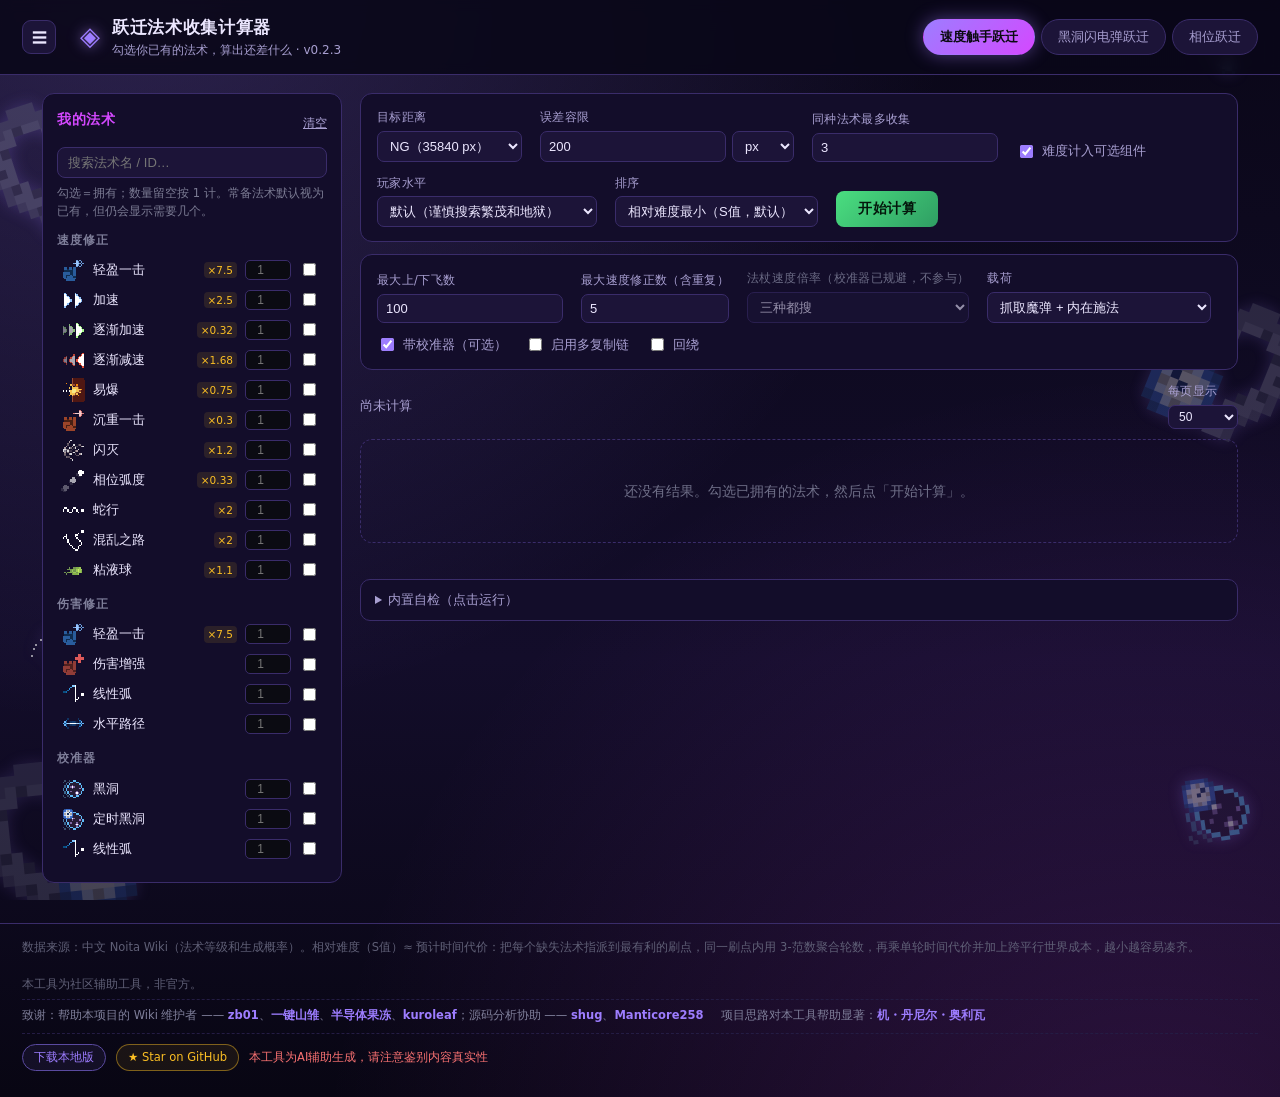
<file: index.html>
<!DOCTYPE html>
<html lang="zh-CN">
<head>
<meta charset="utf-8">
<meta name="viewport" content="width=device-width, initial-scale=1">
<title>跃迁法术收集计算器 v0.2.3 · Noita</title>
<style>
/* 跃迁法术收集计算器 —— 样式（黑底 + 荧光紫/绿点缀，贴近 Noita 观感） */
/* 与旧版跃迁计算器（v0.7）保持一致的主题变量 */
:root {
  --bg: #0a0718;
  --bg2: #130d2a;
  --card: #1c1438;
  --card2: #261a4a;
  --line: #3a2c6a;
  --line2: #5a4aa0;
  --txt: #ece7ff;
  --dim: #a89fd1;
  --accent: #9d7dff;
  --accent2: #d448ff;
  --ok: #4ade80;
  --warn: #f87171;
  --gold: #fbbf24;
}

* { box-sizing: border-box; }

[hidden] { display: none !important; }

body {
  margin: 0;
  background:
    radial-gradient(circle at 10% -10%, rgba(157, 125, 255, .25), transparent 50%),
    radial-gradient(circle at 90% 110%, rgba(212, 72, 255, .18), transparent 50%),
    linear-gradient(180deg, var(--bg), var(--bg2) 60%, #080613);
  color: var(--txt);
  font: 14px/1.6 "Microsoft YaHei", "PingFang SC", system-ui, -apple-system, "Segoe UI", sans-serif;
  min-height: 100vh;
}

/* ---------- 装饰层（沿用 v0.7 的构图，图标改为 Wiki 透明像素图） ---------- */
.deco-layer {
  position: fixed; inset: 0; pointer-events: none; z-index: 0; overflow: hidden;
  display: none;
}
.deco-layer.active { display: block; animation: decoIn .6s ease; }
@keyframes decoIn { from { opacity: 0; } to { opacity: 1; } }

.deco-layer .deco {
  position: absolute;
  image-rendering: pixelated;
  opacity: .22;
  filter: drop-shadow(0 0 8px rgba(157, 125, 255, .55));
}
.deco-layer .deco.t1 { left: -22px; top: 10%; width: 148px; transform: rotate(-18deg); opacity: .38; }
.deco-layer .deco.t2 { right: -26px; top: 32%; width: 158px; transform: rotate(22deg) scaleX(-1); opacity: .32; }
.deco-layer .deco.t3 { left: -34px; bottom: -26px; width: 176px; transform: rotate(-6deg); opacity: .26; }
.deco-layer .deco.fu { right: 3%; top: 4%; width: 40px; opacity: .6; animation: bob 3s ease-in-out infinite; }
.deco-layer .deco.fd { left: 2%; bottom: 26%; width: 36px; opacity: .55; animation: bob 2.4s ease-in-out infinite reverse; }
.deco-layer .deco.wn { right: 2%; bottom: 6%; width: 74px; opacity: .4; transform: rotate(-8deg); }

@keyframes bob {
  0%, 100% { transform: translateY(0); }
  50% { transform: translateY(-8px); }
}

/* 内容压在装饰层之上（layout 不设 z-index，避免困住移动端抽屉） */
.topbar, .layout, .foot { position: relative; }

/* ---------- 顶栏 ---------- */
.topbar {
  display: flex; align-items: center; gap: 24px; flex-wrap: wrap;
  padding: 14px 22px;
  border-bottom: 1px solid var(--line);
  background: rgba(10, 7, 24, .88);
  backdrop-filter: blur(6px);
  position: sticky; top: 0; z-index: 20;
}
.panel-toggle {
  display: grid; place-items: center;
  width: 34px; height: 34px; border-radius: 9px; cursor: pointer;
  background: var(--card); border: 1px solid var(--line); color: var(--txt);
  font-size: 15px; line-height: 1;
}
.panel-toggle:hover { border-color: var(--accent); color: var(--accent); }
.brand { display: flex; align-items: center; gap: 12px; }
.logo {
  font-size: 26px; color: var(--accent);
  text-shadow: 0 0 14px rgba(185, 140, 255, .7);
}
.topbar h1 { margin: 0; font-size: 17px; letter-spacing: .04em; font-weight: 600; }
.sub { margin: 0; color: var(--dim); font-size: 12px; }

.tabs { display: flex; gap: 6px; margin-left: auto; flex-wrap: wrap; }
.tab {
  padding: 8px 16px; border-radius: 999px; cursor: pointer;
  border: 1px solid var(--line); background: var(--card);
  color: var(--dim); font-size: 13px; transition: .18s;
}
.tab:hover { color: var(--txt); border-color: #3d3d55; }
.tab.active {
  color: #0a0a10; font-weight: 700;
  background: linear-gradient(135deg, var(--accent), var(--accent2));
  border-color: transparent;
  box-shadow: 0 0 18px rgba(157, 125, 255, .45);
}

/* ---------- 布局 ---------- */
.layout {
  display: grid; grid-template-columns: 300px minmax(0, 1fr);
  gap: 18px; padding: 18px 22px 40px; max-width: 1240px; margin: 0 auto;
}
body.panel-collapsed .layout { grid-template-columns: minmax(0, 1fr); }
body.panel-collapsed .panel { display: none; }

/* 移动端遮罩（面板展开时出现） */
.scrim {
  position: fixed; inset: 0; z-index: 55;
  background: rgba(4, 3, 12, .62); backdrop-filter: blur(2px);
}
.panel-close { display: none; }

/* ---------- 法术面板 ---------- */
.panel {
  background: var(--bg2); border: 1px solid var(--line); border-radius: 12px;
  padding: 14px; align-self: start; position: sticky; top: 86px;
  max-height: calc(100vh - 110px); display: flex; flex-direction: column;
}
.panel-head { display: flex; align-items: center; justify-content: space-between; }
.panel-head h2 { margin: 0 0 8px; font-size: 14px; letter-spacing: .05em; color: var(--accent2); }
.link {
  background: none; border: 0; color: var(--dim); cursor: pointer;
  font-size: 12px; text-decoration: underline; padding: 0;
}
.link:hover { color: var(--txt); }
.search {
  width: 100%; margin: 8px 0 6px; padding: 7px 10px;
  background: var(--card); border: 1px solid var(--line); border-radius: 8px;
  color: var(--txt); font-size: 13px; outline: none;
}
.search:focus { border-color: var(--accent); }
.hint { margin: 0 0 10px; color: #7a7a92; font-size: 11.5px; }
.spell-groups { overflow-y: auto; padding-right: 4px; }
.spell-groups::-webkit-scrollbar { width: 8px; }
.spell-groups::-webkit-scrollbar-thumb { background: #2b2b3d; border-radius: 4px; }

.sgroup { margin-bottom: 10px; }
.sgroup > h3 {
  margin: 0 0 6px; font-size: 11.5px; letter-spacing: .08em;
  color: #7f7f9a; text-transform: uppercase; font-weight: 600;
}
.sitem {
  display: flex; align-items: center; gap: 8px;
  padding: 3px 4px; border-radius: 7px; cursor: pointer;
}
.sitem:hover { background: var(--card2); }
.sitem.on { background: rgba(157, 125, 255, .14); }
.sitem img { width: 24px; height: 24px; image-rendering: pixelated; flex: 0 0 24px; }
.sitem .nm { flex: 1; font-size: 12.5px; white-space: nowrap; overflow: hidden; text-overflow: ellipsis; }
.sitem .tag { font-size: 10px; color: var(--accent2); border: 1px solid #2f5b46; border-radius: 4px; padding: 0 4px; }
.sitem .mul {
  font-size: 10.5px; color: var(--gold); flex: 0 0 auto;
  background: rgba(251, 191, 36, .1); border-radius: 4px; padding: 0 4px;
}
.sitem input[type=number] {
  width: 46px; padding: 2px 4px; text-align: center;
  background: #0b0b12; border: 1px solid var(--line); border-radius: 5px;
  color: var(--txt); font-size: 12px;
}
.sitem input[type=checkbox] { accent-color: var(--accent); }

/* ---------- 工作区 ---------- */
.workspace { min-width: 0; }
.params, .page-params {
  display: flex; flex-wrap: wrap; gap: 12px 18px; align-items: flex-end;
  background: var(--bg2); border: 1px solid var(--line); border-radius: 12px;
  padding: 14px 16px; margin-bottom: 12px;
}
.field { display: flex; flex-direction: column; gap: 4px; }
.field > span { font-size: 11.5px; color: var(--dim); letter-spacing: .03em; }
.field input, .field select {
  background: var(--card); border: 1px solid var(--line); border-radius: 7px;
  color: var(--txt); padding: 6px 8px; font-size: 13px; min-width: 110px; outline: none;
}
.field input:focus, .field select:focus { border-color: var(--accent); }
.field.small input, .field.small select { min-width: 70px; padding: 3px 6px; font-size: 12px; }
.field.ignored > span { color: #6b6b85; }
.field.ignored select { opacity: .6; }
.field .inline { display: flex; gap: 6px; }
.field .inline input { min-width: 78px; }
.field .inline select { min-width: 62px; }
.chk { display: flex; align-items: center; gap: 6px; font-size: 13px; color: var(--dim); cursor: pointer; }
.chk input { accent-color: var(--accent); }
button.primary {
  padding: 9px 22px; border-radius: 8px; border: 0; cursor: pointer;
  background: linear-gradient(135deg, var(--ok), #2f9e63);
  color: #04170c; font-weight: 700; font-size: 13.5px; letter-spacing: .04em;
}
button.primary:hover { filter: brightness(1.1); }
button.primary:active { transform: translateY(1px); }

/* ---------- 结果 ---------- */
.results-head {
  display: flex; align-items: center; gap: 12px; margin: 6px 0 10px;
  color: var(--dim); font-size: 12.5px;
}
.results-head .spacer { flex: 1; }
.results { display: flex; flex-direction: column; gap: 10px; }

.sol {
  background: var(--card); border: 1px solid var(--line); border-radius: 12px;
  padding: 12px 14px; transition: .15s;
}
.sol:hover { border-color: #3d3d55; }
.sol.over { border-color: #5a3a3a; }
.sol-head { display: flex; flex-wrap: wrap; gap: 10px; align-items: center; margin-bottom: 8px; }
.sol-idx {
  width: 26px; height: 26px; border-radius: 7px; display: grid; place-items: center;
  background: #22222f; color: var(--accent); font-weight: 700; font-size: 12px;
}
.metric { font-size: 12.5px; color: var(--dim); }
.metric b { color: var(--txt); font-weight: 600; }
.metric.good b { color: var(--ok); }
.metric.warn b { color: var(--gold); }
.metric.bad b { color: var(--warn); }
.badge {
  font-size: 11px; padding: 1px 7px; border-radius: 999px;
  border: 1px solid var(--line); color: var(--dim);
}
.badge.red { color: var(--warn); border-color: #5a2b2b; background: rgba(255, 107, 107, .08); }
.badge.gold { color: var(--gold); border-color: #5a4a22; background: rgba(255, 209, 102, .08); }
.badge.warn { color: #ffa94d; border-color: #5a3d22; background: rgba(255, 169, 77, .1); }
.badge.staff { display: inline-flex; align-items: center; gap: 5px; padding-left: 4px; }
.badge.staff img { width: 18px; height: 18px; image-rendering: pixelated; }

.row { display: flex; gap: 10px; align-items: flex-start; padding: 5px 0; border-top: 1px dashed #232332; }
.row:first-of-type { border-top: 0; }
.row-label {
  flex: 0 0 104px; font-size: 11.5px; color: #7f7f9a; padding-top: 5px;
  letter-spacing: .02em; white-space: nowrap;
}
@media (max-width: 620px) {
  .row { flex-direction: column; gap: 2px; }
  .row-label { flex: none; padding-top: 0; }
  .topbar { gap: 10px; padding: 10px 14px; }
  .topbar h1 { font-size: 15px; }
  .sub { display: none; }
  .tabs { margin-left: 0; width: 100%; }
  .tab { padding: 6px 12px; font-size: 12px; }
  .layout { padding: 12px 12px 32px; }
  .params, .page-params { padding: 12px; gap: 10px 14px; }
  .field input, .field select { min-width: 92px; }
}
.row-body { display: flex; flex-wrap: wrap; gap: 6px; align-items: center; }
.row.opt .row-label { color: #6b6b85; }
.row.opt .chip { opacity: .82; }
.chain-note { font-size: 11.5px; color: var(--accent2); margin-left: 4px; }
.warn-note { color: var(--gold); }

.chip {
  display: inline-flex; align-items: center; gap: 5px;
  background: var(--card2); border: 1px solid var(--line); border-radius: 999px;
  padding: 3px 9px 3px 4px; font-size: 12px;
}
.chip img { width: 18px; height: 18px; image-rendering: pixelated; }
.chip .cnt { color: var(--dim); font-size: 11px; }
.chip.miss { border-color: var(--warn); background: rgba(255, 107, 107, .1); }
.chip.miss .nm { color: #ffb3b3; }
.chip.miss .cnt { color: var(--warn); font-weight: 700; }
.chip.have { opacity: .55; }

.pager { display: flex; gap: 6px; flex-wrap: wrap; margin: 14px 0; }
.pager button {
  min-width: 32px; padding: 4px 9px; border-radius: 7px; cursor: pointer;
  background: var(--card); border: 1px solid var(--line); color: var(--dim); font-size: 12px;
}
.pager button.on { background: var(--accent); color: #0a0a10; border-color: transparent; font-weight: 700; }

.empty {
  padding: 40px 20px; text-align: center; color: #6f6f88;
  border: 1px dashed var(--line); border-radius: 12px;
}

/* ---------- 自检 ---------- */
.selftest {
  margin-top: 22px; border: 1px solid var(--line); border-radius: 10px;
  background: var(--bg2); padding: 10px 14px;
}
.selftest summary { cursor: pointer; color: var(--dim); font-size: 12.5px; }
.selftest pre {
  margin: 10px 0 0; padding: 10px; background: #06060a; border-radius: 8px;
  font-size: 11.5px; line-height: 1.55; color: #b9b9cc; max-height: 320px; overflow: auto;
  white-space: pre-wrap;
}

.foot {
  padding: 14px 22px 26px; color: #5f5f76; font-size: 11.5px;
  border-top: 1px solid var(--line);
  display: flex; flex-direction: column; gap: 6px;
}
.foot-main { display: flex; gap: 18px; flex-wrap: wrap; justify-content: space-between; }
.foot-credit {
  display: flex; gap: 18px; flex-wrap: wrap;
  color: #7f7f9a; border-top: 1px dashed #241c44; padding-top: 6px;
}
.foot-credit b { color: var(--accent); font-weight: 600; }

/* ---------- 页脚操作区：下载本地版 / 仓库 / AI 提示 ---------- */
.foot-actions {
  display: flex; flex-wrap: wrap; align-items: center; gap: 10px;
  margin-top: 2px; padding-top: 10px; border-top: 1px dashed #241c44;
}
.foot-btn {
  display: inline-flex; align-items: center; gap: 5px;
  padding: 4px 11px; border: 1px solid var(--line2); border-radius: 999px;
  background: rgba(157, 125, 255, .08); color: var(--accent);
  font-size: 11.5px; line-height: 1.5; text-decoration: none; cursor: pointer;
  transition: border-color .15s, background .15s, color .15s;
}
.foot-btn:hover {
  border-color: var(--accent); background: rgba(157, 125, 255, .18); color: var(--txt);
}
.foot-btn.github {
  color: var(--gold); border-color: rgba(251, 191, 36, .45); background: rgba(251, 191, 36, .07);
}
.foot-btn.github:hover {
  border-color: var(--gold); background: rgba(251, 191, 36, .16); color: var(--txt);
}
.foot-note { color: var(--warn); font-size: 11.5px; }

/* ---------- 移动端 / 窄屏 ---------- */
@media (max-width: 980px) {
  .layout { grid-template-columns: minmax(0, 1fr); }
  .panel {
    position: fixed; left: 0; top: 0; bottom: 0;
    width: min(86vw, 330px); z-index: 60;
    max-height: 100vh; border-radius: 0 14px 14px 0;
    box-shadow: 0 0 40px rgba(0, 0, 0, .6);
  }
  .panel-close { display: inline; }
}

@media (max-width: 620px) {
  .topbar { gap: 10px; padding: 10px 14px; }
  .topbar h1 { font-size: 15px; }
  .sub { display: none; }
  .tabs { margin-left: 0; width: 100%; }
  .tab { padding: 6px 12px; font-size: 12px; }
  .layout { padding: 12px 12px 32px; }
  .params, .page-params {
    display: grid; grid-template-columns: 1fr 1fr; gap: 10px 12px; padding: 12px;
  }
  .field { min-width: 0; }
  .field input, .field select { min-width: 0; width: 100%; }
  .field .inline { display: grid; grid-template-columns: 1fr 58px; gap: 6px; }
  .params .chk, .page-params .chk { grid-column: 1 / -1; }
  button.primary { grid-column: 1 / -1; }
  .results-head { flex-wrap: wrap; }
  .row { flex-direction: column; gap: 2px; }
  .row-label { flex: none; padding-top: 0; white-space: normal; }
}

/* ---------- 最佳策略徽章 + 弹窗 ---------- */
.plan-chip {
  display: inline-flex; align-items: center; gap: 7px;
  font: inherit; font-size: 12.5px; line-height: 1.4;
  padding: 2px 9px 2px 11px; border-radius: 999px;
  border: 1px solid var(--line); background: rgba(157, 125, 255, .08);
  color: var(--dim); cursor: pointer;
}
.plan-chip b { color: var(--accent); font-weight: 600; }
.plan-chip:hover { border-color: var(--accent); color: var(--txt); }
.plan-q {
  width: 15px; height: 15px; border-radius: 50%;
  border: 1px solid var(--line2);
  display: inline-flex; align-items: center; justify-content: center;
  font-size: 10px; line-height: 1; color: var(--dim);
}
.plan-chip:hover .plan-q { border-color: var(--accent); color: var(--accent); }
.modal-mask {
  position: fixed; inset: 0; background: rgba(6, 4, 16, .72);
  display: flex; align-items: center; justify-content: center; z-index: 999; padding: 16px;
}
.modal-box {
  max-width: 560px; width: 100%; max-height: 80vh; overflow: auto;
  background: var(--card); border: 1px solid var(--line2); border-radius: 12px;
  padding: 18px 20px; box-shadow: 0 20px 60px rgba(0, 0, 0, .6);
}
.modal-title { font-size: 15px; font-weight: 700; color: var(--accent2); margin-bottom: 10px; }
.modal-body { font-size: 12.5px; color: var(--dim); line-height: 1.7; }
.modal-body b { color: var(--txt); }
.modal-row { margin: 4px 0; }
.modal-row.best { color: var(--ok); }
.modal-sub { margin-top: 14px; padding-top: 10px; border-top: 1px solid var(--line); color: var(--txt); }
.modal-close {
  margin-top: 16px; padding: 6px 14px; border-radius: 8px; border: 1px solid var(--line2);
  background: var(--card2); color: var(--txt); cursor: pointer; font: inherit;
}
.modal-close:hover { border-color: var(--accent); }
.modal-note { margin: 6px 0 8px; font-size: 11.5px; color: #8a80b5; line-height: 1.6; }

</style>
</head>
<body>

<!-- 装饰层（图标为 Wiki 透明像素图，随页签切换） -->
<div class="deco-layer active" id="deco-tentacle" aria-hidden="true">
  <img class="deco t1" data-icon="TENTACLE_TIMER" alt="">
  <img class="deco t2" data-icon="TENTACLE_TIMER" alt="">
  <img class="deco t3" data-icon="TENTACLE_TIMER" alt="">
  <img class="deco fu" data-icon="FLY_UPWARDS" alt="">
  <img class="deco fd" data-icon="FLY_DOWNWARDS" alt="">
  <img class="deco wn" data-icon="BLACK_HOLE_DEATH_TRIGGER" alt="">
</div>

<div class="deco-layer" id="deco-blackflash" aria-hidden="true">
  <img class="deco t1" data-icon="BLACK_HOLE" alt="">
  <img class="deco t2" data-icon="LIGHTNING" alt="">
  <img class="deco t3" data-icon="BLACK_HOLE" alt="">
  <img class="deco fu" data-icon="LIFETIME" alt="">
  <img class="deco fd" data-icon="LIGHTNING" alt="">
  <img class="deco wn" data-icon="EXPLODING_DEER" alt="">
</div>

<div class="deco-layer" id="deco-phase" aria-hidden="true">
  <img class="deco t1" data-icon="MEGALASER" alt="">
  <img class="deco t2" data-icon="ADD_DEATH_TRIGGER" alt="">
  <img class="deco t3" data-icon="PHASING_ARC" alt="">
  <img class="deco fu" data-icon="ADD_DEATH_TRIGGER" alt="">
  <img class="deco fd" data-icon="PHASING_ARC" alt="">
  <img class="deco wn" data-icon="MEGALASER" alt="">
</div>


<header class="topbar">
  <button class="panel-toggle" id="panelToggle" title="展开 / 收起法术面板" aria-label="切换法术面板">☰</button>
  <div class="brand">
    <span class="logo">◈</span>
    <div>
      <h1>跃迁法术收集计算器</h1>
      <p class="sub">勾选你已有的法术，算出还差什么 · v0.2.3</p>
    </div>
  </div>
  <nav class="tabs" role="tablist">
    <button class="tab active" data-page="tentacle" role="tab">速度触手跃迁</button>
    <button class="tab" data-page="blackflash" role="tab">黑洞闪电弹跃迁</button>
    <button class="tab" data-page="phase" role="tab">相位跃迁</button>
  </nav>
</header>

<main class="layout">

  <!-- ============ 左：法术收集面板（可收回） ============ -->
  <aside class="panel" id="collectPanel">
    <div class="panel-head">
      <h2>我的法术</h2>
      <button class="link" id="clearOwned">清空</button>
      <button class="link panel-close" id="panelClose" title="收起面板">✕</button>
    </div>
    <input class="search" id="spellSearch" placeholder="搜索法术名 / ID…">
    <p class="hint">勾选＝拥有；数量留空按 1 计。常备法术默认视为已有，但仍会显示需要几个。</p>
    <div class="spell-groups" id="spellGroups"></div>
  </aside>

  <!-- ============ 右：工作区 ============ -->
  <section class="workspace">

    <!-- 公共参数 -->
    <div class="params">
      <label class="field">
        <span>目标距离</span>
        <select id="targetDist">
          <option value="35840">NG（35840 px）</option>
          <option value="32768">NG+（32768 px）</option>
          <option value="custom">自定义…</option>
        </select>
      </label>
      <label class="field" id="customDistWrap" hidden>
        <span>自定义距离</span>
        <input type="number" id="customDist" value="35840" min="1" step="1">
      </label>
      <label class="field">
        <span>误差容限</span>
        <span class="inline">
          <input type="number" id="tolerance" value="200" min="0" step="1">
          <select id="tolMode">
            <option value="abs">px</option>
            <option value="rel">%</option>
          </select>
        </span>
      </label>
      <label class="field">
        <span>同种法术最多收集</span>
        <input type="number" id="maxPerSpell" value="3" min="1" step="1">
      </label>
      <label class="chk" title="取消勾选后，校准器 / 零时 / 载荷等可选组件不计入收集难度"><input type="checkbox" id="countOptional" checked> 难度计入可选组件</label>
      <label class="field" title="只影响「被怪打断的代价」和「地狱要不要整轮扫」：地形系数（空隙 1 / 混合 2 / 固体 4）是客观量，不随熟练度变">
        <span>玩家水平</span>
        <select id="playerMode">
          <option value="default" selected>默认（谨慎搜索繁茂和地狱）</option>
          <option value="expert">熟练（已经掌握繁茂地狱地形）</option>
        </select>
      </label>
      <label class="field">
        <span>排序</span>
        <select id="sortMode">
          <option value="weight">相对难度最小（S值，默认）</option>
          <option value="error">误差最小</option>
        </select>
      </label>
      <button class="primary" id="solveBtn">开始计算</button>
    </div>

    <!-- 各页专属参数 -->
    <div class="page-params" id="pp-tentacle">
      <label class="field"><span>最大上/下飞数</span><input type="number" id="ttMaxUpDown" value="100" min="0"></label>
      <label class="field" title="按法术个数计：同种 n 个就占 n 个名额"><span>最大速度修正数（含重复）</span><input type="number" id="ttMaxMods" value="5" min="0" max="10"></label>
      <label class="field" id="ttStaffField" title="校准器会规避法杖的隐藏速度倍率，因此两者至多用一个"><span id="ttStaffLabel">法杖速度倍率</span>
        <select id="ttStaff">
          <option value="1">一般法杖 1.0（26 格）</option>
          <option value="1.25">迅捷之杖 1.25（19 格）</option>
          <option value="1.5">多重之杖 1.5（26 格）</option>
          <option value="any" selected>三种都搜</option>
        </select>
      </label>
      <label class="field"><span>载荷</span>
        <select id="ttPayload">
          <option value="grab" selected>抓取魔弹 + 内在施法</option>
          <option value="orbit">抓取魔弹 + 行星环绕 + 环绕拉帕</option>
        </select>
      </label>
      <label class="chk" title="用失效触发投射物 + 瞄准修正间接校准触手（可选，手动瞄准也能打）；启用后法杖倍率不参与计算"><input type="checkbox" id="ttCalibrator" checked> 带校准器（可选）</label>
      <label class="chk" title="默认只搜一条复制链"><input type="checkbox" id="ttMultiChain"> 启用多复制链</label>
      <label class="chk"><input type="checkbox" id="ttWrap"> 回绕</label>
    </div>

    <div class="page-params" id="pp-blackflash" hidden>
      <label class="field"><span>法杖速度倍率</span>
        <select id="bfStaff">
          <option value="1">一般法杖 1.0（26 格）</option>
          <option value="1.25">迅捷之杖 1.25（19 格）</option>
          <option value="1.5">多重之杖 1.5（26 格）</option>
          <option value="any" selected>三种都搜</option>
        </select>
      </label>
      <label class="field"><span>最大修正数</span><input type="number" id="bfMaxCorr" value="8" min="0" max="14"></label>
      <label class="field" title="按法术个数计：同种 n 个就占 n 个名额"><span>最大速度修正数（含重复）</span><input type="number" id="bfMaxSpeed" value="5" min="0" max="10"></label>
      <label class="field"><span>载荷</span>
        <select id="bfPayload">
          <option value="grab" selected>抓取魔弹 + 内在施法</option>
          <option value="orbit">抓取魔弹 + 行星环绕 + 环绕拉帕</option>
          <option value="swap">交换者 + 鹿诱饵 + 伤害修正</option>
        </select>
      </label>
      <label class="chk" title="黑洞必须飞出加载区（≥ 2048 px）才能让闪电弹不撞墙"><input type="checkbox" id="bfBhFar" checked> 黑洞远离加载区（≥2048 px）</label>
      <label class="chk" title="闪电弹存在时间过长会因重力严重下垂。开启后只保留时间修正 ≤ +75f 的配置（最多一个蓝表）"><input type="checkbox" id="bfLimitSag" checked> 限制闪电弹下垂（时间修正 ≤ +75f）</label>
    </div>

    <div class="page-params" id="pp-phase" hidden>
      <label class="field"><span>最大相位个数</span><input type="number" id="phMaxPhases" value="1600" min="1"></label>
      <label class="field"><span>载荷</span>
        <select id="phPayload">
          <option value="grab" selected>抓取魔弹 + 内在施法</option>
          <option value="orbit">抓取魔弹 + 行星环绕 + 环绕拉帕</option>
          <option value="swap">交换者 + 鹿诱饵 + 伤害修正</option>
        </select>
      </label>
      <label class="chk" title="校准器只是瞄准辅助，可以手动瞄准省掉"><input type="checkbox" id="phCalibrator" checked> 带校准器（可选）</label>
      <label class="chk" title="默认只搜一条复制链"><input type="checkbox" id="phMultiChain"> 启用多复制链</label>
      <label class="chk"><input type="checkbox" id="phWrap"> 回绕</label>
    </div>

    <!-- 结果区 -->
    <div class="results-head">
      <span id="resultStat">尚未计算</span>
      <span class="spacer"></span>
      <label class="field small"><span>每页显示</span>
        <select id="pageSize"><option>20</option><option selected>50</option><option>100</option></select>
      </label>
    </div>
    <div id="results" class="results"></div>
    <div class="pager" id="pager"></div>

    <!-- 自检 -->
    <details class="selftest">
      <summary>内置自检（点击运行）</summary>
      <button class="link" id="runSelftest">运行自检</button>
      <pre id="selftestOut"></pre>
    </details>
  </section>
</main>

<div class="scrim" id="scrim" hidden></div>

<footer class="foot">
  <div class="foot-main">
    <span>数据来源：中文 Noita Wiki（法术等级和生成概率）。相对难度（S值）≈ 预计时间代价：把每个缺失法术指派到最有利的刷点，同一刷点内用 3-范数聚合轮数，再乘单轮时间代价并加上跨平行世界成本，越小越容易凑齐。</span>
    <span>本工具为社区辅助工具，非官方。</span>
  </div>
  <div class="foot-credit">
    <span>致谢：帮助本项目的 Wiki 维护者 —— <b>zb01</b>、<b>一键山雏</b>、<b>半导体果冻</b>、<b>kuroleaf</b>；源码分析协助 —— <b>shug</b>、<b>Manticore258</b></span>
    <span id="pageCredit" hidden></span>
  </div>
  <div class="foot-actions">
    <a class="foot-btn" id="dl-offline-link" href="./" download="跃迁法术收集计算器GUI_v0.2.3.html">下载本地版</a>
    <a class="foot-btn github" href="https://github.com/DGTSAlight/noita-LDTWandCalculator-gui" target="_blank" rel="noopener noreferrer">★ Star on GitHub</a>
    <span class="foot-note">本工具为AI辅助生成，请注意鉴别内容真实性</span>
  </div>
</footer>

<script>window.SPELL_DATA = {
 "note": "tiers_raw = Wiki data-tier-weight（原始权重）；tiers_pct = Wiki 显示的概率百分比",
 "spells": [
  {
   "id": "LIGHT_SHOT",
   "role": "speed",
   "note": "轻盈一击 ×7.5",
   "guaranteed": false,
   "wiki_page": "轻盈一击",
   "sprite_index": 238,
   "status": "ok",
   "name_official": "轻巧魔弹",
   "type": "投射修正",
   "mana": "5",
   "price": "60",
   "tiers_raw": {
    "0": -1.0,
    "1": -1.0,
    "2": 0.3,
    "3": 0.5,
    "4": 0.4,
    "5": -1.0,
    "6": -1.0,
    "7": -1.0,
    "8": -1.0,
    "9": -1.0,
    "10": -1.0
   },
   "tiers_pct": {
    "0": 0.0,
    "1": 0.0,
    "2": 0.22,
    "3": 0.38,
    "4": 0.28,
    "5": 0.0,
    "6": 0.0,
    "7": 0.0,
    "8": 0.0,
    "9": 0.0,
    "10": 0.0
   },
   "fields": {
    "官方中文名": "轻巧魔弹",
    "类型": "投射修正",
    "法力消耗": "5",
    "施放延迟": "-3 ( -0.05 )",
    "抽取数": "1",
    "散射角度修正": "-6",
    "速度修正": "× 7.50",
    "后坐力": "-10",
    "投射物伤害": "-25",
    "爆炸半径": "-10",
    "基础价格": "60"
   },
   "roles": [
    "speed",
    "damage"
   ]
  },
  {
   "id": "SPEED",
   "role": "speed",
   "note": "加速 ×2.5",
   "guaranteed": false,
   "wiki_page": "加速",
   "sprite_index": 242,
   "status": "ok",
   "name_official": "加速",
   "type": "投射修正",
   "mana": "3",
   "price": "100",
   "tiers_raw": {
    "0": -1.0,
    "1": 1.0,
    "2": 0.5,
    "3": 0.5,
    "4": -1.0,
    "5": -1.0,
    "6": -1.0,
    "7": -1.0,
    "8": -1.0,
    "9": -1.0,
    "10": -1.0
   },
   "tiers_pct": {
    "0": 0.0,
    "1": 1.19,
    "2": 0.36,
    "3": 0.38,
    "4": 0.0,
    "5": 0.0,
    "6": 0.0,
    "7": 0.0,
    "8": 0.0,
    "9": 0.0,
    "10": 0.0
   },
   "fields": {
    "官方中文名": "加速",
    "类型": "投射修正",
    "法力消耗": "3",
    "抽取数": "1",
    "速度修正": "× 2.50",
    "基础价格": "100"
   },
   "roles": [
    "speed"
   ]
  },
  {
   "id": "ACCELERATING_SHOT",
   "role": "speed",
   "note": "逐渐加速 ×0.32",
   "guaranteed": false,
   "wiki_page": "逐渐加速",
   "sprite_index": 243,
   "status": "ok",
   "name_official": "加速魔弹",
   "type": "投射修正",
   "mana": "20",
   "price": "190",
   "tiers_raw": {
    "0": -1.0,
    "1": -1.0,
    "2": 0.5,
    "3": 0.4,
    "4": 1.0,
    "5": -1.0,
    "6": -1.0,
    "7": -1.0,
    "8": -1.0,
    "9": -1.0,
    "10": -1.0
   },
   "tiers_pct": {
    "0": 0.0,
    "1": 0.0,
    "2": 0.36,
    "3": 0.31,
    "4": 0.7,
    "5": 0.0,
    "6": 0.0,
    "7": 0.0,
    "8": 0.0,
    "9": 0.0,
    "10": 0.0
   },
   "fields": {
    "官方中文名": "加速魔弹",
    "类型": "投射修正",
    "法力消耗": "20",
    "施放延迟": "+8 ( +0.13 )",
    "抽取数": "1",
    "速度修正": "× 0.32",
    "后坐力": "+10",
    "基础价格": "190"
   },
   "roles": [
    "speed"
   ]
  },
  {
   "id": "DECELERATING_SHOT",
   "role": "speed",
   "note": "逐渐减速 ×1.68",
   "guaranteed": false,
   "wiki_page": "逐渐减速",
   "sprite_index": 244,
   "status": "ok",
   "name_official": "减速魔弹",
   "type": "投射修正",
   "mana": "10",
   "price": "80",
   "tiers_raw": {
    "0": -1.0,
    "1": -1.0,
    "2": 0.4,
    "3": 0.1,
    "4": 0.7,
    "5": -1.0,
    "6": -1.0,
    "7": -1.0,
    "8": -1.0,
    "9": -1.0,
    "10": -1.0
   },
   "tiers_pct": {
    "0": 0.0,
    "1": 0.0,
    "2": 0.29,
    "3": 0.08,
    "4": 0.49,
    "5": 0.0,
    "6": 0.0,
    "7": 0.0,
    "8": 0.0,
    "9": 0.0,
    "10": 0.0
   },
   "fields": {
    "官方中文名": "减速魔弹",
    "类型": "投射修正",
    "法力消耗": "10",
    "施放延迟": "-8 ( -0.13 )",
    "抽取数": "1",
    "速度修正": "× 1.68",
    "后坐力": "-10",
    "基础价格": "80"
   },
   "roles": [
    "speed"
   ]
  },
  {
   "id": "EXPLOSIVE_PROJECTILE",
   "role": "speed",
   "note": "易爆的投射物 ×0.75",
   "guaranteed": false,
   "wiki_page": "易爆的投射物",
   "sprite_index": 245,
   "status": "ok",
   "name_official": "易爆的投射物",
   "type": "投射修正",
   "mana": "30",
   "price": "120",
   "tiers_raw": {
    "0": -1.0,
    "1": -1.0,
    "2": 1.0,
    "3": 1.0,
    "4": 0.8,
    "5": -1.0,
    "6": -1.0,
    "7": -1.0,
    "8": -1.0,
    "9": -1.0,
    "10": -1.0
   },
   "tiers_pct": {
    "0": 0.0,
    "1": 0.0,
    "2": 0.73,
    "3": 0.77,
    "4": 0.56,
    "5": 0.0,
    "6": 0.0,
    "7": 0.0,
    "8": 0.0,
    "9": 0.0,
    "10": 0.0
   },
   "fields": {
    "官方中文名": "易爆的投射物",
    "类型": "投射修正",
    "法力消耗": "30",
    "施放延迟": "+40 ( +0.67 )",
    "抽取数": "1",
    "速度修正": "× 0.75",
    "后坐力": "+30",
    "爆炸伤害": "+5",
    "爆炸半径": "+15",
    "基础价格": "120"
   },
   "roles": [
    "speed"
   ]
  },
  {
   "id": "HEAVY_SHOT",
   "role": "speed",
   "note": "沉重一击 ×0.3",
   "guaranteed": false,
   "wiki_page": "沉重一击",
   "sprite_index": 237,
   "status": "ok",
   "name_official": "沉重一击",
   "type": "投射修正",
   "mana": "7",
   "price": "150",
   "tiers_raw": {
    "0": -1.0,
    "1": -1.0,
    "2": 0.4,
    "3": 0.4,
    "4": 0.5,
    "5": -1.0,
    "6": -1.0,
    "7": -1.0,
    "8": -1.0,
    "9": -1.0,
    "10": -1.0
   },
   "tiers_pct": {
    "0": 0.0,
    "1": 0.0,
    "2": 0.29,
    "3": 0.31,
    "4": 0.35,
    "5": 0.0,
    "6": 0.0,
    "7": 0.0,
    "8": 0.0,
    "9": 0.0,
    "10": 0.0
   },
   "fields": {
    "官方中文名": "沉重一击",
    "类型": "投射修正",
    "法力消耗": "7",
    "施放延迟": "+10 ( +0.17 )",
    "抽取数": "1",
    "速度修正": "× 0.30",
    "后坐力": "+50",
    "投射物伤害": "+43.75",
    "基础价格": "150"
   },
   "roles": [
    "speed"
   ]
  },
  {
   "id": "FIZZLE",
   "role": "speed",
   "note": "闪灭 ×1.2",
   "guaranteed": false,
   "wiki_page": "闪灭",
   "sprite_index": 306,
   "status": "ok",
   "name_official": "闪灭",
   "type": "投射修正",
   "mana": "0",
   "price": "0",
   "tiers_raw": {
    "0": -1.0,
    "1": -1.0,
    "2": -1.0,
    "3": 0.4,
    "4": 0.3,
    "5": 0.1,
    "6": -1.0,
    "7": -1.0,
    "8": -1.0,
    "9": -1.0,
    "10": -1.0
   },
   "tiers_pct": {
    "0": 0.0,
    "1": 0.0,
    "2": 0.0,
    "3": 0.31,
    "4": 0.21,
    "5": 0.08,
    "6": 0.0,
    "7": 0.0,
    "8": 0.0,
    "9": 0.0,
    "10": 0.0
   },
   "fields": {
    "官方中文名": "闪灭",
    "类型": "投射修正",
    "法力消耗": "0",
    "施放延迟": "-10 ( -0.17 )",
    "抽取数": "1",
    "速度修正": "× 1.20",
    "基础价格": "0"
   },
   "roles": [
    "speed"
   ]
  },
  {
   "id": "PHASING_ARC",
   "role": "speed",
   "note": "相位弧度 ×0.33，相位跃迁核心",
   "guaranteed": false,
   "wiki_page": "相位弧度",
   "sprite_index": 212,
   "status": "ok",
   "name_official": "相位弧度",
   "type": "投射修正",
   "mana": "2",
   "price": "170",
   "tiers_raw": {
    "0": -1.0,
    "1": -1.0,
    "2": 0.2,
    "3": 0.3,
    "4": 0.6,
    "5": 0.1,
    "6": -1.0,
    "7": -1.0,
    "8": -1.0,
    "9": -1.0,
    "10": -1.0
   },
   "tiers_pct": {
    "0": 0.0,
    "1": 0.0,
    "2": 0.15,
    "3": 0.23,
    "4": 0.42,
    "5": 0.08,
    "6": 0.0,
    "7": 0.0,
    "8": 0.0,
    "9": 0.0,
    "10": 0.0
   },
   "fields": {
    "官方中文名": "相位弧度",
    "类型": "投射修正",
    "法力消耗": "2",
    "施放延迟": "-12 ( -0.20 )",
    "抽取数": "1",
    "存在时间修正 ⓘ": "+80",
    "速度修正": "× 0.33",
    "基础价格": "170"
   },
   "roles": [
    "speed",
    "copy"
   ]
  },
  {
   "id": "SINEWAVE",
   "role": "speed",
   "note": "蛇行 ×2",
   "guaranteed": false,
   "wiki_page": "蛇行",
   "sprite_index": 201,
   "status": "ok",
   "name_official": "蛇行",
   "type": "投射修正",
   "mana": "0",
   "price": "10",
   "tiers_raw": {
    "0": -1.0,
    "1": -1.0,
    "2": 0.4,
    "3": -1.0,
    "4": 0.55,
    "5": -1.0,
    "6": 0.4,
    "7": -1.0,
    "8": -1.0,
    "9": -1.0,
    "10": -1.0
   },
   "tiers_pct": {
    "0": 0.0,
    "1": 0.0,
    "2": 0.29,
    "3": 0.0,
    "4": 0.38,
    "5": 0.0,
    "6": 0.49,
    "7": 0.0,
    "8": 0.0,
    "9": 0.0,
    "10": 0.0
   },
   "fields": {
    "官方中文名": "蛇行",
    "类型": "投射修正",
    "法力消耗": "0",
    "抽取数": "1",
    "速度修正": "× 2.00",
    "基础价格": "10"
   },
   "roles": [
    "speed"
   ]
  },
  {
   "id": "CHAOTIC_ARC",
   "role": "speed",
   "note": "混沌轨迹（v0.7 叫法）／Wiki 页面「混沌路径」、官方中文名「混乱之路」，×2.0",
   "guaranteed": false,
   "wiki_page": "混乱之路",
   "sprite_index": 202,
   "status": "ok",
   "name_official": "混乱之路",
   "type": "投射修正",
   "mana": "0",
   "price": "10",
   "tiers_raw": {
    "0": -1.0,
    "1": 0.4,
    "2": -1.0,
    "3": 0.55,
    "4": -1.0,
    "5": 0.4,
    "6": -1.0,
    "7": -1.0,
    "8": -1.0,
    "9": -1.0,
    "10": -1.0
   },
   "tiers_pct": {
    "0": 0.0,
    "1": 0.48,
    "2": 0.0,
    "3": 0.42,
    "4": 0.0,
    "5": 0.32,
    "6": 0.0,
    "7": 0.0,
    "8": 0.0,
    "9": 0.0,
    "10": 0.0
   },
   "fields": {
    "官方中文名": "混乱之路",
    "类型": "投射修正",
    "法力消耗": "0",
    "抽取数": "1",
    "速度修正": "× 2.00",
    "基础价格": "10"
   },
   "roles": [
    "speed"
   ]
  },
  {
   "id": "LIFETIME",
   "role": "time",
   "note": "延长存在时间（蓝表）",
   "guaranteed": false,
   "wiki_page": "延长存在时间",
   "sprite_index": 186,
   "status": "ok",
   "name_official": "延长存在时间",
   "type": "投射修正",
   "mana": "40",
   "price": "250",
   "tiers_raw": {
    "0": -1.0,
    "1": -1.0,
    "2": -1.0,
    "3": 0.5,
    "4": 0.5,
    "5": 0.5,
    "6": 0.75,
    "7": -1.0,
    "8": -1.0,
    "9": -1.0,
    "10": 0.1
   },
   "tiers_pct": {
    "0": 0.0,
    "1": 0.0,
    "2": 0.0,
    "3": 0.38,
    "4": 0.35,
    "5": 0.4,
    "6": 0.91,
    "7": 0.0,
    "8": 0.0,
    "9": 0.0,
    "10": 0.17
   },
   "fields": {
    "官方中文名": "延长存在时间",
    "类型": "投射修正",
    "法力消耗": "40",
    "施放延迟": "+13 ( +0.22 )",
    "抽取数": "1",
    "存在时间修正 ⓘ": "+75",
    "基础价格": "250"
   },
   "roles": [
    "time"
   ]
  },
  {
   "id": "LIFETIME_DOWN",
   "role": "time",
   "note": "缩减存在时间（红表）",
   "guaranteed": false,
   "wiki_page": "缩减存在时间",
   "sprite_index": 187,
   "status": "ok",
   "name_official": "缩减存在时间",
   "type": "投射修正",
   "mana": "10",
   "price": "90",
   "tiers_raw": {
    "0": -1.0,
    "1": -1.0,
    "2": -1.0,
    "3": 0.5,
    "4": 0.5,
    "5": 0.75,
    "6": 0.5,
    "7": -1.0,
    "8": -1.0,
    "9": -1.0,
    "10": 0.1
   },
   "tiers_pct": {
    "0": 0.0,
    "1": 0.0,
    "2": 0.0,
    "3": 0.38,
    "4": 0.35,
    "5": 0.6,
    "6": 0.61,
    "7": 0.0,
    "8": 0.0,
    "9": 0.0,
    "10": 0.17
   },
   "fields": {
    "官方中文名": "缩减存在时间",
    "类型": "投射修正",
    "法力消耗": "10",
    "施放延迟": "-15 ( -0.25 )",
    "抽取数": "1",
    "存在时间修正 ⓘ": "-42",
    "基础价格": "90"
   },
   "roles": [
    "time"
   ]
  },
  {
   "id": "ZERO_DAMAGE",
   "role": "time",
   "note": "无害化 +280f",
   "guaranteed": false,
   "wiki_page": "无害化",
   "sprite_index": 236,
   "status": "ok",
   "name_official": "",
   "type": "",
   "mana": "",
   "price": "50",
   "tiers_raw": {
    "0": -1.0,
    "1": -1.0,
    "2": -1.0,
    "3": 0.3,
    "4": 0.3,
    "5": 0.6,
    "6": -1.0,
    "7": -1.0,
    "8": -1.0,
    "9": -1.0,
    "10": 0.3
   },
   "tiers_pct": {
    "0": 0.0,
    "1": 0.0,
    "2": 0.0,
    "3": 0.23,
    "4": 0.21,
    "5": 0.48,
    "6": 0.0,
    "7": 0.0,
    "8": 0.0,
    "9": 0.0,
    "10": 0.5
   },
   "fields": {
    "抽取数": "1",
    "存在时间修正 ⓘ": "+280",
    "后坐力": "-10",
    "暴击率": "= 0",
    "投射物伤害": "=0",
    "雷电伤害": "=0",
    "冰冻伤害": "=0",
    "爆炸伤害": "=0",
    "基础价格": "50"
   },
   "roles": [
    "time"
   ]
  },
  {
   "id": "FLY_UPWARDS",
   "role": "copy",
   "note": "向上飞行 ×1.2 不受限",
   "guaranteed": false,
   "wiki_page": "向上飞行",
   "sprite_index": 207,
   "status": "ok",
   "name_official": "向上飞行",
   "type": "投射修正",
   "mana": "0",
   "price": "20",
   "tiers_raw": {
    "0": -1.0,
    "1": -1.0,
    "2": 0.3,
    "3": -1.0,
    "4": 0.45,
    "5": -1.0,
    "6": 0.3,
    "7": -1.0,
    "8": -1.0,
    "9": -1.0,
    "10": -1.0
   },
   "tiers_pct": {
    "0": 0.0,
    "1": 0.0,
    "2": 0.22,
    "3": 0.0,
    "4": 0.31,
    "5": 0.0,
    "6": 0.37,
    "7": 0.0,
    "8": 0.0,
    "9": 0.0,
    "10": 0.0
   },
   "fields": {
    "官方中文名": "向上飞行",
    "类型": "投射修正",
    "法力消耗": "0",
    "施放延迟": "-8 ( -0.13 )",
    "抽取数": "1",
    "速度修正": "× 1.20",
    "基础价格": "20"
   },
   "roles": [
    "copy"
   ]
  },
  {
   "id": "FLY_DOWNWARDS",
   "role": "copy",
   "note": "向下飞行 ×1.2 不受限",
   "guaranteed": false,
   "wiki_page": "向下飞行",
   "sprite_index": 206,
   "status": "ok",
   "name_official": "向下飞行",
   "type": "投射修正",
   "mana": "0",
   "price": "30",
   "tiers_raw": {
    "0": -1.0,
    "1": 0.3,
    "2": -1.0,
    "3": 0.45,
    "4": -1.0,
    "5": 0.3,
    "6": -1.0,
    "7": -1.0,
    "8": -1.0,
    "9": -1.0,
    "10": -1.0
   },
   "tiers_pct": {
    "0": 0.0,
    "1": 0.36,
    "2": 0.0,
    "3": 0.35,
    "4": 0.0,
    "5": 0.24,
    "6": 0.0,
    "7": 0.0,
    "8": 0.0,
    "9": 0.0,
    "10": 0.0
   },
   "fields": {
    "官方中文名": "向下飞行",
    "类型": "投射修正",
    "法力消耗": "0",
    "施放延迟": "-8 ( -0.13 )",
    "抽取数": "1",
    "速度修正": "× 1.20",
    "基础价格": "30"
   },
   "roles": [
    "copy"
   ]
  },
  {
   "id": "TENTACLE_TIMER",
   "role": "carrier",
   "note": "定时触手（页面名：召唤触手）",
   "guaranteed": false,
   "wiki_page": "召唤触手",
   "sprite_index": 73,
   "status": "ok",
   "name_official": "带有定时的触手",
   "type": "投射物",
   "mana": "20",
   "price": "250",
   "tiers_raw": {
    "0": -1.0,
    "1": -1.0,
    "2": -1.0,
    "3": 0.6,
    "4": 0.8,
    "5": 0.6,
    "6": 0.7,
    "7": -1.0,
    "8": -1.0,
    "9": -1.0,
    "10": -1.0
   },
   "tiers_pct": {
    "0": 0.0,
    "1": 0.0,
    "2": 0.0,
    "3": 0.46,
    "4": 0.56,
    "5": 0.48,
    "6": 0.85,
    "7": 0.0,
    "8": 0.0,
    "9": 0.0,
    "10": 0.0
   },
   "fields": {
    "官方中文名": "带有定时的触手",
    "类型": "投射物",
    "法力消耗": "20",
    "施放延迟": "+40 ( +0.67 )",
    "抽取数": "1",
    "近战伤害": "20",
    "存在时间 ⓘ": "60f",
    "定时时间": "20",
    "造成伤害间隔帧数": "1",
    "初始速度": "8",
    "散射角度": "0.00",
    "重力": "0",
    "空气阻力": "0.55",
    "质量": "0.08",
    "解锁条件": "收集 真理魔球",
    "基础价格": "250"
   },
   "roles": [
    "carrier"
   ]
  },
  {
   "id": "BLACK_HOLE",
   "role": "carrier",
   "note": "黑洞",
   "guaranteed": false,
   "wiki_page": "黑洞",
   "sprite_index": 16,
   "status": "ok",
   "name_official": "",
   "type": "",
   "mana": "",
   "price": "200",
   "tiers_raw": {
    "0": 0.8,
    "1": -1.0,
    "2": 0.8,
    "3": -1.0,
    "4": 0.8,
    "5": 0.8,
    "6": -1.0,
    "7": -1.0,
    "8": -1.0,
    "9": -1.0,
    "10": -1.0
   },
   "tiers_pct": {
    "0": 1.8,
    "1": 0.0,
    "2": 0.58,
    "3": 0.0,
    "4": 0.56,
    "5": 0.64,
    "6": 0.0,
    "7": 0.0,
    "8": 0.0,
    "9": 0.0,
    "10": 0.0
   },
   "fields": {
    "爆炸半径": "1",
    "爆炸破坏等级": "10",
    "爆炸射线能量": "0",
    "存在时间 ⓘ": "113f ~",
    "造成伤害间隔帧数": "1",
    "无自伤时长": "10",
    "初始速度": "40",
    "散射角度": "0.00",
    "重力": "0",
    "空气阻力": "-0.2",
    "质量": "0.3",
    "基础价格": "200"
   },
   "roles": [
    "carrier",
    "calibrator"
   ]
  },
  {
   "id": "BLACK_HOLE_DEATH_TRIGGER",
   "role": "carrier",
   "note": "失效触发黑洞（教程称「定时触发黑洞」，Wiki 明确说明其角标沿用定时角标）",
   "guaranteed": false,
   "wiki_page": "黑洞",
   "sprite_index": 17,
   "status": "ok",
   "name_official": "带有死亡触发的黑洞",
   "type": "投射物",
   "mana": "200",
   "price": "220",
   "tiers_raw": {
    "0": -1.0,
    "1": -1.0,
    "2": 0.5,
    "3": -1.0,
    "4": 0.5,
    "5": 0.5,
    "6": 0.5,
    "7": -1.0,
    "8": -1.0,
    "9": -1.0,
    "10": -1.0
   },
   "tiers_pct": {
    "0": 0.0,
    "1": 0.0,
    "2": 0.36,
    "3": 0.0,
    "4": 0.35,
    "5": 0.4,
    "6": 0.61,
    "7": 0.0,
    "8": 0.0,
    "9": 0.0,
    "10": 0.0
   },
   "fields": {
    "官方中文名": "带有死亡触发的黑洞",
    "类型": "投射物",
    "使用次数": "3",
    "可否无限次数": "否",
    "法力消耗": "200",
    "施放延迟": "+90 ( +1.50 )",
    "抽取数": "1",
    "效果": "摧毁一切被吸入的 材料",
    "爆炸半径": "1",
    "爆炸破坏等级": "10",
    "爆炸射线能量": "0",
    "存在时间 ⓘ": "113f ~",
    "造成伤害间隔帧数": "1",
    "无自伤时长": "10",
    "初始速度": "40",
    "散射角度": "0.00",
    "重力": "0",
    "空气阻力": "-0.2",
    "质量": "0.3",
    "基础价格": "220"
   },
   "roles": [
    "carrier",
    "calibrator"
   ]
  },
  {
   "id": "LIGHTNING",
   "role": "carrier",
   "note": "闪电弹",
   "guaranteed": false,
   "wiki_page": "闪电弹",
   "sprite_index": 62,
   "status": "ok",
   "name_official": "",
   "type": "",
   "mana": "",
   "price": "250",
   "tiers_raw": {
    "0": -1.0,
    "1": 1.0,
    "2": 0.9,
    "3": -1.0,
    "4": -1.0,
    "5": 0.7,
    "6": 1.0,
    "7": -1.0,
    "8": -1.0,
    "9": -1.0,
    "10": -1.0
   },
   "tiers_pct": {
    "0": 0.0,
    "1": 1.19,
    "2": 0.65,
    "3": 0.0,
    "4": 0.0,
    "5": 0.56,
    "6": 1.22,
    "7": 0.0,
    "8": 0.0,
    "9": 0.0,
    "10": 0.0
   },
   "fields": {
    "雷电伤害": "25",
    "爆炸半径": "35",
    "存在时间 ⓘ": "2f",
    "造成伤害间隔帧数": "1",
    "初始速度": "60",
    "散射角度": "0.00",
    "重力": "400",
    "空气阻力": "0.55",
    "质量": "0.05",
    "基础价格": "250"
   },
   "roles": [
    "carrier"
   ]
  },
  {
   "id": "SLOW_BULLET_TIMER",
   "role": "carrier",
   "note": "定时能量球 100f",
   "guaranteed": false,
   "wiki_page": "能量球",
   "sprite_index": 14,
   "status": "ok",
   "name_official": "带有定时的能量球",
   "type": "投射物",
   "mana": "50",
   "price": "200",
   "tiers_raw": {
    "0": -1.0,
    "1": 0.5,
    "2": 0.5,
    "3": 0.5,
    "4": 0.5,
    "5": 1.0,
    "6": 1.0,
    "7": -1.0,
    "8": -1.0,
    "9": -1.0,
    "10": -1.0
   },
   "tiers_pct": {
    "0": 0.0,
    "1": 0.59,
    "2": 0.36,
    "3": 0.38,
    "4": 0.35,
    "5": 0.8,
    "6": 1.22,
    "7": 0.0,
    "8": 0.0,
    "9": 0.0,
    "10": 0.0
   },
   "fields": {
    "官方中文名": "带有定时的能量球",
    "类型": "投射物",
    "法力消耗": "50",
    "施放延迟": "+6 ( +0.10 )",
    "抽取数": "1",
    "散射角度修正": "+3.6",
    "后坐力": "+20",
    "投射物伤害": "11.25",
    "爆炸伤害": "4.5",
    "爆炸半径": "15",
    "爆炸破坏等级": "10",
    "爆炸射线能量": "350000",
    "存在时间 ⓘ": "43f ~",
    "定时时间": "100",
    "初始速度": "180 - 240",
    "散射角度": "1.72",
    "重力": "0",
    "空气阻力": "1",
    "质量": "0.09",
    "基础价格": "200"
   },
   "roles": [
    "carrier"
   ]
  },
  {
   "id": "LARPA_CHAOS",
   "role": "limit",
   "note": "混沌拉帕 300f",
   "guaranteed": false,
   "wiki_page": "混沌拉帕",
   "sprite_index": 386,
   "status": "ok",
   "name_official": "混沌拉帕",
   "type": "投射修正",
   "mana": "100",
   "price": "260",
   "tiers_raw": {
    "0": -1.0,
    "1": -1.0,
    "2": 0.1,
    "3": 0.2,
    "4": 0.3,
    "5": 0.4,
    "6": -1.0,
    "7": -1.0,
    "8": -1.0,
    "9": -1.0,
    "10": 0.2
   },
   "tiers_pct": {
    "0": 0.0,
    "1": 0.0,
    "2": 0.07,
    "3": 0.15,
    "4": 0.21,
    "5": 0.32,
    "6": 0.0,
    "7": 0.0,
    "8": 0.0,
    "9": 0.0,
    "10": 0.33
   },
   "fields": {
    "官方中文名": "混沌拉帕",
    "类型": "投射修正",
    "法力消耗": "100",
    "施放延迟": "+15 ( +0.25 )",
    "抽取数": "1",
    "最大存在时间限制": "300",
    "基础价格": "260"
   },
   "roles": [
    "limit"
   ]
  },
  {
   "id": "LARPA_CHAOS_2",
   "role": "limit",
   "note": "页面名「复制轨迹」，教程称混沌拉帕2 200f（待核对）",
   "guaranteed": false,
   "wiki_page": "复制轨迹",
   "sprite_index": 389,
   "status": "ok",
   "name_official": "复制轨迹",
   "type": "投射修正",
   "mana": "150",
   "price": "300",
   "tiers_raw": {
    "0": -1.0,
    "1": -1.0,
    "2": -1.0,
    "3": 0.1,
    "4": -1.0,
    "5": 0.4,
    "6": -1.0,
    "7": -1.0,
    "8": -1.0,
    "9": -1.0,
    "10": 0.1
   },
   "tiers_pct": {
    "0": 0.0,
    "1": 0.0,
    "2": 0.0,
    "3": 0.08,
    "4": 0.0,
    "5": 0.32,
    "6": 0.0,
    "7": 0.0,
    "8": 0.0,
    "9": 0.0,
    "10": 0.17
   },
   "fields": {
    "官方中文名": "复制轨迹",
    "类型": "投射修正",
    "法力消耗": "150",
    "施放延迟": "+20 ( +0.33 )",
    "抽取数": "1",
    "最大存在时间限制": "200",
    "解锁条件": "打开 黑暗宝箱",
    "基础价格": "300"
   },
   "roles": [
    "limit"
   ]
  },
  {
   "id": "ENERGY_SHIELD_SHOT",
   "role": "limit",
   "note": "投射物能量盾（限制最大存在时间）",
   "guaranteed": false,
   "wiki_page": "投射物能量盾",
   "sprite_index": 353,
   "status": "ok",
   "name_official": "投射物能量盾",
   "type": "投射修正",
   "mana": "5",
   "price": "180",
   "tiers_raw": {
    "0": -1.0,
    "1": -1.0,
    "2": 0.3,
    "3": 0.3,
    "4": 0.5,
    "5": 0.4,
    "6": 0.3,
    "7": -1.0,
    "8": -1.0,
    "9": -1.0,
    "10": -1.0
   },
   "tiers_pct": {
    "0": 0.0,
    "1": 0.0,
    "2": 0.22,
    "3": 0.23,
    "4": 0.35,
    "5": 0.32,
    "6": 0.37,
    "7": 0.0,
    "8": 0.0,
    "9": 0.0,
    "10": 0.0
   },
   "fields": {
    "官方中文名": "投射物能量盾",
    "类型": "投射修正",
    "法力消耗": "5",
    "抽取数": "1",
    "速度修正": "× 0.40",
    "最大存在时间限制": "150-250",
    "基础价格": "180"
   },
   "roles": [
    "limit"
   ]
  },
  {
   "id": "TELEPORT_PROJECTILE_CLOSER",
   "role": "payload",
   "note": "抓取魔弹",
   "guaranteed": false,
   "wiki_page": "抓取魔弹",
   "sprite_index": 147,
   "status": "ok",
   "name_official": "",
   "type": "",
   "mana": "",
   "price": "130",
   "tiers_raw": {
    "0": 0.4,
    "1": 0.6,
    "2": 0.6,
    "3": -1.0,
    "4": 0.7,
    "5": 0.4,
    "6": 0.4,
    "7": -1.0,
    "8": -1.0,
    "9": -1.0,
    "10": -1.0
   },
   "tiers_pct": {
    "0": 0.9,
    "1": 0.71,
    "2": 0.44,
    "3": 0.0,
    "4": 0.49,
    "5": 0.32,
    "6": 0.49,
    "7": 0.0,
    "8": 0.0,
    "9": 0.0,
    "10": 0.0
   },
   "fields": {
    "爆炸半径": "2",
    "爆炸破坏等级": "10",
    "爆炸射线能量": "40000",
    "存在时间 ⓘ": "33f ~",
    "无自伤时长": "6",
    "初始速度": "750 - 850",
    "散射角度": "0.00",
    "重力": "200",
    "空气阻力": "1.7",
    "质量": "0.04",
    "基础价格": "130"
   },
   "roles": [
    "payload"
   ]
  },
  {
   "id": "CASTER_CAST",
   "role": "payload",
   "note": "内在施法",
   "guaranteed": false,
   "wiki_page": "内在施法",
   "sprite_index": 129,
   "status": "ok",
   "name_official": "随心法术",
   "type": "实用",
   "mana": "10",
   "price": "70",
   "tiers_raw": {
    "0": -1.0,
    "1": -1.0,
    "2": 0.2,
    "3": -1.0,
    "4": 0.2,
    "5": 0.4,
    "6": 0.4,
    "7": -1.0,
    "8": -1.0,
    "9": -1.0,
    "10": 0.2
   },
   "tiers_pct": {
    "0": 0.0,
    "1": 0.0,
    "2": 0.15,
    "3": 0.0,
    "4": 0.14,
    "5": 0.32,
    "6": 0.49,
    "7": 0.0,
    "8": 0.0,
    "9": 0.0,
    "10": 0.33
   },
   "fields": {
    "官方中文名": "随心法术",
    "类型": "实用",
    "法力消耗": "10",
    "抽取数": "1",
    "散射角度修正": "-24",
    "基础价格": "70"
   },
   "roles": [
    "payload"
   ]
  },
  {
   "id": "SWAPPER_PROJECTILE",
   "role": "payload",
   "note": "交换者",
   "guaranteed": false,
   "wiki_page": "交换者",
   "sprite_index": 146,
   "status": "ok",
   "name_official": "",
   "type": "",
   "mana": "",
   "price": "100",
   "tiers_raw": {
    "0": 0.05,
    "1": 0.05,
    "2": 0.1,
    "3": -1.0,
    "4": 0.4,
    "5": 0.4,
    "6": 0.1,
    "7": -1.0,
    "8": -1.0,
    "9": -1.0,
    "10": -1.0
   },
   "tiers_pct": {
    "0": 0.11,
    "1": 0.06,
    "2": 0.07,
    "3": 0.0,
    "4": 0.28,
    "5": 0.32,
    "6": 0.12,
    "7": 0.0,
    "8": 0.0,
    "9": 0.0,
    "10": 0.0
   },
   "fields": {
    "爆炸半径": "2",
    "爆炸破坏等级": "10",
    "爆炸射线能量": "40000",
    "存在时间 ⓘ": "33f ~",
    "初始速度": "750 - 850",
    "散射角度": "0.00",
    "重力": "200",
    "空气阻力": "1.7",
    "质量": "0.04",
    "基础价格": "100"
   },
   "roles": [
    "payload"
   ]
  },
  {
   "id": "EXPLODING_DEER",
   "role": "payload",
   "note": "召唤鹿诱饵",
   "guaranteed": false,
   "wiki_page": "召唤鹿诱饵",
   "sprite_index": 56,
   "status": "ok",
   "name_official": "",
   "type": "",
   "mana": "",
   "price": "170",
   "tiers_raw": {
    "0": -1.0,
    "1": -1.0,
    "2": -1.0,
    "3": 0.6,
    "4": 0.6,
    "5": 0.6,
    "6": -1.0,
    "7": -1.0,
    "8": -1.0,
    "9": -1.0,
    "10": -1.0
   },
   "tiers_pct": {
    "0": 0.0,
    "1": 0.0,
    "2": 0.0,
    "3": 0.46,
    "4": 0.42,
    "5": 0.48,
    "6": 0.0,
    "7": 0.0,
    "8": 0.0,
    "9": 0.0,
    "10": 0.0
   },
   "fields": {
    "施放延迟": "+80 ( +1.33 )",
    "存在时间 ⓘ": "∞",
    "造成伤害间隔帧数": "2",
    "初始速度": "250 - 280",
    "弹跳次数": "4",
    "散射角度": "2.86",
    "重力": "400",
    "空气阻力": "0.55",
    "质量": "0.05",
    "解锁条件": "收集 真理魔球",
    "基础价格": "170"
   },
   "roles": [
    "payload"
   ]
  },
  {
   "id": "DAMAGE",
   "role": "damage",
   "note": "伤害增强（交换鹿需非零伤害）",
   "guaranteed": false,
   "wiki_page": "伤害增强",
   "sprite_index": 228,
   "status": "ok",
   "name_official": "伤害增强",
   "type": "投射修正",
   "mana": "5",
   "price": "140",
   "tiers_raw": {
    "0": -1.0,
    "1": 0.6,
    "2": 0.6,
    "3": 0.8,
    "4": 0.6,
    "5": 0.6,
    "6": -1.0,
    "7": -1.0,
    "8": -1.0,
    "9": -1.0,
    "10": -1.0
   },
   "tiers_pct": {
    "0": 0.0,
    "1": 0.71,
    "2": 0.44,
    "3": 0.62,
    "4": 0.42,
    "5": 0.48,
    "6": 0.0,
    "7": 0.0,
    "8": 0.0,
    "9": 0.0,
    "10": 0.0
   },
   "fields": {
    "官方中文名": "伤害增强",
    "类型": "投射修正",
    "法力消耗": "5",
    "施放延迟": "+5 ( +0.08 )",
    "抽取数": "1",
    "后坐力": "+10",
    "投射物伤害": "+10",
    "基础价格": "140"
   },
   "roles": [
    "damage"
   ]
  },
  {
   "id": "LINE_ARC",
   "role": "calibrator",
   "note": "线性弧（校准器）",
   "guaranteed": false,
   "wiki_page": "线性弧",
   "sprite_index": 209,
   "status": "ok",
   "name_official": "线性弧",
   "type": "投射修正",
   "mana": "0",
   "price": "30",
   "tiers_raw": {
    "0": -1.0,
    "1": 0.3,
    "2": -1.0,
    "3": 0.4,
    "4": -1.0,
    "5": 0.5,
    "6": -1.0,
    "7": -1.0,
    "8": -1.0,
    "9": -1.0,
    "10": -1.0
   },
   "tiers_pct": {
    "0": 0.0,
    "1": 0.36,
    "2": 0.0,
    "3": 0.31,
    "4": 0.0,
    "5": 0.4,
    "6": 0.0,
    "7": 0.0,
    "8": 0.0,
    "9": 0.0,
    "10": 0.0
   },
   "fields": {
    "官方中文名": "线性弧",
    "类型": "投射修正",
    "法力消耗": "0",
    "施放延迟": "-4 ( -0.07 )",
    "抽取数": "1",
    "投射物伤害": "+5",
    "基础价格": "30"
   },
   "roles": [
    "calibrator",
    "damage"
   ]
  },
  {
   "id": "NOLLA",
   "role": "calibrator",
   "note": "零时",
   "guaranteed": false,
   "wiki_page": "零时",
   "sprite_index": 188,
   "status": "ok",
   "name_official": "零时",
   "type": "投射修正",
   "mana": "1",
   "price": "50",
   "tiers_raw": {
    "0": -1.0,
    "1": -1.0,
    "2": 0.2,
    "3": -1.0,
    "4": 0.2,
    "5": 0.5,
    "6": 0.5,
    "7": -1.0,
    "8": -1.0,
    "9": -1.0,
    "10": 1.0
   },
   "tiers_pct": {
    "0": 0.0,
    "1": 0.0,
    "2": 0.15,
    "3": 0.0,
    "4": 0.14,
    "5": 0.4,
    "6": 0.61,
    "7": 0.0,
    "8": 0.0,
    "9": 0.0,
    "10": 1.67
   },
   "fields": {
    "官方中文名": "零时",
    "类型": "投射修正",
    "法力消耗": "1",
    "施放延迟": "-15 ( -0.25 )",
    "抽取数": "1",
    "解锁条件": "击杀 三眼之足",
    "基础价格": "50"
   },
   "roles": [
    "calibrator"
   ]
  },
  {
   "id": "RESET",
   "role": "aux",
   "note": "魔杖刷新（刷新环，回绕）（击败法师领主必定掉落 → 视为常备）",
   "guaranteed": true,
   "wiki_page": "魔杖刷新",
   "sprite_index": 405,
   "status": "ok",
   "name_official": "魔杖刷新",
   "type": "实用",
   "mana": "20",
   "price": "120",
   "tiers_raw": {
    "0": -1.0,
    "1": -1.0,
    "2": -1.0,
    "3": -1.0,
    "4": -1.0,
    "5": -1.0,
    "6": -1.0,
    "7": -1.0,
    "8": -1.0,
    "9": -1.0,
    "10": 1.0
   },
   "tiers_pct": {
    "0": 0.0,
    "1": 0.0,
    "2": 0.0,
    "3": 0.0,
    "4": 0.0,
    "5": 0.0,
    "6": 0.0,
    "7": 0.0,
    "8": 0.0,
    "9": 0.0,
    "10": 1.67
   },
   "fields": {
    "官方中文名": "魔杖刷新",
    "类型": "实用",
    "法力消耗": "20",
    "充能时间": "-25 ( -0.42 )",
    "解锁条件": "击杀 法师领主",
    "基础价格": "120"
   },
   "roles": [
    "aux"
   ]
  },
  {
   "id": "ADD_TRIGGER",
   "role": "trigger",
   "note": "追加触发（击败法师领主必定掉落 → 视为常备）",
   "guaranteed": true,
   "wiki_page": "追加触发",
   "sprite_index": 383,
   "status": "ok",
   "name_official": "追加触发",
   "type": "其他",
   "mana": "10",
   "price": "100",
   "tiers_raw": {
    "0": -1.0,
    "1": -1.0,
    "2": -1.0,
    "3": 0.3,
    "4": 0.6,
    "5": 0.6,
    "6": -1.0,
    "7": -1.0,
    "8": -1.0,
    "9": -1.0,
    "10": 1.0
   },
   "tiers_pct": {
    "0": 0.0,
    "1": 0.0,
    "2": 0.0,
    "3": 0.23,
    "4": 0.42,
    "5": 0.48,
    "6": 0.0,
    "7": 0.0,
    "8": 0.0,
    "9": 0.0,
    "10": 1.67
   },
   "fields": {
    "官方中文名": "追加触发",
    "类型": "其他",
    "法力消耗": "10",
    "解锁条件": "击杀 法师领主",
    "基础价格": "100"
   },
   "roles": [
    "trigger"
   ]
  },
  {
   "id": "ADD_TIMER",
   "role": "trigger",
   "note": "追加定时触发（击败法师领主必定掉落 → 视为常备）",
   "guaranteed": true,
   "wiki_page": "追加触发",
   "sprite_index": 384,
   "status": "ok",
   "name_official": "追加计时",
   "type": "其他",
   "mana": "20",
   "price": "150",
   "tiers_raw": {
    "0": -1.0,
    "1": -1.0,
    "2": -1.0,
    "3": 0.3,
    "4": 0.6,
    "5": 0.6,
    "6": -1.0,
    "7": -1.0,
    "8": -1.0,
    "9": -1.0,
    "10": 1.0
   },
   "tiers_pct": {
    "0": 0.0,
    "1": 0.0,
    "2": 0.0,
    "3": 0.23,
    "4": 0.42,
    "5": 0.48,
    "6": 0.0,
    "7": 0.0,
    "8": 0.0,
    "9": 0.0,
    "10": 1.67
   },
   "fields": {
    "官方中文名": "追加计时",
    "类型": "其他",
    "法力消耗": "20",
    "定时时间": "20",
    "解锁条件": "击杀 法师领主",
    "基础价格": "150"
   },
   "roles": [
    "trigger"
   ]
  },
  {
   "id": "ADD_DEATH_TRIGGER",
   "role": "trigger",
   "note": "追加失效触发（击败法师领主必定掉落 → 视为常备）",
   "guaranteed": true,
   "wiki_page": "追加触发",
   "sprite_index": 385,
   "status": "ok",
   "name_official": "追加失效触发",
   "type": "其他",
   "mana": "20",
   "price": "150",
   "tiers_raw": {
    "0": -1.0,
    "1": -1.0,
    "2": -1.0,
    "3": 0.3,
    "4": 0.6,
    "5": 0.6,
    "6": -1.0,
    "7": -1.0,
    "8": -1.0,
    "9": -1.0,
    "10": 1.0
   },
   "tiers_pct": {
    "0": 0.0,
    "1": 0.0,
    "2": 0.0,
    "3": 0.23,
    "4": 0.42,
    "5": 0.48,
    "6": 0.0,
    "7": 0.0,
    "8": 0.0,
    "9": 0.0,
    "10": 1.67
   },
   "fields": {
    "官方中文名": "追加失效触发",
    "类型": "其他",
    "法力消耗": "20",
    "解锁条件": "击杀 法师领主",
    "基础价格": "150"
   },
   "roles": [
    "trigger"
   ]
  },
  {
   "id": "DELAYED_SPELL",
   "role": "calibrator",
   "note": "延迟施法",
   "guaranteed": false,
   "wiki_page": "延迟施法",
   "sprite_index": 125,
   "status": "ok",
   "name_official": "",
   "type": "",
   "mana": "",
   "price": "240",
   "tiers_raw": {
    "0": 0.8,
    "1": 0.8,
    "2": 1.0,
    "3": -1.0,
    "4": 0.7,
    "5": 0.5,
    "6": 0.4,
    "7": -1.0,
    "8": -1.0,
    "9": -1.0,
    "10": -1.0
   },
   "tiers_pct": {
    "0": 1.8,
    "1": 0.95,
    "2": 0.73,
    "3": 0.0,
    "4": 0.49,
    "5": 0.4,
    "6": 0.49,
    "7": 0.0,
    "8": 0.0,
    "9": 0.0,
    "10": 0.0
   },
   "fields": {
    "施放延迟": "+10 ( +0.17 )",
    "抽取数": "3",
    "存在时间 ⓘ": "100f",
    "造成伤害间隔帧数": "25",
    "初始速度": "26",
    "散射角度": "0.00",
    "重力": "0",
    "空气阻力": "0.55",
    "质量": "0.04",
    "基础价格": "240"
   },
   "roles": [
    "calibrator"
   ]
  },
  {
   "id": "IF_HP",
   "role": "aux",
   "note": "条件-血量（可视为常备）",
   "guaranteed": true,
   "wiki_page": "条件要求(法术)",
   "sprite_index": 408,
   "status": "ok",
   "name_official": "要求 - 生命值低下",
   "type": "其他",
   "mana": "0",
   "price": "100",
   "tiers_raw": {
    "0": -1.0,
    "1": -1.0,
    "2": -1.0,
    "3": -1.0,
    "4": -1.0,
    "5": -1.0,
    "6": -1.0,
    "7": -1.0,
    "8": -1.0,
    "9": -1.0,
    "10": 1.0
   },
   "tiers_pct": {
    "0": 0.0,
    "1": 0.0,
    "2": 0.0,
    "3": 0.0,
    "4": 0.0,
    "5": 0.0,
    "6": 0.0,
    "7": 0.0,
    "8": 0.0,
    "9": 0.0,
    "10": 1.67
   },
   "fields": {
    "官方中文名": "要求 - 生命值低下",
    "类型": "其他",
    "法力消耗": "0",
    "抽取数": "1",
    "解锁条件": "找到实验性魔杖",
    "基础价格": "100"
   },
   "roles": [
    "aux"
   ]
  },
  {
   "id": "TAU",
   "role": "aux",
   "note": "字符法术 陶（可视为常备）",
   "guaranteed": true,
   "wiki_page": "陶",
   "sprite_index": 393,
   "status": "ok",
   "name_official": "陶",
   "type": "其他",
   "mana": "90",
   "price": "200",
   "tiers_raw": {
    "0": -1.0,
    "1": -1.0,
    "2": -1.0,
    "3": -1.0,
    "4": -1.0,
    "5": 0.1,
    "6": 0.2,
    "7": -1.0,
    "8": -1.0,
    "9": -1.0,
    "10": 1.0
   },
   "tiers_pct": {
    "0": 0.0,
    "1": 0.0,
    "2": 0.0,
    "3": 0.0,
    "4": 0.0,
    "5": 0.08,
    "6": 0.24,
    "7": 0.0,
    "8": 0.0,
    "9": 0.0,
    "10": 1.67
   },
   "fields": {
    "官方中文名": "陶",
    "类型": "其他",
    "法力消耗": "90",
    "施放延迟": "+35 ( +0.58 )",
    "解锁条件": "击杀 古代炼金术师",
    "基础价格": "200"
   },
   "roles": [
    "aux"
   ]
  },
  {
   "id": "DIVIDE_2",
   "role": "dn",
   "note": "一分为二（D2）",
   "guaranteed": false,
   "wiki_page": "一分为多",
   "sprite_index": 399,
   "status": "ok",
   "name_official": "一分为二",
   "type": "其他",
   "mana": "35",
   "price": "200",
   "tiers_raw": {
    "0": -1.0,
    "1": -1.0,
    "2": -1.0,
    "3": 0.2,
    "4": -1.0,
    "5": 0.3,
    "6": 0.2,
    "7": -1.0,
    "8": -1.0,
    "9": -1.0,
    "10": 1.0
   },
   "tiers_pct": {
    "0": 0.0,
    "1": 0.0,
    "2": 0.0,
    "3": 0.15,
    "4": 0.0,
    "5": 0.24,
    "6": 0.24,
    "7": 0.0,
    "8": 0.0,
    "9": 0.0,
    "10": 1.67
   },
   "fields": {
    "官方中文名": "一分为二",
    "类型": "其他",
    "法力消耗": "35",
    "施放延迟": "+20 ( +0.33 )",
    "投射物伤害": "-5",
    "解锁条件": "打开 珊瑚宝箱",
    "基础价格": "200"
   },
   "roles": [
    "dn"
   ]
  },
  {
   "id": "DIVIDE_3",
   "role": "dn",
   "note": "一分为三（D3）",
   "guaranteed": false,
   "wiki_page": "一分为多",
   "sprite_index": 400,
   "status": "ok",
   "name_official": "一分为三",
   "type": "其他",
   "mana": "50",
   "price": "250",
   "tiers_raw": {
    "0": -1.0,
    "1": -1.0,
    "2": -1.0,
    "3": -1.0,
    "4": 0.1,
    "5": 0.1,
    "6": 0.2,
    "7": -1.0,
    "8": -1.0,
    "9": -1.0,
    "10": 1.0
   },
   "tiers_pct": {
    "0": 0.0,
    "1": 0.0,
    "2": 0.0,
    "3": 0.0,
    "4": 0.07,
    "5": 0.08,
    "6": 0.24,
    "7": 0.0,
    "8": 0.0,
    "9": 0.0,
    "10": 1.67
   },
   "fields": {
    "官方中文名": "一分为三",
    "类型": "其他",
    "法力消耗": "50",
    "施放延迟": "+35 ( +0.58 )",
    "投射物伤害": "-10",
    "解锁条件": "打开 珊瑚宝箱",
    "基础价格": "250"
   },
   "roles": [
    "dn"
   ]
  },
  {
   "id": "DIVIDE_4",
   "role": "dn",
   "note": "一分为四（D4）",
   "guaranteed": false,
   "wiki_page": "一分为多",
   "sprite_index": 401,
   "status": "ok",
   "name_official": "一分为四",
   "type": "其他",
   "mana": "70",
   "price": "300",
   "tiers_raw": {
    "0": -1.0,
    "1": -1.0,
    "2": -1.0,
    "3": -1.0,
    "4": -1.0,
    "5": 0.1,
    "6": 0.1,
    "7": -1.0,
    "8": -1.0,
    "9": -1.0,
    "10": 1.0
   },
   "tiers_pct": {
    "0": 0.0,
    "1": 0.0,
    "2": 0.0,
    "3": 0.0,
    "4": 0.0,
    "5": 0.08,
    "6": 0.12,
    "7": 0.0,
    "8": 0.0,
    "9": 0.0,
    "10": 1.67
   },
   "fields": {
    "官方中文名": "一分为四",
    "类型": "其他",
    "法力消耗": "70",
    "施放延迟": "+50 ( +0.83 )",
    "投射物伤害": "-15",
    "解锁条件": "打开 珊瑚宝箱",
    "基础价格": "300"
   },
   "roles": [
    "dn"
   ]
  },
  {
   "id": "DIVIDE_10",
   "role": "dn",
   "note": "一分为十（D10）",
   "guaranteed": false,
   "wiki_page": "一分为多",
   "sprite_index": 402,
   "status": "ok",
   "name_official": "一分为十",
   "type": "其他",
   "mana": "200",
   "price": "400",
   "tiers_raw": {
    "0": -1.0,
    "1": -1.0,
    "2": -1.0,
    "3": -1.0,
    "4": -1.0,
    "5": -1.0,
    "6": -1.0,
    "7": -1.0,
    "8": -1.0,
    "9": -1.0,
    "10": 1.0
   },
   "tiers_pct": {
    "0": 0.0,
    "1": 0.0,
    "2": 0.0,
    "3": 0.0,
    "4": 0.0,
    "5": 0.0,
    "6": 0.0,
    "7": 0.0,
    "8": 0.0,
    "9": 0.0,
    "10": 1.67
   },
   "fields": {
    "官方中文名": "一分为十",
    "类型": "其他",
    "使用次数": "5",
    "可否无限次数": "可",
    "法力消耗": "200",
    "施放延迟": "+80 ( +1.33 )",
    "充能时间": "+20 ( +0.33 )",
    "投射物伤害": "-37.5",
    "解锁条件": "贪婪 成就",
    "基础价格": "400"
   },
   "roles": [
    "dn"
   ]
  },
  {
   "id": "SLIMEBALL",
   "role": "speed",
   "note": "粘液球（v0.7 中「粘液弹」×1.1 的来源，待确认）",
   "guaranteed": false,
   "wiki_page": "粘液球",
   "sprite_index": 84,
   "status": "ok",
   "name_official": "",
   "type": "",
   "mana": "",
   "price": "130",
   "tiers_raw": {
    "0": 1.0,
    "1": -1.0,
    "2": -1.0,
    "3": 1.0,
    "4": 0.7,
    "5": -1.0,
    "6": -1.0,
    "7": -1.0,
    "8": -1.0,
    "9": -1.0,
    "10": -1.0
   },
   "tiers_pct": {
    "0": 2.24,
    "1": 0.0,
    "2": 0.0,
    "3": 0.77,
    "4": 0.49,
    "5": 0.0,
    "6": 0.0,
    "7": 0.0,
    "8": 0.0,
    "9": 0.0,
    "10": 0.0
   },
   "fields": {
    "投射物伤害": "6.25",
    "爆炸伤害": "7.5",
    "爆炸半径": "9",
    "爆炸破坏等级": "10",
    "爆炸射线能量": "20000",
    "存在时间 ⓘ": "330f",
    "初始速度": "90 - 115",
    "散射角度": "0.00",
    "重力": "10",
    "空气阻力": "0",
    "质量": "0.055",
    "基础价格": "130"
   },
   "roles": [
    "speed"
   ]
  },
  {
   "id": "GAMMA",
   "role": "aux",
   "note": "伽马（教程 3.3 中用于调用定时触手）（可视为常备）",
   "guaranteed": true,
   "wiki_page": "伽马",
   "sprite_index": 392,
   "status": "ok",
   "name_official": "伽马校正",
   "type": "其他",
   "mana": "40",
   "price": "200",
   "tiers_raw": {
    "0": -1.0,
    "1": -1.0,
    "2": -1.0,
    "3": -1.0,
    "4": -1.0,
    "5": 0.1,
    "6": 0.2,
    "7": -1.0,
    "8": -1.0,
    "9": -1.0,
    "10": 1.0
   },
   "tiers_pct": {
    "0": 0.0,
    "1": 0.0,
    "2": 0.0,
    "3": 0.0,
    "4": 0.0,
    "5": 0.08,
    "6": 0.24,
    "7": 0.0,
    "8": 0.0,
    "9": 0.0,
    "10": 1.67
   },
   "fields": {
    "官方中文名": "伽马校正",
    "类型": "其他",
    "法力消耗": "40",
    "施放延迟": "+15 ( +0.25 )",
    "解锁条件": "击杀 古代炼金术师",
    "基础价格": "200"
   },
   "roles": [
    "aux"
   ]
  },
  {
   "id": "MEGALASER",
   "role": "carrier",
   "note": "强烈汇聚之光（存在时间 32f，速度上限 1px/s），可与「追加失效触发」组成相位载体",
   "guaranteed": false,
   "wiki_page": "强烈汇聚之光",
   "sprite_index": 61,
   "status": "ok",
   "name_official": "",
   "type": "",
   "mana": "",
   "price": "300",
   "tiers_raw": {
    "0": -1.0,
    "1": -1.0,
    "2": -1.0,
    "3": 0.6,
    "4": 0.6,
    "5": 0.8,
    "6": 0.6,
    "7": -1.0,
    "8": -1.0,
    "9": -1.0,
    "10": 0.3
   },
   "tiers_pct": {
    "0": 0.0,
    "1": 0.0,
    "2": 0.0,
    "3": 0.46,
    "4": 0.42,
    "5": 0.64,
    "6": 0.73,
    "7": 0.0,
    "8": 0.0,
    "9": 0.0,
    "10": 0.5
   },
   "fields": {
    "投射物伤害": "750 ( 125 × 6 )",
    "投射物数量": "6",
    "存在时间 ⓘ": "32f",
    "造成伤害间隔帧数": "1",
    "初始速度": "1",
    "散射角度": "2.86",
    "重力": "0",
    "空气阻力": "0",
    "质量": "0",
    "基础价格": "300"
   },
   "roles": [
    "carrier"
   ]
  },
  {
   "id": "QUANTUM_SPLIT",
   "role": "limit",
   "note": "量子分割：第 4 帧复制，本体实际存活 = 基础存在时间 + 5 帧，可作计时方式",
   "guaranteed": false,
   "wiki_page": "量子分割",
   "sprite_index": 198,
   "status": "ok",
   "name_official": "量子分割",
   "type": "投射修正",
   "mana": "10",
   "price": "200",
   "tiers_raw": {
    "0": -1.0,
    "1": -1.0,
    "2": 0.5,
    "3": 0.6,
    "4": 0.5,
    "5": 0.5,
    "6": 1.0,
    "7": -1.0,
    "8": -1.0,
    "9": -1.0,
    "10": -1.0
   },
   "tiers_pct": {
    "0": 0.0,
    "1": 0.0,
    "2": 0.36,
    "3": 0.46,
    "4": 0.35,
    "5": 0.4,
    "6": 1.22,
    "7": 0.0,
    "8": 0.0,
    "9": 0.0,
    "10": 0.0
   },
   "fields": {
    "官方中文名": "量子分割",
    "类型": "投射修正",
    "法力消耗": "10",
    "施放延迟": "+5 ( +0.08 )",
    "抽取数": "1",
    "基础价格": "200"
   },
   "roles": [
    "limit"
   ]
  },
  {
   "id": "X_RAY",
   "role": "carrier",
   "note": "全知之眼（存在时间 64f、基础速度 0），早期相位载体",
   "guaranteed": false,
   "wiki_page": "全知之眼",
   "sprite_index": 340,
   "status": "ok",
   "name_official": "",
   "type": "",
   "mana": "",
   "price": "230",
   "tiers_raw": {
    "0": 0.8,
    "1": 1.0,
    "2": 1.0,
    "3": 0.7,
    "4": 0.5,
    "5": 0.3,
    "6": 0.2,
    "7": -1.0,
    "8": -1.0,
    "9": -1.0
   },
   "tiers_pct": {
    "0": 1.8,
    "1": 1.19,
    "2": 0.73,
    "3": 0.54,
    "4": 0.35,
    "5": 0.24,
    "6": 0.24,
    "7": 0.0,
    "8": 0.0,
    "9": 0.0
   },
   "fields": {
    "穿凿伤害": "0.25",
    "爆炸破坏等级": "10",
    "爆炸射线能量": "10",
    "存在时间 ⓘ": "1000f",
    "最大存在时间限制": "64",
    "初始速度": "0",
    "散射角度": "0.00",
    "重力": "0",
    "空气阻力": "0.55",
    "质量": "0.05",
    "基础价格": "230"
   },
   "roles": [
    "carrier"
   ]
  },
  {
   "id": "IF_HALF",
   "role": "aux",
   "note": "条件-间隔（每隔）：回绕时用于只释放一次载体/载荷（可视为常备）",
   "guaranteed": true,
   "wiki_page": "条件要求(法术)",
   "sprite_index": 409,
   "status": "ok",
   "name_official": "要求 - 每次",
   "type": "其他",
   "mana": "0",
   "price": "100",
   "tiers_raw": {
    "0": -1.0,
    "1": -1.0,
    "2": -1.0,
    "3": -1.0,
    "4": -1.0,
    "5": -1.0,
    "6": -1.0,
    "7": -1.0,
    "8": -1.0,
    "9": -1.0,
    "10": 1.0
   },
   "tiers_pct": {
    "0": 0.0,
    "1": 0.0,
    "2": 0.0,
    "3": 0.0,
    "4": 0.0,
    "5": 0.0,
    "6": 0.0,
    "7": 0.0,
    "8": 0.0,
    "9": 0.0,
    "10": 1.67
   },
   "fields": {
    "官方中文名": "要求 - 每次",
    "类型": "其他",
    "法力消耗": "0",
    "抽取数": "1",
    "解锁条件": "找到实验性魔杖",
    "基础价格": "100"
   },
   "roles": [
    "aux"
   ]
  },
  {
   "id": "IF_END",
   "role": "aux",
   "note": "条件-结束（终止）：条件作用域终点（可视为常备）",
   "guaranteed": true,
   "wiki_page": "条件要求(法术)",
   "sprite_index": 410,
   "status": "ok",
   "name_official": "要求 - 终点",
   "type": "其他",
   "mana": "0",
   "price": "10",
   "tiers_raw": {
    "0": -1.0,
    "1": -1.0,
    "2": -1.0,
    "3": -1.0,
    "4": -1.0,
    "5": -1.0,
    "6": -1.0,
    "7": -1.0,
    "8": -1.0,
    "9": -1.0,
    "10": 1.0
   },
   "tiers_pct": {
    "0": 0.0,
    "1": 0.0,
    "2": 0.0,
    "3": 0.0,
    "4": 0.0,
    "5": 0.0,
    "6": 0.0,
    "7": 0.0,
    "8": 0.0,
    "9": 0.0,
    "10": 1.67
   },
   "fields": {
    "官方中文名": "要求 - 终点",
    "类型": "其他",
    "法力消耗": "0",
    "抽取数": "1",
    "解锁条件": "找到实验性魔杖",
    "基础价格": "10"
   },
   "roles": [
    "aux"
   ]
  },
  {
   "id": "TRUE_ORBIT",
   "role": "payload",
   "note": "行星环绕（抓取魔弹返回方式之一）",
   "guaranteed": false,
   "wiki_page": "行星环绕",
   "sprite_index": 213,
   "status": "ok",
   "name_official": "真实环绕",
   "type": "投射修正",
   "mana": "2",
   "price": "40",
   "tiers_raw": {
    "0": -1.0,
    "1": -1.0,
    "2": 0.2,
    "3": 0.3,
    "4": 0.4,
    "5": -1.0,
    "6": -1.0,
    "7": -1.0,
    "8": -1.0,
    "9": -1.0,
    "10": -1.0
   },
   "tiers_pct": {
    "0": 0.0,
    "1": 0.0,
    "2": 0.15,
    "3": 0.23,
    "4": 0.28,
    "5": 0.0,
    "6": 0.0,
    "7": 0.0,
    "8": 0.0,
    "9": 0.0,
    "10": 0.0
   },
   "fields": {
    "官方中文名": "真实环绕",
    "类型": "投射修正",
    "法力消耗": "2",
    "施放延迟": "-20 ( -0.33 )",
    "抽取数": "1",
    "存在时间修正 ⓘ": "+80",
    "投射物伤害": "+2.5",
    "基础价格": "40"
   },
   "roles": [
    "payload"
   ]
  },
  {
   "id": "ORBIT_LARPA",
   "role": "payload",
   "note": "环绕拉帕（配合行星环绕产生环绕复制品）",
   "guaranteed": false,
   "wiki_page": "环绕拉帕",
   "sprite_index": 333,
   "status": "ok",
   "name_official": "环绕拉帕",
   "type": "投射修正",
   "mana": "90",
   "price": "240",
   "tiers_raw": {
    "0": -1.0,
    "1": -1.0,
    "2": -1.0,
    "3": 0.2,
    "4": 0.2,
    "5": -1.0,
    "6": 0.8,
    "7": -1.0,
    "8": -1.0,
    "9": -1.0,
    "10": 0.2
   },
   "tiers_pct": {
    "0": 0.0,
    "1": 0.0,
    "2": 0.0,
    "3": 0.15,
    "4": 0.14,
    "5": 0.0,
    "6": 0.97,
    "7": 0.0,
    "8": 0.0,
    "9": 0.0,
    "10": 0.33
   },
   "fields": {
    "官方中文名": "环绕拉帕",
    "类型": "投射修正",
    "法力消耗": "90",
    "抽取数": "1",
    "解锁条件": "击杀 龙",
    "基础价格": "240"
   },
   "roles": [
    "payload"
   ]
  },
  {
   "id": "HORIZONTAL_ARC",
   "role": "calibrator",
   "note": "水平弧（交换鹿用伤害修正的替代品）",
   "guaranteed": false,
   "wiki_page": "水平路径",
   "sprite_index": 208,
   "status": "ok",
   "name_official": "水平路径",
   "type": "投射修正",
   "mana": "0",
   "price": "20",
   "tiers_raw": {
    "0": -1.0,
    "1": 0.4,
    "2": -1.0,
    "3": 0.4,
    "4": -1.0,
    "5": 0.4,
    "6": -1.0,
    "7": -1.0,
    "8": -1.0,
    "9": -1.0,
    "10": -1.0
   },
   "tiers_pct": {
    "0": 0.0,
    "1": 0.48,
    "2": 0.0,
    "3": 0.31,
    "4": 0.0,
    "5": 0.32,
    "6": 0.0,
    "7": 0.0,
    "8": 0.0,
    "9": 0.0,
    "10": 0.0
   },
   "fields": {
    "官方中文名": "水平路径",
    "类型": "投射修正",
    "法力消耗": "0",
    "施放延迟": "-6 ( -0.10 )",
    "抽取数": "1",
    "投射物伤害": "+7.5",
    "基础价格": "20"
   },
   "roles": [
    "calibrator",
    "damage"
   ]
  }
 ]
};</script>
<script>/* 自动生成，请勿手工编辑。生成脚本：scripts/impl/gen_icon_data.py */
window.ICON_DATA = {
  "LIGHT_SHOT": '[data-uri]',
  "SPEED": '[data-uri]',
  "ACCELERATING_SHOT": '[data-uri]',
  "DECELERATING_SHOT": '[data-uri]',
  "EXPLOSIVE_PROJECTILE": '[data-uri]',
  "HEAVY_SHOT": '[data-uri]',
  "FIZZLE": '[data-uri]',
  "PHASING_ARC": '[data-uri]',
  "SINEWAVE": '[data-uri]',
  "CHAOTIC_ARC": '[data-uri]',
  "LIFETIME": '[data-uri]',
  "LIFETIME_DOWN": '[data-uri]',
  "ZERO_DAMAGE": '[data-uri]',
  "FLY_UPWARDS": '[data-uri]',
  "FLY_DOWNWARDS": '[data-uri]',
  "TENTACLE_TIMER": '[data-uri]',
  "BLACK_HOLE": '[data-uri]',
  "BLACK_HOLE_DEATH_TRIGGER": '[data-uri]',
  "LIGHTNING": '[data-uri]',
  "SLOW_BULLET_TIMER": '[data-uri]',
  "LARPA_CHAOS": '[data-uri]',
  "LARPA_CHAOS_2": '[data-uri]',
  "ENERGY_SHIELD_SHOT": '[data-uri]',
  "TELEPORT_PROJECTILE_CLOSER": '[data-uri]',
  "CASTER_CAST": '[data-uri]',
  "SWAPPER_PROJECTILE": '[data-uri]',
  "EXPLODING_DEER": '[data-uri]',
  "DAMAGE": '[data-uri]',
  "LINE_ARC": '[data-uri]',
  "NOLLA": '[data-uri]',
  "RESET": '[data-uri]',
  "ADD_TRIGGER": '[data-uri]',
  "ADD_TIMER": '[data-uri]',
  "ADD_DEATH_TRIGGER": '[data-uri]',
  "DELAYED_SPELL": '[data-uri]',
  "IF_HP": '[data-uri]',
  "TAU": '[data-uri]',
  "DIVIDE_2": '[data-uri]',
  "DIVIDE_3": '[data-uri]',
  "DIVIDE_4": '[data-uri]',
  "DIVIDE_10": '[data-uri]',
  "SLIMEBALL": '[data-uri]',
  "GAMMA": '[data-uri]',
  "MEGALASER": '[data-uri]',
  "QUANTUM_SPLIT": '[data-uri]',
  "X_RAY": '[data-uri]',
  "IF_HALF": '[data-uri]',
  "IF_END": '[data-uri]',
  "TRUE_ORBIT": '[data-uri]',
  "ORBIT_LARPA": '[data-uri]',
  "HORIZONTAL_ARC": '[data-uri]',
  "STAFF_125": '[data-uri]',
  "STAFF_15": '[data-uri]'
};
</script>
<script>/**
 * 跃迁法术收集计算器 —— 核心算法引擎（版本号见页面标题，由 build.py 注入）
 *
 * 设计原则：
 *   1. 不依赖 DOM，可在 Node 下直接跑自检，也可被 HTML 直接引入。
 *   2. 所有游戏参数集中在 CFG，便于后续按 Wiki 答复调整。
 *   3. 数据（法术权重）由外部注入，不硬编码在引擎里。
 *   4. 求解器输出「分区」（zones），展示与评分都从 zones 派生，避免两套口径。
 *
 * 模块：
 *   DN          一分为多链枚举（位置约束 = 迭代极限）
 *   Weights     生成概率（按等级出现频率归一）
 *   Phase       相位跳跃次数与距离
 *   Score       收集难度（k-范数）
 *   Solve       相位跃迁求解器
 *   Tentacle    速度触手跃迁求解器
 *   BlackFlash  黑洞闪电弹跃迁求解器
 */
(function (global, factory) {
  if (typeof module === 'object' && module.exports) module.exports = factory();
  else global.LDT = factory();
})(typeof globalThis !== 'undefined' ? globalThis : this, function () {
  'use strict';

  // ---------------------------------------------------------------- 配置
  var CFG = {
    // 世界宽度
    WORLD: { ng: 35840, ngPlus: 32768 },
    // 相位
    PHASE: {
      jumpEvery: 12,      // 每 12 帧跳一次
      jumpDist: 28,       // 每次 28 像素
      speedZeroAt: 90,    // > 90 份时提示「必须配加速」（Wiki 实测约 93）
      maxPhases: 1600     // 搜索上限
    },
    // Dn 链：位置约束 = 迭代极限（D10=2 / D4,D3=3 / D2=4）
    DN_POSITIONS: [[2, 3, 4, 10], [2, 3, 4, 10], [2, 3, 4], [2]],
    DN_MAX_CHAINS: 2,     // 最多两条链相加
    /**
     * 地狱的搜索面积（chunk）。两种模式产出一样（62.5 张/轮），区别只在「要走多少路」：
     *   默认 = 2 chunk 宽 × 43 高，扫整轮循环 = 86 chunk 混合
     *   熟练 = 10 chunk 混合（密集区随机分布在地狱两侧，即使知道大概位置也搜不准）
     *          + 14 chunk 空隙（7000 px，两侧来回穿行）
     * 重刷成本 43 两种模式都不变（用户 2026-10-31：补货难度不变）。
     */
    HELL_CHUNKS: { default: 86, expert: 10 },
    HELL_TRAVERSE: { default: 0, expert: 14 },   // 两侧穿行 7000 px ≈ 14 chunk 空隙
    HELL_CHUNK_COST: 2 * 2.0,     // 搜 1 chunk 法术 = 跑 2 chunk × 混合地形 2.0
    HELL_REFILL: 43,              // 走 22000 px 空隙重刷一轮
    /**
     * 搜索模式（「去哪刷」）：模式内各等级均匀出现，一次抽取只出一个等级。
     * 收集难度按「每个法术先指派到对自己最有利的模式 → 阶段内 3-范数 → 阶段间求和」计算。
     */
    /**
     * 三个刷点（口径 v7.2）：cost = 走一轮的时间；needsWorld = 要跨平行世界才有库存。
     *
     * ⚠️ 主世界 7 座圣山按用户设定「已搜完」，所以**第一轮就要跨平行世界**——
     *    换世界成本不是「第二轮起才付」，而是每次开新世界都付（见 WORLD_RESET）。
     *    一次跨世界会把圣山和繁茂一起补满（同一趟平行世界）。
     */
    ZONES: [
      { key: 'holy',  label: '圣山', cost: 76.7,  needsWorld: true },
      { key: 'fungi', label: '繁茂', cost: 685.7, needsWorld: true },
      { key: 'hell',  label: '地狱', cost: 387.0, needsWorld: false }
    ],
    WORLD_RESET: 113.2,          // 跨平行世界：上升 25.6 空隙 + 64.1 空隙 + 5.86×固体4
    MODE: 'default',             // 'default' 默认 / 'expert' 熟练玩家
    // 繁茂单轮成本 = 42 chunk × 4（搜法杖）× 混合 2.0 × 危险惩罚 + 入场 13.67
    FUNGI_BASE: 42 * 4 * 2.0,
    FUNGI_ENTRY: 4000 / 512 + 1500 / 512 * 2,
    DANGER_FUNGI: { default: 2.0, expert: 1.5 },
    /**
     * 切换玩家水平。只影响繁茂的危险惩罚（默认 2.0 / 熟练 1.5），
     * 因为「地形系数」是客观的，只有「被怪打断的频率」随熟练度变。
     */
    setMode: function (mode) {
      if (!(mode in CFG.DANGER_FUNGI)) mode = 'default';
      CFG.MODE = mode;
      CFG.ZONES.forEach(function (z) {
        if (z.key === 'fungi') {
          z.cost = CFG.FUNGI_BASE * CFG.DANGER_FUNGI[mode] + CFG.FUNGI_ENTRY;
        } else if (z.key === 'hell') {
          z.cost = CFG.HELL_CHUNKS[mode] * CFG.HELL_CHUNK_COST
                 + CFG.HELL_TRAVERSE[mode] * 1.0      // 空隙地形系数 1.0
                 + CFG.HELL_REFILL;
        }
      });
      return CFG.MODE;
    },

    // 法杖倍率 → 容量（迅捷之杖 1.25 固定 19 格，多重之杖 1.5 固定 26 格）
    STAFFS: [
      { key: '1', mult: 1, cap: 26, label: '一般法杖 ×1.0', icon: '' },
      { key: '1.25', mult: 1.25, cap: 19, label: '迅捷之杖 ×1.25', icon: 'STAFF_125' },
      { key: '1.5', mult: 1.5, cap: 26, label: '多重之杖 ×1.5', icon: 'STAFF_15' }
    ],
    STAFF_CAP: { '1': 26, '1.25': 19, '1.5': 26 },
    // 「追加*触发」系列：三者可互换，用于把被复制的多个法术打成一个组
    TRIGGERS: ['ADD_TRIGGER', 'ADD_TIMER', 'ADD_DEATH_TRIGGER'],
    // 载体必须搭配的触发（Wiki：黑洞 / 闪电弹 / 强烈汇聚之光 都要追加失效触发）
    CARRIER_TRIGGER: 'ADD_DEATH_TRIGGER',
    // 交换鹿需要非零伤害，以下修正可互换（红拳 / 蓝拳 / 线性弧 / 水平弧）
    DAMAGE_MODS: ['DAMAGE', 'LIGHT_SHOT', 'LINE_ARC', 'HORIZONTAL_ARC'],
    // 上/下飞对触手完全等价（触手不受方向影响，只把速度转成发射方向上的速度）
    FLY: ['FLY_UPWARDS', 'FLY_DOWNWARDS'],
    // 校准器用的瞄准修正
    ARCS: ['LINE_ARC', 'HORIZONTAL_ARC'],
    // 触手校准器用的失效触发投射物（必须能无视地形 / 从玩家身上发出）
    CALIB_CARRIERS: ['BLACK_HOLE_DEATH_TRIGGER', 'DELAYED_SPELL'],
    // 可选组件（不计入难度时会被忽略）
    OPTIONAL_IDS: { NOLLA: 1 },
    // 载荷预设（三者等价或可选）
    PAYLOADS: {
      none: [],
      grab: ['TELEPORT_PROJECTILE_CLOSER', 'CASTER_CAST'],
      orbit: ['TELEPORT_PROJECTILE_CLOSER', 'TRUE_ORBIT', 'ORBIT_LARPA'],
      swap: ['SWAPPER_PROJECTILE', 'EXPLODING_DEER']
    },
    // 相位载体（帧数来自 Wiki）
    PHASE_CARRIERS: [
      { id: 'SLOW_BULLET_TIMER', name: '定时能量球', kind: 'timer', frames: 100 },
      { id: 'BLACK_HOLE_DEATH_TRIGGER', name: '失效触发黑洞', kind: 'trigger', frames: 0 },
      { id: 'MEGALASER', name: '强烈汇聚之光', kind: 'trigger', frames: 0, needTrigger: true }
    ],
    PHASE_LIMITERS: [
      { id: 'LARPA_CHAOS', name: '混沌拉帕', frames: 300 },
      { id: 'LARPA_CHAOS_2', name: '复制轨迹', frames: 200 }
    ],
    // 黑洞必须飞出加载区（4 个区块 = 2048 px），否则闪电弹会撞墙
    BH_MIN_DIST: 2048,
    // 闪电弹存在时间修正上限：超过 +75f 会因重力严重下垂（+75 = 一个蓝表）
    LT_MAX_TIME_UP: 75,
    /**
     * 显示名覆盖：Wiki 官方名不太常用时改用社区更热门的叫法。
     * 未列出的法术仍用 name_official（缺省退回 Wiki 页面名）。
     */
    NAME_CN: {
      CASTER_CAST: '内在施法',
      TRUE_ORBIT: '行星环绕',
      BLACK_HOLE_DEATH_TRIGGER: '定时黑洞',
      EXPLOSIVE_PROJECTILE: '易爆',
      LIGHT_SHOT: '轻盈一击',
      ACCELERATING_SHOT: '逐渐加速',
      DECELERATING_SHOT: '逐渐减速',
      TENTACLE_TIMER: '定时触手',
      SLOW_BULLET_TIMER: '定时能量球',
      IF_HP: '条件-血量',
      IF_HALF: '条件-间隔',
      IF_END: '条件-结束',
      GAMMA: '伽马'
    },
    // 「我的法术」栏里显示的速度乘数 / 时间修正（其余位置不显示）
    SPEED_MULT: {
      PHASING_ARC: 0.33, ACCELERATING_SHOT: 0.32, HEAVY_SHOT: 0.3,
      EXPLOSIVE_PROJECTILE: 0.75, FIZZLE: 1.2, DECELERATING_SHOT: 1.68,
      LIGHT_SHOT: 7.5, SPEED: 2.5, SINEWAVE: 2, CHAOTIC_ARC: 2,
      SLIMEBALL: 1.1, FLY_UPWARDS: 1.2, FLY_DOWNWARDS: 1.2
    },
    TIME_DELTA: { LIFETIME: 75, ZERO_DAMAGE: 280, LIFETIME_DOWN: -42 },
    // 面板分区
    ROLE_CN: {
      speed: '速度修正', damage: '伤害修正', calibrator: '校准器',
      carrier: '跃迁载体', limit: '存在时间限制器', time: '存在时间修正',
      payload: '载荷与返回', trigger: '追加触发', dn: '一分为多',
      copy: '复制对象（被 Dn 复制）', aux: '其他辅助'
    },
    ROLE_ORDER: ['speed', 'damage', 'calibrator', 'carrier', 'limit', 'time',
                 'payload', 'trigger', 'dn', 'copy', 'aux']
  };
  // 用同一套公式归一化繁茂成本（避免手写常数与公式差最后几位）
  CFG.setMode('default');

  // ---------------------------------------------------------------- Dn 链
  var DN = (function () {
    var _chains = null;      // [{digits:[...], product, len}]
    var _products = null;    // Map product -> 最短链

    /** 枚举所有合法的 Dn 链（长度 1~4，逐位置受 DN_POSITIONS 约束） */
    function chains() {
      if (_chains) return _chains;
      var out = [];
      (function walk(prefix) {
        if (prefix.length) {
          var p = 1;
          for (var i = 0; i < prefix.length; i++) p *= prefix[i];
          out.push({ digits: prefix.slice(), product: p, len: prefix.length });
        }
        if (prefix.length >= CFG.DN_POSITIONS.length) return;
        var allowed = CFG.DN_POSITIONS[prefix.length];
        for (var k = 0; k < allowed.length; k++) {
          prefix.push(allowed[k]);
          walk(prefix);
          prefix.pop();
        }
      })([]);
      _chains = out;
      return out;
    }

    /** product -> 最短（同等长度取字典序最小）的链 */
    function productMap() {
      if (_products) return _products;
      var m = new Map();
      chains().forEach(function (c) {
        var cur = m.get(c.product);
        if (!cur || c.len < cur.len ||
            (c.len === cur.len && c.digits.join(',') < cur.digits.join(','))) {
          m.set(c.product, c);
        }
      });
      _products = m;
      return m;
    }

    function products() {
      return Array.from(productMap().keys()).sort(function (a, b) { return a - b; });
    }

    /**
     * 把「需要的复制份数」拆成 ≤maxChains 条链（可选 +1 本体）。
     * @param {number} n 目标份数（未含回绕）
     * @param {object} opt {allowBody:true, maxChains:2, limit:6}
     * @returns {Array<{chains:Array, body:boolean, total:number}>}
     */
    function decompose(n, opt) {
      opt = opt || {};
      var allowBody = opt.allowBody !== false;
      var maxChains = opt.maxChains || CFG.DN_MAX_CHAINS;
      var limit = opt.limit || 6;
      var ps = products();
      var res = [];
      var seen = new Set();

      function push(chainArr, body) {
        var total = body ? 1 : 0;
        chainArr.forEach(function (p) { total += p; });
        if (total !== n) return;
        var key = chainArr.join('|') + (body ? '+1' : '');
        if (seen.has(key)) return;
        seen.add(key);
        res.push({
          chains: chainArr.map(function (p) { return productMap().get(p); }),
          body: body,
          total: total
        });
      }

      // 0 条链
      if (allowBody && n === 1) push([], true);
      // 1 条链
      if (maxChains >= 1) {
        ps.forEach(function (p) {
          if (p === n) push([p], false);
          if (allowBody && p + 1 === n) push([p], true);
        });
      }
      // 2 条链
      if (maxChains >= 2) {
        for (var i = 0; i < ps.length; i++) {
          for (var j = i; j < ps.length; j++) {
            var sum = ps[i] + ps[j];
            if (sum > n) break;
            if (sum === n) push([ps[i], ps[j]], false);
            if (allowBody && sum + 1 === n) push([ps[i], ps[j]], true);
          }
        }
      }
      res.sort(function (a, b) {
        if (a.chains.length !== b.chains.length) return a.chains.length - b.chains.length;
        return b.chains.reduce(function (s, c) { return s + c.len; }, 0) -
               a.chains.reduce(function (s, c) { return s + c.len; }, 0);
      });
      return res.slice(0, limit);
    }

    /** 可达份数集合（≤max，含可选回绕 ×2） */
    function reachable(max, opt) {
      opt = opt || {};
      var allowBody = opt.allowBody !== false;
      var maxChains = opt.maxChains || CFG.DN_MAX_CHAINS;
      var wrap = opt.wrap !== false;
      var ps = products();
      var set = new Set();
      function add(v) {
        if (v <= 0) return;
        if (v <= max) set.add(v);
        if (wrap && v * 2 <= max) set.add(v * 2);
      }
      add(1); add(0);                                        // 仅本体 / 无
      ps.forEach(function (p) { add(p); if (allowBody) add(p + 1); });
      if (maxChains >= 2) {
        for (var i = 0; i < ps.length; i++) {
          for (var j = i; j < ps.length; j++) {
            var s = ps[i] + ps[j];
            if (s > max) break;
            add(s);
            if (allowBody) add(s + 1);
          }
        }
      }
      return set;
    }

    return { chains: chains, products: products, productMap: productMap,
             decompose: decompose, reachable: reachable };
  })();

  // ---------------------------------------------------------------- 权重
  var Weights = (function () {
    var _cache = null, _tier = null;

    /**
     * @param {Array} spells data/spell_weights.json 的 spells 数组
     * @param {object} opt {scheme:'pct'|'raw'}
     *
     * 注：v0.2.2 起**不再有「等级倍率」**。旧版的「繁茂 2/3/4 级 ×2.0、地狱 10 级 ×3.0」
     * 是 v3 口径的经验补偿，用来把「模式内等级均匀」的偏差拉回来；v7.2 改成按精确等级
     * 算真实命中率之后，这两个倍率既不参与 S 值也不参与策略建议，是死参数，已删除
     * （见 docs/权重口径评估.md §15）。
     */
    function build(spells, opt) {
      opt = opt || {};
      var scheme = opt.scheme || 'pct';

      var map = {}, tierP = {};
      spells.forEach(function (s) {
        if (s.status !== 'ok') { map[s.id] = 0; tierP[s.id] = {}; return; }
        var tiers = scheme === 'raw' ? (s.tiers_raw || {}) : (s.tiers_pct || {});
        var wsum = 0, per = {};
        Object.keys(tiers).forEach(function (t) {
          var v = tiers[t];
          if (!(v > 0)) return;
          // pct 以百分比存储 → 除以 100 得到「该等级内命中该法术的概率」
          per[t] = scheme === 'raw' ? v : v / 100;
          wsum += v;
        });
        map[s.id] = wsum;        // 权重 = Σ 各等级百分比（不再乘倍率）
        tierP[s.id] = per;
      });
      _cache = map;
      _tier = tierP;
      return map;
    }

    function get(id) {
      if (!_cache) throw new Error('Weights.build() 未调用');
      return _cache[id] || 0;
    }

    /** 某法术在某等级「等级内命中概率」（0~1） */
    function tierProb(id, t) {
      if (!_tier) throw new Error('Weights.build() 未调用');
      var m = _tier[id];
      return (m && m[t]) || 0;
    }

    return { build: build, get: get, tierProb: tierProb };
  })();

  // ---------------------------------------------------------------- 相位
  var Phase = (function () {
    /**
     * 通用跳跃次数（含「重叠吞跳」处理）
     *   X = 计时时长；相位第 1 帧不倒计时 → 首次跳跃在第 13 帧
     *   若最后一跳恰好落在失效帧 → 该跳被吞（额外 −1 跳）
     */
    function jumps(x) {
      if (!(x > 1)) return 0;
      var n = Math.floor((x - 1) / CFG.PHASE.jumpEvery);
      if ((x - 1) % CFG.PHASE.jumpEvery === 0) n -= 1;
      return Math.max(0, n);
    }

    /** 定时载体：定时帧释放载荷但本体不失效，不会吞跳 */
    function timerJumps(frames) {
      if (!(frames > 1)) return 0;
      return Math.max(0, Math.floor((frames - 1) / CFG.PHASE.jumpEvery));
    }

    /** 最大存在时间限制：帧数 +1（限制从第 1 帧起算），重叠吞跳 */
    function limitJumps(frames) { return jumps(frames + 1); }

    function distance(phases, jumpCount) {
      return CFG.PHASE.jumpDist * phases * jumpCount;
    }

    /** 枚举「载体 × 限制器」组合 */
    function combos() {
      var out = [];
      CFG.PHASE_CARRIERS.forEach(function (c) {
        if (c.kind === 'timer') {
          out.push({ carrier: c, limiter: null, x: c.frames,
                     jumps: timerJumps(c.frames),
                     label: c.name + '（定时 ' + c.frames + 'f）' });
        } else {
          CFG.PHASE_LIMITERS.forEach(function (l) {
            out.push({ carrier: c, limiter: l, x: l.frames + 1,
                       jumps: limitJumps(l.frames),
                       label: c.name + ' + ' + l.name + '（限制 ' + l.frames + 'f）' });
          });
        }
      });
      return out;
    }

    return { jumps: jumps, timerJumps: timerJumps, limitJumps: limitJumps,
             distance: distance, combos: combos };
  })();

  // ---------------------------------------------------------------- 评分
  /* ==========================================================================
   * Score —— 收集难度（口径 v7.2，docs/权重口径评估.md §11~§12）
   *
   * 单位：1 = 直线穿过 1 个 chunk（512 px）空隙地形的时间。
   *
   *   1) 每个缺失法术在三个区域各有「走一轮能拿到几份」Y_z(s)（见 Plan.yields）
   *   2) 单份成本 = 缺口 / Y_z(s)，单位「轮」
   *   3) 指派：让总耗时最小（初值各自最有利 + 最速下降）
   *   4) 区域聚合：k_z = ( Σ cost³ )^(1/3) 轮（同一区域是「一起刷」的，由最难凑的项主导）
   *      time_z = k_z × 单轮耗时 + max(0, k_z − 1) × 换世界成本
   *   5) 总难度 S = Σ_z time_z
   *
   * 为什么换世界要单独加：圣山/繁茂 刷完一轮库存就空了，第二轮起要跨平行世界（113.2）；
   * 地狱可以原地重刷（重刷成本已摊进单轮），所以没有这一项。
   * ========================================================================== */
  var Score = (function () {
    var NO_DATA = 1e6;
    var NORM_K = 3;

    function cube(x) { return x * x * x; }
    function cbrt(x) { return Math.pow(x, 1 / NORM_K); }

    /**
     * 各区域走 ks[g] 轮的总时间。
     *
     * ⚠️ 换世界成本是**共享**的：主世界 7 座圣山已搜完，所以第一次进圣山/繁茂就要跨一次
     * 平行世界；一趟平行世界同时补满圣山（6 座）和繁茂（53 chunk），
     * 所以「开世界次数 = 需要跨世界的区域里轮数最多的那个」，不是各区相加。
     */
    function zoneTimes(ks) {
      var Z = CFG.ZONES, total = 0, hops = 0, worldK = 0;
      for (var g = 0; g < Z.length; g++) {
        var k = ks[g] || 0;
        total += k * Z[g].cost;
        if (Z[g].needsWorld) {
          if (k > hops) hops = k;
          worldK += k;
        }
      }
      return { total: total + hops * CFG.WORLD_RESET, hops: hops, worldK: worldK };
    }

    /** 单个区域的时间份额（换世界成本按轮数比例摊给需要跨世界的区域） */
    function stageSplit(ks) {
      var Z = CFG.ZONES;
      var info = zoneTimes(ks);
      var hopCost = info.hops * CFG.WORLD_RESET;
      return Z.map(function (z, g) {
        var k = ks[g] || 0;
        var share = (z.needsWorld && info.worldK > 0) ? hopCost * k / info.worldK : 0;
        return { rounds: k, time: k * z.cost + share };
      });
    }

    /** 该区域「第一轮」的有效成本：需要跨世界的刷点要连换世界一起付（主世界圣山已搜完） */
    function firstRoundCost(z) {
      return z.cost + (z.needsWorld ? CFG.WORLD_RESET : 0);
    }

    /** 单份该法术的耗时（在最优区域） */
    function unitCost(id) {
      var y = Plan.yields(id), best = NO_DATA;
      CFG.ZONES.forEach(function (z) {
        if (y[z.key] > 0) best = Math.min(best, firstRoundCost(z) / y[z.key]);
      });
      return best;
    }

    /** 某个法术最有利的区域 */
    function bestZone(id) {
      var y = Plan.yields(id), best = null, bestRate = -1;
      CFG.ZONES.forEach(function (z) {
        var rate = y[z.key] > 0 ? y[z.key] / firstRoundCost(z) : 0;
        if (rate > bestRate) { bestRate = rate; best = z; }
      });
      return { zone: best, rate: bestRate };
    }

    /**
     * 指派：把每个缺失法术分到某个区域，使「区域时间求和」最小。
     * 初值取各自最有利，再做最速下降（单步只接受最优的那一次移动）。
     */
    function assignZones(items) {
      var Z = CFG.ZONES, G = Z.length, n = items.length;
      if (!n) return { assign: [], cost: [], stages: [], total: 0 };

      var cost = [], acc = [], assign = [];
      for (var g = 0; g < G; g++) acc[g] = 0;

      for (var i = 0; i < n; i++) {
        var y = Plan.yields(items[i].id);
        cost[i] = [];
        var b = 0;
        for (g = 0; g < G; g++) {
          var yz = y[Z[g].key];
          cost[i][g] = yz > 0 ? items[i].lack / yz : NO_DATA * items[i].lack;
          if (cost[i][g] < cost[i][b]) b = g;
        }
        assign[i] = b;
        acc[b] += cube(cost[i][b]);
      }

      function ksOf(a) {
        var ks = [];
        for (var g2 = 0; g2 < G; g2++) ks[g2] = cbrt(a[g2]);
        return ks;
      }
      var cur = zoneTimes(ksOf(acc));

      for (var iter = 0; iter < 24; iter++) {
        var bestDelta = -1e-9, bi = -1, bg = -1, bestKs = null, bestTotal = cur.total;
        for (i = 0; i < n; i++) {
          var from = assign[i];
          for (g = 0; g < G; g++) {
            if (g === from) continue;
            var a1 = acc[from] - cube(cost[i][from]); if (a1 < 0) a1 = 0;
            var a2 = acc[g] + cube(cost[i][g]);
            var save1 = acc[from], save2 = acc[g];
            acc[from] = a1; acc[g] = a2;
            var ks2 = ksOf(acc), ev = zoneTimes(ks2);
            acc[from] = save1; acc[g] = save2;
            if (ev.total - cur.total < bestDelta) {
              bestDelta = ev.total - cur.total; bi = i; bg = g;
              bestKs = ks2; bestTotal = ev.total;
            }
          }
        }
        if (bi < 0) break;
        acc[assign[bi]] -= cube(cost[bi][assign[bi]]);
        assign[bi] = bg;
        acc[bg] += cube(cost[bi][bg]);
        cur = { total: bestTotal, ks: bestKs };
      }

      var ks = ksOf(acc);
      var split = stageSplit(ks);
      var stages = split.map(function (x) { return x.time; });
      var rounds = split.map(function (x) { return x.rounds; });
      return { assign: assign, cost: cost, stages: stages, rounds: rounds,
               total: zoneTimes(ks).total, hops: zoneTimes(ks).hops };
    }

    /**
     * 相对难度（S 值，单位「走过 1 个区块的时间」，越小越容易凑）
     */
    function missingCost(need, owned, guar, opt) {
      opt = opt || {};
      var skipOptional = !!opt.ignoreOptional;
      var Z = CFG.ZONES;

      // ---- 1) 收集缺口
      var items = [], missingKinds = 0, missingPieces = 0;
      Object.keys(need).forEach(function (id) {
        if (skipOptional && CFG.OPTIONAL_IDS[id]) return;
        var n = need[id];
        var o = (guar && guar[id]) ? n : (owned[id] || 0);
        var lack = Math.max(0, n - o);
        if (lack <= 0) return;
        items.push({ id: id, lack: lack, need: n, owned: o });
        missingKinds += 1;
        missingPieces += lack;
      });

      var plan = assignZones(items);
      var detail = [], groups = [], acc = {};
      items.forEach(function (it, i) {
        var g = plan.assign[i];
        var z = Z[g];
        var c = plan.cost[i][g];
        detail.push({ id: it.id, need: it.need, owned: it.owned, lack: it.lack,
                      cost: c, zone: z.key, zoneLabel: z.label });
        (acc[z.key] = acc[z.key] || []).push(c);
      });

      Z.forEach(function (z, g) {
        var cs = acc[z.key];
        if (!cs) return;
        var cubeSum = 0;
        cs.forEach(function (c) { cubeSum += cube(c); });
        groups.push({ key: z.key, label: z.label, cost: plan.stages[g],
                      rounds: plan.rounds[g], pieces: cs.length });
      });
      groups.sort(function (a, b) { return b.cost - a.cost; });
      detail.sort(function (a, b) { return b.cost - a.cost; });

      return { sum: plan.total, kinds: missingKinds, pieces: missingPieces,
               detail: detail, groups: groups };
    }

    /** 并列时的次级排序：误差 → 缺失种类数 → 总份数 */
    function tieBreak(a, b) {
      if (a.error !== b.error) return a.error - b.error;
      if (a.score.kinds !== b.score.kinds) return a.score.kinds - b.score.kinds;
      return a.score.pieces - b.score.pieces;
    }

    /** 默认排序：相对难度升序，并列时按 tieBreak */
    function byWeight(a, b) {
      if (a.score.sum !== b.score.sum) return a.score.sum - b.score.sum;
      return tieBreak(a, b);
    }

    /** 备选排序：误差优先 */
    function byError(a, b) { return tieBreak(a, b); }

    return { missingCost: missingCost, missingWeight: missingCost, unitCost: unitCost,
             assignZones: assignZones,
             bestZone: bestZone, zoneTimes: zoneTimes, stageSplit: stageSplit,
             firstRoundCost: firstRoundCost,
             tieBreak: tieBreak, byWeight: byWeight, byError: byError };
  })();

  // ---------------------------------------------------------------- 分区工具
  var Zone = (function () {
    function make(key, label, items, opt) {
      opt = opt || {};
      return {
        key: key, label: label, items: items || {},
        optional: !!opt.optional,
        note: opt.note || '',
        hint: opt.hint || '',
        staff: opt.staff || null
      };
    }

    function add(items, id, n) {
      items[id] = (items[id] || 0) + (n == null ? 1 : n);
      return items;
    }

    /** 合并所有分区的法术需求 */
    function flatten(zones) {
      var need = {};
      zones.forEach(function (z) {
        Object.keys(z.items).forEach(function (id) {
          need[id] = (need[id] || 0) + z.items[id];
        });
      });
      return need;
    }

    /** 槽位总数（含可选组件，因为物理上都要占格） */
    function slots(need) {
      var n = 0;
      Object.keys(need).forEach(function (k) { n += need[k]; });
      return n;
    }

    /** 从等价候选中挑一个：优先已拥有，其次最容易获取 */
    function pickAlt(ids, owned, guar) {
      var best = ids[0], bestOwn = -1, bestCost = Infinity;
      ids.forEach(function (id) {
        var o = (guar && guar[id]) ? 99 : (owned[id] || 0);
        var c = Score.unitCost(id);
        if (o > bestOwn || (o === bestOwn && c < bestCost)) {
          best = id; bestOwn = o; bestCost = c;
        }
      });
      return best;
    }

    /**
     * 在若干「整组方案」中挑最省的一组。每个方案是 {spellId: 份数}。
     * 用于「失效触发黑洞 ≡ 追加失效触发 + 普通黑洞」这类多卡对单卡的等价关系。
     */
    function pickCheapest(options, owned, guar) {
      var best = options[0], bestCost = Infinity, bestSlots = Infinity;
      options.forEach(function (opt) {
        var c = 0, n = 0;
        Object.keys(opt).forEach(function (id) {
          var need = opt[id];
          n += need;
          if (guar && guar[id]) return;
          var lack = Math.max(0, need - (owned[id] || 0));
          if (lack > 0) c += Score.unitCost(id) * lack;
        });
        if (c < bestCost - 1e-9 || (Math.abs(c - bestCost) < 1e-9 && n < bestSlots)) {
          best = opt; bestCost = c; bestSlots = n;
        }
      });
      return best;
    }

    /**
     * 加「一个失效触发的黑洞」。
     * Wiki：失效触发黑洞在效果上完全等同于「追加失效触发 + 普通黑洞」，两者按获取难度择优。
     */
    function addDeathTrigger(items, owned, guar) {
      var opt = pickCheapest([
        { BLACK_HOLE_DEATH_TRIGGER: 1 },
        { ADD_DEATH_TRIGGER: 1, BLACK_HOLE: 1 }
      ], owned, guar);
      Object.keys(opt).forEach(function (id) { add(items, id, opt[id]); });
      return opt;
    }

    /** 加「一个可作为校准器的失效触发投射物」 */
    function addCalibCarrier(items, owned, guar) {
      var opt = pickCheapest([
        { BLACK_HOLE_DEATH_TRIGGER: 1 },
        { ADD_DEATH_TRIGGER: 1, BLACK_HOLE: 1 },
        { DELAYED_SPELL: 1 }
      ], owned, guar);
      Object.keys(opt).forEach(function (id) { add(items, id, opt[id]); });
      return opt;
    }

    return { make: make, add: add, flatten: flatten, slots: slots, pickAlt: pickAlt,
             pickCheapest: pickCheapest, addDeathTrigger: addDeathTrigger,
             addCalibCarrier: addCalibCarrier };
  })();

  // ---------------------------------------------------------------- 复制链
  var Chain = (function () {
    /**
     * 复制链的辅助法术需求
     *   「追加*触发」的作用：把被复制的多个法术打成一个组（Dn 只复制紧跟其后的一个法术）。
     *   - 单链 + 只复制 1 个法术 → Dn 直接复制该法术，不需要追加触发
     *   - 单链 + 复制多个法术   → 需要 1 个追加触发把它们归组
     *   - 两条链               → 每条链各需要 1 个追加触发
     *   刷新环：需要两条链时必须；需要回绕时必须。
     */
    function extras(chains, copiedSpells, wrap) {
      var n = chains.length;
      var triggers = 0;
      if (n >= 2) triggers = 2;
      else if (n === 1 && copiedSpells >= 2) triggers = 1;
      return {
        triggers: triggers,
        reset: (n >= 2) || !!wrap,
        resetReason: (n >= 2 && wrap) ? '两条链 + 回绕'
                   : (n >= 2 ? '需要两条复制链' : (wrap ? '需要回绕' : ''))
      };
    }

    /**
     * 复制链行的提示语
     *   禁抽：Dn 复制修正时会过量抽取（从第 2 份复制起每份抽一次），靠 Dn 的摆放顺序实现禁抽。
     *   刷新环：两条链 或 回绕时必须；在法杖末端放刷新环配合条件法术也能规避多数过量抽取。
     */
    function hint(dec, ex) {
      var parts = [];
      if (dec && dec.chains.length) parts.push('Dn 链需禁抽（靠 Dn 的摆放顺序实现）');
      if (ex && ex.reset) parts.push('含刷新环：' + ex.resetReason);
      return parts.join('；');
    }

    /** Dn 链文本：D3 → D3 → D2 ⇒ 共 18 份 */
    function note(dec, unit) {
      if (!dec) return '';
      var chains = dec.chains.map(function (c) { return 'D' + c.digits.join('→D'); });
      var body = dec.body ? ' + 本体' : '';
      var txt = (chains.length ? chains.join(' ＋ ') : '无链') + body +
                ' ⇒ 共 ' + dec.total + ' ' + unit;
      if (dec.chains.length && !dec.body) txt += '（不含本体）';
      return txt;
    }

    return { extras: extras, note: note, hint: hint };
  })();

  // ---------------------------------------------------------------- 求解器
  var Solve = (function () {
    var _decCache = new Map();

    function decomposeCached(n, opt) {
      var key = n + '|' + (opt.allowBody !== false ? 1 : 0) + '|' + (opt.maxChains || 2);
      if (!_decCache.has(key)) {
        _decCache.set(key, DN.decompose(n, {
          allowBody: opt.allowBody !== false,
          maxChains: opt.maxChains || 2,
          limit: 4
        }));
      }
      return _decCache.get(key);
    }

    /** 一条或多条链实际要占用的 Dn 法术（同种可重复，如两条链各要一个 D4） */
    function dnNeed(chains) {
      var need = {};
      chains.forEach(function (c) {
        c.digits.forEach(function (d) {
          var id = 'DIVIDE_' + d;
          need[id] = (need[id] || 0) + 1;
        });
      });
      return need;
    }

    /**
     * 相位页求解
     * 注意：Dn 链复制的是「效果」，不是实体。
     *   需要的相位弧度实体恒为 1 个（本体），DN 法术按链上位置各 1 个。
     * @param {object} opt {distance, tolerance, wrap, multiChain, allowBody, maxPhases,
     *                      owned, guaranteed, payload, calibrator, ignoreOptional}
     */
    function phase(opt) {
      opt = opt || {};
      var D = opt.distance;
      var tol = opt.tolerance || 0;
      var wrap = !!opt.wrap;
      var allowBody = opt.allowBody !== false;
      var maxChains = opt.multiChain ? 2 : 1;
      var maxP = opt.maxPhases || CFG.PHASE.maxPhases;
      var owned = opt.owned || {};
      var guar = opt.guaranteed || {};
      var payload = opt.payload || [];
      var swap = payload.indexOf('SWAPPER_PROJECTILE') >= 0;
      var out = [];

      var combos = Phase.combos();
      var reach = Array.from(DN.reachable(maxP, { allowBody: allowBody, maxChains: maxChains, wrap: false }))
        .sort(function (a, b) { return a - b; });

      // 交换鹿只能配「追加失效触发」类载体（定时载体是追加定时触发，不行）
      var usable = combos.filter(function (cb) {
        if (!swap) return true;
        return cb.carrier.kind === 'trigger';
      });

      usable.forEach(function (cb) {
        reach.forEach(function (pPhys) {
          var pEff = wrap ? pPhys * 2 : pPhys;
          var dist = Phase.distance(pEff, cb.jumps);
          var err = Math.abs(dist - D);
          if (err > tol) return;
          var decs = decomposeCached(pPhys, { allowBody: allowBody, maxChains: maxChains });
          if (!decs.length) return;

          decs.forEach(function (dec) {
            var zones = [];
            var ex = Chain.extras(dec.chains, 1, wrap);

            // ---- 复制链
            var copyItems = {};
            var dn = dnNeed(dec.chains);
            Object.keys(dn).forEach(function (k) { Zone.add(copyItems, k, dn[k]); });
            Zone.add(copyItems, 'PHASING_ARC', 1);
            for (var ti = 0; ti < ex.triggers; ti++) {
              Zone.add(copyItems, Zone.pickAlt(CFG.TRIGGERS, owned, guar), 1);
            }
            if (ex.reset) Zone.add(copyItems, 'RESET', 1);
            zones.push(Zone.make('copy', '复制链', copyItems, {
              note: Chain.note(dec, '份相位') +
                    (dec.chains.length && !dec.body ? '；本体需用条件法术弃掉' : ''),
              hint: Chain.hint(dec, ex),
              wrap: wrap
            }));

            // ---- 额外速度乘数（相位堆太多会把速度乘数压到 0）
            var speedItems = {};
            if (pEff > CFG.PHASE.speedZeroAt) Zone.add(speedItems, 'SPEED', 1);
            if (Object.keys(speedItems).length) {
              zones.push(Zone.make('speed', '额外速度乘数', speedItems, {
                note: pEff > CFG.PHASE.speedZeroAt
                  ? '相位 ' + pEff + ' 份会把速度乘数压到接近 0，必须配加速平衡' : ''
              }));
            }

            // ---- 必需组件（载体 + 限制器）
            var reqItems = {};
            if (cb.carrier.id === 'BLACK_HOLE_DEATH_TRIGGER') {
              Zone.addDeathTrigger(reqItems, owned, guar);
            } else {
              Zone.add(reqItems, cb.carrier.id, 1);
              if (cb.carrier.needTrigger) Zone.add(reqItems, CFG.CARRIER_TRIGGER, 1);
            }
            if (cb.limiter) Zone.add(reqItems, cb.limiter.id, 1);
            if (dec.chains.length && !dec.body) Zone.add(reqItems, 'IF_HP', 1);
            zones.push(Zone.make('req', '必需组件', reqItems, {
              note: (dec.chains.length && !dec.body) ? '条件-血量用来弃掉修正本体' : ''
            }));

            // ---- 载荷（必需：用户可选类型，但选哪种都必需）
            if (payload.length) {
              var payItems = {};
              payload.forEach(function (id) { Zone.add(payItems, id, 1); });
              zones.push(Zone.make('payload', '载荷', payItems));
            }

            // ---- 可选组件（校准器 + 零时）
            var optItems = {};
            if (opt.calibrator) {
              Zone.add(optItems, Zone.pickAlt(CFG.ARCS, owned, guar), 1);
              Zone.add(optItems, 'NOLLA', 1);
            }
            if (Object.keys(optItems).length) {
              zones.push(Zone.make('optional', '可选组件', optItems, {
                optional: true, note: '校准器（瞄准用，可手动瞄准省掉）'
              }));
            }

            pushSolution(out, {
              page: 'phase', combo: cb, pPhys: pPhys, pEff: pEff,
              dist: dist, error: err, dec: dec, zones: zones,
              wrap: wrap, opt: opt, owned: owned, guar: guar
            });
          });
        });
      });

      // 去重（同一 combo + 同一份数 + 同一链结构）
      var seen = new Set(), uniq = [];
      out.forEach(function (s) {
        var key = s.combo.label + '|' + s.pPhys + '|' +
                  s.dec.chains.map(function (c) { return c.digits.join(''); }).join('+') +
                  (s.dec.body ? '+1' : '');
        if (seen.has(key)) return;
        seen.add(key); uniq.push(s);
      });
      uniq.sort(opt.sortMode === 'error' ? Score.byError : Score.byWeight);
      return uniq;
    }

    return { phase: phase, dnNeed: dnNeed, decomposeCached: decomposeCached };
  })();

  /** 统一收尾：合并 need、评分、槽位、超容 */
  function pushSolution(out, s) {
    var need = Zone.flatten(s.zones);
    if (overMaxPerSpell(need, s.opt.maxPerSpell)) return;
    var score = Score.missingCost(need, s.owned, s.guar, s.opt);
    var slots = Zone.slots(need);
    var cap = s.staff ? s.staff.cap : 26;
    s.need = need;
    s.score = score;
    s.slots = slots;
    s.staffCap = cap;
    s.overCapacity = slots > cap;
    out.push(s);
  }

  // ---------------------------------------------------------------- 触手页
  var Tentacle = (function () {
    var V1 = 7.92;
    var FLY_V = 1.2;
    // 顺序与 v0.7 一致（clamp 链依赖顺序）
    var SPEED = [
      { id: 'PHASING_ARC', v: 0.33, name: '相位弧度' },
      { id: 'ACCELERATING_SHOT', v: 0.32, name: '逐渐加速' },
      { id: 'HEAVY_SHOT', v: 0.3, name: '沉重一击' },
      { id: 'EXPLOSIVE_PROJECTILE', v: 0.75, name: '易爆的投射物' },
      { id: 'FIZZLE', v: 1.2, name: '闪灭' },
      { id: 'DECELERATING_SHOT', v: 1.68, name: '逐渐减速' },
      { id: 'LIGHT_SHOT', v: 7.5, name: '轻盈一击' },
      { id: 'SPEED', v: 2.5, name: '加速' },
      { id: 'SINEWAVE', v: 2, name: '蛇行' },
      { id: 'CHAOTIC_ARC', v: 2, name: '混乱之路' }
    ];
    var _poolCache = {};

    function clampStep(x, f) {
      var v = x * f;
      if (v < 0) return 0;
      if (v > 20) return 20;
      return v;
    }

    /**
     * α 链
     * @param {number} staffMult 法杖速度倍率；用校准器时传 1（校准器会规避法杖的隐藏倍率）
     */
    function alphaChain(staffMult, slime, cnt) {
      var x = 1;
      if (staffMult && staffMult !== 1) x = clampStep(x, staffMult);
      if (slime) x = clampStep(x, 1.1);
      for (var i = 0; i < SPEED.length; i++) {
        for (var r = 0; r < (cnt[i] || 0); r++) x = clampStep(x, SPEED[i].v);
      }
      return x;
    }

    /**
     * 预计算所有速度修正组合（总个数 ≤ maxMods），按 α 升序
     * @param {number} maxMods
     * @param {boolean} calibrator 用校准器时法杖倍率不参与（两者至多一个）
     * @param {Array<number>} staffMults 允许的法杖倍率
     */
    function pool(maxMods, calibrator, staffMults) {
      var mults = calibrator ? [1] : (staffMults || [1, 1.25, 1.5]);
      var ck = maxMods + '|' + calibrator + '|' + mults.join(',');
      if (_poolCache[ck]) return _poolCache[ck];
      var list = [];
      var cnt = new Array(SPEED.length).fill(0);
      (function walk(idx, left) {
        if (idx === SPEED.length) {
          mults.forEach(function (st) {
            [false, true].forEach(function (sl) {
              if (st === 1 && !sl && cnt.every(function (c) { return c === 0; })) {
                list.push({ alpha: 1, cnt: cnt.slice(), staff: 1, slime: false, mods: 0 });
                return;
              }
              var used = cnt.reduce(function (s, c) { return s + c; }, 0);
              list.push({ alpha: alphaChain(st, sl, cnt), cnt: cnt.slice(),
                          staff: st, slime: sl, mods: used });
            });
          });
          return;
        }
        for (var c = 0; c <= left; c++) {
          cnt[idx] = c;
          walk(idx + 1, left - c);
        }
        cnt[idx] = 0;
      })(0, maxMods);
      list.sort(function (a, b) { return a.alpha - b.alpha; });
      _poolCache[ck] = list;
      return list;
    }

    function staffOf(mult) {
      for (var i = 0; i < CFG.STAFFS.length; i++) {
        if (CFG.STAFFS[i].mult === mult) return CFG.STAFFS[i];
      }
      return CFG.STAFFS[0];
    }

    /**
     * 触手页求解
     *   d = 7.92 × 1.2^n × α
     *   上/下飞对触手完全等价（触手不受方向影响）
     */
    function solve(opt) {
      opt = opt || {};
      var D = opt.distance;
      var tol = opt.tolerance || 0;
      var Nmax = opt.maxUpDown != null ? opt.maxUpDown : 100;
      var maxMods = opt.maxSpeedMods != null ? opt.maxSpeedMods : 5;
      var wrap = !!opt.wrap;
      var calibrator = !!opt.calibrator;
      var owned = opt.owned || {};
      var guar = opt.guaranteed || {};
      var payload = opt.payload || [];
      var maxChains = opt.multiChain ? 2 : 1;
      var flyId = Zone.pickAlt(CFG.FLY, owned, guar);
      var out = [];

      var list = pool(maxMods, calibrator, opt.staffMults);
      var LN12 = Math.log(FLY_V);

      // 以 α 为主轴：对每个 α 反解 n，避免「n 取整数导致 α 无解」
      for (var pi = 0; pi < list.length; pi++) {
        var p = list[pi];
        var ideal = Math.log(D / (V1 * p.alpha)) / LN12;
        if (!isFinite(ideal) || ideal < -0.5) continue;

        var cands;
        if (wrap) {
          var half = ideal / 2;
          cands = [Math.floor(half), Math.ceil(half)];
        } else {
          cands = [Math.floor(ideal), Math.ceil(ideal)];
        }
        var seenN = {};
        for (var ci = 0; ci < cands.length; ci++) {
          var nPhys = cands[ci];
          if (nPhys < 0 || nPhys > Nmax) continue;
          var nEff = wrap ? nPhys * 2 : nPhys;
          if (nEff > 1601) continue;
          if (seenN[nPhys]) continue;
          seenN[nPhys] = 1;

          var base = V1 * Math.pow(FLY_V, nEff);
          var d = base * p.alpha;
          var err = Math.abs(d - D);
          if (err > tol) continue;

          var decs = (nPhys > 0)
            ? Solve.decomposeCached(nPhys, { allowBody: opt.allowBody !== false, maxChains: maxChains })
            : [{ chains: [], body: false, total: 0 }];
          if (!decs.length) continue;

          for (var di = 0; di < decs.length; di++) {
            var dec = decs[di];
            var zones = [];
            var ex = Chain.extras(dec.chains, 1, wrap);

            // ---- 复制链
            var copyItems = {};
            var dn = Solve.dnNeed(dec.chains);
            Object.keys(dn).forEach(function (k2) { Zone.add(copyItems, k2, dn[k2]); });
            if (nPhys > 0) Zone.add(copyItems, flyId, 1);
            for (var ti = 0; ti < ex.triggers; ti++) {
              Zone.add(copyItems, Zone.pickAlt(CFG.TRIGGERS, owned, guar), 1);
            }
            if (ex.reset) Zone.add(copyItems, 'RESET', 1);
            zones.push(Zone.make('copy', '复制链', copyItems, {
              note: Chain.note(dec, '份上/下飞') +
                    (dec.chains.length && !dec.body ? '；本体需用条件法术弃掉' : ''),
              hint: Chain.hint(dec, ex)
            }));

            // ---- 额外速度乘数
            var speedItems = {};
            for (var si = 0; si < SPEED.length; si++) {
              if (p.cnt[si]) Zone.add(speedItems, SPEED[si].id, p.cnt[si]);
            }
            if (p.slime) Zone.add(speedItems, 'SLIMEBALL', 1);
            if (Object.keys(speedItems).length) {
              zones.push(Zone.make('speed', '额外速度乘数', speedItems));
            }

            // ---- 必需组件（载体 + 回绕用的条件法术）
            var reqItems = {};
            Zone.add(reqItems, 'TENTACLE_TIMER', 1);
            if (dec.chains.length && !dec.body) Zone.add(reqItems, 'IF_HP', 1);
            if (wrap) {
              Zone.add(reqItems, 'IF_HALF', 1);
              Zone.add(reqItems, 'IF_END', 1);
            }
            var reqNote = [];
            if (dec.chains.length && !dec.body) reqNote.push('条件-血量用来弃掉修正本体');
            if (wrap) reqNote.push('条件-间隔 / 条件-结束让校准器与速度修正只释放一次');
            zones.push(Zone.make('req', '必需组件', reqItems, {
              note: reqNote.join('；')
            }));

            // ---- 载荷（必需：用户可选类型，但选哪种都必需）
            if (payload.length) {
              var payItems = {};
              payload.forEach(function (id) { Zone.add(payItems, id, 1); });
              zones.push(Zone.make('payload', '载荷', payItems));
            }

            // ---- 可选组件（校准器 + 零时）
            var optItems = {};
            if (calibrator) {
              Zone.addCalibCarrier(optItems, owned, guar);
              Zone.add(optItems, Zone.pickAlt(CFG.ARCS, owned, guar), 1);
              Zone.add(optItems, 'NOLLA', 1);
            }
            if (Object.keys(optItems).length) {
              zones.push(Zone.make('optional', '可选组件', optItems, {
                optional: true,
                note: '校准器：失效触发投射物 + 瞄准修正（让触手继承方向，并规避法杖隐藏倍率）'
              }));
            }

            var sol = {
              page: 'tentacle', nPhys: nPhys, nEff: nEff, alpha: p.alpha,
              staffMult: p.staff, staff: calibrator ? null : staffOf(p.staff),
              slime: p.slime, cnt: p.cnt.slice(),
              dist: d, error: err, dec: dec, zones: zones,
              calibrator: calibrator, wrap: wrap, opt: opt,
              owned: owned, guar: guar
            };
            pushSolution(out, sol);
          }
        }
      }

      var uniq = dedupe(out);
      uniq.sort(opt.sortMode === 'error' ? Score.byError : Score.byWeight);
      return uniq.slice(0, opt.limit || 2000);
    }

    return { solve: solve, pool: pool, alphaChain: alphaChain,
             SPEED: SPEED, V1: V1, staffOf: staffOf };
  })();

  // ---------------------------------------------------------------- 黑闪页
  var BlackFlash = (function () {
    var SPEED = [
      { id: 'HEAVY_SHOT', v: 0.3, name: '沉重一击' },
      { id: 'ACCELERATING_SHOT', v: 0.32, name: '逐渐加速', grad: true },
      { id: 'EXPLOSIVE_PROJECTILE', v: 0.75, name: '易爆的投射物' },
      { id: 'SPEED', v: 2.5, name: '加速' },
      { id: 'LIGHT_SHOT', v: 7.5, name: '轻盈一击' }
    ];
    var TIME = [
      { id: 'LIFETIME', delta: 75, name: '延长存在时间' },
      { id: 'ZERO_DAMAGE', delta: 280, name: '无害化' },
      { id: 'LIFETIME_DOWN', delta: -42, name: '缩减存在时间' }
    ];
    var CARRIERS = {
      bh: { key: 'bh', id: 'BLACK_HOLE', name: '黑洞', v0: 2 / 3, xi: -0.2,
            baseT: 120, tvar: 7, vmax: 1000 / 60 },
      lt: { key: 'lt', id: 'LIGHTNING', name: '闪电弹', v0: 90, xi: 0.55,
            baseT: 1, tvar: 0, vmax: 1024 }
    };

    function clampStep(x, f) {
      var v = x * f;
      if (v < 0) return 0;
      if (v > 20) return 20;
      return v;
    }

    function alphaChain(staff, slime, cnt) {
      var x = 1;
      if (staff && staff !== 1) x = clampStep(x, staff);
      if (slime) x = clampStep(x, 1.1);
      for (var i = 0; i < SPEED.length; i++) {
        for (var r = 0; r < (cnt[i] || 0); r++) x = clampStep(x, SPEED[i].v);
      }
      return x;
    }

    /** v0.7 bfDist 的闭式距离（含 q>1 满速分段） */
    function dist(car, v0eff, nGrad, T) {
      if (T <= 0) return 0;
      var q0 = 1 - car.xi / 60;
      var v1 = Math.min(v0eff * q0, car.vmax);
      if (T === 1) return v1;
      var q = 1 - (car.xi - 3 * nGrad) / 60;
      if (q === 1) return v1 * T;
      if (q < 1) return v1 + v1 * q * (1 - Math.pow(q, T - 1)) / (1 - q);
      if (v1 >= car.vmax) return v1 + (T - 1) * car.vmax;
      var A = Math.ceil(Math.log(car.vmax / v1) / Math.log(q));
      if (A <= 1) return v1 + (T - 1) * car.vmax;
      if (T >= A + 1) {
        return v1 + v1 * q * (1 - Math.pow(q, A - 1)) / (1 - q) + (T - A) * car.vmax;
      }
      return v1 + v1 * q * (1 - Math.pow(q, T - 1)) / (1 - q);
    }

    /** 枚举单个载体的修正组合 */
    function enumCarrier(car, opt) {
      var plans = [];
      var cnt = new Array(SPEED.length + TIME.length).fill(0);
      var maxSpeed = opt.maxSpeedMods != null ? opt.maxSpeedMods : 5;
      var maxTotal = opt.maxCorrections != null ? opt.maxCorrections : 8;
      var staffs = opt.staffs || [1, 1.25, 1.5];
      var slimes = [false, true];

      (function walk(idx, left, usedSpeed) {
        if (idx === SPEED.length + TIME.length) {
          staffs.forEach(function (st) {
            slimes.forEach(function (sl) {
              var harmIdx = SPEED.length + 1;
              var T = car.baseT + 75 * cnt[SPEED.length] +
                      (car.key === 'lt' ? 281 : 280) * cnt[harmIdx] - 42 * cnt[SPEED.length + 2];
              if (T < 1) return;
              // 闪电弹飞行时间过长会因重力严重下垂 → 只保留时间修正 ≤ +75f（最多一个蓝表）
              if (car.key === 'lt' && opt.limitLtSag !== false &&
                  (T - car.baseT) > CFG.LT_MAX_TIME_UP) return;
              var alpha = alphaChain(st, sl, cnt);
              var v0eff = car.v0 * alpha;
              var nGrad = cnt[1];
              var d = dist(car, v0eff, nGrad, T);
              var corr = cnt.reduce(function (s, c) { return s + c; }, 0);
              var p = { carrier: car, cnt: cnt.slice(), staff: st, slime: sl,
                        T: T, alpha: alpha, v0eff: v0eff, d: d, corr: corr,
                        nGrad: nGrad, tvar: car.tvar };
              if (car.tvar > 0) {
                p.dLo = dist(car, v0eff, nGrad, T - car.tvar);
                p.dHi = dist(car, v0eff, nGrad, T + car.tvar);
              }
              plans.push(p);
            });
          });
          return;
        }
        var isSpeed = idx < SPEED.length;
        for (var c = 0; c <= left; c++) {
          if (isSpeed && usedSpeed + c > maxSpeed) break;
          cnt[idx] = c;
          walk(idx + 1, left - c, usedSpeed + (isSpeed ? c : 0));
        }
        cnt[idx] = 0;
      })(0, maxTotal, 0);
      plans.sort(function (a, b) { return a.d - b.d; });
      return plans;
    }

    /**
     * 黑闪页求解：黑洞 + 闪电弹 双载体，距离之和逼近目标
     *   两者都必须搭配「追加失效触发」才能作为载体 / 释放载荷。
     */
    function solve(opt) {
      opt = opt || {};
      var D = opt.distance;
      var tol = opt.tolerance || 0;
      var owned = opt.owned || {};
      var guar = opt.guaranteed || {};
      var payload = opt.payload || [];
      var bhMin = opt.bhMinDist != null ? opt.bhMinDist : CFG.BH_MIN_DIST;
      var out = [];

      var bh = enumCarrier(CARRIERS.bh, opt);
      var lt = enumCarrier(CARRIERS.lt, opt);
      var ltD = lt.map(function (p) { return p.d; });

      var cap = opt.limit || 3000;
      for (var i = 0; i < bh.length; i++) {
        var a = bh[i];
        if (bhMin && a.d < bhMin) continue;          // 黑洞必须飞出加载区
        var need = D - a.d;
        if (need < 0) break;
        var lo = lowerBound(ltD, need - tol);
        for (var j = lo; j < lt.length && ltD[j] <= need + tol; j++) {
          var b = lt[j];
          var total = a.d + b.d;
          var err = Math.abs(total - D);
          if (err > tol) continue;

          // ---- 黑洞部分
          var bhItems = {};
          Zone.add(bhItems, CARRIERS.bh.id, 1);
          Zone.add(bhItems, CFG.CARRIER_TRIGGER, 1);
          SPEED.forEach(function (f, k) { if (a.cnt[k]) Zone.add(bhItems, f.id, a.cnt[k]); });
          TIME.forEach(function (f, k) { if (a.cnt[SPEED.length + k]) Zone.add(bhItems, f.id, a.cnt[SPEED.length + k]); });
          if (a.slime) Zone.add(bhItems, 'SLIMEBALL', 1);

          // ---- 闪电弹部分
          var ltItems = {};
          Zone.add(ltItems, CARRIERS.lt.id, 1);
          Zone.add(ltItems, CFG.CARRIER_TRIGGER, 1);
          SPEED.forEach(function (f, k) { if (b.cnt[k]) Zone.add(ltItems, f.id, b.cnt[k]); });
          TIME.forEach(function (f, k) { if (b.cnt[SPEED.length + k]) Zone.add(ltItems, f.id, b.cnt[SPEED.length + k]); });
          if (b.slime) Zone.add(ltItems, 'SLIMEBALL', 1);

          var zones = [
            Zone.make('bh', '必需 · 黑洞修正', bhItems,
              { note: '黑洞先把载荷送出加载区（≥ ' + CFG.BH_MIN_DIST + ' px）' }),
            Zone.make('lt', '必需 · 闪电弹修正', ltItems,
              { note: '闪电弹接力飞完剩下的距离并释放载荷' })
          ];

          // ---- 载荷（必需：用户可选类型，但选哪种都必需）
          if (payload.length) {
            var pItems = {};
            payload.forEach(function (id) { Zone.add(pItems, id, 1); });
            zones.push(Zone.make('payload', '载荷', pItems));
          }

          // 黑洞存在时间随机（±tvar 帧）导致的距离区间
          var rLo = total, rHi = total;
          if (a.dLo != null) { rLo = a.dLo + b.d; rHi = a.dHi + b.d; }
          var sol = {
            page: 'blackflash', bh: a, lt: b, dist: total, error: err,
            rangeLo: rLo, rangeHi: rHi,
            staffMult: a.staff, staff: Tentacle.staffOf(a.staff),
            zones: zones, opt: opt, owned: owned, guar: guar
          };
          pushSolution(out, sol);
          if (out.length >= cap * 4) break;
        }
      }

      var uniq = dedupe(out, function (s) {
        return s.bh.cnt.join(',') + '|' + s.bh.staff + s.bh.slime + '|' +
               s.lt.cnt.join(',') + '|' + s.lt.staff + s.lt.slime;
      });
      uniq.sort(opt.sortMode === 'error' ? Score.byError : Score.byWeight);
      return uniq.slice(0, cap);
    }

    return { solve: solve, dist: dist, alphaChain: alphaChain,
             enumCarrier: enumCarrier, SPEED: SPEED, TIME: TIME, CARRIERS: CARRIERS };
  })();

  // ---------------------------------------------------------------- 结果格式化
  var Format = (function () {
    function isDn(id) { return /^DIVIDE_\d+$/.test(id); }

    /** 分区 → 带缺口信息的条目 */
    function blocks(sol, owned, guar) {
      owned = owned || {}; guar = guar || {};
      return (sol.zones || []).map(function (z) {
        var items = Object.keys(z.items).map(function (id) {
          var n = z.items[id];
          var o = guar[id] ? n : (owned[id] || 0);
          var lack = Math.max(0, n - o);
          return {
            id: id, need: n, owned: o, lack: lack, noName: true,
            optional: !!z.optional || !!CFG.OPTIONAL_IDS[id],
            label: lack > 0 ? ('缺 ' + lack + '（有 ' + o + ' / 需 ' + n + '）')
                            : ('有 ' + o + ' / ' + n)
          };
        });
        // 只把 Dn 提到最前，其余保持求解器给的顺序（载体 → 触发 → 限制器 → 修正）
        items.sort(function (a, b) {
          if (isDn(a.id) !== isDn(b.id)) return isDn(a.id) ? -1 : 1;
          return 0;
        });
        return { key: z.key, label: z.label, items: items,
                 note: z.note, hint: z.hint, optional: z.optional,
                 staff: z.staff };
      });
    }

    return { blocks: blocks, isDn: isDn };
  })();

  // ---------------------------------------------------------------- 工具
  function lowerBound(arr, x) {
    var lo = 0, hi = arr.length;
    while (lo < hi) {
      var mid = (lo + hi) >> 1;
      if (arr[mid] < x) lo = mid + 1; else hi = mid;
    }
    return lo;
  }

  /** 单个法术的所需数量是否超过上限 */
  function overMaxPerSpell(need, maxPerSpell) {
    if (!maxPerSpell) return false;
    for (var k in need) {
      if (Object.prototype.hasOwnProperty.call(need, k) && need[k] > maxPerSpell) return true;
    }
    return false;
  }


  /* ==========================================================================
   * Plan —— 搜索策略建议（口径 v7.2，docs/权重口径评估.md §12）
   *
   * 单位：1 = 直线穿过 1 个 chunk（512 px）空隙地形的时间。
   * 每个「session」= 把一处地点走一遍：
   *   圣山一轮  = 6 座（层 0/1/2/2/3/4，每座 50.5% 法术店 / 49.5% 法杖店）+ 1 眼睛房间
   *   繁茂一轮  = 只搜上块 42 chunk
   *   地狱一轮  = 86 chunk（2 chunk 宽 × 43 高）
   *
   * ⚠️ 主世界 7 座圣山已搜完 → 第一次进圣山/繁茂就要跨一次平行世界（113.2）。
   *    一趟平行世界同时补满圣山与繁茂，所以「开世界次数」按两者轮数的较大者算（Score.zoneTimes）。
   *
   * 四种策略：
   *   greedy      —— **按法术分配**：每个缺失法术派到「每单位时间出得最多」的刷点，
   *                  同一刷点内用 3-范数聚合轮数。这是可行方案里的最优解（与 S 值同一套算式）。
   *   holy_first  —— 硬性优先：圣山能出的一律先在圣山刷，剩下的才轮到繁茂、地狱。
   *   fungi_first —— 硬性优先：2/3/4 级先交给繁茂，剩下的给圣山、地狱。
   *   hell_first  —— 硬性优先：10 级先交给地狱，剩下的给圣山、繁茂。
   * 三种固定顺序都只在「该区域根本出不了这个法术」时才往下传，所以通常劣于 greedy——
   * 它们的用处是当对照基线，说明「为什么值得按法术分开刷」。
   * ========================================================================== */
  var Plan = (function () {
    var ZONES = ['holy', 'fungi', 'hell'];
    var ZONE_CN = { holy: '圣山', fungi: '繁茂', hell: '地狱' };
    var ZONE_EN = { holy: 'holy', fungi: 'fungi', hell: 'hell' };

    // 单轮耗时直接从 CFG.ZONES 取（随玩家模式变化）
    function sess(z) {
      var found = null;
      CFG.ZONES.forEach(function (x) { if (x.key === z) found = x; });
      return found;
    }

    // 每轮抽取数
    var HOLY_SPELL_LEVELS = [0, 1, 2, 2, 3, 4];   // 法术店 max_level
    var HOLY_WAND_LEVELS  = [0, 0, 1, 1, 2, 3];   // 法杖店 max_level
    var P_SPELL_SHOP = 51 / 101;
    var HOLY_CARDS = 10;                          // 法术店 5 摊 × 2 排
    var HOLY_WAND_CARDS = 5 * 4.5;                // 法杖店 5 根 × 4.5 张
    var EYE_CARDS = 8, EYE_POOL = 465;
    var FUNGI_DRAWS = 324;                        // 42 chunk × 7.71 张/chunk
    var HELL_DRAWS = 62;                          // 86 chunk × 0.73 张/chunk

    // 等级 × 类型的权重和（来自 gun_actions.lua，见 data/parsed/actions_full.json）
    var TIER_W_ALL = { 0: 44.6, 1: 84.0, 2: 138.8, 3: 131.9, 4: 145.0, 5: 127.9, 6: 84.9, 7: 0.7, 10: 61.2 };
    var TIER_W_TYPE = {
      0: { 0: 27.4, 1: 40.7, 2: 66.0, 3: 55.8, 4: 59.8, 5: 48.5, 6: 33.8, 10: 6.9 },
      1: { 0: 5.6, 1: 9.3, 2: 13.9, 3: 12.2, 4: 12.8, 5: 14.0, 6: 10.1, 10: 7.3 },
      2: { 0: 3.1, 1: 20.4, 2: 40.7, 3: 46.9, 4: 53.6, 5: 42.7, 6: 24.4, 10: 6.8 },
      3: { 0: 3.0, 1: 5.3, 2: 6.3, 3: 5.4, 4: 4.2, 5: 3.8, 6: 3.5, 10: 1.0 }
    };
    // 51 个法术的类型索引（0 投射物 / 1 静态 / 2 修正 / 3 多重施法 / 4 材料 / 5 其他 / 6 功能 / 7 被动）
    var TYPE_OF = {
      LIGHT_SHOT: 2, SPEED: 2, ACCELERATING_SHOT: 2, DECELERATING_SHOT: 2, EXPLOSIVE_PROJECTILE: 2, HEAVY_SHOT: 2,
      FIZZLE: 2, PHASING_ARC: 2, SINEWAVE: 2, CHAOTIC_ARC: 2, LIFETIME: 2, LIFETIME_DOWN: 2,
      ZERO_DAMAGE: 2, FLY_UPWARDS: 2, FLY_DOWNWARDS: 2, TENTACLE_TIMER: 0, BLACK_HOLE: 0, BLACK_HOLE_DEATH_TRIGGER: 0,
      LIGHTNING: 0, SLOW_BULLET_TIMER: 0, LARPA_CHAOS: 2, LARPA_CHAOS_2: 2, ENERGY_SHIELD_SHOT: 2, TELEPORT_PROJECTILE_CLOSER: 0,
      CASTER_CAST: 6, SWAPPER_PROJECTILE: 0, EXPLODING_DEER: 0, DAMAGE: 2, LINE_ARC: 2, NOLLA: 2,
      RESET: 6, ADD_TRIGGER: 5, ADD_TIMER: 5, ADD_DEATH_TRIGGER: 5, DELAYED_SPELL: 1, IF_HP: 5,
      TAU: 5, DIVIDE_2: 5, DIVIDE_3: 5, DIVIDE_4: 5, DIVIDE_10: 5, SLIMEBALL: 0,
      GAMMA: 5, MEGALASER: 0, QUANTUM_SPLIT: 2, X_RAY: 6, IF_HALF: 5, IF_END: 5,
      TRUE_ORBIT: 2, ORBIT_LARPA: 2, HORIZONTAL_ARC: 2
    };

    /** 商店渠道：精确等级 m 的单次命中率（Wiki pct 就是等级内条件概率） */
    function pShop(id, m) { return Weights.tierProb(id, m); }

    /** 法杖渠道：先按类型过滤，再按等级权重 */
    function pWand(id, m) {
      var ty = TYPE_OF[id];
      if (ty === undefined || ty > 3) return 0;
      var den = TIER_W_TYPE[ty] && TIER_W_TYPE[ty][m];
      if (!den) return 0;
      return pShop(id, m) * TIER_W_ALL[m] / den;
    }

    var cache = {};
    /** 每个 session 的期望获得份数 */
    function yields(id) {
      if (cache[id]) return cache[id];
      var holy = 0;
      for (var i = 0; i < 6; i++) {
        holy += P_SPELL_SHOP * HOLY_CARDS * pShop(id, HOLY_SPELL_LEVELS[i]);
        holy += (1 - P_SPELL_SHOP) * HOLY_WAND_CARDS * pWand(id, HOLY_WAND_LEVELS[i]);
      }
      holy += EYE_CARDS / EYE_POOL;
      var fungi = FUNGI_DRAWS * (pWand(id, 2) + pWand(id, 3) + pWand(id, 4)) / 3;
      var hell = HELL_DRAWS * pShop(id, 10);
      return (cache[id] = { holy: holy, fungi: fungi, hell: hell });
    }

    /**
     * 固定优先顺序：每个法术交给「顺序里第一个能出它」的刷点。
     * 这是玩家「这次只去 X」的极端版本，用来当对照基线。
     */
    function planByOrder(items, order) {
      var n = items.length;
      var rem = items.map(function (x) { return x.lack; });
      var acc = { holy: 0, fungi: 0, hell: 0 };
      order.forEach(function (z) {
        for (var i = 0; i < n; i++) {
          if (rem[i] <= 0) continue;
          var y = yields(items[i].id)[z];
          if (y > 0) { acc[z] += Math.pow(rem[i] / y, 3); rem[i] = 0; }
        }
      });
      var ks = CFG.ZONES.map(function (z) { return Math.cbrt(acc[z.key]); });
      var done = rem.every(function (r) { return r <= 0; });
      return { total: Score.zoneTimes(ks).total, done: done, ks: ks };
    }

    var ORDERS = {
      holy_first:  ['holy', 'fungi', 'hell'],
      fungi_first: ['fungi', 'holy', 'hell'],
      hell_first:  ['hell', 'holy', 'fungi']
    };

    /**
     * 给一组缺口，返回最佳策略。
     * label 形如 `hell_first` 或 `greedy:fungi`
     *   —— greedy 时冒号后是**耗时占比最大的刷点**（不是第一步），它才回答「这个配方主要耗在哪」。
     */
    function best(items) {
      if (!items || !items.length) return null;
      var cand = [];
      Object.keys(ORDERS).forEach(function (k) {
        var r = planByOrder(items, ORDERS[k]);
        cand.push({ key: k, label: k, total: r.total, done: r.done });
      });

      // greedy = 按法术分配（与 S 值同一套算式：3-范数 + 共享换世界成本）
      var g = Score.assignZones(items);
      var dom = null, domT = -1, first = null;
      CFG.ZONES.forEach(function (z, gi) {
        if (g.stages[gi] > domT) { domT = g.stages[gi]; dom = z.key; }
        if (first === null && g.rounds[gi] > 1e-9) first = z.key;
      });
      cand.push({ key: 'greedy', label: 'greedy' + (dom ? ':' + ZONE_EN[dom] : ''),
                  total: g.total, done: true, zone: dom, first: first,
                  stages: g.stages, rounds: g.rounds, hops: g.hops });

      // 平手时优先 greedy（它带区域明细，信息更多；固定顺序在这种退化为同一分配时会打平）
      cand.sort(function (a, b) {
        var d = a.total - b.total;
        if (Math.abs(d) > 1e-9) return d;
        if (a.key === 'greedy') return -1;
        if (b.key === 'greedy') return 1;
        return 0;
      });
      var top = cand[0];
      top.all = cand;
      top.zoneCN = top.zone ? ZONE_CN[top.zone] : null;
      top.firstCN = top.first ? ZONE_CN[top.first] : null;
      // 区域明细（弹窗用）：按耗时降序
      if (top.stages) {
        top.zoneDetail = CFG.ZONES.map(function (z, gi) {
          return { key: z.key, label: z.label, time: top.stages[gi], rounds: top.rounds[gi] };
        }).filter(function (x) { return x.time > 1e-9; })
          .sort(function (a, b) { return b.time - a.time; });
      }
      return top;
    }

    return { best: best, yields: yields, sess: sess, ZONE_CN: ZONE_CN };
  })();

  function dedupe(list, keyFn) {
    var seen = new Set(), out = [];
    list.forEach(function (s) {
      var key = keyFn ? keyFn(s) : JSON.stringify(s.need) + '|' + s.error;
      if (seen.has(key)) return;
      seen.add(key); out.push(s);
    });
    return out;
  }

  return { CFG: CFG, DN: DN, Weights: Weights, Phase: Phase, Score: Score, Plan: Plan,
           Zone: Zone, Chain: Chain, Solve: Solve, Tentacle: Tentacle,
           BlackFlash: BlackFlash, Format: Format };
});
</script>
<script>/* 跃迁法术收集计算器 —— 界面逻辑（依赖 window.SPELL_DATA / ICON_DATA / LDT） */
(function () {
  'use strict';

  var SPELLS = (window.SPELL_DATA || {}).spells || [];
  var byId = {};
  var guar = {};
  SPELLS.forEach(function (s) {
    byId[s.id] = s;
    if (s.guaranteed) guar[s.id] = 1;
  });

  var ROLE_CN = LDT.CFG.ROLE_CN;
  var ROLE_ORDER = LDT.CFG.ROLE_ORDER;

  // 页面专属致谢（HTML）
  var PAGE_CREDIT = {
    tentacle: '项目思路对本工具帮助显著：<b>机・丹尼尔・奥利瓦</b>',
    blackflash: '黑洞闪电弹跃迁的技术支持：<b>UBK</b>'
  };

  var owned = {};
  var state = { page: 'tentacle', sols: [], pageIdx: 0, pageSize: 50 };

  /* ------------------------------------------------------------ 工具 */
  function $(sel) { return document.querySelector(sel); }
  function el(tag, cls, txt) {
    var e = document.createElement(tag);
    if (cls) e.className = cls;
    if (txt != null) e.textContent = txt;
    return e;
  }
  function iconUrl(id) { return (window.ICON_DATA || {})[id] || ''; }

  /** 显示名：常用名覆盖表 → Wiki 官方中文名 → Wiki 页面名 → ID */
  function dispName(id) {
    var over = LDT.CFG.NAME_CN[id];
    if (over) return over;
    var s = byId[id];
    if (!s) return id;
    return (s.name_official || '').trim() || s.wiki_page || id;
  }

  /** 交换鹿需要非零伤害：优先用已有的，否则用最容易获取的 */
  function pickDamageMod() {
    var mods = LDT.CFG.DAMAGE_MODS;
    for (var i = 0; i < mods.length; i++) {
      if (owned[mods[i]]) return mods[i];
    }
    var best = mods[0], bc = Infinity;
    mods.forEach(function (id) {
      var c = LDT.Score.unitCost(id);
      if (c < bc) { bc = c; best = id; }
    });
    return best;
  }

  function targetDistance() {
    var v = $('#targetDist').value;
    return v === 'custom' ? Math.max(1, +$('#customDist').value || 35840) : +v;
  }

  function payloadOf(sel) {
    var mode = $(sel).value;
    if (mode === 'none') return [];
    var set = LDT.CFG.PAYLOADS[mode] || [];
    return mode === 'swap' ? set.concat([pickDamageMod()]) : set.slice();
  }

  function staffMultsOf(sel) {
    var v = $(sel).value;
    return v === 'any' ? [1, 1.25, 1.5] : [parseFloat(v)];
  }

  /* ------------------------------------------------------------ 法术面板 */
  var rowsById = {};       // id -> [row, ...]（同一法术可出现在多个分区）

  function rolesOf(s) {
    return (s.roles && s.roles.length) ? s.roles : [s.role || 'aux'];
  }

  function buildPanel() {
    var wrap = $('#spellGroups');
    wrap.innerHTML = '';
    rowsById = {};

    var groups = {};
    SPELLS.forEach(function (s) {
      rolesOf(s).forEach(function (role) {
        (groups[role] = groups[role] || []).push(s);
      });
    });

    ROLE_ORDER.forEach(function (role) {
      var list = groups[role];
      if (!list || !list.length) return;
      var g = el('div', 'sgroup');
      g.dataset.role = role;
      g.appendChild(el('h3', null, ROLE_CN[role] || role));
      list.forEach(function (s) { g.appendChild(spellRow(s, role)); });
      wrap.appendChild(g);
    });
  }

  function spellRow(s, role) {
    var row = el('label', 'sitem');
    row.dataset.id = s.id;
    row.dataset.role = role;
    row.dataset.search = (dispName(s.id) + ' ' + s.id + ' ' + (s.wiki_page || '')).toLowerCase();

    var img = el('img');
    img.src = iconUrl(s.id);
    img.alt = '';
    row.appendChild(img);

    row.appendChild(el('span', 'nm', dispName(s.id)));
    // 只在「我的法术」栏显示速度乘数 / 时间修正
    var mult = LDT.CFG.SPEED_MULT[s.id];
    var delta = LDT.CFG.TIME_DELTA[s.id];
    if (mult != null) {
      row.appendChild(el('span', 'mul', '×' + mult));
    } else if (delta != null) {
      row.appendChild(el('span', 'mul', (delta > 0 ? '+' : '') + delta + 'f'));
    }
    if (s.guaranteed) row.appendChild(el('span', 'tag', '常备'));

    var num = el('input');
    num.type = 'number';
    num.min = '1';
    num.placeholder = '1';
    num.title = '已有数量（留空按 1）';
    num.addEventListener('click', function (e) { e.stopPropagation(); });
    num.addEventListener('input', function () {
      if (owned[s.id]) owned[s.id] = Math.max(1, +num.value || 1);
      refreshAll(s.id);
    });

    var chk = el('input');
    chk.type = 'checkbox';
    chk.addEventListener('change', function () {
      if (chk.checked) owned[s.id] = Math.max(1, +num.value || 1);
      else delete owned[s.id];
      refreshAll(s.id);
    });

    row.appendChild(num);
    row.appendChild(chk);
    row._chk = chk; row._num = num;
    (rowsById[s.id] = rowsById[s.id] || []).push(row);
    return row;
  }

  /** 同一法术的所有分区行保持同步 */
  function refreshAll(id) {
    (rowsById[id] || []).forEach(refreshRow);
  }

  function refreshRow(row) {
    var id = row.dataset.id;
    var on = !!owned[id];
    row.classList.toggle('on', on);
    if (row._chk) row._chk.checked = on;
    if (row._num) row._num.value = on ? owned[id] : '';
  }

  /* ------------------------------------------------------------ 参数 */
  function readOpts() {
    LDT.Weights.build(SPELLS, { scheme: 'pct' });

    var D = targetDistance();
    var tolRaw = Math.max(0, +$('#tolerance').value || 0);
    var tolAbs = $('#tolMode').value === 'rel'
      ? Math.min(0.5, tolRaw / 100) * D
      : tolRaw;

    var common = {
      distance: D,
      tolerance: tolAbs,
      maxPerSpell: Math.max(1, +$('#maxPerSpell').value || 3),
      owned: owned,
      guaranteed: guar,
      sortMode: $('#sortMode').value,
      ignoreOptional: !$('#countOptional').checked
    };

    if (state.page === 'tentacle') {
      common.maxUpDown = Math.max(0, +$('#ttMaxUpDown').value || 0);
      common.maxSpeedMods = Math.max(0, +$('#ttMaxMods').value || 0);
      common.calibrator = $('#ttCalibrator').checked;
      common.multiChain = $('#ttMultiChain').checked;
      common.wrap = $('#ttWrap').checked;
      common.payload = payloadOf('#ttPayload');
      common.staffMults = common.calibrator ? [1] : staffMultsOf('#ttStaff');
      common.limit = 3000;
    } else if (state.page === 'blackflash') {
      common.maxCorrections = Math.max(0, +$('#bfMaxCorr').value || 0);
      common.maxSpeedMods = Math.max(0, +$('#bfMaxSpeed').value || 0);
      common.staffs = staffMultsOf('#bfStaff');
      common.payload = payloadOf('#bfPayload');
      common.bhMinDist = $('#bfBhFar').checked ? LDT.CFG.BH_MIN_DIST : 0;
      common.limitLtSag = $('#bfLimitSag').checked;
      common.limit = 1000;
    } else {
      common.maxPhases = Math.max(1, +$('#phMaxPhases').value || 1600);
      common.calibrator = $('#phCalibrator').checked;
      common.multiChain = $('#phMultiChain').checked;
      common.wrap = $('#phWrap').checked;
      common.payload = payloadOf('#phPayload');
    }
    return common;
  }

  /* ------------------------------------------------------------ 计算 */
  function solve() {
    var opts = readOpts();
    var t0 = performance.now();
    var sols;
    if (state.page === 'tentacle') sols = LDT.Tentacle.solve(opts);
    else if (state.page === 'blackflash') sols = LDT.BlackFlash.solve(opts);
    else sols = LDT.Solve.phase(opts);
    var ms = Math.round(performance.now() - t0);

    state.sols = sols;
    state.pageIdx = 0;
    $('#resultStat').textContent = sols.length
      ? ('共 ' + sols.length + ' 个可行方案 · 用时 ' + ms + ' ms · 按' +
         ($('#sortMode').value === 'error' ? '误差' : '相对难度（S值，越小越易凑）') + '排序')
      : ('没有可行方案（用时 ' + ms + ' ms）· 可尝试放宽误差容限或调整上限');
    renderResults();
  }

  /* ------------------------------------------------------------ 渲染 */
  function renderResults() {
    var box = $('#results');
    box.innerHTML = '';
    var sols = state.sols;
    if (!sols.length) {
      box.appendChild(el('div', 'empty', '还没有结果。勾选已拥有的法术，然后点「开始计算」。'));
      $('#pager').innerHTML = '';
      return;
    }
    var start = state.pageIdx * state.pageSize;
    sols.slice(start, start + state.pageSize).forEach(function (sol, i) {
      box.appendChild(solutionCard(sol, start + i + 1));
    });
    renderPager();
  }

  function solutionCard(sol, idx) {
    var card = el('div', 'sol' + (sol.overCapacity ? ' over' : ''));

    var head = el('div', 'sol-head');
    head.appendChild(el('div', 'sol-idx', String(idx)));

    // 误差配色与旧版一致：≤5 绿、≤100 黄、其余红
    var e = sol.error;
    var errCls = e <= 5 ? ' good' : (e <= 100 ? ' warn' : ' bad');
    var rel = sol.dist > 0 ? (e / sol.dist * 100) : 0;
    head.appendChild(metric('误差', e.toFixed(0) + ' px (' + rel.toFixed(3) + '%)', errCls));

    if (sol.page === 'blackflash' && sol.rangeLo != null) {
      var lo = Math.round(sol.rangeLo - sol.dist);
      var hi = Math.round(sol.rangeHi - sol.dist);
      head.appendChild(metric('存在时间区间',
        (lo >= 0 ? '+' : '−') + Math.abs(lo) + ' ~ ' + (hi >= 0 ? '+' : '−') + Math.abs(hi) + ' px', ''));
    }

    var stageTip = (sol.score.groups || []).map(function (g) {
      return g.label + ' ' + g.cost.toFixed(1);
    }).join(' + ');
    head.appendChild(metric('相对难度', fmtFixed(sol.score.sum, 1) + '（S值）', '',
      'S值 = 预计耗时（单位：走过 1 个区块的时间，越小越容易凑齐）。\n' +
      '算法：① 每个缺失法术算出「三个刷点各走一轮能拿到几份」；② 指派到最划算的刷点；\n' +
      '③ 同一刷点内用 3-范数聚合出「要走几轮」（由最难凑的那项主导）；\n' +
      '④ 换成时间：轮数 × 单轮耗时 + 开世界次数 × 跨平行世界 113.2。\n' +
      '主世界 7 座圣山视为已搜完，所以第一轮就要跨平行世界；一趟平行世界同时补满圣山与繁茂。\n' +
      '单轮耗时（' + (LDT.CFG.MODE === 'expert' ? '熟练' : '默认') + '）：' +
      LDT.CFG.ZONES.map(function (z) { return z.label + ' ' + z.cost.toFixed(1); }).join(' / ') + '。\n' +
      (stageTip ? '本例：' + stageTip + '。' : '')));
    try {
      var planItems = (sol.score.detail || []).map(function (d) { return { id: d.id, lack: d.lack }; });
      var plan = LDT.Plan.best(planItems);
      if (plan) head.appendChild(planChip(plan));
    } catch (e) { /* 策略建议是附加信息，算不出来不影响主流程 */ }
    head.appendChild(metric('缺失', sol.score.kinds + ' 种 / ' + sol.score.pieces + ' 个', ''));
    head.appendChild(metric('槽位', sol.slots + ' / ' + (sol.staffCap || 26) + ' 格', ''));

    // ---- 页签专属徽章
    if (sol.page === 'phase') {
      head.appendChild(badge(sol.combo.label, ''));
      head.appendChild(badge('相位 ' + sol.pEff + ' 份' +
        (sol.pEff !== sol.pPhys ? '（实体 ' + sol.pPhys + '）' : ''), 'gold'));
      if (sol.pEff > LDT.CFG.PHASE.speedZeroAt) {
        head.appendChild(badge('必须配加速', 'red'));
      }
      if (sol.wrap) head.appendChild(badge('回绕', 'warn'));
    } else if (sol.page === 'tentacle') {
      head.appendChild(badge('上/下飞 ' + sol.nEff +
        (sol.nEff !== sol.nPhys ? '（实体 ' + sol.nPhys + '）' : ''), 'gold'));
      head.appendChild(badge('α = ' + sol.alpha.toFixed(4), ''));
      if (sol.wrap) head.appendChild(badge('回绕', 'warn'));
    } else {
      head.appendChild(badge('黑洞 ' + sol.bh.d.toFixed(0) + ' + 闪电弹 ' + sol.lt.d.toFixed(0), ''));
    }

    // ---- 法杖徽章（带图标）
    head.appendChild(staffBadge(sol));

    if (sol.overCapacity) head.appendChild(badge('超容量', 'red'));
    card.appendChild(head);

    var firstMissing = true;
    LDT.Format.blocks(sol, owned, guar).forEach(function (b) {
      var row = el('div', 'row' + (b.optional ? ' opt' : ''));
      row.appendChild(el('div', 'row-label', b.label));
      var body = el('div', 'row-body');
      b.items.forEach(function (it) {
        body.appendChild(chip(it, firstMissing));
        if (it.lack > 0) firstMissing = false;
      });
      if (b.note) body.appendChild(el('span', 'chain-note', b.note));
      if (b.hint) body.appendChild(el('span', 'chain-note warn-note', '⚠ ' + b.hint));
      row.appendChild(body);
      card.appendChild(row);
    });
    return card;
  }

  function staffBadge(sol) {
    // 相位跃迁的距离只由「跳跃次数 × 相位个数」决定，与法杖倍率无关
    if (sol.page === 'phase') return el('span', 'badge', '法杖容量 ' + (sol.staffCap || 26) + ' 格');
    var s = sol.staff;
    var b = el('span', 'badge staff');
    if (s && s.icon) {
      var img = el('img');
      img.src = iconUrl(s.icon);
      img.alt = '';
      b.appendChild(img);
      b.appendChild(el('span', null, s.label + '（' + s.cap + ' 格）'));
    } else if (sol.page === 'tentacle' && sol.calibrator) {
      b.appendChild(el('span', null, '校准器已规避法杖倍率'));
    } else {
      b.appendChild(el('span', null, '普通法杖 ×1.0（26 格）'));
    }
    return b;
  }

  function fmtInt(n) {
    return String(n).replace(/\B(?=(\d{3})+(?!\d))/g, ',');
  }

  /** 保留 digits 位小数，并给整数部分加千分位（如 1,234.5） */
  function fmtFixed(n, digits) {
    var parts = (Number(n) || 0).toFixed(digits == null ? 1 : digits).split('.');
    parts[0] = parts[0].replace(/\B(?=(\d{3})+(?!\d))/g, ',');
    return parts.join('.');
  }


  // ---------- 最佳策略徽章 + 说明弹窗 ----------
  var PLAN_HELP = [
    ['greedy', '按法术分配：每个缺的法术各自派到「每单位时间出得最多」的刷点，同一刷点内按最难凑的那项定轮数。这是可行方案里的最优解，所以基本总是它胜出。'],
    ['冒号后的 holy / fungi / hell', '这个配方**耗时最多**的刷点（不是第一步）：holy = 圣山，fungi = 繁茂，hell = 地狱。'],
    ['holy_first / fungi_first / hell_first', '硬性顺序对照：只在一个刷点根本出不了该法术时才往下传。数字通常大一个量级，用来说明「为什么值得按法术分开刷」。'],
    ['单位', '1 = 直线穿过 1 个区块（512 px）空隙地形的时间。']
  ];

  function showPlanHelp(plan) {
    var mask = el('div', 'modal-mask');
    var box = el('div', 'modal-box');
    box.appendChild(el('div', 'modal-title', '最佳策略：' + plan.label));

    // 1) 区域明细（最有用的一块，放最前）
    if (plan.zoneDetail && plan.zoneDetail.length) {
      var zd = el('div', 'modal-body');
      zd.appendChild(el('div', 'modal-sub', '时间花在哪（本例估计）'));
      var tot = plan.zoneDetail.reduce(function (a, x) { return a + x.time; }, 0) || 1;
      plan.zoneDetail.forEach(function (x) {
        zd.appendChild(el('div', 'modal-row' + (x.key === plan.zone ? ' best' : ''),
          x.label + '：' + Math.round(x.time) + '（' + Math.round(100 * x.time / tot) + '%，约 '
          + x.rounds.toFixed(1) + ' 轮）' + (x.key === plan.zone ? '　← 主要耗时' : '')));
      });
      box.appendChild(zd);
    }

    // 2) 名词解释
    var body = el('div', 'modal-body');
    body.appendChild(el('div', 'modal-sub', '缩写含义'));
    PLAN_HELP.forEach(function (r) {
      var line = el('div', 'modal-row');
      line.appendChild(el('b', null, r[0]));
      line.appendChild(document.createTextNode(' —— ' + r[1]));
      body.appendChild(line);
    });
    box.appendChild(body);

    // 3) 四种策略对照
    var cand = el('div', 'modal-body');
    cand.appendChild(el('div', 'modal-sub', '四种策略的估计耗时（越小越快）'));
    (plan.all || []).forEach(function (c) {
      cand.appendChild(el('div', 'modal-row' + (c.key === plan.key ? ' best' : ''),
        c.label + '：' + Math.round(c.total) + (c.key === plan.key ? '　← 最快' : '')));
    });
    box.appendChild(cand);

    var btn = el('button', 'modal-close', '知道了');
    btn.type = 'button';
    btn.onclick = function () { document.body.removeChild(mask); };
    box.appendChild(btn);
    mask.appendChild(box);
    mask.onclick = function (ev) { if (ev.target === mask) document.body.removeChild(mask); };
    document.body.appendChild(mask);
  }

  function planChip(plan) {
    var b = el('button', 'plan-chip');
    b.type = 'button';
    b.title = '点开看各缩写的含义';
    b.appendChild(document.createTextNode('最佳策略 '));
    b.appendChild(el('b', null, plan.label));
    b.appendChild(el('span', 'plan-q', '?'));
    b.onclick = function (ev) { ev.stopPropagation(); showPlanHelp(plan); };
    return b;
  }

  function metric(label, val, cls, tip) {
    var d = el('div', 'metric' + (cls || ''));
    d.appendChild(document.createTextNode(label + ' '));
    var b = el('b', null, val);
    d.appendChild(b);
    if (tip) d.title = tip;
    return d;
  }

  function badge(text, cls) {
    return el('span', 'badge' + (cls ? ' ' + cls : ''), text);
  }

  function chip(it, full) {
    var c = el('span', 'chip' + (it.lack > 0 ? ' miss' : ' have'));
    var img = el('img');
    img.src = iconUrl(it.id);
    img.alt = '';
    c.appendChild(img);
    // 卡片内一律不写名字，只留图标（名字见 tooltip），避免臃肿
    var txt;
    if (it.lack > 0) {
      txt = (full ? '缺 ' + it.lack + '（' : '') +
            (full ? '有 ' + it.owned + ' / 需 ' + it.need + '）'
                  : it.lack + '（' + it.owned + '/' + it.need + '）');
    } else {
      txt = '×' + it.need;
    }
    c.appendChild(el('span', 'cnt', txt));
    c.title = dispName(it.id) + ' · ' + it.id +
              '｜需 ' + it.need + ' / 有 ' + it.owned;
    return c;
  }

  function renderPager() {
    var pager = $('#pager');
    pager.innerHTML = '';
    var pages = Math.ceil(state.sols.length / state.pageSize);
    if (pages <= 1) return;
    var cur = state.pageIdx;
    var from = Math.max(0, cur - 4), to = Math.min(pages, from + 10);
    if (to - from < 10) from = Math.max(0, to - 10);

    function btn(label, idx, on) {
      var b = el('button', on ? 'on' : '', label);
      b.addEventListener('click', function () {
        state.pageIdx = idx;
        renderResults();
        $('#results').scrollIntoView({ behavior: 'smooth', block: 'start' });
      });
      return b;
    }
    if (cur > 0) pager.appendChild(btn('‹ 上一页', cur - 1));
    for (var i = from; i < to; i++) pager.appendChild(btn(String(i + 1), i, i === cur));
    if (cur < pages - 1) pager.appendChild(btn('下一页 ›', cur + 1));
  }

  /* ------------------------------------------------------------ 自检 */
  function runSelftest() {
    var out = [];
    var pass = 0, fail = 0;
    function ok(name, cond, extra) {
      if (cond) { pass++; out.push('  ✓ ' + name + (extra ? '  ' + extra : '')); }
      else { fail++; out.push('  ✗ ' + name + (extra ? '  ' + extra : '')); }
    }

    out.push('=== 1. 相位跳跃次数 ===');
    ok('定时 100f → 8 次', LDT.Phase.timerJumps(100) === 8);
    ok('限制 200f → 16 次', LDT.Phase.limitJumps(200) === 16);
    ok('限制 300f → 24 次', LDT.Phase.limitJumps(300) === 24);

    out.push('=== 2. Dn 链 ===');
    ok('合法链 116 条', LDT.DN.chains().length === 116, '实际 ' + LDT.DN.chains().length);
    var d80 = LDT.DN.decompose(80, { allowBody: false });
    ok('80 = D10·D4·D2', d80.length > 0,
      d80.length ? d80[0].chains.map(function (c) { return 'D' + c.digits.join(''); }).join('') : '');

    out.push('=== 3. 复制链辅助法术 ===');
    var e1 = LDT.Chain.extras([{ digits: [2], product: 2 }], 1, false);
    ok('单链 + 只复制 1 个法术 → 不需追加触发', e1.triggers === 0);
    var e2 = LDT.Chain.extras([{ digits: [2], product: 2 }], 2, false);
    ok('单链 + 复制多个法术 → 1 个追加触发', e2.triggers === 1);
    var e3 = LDT.Chain.extras([{ digits: [2], product: 2 }, { digits: [4], product: 4 }], 1, false);
    ok('两条链 → 2 个追加触发', e3.triggers === 2);
    ok('两条链 → 必须带刷新环', e3.reset === true);
    ok('回绕 → 必须带刷新环', LDT.Chain.extras([], 1, true).reset === true);
    ok('单链无回绕 → 不要刷新环', LDT.Chain.extras([{ digits: [2], product: 2 }], 1, false).reset === false);

    out.push('=== 4. 经典配置 ===');
    var c200 = LDT.Phase.combos().filter(function (c) { return c.limiter && c.limiter.frames === 200; })[0];
    ok('200f + 80 相位 = 35840', LDT.Phase.distance(80, c200.jumps) === 35840);
    var ct = LDT.Phase.combos().filter(function (c) { return c.carrier.kind === 'timer'; })[0];
    ok('定时能量球 + 160 相位 = 35840', LDT.Phase.distance(160, ct.jumps) === 35840);

    out.push('=== 5. 本页求解器（' + ({ tentacle: '速度触手', blackflash: '黑洞闪电弹', phase: '相位跃迁' }[state.page]) + '） ===');
    var opts = readOpts();
    opts.owned = {}; opts.guaranteed = guar;
    var s;
    if (state.page === 'tentacle') s = LDT.Tentacle.solve(opts);
    else if (state.page === 'blackflash') s = LDT.BlackFlash.solve(opts);
    else s = LDT.Solve.phase(opts);
    ok('有可行方案', s.length > 0, s.length + ' 个');
    if (s.length) {
      ok('误差均在容限内', s.every(function (x) { return x.error <= opts.tolerance + 1e-9; }));
      ok('同种法术不超上限', s.every(function (x) {
        return Object.keys(x.need).every(function (k) { return x.need[k] <= opts.maxPerSpell; });
      }));

      var blocks = LDT.Format.blocks(s[0], owned, guar);
      var copyBlk = blocks.filter(function (b) { return b.key === 'copy'; })[0];
      if (copyBlk) {
        var idxDn = copyBlk.items.findIndex(function (i) { return LDT.Format.isDn(i.id); });
        ok('复制链行 Dn 在前', idxDn <= 0, 'Dn@' + idxDn);
        ok('刷新环在复制链行末尾', copyBlk.items.every(function (i, idx, arr) {
          return i.id !== 'RESET' || idx === arr.length - 1;
        }));
      }
      // 相位只在相位页属于复制链；触手页必须归入速度修正
      var inCopy = blocks.some(function (b) {
        return b.key === 'copy' && b.items.some(function (i) { return i.id === 'PHASING_ARC'; });
      });
      var inSpeed = blocks.some(function (b) {
        return b.key === 'speed' && b.items.some(function (i) { return i.id === 'PHASING_ARC'; });
      });
      if (state.page === 'phase') ok('相位页：相位在复制链里', inCopy || !inSpeed);
      if (state.page === 'tentacle') ok('触手页：相位在速度修正里（不在复制链）', !inCopy);

      if (state.page === 'blackflash') {
        ok('黑洞与闪电弹各带一个追加失效触发',
          blocks.filter(function (b) { return b.key === 'bh' || b.key === 'lt'; })
            .every(function (b) {
              return b.items.some(function (i) { return i.id === LDT.CFG.CARRIER_TRIGGER; });
            }));
        ok('黑洞飞离加载区 ≥ 2048 px', s.every(function (x) {
          return !opts.bhMinDist || x.bh.d >= opts.bhMinDist;
        }));
      }
      if (state.page === 'tentacle') {
        ok('校准器时法杖倍率不参与', !opts.calibrator ||
          s.every(function (x) { return !x.staff; }));
        ok('上下飞只算 1 个本体', s.every(function (x) {
          var n = 0;
          LDT.CFG.FLY.forEach(function (id) { n += x.need[id] || 0; });
          return n <= 1;
        }));
      }
    }

    $('#selftestOut').textContent = out.join('\n') + '\n\n=== ' + pass + ' 通过 / ' + fail + ' 失败 ===';
  }

  /** 页面专属致谢（没有就隐藏） */
  function updateCredit(page) {
    var credit = $('#pageCredit');
    if (!credit) return;
    var txt = PAGE_CREDIT[page];
    credit.hidden = !txt;
    credit.innerHTML = txt || '';
  }

  /* ------------------------------------------------------------ 侧栏 */
  function setPanel(open) {
    document.body.classList.toggle('panel-collapsed', !open);
    // 遮罩只在「窄屏 + 面板展开」时出现
    $('#scrim').hidden = !(open && isNarrow());
  }
  function isNarrow() { return window.matchMedia('(max-width: 860px)').matches; }

  /* ------------------------------------------------------------ 事件绑定 */
  function switchPage(page) {
    state.page = page;
    Array.prototype.forEach.call(document.querySelectorAll('.tab'), function (t) {
      t.classList.toggle('active', t.dataset.page === page);
    });
    ['tentacle', 'blackflash', 'phase'].forEach(function (p) {
      var layer = document.getElementById('deco-' + p);
      if (layer) layer.classList.toggle('active', p === page);
      $('#pp-' + p).hidden = (p !== page);
    });
    updateCredit(page);
    state.sols = [];
    state.pageIdx = 0;
    $('#resultStat').textContent = '尚未计算';
    $('#selftestOut').textContent = '';   // 切页重置自检输出
    renderResults();
  }

  function init() {
    // 装饰层图标（base64 内嵌，透明底像素图）
    Array.prototype.forEach.call(document.querySelectorAll('.deco[data-icon]'), function (img) {
      var src = iconUrl(img.dataset.icon);
      if (src) img.src = src;
    });

    buildPanel();

    Array.prototype.forEach.call(document.querySelectorAll('.tab'), function (t) {
      t.addEventListener('click', function () { switchPage(t.dataset.page); });
    });

    $('#targetDist').addEventListener('change', function () {
      $('#customDistWrap').hidden = this.value !== 'custom';
    });

    // 误差容限：px 与 % 各自记住自己的值，避免「200% 误差」这种荒谬默认值
    var tolMode = 'abs';
    var tolStore = { abs: 200, rel: 1 };
    $('#tolMode').addEventListener('change', function () {
      tolStore[tolMode] = Math.max(0, +$('#tolerance').value || 0);
      tolMode = this.value;
      $('#tolerance').value = tolStore[tolMode];
    });

    $('#spellSearch').addEventListener('input', function () {
      var q = this.value.trim().toLowerCase();
      Array.prototype.forEach.call(document.querySelectorAll('.sitem'), function (r) {
        r.style.display = (!q || r.dataset.search.indexOf(q) >= 0) ? '' : 'none';
      });
      // 搜索后隐藏空分区
      Array.prototype.forEach.call(document.querySelectorAll('.sgroup'), function (g) {
        var any = Array.prototype.some.call(g.querySelectorAll('.sitem'), function (r) {
          return r.style.display !== 'none';
        });
        g.style.display = any ? '' : 'none';
      });
    });

    $('#clearOwned').addEventListener('click', function () {
      owned = {};
      Object.keys(rowsById).forEach(refreshAll);
      // 已有结果时立刻重算，否则用户会以为「清空」没生效
      if (state.sols.length) solve();
      else renderResults();
    });

    // 侧栏
    $('#panelToggle').addEventListener('click', function () {
      setPanel(document.body.classList.contains('panel-collapsed'));
    });
    $('#panelClose').addEventListener('click', function () { setPanel(false); });
    $('#scrim').addEventListener('click', function () { setPanel(false); });
    if (isNarrow()) setPanel(false);

    $('#solveBtn').addEventListener('click', solve);
    $('#pageSize').addEventListener('change', function () {
      state.pageSize = +this.value;
      state.pageIdx = 0;
      renderResults();
    });
    $('#sortMode').addEventListener('change', function () { if (state.sols.length) solve(); });
    $('#playerMode').addEventListener('change', function () {
      LDT.CFG.setMode(this.value);
      if (state.sols.length) solve();
    });
    $('#runSelftest').addEventListener('click', runSelftest);
    LDT.CFG.setMode($('#playerMode').value);

    // 「下载本地版」只在在线（http/https）环境显示：
    // file:// 双击打开时这个文件本身就已经是离线版；content://（Android）、
    // chrome-extension:// 等内嵌协议下同理，都不该再给出下载入口。
    var dlOffline = $('#dl-offline-link');
    if (dlOffline && !/^https?:$/.test(location.protocol)) {
      dlOffline.style.display = 'none';
    }

    // 校准器开启时法杖倍率不参与计算，但控件保持可选（只做标注，不禁用）
    function syncCalib() {
      var on = $('#ttCalibrator').checked;
      $('#ttStaffLabel').textContent = on
        ? '法杖速度倍率（校准器已规避，不参与）'
        : '法杖速度倍率';
      $('#ttStaffField').classList.toggle('ignored', on);
    }
    $('#ttCalibrator').addEventListener('change', syncCalib);
    syncCalib();

    updateCredit(state.page);
    renderResults();
  }

  if (document.readyState === 'loading') {
    document.addEventListener('DOMContentLoaded', init);
  } else {
    init();
  }
})();
</script>
</body>
</html>
</file>
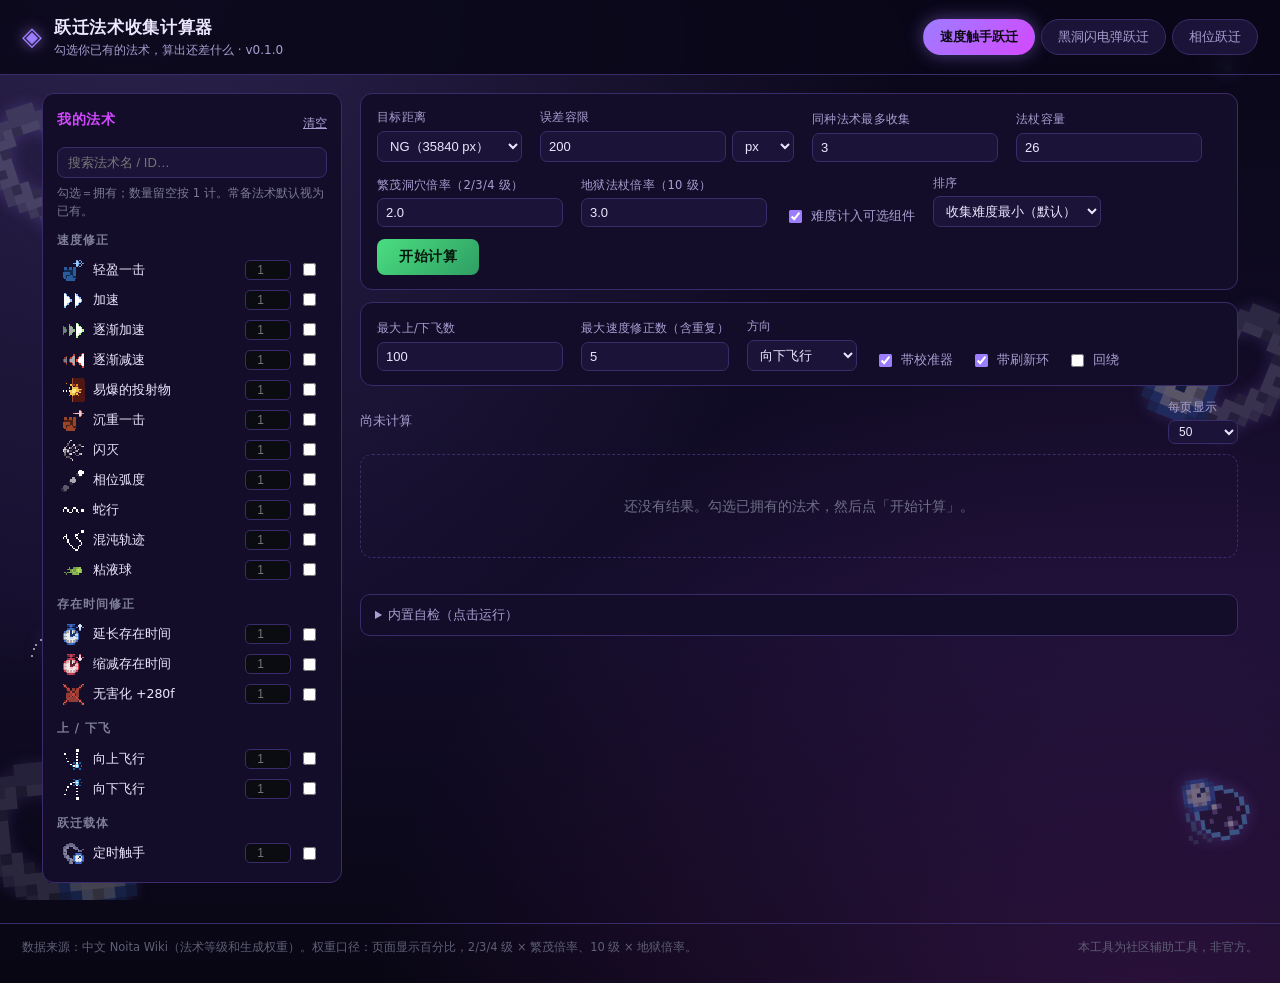
<file: 跃迁法术收集计算器GUI_v0.1.0.html>
<!DOCTYPE html>
<html lang="zh-CN">
<head>
<meta charset="utf-8">
<meta name="viewport" content="width=device-width, initial-scale=1">
<title>跃迁法术收集计算器 v0.1.0 · Noita</title>
<style>
/* 跃迁法术收集计算器 —— 样式（黑底 + 荧光紫/绿点缀，贴近 Noita 观感） */
/* 与旧版跃迁计算器（v0.7）保持一致的主题变量 */
:root {
  --bg: #0a0718;
  --bg2: #130d2a;
  --card: #1c1438;
  --card2: #261a4a;
  --line: #3a2c6a;
  --line2: #5a4aa0;
  --txt: #ece7ff;
  --dim: #a89fd1;
  --accent: #9d7dff;
  --accent2: #d448ff;
  --ok: #4ade80;
  --warn: #f87171;
  --gold: #fbbf24;
}

* { box-sizing: border-box; }

[hidden] { display: none !important; }

body {
  margin: 0;
  background:
    radial-gradient(circle at 10% -10%, rgba(157, 125, 255, .25), transparent 50%),
    radial-gradient(circle at 90% 110%, rgba(212, 72, 255, .18), transparent 50%),
    linear-gradient(180deg, var(--bg), var(--bg2) 60%, #080613);
  color: var(--txt);
  font: 14px/1.6 "Microsoft YaHei", "PingFang SC", system-ui, -apple-system, "Segoe UI", sans-serif;
  min-height: 100vh;
}

/* ---------- 装饰层（沿用 v0.7 的构图，图标改为 Wiki 透明像素图） ---------- */
.deco-layer {
  position: fixed; inset: 0; pointer-events: none; z-index: 0; overflow: hidden;
  display: none;
}
.deco-layer.active { display: block; animation: decoIn .6s ease; }
@keyframes decoIn { from { opacity: 0; } to { opacity: 1; } }

.deco-layer .deco {
  position: absolute;
  image-rendering: pixelated;
  opacity: .22;
  filter: drop-shadow(0 0 8px rgba(157, 125, 255, .55));
}
.deco-layer .deco.t1 { left: -22px; top: 10%; width: 148px; transform: rotate(-18deg); opacity: .38; }
.deco-layer .deco.t2 { right: -26px; top: 32%; width: 158px; transform: rotate(22deg) scaleX(-1); opacity: .32; }
.deco-layer .deco.t3 { left: -34px; bottom: -26px; width: 176px; transform: rotate(-6deg); opacity: .26; }
.deco-layer .deco.fu { right: 3%; top: 4%; width: 40px; opacity: .6; animation: bob 3s ease-in-out infinite; }
.deco-layer .deco.fd { left: 2%; bottom: 26%; width: 36px; opacity: .55; animation: bob 2.4s ease-in-out infinite reverse; }
.deco-layer .deco.wn { right: 2%; bottom: 6%; width: 74px; opacity: .4; transform: rotate(-8deg); }

@keyframes bob {
  0%, 100% { transform: translateY(0); }
  50% { transform: translateY(-8px); }
}

/* 内容压在装饰层之上 */
.topbar, .layout, .foot { position: relative; z-index: 1; }

/* ---------- 顶栏 ---------- */
.topbar {
  display: flex; align-items: center; gap: 24px; flex-wrap: wrap;
  padding: 14px 22px;
  border-bottom: 1px solid var(--line);
  background: rgba(10, 7, 24, .88);
  backdrop-filter: blur(6px);
  position: sticky; top: 0; z-index: 20;
}
.brand { display: flex; align-items: center; gap: 12px; }
.logo {
  font-size: 26px; color: var(--accent);
  text-shadow: 0 0 14px rgba(185, 140, 255, .7);
}
.topbar h1 { margin: 0; font-size: 17px; letter-spacing: .04em; font-weight: 600; }
.sub { margin: 0; color: var(--dim); font-size: 12px; }

.tabs { display: flex; gap: 6px; margin-left: auto; }
.tab {
  padding: 8px 16px; border-radius: 999px; cursor: pointer;
  border: 1px solid var(--line); background: var(--card);
  color: var(--dim); font-size: 13px; transition: .18s;
}
.tab:hover { color: var(--txt); border-color: #3d3d55; }
.tab.active {
  color: #0a0a10; font-weight: 700;
  background: linear-gradient(135deg, var(--accent), var(--accent2));
  border-color: transparent;
  box-shadow: 0 0 18px rgba(157, 125, 255, .45);
}

/* ---------- 布局 ---------- */
.layout {
  display: grid; grid-template-columns: 300px minmax(0, 1fr);
  gap: 18px; padding: 18px 22px 40px; max-width: 1240px; margin: 0 auto;
}
@media (max-width: 980px) { .layout { grid-template-columns: 1fr; } }

/* ---------- 法术面板 ---------- */
.panel {
  background: var(--bg2); border: 1px solid var(--line); border-radius: 12px;
  padding: 14px; align-self: start; position: sticky; top: 86px;
  max-height: calc(100vh - 110px); display: flex; flex-direction: column;
}
.panel-head { display: flex; align-items: center; justify-content: space-between; }
.panel-head h2 { margin: 0 0 8px; font-size: 14px; letter-spacing: .05em; color: var(--accent2); }
.link {
  background: none; border: 0; color: var(--dim); cursor: pointer;
  font-size: 12px; text-decoration: underline; padding: 0;
}
.link:hover { color: var(--txt); }
.search {
  width: 100%; margin: 8px 0 6px; padding: 7px 10px;
  background: var(--card); border: 1px solid var(--line); border-radius: 8px;
  color: var(--txt); font-size: 13px; outline: none;
}
.search:focus { border-color: var(--accent); }
.hint { margin: 0 0 10px; color: #7a7a92; font-size: 11.5px; }
.spell-groups { overflow-y: auto; padding-right: 4px; }
.spell-groups::-webkit-scrollbar { width: 8px; }
.spell-groups::-webkit-scrollbar-thumb { background: #2b2b3d; border-radius: 4px; }

.sgroup { margin-bottom: 10px; }
.sgroup > h3 {
  margin: 0 0 6px; font-size: 11.5px; letter-spacing: .08em;
  color: #7f7f9a; text-transform: uppercase; font-weight: 600;
}
.sitem {
  display: flex; align-items: center; gap: 8px;
  padding: 3px 4px; border-radius: 7px; cursor: pointer;
}
.sitem:hover { background: var(--card2); }
.sitem.on { background: rgba(157, 125, 255, .14); }
.sitem img { width: 24px; height: 24px; image-rendering: pixelated; flex: 0 0 24px; }
.sitem .nm { flex: 1; font-size: 12.5px; white-space: nowrap; overflow: hidden; text-overflow: ellipsis; }
.sitem .tag { font-size: 10px; color: var(--accent2); border: 1px solid #2f5b46; border-radius: 4px; padding: 0 4px; }
.sitem input[type=number] {
  width: 46px; padding: 2px 4px; text-align: center;
  background: #0b0b12; border: 1px solid var(--line); border-radius: 5px;
  color: var(--txt); font-size: 12px;
}
.sitem input[type=checkbox] { accent-color: var(--accent); }

/* ---------- 工作区 ---------- */
.workspace { min-width: 0; }
.params, .page-params {
  display: flex; flex-wrap: wrap; gap: 12px 18px; align-items: flex-end;
  background: var(--bg2); border: 1px solid var(--line); border-radius: 12px;
  padding: 14px 16px; margin-bottom: 12px;
}
.field { display: flex; flex-direction: column; gap: 4px; }
.field > span { font-size: 11.5px; color: var(--dim); letter-spacing: .03em; }
.field input, .field select {
  background: var(--card); border: 1px solid var(--line); border-radius: 7px;
  color: var(--txt); padding: 6px 8px; font-size: 13px; min-width: 110px; outline: none;
}
.field input:focus, .field select:focus { border-color: var(--accent); }
.field.small input, .field.small select { min-width: 70px; padding: 3px 6px; font-size: 12px; }
.field .inline { display: flex; gap: 6px; }
.field .inline input { min-width: 78px; }
.field .inline select { min-width: 62px; }
.chk { display: flex; align-items: center; gap: 6px; font-size: 13px; color: var(--dim); cursor: pointer; }
.chk input { accent-color: var(--accent); }
button.primary {
  padding: 9px 22px; border-radius: 8px; border: 0; cursor: pointer;
  background: linear-gradient(135deg, var(--ok), #2f9e63);
  color: #04170c; font-weight: 700; font-size: 13.5px; letter-spacing: .04em;
}
button.primary:hover { filter: brightness(1.1); }
button.primary:active { transform: translateY(1px); }

/* ---------- 结果 ---------- */
.results-head {
  display: flex; align-items: center; gap: 12px; margin: 6px 0 10px;
  color: var(--dim); font-size: 12.5px;
}
.results-head .spacer { flex: 1; }
.results { display: flex; flex-direction: column; gap: 10px; }

.sol {
  background: var(--card); border: 1px solid var(--line); border-radius: 12px;
  padding: 12px 14px; transition: .15s;
}
.sol:hover { border-color: #3d3d55; }
.sol.over { border-color: #5a3a3a; }
.sol-head { display: flex; flex-wrap: wrap; gap: 10px; align-items: center; margin-bottom: 8px; }
.sol-idx {
  width: 26px; height: 26px; border-radius: 7px; display: grid; place-items: center;
  background: #22222f; color: var(--accent); font-weight: 700; font-size: 12px;
}
.metric { font-size: 12.5px; color: var(--dim); }
.metric b { color: var(--txt); font-weight: 600; }
.metric.good b { color: var(--ok); }
.metric.warn b { color: var(--gold); }
.metric.bad b { color: var(--warn); }
.badge {
  font-size: 11px; padding: 1px 7px; border-radius: 999px;
  border: 1px solid var(--line); color: var(--dim);
}
.badge.red { color: var(--warn); border-color: #5a2b2b; background: rgba(255, 107, 107, .08); }
.badge.gold { color: var(--gold); border-color: #5a4a22; background: rgba(255, 209, 102, .08); }

.row { display: flex; gap: 10px; align-items: flex-start; padding: 5px 0; border-top: 1px dashed #232332; }
.row:first-of-type { border-top: 0; }
.row-label {
  flex: 0 0 88px; font-size: 11.5px; color: #7f7f9a; padding-top: 5px; letter-spacing: .04em;
}
.row-body { display: flex; flex-wrap: wrap; gap: 6px; align-items: center; }
.chain-note { font-size: 11.5px; color: var(--accent2); margin-left: 4px; }
.warn-note { color: var(--gold); }

.chip {
  display: inline-flex; align-items: center; gap: 5px;
  background: var(--card2); border: 1px solid var(--line); border-radius: 999px;
  padding: 3px 9px 3px 4px; font-size: 12px;
}
.chip img { width: 18px; height: 18px; image-rendering: pixelated; }
.chip .cnt { color: var(--dim); font-size: 11px; }
.chip.miss { border-color: var(--warn); background: rgba(255, 107, 107, .1); }
.chip.miss .nm { color: #ffb3b3; }
.chip.miss .cnt { color: var(--warn); font-weight: 700; }
.chip.have { opacity: .55; }

.pager { display: flex; gap: 6px; flex-wrap: wrap; margin: 14px 0; }
.pager button {
  min-width: 32px; padding: 4px 9px; border-radius: 7px; cursor: pointer;
  background: var(--card); border: 1px solid var(--line); color: var(--dim); font-size: 12px;
}
.pager button.on { background: var(--accent); color: #0a0a10; border-color: transparent; font-weight: 700; }

.empty {
  padding: 40px 20px; text-align: center; color: #6f6f88;
  border: 1px dashed var(--line); border-radius: 12px;
}

/* ---------- 自检 ---------- */
.selftest {
  margin-top: 22px; border: 1px solid var(--line); border-radius: 10px;
  background: var(--bg2); padding: 10px 14px;
}
.selftest summary { cursor: pointer; color: var(--dim); font-size: 12.5px; }
.selftest pre {
  margin: 10px 0 0; padding: 10px; background: #06060a; border-radius: 8px;
  font-size: 11.5px; line-height: 1.55; color: #b9b9cc; max-height: 320px; overflow: auto;
  white-space: pre-wrap;
}

.foot {
  display: flex; gap: 18px; flex-wrap: wrap; justify-content: space-between;
  padding: 14px 22px 26px; color: #5f5f76; font-size: 11.5px;
  border-top: 1px solid var(--line);
}

</style>
</head>
<body>

<!-- 装饰层（图标为 Wiki 透明像素图，随页签切换） -->
<div class="deco-layer active" id="deco-tentacle" aria-hidden="true">
  <img class="deco t1" data-icon="TENTACLE_TIMER" alt="">
  <img class="deco t2" data-icon="TENTACLE_TIMER" alt="">
  <img class="deco t3" data-icon="TENTACLE_TIMER" alt="">
  <img class="deco fu" data-icon="FLY_UPWARDS" alt="">
  <img class="deco fd" data-icon="FLY_DOWNWARDS" alt="">
  <img class="deco wn" data-icon="BLACK_HOLE_DEATH_TRIGGER" alt="">
</div>

<div class="deco-layer" id="deco-blackflash" aria-hidden="true">
  <img class="deco t1" data-icon="BLACK_HOLE" alt="">
  <img class="deco t2" data-icon="LIGHTNING" alt="">
  <img class="deco t3" data-icon="BLACK_HOLE" alt="">
  <img class="deco fu" data-icon="LIFETIME" alt="">
  <img class="deco fd" data-icon="LIGHTNING" alt="">
  <img class="deco wn" data-icon="EXPLODING_DEER" alt="">
</div>

<div class="deco-layer" id="deco-phase" aria-hidden="true">
  <img class="deco t1" data-icon="MEGALASER" alt="">
  <img class="deco t2" data-icon="ADD_DEATH_TRIGGER" alt="">
  <img class="deco t3" data-icon="PHASING_ARC" alt="">
  <img class="deco fu" data-icon="ADD_DEATH_TRIGGER" alt="">
  <img class="deco fd" data-icon="PHASING_ARC" alt="">
  <img class="deco wn" data-icon="MEGALASER" alt="">
</div>


<header class="topbar">
  <div class="brand">
    <span class="logo">◈</span>
    <div>
      <h1>跃迁法术收集计算器</h1>
      <p class="sub">勾选你已有的法术，算出还差什么 · v0.1.0</p>
    </div>
  </div>
  <nav class="tabs" role="tablist">
    <button class="tab active" data-page="tentacle" role="tab">速度触手跃迁</button>
    <button class="tab" data-page="blackflash" role="tab">黑洞闪电弹跃迁</button>
    <button class="tab" data-page="phase" role="tab">相位跃迁</button>
  </nav>
</header>

<main class="layout">

  <!-- ============ 左：法术收集面板 ============ -->
  <aside class="panel" id="collectPanel">
    <div class="panel-head">
      <h2>我的法术</h2>
      <button class="link" id="clearOwned">清空</button>
    </div>
    <input class="search" id="spellSearch" placeholder="搜索法术名 / ID…">
    <p class="hint">勾选＝拥有；数量留空按 1 计。常备法术默认视为已有。</p>
    <div class="spell-groups" id="spellGroups"></div>
  </aside>

  <!-- ============ 右：工作区 ============ -->
  <section class="workspace">

    <!-- 公共参数 -->
    <div class="params">
      <label class="field">
        <span>目标距离</span>
        <select id="targetDist">
          <option value="35840">NG（35840 px）</option>
          <option value="32768">NG+（32768 px）</option>
          <option value="custom">自定义…</option>
        </select>
      </label>
      <label class="field" id="customDistWrap" hidden>
        <span>自定义距离</span>
        <input type="number" id="customDist" value="35840" min="1" step="1">
      </label>
      <label class="field">
        <span>误差容限</span>
        <span class="inline">
          <input type="number" id="tolerance" value="200" min="0" step="1">
          <select id="tolMode">
            <option value="abs">px</option>
            <option value="rel">%</option>
          </select>
        </span>
      </label>
      <label class="field">
        <span>同种法术最多收集</span>
        <input type="number" id="maxPerSpell" value="3" min="1" step="1">
      </label>
      <label class="field">
        <span>法杖容量</span>
        <input type="number" id="capacity" value="26" min="1" step="1">
      </label>
      <label class="field">
        <span>繁茂洞穴倍率（2/3/4 级）</span>
        <input type="number" id="multFungal" value="2.0" min="0" step="0.1">
      </label>
      <label class="field">
        <span>地狱法杖倍率（10 级）</span>
        <input type="number" id="multHell" value="3.0" min="0" step="0.1">
      </label>
      <label class="chk" title="取消勾选后，零时等可选组件不计入收集难度"><input type="checkbox" id="countOptional" checked> 难度计入可选组件</label>
      <label class="field">
        <span>排序</span>
        <select id="sortMode">
          <option value="weight">收集难度最小（默认）</option>
          <option value="error">误差最小</option>
        </select>
      </label>
      <button class="primary" id="solveBtn">开始计算</button>
    </div>

    <!-- 各页专属参数 -->
    <div class="page-params" id="pp-tentacle">
      <label class="field"><span>最大上/下飞数</span><input type="number" id="ttMaxUpDown" value="100" min="0"></label>
      <label class="field" title="按法术个数计：同种 n 个就占 n 个名额"><span>最大速度修正数（含重复）</span><input type="number" id="ttMaxMods" value="5" min="0" max="10"></label>
      <label class="field"><span>方向</span>
        <select id="ttDir"><option value="down">向下飞行</option><option value="up">向上飞行</option></select>
      </label>
      <label class="chk"><input type="checkbox" id="ttCalibrator" checked> 带校准器</label>
      <label class="chk"><input type="checkbox" id="ttReset" checked> 带刷新环</label>
      <label class="chk"><input type="checkbox" id="ttWrap"> 回绕</label>
    </div>

    <div class="page-params" id="pp-blackflash" hidden>
      <label class="field"><span>法杖速度倍率</span>
        <select id="bfStaff">
          <option value="1">不限（1.0，26 格）</option>
          <option value="1.25">迅捷之杖 1.25（19 格）</option>
          <option value="1.5">多重之杖 1.5（26 格）</option>
          <option value="any" selected>两者都搜</option>
        </select>
      </label>
      <label class="field"><span>最大修正数</span><input type="number" id="bfMaxCorr" value="8" min="0" max="14"></label>
      <label class="field" title="按法术个数计：同种 n 个就占 n 个名额"><span>最大速度修正数（含重复）</span><input type="number" id="bfMaxSpeed" value="5" min="0" max="10"></label>
    </div>

    <div class="page-params" id="pp-phase" hidden>
      <label class="field"><span>最大相位个数</span><input type="number" id="phMaxPhases" value="1600" min="1"></label>
      <label class="field"><span>载荷</span>
        <select id="phPayload">
          <option value="grab">抓取魔弹 + 内在施法</option>
          <option value="orbit">抓取魔弹 + 行星环绕 + 环绕拉帕</option>
          <option value="swap">交换者 + 鹿诱饵 + 伤害修正</option>
        </select>
      </label>
      <label class="chk"><input type="checkbox" id="phCalibrator" checked> 带校准器</label>
      <label class="chk"><input type="checkbox" id="phWrap"> 回绕</label>
    </div>

    <!-- 结果区 -->
    <div class="results-head">
      <span id="resultStat">尚未计算</span>
      <span class="spacer"></span>
      <label class="field small"><span>每页显示</span>
        <select id="pageSize"><option>20</option><option selected>50</option><option>100</option></select>
      </label>
    </div>
    <div id="results" class="results"></div>
    <div class="pager" id="pager"></div>

    <!-- 自检 -->
    <details class="selftest">
      <summary>内置自检（点击运行）</summary>
      <button class="link" id="runSelftest">运行自检</button>
      <pre id="selftestOut"></pre>
    </details>
  </section>
</main>

<footer class="foot">
  <span>数据来源：中文 Noita Wiki（法术等级和生成权重）。权重口径：页面显示百分比，2/3/4 级 × 繁茂倍率、10 级 × 地狱倍率。</span>
  <span>本工具为社区辅助工具，非官方。</span>
</footer>

<script>window.SPELL_DATA = {
 "note": "tiers_raw = Wiki data-tier-weight（原始权重）；tiers_pct = Wiki 显示的概率百分比",
 "spells": [
  {
   "id": "LIGHT_SHOT",
   "role": "speed",
   "note": "轻盈一击 ×7.5",
   "guaranteed": false,
   "wiki_page": "轻盈一击",
   "sprite_index": 238,
   "status": "ok",
   "name_official": "轻巧魔弹",
   "type": "投射修正",
   "mana": "5",
   "price": "60",
   "tiers_raw": {
    "0": -1.0,
    "1": -1.0,
    "2": 0.3,
    "3": 0.5,
    "4": 0.4,
    "5": -1.0,
    "6": -1.0,
    "7": -1.0,
    "8": -1.0,
    "9": -1.0,
    "10": -1.0
   },
   "tiers_pct": {
    "0": 0.0,
    "1": 0.0,
    "2": 0.22,
    "3": 0.38,
    "4": 0.28,
    "5": 0.0,
    "6": 0.0,
    "7": 0.0,
    "8": 0.0,
    "9": 0.0,
    "10": 0.0
   },
   "fields": {
    "官方中文名": "轻巧魔弹",
    "类型": "投射修正",
    "法力消耗": "5",
    "施放延迟": "-3 ( -0.05 )",
    "抽取数": "1",
    "散射角度修正": "-6",
    "速度修正": "× 7.50",
    "后坐力": "-10",
    "投射物伤害": "-25",
    "爆炸半径": "-10",
    "基础价格": "60"
   }
  },
  {
   "id": "SPEED",
   "role": "speed",
   "note": "加速 ×2.5",
   "guaranteed": false,
   "wiki_page": "加速",
   "sprite_index": 242,
   "status": "ok",
   "name_official": "加速",
   "type": "投射修正",
   "mana": "3",
   "price": "100",
   "tiers_raw": {
    "0": -1.0,
    "1": 1.0,
    "2": 0.5,
    "3": 0.5,
    "4": -1.0,
    "5": -1.0,
    "6": -1.0,
    "7": -1.0,
    "8": -1.0,
    "9": -1.0,
    "10": -1.0
   },
   "tiers_pct": {
    "0": 0.0,
    "1": 1.19,
    "2": 0.36,
    "3": 0.38,
    "4": 0.0,
    "5": 0.0,
    "6": 0.0,
    "7": 0.0,
    "8": 0.0,
    "9": 0.0,
    "10": 0.0
   },
   "fields": {
    "官方中文名": "加速",
    "类型": "投射修正",
    "法力消耗": "3",
    "抽取数": "1",
    "速度修正": "× 2.50",
    "基础价格": "100"
   }
  },
  {
   "id": "ACCELERATING_SHOT",
   "role": "speed",
   "note": "逐渐加速 ×0.32",
   "guaranteed": false,
   "wiki_page": "逐渐加速",
   "sprite_index": 243,
   "status": "ok",
   "name_official": "加速魔弹",
   "type": "投射修正",
   "mana": "20",
   "price": "190",
   "tiers_raw": {
    "0": -1.0,
    "1": -1.0,
    "2": 0.5,
    "3": 0.4,
    "4": 1.0,
    "5": -1.0,
    "6": -1.0,
    "7": -1.0,
    "8": -1.0,
    "9": -1.0,
    "10": -1.0
   },
   "tiers_pct": {
    "0": 0.0,
    "1": 0.0,
    "2": 0.36,
    "3": 0.31,
    "4": 0.7,
    "5": 0.0,
    "6": 0.0,
    "7": 0.0,
    "8": 0.0,
    "9": 0.0,
    "10": 0.0
   },
   "fields": {
    "官方中文名": "加速魔弹",
    "类型": "投射修正",
    "法力消耗": "20",
    "施放延迟": "+8 ( +0.13 )",
    "抽取数": "1",
    "速度修正": "× 0.32",
    "后坐力": "+10",
    "基础价格": "190"
   }
  },
  {
   "id": "DECELERATING_SHOT",
   "role": "speed",
   "note": "逐渐减速 ×1.68",
   "guaranteed": false,
   "wiki_page": "逐渐减速",
   "sprite_index": 244,
   "status": "ok",
   "name_official": "减速魔弹",
   "type": "投射修正",
   "mana": "10",
   "price": "80",
   "tiers_raw": {
    "0": -1.0,
    "1": -1.0,
    "2": 0.4,
    "3": 0.1,
    "4": 0.7,
    "5": -1.0,
    "6": -1.0,
    "7": -1.0,
    "8": -1.0,
    "9": -1.0,
    "10": -1.0
   },
   "tiers_pct": {
    "0": 0.0,
    "1": 0.0,
    "2": 0.29,
    "3": 0.08,
    "4": 0.49,
    "5": 0.0,
    "6": 0.0,
    "7": 0.0,
    "8": 0.0,
    "9": 0.0,
    "10": 0.0
   },
   "fields": {
    "官方中文名": "减速魔弹",
    "类型": "投射修正",
    "法力消耗": "10",
    "施放延迟": "-8 ( -0.13 )",
    "抽取数": "1",
    "速度修正": "× 1.68",
    "后坐力": "-10",
    "基础价格": "80"
   }
  },
  {
   "id": "EXPLOSIVE_PROJECTILE",
   "role": "speed",
   "note": "易爆的投射物 ×0.75",
   "guaranteed": false,
   "wiki_page": "易爆的投射物",
   "sprite_index": 245,
   "status": "ok",
   "name_official": "易爆的投射物",
   "type": "投射修正",
   "mana": "30",
   "price": "120",
   "tiers_raw": {
    "0": -1.0,
    "1": -1.0,
    "2": 1.0,
    "3": 1.0,
    "4": 0.8,
    "5": -1.0,
    "6": -1.0,
    "7": -1.0,
    "8": -1.0,
    "9": -1.0,
    "10": -1.0
   },
   "tiers_pct": {
    "0": 0.0,
    "1": 0.0,
    "2": 0.73,
    "3": 0.77,
    "4": 0.56,
    "5": 0.0,
    "6": 0.0,
    "7": 0.0,
    "8": 0.0,
    "9": 0.0,
    "10": 0.0
   },
   "fields": {
    "官方中文名": "易爆的投射物",
    "类型": "投射修正",
    "法力消耗": "30",
    "施放延迟": "+40 ( +0.67 )",
    "抽取数": "1",
    "速度修正": "× 0.75",
    "后坐力": "+30",
    "爆炸伤害": "+5",
    "爆炸半径": "+15",
    "基础价格": "120"
   }
  },
  {
   "id": "HEAVY_SHOT",
   "role": "speed",
   "note": "沉重一击 ×0.3",
   "guaranteed": false,
   "wiki_page": "沉重一击",
   "sprite_index": 237,
   "status": "ok",
   "name_official": "沉重一击",
   "type": "投射修正",
   "mana": "7",
   "price": "150",
   "tiers_raw": {
    "0": -1.0,
    "1": -1.0,
    "2": 0.4,
    "3": 0.4,
    "4": 0.5,
    "5": -1.0,
    "6": -1.0,
    "7": -1.0,
    "8": -1.0,
    "9": -1.0,
    "10": -1.0
   },
   "tiers_pct": {
    "0": 0.0,
    "1": 0.0,
    "2": 0.29,
    "3": 0.31,
    "4": 0.35,
    "5": 0.0,
    "6": 0.0,
    "7": 0.0,
    "8": 0.0,
    "9": 0.0,
    "10": 0.0
   },
   "fields": {
    "官方中文名": "沉重一击",
    "类型": "投射修正",
    "法力消耗": "7",
    "施放延迟": "+10 ( +0.17 )",
    "抽取数": "1",
    "速度修正": "× 0.30",
    "后坐力": "+50",
    "投射物伤害": "+43.75",
    "基础价格": "150"
   }
  },
  {
   "id": "FIZZLE",
   "role": "speed",
   "note": "闪灭 ×1.2",
   "guaranteed": false,
   "wiki_page": "闪灭",
   "sprite_index": 306,
   "status": "ok",
   "name_official": "闪灭",
   "type": "投射修正",
   "mana": "0",
   "price": "0",
   "tiers_raw": {
    "0": -1.0,
    "1": -1.0,
    "2": -1.0,
    "3": 0.4,
    "4": 0.3,
    "5": 0.1,
    "6": -1.0,
    "7": -1.0,
    "8": -1.0,
    "9": -1.0,
    "10": -1.0
   },
   "tiers_pct": {
    "0": 0.0,
    "1": 0.0,
    "2": 0.0,
    "3": 0.31,
    "4": 0.21,
    "5": 0.08,
    "6": 0.0,
    "7": 0.0,
    "8": 0.0,
    "9": 0.0,
    "10": 0.0
   },
   "fields": {
    "官方中文名": "闪灭",
    "类型": "投射修正",
    "法力消耗": "0",
    "施放延迟": "-10 ( -0.17 )",
    "抽取数": "1",
    "速度修正": "× 1.20",
    "基础价格": "0"
   }
  },
  {
   "id": "PHASING_ARC",
   "role": "speed",
   "note": "相位弧度 ×0.33，相位跃迁核心",
   "guaranteed": false,
   "wiki_page": "相位弧度",
   "sprite_index": 212,
   "status": "ok",
   "name_official": "相位弧度",
   "type": "投射修正",
   "mana": "2",
   "price": "170",
   "tiers_raw": {
    "0": -1.0,
    "1": -1.0,
    "2": 0.2,
    "3": 0.3,
    "4": 0.6,
    "5": 0.1,
    "6": -1.0,
    "7": -1.0,
    "8": -1.0,
    "9": -1.0,
    "10": -1.0
   },
   "tiers_pct": {
    "0": 0.0,
    "1": 0.0,
    "2": 0.15,
    "3": 0.23,
    "4": 0.42,
    "5": 0.08,
    "6": 0.0,
    "7": 0.0,
    "8": 0.0,
    "9": 0.0,
    "10": 0.0
   },
   "fields": {
    "官方中文名": "相位弧度",
    "类型": "投射修正",
    "法力消耗": "2",
    "施放延迟": "-12 ( -0.20 )",
    "抽取数": "1",
    "存在时间修正 ⓘ": "+80",
    "速度修正": "× 0.33",
    "基础价格": "170"
   }
  },
  {
   "id": "SINEWAVE",
   "role": "speed",
   "note": "蛇行 ×2",
   "guaranteed": false,
   "wiki_page": "蛇行",
   "sprite_index": 201,
   "status": "ok",
   "name_official": "蛇行",
   "type": "投射修正",
   "mana": "0",
   "price": "10",
   "tiers_raw": {
    "0": -1.0,
    "1": -1.0,
    "2": 0.4,
    "3": -1.0,
    "4": 0.55,
    "5": -1.0,
    "6": 0.4,
    "7": -1.0,
    "8": -1.0,
    "9": -1.0,
    "10": -1.0
   },
   "tiers_pct": {
    "0": 0.0,
    "1": 0.0,
    "2": 0.29,
    "3": 0.0,
    "4": 0.38,
    "5": 0.0,
    "6": 0.49,
    "7": 0.0,
    "8": 0.0,
    "9": 0.0,
    "10": 0.0
   },
   "fields": {
    "官方中文名": "蛇行",
    "类型": "投射修正",
    "法力消耗": "0",
    "抽取数": "1",
    "速度修正": "× 2.00",
    "基础价格": "10"
   }
  },
  {
   "id": "CHAOTIC_ARC",
   "role": "speed",
   "note": "混沌轨迹（v0.7 叫法）／Wiki 页面「混沌路径」、官方中文名「混乱之路」，×2.0",
   "guaranteed": false,
   "wiki_page": "混乱之路",
   "sprite_index": 202,
   "status": "ok",
   "name_official": "混乱之路",
   "type": "投射修正",
   "mana": "0",
   "price": "10",
   "tiers_raw": {
    "0": -1.0,
    "1": 0.4,
    "2": -1.0,
    "3": 0.55,
    "4": -1.0,
    "5": 0.4,
    "6": -1.0,
    "7": -1.0,
    "8": -1.0,
    "9": -1.0,
    "10": -1.0
   },
   "tiers_pct": {
    "0": 0.0,
    "1": 0.48,
    "2": 0.0,
    "3": 0.42,
    "4": 0.0,
    "5": 0.32,
    "6": 0.0,
    "7": 0.0,
    "8": 0.0,
    "9": 0.0,
    "10": 0.0
   },
   "fields": {
    "官方中文名": "混乱之路",
    "类型": "投射修正",
    "法力消耗": "0",
    "抽取数": "1",
    "速度修正": "× 2.00",
    "基础价格": "10"
   }
  },
  {
   "id": "LIFETIME",
   "role": "time",
   "note": "延长存在时间（蓝表）",
   "guaranteed": false,
   "wiki_page": "延长存在时间",
   "sprite_index": 186,
   "status": "ok",
   "name_official": "延长存在时间",
   "type": "投射修正",
   "mana": "40",
   "price": "250",
   "tiers_raw": {
    "0": -1.0,
    "1": -1.0,
    "2": -1.0,
    "3": 0.5,
    "4": 0.5,
    "5": 0.5,
    "6": 0.75,
    "7": -1.0,
    "8": -1.0,
    "9": -1.0,
    "10": 0.1
   },
   "tiers_pct": {
    "0": 0.0,
    "1": 0.0,
    "2": 0.0,
    "3": 0.38,
    "4": 0.35,
    "5": 0.4,
    "6": 0.91,
    "7": 0.0,
    "8": 0.0,
    "9": 0.0,
    "10": 0.17
   },
   "fields": {
    "官方中文名": "延长存在时间",
    "类型": "投射修正",
    "法力消耗": "40",
    "施放延迟": "+13 ( +0.22 )",
    "抽取数": "1",
    "存在时间修正 ⓘ": "+75",
    "基础价格": "250"
   }
  },
  {
   "id": "LIFETIME_DOWN",
   "role": "time",
   "note": "缩减存在时间（红表）",
   "guaranteed": false,
   "wiki_page": "缩减存在时间",
   "sprite_index": 187,
   "status": "ok",
   "name_official": "缩减存在时间",
   "type": "投射修正",
   "mana": "10",
   "price": "90",
   "tiers_raw": {
    "0": -1.0,
    "1": -1.0,
    "2": -1.0,
    "3": 0.5,
    "4": 0.5,
    "5": 0.75,
    "6": 0.5,
    "7": -1.0,
    "8": -1.0,
    "9": -1.0,
    "10": 0.1
   },
   "tiers_pct": {
    "0": 0.0,
    "1": 0.0,
    "2": 0.0,
    "3": 0.38,
    "4": 0.35,
    "5": 0.6,
    "6": 0.61,
    "7": 0.0,
    "8": 0.0,
    "9": 0.0,
    "10": 0.17
   },
   "fields": {
    "官方中文名": "缩减存在时间",
    "类型": "投射修正",
    "法力消耗": "10",
    "施放延迟": "-15 ( -0.25 )",
    "抽取数": "1",
    "存在时间修正 ⓘ": "-42",
    "基础价格": "90"
   }
  },
  {
   "id": "ZERO_DAMAGE",
   "role": "time",
   "note": "无害化 +280f",
   "guaranteed": false,
   "wiki_page": "无害化",
   "sprite_index": 236,
   "status": "ok",
   "name_official": "",
   "type": "",
   "mana": "",
   "price": "50",
   "tiers_raw": {
    "0": -1.0,
    "1": -1.0,
    "2": -1.0,
    "3": 0.3,
    "4": 0.3,
    "5": 0.6,
    "6": -1.0,
    "7": -1.0,
    "8": -1.0,
    "9": -1.0,
    "10": 0.3
   },
   "tiers_pct": {
    "0": 0.0,
    "1": 0.0,
    "2": 0.0,
    "3": 0.23,
    "4": 0.21,
    "5": 0.48,
    "6": 0.0,
    "7": 0.0,
    "8": 0.0,
    "9": 0.0,
    "10": 0.5
   },
   "fields": {
    "抽取数": "1",
    "存在时间修正 ⓘ": "+280",
    "后坐力": "-10",
    "暴击率": "= 0",
    "投射物伤害": "=0",
    "雷电伤害": "=0",
    "冰冻伤害": "=0",
    "爆炸伤害": "=0",
    "基础价格": "50"
   }
  },
  {
   "id": "FLY_UPWARDS",
   "role": "updown",
   "note": "向上飞行 ×1.2 不受限",
   "guaranteed": false,
   "wiki_page": "向上飞行",
   "sprite_index": 207,
   "status": "ok",
   "name_official": "向上飞行",
   "type": "投射修正",
   "mana": "0",
   "price": "20",
   "tiers_raw": {
    "0": -1.0,
    "1": -1.0,
    "2": 0.3,
    "3": -1.0,
    "4": 0.45,
    "5": -1.0,
    "6": 0.3,
    "7": -1.0,
    "8": -1.0,
    "9": -1.0,
    "10": -1.0
   },
   "tiers_pct": {
    "0": 0.0,
    "1": 0.0,
    "2": 0.22,
    "3": 0.0,
    "4": 0.31,
    "5": 0.0,
    "6": 0.37,
    "7": 0.0,
    "8": 0.0,
    "9": 0.0,
    "10": 0.0
   },
   "fields": {
    "官方中文名": "向上飞行",
    "类型": "投射修正",
    "法力消耗": "0",
    "施放延迟": "-8 ( -0.13 )",
    "抽取数": "1",
    "速度修正": "× 1.20",
    "基础价格": "20"
   }
  },
  {
   "id": "FLY_DOWNWARDS",
   "role": "updown",
   "note": "向下飞行 ×1.2 不受限",
   "guaranteed": false,
   "wiki_page": "向下飞行",
   "sprite_index": 206,
   "status": "ok",
   "name_official": "向下飞行",
   "type": "投射修正",
   "mana": "0",
   "price": "30",
   "tiers_raw": {
    "0": -1.0,
    "1": 0.3,
    "2": -1.0,
    "3": 0.45,
    "4": -1.0,
    "5": 0.3,
    "6": -1.0,
    "7": -1.0,
    "8": -1.0,
    "9": -1.0,
    "10": -1.0
   },
   "tiers_pct": {
    "0": 0.0,
    "1": 0.36,
    "2": 0.0,
    "3": 0.35,
    "4": 0.0,
    "5": 0.24,
    "6": 0.0,
    "7": 0.0,
    "8": 0.0,
    "9": 0.0,
    "10": 0.0
   },
   "fields": {
    "官方中文名": "向下飞行",
    "类型": "投射修正",
    "法力消耗": "0",
    "施放延迟": "-8 ( -0.13 )",
    "抽取数": "1",
    "速度修正": "× 1.20",
    "基础价格": "30"
   }
  },
  {
   "id": "TENTACLE_TIMER",
   "role": "carrier",
   "note": "定时触手（页面名：召唤触手）",
   "guaranteed": false,
   "wiki_page": "召唤触手",
   "sprite_index": 73,
   "status": "ok",
   "name_official": "带有定时的触手",
   "type": "投射物",
   "mana": "20",
   "price": "250",
   "tiers_raw": {
    "0": -1.0,
    "1": -1.0,
    "2": -1.0,
    "3": 0.6,
    "4": 0.8,
    "5": 0.6,
    "6": 0.7,
    "7": -1.0,
    "8": -1.0,
    "9": -1.0,
    "10": -1.0
   },
   "tiers_pct": {
    "0": 0.0,
    "1": 0.0,
    "2": 0.0,
    "3": 0.46,
    "4": 0.56,
    "5": 0.48,
    "6": 0.85,
    "7": 0.0,
    "8": 0.0,
    "9": 0.0,
    "10": 0.0
   },
   "fields": {
    "官方中文名": "带有定时的触手",
    "类型": "投射物",
    "法力消耗": "20",
    "施放延迟": "+40 ( +0.67 )",
    "抽取数": "1",
    "近战伤害": "20",
    "存在时间 ⓘ": "60f",
    "定时时间": "20",
    "造成伤害间隔帧数": "1",
    "初始速度": "8",
    "散射角度": "0.00",
    "重力": "0",
    "空气阻力": "0.55",
    "质量": "0.08",
    "解锁条件": "收集 真理魔球",
    "基础价格": "250"
   }
  },
  {
   "id": "BLACK_HOLE",
   "role": "carrier",
   "note": "黑洞",
   "guaranteed": false,
   "wiki_page": "黑洞",
   "sprite_index": 16,
   "status": "ok",
   "name_official": "",
   "type": "",
   "mana": "",
   "price": "200",
   "tiers_raw": {
    "0": 0.8,
    "1": -1.0,
    "2": 0.8,
    "3": -1.0,
    "4": 0.8,
    "5": 0.8,
    "6": -1.0,
    "7": -1.0,
    "8": -1.0,
    "9": -1.0,
    "10": -1.0
   },
   "tiers_pct": {
    "0": 1.8,
    "1": 0.0,
    "2": 0.58,
    "3": 0.0,
    "4": 0.56,
    "5": 0.64,
    "6": 0.0,
    "7": 0.0,
    "8": 0.0,
    "9": 0.0,
    "10": 0.0
   },
   "fields": {
    "爆炸半径": "1",
    "爆炸破坏等级": "10",
    "爆炸射线能量": "0",
    "存在时间 ⓘ": "113f ~",
    "造成伤害间隔帧数": "1",
    "无自伤时长": "10",
    "初始速度": "40",
    "散射角度": "0.00",
    "重力": "0",
    "空气阻力": "-0.2",
    "质量": "0.3",
    "基础价格": "200"
   }
  },
  {
   "id": "BLACK_HOLE_DEATH_TRIGGER",
   "role": "carrier",
   "note": "失效触发黑洞（教程称「定时触发黑洞」，Wiki 明确说明其角标沿用定时角标）",
   "guaranteed": false,
   "wiki_page": "黑洞",
   "sprite_index": 17,
   "status": "ok",
   "name_official": "带有死亡触发的黑洞",
   "type": "投射物",
   "mana": "200",
   "price": "220",
   "tiers_raw": {
    "0": -1.0,
    "1": -1.0,
    "2": 0.5,
    "3": -1.0,
    "4": 0.5,
    "5": 0.5,
    "6": 0.5,
    "7": -1.0,
    "8": -1.0,
    "9": -1.0,
    "10": -1.0
   },
   "tiers_pct": {
    "0": 0.0,
    "1": 0.0,
    "2": 0.36,
    "3": 0.0,
    "4": 0.35,
    "5": 0.4,
    "6": 0.61,
    "7": 0.0,
    "8": 0.0,
    "9": 0.0,
    "10": 0.0
   },
   "fields": {
    "官方中文名": "带有死亡触发的黑洞",
    "类型": "投射物",
    "使用次数": "3",
    "可否无限次数": "否",
    "法力消耗": "200",
    "施放延迟": "+90 ( +1.50 )",
    "抽取数": "1",
    "效果": "摧毁一切被吸入的 材料",
    "爆炸半径": "1",
    "爆炸破坏等级": "10",
    "爆炸射线能量": "0",
    "存在时间 ⓘ": "113f ~",
    "造成伤害间隔帧数": "1",
    "无自伤时长": "10",
    "初始速度": "40",
    "散射角度": "0.00",
    "重力": "0",
    "空气阻力": "-0.2",
    "质量": "0.3",
    "基础价格": "220"
   }
  },
  {
   "id": "LIGHTNING",
   "role": "carrier",
   "note": "闪电弹",
   "guaranteed": false,
   "wiki_page": "闪电弹",
   "sprite_index": 62,
   "status": "ok",
   "name_official": "",
   "type": "",
   "mana": "",
   "price": "250",
   "tiers_raw": {
    "0": -1.0,
    "1": 1.0,
    "2": 0.9,
    "3": -1.0,
    "4": -1.0,
    "5": 0.7,
    "6": 1.0,
    "7": -1.0,
    "8": -1.0,
    "9": -1.0,
    "10": -1.0
   },
   "tiers_pct": {
    "0": 0.0,
    "1": 1.19,
    "2": 0.65,
    "3": 0.0,
    "4": 0.0,
    "5": 0.56,
    "6": 1.22,
    "7": 0.0,
    "8": 0.0,
    "9": 0.0,
    "10": 0.0
   },
   "fields": {
    "雷电伤害": "25",
    "爆炸半径": "35",
    "存在时间 ⓘ": "2f",
    "造成伤害间隔帧数": "1",
    "初始速度": "60",
    "散射角度": "0.00",
    "重力": "400",
    "空气阻力": "0.55",
    "质量": "0.05",
    "基础价格": "250"
   }
  },
  {
   "id": "SLOW_BULLET_TIMER",
   "role": "carrier",
   "note": "定时能量球 100f",
   "guaranteed": false,
   "wiki_page": "能量球",
   "sprite_index": 14,
   "status": "ok",
   "name_official": "带有定时的能量球",
   "type": "投射物",
   "mana": "50",
   "price": "200",
   "tiers_raw": {
    "0": -1.0,
    "1": 0.5,
    "2": 0.5,
    "3": 0.5,
    "4": 0.5,
    "5": 1.0,
    "6": 1.0,
    "7": -1.0,
    "8": -1.0,
    "9": -1.0,
    "10": -1.0
   },
   "tiers_pct": {
    "0": 0.0,
    "1": 0.59,
    "2": 0.36,
    "3": 0.38,
    "4": 0.35,
    "5": 0.8,
    "6": 1.22,
    "7": 0.0,
    "8": 0.0,
    "9": 0.0,
    "10": 0.0
   },
   "fields": {
    "官方中文名": "带有定时的能量球",
    "类型": "投射物",
    "法力消耗": "50",
    "施放延迟": "+6 ( +0.10 )",
    "抽取数": "1",
    "散射角度修正": "+3.6",
    "后坐力": "+20",
    "投射物伤害": "11.25",
    "爆炸伤害": "4.5",
    "爆炸半径": "15",
    "爆炸破坏等级": "10",
    "爆炸射线能量": "350000",
    "存在时间 ⓘ": "43f ~",
    "定时时间": "100",
    "初始速度": "180 - 240",
    "散射角度": "1.72",
    "重力": "0",
    "空气阻力": "1",
    "质量": "0.09",
    "基础价格": "200"
   }
  },
  {
   "id": "LARPA_CHAOS",
   "role": "limit",
   "note": "混沌拉帕 300f",
   "guaranteed": false,
   "wiki_page": "混沌拉帕",
   "sprite_index": 386,
   "status": "ok",
   "name_official": "混沌拉帕",
   "type": "投射修正",
   "mana": "100",
   "price": "260",
   "tiers_raw": {
    "0": -1.0,
    "1": -1.0,
    "2": 0.1,
    "3": 0.2,
    "4": 0.3,
    "5": 0.4,
    "6": -1.0,
    "7": -1.0,
    "8": -1.0,
    "9": -1.0,
    "10": 0.2
   },
   "tiers_pct": {
    "0": 0.0,
    "1": 0.0,
    "2": 0.07,
    "3": 0.15,
    "4": 0.21,
    "5": 0.32,
    "6": 0.0,
    "7": 0.0,
    "8": 0.0,
    "9": 0.0,
    "10": 0.33
   },
   "fields": {
    "官方中文名": "混沌拉帕",
    "类型": "投射修正",
    "法力消耗": "100",
    "施放延迟": "+15 ( +0.25 )",
    "抽取数": "1",
    "最大存在时间限制": "300",
    "基础价格": "260"
   }
  },
  {
   "id": "LARPA_CHAOS_2",
   "role": "limit",
   "note": "页面名「复制轨迹」，教程称混沌拉帕2 200f（待核对）",
   "guaranteed": false,
   "wiki_page": "复制轨迹",
   "sprite_index": 389,
   "status": "ok",
   "name_official": "复制轨迹",
   "type": "投射修正",
   "mana": "150",
   "price": "300",
   "tiers_raw": {
    "0": -1.0,
    "1": -1.0,
    "2": -1.0,
    "3": 0.1,
    "4": -1.0,
    "5": 0.4,
    "6": -1.0,
    "7": -1.0,
    "8": -1.0,
    "9": -1.0,
    "10": 0.1
   },
   "tiers_pct": {
    "0": 0.0,
    "1": 0.0,
    "2": 0.0,
    "3": 0.08,
    "4": 0.0,
    "5": 0.32,
    "6": 0.0,
    "7": 0.0,
    "8": 0.0,
    "9": 0.0,
    "10": 0.17
   },
   "fields": {
    "官方中文名": "复制轨迹",
    "类型": "投射修正",
    "法力消耗": "150",
    "施放延迟": "+20 ( +0.33 )",
    "抽取数": "1",
    "最大存在时间限制": "200",
    "解锁条件": "打开 黑暗宝箱",
    "基础价格": "300"
   }
  },
  {
   "id": "ENERGY_SHIELD_SHOT",
   "role": "limit",
   "note": "投射物能量盾（限制最大存在时间）",
   "guaranteed": false,
   "wiki_page": "投射物能量盾",
   "sprite_index": 353,
   "status": "ok",
   "name_official": "投射物能量盾",
   "type": "投射修正",
   "mana": "5",
   "price": "180",
   "tiers_raw": {
    "0": -1.0,
    "1": -1.0,
    "2": 0.3,
    "3": 0.3,
    "4": 0.5,
    "5": 0.4,
    "6": 0.3,
    "7": -1.0,
    "8": -1.0,
    "9": -1.0,
    "10": -1.0
   },
   "tiers_pct": {
    "0": 0.0,
    "1": 0.0,
    "2": 0.22,
    "3": 0.23,
    "4": 0.35,
    "5": 0.32,
    "6": 0.37,
    "7": 0.0,
    "8": 0.0,
    "9": 0.0,
    "10": 0.0
   },
   "fields": {
    "官方中文名": "投射物能量盾",
    "类型": "投射修正",
    "法力消耗": "5",
    "抽取数": "1",
    "速度修正": "× 0.40",
    "最大存在时间限制": "150-250",
    "基础价格": "180"
   }
  },
  {
   "id": "TELEPORT_PROJECTILE_CLOSER",
   "role": "payload",
   "note": "抓取魔弹",
   "guaranteed": false,
   "wiki_page": "抓取魔弹",
   "sprite_index": 147,
   "status": "ok",
   "name_official": "",
   "type": "",
   "mana": "",
   "price": "130",
   "tiers_raw": {
    "0": 0.4,
    "1": 0.6,
    "2": 0.6,
    "3": -1.0,
    "4": 0.7,
    "5": 0.4,
    "6": 0.4,
    "7": -1.0,
    "8": -1.0,
    "9": -1.0,
    "10": -1.0
   },
   "tiers_pct": {
    "0": 0.9,
    "1": 0.71,
    "2": 0.44,
    "3": 0.0,
    "4": 0.49,
    "5": 0.32,
    "6": 0.49,
    "7": 0.0,
    "8": 0.0,
    "9": 0.0,
    "10": 0.0
   },
   "fields": {
    "爆炸半径": "2",
    "爆炸破坏等级": "10",
    "爆炸射线能量": "40000",
    "存在时间 ⓘ": "33f ~",
    "无自伤时长": "6",
    "初始速度": "750 - 850",
    "散射角度": "0.00",
    "重力": "200",
    "空气阻力": "1.7",
    "质量": "0.04",
    "基础价格": "130"
   }
  },
  {
   "id": "CASTER_CAST",
   "role": "payload",
   "note": "内在施法",
   "guaranteed": false,
   "wiki_page": "内在施法",
   "sprite_index": 129,
   "status": "ok",
   "name_official": "随心法术",
   "type": "实用",
   "mana": "10",
   "price": "70",
   "tiers_raw": {
    "0": -1.0,
    "1": -1.0,
    "2": 0.2,
    "3": -1.0,
    "4": 0.2,
    "5": 0.4,
    "6": 0.4,
    "7": -1.0,
    "8": -1.0,
    "9": -1.0,
    "10": 0.2
   },
   "tiers_pct": {
    "0": 0.0,
    "1": 0.0,
    "2": 0.15,
    "3": 0.0,
    "4": 0.14,
    "5": 0.32,
    "6": 0.49,
    "7": 0.0,
    "8": 0.0,
    "9": 0.0,
    "10": 0.33
   },
   "fields": {
    "官方中文名": "随心法术",
    "类型": "实用",
    "法力消耗": "10",
    "抽取数": "1",
    "散射角度修正": "-24",
    "基础价格": "70"
   }
  },
  {
   "id": "SWAPPER_PROJECTILE",
   "role": "payload",
   "note": "交换者",
   "guaranteed": false,
   "wiki_page": "交换者",
   "sprite_index": 146,
   "status": "ok",
   "name_official": "",
   "type": "",
   "mana": "",
   "price": "100",
   "tiers_raw": {
    "0": 0.05,
    "1": 0.05,
    "2": 0.1,
    "3": -1.0,
    "4": 0.4,
    "5": 0.4,
    "6": 0.1,
    "7": -1.0,
    "8": -1.0,
    "9": -1.0,
    "10": -1.0
   },
   "tiers_pct": {
    "0": 0.11,
    "1": 0.06,
    "2": 0.07,
    "3": 0.0,
    "4": 0.28,
    "5": 0.32,
    "6": 0.12,
    "7": 0.0,
    "8": 0.0,
    "9": 0.0,
    "10": 0.0
   },
   "fields": {
    "爆炸半径": "2",
    "爆炸破坏等级": "10",
    "爆炸射线能量": "40000",
    "存在时间 ⓘ": "33f ~",
    "初始速度": "750 - 850",
    "散射角度": "0.00",
    "重力": "200",
    "空气阻力": "1.7",
    "质量": "0.04",
    "基础价格": "100"
   }
  },
  {
   "id": "EXPLODING_DEER",
   "role": "payload",
   "note": "召唤鹿诱饵",
   "guaranteed": false,
   "wiki_page": "召唤鹿诱饵",
   "sprite_index": 56,
   "status": "ok",
   "name_official": "",
   "type": "",
   "mana": "",
   "price": "170",
   "tiers_raw": {
    "0": -1.0,
    "1": -1.0,
    "2": -1.0,
    "3": 0.6,
    "4": 0.6,
    "5": 0.6,
    "6": -1.0,
    "7": -1.0,
    "8": -1.0,
    "9": -1.0,
    "10": -1.0
   },
   "tiers_pct": {
    "0": 0.0,
    "1": 0.0,
    "2": 0.0,
    "3": 0.46,
    "4": 0.42,
    "5": 0.48,
    "6": 0.0,
    "7": 0.0,
    "8": 0.0,
    "9": 0.0,
    "10": 0.0
   },
   "fields": {
    "施放延迟": "+80 ( +1.33 )",
    "存在时间 ⓘ": "∞",
    "造成伤害间隔帧数": "2",
    "初始速度": "250 - 280",
    "弹跳次数": "4",
    "散射角度": "2.86",
    "重力": "400",
    "空气阻力": "0.55",
    "质量": "0.05",
    "解锁条件": "收集 真理魔球",
    "基础价格": "170"
   }
  },
  {
   "id": "DAMAGE",
   "role": "payload",
   "note": "伤害增强（交换鹿需非零伤害）",
   "guaranteed": false,
   "wiki_page": "伤害增强",
   "sprite_index": 228,
   "status": "ok",
   "name_official": "伤害增强",
   "type": "投射修正",
   "mana": "5",
   "price": "140",
   "tiers_raw": {
    "0": -1.0,
    "1": 0.6,
    "2": 0.6,
    "3": 0.8,
    "4": 0.6,
    "5": 0.6,
    "6": -1.0,
    "7": -1.0,
    "8": -1.0,
    "9": -1.0,
    "10": -1.0
   },
   "tiers_pct": {
    "0": 0.0,
    "1": 0.71,
    "2": 0.44,
    "3": 0.62,
    "4": 0.42,
    "5": 0.48,
    "6": 0.0,
    "7": 0.0,
    "8": 0.0,
    "9": 0.0,
    "10": 0.0
   },
   "fields": {
    "官方中文名": "伤害增强",
    "类型": "投射修正",
    "法力消耗": "5",
    "施放延迟": "+5 ( +0.08 )",
    "抽取数": "1",
    "后坐力": "+10",
    "投射物伤害": "+10",
    "基础价格": "140"
   }
  },
  {
   "id": "LINE_ARC",
   "role": "aux",
   "note": "线性弧（校准器）",
   "guaranteed": false,
   "wiki_page": "线性弧",
   "sprite_index": 209,
   "status": "ok",
   "name_official": "线性弧",
   "type": "投射修正",
   "mana": "0",
   "price": "30",
   "tiers_raw": {
    "0": -1.0,
    "1": 0.3,
    "2": -1.0,
    "3": 0.4,
    "4": -1.0,
    "5": 0.5,
    "6": -1.0,
    "7": -1.0,
    "8": -1.0,
    "9": -1.0,
    "10": -1.0
   },
   "tiers_pct": {
    "0": 0.0,
    "1": 0.36,
    "2": 0.0,
    "3": 0.31,
    "4": 0.0,
    "5": 0.4,
    "6": 0.0,
    "7": 0.0,
    "8": 0.0,
    "9": 0.0,
    "10": 0.0
   },
   "fields": {
    "官方中文名": "线性弧",
    "类型": "投射修正",
    "法力消耗": "0",
    "施放延迟": "-4 ( -0.07 )",
    "抽取数": "1",
    "投射物伤害": "+5",
    "基础价格": "30"
   }
  },
  {
   "id": "NOLLA",
   "role": "aux",
   "note": "零时",
   "guaranteed": false,
   "wiki_page": "零时",
   "sprite_index": 188,
   "status": "ok",
   "name_official": "零时",
   "type": "投射修正",
   "mana": "1",
   "price": "50",
   "tiers_raw": {
    "0": -1.0,
    "1": -1.0,
    "2": 0.2,
    "3": -1.0,
    "4": 0.2,
    "5": 0.5,
    "6": 0.5,
    "7": -1.0,
    "8": -1.0,
    "9": -1.0,
    "10": 1.0
   },
   "tiers_pct": {
    "0": 0.0,
    "1": 0.0,
    "2": 0.15,
    "3": 0.0,
    "4": 0.14,
    "5": 0.4,
    "6": 0.61,
    "7": 0.0,
    "8": 0.0,
    "9": 0.0,
    "10": 1.67
   },
   "fields": {
    "官方中文名": "零时",
    "类型": "投射修正",
    "法力消耗": "1",
    "施放延迟": "-15 ( -0.25 )",
    "抽取数": "1",
    "解锁条件": "击杀 三眼之足",
    "基础价格": "50"
   }
  },
  {
   "id": "RESET",
   "role": "aux",
   "note": "魔杖刷新（刷新环，回绕）（击败法师领主必定掉落 → 视为常备）",
   "guaranteed": true,
   "wiki_page": "魔杖刷新",
   "sprite_index": 405,
   "status": "ok",
   "name_official": "魔杖刷新",
   "type": "实用",
   "mana": "20",
   "price": "120",
   "tiers_raw": {
    "0": -1.0,
    "1": -1.0,
    "2": -1.0,
    "3": -1.0,
    "4": -1.0,
    "5": -1.0,
    "6": -1.0,
    "7": -1.0,
    "8": -1.0,
    "9": -1.0,
    "10": 1.0
   },
   "tiers_pct": {
    "0": 0.0,
    "1": 0.0,
    "2": 0.0,
    "3": 0.0,
    "4": 0.0,
    "5": 0.0,
    "6": 0.0,
    "7": 0.0,
    "8": 0.0,
    "9": 0.0,
    "10": 1.67
   },
   "fields": {
    "官方中文名": "魔杖刷新",
    "类型": "实用",
    "法力消耗": "20",
    "充能时间": "-25 ( -0.42 )",
    "解锁条件": "击杀 法师领主",
    "基础价格": "120"
   }
  },
  {
   "id": "BURST_2",
   "role": "aux",
   "note": "多重法术（二重施法）",
   "guaranteed": false,
   "wiki_page": "多重法术",
   "sprite_index": 162,
   "status": "ok",
   "name_official": "二重法术",
   "type": "多重释放",
   "mana": "0",
   "price": "140",
   "tiers_raw": {
    "0": 0.8,
    "1": 0.8,
    "2": 0.8,
    "3": 0.8,
    "4": 0.8,
    "5": 0.8,
    "6": 0.8,
    "7": -1.0,
    "8": -1.0,
    "9": -1.0,
    "10": -1.0
   },
   "tiers_pct": {
    "0": 1.8,
    "1": 0.95,
    "2": 0.58,
    "3": 0.62,
    "4": 0.56,
    "5": 0.64,
    "6": 0.97,
    "7": 0.0,
    "8": 0.0,
    "9": 0.0,
    "10": 0.0
   },
   "fields": {
    "官方中文名": "二重法术",
    "类型": "多重释放",
    "法力消耗": "0",
    "抽取数": "2",
    "基础价格": "140"
   }
  },
  {
   "id": "BURST_3",
   "role": "aux",
   "note": "多重法术（三重施法）",
   "guaranteed": false,
   "wiki_page": "多重法术",
   "sprite_index": 163,
   "status": "ok",
   "name_official": "三重法术",
   "type": "多重释放",
   "mana": "2",
   "price": "160",
   "tiers_raw": {
    "0": -1.0,
    "1": 0.7,
    "2": 0.7,
    "3": 0.7,
    "4": 0.7,
    "5": 0.7,
    "6": 0.7,
    "7": -1.0,
    "8": -1.0,
    "9": -1.0,
    "10": -1.0
   },
   "tiers_pct": {
    "0": 0.0,
    "1": 0.83,
    "2": 0.51,
    "3": 0.54,
    "4": 0.49,
    "5": 0.56,
    "6": 0.85,
    "7": 0.0,
    "8": 0.0,
    "9": 0.0,
    "10": 0.0
   },
   "fields": {
    "官方中文名": "三重法术",
    "类型": "多重释放",
    "法力消耗": "2",
    "抽取数": "3",
    "基础价格": "160"
   }
  },
  {
   "id": "BURST_4",
   "role": "aux",
   "note": "多重法术（四重施法）",
   "guaranteed": false,
   "wiki_page": "多重法术",
   "sprite_index": 164,
   "status": "ok",
   "name_official": "四重法术",
   "type": "多重释放",
   "mana": "5",
   "price": "180",
   "tiers_raw": {
    "0": -1.0,
    "1": -1.0,
    "2": 0.4,
    "3": 0.5,
    "4": 0.6,
    "5": 0.6,
    "6": 0.6,
    "7": -1.0,
    "8": -1.0,
    "9": -1.0,
    "10": -1.0
   },
   "tiers_pct": {
    "0": 0.0,
    "1": 0.0,
    "2": 0.29,
    "3": 0.38,
    "4": 0.42,
    "5": 0.48,
    "6": 0.73,
    "7": 0.0,
    "8": 0.0,
    "9": 0.0,
    "10": 0.0
   },
   "fields": {
    "官方中文名": "四重法术",
    "类型": "多重释放",
    "法力消耗": "5",
    "抽取数": "4",
    "基础价格": "180"
   }
  },
  {
   "id": "ADD_TRIGGER",
   "role": "aux",
   "note": "追加触发（击败法师领主必定掉落 → 视为常备）",
   "guaranteed": true,
   "wiki_page": "追加触发",
   "sprite_index": 383,
   "status": "ok",
   "name_official": "追加触发",
   "type": "其他",
   "mana": "10",
   "price": "100",
   "tiers_raw": {
    "0": -1.0,
    "1": -1.0,
    "2": -1.0,
    "3": 0.3,
    "4": 0.6,
    "5": 0.6,
    "6": -1.0,
    "7": -1.0,
    "8": -1.0,
    "9": -1.0,
    "10": 1.0
   },
   "tiers_pct": {
    "0": 0.0,
    "1": 0.0,
    "2": 0.0,
    "3": 0.23,
    "4": 0.42,
    "5": 0.48,
    "6": 0.0,
    "7": 0.0,
    "8": 0.0,
    "9": 0.0,
    "10": 1.67
   },
   "fields": {
    "官方中文名": "追加触发",
    "类型": "其他",
    "法力消耗": "10",
    "解锁条件": "击杀 法师领主",
    "基础价格": "100"
   }
  },
  {
   "id": "ADD_TIMER",
   "role": "aux",
   "note": "追加定时触发（击败法师领主必定掉落 → 视为常备）",
   "guaranteed": true,
   "wiki_page": "追加触发",
   "sprite_index": 384,
   "status": "ok",
   "name_official": "追加计时",
   "type": "其他",
   "mana": "20",
   "price": "150",
   "tiers_raw": {
    "0": -1.0,
    "1": -1.0,
    "2": -1.0,
    "3": 0.3,
    "4": 0.6,
    "5": 0.6,
    "6": -1.0,
    "7": -1.0,
    "8": -1.0,
    "9": -1.0,
    "10": 1.0
   },
   "tiers_pct": {
    "0": 0.0,
    "1": 0.0,
    "2": 0.0,
    "3": 0.23,
    "4": 0.42,
    "5": 0.48,
    "6": 0.0,
    "7": 0.0,
    "8": 0.0,
    "9": 0.0,
    "10": 1.67
   },
   "fields": {
    "官方中文名": "追加计时",
    "类型": "其他",
    "法力消耗": "20",
    "定时时间": "20",
    "解锁条件": "击杀 法师领主",
    "基础价格": "150"
   }
  },
  {
   "id": "ADD_DEATH_TRIGGER",
   "role": "aux",
   "note": "追加失效触发（击败法师领主必定掉落 → 视为常备）",
   "guaranteed": true,
   "wiki_page": "追加触发",
   "sprite_index": 385,
   "status": "ok",
   "name_official": "追加失效触发",
   "type": "其他",
   "mana": "20",
   "price": "150",
   "tiers_raw": {
    "0": -1.0,
    "1": -1.0,
    "2": -1.0,
    "3": 0.3,
    "4": 0.6,
    "5": 0.6,
    "6": -1.0,
    "7": -1.0,
    "8": -1.0,
    "9": -1.0,
    "10": 1.0
   },
   "tiers_pct": {
    "0": 0.0,
    "1": 0.0,
    "2": 0.0,
    "3": 0.23,
    "4": 0.42,
    "5": 0.48,
    "6": 0.0,
    "7": 0.0,
    "8": 0.0,
    "9": 0.0,
    "10": 1.67
   },
   "fields": {
    "官方中文名": "追加失效触发",
    "类型": "其他",
    "法力消耗": "20",
    "解锁条件": "击杀 法师领主",
    "基础价格": "150"
   }
  },
  {
   "id": "DELAYED_SPELL",
   "role": "aux",
   "note": "延迟施法",
   "guaranteed": false,
   "wiki_page": "延迟施法",
   "sprite_index": 125,
   "status": "ok",
   "name_official": "",
   "type": "",
   "mana": "",
   "price": "240",
   "tiers_raw": {
    "0": 0.8,
    "1": 0.8,
    "2": 1.0,
    "3": -1.0,
    "4": 0.7,
    "5": 0.5,
    "6": 0.4,
    "7": -1.0,
    "8": -1.0,
    "9": -1.0,
    "10": -1.0
   },
   "tiers_pct": {
    "0": 1.8,
    "1": 0.95,
    "2": 0.73,
    "3": 0.0,
    "4": 0.49,
    "5": 0.4,
    "6": 0.49,
    "7": 0.0,
    "8": 0.0,
    "9": 0.0,
    "10": 0.0
   },
   "fields": {
    "施放延迟": "+10 ( +0.17 )",
    "抽取数": "3",
    "存在时间 ⓘ": "100f",
    "造成伤害间隔帧数": "25",
    "初始速度": "26",
    "散射角度": "0.00",
    "重力": "0",
    "空气阻力": "0.55",
    "质量": "0.04",
    "基础价格": "240"
   }
  },
  {
   "id": "IF_HP",
   "role": "aux",
   "note": "条件-血量（可视为常备）",
   "guaranteed": true,
   "wiki_page": "条件要求(法术)",
   "sprite_index": 408,
   "status": "ok",
   "name_official": "要求 - 生命值低下",
   "type": "其他",
   "mana": "0",
   "price": "100",
   "tiers_raw": {
    "0": -1.0,
    "1": -1.0,
    "2": -1.0,
    "3": -1.0,
    "4": -1.0,
    "5": -1.0,
    "6": -1.0,
    "7": -1.0,
    "8": -1.0,
    "9": -1.0,
    "10": 1.0
   },
   "tiers_pct": {
    "0": 0.0,
    "1": 0.0,
    "2": 0.0,
    "3": 0.0,
    "4": 0.0,
    "5": 0.0,
    "6": 0.0,
    "7": 0.0,
    "8": 0.0,
    "9": 0.0,
    "10": 1.67
   },
   "fields": {
    "官方中文名": "要求 - 生命值低下",
    "类型": "其他",
    "法力消耗": "0",
    "抽取数": "1",
    "解锁条件": "找到实验性魔杖",
    "基础价格": "100"
   }
  },
  {
   "id": "TAU",
   "role": "aux",
   "note": "字符法术 陶（可视为常备）",
   "guaranteed": true,
   "wiki_page": "陶",
   "sprite_index": 393,
   "status": "ok",
   "name_official": "陶",
   "type": "其他",
   "mana": "90",
   "price": "200",
   "tiers_raw": {
    "0": -1.0,
    "1": -1.0,
    "2": -1.0,
    "3": -1.0,
    "4": -1.0,
    "5": 0.1,
    "6": 0.2,
    "7": -1.0,
    "8": -1.0,
    "9": -1.0,
    "10": 1.0
   },
   "tiers_pct": {
    "0": 0.0,
    "1": 0.0,
    "2": 0.0,
    "3": 0.0,
    "4": 0.0,
    "5": 0.08,
    "6": 0.24,
    "7": 0.0,
    "8": 0.0,
    "9": 0.0,
    "10": 1.67
   },
   "fields": {
    "官方中文名": "陶",
    "类型": "其他",
    "法力消耗": "90",
    "施放延迟": "+35 ( +0.58 )",
    "解锁条件": "击杀 古代炼金术师",
    "基础价格": "200"
   }
  },
  {
   "id": "DIVIDE_2",
   "role": "dn",
   "note": "一分为二（D2）",
   "guaranteed": false,
   "wiki_page": "一分为多",
   "sprite_index": 399,
   "status": "ok",
   "name_official": "一分为二",
   "type": "其他",
   "mana": "35",
   "price": "200",
   "tiers_raw": {
    "0": -1.0,
    "1": -1.0,
    "2": -1.0,
    "3": 0.2,
    "4": -1.0,
    "5": 0.3,
    "6": 0.2,
    "7": -1.0,
    "8": -1.0,
    "9": -1.0,
    "10": 1.0
   },
   "tiers_pct": {
    "0": 0.0,
    "1": 0.0,
    "2": 0.0,
    "3": 0.15,
    "4": 0.0,
    "5": 0.24,
    "6": 0.24,
    "7": 0.0,
    "8": 0.0,
    "9": 0.0,
    "10": 1.67
   },
   "fields": {
    "官方中文名": "一分为二",
    "类型": "其他",
    "法力消耗": "35",
    "施放延迟": "+20 ( +0.33 )",
    "投射物伤害": "-5",
    "解锁条件": "打开 珊瑚宝箱",
    "基础价格": "200"
   }
  },
  {
   "id": "DIVIDE_3",
   "role": "dn",
   "note": "一分为三（D3）",
   "guaranteed": false,
   "wiki_page": "一分为多",
   "sprite_index": 400,
   "status": "ok",
   "name_official": "一分为三",
   "type": "其他",
   "mana": "50",
   "price": "250",
   "tiers_raw": {
    "0": -1.0,
    "1": -1.0,
    "2": -1.0,
    "3": -1.0,
    "4": 0.1,
    "5": 0.1,
    "6": 0.2,
    "7": -1.0,
    "8": -1.0,
    "9": -1.0,
    "10": 1.0
   },
   "tiers_pct": {
    "0": 0.0,
    "1": 0.0,
    "2": 0.0,
    "3": 0.0,
    "4": 0.07,
    "5": 0.08,
    "6": 0.24,
    "7": 0.0,
    "8": 0.0,
    "9": 0.0,
    "10": 1.67
   },
   "fields": {
    "官方中文名": "一分为三",
    "类型": "其他",
    "法力消耗": "50",
    "施放延迟": "+35 ( +0.58 )",
    "投射物伤害": "-10",
    "解锁条件": "打开 珊瑚宝箱",
    "基础价格": "250"
   }
  },
  {
   "id": "DIVIDE_4",
   "role": "dn",
   "note": "一分为四（D4）",
   "guaranteed": false,
   "wiki_page": "一分为多",
   "sprite_index": 401,
   "status": "ok",
   "name_official": "一分为四",
   "type": "其他",
   "mana": "70",
   "price": "300",
   "tiers_raw": {
    "0": -1.0,
    "1": -1.0,
    "2": -1.0,
    "3": -1.0,
    "4": -1.0,
    "5": 0.1,
    "6": 0.1,
    "7": -1.0,
    "8": -1.0,
    "9": -1.0,
    "10": 1.0
   },
   "tiers_pct": {
    "0": 0.0,
    "1": 0.0,
    "2": 0.0,
    "3": 0.0,
    "4": 0.0,
    "5": 0.08,
    "6": 0.12,
    "7": 0.0,
    "8": 0.0,
    "9": 0.0,
    "10": 1.67
   },
   "fields": {
    "官方中文名": "一分为四",
    "类型": "其他",
    "法力消耗": "70",
    "施放延迟": "+50 ( +0.83 )",
    "投射物伤害": "-15",
    "解锁条件": "打开 珊瑚宝箱",
    "基础价格": "300"
   }
  },
  {
   "id": "DIVIDE_10",
   "role": "dn",
   "note": "一分为十（D10）",
   "guaranteed": false,
   "wiki_page": "一分为多",
   "sprite_index": 402,
   "status": "ok",
   "name_official": "一分为十",
   "type": "其他",
   "mana": "200",
   "price": "400",
   "tiers_raw": {
    "0": -1.0,
    "1": -1.0,
    "2": -1.0,
    "3": -1.0,
    "4": -1.0,
    "5": -1.0,
    "6": -1.0,
    "7": -1.0,
    "8": -1.0,
    "9": -1.0,
    "10": 1.0
   },
   "tiers_pct": {
    "0": 0.0,
    "1": 0.0,
    "2": 0.0,
    "3": 0.0,
    "4": 0.0,
    "5": 0.0,
    "6": 0.0,
    "7": 0.0,
    "8": 0.0,
    "9": 0.0,
    "10": 1.67
   },
   "fields": {
    "官方中文名": "一分为十",
    "类型": "其他",
    "使用次数": "5",
    "可否无限次数": "可",
    "法力消耗": "200",
    "施放延迟": "+80 ( +1.33 )",
    "充能时间": "+20 ( +0.33 )",
    "投射物伤害": "-37.5",
    "解锁条件": "贪婪 成就",
    "基础价格": "400"
   }
  },
  {
   "id": "SLIMEBALL",
   "role": "speed",
   "note": "粘液球（v0.7 中「粘液弹」×1.1 的来源，待确认）",
   "guaranteed": false,
   "wiki_page": "粘液球",
   "sprite_index": 84,
   "status": "ok",
   "name_official": "",
   "type": "",
   "mana": "",
   "price": "130",
   "tiers_raw": {
    "0": 1.0,
    "1": -1.0,
    "2": -1.0,
    "3": 1.0,
    "4": 0.7,
    "5": -1.0,
    "6": -1.0,
    "7": -1.0,
    "8": -1.0,
    "9": -1.0,
    "10": -1.0
   },
   "tiers_pct": {
    "0": 2.24,
    "1": 0.0,
    "2": 0.0,
    "3": 0.77,
    "4": 0.49,
    "5": 0.0,
    "6": 0.0,
    "7": 0.0,
    "8": 0.0,
    "9": 0.0,
    "10": 0.0
   },
   "fields": {
    "投射物伤害": "6.25",
    "爆炸伤害": "7.5",
    "爆炸半径": "9",
    "爆炸破坏等级": "10",
    "爆炸射线能量": "20000",
    "存在时间 ⓘ": "330f",
    "初始速度": "90 - 115",
    "散射角度": "0.00",
    "重力": "10",
    "空气阻力": "0",
    "质量": "0.055",
    "基础价格": "130"
   }
  },
  {
   "id": "GAMMA",
   "role": "aux",
   "note": "伽马（教程 3.3 中用于调用定时触手）（可视为常备）",
   "guaranteed": true,
   "wiki_page": "伽马",
   "sprite_index": 392,
   "status": "ok",
   "name_official": "伽马校正",
   "type": "其他",
   "mana": "40",
   "price": "200",
   "tiers_raw": {
    "0": -1.0,
    "1": -1.0,
    "2": -1.0,
    "3": -1.0,
    "4": -1.0,
    "5": 0.1,
    "6": 0.2,
    "7": -1.0,
    "8": -1.0,
    "9": -1.0,
    "10": 1.0
   },
   "tiers_pct": {
    "0": 0.0,
    "1": 0.0,
    "2": 0.0,
    "3": 0.0,
    "4": 0.0,
    "5": 0.08,
    "6": 0.24,
    "7": 0.0,
    "8": 0.0,
    "9": 0.0,
    "10": 1.67
   },
   "fields": {
    "官方中文名": "伽马校正",
    "类型": "其他",
    "法力消耗": "40",
    "施放延迟": "+15 ( +0.25 )",
    "解锁条件": "击杀 古代炼金术师",
    "基础价格": "200"
   }
  },
  {
   "id": "MEGALASER",
   "role": "carrier",
   "note": "强烈汇聚之光（存在时间 32f，速度上限 1px/s），可与「追加失效触发」组成相位载体",
   "guaranteed": false,
   "wiki_page": "强烈汇聚之光",
   "sprite_index": 61,
   "status": "ok",
   "name_official": "",
   "type": "",
   "mana": "",
   "price": "300",
   "tiers_raw": {
    "0": -1.0,
    "1": -1.0,
    "2": -1.0,
    "3": 0.6,
    "4": 0.6,
    "5": 0.8,
    "6": 0.6,
    "7": -1.0,
    "8": -1.0,
    "9": -1.0,
    "10": 0.3
   },
   "tiers_pct": {
    "0": 0.0,
    "1": 0.0,
    "2": 0.0,
    "3": 0.46,
    "4": 0.42,
    "5": 0.64,
    "6": 0.73,
    "7": 0.0,
    "8": 0.0,
    "9": 0.0,
    "10": 0.5
   },
   "fields": {
    "投射物伤害": "750 ( 125 × 6 )",
    "投射物数量": "6",
    "存在时间 ⓘ": "32f",
    "造成伤害间隔帧数": "1",
    "初始速度": "1",
    "散射角度": "2.86",
    "重力": "0",
    "空气阻力": "0",
    "质量": "0",
    "基础价格": "300"
   }
  },
  {
   "id": "QUANTUM_SPLIT",
   "role": "limit",
   "note": "量子分割：第 4 帧复制，本体实际存活 = 基础存在时间 + 5 帧，可作计时方式",
   "guaranteed": false,
   "wiki_page": "量子分割",
   "sprite_index": 198,
   "status": "ok",
   "name_official": "量子分割",
   "type": "投射修正",
   "mana": "10",
   "price": "200",
   "tiers_raw": {
    "0": -1.0,
    "1": -1.0,
    "2": 0.5,
    "3": 0.6,
    "4": 0.5,
    "5": 0.5,
    "6": 1.0,
    "7": -1.0,
    "8": -1.0,
    "9": -1.0,
    "10": -1.0
   },
   "tiers_pct": {
    "0": 0.0,
    "1": 0.0,
    "2": 0.36,
    "3": 0.46,
    "4": 0.35,
    "5": 0.4,
    "6": 1.22,
    "7": 0.0,
    "8": 0.0,
    "9": 0.0,
    "10": 0.0
   },
   "fields": {
    "官方中文名": "量子分割",
    "类型": "投射修正",
    "法力消耗": "10",
    "施放延迟": "+5 ( +0.08 )",
    "抽取数": "1",
    "基础价格": "200"
   }
  },
  {
   "id": "X_RAY",
   "role": "carrier",
   "note": "全知之眼（存在时间 64f、基础速度 0），早期相位载体",
   "guaranteed": false,
   "wiki_page": "全知之眼",
   "sprite_index": 340,
   "status": "ok",
   "name_official": "",
   "type": "",
   "mana": "",
   "price": "230",
   "tiers_raw": {
    "0": 0.8,
    "1": 1.0,
    "2": 1.0,
    "3": 0.7,
    "4": 0.5,
    "5": 0.3,
    "6": 0.2,
    "7": -1.0,
    "8": -1.0,
    "9": -1.0
   },
   "tiers_pct": {
    "0": 1.8,
    "1": 1.19,
    "2": 0.73,
    "3": 0.54,
    "4": 0.35,
    "5": 0.24,
    "6": 0.24,
    "7": 0.0,
    "8": 0.0,
    "9": 0.0
   },
   "fields": {
    "穿凿伤害": "0.25",
    "爆炸破坏等级": "10",
    "爆炸射线能量": "10",
    "存在时间 ⓘ": "1000f",
    "最大存在时间限制": "64",
    "初始速度": "0",
    "散射角度": "0.00",
    "重力": "0",
    "空气阻力": "0.55",
    "质量": "0.05",
    "基础价格": "230"
   }
  },
  {
   "id": "IF_HALF",
   "role": "aux",
   "note": "条件-间隔（每隔）：回绕时用于只释放一次载体/载荷（可视为常备）",
   "guaranteed": true,
   "wiki_page": "条件要求(法术)",
   "sprite_index": 409,
   "status": "ok",
   "name_official": "要求 - 每次",
   "type": "其他",
   "mana": "0",
   "price": "100",
   "tiers_raw": {
    "0": -1.0,
    "1": -1.0,
    "2": -1.0,
    "3": -1.0,
    "4": -1.0,
    "5": -1.0,
    "6": -1.0,
    "7": -1.0,
    "8": -1.0,
    "9": -1.0,
    "10": 1.0
   },
   "tiers_pct": {
    "0": 0.0,
    "1": 0.0,
    "2": 0.0,
    "3": 0.0,
    "4": 0.0,
    "5": 0.0,
    "6": 0.0,
    "7": 0.0,
    "8": 0.0,
    "9": 0.0,
    "10": 1.67
   },
   "fields": {
    "官方中文名": "要求 - 每次",
    "类型": "其他",
    "法力消耗": "0",
    "抽取数": "1",
    "解锁条件": "找到实验性魔杖",
    "基础价格": "100"
   }
  },
  {
   "id": "IF_END",
   "role": "aux",
   "note": "条件-结束（终止）：条件作用域终点（可视为常备）",
   "guaranteed": true,
   "wiki_page": "条件要求(法术)",
   "sprite_index": 410,
   "status": "ok",
   "name_official": "要求 - 终点",
   "type": "其他",
   "mana": "0",
   "price": "10",
   "tiers_raw": {
    "0": -1.0,
    "1": -1.0,
    "2": -1.0,
    "3": -1.0,
    "4": -1.0,
    "5": -1.0,
    "6": -1.0,
    "7": -1.0,
    "8": -1.0,
    "9": -1.0,
    "10": 1.0
   },
   "tiers_pct": {
    "0": 0.0,
    "1": 0.0,
    "2": 0.0,
    "3": 0.0,
    "4": 0.0,
    "5": 0.0,
    "6": 0.0,
    "7": 0.0,
    "8": 0.0,
    "9": 0.0,
    "10": 1.67
   },
   "fields": {
    "官方中文名": "要求 - 终点",
    "类型": "其他",
    "法力消耗": "0",
    "抽取数": "1",
    "解锁条件": "找到实验性魔杖",
    "基础价格": "10"
   }
  },
  {
   "id": "IF_ELSE",
   "role": "aux",
   "note": "条件-否则（可视为常备）",
   "guaranteed": true,
   "wiki_page": "条件要求(法术)",
   "sprite_index": 411,
   "status": "ok",
   "name_official": "要求 - 否则",
   "type": "其他",
   "mana": "0",
   "price": "10",
   "tiers_raw": {
    "0": -1.0,
    "1": -1.0,
    "2": -1.0,
    "3": -1.0,
    "4": -1.0,
    "5": -1.0,
    "6": -1.0,
    "7": -1.0,
    "8": -1.0,
    "9": -1.0,
    "10": 1.0
   },
   "tiers_pct": {
    "0": 0.0,
    "1": 0.0,
    "2": 0.0,
    "3": 0.0,
    "4": 0.0,
    "5": 0.0,
    "6": 0.0,
    "7": 0.0,
    "8": 0.0,
    "9": 0.0,
    "10": 1.67
   },
   "fields": {
    "官方中文名": "要求 - 否则",
    "类型": "其他",
    "法力消耗": "0",
    "抽取数": "1",
    "解锁条件": "找到实验性魔杖",
    "基础价格": "10"
   }
  },
  {
   "id": "IF_ENEMY",
   "role": "aux",
   "note": "条件-敌人数量（可视为常备）",
   "guaranteed": true,
   "wiki_page": "条件要求(法术)",
   "sprite_index": 406,
   "status": "ok",
   "name_official": "要求 - 敌人数量",
   "type": "其他",
   "mana": "0",
   "price": "100",
   "tiers_raw": {
    "0": -1.0,
    "1": -1.0,
    "2": -1.0,
    "3": -1.0,
    "4": -1.0,
    "5": -1.0,
    "6": -1.0,
    "7": -1.0,
    "8": -1.0,
    "9": -1.0,
    "10": 1.0
   },
   "tiers_pct": {
    "0": 0.0,
    "1": 0.0,
    "2": 0.0,
    "3": 0.0,
    "4": 0.0,
    "5": 0.0,
    "6": 0.0,
    "7": 0.0,
    "8": 0.0,
    "9": 0.0,
    "10": 1.67
   },
   "fields": {
    "官方中文名": "要求 - 敌人数量",
    "类型": "其他",
    "法力消耗": "0",
    "抽取数": "1",
    "解锁条件": "找到实验性魔杖",
    "基础价格": "100"
   }
  },
  {
   "id": "IF_PROJECTILE",
   "role": "aux",
   "note": "条件-投射物数量（可视为常备）",
   "guaranteed": true,
   "wiki_page": "条件要求(法术)",
   "sprite_index": 407,
   "status": "ok",
   "name_official": "要求 - 投射物法术数量",
   "type": "其他",
   "mana": "0",
   "price": "100",
   "tiers_raw": {
    "0": -1.0,
    "1": -1.0,
    "2": -1.0,
    "3": -1.0,
    "4": -1.0,
    "5": -1.0,
    "6": -1.0,
    "7": -1.0,
    "8": -1.0,
    "9": -1.0,
    "10": 1.0
   },
   "tiers_pct": {
    "0": 0.0,
    "1": 0.0,
    "2": 0.0,
    "3": 0.0,
    "4": 0.0,
    "5": 0.0,
    "6": 0.0,
    "7": 0.0,
    "8": 0.0,
    "9": 0.0,
    "10": 1.67
   },
   "fields": {
    "官方中文名": "要求 - 投射物法术数量",
    "类型": "其他",
    "法力消耗": "0",
    "抽取数": "1",
    "解锁条件": "找到实验性魔杖",
    "基础价格": "100"
   }
  },
  {
   "id": "TRUE_ORBIT",
   "role": "payload",
   "note": "行星环绕（抓取魔弹返回方式之一）",
   "guaranteed": false,
   "wiki_page": "行星环绕",
   "sprite_index": 213,
   "status": "ok",
   "name_official": "真实环绕",
   "type": "投射修正",
   "mana": "2",
   "price": "40",
   "tiers_raw": {
    "0": -1.0,
    "1": -1.0,
    "2": 0.2,
    "3": 0.3,
    "4": 0.4,
    "5": -1.0,
    "6": -1.0,
    "7": -1.0,
    "8": -1.0,
    "9": -1.0,
    "10": -1.0
   },
   "tiers_pct": {
    "0": 0.0,
    "1": 0.0,
    "2": 0.15,
    "3": 0.23,
    "4": 0.28,
    "5": 0.0,
    "6": 0.0,
    "7": 0.0,
    "8": 0.0,
    "9": 0.0,
    "10": 0.0
   },
   "fields": {
    "官方中文名": "真实环绕",
    "类型": "投射修正",
    "法力消耗": "2",
    "施放延迟": "-20 ( -0.33 )",
    "抽取数": "1",
    "存在时间修正 ⓘ": "+80",
    "投射物伤害": "+2.5",
    "基础价格": "40"
   }
  },
  {
   "id": "ORBIT_LARPA",
   "role": "payload",
   "note": "环绕拉帕（配合行星环绕产生环绕复制品）",
   "guaranteed": false,
   "wiki_page": "环绕拉帕",
   "sprite_index": 333,
   "status": "ok",
   "name_official": "环绕拉帕",
   "type": "投射修正",
   "mana": "90",
   "price": "240",
   "tiers_raw": {
    "0": -1.0,
    "1": -1.0,
    "2": -1.0,
    "3": 0.2,
    "4": 0.2,
    "5": -1.0,
    "6": 0.8,
    "7": -1.0,
    "8": -1.0,
    "9": -1.0,
    "10": 0.2
   },
   "tiers_pct": {
    "0": 0.0,
    "1": 0.0,
    "2": 0.0,
    "3": 0.15,
    "4": 0.14,
    "5": 0.0,
    "6": 0.97,
    "7": 0.0,
    "8": 0.0,
    "9": 0.0,
    "10": 0.33
   },
   "fields": {
    "官方中文名": "环绕拉帕",
    "类型": "投射修正",
    "法力消耗": "90",
    "抽取数": "1",
    "解锁条件": "击杀 龙",
    "基础价格": "240"
   }
  },
  {
   "id": "CRITICAL_HIT",
   "role": "payload",
   "note": "暴击增强（交换鹿用伤害修正的替代品）",
   "guaranteed": false,
   "wiki_page": "暴击增强",
   "sprite_index": 232,
   "status": "ok",
   "name_official": "暴击增强",
   "type": "投射修正",
   "mana": "5",
   "price": "140",
   "tiers_raw": {
    "0": -1.0,
    "1": 0.5,
    "2": 0.6,
    "3": 0.6,
    "4": 0.7,
    "5": 0.6,
    "6": -1.0,
    "7": -1.0,
    "8": -1.0,
    "9": -1.0,
    "10": -1.0
   },
   "tiers_pct": {
    "0": 0.0,
    "1": 0.59,
    "2": 0.44,
    "3": 0.46,
    "4": 0.49,
    "5": 0.48,
    "6": 0.0,
    "7": 0.0,
    "8": 0.0,
    "9": 0.0,
    "10": 0.0
   },
   "fields": {
    "官方中文名": "暴击增强",
    "类型": "投射修正",
    "法力消耗": "5",
    "抽取数": "1",
    "暴击率": "+15",
    "基础价格": "140"
   }
  },
  {
   "id": "HORIZONTAL_ARC",
   "role": "payload",
   "note": "水平弧（交换鹿用伤害修正的替代品）",
   "guaranteed": false,
   "wiki_page": "水平路径",
   "sprite_index": 208,
   "status": "ok",
   "name_official": "水平路径",
   "type": "投射修正",
   "mana": "0",
   "price": "20",
   "tiers_raw": {
    "0": -1.0,
    "1": 0.4,
    "2": -1.0,
    "3": 0.4,
    "4": -1.0,
    "5": 0.4,
    "6": -1.0,
    "7": -1.0,
    "8": -1.0,
    "9": -1.0,
    "10": -1.0
   },
   "tiers_pct": {
    "0": 0.0,
    "1": 0.48,
    "2": 0.0,
    "3": 0.31,
    "4": 0.0,
    "5": 0.32,
    "6": 0.0,
    "7": 0.0,
    "8": 0.0,
    "9": 0.0,
    "10": 0.0
   },
   "fields": {
    "官方中文名": "水平路径",
    "类型": "投射修正",
    "法力消耗": "0",
    "施放延迟": "-6 ( -0.10 )",
    "抽取数": "1",
    "投射物伤害": "+7.5",
    "基础价格": "20"
   }
  }
 ]
};</script>
<script>/* 自动生成，请勿手工编辑。生成脚本：scripts/impl/gen_icon_data.py */
window.ICON_DATA = {
  "LIGHT_SHOT": '[data-uri]',
  "SPEED": '[data-uri]',
  "ACCELERATING_SHOT": '[data-uri]',
  "DECELERATING_SHOT": '[data-uri]',
  "EXPLOSIVE_PROJECTILE": '[data-uri]',
  "HEAVY_SHOT": '[data-uri]',
  "FIZZLE": '[data-uri]',
  "PHASING_ARC": '[data-uri]',
  "SINEWAVE": '[data-uri]',
  "CHAOTIC_ARC": '[data-uri]',
  "LIFETIME": '[data-uri]',
  "LIFETIME_DOWN": '[data-uri]',
  "ZERO_DAMAGE": '[data-uri]',
  "FLY_UPWARDS": '[data-uri]',
  "FLY_DOWNWARDS": '[data-uri]',
  "TENTACLE_TIMER": '[data-uri]',
  "BLACK_HOLE": '[data-uri]',
  "BLACK_HOLE_DEATH_TRIGGER": '[data-uri]',
  "LIGHTNING": '[data-uri]',
  "SLOW_BULLET_TIMER": '[data-uri]',
  "LARPA_CHAOS": '[data-uri]',
  "LARPA_CHAOS_2": '[data-uri]',
  "ENERGY_SHIELD_SHOT": '[data-uri]',
  "TELEPORT_PROJECTILE_CLOSER": '[data-uri]',
  "CASTER_CAST": '[data-uri]',
  "SWAPPER_PROJECTILE": '[data-uri]',
  "EXPLODING_DEER": '[data-uri]',
  "DAMAGE": '[data-uri]',
  "LINE_ARC": '[data-uri]',
  "NOLLA": '[data-uri]',
  "RESET": '[data-uri]',
  "BURST_2": '[data-uri]',
  "BURST_3": '[data-uri]',
  "BURST_4": '[data-uri]',
  "ADD_TRIGGER": '[data-uri]',
  "ADD_TIMER": '[data-uri]',
  "ADD_DEATH_TRIGGER": '[data-uri]',
  "DELAYED_SPELL": '[data-uri]',
  "IF_HP": '[data-uri]',
  "TAU": '[data-uri]',
  "DIVIDE_2": '[data-uri]',
  "DIVIDE_3": '[data-uri]',
  "DIVIDE_4": '[data-uri]',
  "DIVIDE_10": '[data-uri]',
  "SLIMEBALL": '[data-uri]',
  "GAMMA": '[data-uri]',
  "MEGALASER": '[data-uri]',
  "QUANTUM_SPLIT": '[data-uri]',
  "X_RAY": '[data-uri]',
  "IF_HALF": '[data-uri]',
  "IF_END": '[data-uri]',
  "IF_ELSE": '[data-uri]',
  "IF_ENEMY": '[data-uri]',
  "IF_PROJECTILE": '[data-uri]',
  "TRUE_ORBIT": '[data-uri]',
  "ORBIT_LARPA": '[data-uri]',
  "CRITICAL_HIT": '[data-uri]',
  "HORIZONTAL_ARC": '[data-uri]'
};
</script>
<script>/**
 * 跃迁法术收集计算器 —— 核心算法引擎（v0.1.4）
 *
 * 设计原则：
 *   1. 不依赖 DOM，可在 Node 下直接跑自检，也可被 HTML 直接引入。
 *   2. 所有游戏参数集中在 CFG，便于后续按 Wiki 答复调整。
 *   3. 数据（法术权重）由外部注入，不硬编码在引擎里。
 *
 * 模块：
 *   DN       一分为多链枚举（位置约束 = 迭代极限）
 *   Weights  生成权重（默认百分比口径）
 *   Phase    相位跃迁（跳跃次数、距离、载体×限制器）
 *   Score    缺失权重评分
 */
(function (global, factory) {
  if (typeof module === 'object' && module.exports) module.exports = factory();
  else global.LDT = factory();
})(typeof globalThis !== 'undefined' ? globalThis : this, function () {
  'use strict';

  // ---------------------------------------------------------------- 配置
  var CFG = {
    // 世界宽度
    WORLD: { ng: 35840, ngPlus: 32768 },
    // 相位
    PHASE: {
      jumpEvery: 12,      // 每 12 帧跳一次
      jumpDist: 28,       // 每次 28 像素
      speedZeroAt: 90,    // > 90 份时提示「必须配加速」
      maxPhases: 1600     // 搜索上限（实体复制所需量级）
    },
    // Dn 链：位置约束（第 i 位允许的 Dn，等价于迭代极限 D10=2 / D3,D4=3 / D2=4）
    DN_POSITIONS: [[2, 3, 4, 10], [2, 3, 4, 10], [2, 3, 4], [2]],
    DN_MAX_CHAINS: 2,     // 最多两条链相加
    // 权重倍率（可调）
    TIER_MULT: { 2: 2.0, 3: 2.0, 4: 2.0, 10: 3.0 },
    // 法杖倍率 → 容量（迅捷之杖 1.25 固定 19 格，多重之杖 1.5 固定 26 格）
    STAFF_CAP: { '1': 26, '1.25': 19, '1.5': 26 },
    // 载荷预设
    PAYLOADS: {
      grab: ['TELEPORT_PROJECTILE_CLOSER', 'CASTER_CAST'],
      orbit: ['TELEPORT_PROJECTILE_CLOSER', 'TRUE_ORBIT', 'ORBIT_LARPA'],
      swap: ['SWAPPER_PROJECTILE', 'EXPLODING_DEER']
    },
    // 交换鹿需要非零伤害，以下修正可互换
    DAMAGE_MODS: ['DAMAGE', 'LIGHT_SHOT', 'LINE_ARC', 'HORIZONTAL_ARC'],
    // 可选组件（不计入难度时会被忽略）
    OPTIONAL_IDS: { NOLLA: 1 },
    // 相位载体与限制器（帧数来自 Wiki）
    PHASE_CARRIERS: [
      { id: 'SLOW_BULLET_TIMER', name: '定时能量球', kind: 'timer', frames: 100 },
      { id: 'BLACK_HOLE_DEATH_TRIGGER', name: '失效触发黑洞', kind: 'trigger', frames: 0 },
      { id: 'MEGALASER', name: '强烈汇聚之光', kind: 'trigger', frames: 0 }
    ],
    PHASE_LIMITERS: [
      { id: 'LARPA_CHAOS', name: '混沌拉帕', frames: 300 },
      { id: 'LARPA_CHAOS_2', name: '复制轨迹', frames: 200 }
    ]
  };

  // ---------------------------------------------------------------- Dn 链
  var DN = (function () {
    var _chains = null;      // [{digits:[...], product, len}]
    var _products = null;    // Map product -> 最短链

    /** 枚举所有合法的 Dn 链（长度 1~4，逐位置受 DN_POSITIONS 约束） */
    function chains() {
      if (_chains) return _chains;
      var out = [];
      (function walk(prefix) {
        if (prefix.length) {
          var p = 1;
          for (var i = 0; i < prefix.length; i++) p *= prefix[i];
          out.push({ digits: prefix.slice(), product: p, len: prefix.length });
        }
        if (prefix.length >= CFG.DN_POSITIONS.length) return;
        var allowed = CFG.DN_POSITIONS[prefix.length];
        for (var k = 0; k < allowed.length; k++) {
          prefix.push(allowed[k]);
          walk(prefix);
          prefix.pop();
        }
      })([]);
      _chains = out;
      return out;
    }

    /** product -> 最短（同等长度取字典序最小）的链 */
    function productMap() {
      if (_products) return _products;
      var m = new Map();
      chains().forEach(function (c) {
        var cur = m.get(c.product);
        if (!cur || c.len < cur.len ||
            (c.len === cur.len && c.digits.join(',') < cur.digits.join(','))) {
          m.set(c.product, c);
        }
      });
      _products = m;
      return m;
    }

    function products() {
      return Array.from(productMap().keys()).sort(function (a, b) { return a - b; });
    }

    /**
     * 把「需要的复制份数」拆成 ≤2 条链（可选 +1 本体）。
     * @param {number} n 目标份数（未含回绕）
     * @param {object} opt {allowBody:true, maxChains:2, limit:6}
     * @returns {Array<{chains:Array, body:boolean, total:number}>}
     */
    function decompose(n, opt) {
      opt = opt || {};
      var allowBody = opt.allowBody !== false;
      var maxChains = opt.maxChains || CFG.DN_MAX_CHAINS;
      var limit = opt.limit || 6;
      var ps = products();
      var res = [];
      var seen = new Set();

      function push(chainArr, body) {
        var total = body ? 1 : 0;
        chainArr.forEach(function (p) { total += p; });
        if (total !== n) return;
        var key = chainArr.join('|') + (body ? '+1' : '');
        if (seen.has(key)) return;
        seen.add(key);
        res.push({
          chains: chainArr.map(function (p) { return productMap().get(p); }),
          body: body,
          total: total
        });
      }

      // 0 条链
      if (allowBody && n === 1) push([], true);
      // 1 条链
      if (maxChains >= 1) {
        ps.forEach(function (p) {
          if (p === n) push([p], false);
          if (allowBody && p + 1 === n) push([p], true);
        });
      }
      // 2 条链
      if (maxChains >= 2) {
        for (var i = 0; i < ps.length; i++) {
          for (var j = i; j < ps.length; j++) {
            var sum = ps[i] + ps[j];
            if (sum > n) break;
            if (sum === n) push([ps[i], ps[j]], false);
            if (allowBody && sum + 1 === n) push([ps[i], ps[j]], true);
          }
        }
      }
      res.sort(function (a, b) {
        if (a.chains.length !== b.chains.length) return a.chains.length - b.chains.length;
        return b.chains.reduce(function (s, c) { return s + c.len; }, 0) -
               a.chains.reduce(function (s, c) { return s + c.len; }, 0);
      });
      return res.slice(0, limit);
    }

    /** 可达份数集合（≤max，含可选回绕 ×2） */
    function reachable(max, opt) {
      opt = opt || {};
      var allowBody = opt.allowBody !== false;
      var maxChains = opt.maxChains || CFG.DN_MAX_CHAINS;
      var wrap = opt.wrap !== false;
      var ps = products();
      var set = new Set();
      function add(v) {
        if (v <= 0) return;
        if (v <= max) set.add(v);
        if (wrap && v * 2 <= max) set.add(v * 2);
      }
      if (maxChains >= 0) { add(1); add(0); }               // 仅本体 / 无
      ps.forEach(function (p) { add(p); if (allowBody) add(p + 1); });
      if (maxChains >= 2) {
        for (var i = 0; i < ps.length; i++) {
          for (var j = i; j < ps.length; j++) {
            var s = ps[i] + ps[j];
            if (s > max) break;
            add(s);
            if (allowBody) add(s + 1);
          }
        }
      }
      return set;
    }

    return { chains: chains, products: products, productMap: productMap,
             decompose: decompose, reachable: reachable };
  })();

  // ---------------------------------------------------------------- 权重
  var Weights = (function () {
    var _cache = null, _prob = null;

    /**
     * @param {Array} spells data/spell_weights.json 的 spells 数组
     * @param {object} opt {scheme:'pct'|'raw', mult:{tier:factor}}
     */
    function build(spells, opt) {
      opt = opt || {};
      var scheme = opt.scheme || 'pct';
      var mult = opt.mult || CFG.TIER_MULT;
      // 等级出现频率之和（用于把「等级内概率」折算成「每次获取机会的概率」）
      var multSum = 0;
      for (var t = 0; t <= 10; t++) multSum += (mult[t] != null ? mult[t] : 1);
      if (!(multSum > 0)) multSum = 1;

      var map = {}, prob = {};
      spells.forEach(function (s) {
        if (s.status !== 'ok') { map[s.id] = 0; prob[s.id] = 0; return; }
        var tiers = scheme === 'raw' ? (s.tiers_raw || {}) : (s.tiers_pct || {});
        var total = 0;
        Object.keys(tiers).forEach(function (t) {
          var v = tiers[t];
          if (!(v > 0)) return;
          total += v * (mult[t] != null ? mult[t] : 1);
        });
        map[s.id] = total;
        // pct 以百分比存储 → 除以 100 得到概率；raw 口径下不做换算
        prob[s.id] = (scheme === 'raw' ? total : total / 100) / multSum;
      });
      _cache = map;
      _prob = prob;
      return map;
    }

    function get(id) {
      if (!_cache) throw new Error('Weights.build() 未调用');
      return _cache[id] || 0;
    }

    /** 每次获取机会抽到该法术的概率 */
    function probOf(id) {
      if (!_prob) throw new Error('Weights.build() 未调用');
      return _prob[id] || 0;
    }

    return { build: build, get: get, probOf: probOf };
  })();

  // ---------------------------------------------------------------- 相位
  var Phase = (function () {
    /**
     * 相位跳跃次数
     *   定时载体：X = 定时帧数
     *   最大存在时间限制：X = 限制帧数 + 1
     *   J = floor((X-1)/12)，若 (X-1)%12==0 再 -1
     */
    /**
     * 通用跳跃次数（含「重叠吞跳」处理）
     *   X = 计时时长；相位第 1 帧不倒计时 → 首次跳跃在第 13 帧
     *   若最后一跳恰好落在失效帧 → 该跳被吞（额外 −1 跳）
     */
    function jumps(x) {
      if (!(x > 1)) return 0;
      var n = Math.floor((x - 1) / CFG.PHASE.jumpEvery);
      if ((x - 1) % CFG.PHASE.jumpEvery === 0) n -= 1;
      return Math.max(0, n);
    }

    /** 定时载体：定时帧释放载荷但本体不失效，不会吞跳 */
    function timerJumps(frames) {
      if (!(frames > 1)) return 0;
      return Math.max(0, Math.floor((frames - 1) / CFG.PHASE.jumpEvery));
    }

    /** 最大存在时间限制：帧数 +1（限制从第 1 帧起算），重叠吞跳 */
    function limitJumps(frames) { return jumps(frames + 1); }

    function distance(phases, jumpCount) {
      return CFG.PHASE.jumpDist * phases * jumpCount;
    }

    /** 枚举「载体 × 限制器」组合，返回 {carrier, limiter, X, jumps, label} */
    function combos() {
      var out = [];
      CFG.PHASE_CARRIERS.forEach(function (c) {
        if (c.kind === 'timer') {
          out.push({ carrier: c, limiter: null, x: c.frames,
                     jumps: timerJumps(c.frames),
                     label: c.name + '（定时 ' + c.frames + 'f）' });
        } else {
          CFG.PHASE_LIMITERS.forEach(function (l) {
            out.push({ carrier: c, limiter: l, x: l.frames + 1,
                       jumps: limitJumps(l.frames),
                       label: c.name + ' + ' + l.name + '（限制 ' + l.frames + 'f）' });
          });
        }
      });
      return out;
    }

    return { jumps: jumps, timerJumps: timerJumps, limitJumps: limitJumps,
             distance: distance, combos: combos };
  })();

  // ---------------------------------------------------------------- 评分
  var Score = (function () {
    /**
     * 收集难度（越小越好）
     *   单法术难度 = 1 / Σ_t(该等级百分比 × 等级倍率)
     *   方案难度   = Σ 单法术难度 × 缺口数量
     * 权重为 0（Wiki 无生成数据）时按极大值处理。
     */
    var NO_DATA_COST = 1e6;
    var NORM_K = 3;          // k-范数阶数（模拟显示 k=3 最贴近真实收集成本）

    /** 单份该法术的期望获取次数 = 1 / 每次机会抽到它的概率 */
    function unitCost(id) {
      var q = Weights.probOf(id);
      return q > 0 ? 1 / q : NO_DATA_COST;
    }

    /**
     * 收集难度（越小越好）
     *   单份成本 c_s = 1 / q_s
     *   方案成本 S = ( Σ (缺口 × c_s)^3 )^(1/3)
     * 用 k-范数而非求和：真实收集时间由最稀有的那种主导（优惠券收集问题），
     * 蒙特卡洛模拟显示 k=3 与真实期望的秩相关 >0.995（见 docs/权重口径评估.md）。
     */
    function missingCost(need, owned, guar, opt) {
      opt = opt || {};
      var skipOptional = !!opt.ignoreOptional;
      var acc = 0, missingKinds = 0, missingPieces = 0, detail = [];
      Object.keys(need).forEach(function (id) {
        if (skipOptional && CFG.OPTIONAL_IDS[id]) return;
        var n = need[id];
        var o = (guar && guar[id]) ? n : (owned[id] || 0);
        var lack = Math.max(0, n - o);
        if (lack > 0) {
          var c = unitCost(id) * lack;
          acc += Math.pow(c, NORM_K);
          missingKinds += 1;
          missingPieces += lack;
          detail.push({ id: id, need: n, owned: o, lack: lack, cost: c });
        }
      });
      var total = acc > 0 ? Math.pow(acc, 1 / NORM_K) : 0;
      detail.sort(function (a, b) { return b.cost - a.cost; });
      return { sum: total, kinds: missingKinds, pieces: missingPieces, detail: detail };
    }

    /** 并列时的次级排序：误差 → 缺失种类数 → 总份数 */
    function tieBreak(a, b) {
      if (a.error !== b.error) return a.error - b.error;
      if (a.score.kinds !== b.score.kinds) return a.score.kinds - b.score.kinds;
      return a.score.pieces - b.score.pieces;
    }

    /** 默认排序：收集难度升序（越小越容易凑齐），并列时按 tieBreak */
    function byWeight(a, b) {
      if (a.score.sum !== b.score.sum) return a.score.sum - b.score.sum;
      return tieBreak(a, b);
    }

    /** 备选排序：误差优先 */
    function byError(a, b) { return tieBreak(a, b); }

    return { missingCost: missingCost, missingWeight: missingCost, unitCost: unitCost,
             tieBreak: tieBreak, byWeight: byWeight, byError: byError };
  })();

  // ---------------------------------------------------------------- 求解器
  var Solve = (function () {
    var _decCache = new Map();

    function decomposeCached(n, opt) {
      var key = n + '|' + (opt.allowBody !== false ? 1 : 0);
      if (!_decCache.has(key)) {
        _decCache.set(key, DN.decompose(n, { allowBody: opt.allowBody !== false, limit: 4 }));
      }
      return _decCache.get(key);
    }

    /** 一条或多条链实际要占用的 Dn 法术（同种可重复，如两条链各要一个 D4） */
    function dnNeed(chains) {
      var need = {};
      chains.forEach(function (c) {
        c.digits.forEach(function (d) {
          var id = 'DIVIDE_' + d;
          need[id] = (need[id] || 0) + 1;
        });
      });
      return need;
    }

    /**
     * 相位页求解
     * 注意：Dn 链复制的是「效果」，不是实体。
     *   需要的相位弧度实体恒为 1 个（本体），DN 法术按链上位置各 1 个。
     * @param {object} opt {distance, tolerance, wrap, allowBody, maxPhases,
     *                      owned, guaranteed, payload, calibrator, speedBalance}
     */
    function phase(opt) {
      opt = opt || {};
      var D = opt.distance;
      var tol = opt.tolerance || 0;
      var wrap = !!opt.wrap;
      var allowBody = opt.allowBody !== false;
      var maxP = opt.maxPhases || CFG.PHASE.maxPhases;
      var owned = opt.owned || {};
      var guar = opt.guaranteed || {};
      var payload = opt.payload || ['TELEPORT_PROJECTILE_CLOSER', 'CASTER_CAST'];
      var out = [];

      var combos = Phase.combos();
      var reach = Array.from(DN.reachable(maxP, { allowBody: allowBody, wrap: false }))
        .sort(function (a, b) { return a - b; });

      combos.forEach(function (cb) {
        reach.forEach(function (pPhys) {
          var pEff = wrap ? pPhys * 2 : pPhys;
          var dist = Phase.distance(pEff, cb.jumps);
          var err = Math.abs(dist - D);
          if (err > tol) return;
          var decs = decomposeCached(pPhys, { allowBody: allowBody });
          if (!decs.length) return;

          decs.forEach(function (dec) {
            var need = {};
            need[cb.carrier.id] = 1;
            if (cb.limiter) need[cb.limiter.id] = 1;
            need.PHASING_ARC = 1;                       // 本体只占 1 个槽位
            var dn = dnNeed(dec.chains);
            Object.keys(dn).forEach(function (k) { need[k] = (need[k] || 0) + dn[k]; });
            payload.forEach(function (id) { need[id] = (need[id] || 0) + 1; });
            if (opt.speedBalance !== false && pEff > CFG.PHASE.speedZeroAt) {
              need.SPEED = (need.SPEED || 0) + 1;
            }
            if (opt.calibrator) {
              ['LINE_ARC', 'BURST_3', 'NOLLA'].forEach(function (id) {
                need[id] = (need[id] || 0) + 1;
              });
            }
            if (overMaxPerSpell(need, opt.maxPerSpell)) return;
            var score = Score.missingCost(need, owned, guar, opt);
            var slots = Object.keys(need).reduce(function (s, k) { return s + need[k]; }, 0);
            out.push({
              page: 'phase', combo: cb, pPhys: pPhys, pEff: pEff,
              dist: dist, error: err, dec: dec, need: need,
              slots: slots, overCapacity: slots > (opt.capacity || 26),
              score: score
            });
          });
        });
      });

      // 去重（同一 combo + 同一份数 + 同一链结构）
      var seen = new Set(), uniq = [];
      out.forEach(function (s) {
        var key = s.combo.label + '|' + s.pPhys + '|' +
                  s.dec.chains.map(function (c) { return c.digits.join(''); }).join('+') +
                  (s.dec.body ? '+1' : '');
        if (seen.has(key)) return;
        seen.add(key); uniq.push(s);
      });
      uniq.sort(opt.sortMode === 'error' ? Score.byError : Score.byWeight);
      return uniq;
    }

    return { phase: phase, dnNeed: dnNeed };
  })();

  // ---------------------------------------------------------------- 触手页
  var Tentacle = (function () {
    var V1 = 7.92;
    var FLY_V = 1.2;
    // 顺序与 v0.7 一致（clamp 链依赖顺序）
    var SPEED = [
      { id: 'PHASING_ARC', v: 0.33, name: '相位弧度' },
      { id: 'ACCELERATING_SHOT', v: 0.32, name: '逐渐加速' },
      { id: 'HEAVY_SHOT', v: 0.3, name: '沉重一击' },
      { id: 'EXPLOSIVE_PROJECTILE', v: 0.75, name: '易爆的投射物' },
      { id: 'FIZZLE', v: 1.2, name: '闪灭' },
      { id: 'DECELERATING_SHOT', v: 1.68, name: '逐渐减速' },
      { id: 'LIGHT_SHOT', v: 7.5, name: '轻盈一击' },
      { id: 'SPEED', v: 2.5, name: '加速' },
      { id: 'SINEWAVE', v: 2, name: '蛇行' },
      { id: 'CHAOTIC_ARC', v: 2, name: '混乱之路' }
    ];
    var STAFFS = [1, 1.25, 1.5];
    var _pool = null;

    function clampStep(x, f) {
      var v = x * f;
      if (v < 0) return 0;
      if (v > 20) return 20;
      return v;
    }

    function alphaChain(staff, slime, cnt) {
      var x = 1;
      if (staff !== 1) x = clampStep(x, staff);
      if (slime) x = clampStep(x, 1.1);
      for (var i = 0; i < SPEED.length; i++) {
        for (var r = 0; r < (cnt[i] || 0); r++) x = clampStep(x, SPEED[i].v);
      }
      return x;
    }

    /** 预计算所有速度修正组合（总个数 ≤ maxMods），按 α 升序 */
    function pool(maxMods) {
      if (_pool && _pool.maxMods === maxMods) return _pool.list;
      var list = [];
      var cnt = new Array(SPEED.length).fill(0);
      (function walk(idx, left) {
        if (idx === SPEED.length) {
          STAFFS.forEach(function (st) {
            [false, true].forEach(function (sl) {
              if (st === 1 && !sl && cnt.every(function (c) { return c === 0; })) {
                list.push({ alpha: 1, cnt: cnt.slice(), staff: 1, slime: false, mods: 0 });
                return;
              }
              var used = cnt.reduce(function (s, c) { return s + c; }, 0);
              list.push({ alpha: alphaChain(st, sl, cnt), cnt: cnt.slice(),
                          staff: st, slime: sl, mods: used });
            });
          });
          return;
        }
        for (var c = 0; c <= left; c++) {
          cnt[idx] = c;
          walk(idx + 1, left - c);
        }
        cnt[idx] = 0;
      })(0, maxMods);
      list.sort(function (a, b) { return a.alpha - b.alpha; });
      _pool = { maxMods: maxMods, list: list };
      return list;
    }

    /**
     * 触手页求解
     *   d = 7.92 × 1.2^n × α_other（α_other ≤ 20）
     */
    function solve(opt) {
      opt = opt || {};
      var D = opt.distance;
      var tol = opt.tolerance || 0;
      var Nmax = opt.maxUpDown != null ? opt.maxUpDown : 100;
      var maxMods = opt.maxSpeedMods != null ? opt.maxSpeedMods : 5;
      var wrap = !!opt.wrap;
      var owned = opt.owned || {};
      var guar = opt.guaranteed || {};
      var payload = opt.payload || ['TELEPORT_PROJECTILE_CLOSER', 'CASTER_CAST'];
      var flyId = opt.flyUp ? 'FLY_UPWARDS' : 'FLY_DOWNWARDS';
      var out = [];

      var list = pool(maxMods);
      var LN12 = Math.log(FLY_V);

      // 以 α 为主轴：对每个 α 反解 n，避免「n 取整数导致 α 无解」
      for (var pi = 0; pi < list.length; pi++) {
        var p = list[pi];
        var ideal = Math.log(D / (V1 * p.alpha)) / LN12;   // 理想 1.2 指数
        if (!isFinite(ideal) || ideal < -0.5) continue;

        var cands;
        if (wrap) {
          var half = ideal / 2;
          cands = [Math.floor(half), Math.ceil(half)];
        } else {
          cands = [Math.floor(ideal), Math.ceil(ideal)];
        }
        var seenN = {};
        for (var ci = 0; ci < cands.length; ci++) {
          var nPhys = cands[ci];
          if (nPhys < 0 || nPhys > Nmax) continue;
          var nEff = wrap ? nPhys * 2 : nPhys;
          if (nEff > 1601) continue;
          if (seenN[nPhys]) continue;
          seenN[nPhys] = 1;

          var base = V1 * Math.pow(FLY_V, nEff);
          var d = base * p.alpha;
          var err = Math.abs(d - D);
          if (err > tol) continue;

          var decs = (nPhys > 0)
            ? DN.decompose(nPhys, { allowBody: opt.allowBody !== false, limit: 2 })
            : [{ chains: [], body: false, total: 0 }];
          if (!decs.length) continue;

          for (var di = 0; di < decs.length; di++) {
            var dec = decs[di];
            var need = { TENTACLE_TIMER: 1 };
            if (nPhys > 0) need[flyId] = 1;          // 本体只占 1 槽
            var dn = dnNeedOf(dec.chains);
            Object.keys(dn).forEach(function (k2) { need[k2] = (need[k2] || 0) + dn[k2]; });
            for (var si = 0; si < SPEED.length; si++) {
              if (p.cnt[si]) need[SPEED[si].id] = (need[SPEED[si].id] || 0) + p.cnt[si];
            }
            if (p.slime) need.SLIMEBALL = 1;
            for (var qi = 0; qi < payload.length; qi++) {
              need[payload[qi]] = (need[payload[qi]] || 0) + 1;
            }
            if (opt.calibrator) {
              ['LINE_ARC', 'NOLLA', 'BLACK_HOLE_DEATH_TRIGGER'].forEach(function (id) {
                need[id] = (need[id] || 0) + 1;
              });
            }
            if (opt.reset) need.RESET = (need.RESET || 0) + 1;

            if (overMaxPerSpell(need, opt.maxPerSpell)) continue;
            var score = Score.missingCost(need, owned, guar, opt);
            var slots = 0;
            Object.keys(need).forEach(function (k3) { slots += need[k3]; });
            out.push({
              page: 'tentacle', nPhys: nPhys, nEff: nEff, alpha: p.alpha,
              staff: p.staff, slime: p.slime, cnt: p.cnt.slice(),
              dist: d, error: err, dec: dec, need: need, slots: slots,
              overCapacity: slots > (CFG.STAFF_CAP[String(p.staff)] || opt.capacity || 26),
              staffCap: CFG.STAFF_CAP[String(p.staff)] || opt.capacity || 26,
              score: score
            });
          }
        }
      }

      var uniq = dedupe(out);
      uniq.sort(opt.sortMode === 'error' ? Score.byError : Score.byWeight);
      return uniq.slice(0, opt.limit || 2000);
    }

    return { solve: solve, pool: pool, alphaChain: alphaChain, SPEED: SPEED, V1: V1 };
  })();

  // ---------------------------------------------------------------- 黑闪页
  var BlackFlash = (function () {
    var SPEED = [
      { id: 'HEAVY_SHOT', v: 0.3, name: '沉重一击' },
      { id: 'ACCELERATING_SHOT', v: 0.32, name: '逐渐加速', grad: true },
      { id: 'EXPLOSIVE_PROJECTILE', v: 0.75, name: '易爆的投射物' },
      { id: 'SPEED', v: 2.5, name: '加速' },
      { id: 'LIGHT_SHOT', v: 7.5, name: '轻盈一击' }
    ];
    var TIME = [
      { id: 'LIFETIME', delta: 75, name: '延长存在时间' },
      { id: 'ZERO_DAMAGE', delta: 280, name: '无害化' },
      { id: 'LIFETIME_DOWN', delta: -42, name: '缩减存在时间' }
    ];
    var CARRIERS = {
      bh: { key: 'bh', id: 'BLACK_HOLE', name: '黑洞', v0: 2 / 3, xi: -0.2,
            baseT: 120, tvar: 7, vmax: 1000 / 60 },
      lt: { key: 'lt', id: 'LIGHTNING', name: '闪电弹', v0: 90, xi: 0.55,
            baseT: 1, tvar: 0, vmax: 1024 }
    };

    function clampStep(x, f) {
      var v = x * f;
      if (v < 0) return 0;
      if (v > 20) return 20;
      return v;
    }

    function alphaChain(staff, slime, cnt) {
      var x = 1;
      if (staff && staff !== 1) x = clampStep(x, staff);
      if (slime) x = clampStep(x, 1.1);
      for (var i = 0; i < SPEED.length; i++) {
        for (var r = 0; r < (cnt[i] || 0); r++) x = clampStep(x, SPEED[i].v);
      }
      return x;
    }

    /** v0.7 bfDist 的闭式距离（含 q>1 满速分段） */
    function dist(car, v0eff, nGrad, T) {
      if (T <= 0) return 0;
      var q0 = 1 - car.xi / 60;
      var v1 = Math.min(v0eff * q0, car.vmax);
      if (T === 1) return v1;
      var q = 1 - (car.xi - 3 * nGrad) / 60;
      if (q === 1) return v1 * T;
      if (q < 1) return v1 + v1 * q * (1 - Math.pow(q, T - 1)) / (1 - q);
      if (v1 >= car.vmax) return v1 + (T - 1) * car.vmax;
      var A = Math.ceil(Math.log(car.vmax / v1) / Math.log(q));
      if (A <= 1) return v1 + (T - 1) * car.vmax;
      if (T >= A + 1) {
        return v1 + v1 * q * (1 - Math.pow(q, A - 1)) / (1 - q) + (T - A) * car.vmax;
      }
      return v1 + v1 * q * (1 - Math.pow(q, T - 1)) / (1 - q);
    }

    /** 枚举单个载体的修正组合 */
    function enumCarrier(car, opt) {
      var plans = [];
      var cnt = new Array(SPEED.length + TIME.length).fill(0);
      var maxSpeed = opt.maxSpeedMods != null ? opt.maxSpeedMods : 5;
      var maxTotal = opt.maxCorrections != null ? opt.maxCorrections : 8;
      var staffs = opt.staffs || [1, 1.25, 1.5];
      var slimes = [false, true];

      (function walk(idx, left, usedSpeed) {
        if (idx === SPEED.length + TIME.length) {
          staffs.forEach(function (st) {
            slimes.forEach(function (sl) {
              var harmIdx = SPEED.length + 1;
              var T = car.baseT + 75 * cnt[SPEED.length] +
                      (car.key === 'lt' ? 281 : 280) * cnt[harmIdx] - 42 * cnt[SPEED.length + 2];
              if (T < 1) return;
              var alpha = alphaChain(st, sl, cnt);
              var v0eff = car.v0 * alpha;
              var nGrad = cnt[1];
              var d = dist(car, v0eff, nGrad, T);
              var corr = cnt.reduce(function (s, c) { return s + c; }, 0);
              var p = { carrier: car, cnt: cnt.slice(), staff: st, slime: sl,
                        T: T, alpha: alpha, v0eff: v0eff, d: d, corr: corr,
                        nGrad: nGrad, tvar: car.tvar };
              if (car.tvar > 0) {
                p.dLo = dist(car, v0eff, nGrad, T - car.tvar);
                p.dHi = dist(car, v0eff, nGrad, T + car.tvar);
              }
              plans.push(p);
            });
          });
          return;
        }
        var isSpeed = idx < SPEED.length;
        for (var c = 0; c <= left; c++) {
          if (isSpeed && usedSpeed + c > maxSpeed) break;
          cnt[idx] = c;
          walk(idx + 1, left - c, usedSpeed + (isSpeed ? c : 0));
        }
        cnt[idx] = 0;
      })(0, maxTotal, 0);
      plans.sort(function (a, b) { return a.d - b.d; });
      return plans;
    }

    /**
     * 黑闪页求解：黑洞 + 闪电弹 双载体，距离之和逼近目标
     */
    function solve(opt) {
      opt = opt || {};
      var D = opt.distance;
      var tol = opt.tolerance || 0;
      var owned = opt.owned || {};
      var guar = opt.guaranteed || {};
      var payload = opt.payload || ['SWAPPER_PROJECTILE', 'EXPLODING_DEER', 'DAMAGE'];
      var out = [];

      var bh = enumCarrier(CARRIERS.bh, opt);
      var lt = enumCarrier(CARRIERS.lt, opt);
      var ltD = lt.map(function (p) { return p.d; });

      var cap = opt.limit || 3000;
      for (var i = 0; i < bh.length; i++) {
        var a = bh[i];
        var need = D - a.d;
        var lo = lowerBound(ltD, need - tol);
        for (var j = lo; j < lt.length && ltD[j] <= need + tol; j++) {
          var b = lt[j];
          var total = a.d + b.d;
          var err = Math.abs(total - D);
          if (err > tol) continue;

          var nd = {};
          nd[a.carrier.id] = 1;
          nd[b.carrier.id] = (nd[b.carrier.id] || 0) + 1;
          SPEED.forEach(function (f, k) {
            if (a.cnt[k]) nd[f.id] = (nd[f.id] || 0) + a.cnt[k];
            if (b.cnt[k]) nd[f.id] = (nd[f.id] || 0) + b.cnt[k];
          });
          TIME.forEach(function (f, k) {
            var ai = SPEED.length + k, bi = SPEED.length + k;
            if (a.cnt[ai]) nd[f.id] = (nd[f.id] || 0) + a.cnt[ai];
            if (b.cnt[bi]) nd[f.id] = (nd[f.id] || 0) + b.cnt[bi];
          });
          if (a.slime) nd.SLIMEBALL = (nd.SLIMEBALL || 0) + 1;
          if (b.slime) nd.SLIMEBALL = (nd.SLIMEBALL || 0) + 1;
          payload.forEach(function (id) { nd[id] = (nd[id] || 0) + 1; });

          if (overMaxPerSpell(nd, opt.maxPerSpell)) continue;
          var score = Score.missingCost(nd, owned, guar, opt);
          var slots = Object.keys(nd).reduce(function (s, k) { return s + nd[k]; }, 0);
          // 黑洞存在时间随机（±tvar 帧）导致的距离区间
          var rLo = total, rHi = total;
          if (a.dLo != null) { rLo = a.dLo + b.d; rHi = a.dHi + b.d; }
          out.push({
            page: 'blackflash', bh: a, lt: b, dist: total, error: err,
            rangeLo: rLo, rangeHi: rHi,
            need: nd, slots: slots, overCapacity: slots > (opt.capacity || 26),
            score: score
          });
          if (out.length >= cap * 4) break;
        }
      }

      var uniq = dedupe(out, function (s) {
        return s.bh.cnt.join(',') + '|' + s.bh.staff + s.bh.slime + '|' +
               s.lt.cnt.join(',') + '|' + s.lt.staff + s.lt.slime;
      });
      uniq.sort(opt.sortMode === 'error' ? Score.byError : Score.byWeight);
      return uniq.slice(0, cap);
    }

    return { solve: solve, dist: dist, alphaChain: alphaChain,
             enumCarrier: enumCarrier, SPEED: SPEED, TIME: TIME, CARRIERS: CARRIERS };
  })();

  // ---------------------------------------------------------------- 结果格式化
  var Format = (function () {
    var SPEED_IDS = ['LIGHT_SHOT', 'SPEED', 'SINEWAVE', 'CHAOTIC_ARC', 'DECELERATING_SHOT',
                     'FIZZLE', 'EXPLOSIVE_PROJECTILE', 'PHASING_ARC', 'ACCELERATING_SHOT',
                     'HEAVY_SHOT', 'SLIMEBALL'];
    var TIME_IDS = ['LIFETIME', 'ZERO_DAMAGE', 'LIFETIME_DOWN'];

    function isDn(id) { return /^DIVIDE_\d+$/.test(id); }

    /**
     * 三块分组：复制链 / 速度与回绕 / 其他组件
     * @param {object} sol 求解结果
     * @param {object} owned 已有份数
     * @param {object} guar 常备表
     */
    function blocks(sol, owned, guar) {
      owned = owned || {}; guar = guar || {};
      var need = sol.need;
      var copy = [], speed = [], other = [], optional = [];

      Object.keys(need).forEach(function (id) {
        var n = need[id];
        var o = guar[id] ? n : (owned[id] || 0);
        var lack = Math.max(0, n - o);
        var item = { id: id, need: n, owned: o, lack: lack, noName: true,
                     optional: !!CFG.OPTIONAL_IDS[id],
                     label: lack > 0 ? ('缺 ' + lack + '（有 ' + o + ' / 需 ' + n + '）')
                                     : ('有 ' + o + ' / ' + n) };
        // 复制链行：Dn 链 + 被复制的相位/上下飞 + 刷新环（回绕）
        // 速度修正刻意不放在这一行——它们要避免被回绕
        if (isDn(id) || id === 'PHASING_ARC' || id === 'FLY_UPWARDS' ||
            id === 'FLY_DOWNWARDS' || id === 'RESET') {
          copy.push(item);
        } else if (SPEED_IDS.indexOf(id) >= 0) {
          // 只有「提供速度乘数」的法术进这一行；时间修正归入其他组件
          speed.push(item);
        } else if (item.optional) {
          optional.push(item);
        } else {
          other.push(item);
        }
      });

      // 复制链行内顺序：Dn 链 → 被复制的相位/上下飞 → 刷新环
      copy.sort(function (a, b) {
        function rank(it) {
          if (isDn(it.id)) return 0;
          if (it.id === 'RESET') return 2;
          return 1;
        }
        var d = rank(a) - rank(b);
        if (d !== 0) return d;
        return a.id < b.id ? -1 : (a.id > b.id ? 1 : 0);
      });

      var blocks = [];
      if (copy.length) {
        blocks.push({ key: 'copy', label: '复制链 + 回绕', items: copy,
                      note: chainNote(sol),
                      hint: (sol.dec && sol.dec.chains.length) ? 'Dn 链可能需要禁抽' : '' });
      }
      if (speed.length) blocks.push({ key: 'speed', label: '额外速度乘数', items: speed });
      if (other.length) blocks.push({ key: 'other', label: '必须组件', items: other });
      if (optional.length) blocks.push({ key: 'optional', label: '可选组件', items: optional });
      return blocks;
    }

    /** 「D10 → D4 → D2 ⇒ 共 80 份相位」 */
    function chainNote(sol) {
      if (!sol.dec) return '';
      var chains = sol.dec.chains.map(function (c) {
        return 'D' + c.digits.join('→D');
      });
      var body = sol.dec.body ? ' + 本体' : '';
      var unit = sol.page === 'phase' ? '份相位' : '份上/下飞';
      return (chains.length ? chains.join(' + ') : '无链') + body +
             ' ⇒ 共 ' + sol.dec.total + ' ' + unit;
    }

    return { blocks: blocks, chainNote: chainNote, isDn: isDn };
  })();

  // ---------------------------------------------------------------- 工具
  function lowerBound(arr, x) {
    var lo = 0, hi = arr.length;
    while (lo < hi) {
      var mid = (lo + hi) >> 1;
      if (arr[mid] < x) lo = mid + 1; else hi = mid;
    }
    return lo;
  }

  /** 单个法术的所需数量是否超过上限 */
  function overMaxPerSpell(need, maxPerSpell) {
    if (!maxPerSpell) return false;
    for (var k in need) {
      if (Object.prototype.hasOwnProperty.call(need, k) && need[k] > maxPerSpell) return true;
    }
    return false;
  }

  function dnNeedOf(chains) {
    var need = {};
    chains.forEach(function (c) {
      c.digits.forEach(function (d) { need['DIVIDE_' + d] = (need['DIVIDE_' + d] || 0) + 1; });
    });
    return need;
  }

  function dedupe(list, keyFn) {
    var seen = new Set(), out = [];
    list.forEach(function (s) {
      var key = keyFn ? keyFn(s) : JSON.stringify(s.need) + '|' + s.error;
      if (seen.has(key)) return;
      seen.add(key); out.push(s);
    });
    return out;
  }

  return { CFG: CFG, DN: DN, Weights: Weights, Phase: Phase, Score: Score,
           Solve: Solve, Tentacle: Tentacle, BlackFlash: BlackFlash, Format: Format };
});
</script>
<script>/* 跃迁法术收集计算器 —— 界面逻辑（依赖 window.SPELL_DATA / ICON_DATA / LDT） */
(function () {
  'use strict';

  var SPELLS = (window.SPELL_DATA || {}).spells || [];
  var byId = {};
  var guar = {};
  SPELLS.forEach(function (s) {
    byId[s.id] = s;
    if (s.guaranteed) guar[s.id] = 1;
  });

  var ROLE_CN = {
    speed: '速度修正', time: '存在时间修正', updown: '上 / 下飞',
    carrier: '跃迁载体', limit: '存在时间限制器', payload: '载荷与返回',
    aux: '校准器与辅助', dn: '一分为多（Dn）', copy: '复制'
  };
  var ROLE_ORDER = ['speed', 'time', 'updown', 'carrier', 'limit', 'payload', 'aux', 'dn', 'copy'];

  var owned = {};
  var state = { page: 'tentacle', sols: [], pageIdx: 0, pageSize: 50 };

  /* ------------------------------------------------------------ 工具 */
  function $(sel) { return document.querySelector(sel); }
  function el(tag, cls, txt) {
    var e = document.createElement(tag);
    if (cls) e.className = cls;
    if (txt != null) e.textContent = txt;
    return e;
  }
  function iconUrl(id) { return (window.ICON_DATA || {})[id] || ''; }

  /** 显示名：优先取 note 的第一段，其次 Wiki 页面名，最后用 ID */
  function dispName(id) {
    var s = byId[id];
    if (!s) return id;
    var n = (s.note || '').split(/[（(：:×]/)[0].trim();
    return n || s.wiki_page || id;
  }

  /** 交换鹿需要非零伤害：优先用已有的，否则用最容易获取的 */
  function pickDamageMod() {
    var mods = LDT.CFG.DAMAGE_MODS;
    for (var i = 0; i < mods.length; i++) {
      if (owned[mods[i]]) return mods[i];
    }
    var best = mods[0], bc = Infinity;
    mods.forEach(function (id) {
      var c = LDT.Score.unitCost(id);
      if (c < bc) { bc = c; best = id; }
    });
    return best;
  }

  function targetDistance() {
    var v = $('#targetDist').value;
    return v === 'custom' ? Math.max(1, +$('#customDist').value || 35840) : +v;
  }

  /* ------------------------------------------------------------ 法术面板 */
  function buildPanel() {
    var wrap = $('#spellGroups');
    wrap.innerHTML = '';
    var groups = {};
    SPELLS.forEach(function (s) {
      (groups[s.role] = groups[s.role] || []).push(s);
    });

    ROLE_ORDER.forEach(function (role) {
      var list = groups[role];
      if (!list || !list.length) return;
      var g = el('div', 'sgroup');
      g.appendChild(el('h3', null, ROLE_CN[role] || role));
      list.forEach(function (s) { g.appendChild(spellRow(s)); });
      wrap.appendChild(g);
    });
  }

  function spellRow(s) {
    var row = el('label', 'sitem');
    row.dataset.id = s.id;
    row.dataset.search = (dispName(s.id) + ' ' + s.id + ' ' + (s.wiki_page || '')).toLowerCase();

    var img = el('img');
    img.src = iconUrl(s.id);
    img.alt = '';
    row.appendChild(img);

    row.appendChild(el('span', 'nm', dispName(s.id)));
    if (s.guaranteed) row.appendChild(el('span', 'tag', '常备'));

    var num = el('input');
    num.type = 'number';
    num.min = '1';
    num.placeholder = '1';
    num.title = '已有数量（留空按 1）';
    num.addEventListener('click', function (e) { e.stopPropagation(); });
    num.addEventListener('input', function () {
      if (owned[s.id]) owned[s.id] = Math.max(1, +num.value || 1);
      refreshRow(row, s.id);
    });

    var chk = el('input');
    chk.type = 'checkbox';
    chk.addEventListener('change', function () {
      if (chk.checked) {
        owned[s.id] = Math.max(1, +num.value || 1);
      } else {
        delete owned[s.id];
      }
      refreshRow(row, s.id);
    });

    row.appendChild(num);
    row.appendChild(chk);
    row._chk = chk; row._num = num;
    return row;
  }

  function refreshRow(row, id) {
    var on = !!owned[id];
    row.classList.toggle('on', on);
    if (row._chk) row._chk.checked = on;
    if (row._num) row._num.value = on ? owned[id] : '';
  }

  /* ------------------------------------------------------------ 参数 */
  function readOpts() {
    var mult = {
      2: +$('#multFungal').value || 0,
      3: +$('#multFungal').value || 0,
      4: +$('#multFungal').value || 0,
      10: +$('#multHell').value || 0
    };
    LDT.Weights.build(SPELLS, { scheme: 'pct', mult: mult });

    var D = targetDistance();
    var tolRaw = Math.max(0, +$('#tolerance').value || 0);
    var tolAbs = $('#tolMode').value === 'rel'
      ? Math.min(0.5, tolRaw / 100) * D
      : tolRaw;

    var common = {
      distance: D,
      tolerance: tolAbs,
      maxPerSpell: Math.max(1, +$('#maxPerSpell').value || 3),
      capacity: Math.max(1, +$('#capacity').value || 26),
      owned: owned,
      guaranteed: guar,
      sortMode: $('#sortMode').value,
      ignoreOptional: !$('#countOptional').checked
    };

    if (state.page === 'tentacle') {
      common.maxUpDown = Math.max(0, +$('#ttMaxUpDown').value || 0);
      common.maxSpeedMods = Math.max(0, +$('#ttMaxMods').value || 0);
      common.flyUp = $('#ttDir').value === 'up';
      common.calibrator = $('#ttCalibrator').checked;
      common.reset = $('#ttReset').checked;
      common.wrap = $('#ttWrap').checked;
      common.limit = 3000;
    } else if (state.page === 'blackflash') {
      common.maxCorrections = Math.max(0, +$('#bfMaxCorr').value || 0);
      common.maxSpeedMods = Math.max(0, +$('#bfMaxSpeed').value || 0);
      var st = $('#bfStaff').value;
      common.staffs = st === 'any' ? [1, 1.25, 1.5] : [parseFloat(st)];
      common.limit = 1000;
    } else {
      common.maxPhases = Math.max(1, +$('#phMaxPhases').value || 1600);
      common.calibrator = $('#phCalibrator').checked;
      common.wrap = $('#phWrap').checked;
      var mode = $('#phPayload').value;
      var presets = LDT.CFG.PAYLOADS;
      common.payload = mode === 'swap'
        ? presets.swap.concat([pickDamageMod()])
        : (presets[mode] || presets.grab);
    }
    return common;
  }

  /* ------------------------------------------------------------ 计算 */
  function solve() {
    var opts = readOpts();
    var t0 = performance.now();
    var sols;
    if (state.page === 'tentacle') sols = LDT.Tentacle.solve(opts);
    else if (state.page === 'blackflash') sols = LDT.BlackFlash.solve(opts);
    else sols = LDT.Solve.phase(opts);
    var ms = Math.round(performance.now() - t0);

    state.sols = sols;
    state.pageIdx = 0;
    $('#resultStat').textContent = sols.length
      ? ('共 ' + sols.length + ' 个可行方案 · 用时 ' + ms + ' ms · 按' +
         ($('#sortMode').value === 'error' ? '误差' : '收集难度（预计获取次数，越小越易凑）') + '排序')
      : ('没有可行方案（用时 ' + ms + ' ms）· 可尝试放宽误差容限或调整上限');
    renderResults();
  }

  /* ------------------------------------------------------------ 渲染 */
  function renderResults() {
    var box = $('#results');
    box.innerHTML = '';
    var sols = state.sols;
    if (!sols.length) {
      box.appendChild(el('div', 'empty', '还没有结果。勾选已拥有的法术，然后点「开始计算」。'));
      $('#pager').innerHTML = '';
      return;
    }
    var start = state.pageIdx * state.pageSize;
    sols.slice(start, start + state.pageSize).forEach(function (sol, i) {
      box.appendChild(solutionCard(sol, start + i + 1));
    });
    renderPager();
  }

  function solutionCard(sol, idx) {
    var card = el('div', 'sol' + (sol.overCapacity ? ' over' : ''));

    var head = el('div', 'sol-head');
    head.appendChild(el('div', 'sol-idx', String(idx)));

    // 误差配色与旧版一致：≤5 绿、≤100 黄、其余红
    var e = sol.error;
    var errCls = e <= 5 ? ' good' : (e <= 100 ? ' warn' : ' bad');
    var rel = sol.dist > 0 ? (e / sol.dist * 100) : 0;
    head.appendChild(metric('误差', e.toFixed(0) + ' px (' + rel.toFixed(3) + '%)', errCls));

    if (sol.page === 'blackflash' && sol.rangeLo != null) {
      var lo = Math.round(sol.rangeLo - sol.dist);
      var hi = Math.round(sol.rangeHi - sol.dist);
      head.appendChild(metric('存在时间区间',
        (lo >= 0 ? '+' : '−') + Math.abs(lo) + ' ~ ' + (hi >= 0 ? '+' : '−') + Math.abs(hi) + ' px', ''));
    }

    head.appendChild(metric('收集难度', fmtInt(Math.round(sol.score.sum)) + ' 次', ''));
    head.appendChild(metric('缺失', sol.score.kinds + ' 种 / ' + sol.score.pieces + ' 个', ''));
    head.appendChild(metric('槽位', sol.slots + ' / ' + (sol.staffCap || 26) + ' 格', ''));

    if (sol.page === 'phase') {
      head.appendChild(badge(sol.combo.label, ''));
      head.appendChild(badge('相位 ' + sol.pEff + ' 份' +
        (sol.pEff !== sol.pPhys ? '（实体 ' + sol.pPhys + '）' : ''), 'gold'));
      if (sol.pEff > LDT.CFG.PHASE.speedZeroAt) {
        head.appendChild(badge('必须配加速', 'red'));
      }
    } else if (sol.page === 'tentacle') {
      head.appendChild(badge('上/下飞 ' + sol.nEff + (sol.nEff !== sol.nPhys ? '（实体 ' + sol.nPhys + '）' : ''), 'gold'));
      head.appendChild(badge('α = ' + sol.alpha.toFixed(4), ''));
      head.appendChild(badge('法杖 ×' + sol.staff + '（' + (sol.staffCap || 26) + ' 格）', ''));
    } else {
      head.appendChild(badge('黑洞 ' + sol.bh.d.toFixed(0) + ' + 闪电弹 ' + sol.lt.d.toFixed(0), ''));
      head.appendChild(badge('法杖 ×' + sol.bh.staff + '（' + (sol.staffCap || 26) + ' 格）', ''));
    }
    if (sol.overCapacity) head.appendChild(badge('超容量', 'red'));
    card.appendChild(head);

    var firstMissing = true;
    LDT.Format.blocks(sol, owned, guar).forEach(function (b) {
      var row = el('div', 'row');
      row.appendChild(el('div', 'row-label', b.label));
      var body = el('div', 'row-body');
      b.items.forEach(function (it) {
        body.appendChild(chip(it, firstMissing));
        if (it.lack > 0) firstMissing = false;
      });
      if (b.note) body.appendChild(el('span', 'chain-note', b.note));
      if (b.hint) body.appendChild(el('span', 'chain-note warn-note', '⚠ ' + b.hint));
      row.appendChild(body);
      card.appendChild(row);
    });
    return card;
  }

  function fmtInt(n) {
    return String(n).replace(/\B(?=(\d{3})+(?!\d))/g, ',');
  }

  function metric(label, val, cls) {
    var d = el('div', 'metric' + (cls || ''));
    d.appendChild(document.createTextNode(label + ' '));
    var b = el('b', null, val);
    d.appendChild(b);
    return d;
  }

  function badge(text, cls) {
    return el('span', 'badge' + (cls ? ' ' + cls : ''), text);
  }

  function chip(it, full) {
    var c = el('span', 'chip' + (it.lack > 0 ? ' miss' : ' have'));
    var img = el('img');
    img.src = iconUrl(it.id);
    img.alt = '';
    c.appendChild(img);
    // 卡片内一律不写名字，只留图标（名字见 tooltip），避免臃肿
    var txt;
    if (it.lack > 0) {
      txt = (full ? '缺 ' + it.lack + '（' : '') +
            (full ? '有 ' + it.owned + ' / 需 ' + it.need + '）'
                  : it.lack + '（' + it.owned + '/' + it.need + '）');
    } else {
      txt = '×' + it.need;
    }
    c.appendChild(el('span', 'cnt', txt));
    c.title = dispName(it.id) + ' · ' + it.id +
              '｜需 ' + it.need + ' / 有 ' + it.owned;
    return c;
  }

  function renderPager() {
    var pager = $('#pager');
    pager.innerHTML = '';
    var pages = Math.ceil(state.sols.length / state.pageSize);
    if (pages <= 1) return;
    var cur = state.pageIdx;
    var from = Math.max(0, cur - 4), to = Math.min(pages, from + 10);
    if (to - from < 10) from = Math.max(0, to - 10);

    function btn(label, idx, on) {
      var b = el('button', on ? 'on' : '', label);
      b.addEventListener('click', function () {
        state.pageIdx = idx;
        renderResults();
        $('#results').scrollIntoView({ behavior: 'smooth', block: 'start' });
      });
      return b;
    }
    if (cur > 0) pager.appendChild(btn('‹ 上一页', cur - 1));
    for (var i = from; i < to; i++) pager.appendChild(btn(String(i + 1), i, i === cur));
    if (cur < pages - 1) pager.appendChild(btn('下一页 ›', cur + 1));
  }

  /* ------------------------------------------------------------ 自检 */
  function runSelftest() {
    var out = [];
    var pass = 0, fail = 0;
    function ok(name, cond, extra) {
      if (cond) { pass++; out.push('  ✓ ' + name + (extra ? '  ' + extra : '')); }
      else { fail++; out.push('  ✗ ' + name + (extra ? '  ' + extra : '')); }
    }

    out.push('=== 1. 相位跳跃次数 ===');
    ok('定时 100f → 8 次', LDT.Phase.timerJumps(100) === 8);
    ok('限制 200f → 16 次', LDT.Phase.limitJumps(200) === 16);
    ok('限制 300f → 24 次', LDT.Phase.limitJumps(300) === 24);

    out.push('=== 2. Dn 链 ===');
    ok('合法链 116 条', LDT.DN.chains().length === 116, '实际 ' + LDT.DN.chains().length);
    var d80 = LDT.DN.decompose(80, { allowBody: false });
    ok('80 = D10·D4·D2', d80.length > 0,
      d80.length ? d80[0].chains.map(function (c) { return 'D' + c.digits.join(''); }).join('') : '');

    out.push('=== 3. 经典配置 ===');
    var c200 = LDT.Phase.combos().filter(function (c) { return c.limiter && c.limiter.frames === 200; })[0];
    ok('200f + 80 相位 = 35840', LDT.Phase.distance(80, c200.jumps) === 35840);
    var ct = LDT.Phase.combos().filter(function (c) { return c.carrier.kind === 'timer'; })[0];
    ok('定时能量球 + 160 相位 = 35840', LDT.Phase.distance(160, ct.jumps) === 35840);

    out.push('=== 4. 本页求解器（' + ({ tentacle: '速度触手', blackflash: '黑洞闪电弹', phase: '相位跃迁' }[state.page]) + '） ===');
    var opts = readOpts();
    opts.owned = {}; opts.guaranteed = guar;
    var s;
    if (state.page === 'tentacle') s = LDT.Tentacle.solve(opts);
    else if (state.page === 'blackflash') s = LDT.BlackFlash.solve(opts);
    else s = LDT.Solve.phase(opts);
    ok('有可行方案', s.length > 0, s.length + ' 个');
    if (s.length) {
      ok('误差均在容限内', s.every(function (x) { return x.error <= opts.tolerance + 1e-9; }));
      ok('同种法术不超上限', s.every(function (x) {
        return Object.keys(x.need).every(function (k) { return x.need[k] <= opts.maxPerSpell; });
      }));
      var blocks = LDT.Format.blocks(s[0], owned, guar);
      var copyBlk = blocks.filter(function (b) { return b.key === 'copy'; })[0];
      if (copyBlk) {
        var idxDn = copyBlk.items.findIndex(function (i) { return LDT.Format.isDn(i.id); });
        var idxFly = copyBlk.items.findIndex(function (i) {
          return !LDT.Format.isDn(i.id) && i.id !== 'RESET';
        });
        ok('Dn 链排在相位/上下飞之前', idxDn < 0 || idxFly < 0 || idxDn < idxFly,
           'Dn@' + idxDn + ' 相位/上下飞@' + idxFly);
        ok('刷新环在复制链行末尾', copyBlk.items.every(function (i, idx, arr) {
          return i.id !== 'RESET' || idx === arr.length - 1;
        }));
        ok('Dn 链给出禁抽提示', !idxDn || !!copyBlk.hint);
      }
      ok('速度行不含刷新环', !blocks.some(function (b) {
        return b.key === 'speed' && b.items.some(function (i) { return i.id === 'RESET'; });
      }));
    }

    $('#selftestOut').textContent = out.join('\n') + '\n\n=== ' + pass + ' 通过 / ' + fail + ' 失败 ===';
  }

  /* ------------------------------------------------------------ 事件绑定 */
  function switchPage(page) {
    state.page = page;
    Array.prototype.forEach.call(document.querySelectorAll('.tab'), function (t) {
      t.classList.toggle('active', t.dataset.page === page);
    });
    ['tentacle', 'blackflash', 'phase'].forEach(function (p) {
      var layer = document.getElementById('deco-' + p);
      if (layer) layer.classList.toggle('active', p === page);
    });
    ['tentacle', 'blackflash', 'phase'].forEach(function (p) {
      $('#pp-' + p).hidden = (p !== page);
    });
    state.sols = [];
    state.pageIdx = 0;
    $('#resultStat').textContent = '尚未计算';
    $('#selftestOut').textContent = '';   // 切页重置自检输出
    renderResults();
  }

  function init() {
    // 装饰层图标（base64 内嵌，透明底像素图）
    Array.prototype.forEach.call(document.querySelectorAll('.deco[data-icon]'), function (img) {
      var src = iconUrl(img.dataset.icon);
      if (src) img.src = src;
    });

    buildPanel();

    Array.prototype.forEach.call(document.querySelectorAll('.tab'), function (t) {
      t.addEventListener('click', function () { switchPage(t.dataset.page); });
    });

    $('#targetDist').addEventListener('change', function () {
      $('#customDistWrap').hidden = this.value !== 'custom';
    });

    $('#spellSearch').addEventListener('input', function () {
      var q = this.value.trim().toLowerCase();
      Array.prototype.forEach.call(document.querySelectorAll('.sitem'), function (r) {
        r.style.display = (!q || r.dataset.search.indexOf(q) >= 0) ? '' : 'none';
      });
    });

    $('#clearOwned').addEventListener('click', function () {
      owned = {};
      Array.prototype.forEach.call(document.querySelectorAll('.sitem'), function (r) {
        refreshRow(r, r.dataset.id);
      });
    });

    $('#solveBtn').addEventListener('click', solve);
    $('#pageSize').addEventListener('change', function () {
      state.pageSize = +this.value;
      state.pageIdx = 0;
      renderResults();
    });
    $('#sortMode').addEventListener('change', function () { if (state.sols.length) solve(); });
    $('#runSelftest').addEventListener('click', runSelftest);

    renderResults();
  }

  if (document.readyState === 'loading') {
    document.addEventListener('DOMContentLoaded', init);
  } else {
    init();
  }
})();
</script>
</body>
</html>
</file>
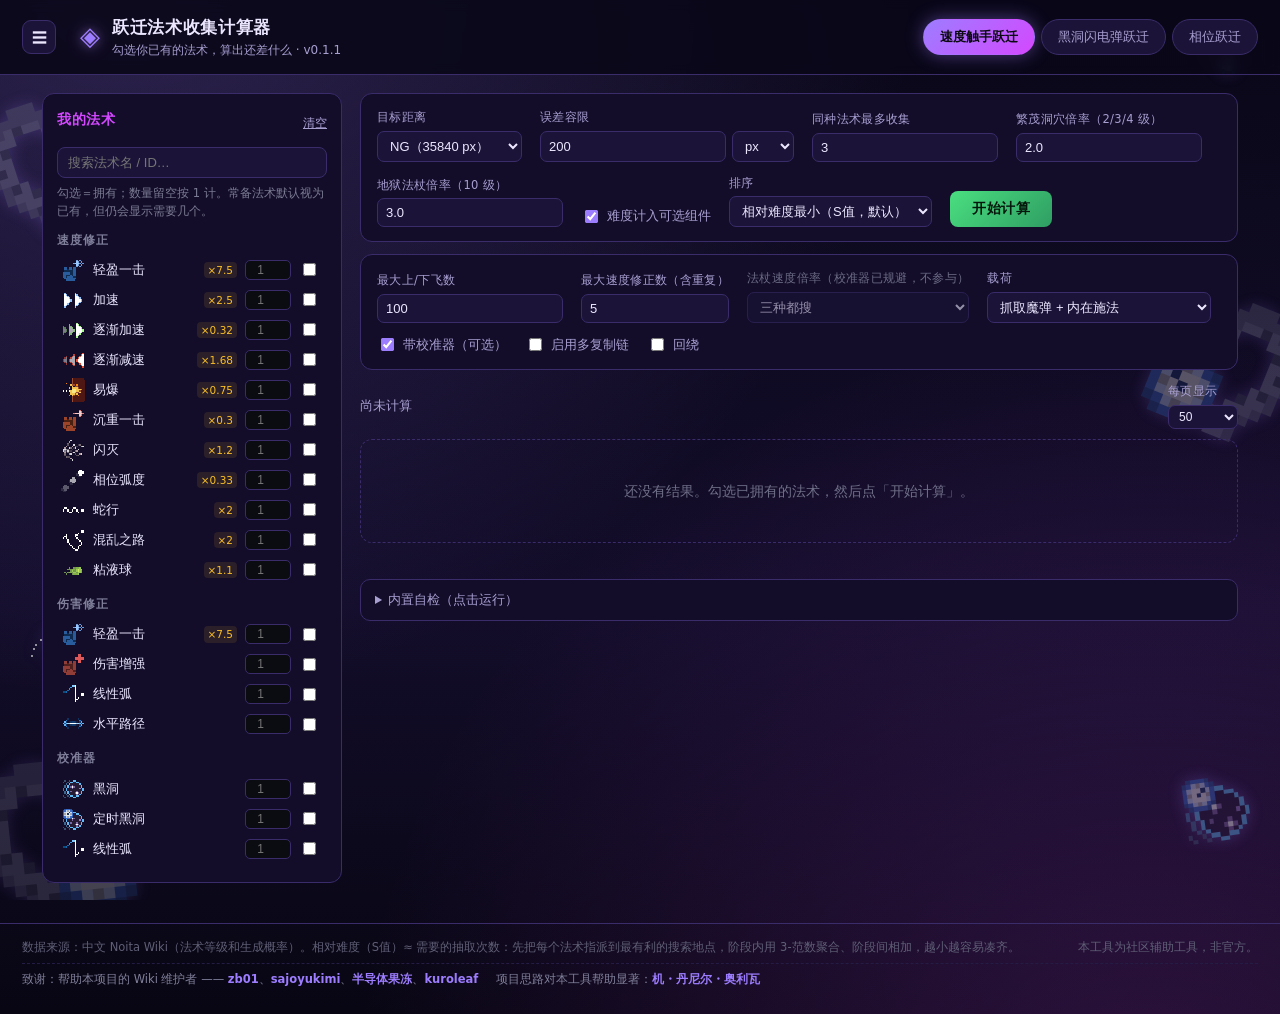
<file: 跃迁法术收集计算器GUI_v0.1.1.html>
<!DOCTYPE html>
<html lang="zh-CN">
<head>
<meta charset="utf-8">
<meta name="viewport" content="width=device-width, initial-scale=1">
<title>跃迁法术收集计算器 v0.1.1 · Noita</title>
<style>
/* 跃迁法术收集计算器 —— 样式（黑底 + 荧光紫/绿点缀，贴近 Noita 观感） */
/* 与旧版跃迁计算器（v0.7）保持一致的主题变量 */
:root {
  --bg: #0a0718;
  --bg2: #130d2a;
  --card: #1c1438;
  --card2: #261a4a;
  --line: #3a2c6a;
  --line2: #5a4aa0;
  --txt: #ece7ff;
  --dim: #a89fd1;
  --accent: #9d7dff;
  --accent2: #d448ff;
  --ok: #4ade80;
  --warn: #f87171;
  --gold: #fbbf24;
}

* { box-sizing: border-box; }

[hidden] { display: none !important; }

body {
  margin: 0;
  background:
    radial-gradient(circle at 10% -10%, rgba(157, 125, 255, .25), transparent 50%),
    radial-gradient(circle at 90% 110%, rgba(212, 72, 255, .18), transparent 50%),
    linear-gradient(180deg, var(--bg), var(--bg2) 60%, #080613);
  color: var(--txt);
  font: 14px/1.6 "Microsoft YaHei", "PingFang SC", system-ui, -apple-system, "Segoe UI", sans-serif;
  min-height: 100vh;
}

/* ---------- 装饰层（沿用 v0.7 的构图，图标改为 Wiki 透明像素图） ---------- */
.deco-layer {
  position: fixed; inset: 0; pointer-events: none; z-index: 0; overflow: hidden;
  display: none;
}
.deco-layer.active { display: block; animation: decoIn .6s ease; }
@keyframes decoIn { from { opacity: 0; } to { opacity: 1; } }

.deco-layer .deco {
  position: absolute;
  image-rendering: pixelated;
  opacity: .22;
  filter: drop-shadow(0 0 8px rgba(157, 125, 255, .55));
}
.deco-layer .deco.t1 { left: -22px; top: 10%; width: 148px; transform: rotate(-18deg); opacity: .38; }
.deco-layer .deco.t2 { right: -26px; top: 32%; width: 158px; transform: rotate(22deg) scaleX(-1); opacity: .32; }
.deco-layer .deco.t3 { left: -34px; bottom: -26px; width: 176px; transform: rotate(-6deg); opacity: .26; }
.deco-layer .deco.fu { right: 3%; top: 4%; width: 40px; opacity: .6; animation: bob 3s ease-in-out infinite; }
.deco-layer .deco.fd { left: 2%; bottom: 26%; width: 36px; opacity: .55; animation: bob 2.4s ease-in-out infinite reverse; }
.deco-layer .deco.wn { right: 2%; bottom: 6%; width: 74px; opacity: .4; transform: rotate(-8deg); }

@keyframes bob {
  0%, 100% { transform: translateY(0); }
  50% { transform: translateY(-8px); }
}

/* 内容压在装饰层之上（layout 不设 z-index，避免困住移动端抽屉） */
.topbar, .layout, .foot { position: relative; }

/* ---------- 顶栏 ---------- */
.topbar {
  display: flex; align-items: center; gap: 24px; flex-wrap: wrap;
  padding: 14px 22px;
  border-bottom: 1px solid var(--line);
  background: rgba(10, 7, 24, .88);
  backdrop-filter: blur(6px);
  position: sticky; top: 0; z-index: 20;
}
.panel-toggle {
  display: grid; place-items: center;
  width: 34px; height: 34px; border-radius: 9px; cursor: pointer;
  background: var(--card); border: 1px solid var(--line); color: var(--txt);
  font-size: 15px; line-height: 1;
}
.panel-toggle:hover { border-color: var(--accent); color: var(--accent); }
.brand { display: flex; align-items: center; gap: 12px; }
.logo {
  font-size: 26px; color: var(--accent);
  text-shadow: 0 0 14px rgba(185, 140, 255, .7);
}
.topbar h1 { margin: 0; font-size: 17px; letter-spacing: .04em; font-weight: 600; }
.sub { margin: 0; color: var(--dim); font-size: 12px; }

.tabs { display: flex; gap: 6px; margin-left: auto; flex-wrap: wrap; }
.tab {
  padding: 8px 16px; border-radius: 999px; cursor: pointer;
  border: 1px solid var(--line); background: var(--card);
  color: var(--dim); font-size: 13px; transition: .18s;
}
.tab:hover { color: var(--txt); border-color: #3d3d55; }
.tab.active {
  color: #0a0a10; font-weight: 700;
  background: linear-gradient(135deg, var(--accent), var(--accent2));
  border-color: transparent;
  box-shadow: 0 0 18px rgba(157, 125, 255, .45);
}

/* ---------- 布局 ---------- */
.layout {
  display: grid; grid-template-columns: 300px minmax(0, 1fr);
  gap: 18px; padding: 18px 22px 40px; max-width: 1240px; margin: 0 auto;
}
body.panel-collapsed .layout { grid-template-columns: minmax(0, 1fr); }
body.panel-collapsed .panel { display: none; }

/* 移动端遮罩（面板展开时出现） */
.scrim {
  position: fixed; inset: 0; z-index: 55;
  background: rgba(4, 3, 12, .62); backdrop-filter: blur(2px);
}
.panel-close { display: none; }

/* ---------- 法术面板 ---------- */
.panel {
  background: var(--bg2); border: 1px solid var(--line); border-radius: 12px;
  padding: 14px; align-self: start; position: sticky; top: 86px;
  max-height: calc(100vh - 110px); display: flex; flex-direction: column;
}
.panel-head { display: flex; align-items: center; justify-content: space-between; }
.panel-head h2 { margin: 0 0 8px; font-size: 14px; letter-spacing: .05em; color: var(--accent2); }
.link {
  background: none; border: 0; color: var(--dim); cursor: pointer;
  font-size: 12px; text-decoration: underline; padding: 0;
}
.link:hover { color: var(--txt); }
.search {
  width: 100%; margin: 8px 0 6px; padding: 7px 10px;
  background: var(--card); border: 1px solid var(--line); border-radius: 8px;
  color: var(--txt); font-size: 13px; outline: none;
}
.search:focus { border-color: var(--accent); }
.hint { margin: 0 0 10px; color: #7a7a92; font-size: 11.5px; }
.spell-groups { overflow-y: auto; padding-right: 4px; }
.spell-groups::-webkit-scrollbar { width: 8px; }
.spell-groups::-webkit-scrollbar-thumb { background: #2b2b3d; border-radius: 4px; }

.sgroup { margin-bottom: 10px; }
.sgroup > h3 {
  margin: 0 0 6px; font-size: 11.5px; letter-spacing: .08em;
  color: #7f7f9a; text-transform: uppercase; font-weight: 600;
}
.sitem {
  display: flex; align-items: center; gap: 8px;
  padding: 3px 4px; border-radius: 7px; cursor: pointer;
}
.sitem:hover { background: var(--card2); }
.sitem.on { background: rgba(157, 125, 255, .14); }
.sitem img { width: 24px; height: 24px; image-rendering: pixelated; flex: 0 0 24px; }
.sitem .nm { flex: 1; font-size: 12.5px; white-space: nowrap; overflow: hidden; text-overflow: ellipsis; }
.sitem .tag { font-size: 10px; color: var(--accent2); border: 1px solid #2f5b46; border-radius: 4px; padding: 0 4px; }
.sitem .mul {
  font-size: 10.5px; color: var(--gold); flex: 0 0 auto;
  background: rgba(251, 191, 36, .1); border-radius: 4px; padding: 0 4px;
}
.sitem input[type=number] {
  width: 46px; padding: 2px 4px; text-align: center;
  background: #0b0b12; border: 1px solid var(--line); border-radius: 5px;
  color: var(--txt); font-size: 12px;
}
.sitem input[type=checkbox] { accent-color: var(--accent); }

/* ---------- 工作区 ---------- */
.workspace { min-width: 0; }
.params, .page-params {
  display: flex; flex-wrap: wrap; gap: 12px 18px; align-items: flex-end;
  background: var(--bg2); border: 1px solid var(--line); border-radius: 12px;
  padding: 14px 16px; margin-bottom: 12px;
}
.field { display: flex; flex-direction: column; gap: 4px; }
.field > span { font-size: 11.5px; color: var(--dim); letter-spacing: .03em; }
.field input, .field select {
  background: var(--card); border: 1px solid var(--line); border-radius: 7px;
  color: var(--txt); padding: 6px 8px; font-size: 13px; min-width: 110px; outline: none;
}
.field input:focus, .field select:focus { border-color: var(--accent); }
.field.small input, .field.small select { min-width: 70px; padding: 3px 6px; font-size: 12px; }
.field.ignored > span { color: #6b6b85; }
.field.ignored select { opacity: .6; }
.field .inline { display: flex; gap: 6px; }
.field .inline input { min-width: 78px; }
.field .inline select { min-width: 62px; }
.chk { display: flex; align-items: center; gap: 6px; font-size: 13px; color: var(--dim); cursor: pointer; }
.chk input { accent-color: var(--accent); }
button.primary {
  padding: 9px 22px; border-radius: 8px; border: 0; cursor: pointer;
  background: linear-gradient(135deg, var(--ok), #2f9e63);
  color: #04170c; font-weight: 700; font-size: 13.5px; letter-spacing: .04em;
}
button.primary:hover { filter: brightness(1.1); }
button.primary:active { transform: translateY(1px); }

/* ---------- 结果 ---------- */
.results-head {
  display: flex; align-items: center; gap: 12px; margin: 6px 0 10px;
  color: var(--dim); font-size: 12.5px;
}
.results-head .spacer { flex: 1; }
.results { display: flex; flex-direction: column; gap: 10px; }

.sol {
  background: var(--card); border: 1px solid var(--line); border-radius: 12px;
  padding: 12px 14px; transition: .15s;
}
.sol:hover { border-color: #3d3d55; }
.sol.over { border-color: #5a3a3a; }
.sol-head { display: flex; flex-wrap: wrap; gap: 10px; align-items: center; margin-bottom: 8px; }
.sol-idx {
  width: 26px; height: 26px; border-radius: 7px; display: grid; place-items: center;
  background: #22222f; color: var(--accent); font-weight: 700; font-size: 12px;
}
.metric { font-size: 12.5px; color: var(--dim); }
.metric b { color: var(--txt); font-weight: 600; }
.metric.good b { color: var(--ok); }
.metric.warn b { color: var(--gold); }
.metric.bad b { color: var(--warn); }
.badge {
  font-size: 11px; padding: 1px 7px; border-radius: 999px;
  border: 1px solid var(--line); color: var(--dim);
}
.badge.red { color: var(--warn); border-color: #5a2b2b; background: rgba(255, 107, 107, .08); }
.badge.gold { color: var(--gold); border-color: #5a4a22; background: rgba(255, 209, 102, .08); }
.badge.warn { color: #ffa94d; border-color: #5a3d22; background: rgba(255, 169, 77, .1); }
.badge.staff { display: inline-flex; align-items: center; gap: 5px; padding-left: 4px; }
.badge.staff img { width: 18px; height: 18px; image-rendering: pixelated; }

.row { display: flex; gap: 10px; align-items: flex-start; padding: 5px 0; border-top: 1px dashed #232332; }
.row:first-of-type { border-top: 0; }
.row-label {
  flex: 0 0 104px; font-size: 11.5px; color: #7f7f9a; padding-top: 5px;
  letter-spacing: .02em; white-space: nowrap;
}
@media (max-width: 620px) {
  .row { flex-direction: column; gap: 2px; }
  .row-label { flex: none; padding-top: 0; }
  .topbar { gap: 10px; padding: 10px 14px; }
  .topbar h1 { font-size: 15px; }
  .sub { display: none; }
  .tabs { margin-left: 0; width: 100%; }
  .tab { padding: 6px 12px; font-size: 12px; }
  .layout { padding: 12px 12px 32px; }
  .params, .page-params { padding: 12px; gap: 10px 14px; }
  .field input, .field select { min-width: 92px; }
}
.row-body { display: flex; flex-wrap: wrap; gap: 6px; align-items: center; }
.row.opt .row-label { color: #6b6b85; }
.row.opt .chip { opacity: .82; }
.chain-note { font-size: 11.5px; color: var(--accent2); margin-left: 4px; }
.warn-note { color: var(--gold); }

.chip {
  display: inline-flex; align-items: center; gap: 5px;
  background: var(--card2); border: 1px solid var(--line); border-radius: 999px;
  padding: 3px 9px 3px 4px; font-size: 12px;
}
.chip img { width: 18px; height: 18px; image-rendering: pixelated; }
.chip .cnt { color: var(--dim); font-size: 11px; }
.chip.miss { border-color: var(--warn); background: rgba(255, 107, 107, .1); }
.chip.miss .nm { color: #ffb3b3; }
.chip.miss .cnt { color: var(--warn); font-weight: 700; }
.chip.have { opacity: .55; }

.pager { display: flex; gap: 6px; flex-wrap: wrap; margin: 14px 0; }
.pager button {
  min-width: 32px; padding: 4px 9px; border-radius: 7px; cursor: pointer;
  background: var(--card); border: 1px solid var(--line); color: var(--dim); font-size: 12px;
}
.pager button.on { background: var(--accent); color: #0a0a10; border-color: transparent; font-weight: 700; }

.empty {
  padding: 40px 20px; text-align: center; color: #6f6f88;
  border: 1px dashed var(--line); border-radius: 12px;
}

/* ---------- 自检 ---------- */
.selftest {
  margin-top: 22px; border: 1px solid var(--line); border-radius: 10px;
  background: var(--bg2); padding: 10px 14px;
}
.selftest summary { cursor: pointer; color: var(--dim); font-size: 12.5px; }
.selftest pre {
  margin: 10px 0 0; padding: 10px; background: #06060a; border-radius: 8px;
  font-size: 11.5px; line-height: 1.55; color: #b9b9cc; max-height: 320px; overflow: auto;
  white-space: pre-wrap;
}

.foot {
  padding: 14px 22px 26px; color: #5f5f76; font-size: 11.5px;
  border-top: 1px solid var(--line);
  display: flex; flex-direction: column; gap: 6px;
}
.foot-main { display: flex; gap: 18px; flex-wrap: wrap; justify-content: space-between; }
.foot-credit {
  display: flex; gap: 18px; flex-wrap: wrap;
  color: #7f7f9a; border-top: 1px dashed #241c44; padding-top: 6px;
}
.foot-credit b { color: var(--accent); font-weight: 600; }

/* ---------- 移动端 / 窄屏 ---------- */
@media (max-width: 980px) {
  .layout { grid-template-columns: minmax(0, 1fr); }
  .panel {
    position: fixed; left: 0; top: 0; bottom: 0;
    width: min(86vw, 330px); z-index: 60;
    max-height: 100vh; border-radius: 0 14px 14px 0;
    box-shadow: 0 0 40px rgba(0, 0, 0, .6);
  }
  .panel-close { display: inline; }
}

@media (max-width: 620px) {
  .topbar { gap: 10px; padding: 10px 14px; }
  .topbar h1 { font-size: 15px; }
  .sub { display: none; }
  .tabs { margin-left: 0; width: 100%; }
  .tab { padding: 6px 12px; font-size: 12px; }
  .layout { padding: 12px 12px 32px; }
  .params, .page-params {
    display: grid; grid-template-columns: 1fr 1fr; gap: 10px 12px; padding: 12px;
  }
  .field { min-width: 0; }
  .field input, .field select { min-width: 0; width: 100%; }
  .field .inline { display: grid; grid-template-columns: 1fr 58px; gap: 6px; }
  .params .chk, .page-params .chk { grid-column: 1 / -1; }
  button.primary { grid-column: 1 / -1; }
  .results-head { flex-wrap: wrap; }
  .row { flex-direction: column; gap: 2px; }
  .row-label { flex: none; padding-top: 0; white-space: normal; }
}

</style>
</head>
<body>

<!-- 装饰层（图标为 Wiki 透明像素图，随页签切换） -->
<div class="deco-layer active" id="deco-tentacle" aria-hidden="true">
  <img class="deco t1" data-icon="TENTACLE_TIMER" alt="">
  <img class="deco t2" data-icon="TENTACLE_TIMER" alt="">
  <img class="deco t3" data-icon="TENTACLE_TIMER" alt="">
  <img class="deco fu" data-icon="FLY_UPWARDS" alt="">
  <img class="deco fd" data-icon="FLY_DOWNWARDS" alt="">
  <img class="deco wn" data-icon="BLACK_HOLE_DEATH_TRIGGER" alt="">
</div>

<div class="deco-layer" id="deco-blackflash" aria-hidden="true">
  <img class="deco t1" data-icon="BLACK_HOLE" alt="">
  <img class="deco t2" data-icon="LIGHTNING" alt="">
  <img class="deco t3" data-icon="BLACK_HOLE" alt="">
  <img class="deco fu" data-icon="LIFETIME" alt="">
  <img class="deco fd" data-icon="LIGHTNING" alt="">
  <img class="deco wn" data-icon="EXPLODING_DEER" alt="">
</div>

<div class="deco-layer" id="deco-phase" aria-hidden="true">
  <img class="deco t1" data-icon="MEGALASER" alt="">
  <img class="deco t2" data-icon="ADD_DEATH_TRIGGER" alt="">
  <img class="deco t3" data-icon="PHASING_ARC" alt="">
  <img class="deco fu" data-icon="ADD_DEATH_TRIGGER" alt="">
  <img class="deco fd" data-icon="PHASING_ARC" alt="">
  <img class="deco wn" data-icon="MEGALASER" alt="">
</div>


<header class="topbar">
  <button class="panel-toggle" id="panelToggle" title="展开 / 收起法术面板" aria-label="切换法术面板">☰</button>
  <div class="brand">
    <span class="logo">◈</span>
    <div>
      <h1>跃迁法术收集计算器</h1>
      <p class="sub">勾选你已有的法术，算出还差什么 · v0.1.1</p>
    </div>
  </div>
  <nav class="tabs" role="tablist">
    <button class="tab active" data-page="tentacle" role="tab">速度触手跃迁</button>
    <button class="tab" data-page="blackflash" role="tab">黑洞闪电弹跃迁</button>
    <button class="tab" data-page="phase" role="tab">相位跃迁</button>
  </nav>
</header>

<main class="layout">

  <!-- ============ 左：法术收集面板（可收回） ============ -->
  <aside class="panel" id="collectPanel">
    <div class="panel-head">
      <h2>我的法术</h2>
      <button class="link" id="clearOwned">清空</button>
      <button class="link panel-close" id="panelClose" title="收起面板">✕</button>
    </div>
    <input class="search" id="spellSearch" placeholder="搜索法术名 / ID…">
    <p class="hint">勾选＝拥有；数量留空按 1 计。常备法术默认视为已有，但仍会显示需要几个。</p>
    <div class="spell-groups" id="spellGroups"></div>
  </aside>

  <!-- ============ 右：工作区 ============ -->
  <section class="workspace">

    <!-- 公共参数 -->
    <div class="params">
      <label class="field">
        <span>目标距离</span>
        <select id="targetDist">
          <option value="35840">NG（35840 px）</option>
          <option value="32768">NG+（32768 px）</option>
          <option value="custom">自定义…</option>
        </select>
      </label>
      <label class="field" id="customDistWrap" hidden>
        <span>自定义距离</span>
        <input type="number" id="customDist" value="35840" min="1" step="1">
      </label>
      <label class="field">
        <span>误差容限</span>
        <span class="inline">
          <input type="number" id="tolerance" value="200" min="0" step="1">
          <select id="tolMode">
            <option value="abs">px</option>
            <option value="rel">%</option>
          </select>
        </span>
      </label>
      <label class="field">
        <span>同种法术最多收集</span>
        <input type="number" id="maxPerSpell" value="3" min="1" step="1">
      </label>
      <label class="field">
        <span>繁茂洞穴倍率（2/3/4 级）</span>
        <input type="number" id="multFungal" value="2.0" min="0" step="0.1">
      </label>
      <label class="field">
        <span>地狱法杖倍率（10 级）</span>
        <input type="number" id="multHell" value="3.0" min="0" step="0.1">
      </label>
      <label class="chk" title="取消勾选后，校准器 / 零时 / 载荷等可选组件不计入收集难度"><input type="checkbox" id="countOptional" checked> 难度计入可选组件</label>
      <label class="field">
        <span>排序</span>
        <select id="sortMode">
          <option value="weight">相对难度最小（S值，默认）</option>
          <option value="error">误差最小</option>
        </select>
      </label>
      <button class="primary" id="solveBtn">开始计算</button>
    </div>

    <!-- 各页专属参数 -->
    <div class="page-params" id="pp-tentacle">
      <label class="field"><span>最大上/下飞数</span><input type="number" id="ttMaxUpDown" value="100" min="0"></label>
      <label class="field" title="按法术个数计：同种 n 个就占 n 个名额"><span>最大速度修正数（含重复）</span><input type="number" id="ttMaxMods" value="5" min="0" max="10"></label>
      <label class="field" id="ttStaffField" title="校准器会规避法杖的隐藏速度倍率，因此两者至多用一个"><span id="ttStaffLabel">法杖速度倍率</span>
        <select id="ttStaff">
          <option value="1">一般法杖 1.0（26 格）</option>
          <option value="1.25">迅捷之杖 1.25（19 格）</option>
          <option value="1.5">多重之杖 1.5（26 格）</option>
          <option value="any" selected>三种都搜</option>
        </select>
      </label>
      <label class="field"><span>载荷</span>
        <select id="ttPayload">
          <option value="grab" selected>抓取魔弹 + 内在施法</option>
          <option value="orbit">抓取魔弹 + 行星环绕 + 环绕拉帕</option>
        </select>
      </label>
      <label class="chk" title="用失效触发投射物 + 瞄准修正间接校准触手（可选，手动瞄准也能打）；启用后法杖倍率不参与计算"><input type="checkbox" id="ttCalibrator" checked> 带校准器（可选）</label>
      <label class="chk" title="默认只搜一条复制链"><input type="checkbox" id="ttMultiChain"> 启用多复制链</label>
      <label class="chk"><input type="checkbox" id="ttWrap"> 回绕</label>
    </div>

    <div class="page-params" id="pp-blackflash" hidden>
      <label class="field"><span>法杖速度倍率</span>
        <select id="bfStaff">
          <option value="1">一般法杖 1.0（26 格）</option>
          <option value="1.25">迅捷之杖 1.25（19 格）</option>
          <option value="1.5">多重之杖 1.5（26 格）</option>
          <option value="any" selected>三种都搜</option>
        </select>
      </label>
      <label class="field"><span>最大修正数</span><input type="number" id="bfMaxCorr" value="8" min="0" max="14"></label>
      <label class="field" title="按法术个数计：同种 n 个就占 n 个名额"><span>最大速度修正数（含重复）</span><input type="number" id="bfMaxSpeed" value="5" min="0" max="10"></label>
      <label class="field"><span>载荷</span>
        <select id="bfPayload">
          <option value="grab" selected>抓取魔弹 + 内在施法</option>
          <option value="orbit">抓取魔弹 + 行星环绕 + 环绕拉帕</option>
          <option value="swap">交换者 + 鹿诱饵 + 伤害修正</option>
        </select>
      </label>
      <label class="chk" title="黑洞必须飞出加载区（≥ 2048 px）才能让闪电弹不撞墙"><input type="checkbox" id="bfBhFar" checked> 黑洞远离加载区（≥2048 px）</label>
    </div>

    <div class="page-params" id="pp-phase" hidden>
      <label class="field"><span>最大相位个数</span><input type="number" id="phMaxPhases" value="1600" min="1"></label>
      <label class="field"><span>载荷</span>
        <select id="phPayload">
          <option value="grab" selected>抓取魔弹 + 内在施法</option>
          <option value="orbit">抓取魔弹 + 行星环绕 + 环绕拉帕</option>
          <option value="swap">交换者 + 鹿诱饵 + 伤害修正</option>
        </select>
      </label>
      <label class="chk" title="校准器只是瞄准辅助，可以手动瞄准省掉"><input type="checkbox" id="phCalibrator" checked> 带校准器（可选）</label>
      <label class="chk" title="默认只搜一条复制链"><input type="checkbox" id="phMultiChain"> 启用多复制链</label>
      <label class="chk"><input type="checkbox" id="phWrap"> 回绕</label>
    </div>

    <!-- 结果区 -->
    <div class="results-head">
      <span id="resultStat">尚未计算</span>
      <span class="spacer"></span>
      <label class="field small"><span>每页显示</span>
        <select id="pageSize"><option>20</option><option selected>50</option><option>100</option></select>
      </label>
    </div>
    <div id="results" class="results"></div>
    <div class="pager" id="pager"></div>

    <!-- 自检 -->
    <details class="selftest">
      <summary>内置自检（点击运行）</summary>
      <button class="link" id="runSelftest">运行自检</button>
      <pre id="selftestOut"></pre>
    </details>
  </section>
</main>

<div class="scrim" id="scrim" hidden></div>

<footer class="foot">
  <div class="foot-main">
    <span>数据来源：中文 Noita Wiki（法术等级和生成概率）。相对难度（S值）≈ 需要的抽取次数：先把每个法术指派到最有利的搜索地点，阶段内用 3-范数聚合、阶段间相加，越小越容易凑齐。</span>
    <span>本工具为社区辅助工具，非官方。</span>
  </div>
  <div class="foot-credit">
    <span>致谢：帮助本项目的 Wiki 维护者 —— <b>zb01</b>、<b>sajoyukimi</b>、<b>半导体果冻</b>、<b>kuroleaf</b></span>
    <span id="pageCredit" hidden></span>
  </div>
</footer>

<script>window.SPELL_DATA = {
 "note": "tiers_raw = Wiki data-tier-weight（原始权重）；tiers_pct = Wiki 显示的概率百分比",
 "spells": [
  {
   "id": "LIGHT_SHOT",
   "role": "speed",
   "note": "轻盈一击 ×7.5",
   "guaranteed": false,
   "wiki_page": "轻盈一击",
   "sprite_index": 238,
   "status": "ok",
   "name_official": "轻巧魔弹",
   "type": "投射修正",
   "mana": "5",
   "price": "60",
   "tiers_raw": {
    "0": -1.0,
    "1": -1.0,
    "2": 0.3,
    "3": 0.5,
    "4": 0.4,
    "5": -1.0,
    "6": -1.0,
    "7": -1.0,
    "8": -1.0,
    "9": -1.0,
    "10": -1.0
   },
   "tiers_pct": {
    "0": 0.0,
    "1": 0.0,
    "2": 0.22,
    "3": 0.38,
    "4": 0.28,
    "5": 0.0,
    "6": 0.0,
    "7": 0.0,
    "8": 0.0,
    "9": 0.0,
    "10": 0.0
   },
   "fields": {
    "官方中文名": "轻巧魔弹",
    "类型": "投射修正",
    "法力消耗": "5",
    "施放延迟": "-3 ( -0.05 )",
    "抽取数": "1",
    "散射角度修正": "-6",
    "速度修正": "× 7.50",
    "后坐力": "-10",
    "投射物伤害": "-25",
    "爆炸半径": "-10",
    "基础价格": "60"
   },
   "roles": [
    "speed",
    "damage"
   ]
  },
  {
   "id": "SPEED",
   "role": "speed",
   "note": "加速 ×2.5",
   "guaranteed": false,
   "wiki_page": "加速",
   "sprite_index": 242,
   "status": "ok",
   "name_official": "加速",
   "type": "投射修正",
   "mana": "3",
   "price": "100",
   "tiers_raw": {
    "0": -1.0,
    "1": 1.0,
    "2": 0.5,
    "3": 0.5,
    "4": -1.0,
    "5": -1.0,
    "6": -1.0,
    "7": -1.0,
    "8": -1.0,
    "9": -1.0,
    "10": -1.0
   },
   "tiers_pct": {
    "0": 0.0,
    "1": 1.19,
    "2": 0.36,
    "3": 0.38,
    "4": 0.0,
    "5": 0.0,
    "6": 0.0,
    "7": 0.0,
    "8": 0.0,
    "9": 0.0,
    "10": 0.0
   },
   "fields": {
    "官方中文名": "加速",
    "类型": "投射修正",
    "法力消耗": "3",
    "抽取数": "1",
    "速度修正": "× 2.50",
    "基础价格": "100"
   },
   "roles": [
    "speed"
   ]
  },
  {
   "id": "ACCELERATING_SHOT",
   "role": "speed",
   "note": "逐渐加速 ×0.32",
   "guaranteed": false,
   "wiki_page": "逐渐加速",
   "sprite_index": 243,
   "status": "ok",
   "name_official": "加速魔弹",
   "type": "投射修正",
   "mana": "20",
   "price": "190",
   "tiers_raw": {
    "0": -1.0,
    "1": -1.0,
    "2": 0.5,
    "3": 0.4,
    "4": 1.0,
    "5": -1.0,
    "6": -1.0,
    "7": -1.0,
    "8": -1.0,
    "9": -1.0,
    "10": -1.0
   },
   "tiers_pct": {
    "0": 0.0,
    "1": 0.0,
    "2": 0.36,
    "3": 0.31,
    "4": 0.7,
    "5": 0.0,
    "6": 0.0,
    "7": 0.0,
    "8": 0.0,
    "9": 0.0,
    "10": 0.0
   },
   "fields": {
    "官方中文名": "加速魔弹",
    "类型": "投射修正",
    "法力消耗": "20",
    "施放延迟": "+8 ( +0.13 )",
    "抽取数": "1",
    "速度修正": "× 0.32",
    "后坐力": "+10",
    "基础价格": "190"
   },
   "roles": [
    "speed"
   ]
  },
  {
   "id": "DECELERATING_SHOT",
   "role": "speed",
   "note": "逐渐减速 ×1.68",
   "guaranteed": false,
   "wiki_page": "逐渐减速",
   "sprite_index": 244,
   "status": "ok",
   "name_official": "减速魔弹",
   "type": "投射修正",
   "mana": "10",
   "price": "80",
   "tiers_raw": {
    "0": -1.0,
    "1": -1.0,
    "2": 0.4,
    "3": 0.1,
    "4": 0.7,
    "5": -1.0,
    "6": -1.0,
    "7": -1.0,
    "8": -1.0,
    "9": -1.0,
    "10": -1.0
   },
   "tiers_pct": {
    "0": 0.0,
    "1": 0.0,
    "2": 0.29,
    "3": 0.08,
    "4": 0.49,
    "5": 0.0,
    "6": 0.0,
    "7": 0.0,
    "8": 0.0,
    "9": 0.0,
    "10": 0.0
   },
   "fields": {
    "官方中文名": "减速魔弹",
    "类型": "投射修正",
    "法力消耗": "10",
    "施放延迟": "-8 ( -0.13 )",
    "抽取数": "1",
    "速度修正": "× 1.68",
    "后坐力": "-10",
    "基础价格": "80"
   },
   "roles": [
    "speed"
   ]
  },
  {
   "id": "EXPLOSIVE_PROJECTILE",
   "role": "speed",
   "note": "易爆的投射物 ×0.75",
   "guaranteed": false,
   "wiki_page": "易爆的投射物",
   "sprite_index": 245,
   "status": "ok",
   "name_official": "易爆的投射物",
   "type": "投射修正",
   "mana": "30",
   "price": "120",
   "tiers_raw": {
    "0": -1.0,
    "1": -1.0,
    "2": 1.0,
    "3": 1.0,
    "4": 0.8,
    "5": -1.0,
    "6": -1.0,
    "7": -1.0,
    "8": -1.0,
    "9": -1.0,
    "10": -1.0
   },
   "tiers_pct": {
    "0": 0.0,
    "1": 0.0,
    "2": 0.73,
    "3": 0.77,
    "4": 0.56,
    "5": 0.0,
    "6": 0.0,
    "7": 0.0,
    "8": 0.0,
    "9": 0.0,
    "10": 0.0
   },
   "fields": {
    "官方中文名": "易爆的投射物",
    "类型": "投射修正",
    "法力消耗": "30",
    "施放延迟": "+40 ( +0.67 )",
    "抽取数": "1",
    "速度修正": "× 0.75",
    "后坐力": "+30",
    "爆炸伤害": "+5",
    "爆炸半径": "+15",
    "基础价格": "120"
   },
   "roles": [
    "speed"
   ]
  },
  {
   "id": "HEAVY_SHOT",
   "role": "speed",
   "note": "沉重一击 ×0.3",
   "guaranteed": false,
   "wiki_page": "沉重一击",
   "sprite_index": 237,
   "status": "ok",
   "name_official": "沉重一击",
   "type": "投射修正",
   "mana": "7",
   "price": "150",
   "tiers_raw": {
    "0": -1.0,
    "1": -1.0,
    "2": 0.4,
    "3": 0.4,
    "4": 0.5,
    "5": -1.0,
    "6": -1.0,
    "7": -1.0,
    "8": -1.0,
    "9": -1.0,
    "10": -1.0
   },
   "tiers_pct": {
    "0": 0.0,
    "1": 0.0,
    "2": 0.29,
    "3": 0.31,
    "4": 0.35,
    "5": 0.0,
    "6": 0.0,
    "7": 0.0,
    "8": 0.0,
    "9": 0.0,
    "10": 0.0
   },
   "fields": {
    "官方中文名": "沉重一击",
    "类型": "投射修正",
    "法力消耗": "7",
    "施放延迟": "+10 ( +0.17 )",
    "抽取数": "1",
    "速度修正": "× 0.30",
    "后坐力": "+50",
    "投射物伤害": "+43.75",
    "基础价格": "150"
   },
   "roles": [
    "speed"
   ]
  },
  {
   "id": "FIZZLE",
   "role": "speed",
   "note": "闪灭 ×1.2",
   "guaranteed": false,
   "wiki_page": "闪灭",
   "sprite_index": 306,
   "status": "ok",
   "name_official": "闪灭",
   "type": "投射修正",
   "mana": "0",
   "price": "0",
   "tiers_raw": {
    "0": -1.0,
    "1": -1.0,
    "2": -1.0,
    "3": 0.4,
    "4": 0.3,
    "5": 0.1,
    "6": -1.0,
    "7": -1.0,
    "8": -1.0,
    "9": -1.0,
    "10": -1.0
   },
   "tiers_pct": {
    "0": 0.0,
    "1": 0.0,
    "2": 0.0,
    "3": 0.31,
    "4": 0.21,
    "5": 0.08,
    "6": 0.0,
    "7": 0.0,
    "8": 0.0,
    "9": 0.0,
    "10": 0.0
   },
   "fields": {
    "官方中文名": "闪灭",
    "类型": "投射修正",
    "法力消耗": "0",
    "施放延迟": "-10 ( -0.17 )",
    "抽取数": "1",
    "速度修正": "× 1.20",
    "基础价格": "0"
   },
   "roles": [
    "speed"
   ]
  },
  {
   "id": "PHASING_ARC",
   "role": "speed",
   "note": "相位弧度 ×0.33，相位跃迁核心",
   "guaranteed": false,
   "wiki_page": "相位弧度",
   "sprite_index": 212,
   "status": "ok",
   "name_official": "相位弧度",
   "type": "投射修正",
   "mana": "2",
   "price": "170",
   "tiers_raw": {
    "0": -1.0,
    "1": -1.0,
    "2": 0.2,
    "3": 0.3,
    "4": 0.6,
    "5": 0.1,
    "6": -1.0,
    "7": -1.0,
    "8": -1.0,
    "9": -1.0,
    "10": -1.0
   },
   "tiers_pct": {
    "0": 0.0,
    "1": 0.0,
    "2": 0.15,
    "3": 0.23,
    "4": 0.42,
    "5": 0.08,
    "6": 0.0,
    "7": 0.0,
    "8": 0.0,
    "9": 0.0,
    "10": 0.0
   },
   "fields": {
    "官方中文名": "相位弧度",
    "类型": "投射修正",
    "法力消耗": "2",
    "施放延迟": "-12 ( -0.20 )",
    "抽取数": "1",
    "存在时间修正 ⓘ": "+80",
    "速度修正": "× 0.33",
    "基础价格": "170"
   },
   "roles": [
    "speed",
    "copy"
   ]
  },
  {
   "id": "SINEWAVE",
   "role": "speed",
   "note": "蛇行 ×2",
   "guaranteed": false,
   "wiki_page": "蛇行",
   "sprite_index": 201,
   "status": "ok",
   "name_official": "蛇行",
   "type": "投射修正",
   "mana": "0",
   "price": "10",
   "tiers_raw": {
    "0": -1.0,
    "1": -1.0,
    "2": 0.4,
    "3": -1.0,
    "4": 0.55,
    "5": -1.0,
    "6": 0.4,
    "7": -1.0,
    "8": -1.0,
    "9": -1.0,
    "10": -1.0
   },
   "tiers_pct": {
    "0": 0.0,
    "1": 0.0,
    "2": 0.29,
    "3": 0.0,
    "4": 0.38,
    "5": 0.0,
    "6": 0.49,
    "7": 0.0,
    "8": 0.0,
    "9": 0.0,
    "10": 0.0
   },
   "fields": {
    "官方中文名": "蛇行",
    "类型": "投射修正",
    "法力消耗": "0",
    "抽取数": "1",
    "速度修正": "× 2.00",
    "基础价格": "10"
   },
   "roles": [
    "speed"
   ]
  },
  {
   "id": "CHAOTIC_ARC",
   "role": "speed",
   "note": "混沌轨迹（v0.7 叫法）／Wiki 页面「混沌路径」、官方中文名「混乱之路」，×2.0",
   "guaranteed": false,
   "wiki_page": "混乱之路",
   "sprite_index": 202,
   "status": "ok",
   "name_official": "混乱之路",
   "type": "投射修正",
   "mana": "0",
   "price": "10",
   "tiers_raw": {
    "0": -1.0,
    "1": 0.4,
    "2": -1.0,
    "3": 0.55,
    "4": -1.0,
    "5": 0.4,
    "6": -1.0,
    "7": -1.0,
    "8": -1.0,
    "9": -1.0,
    "10": -1.0
   },
   "tiers_pct": {
    "0": 0.0,
    "1": 0.48,
    "2": 0.0,
    "3": 0.42,
    "4": 0.0,
    "5": 0.32,
    "6": 0.0,
    "7": 0.0,
    "8": 0.0,
    "9": 0.0,
    "10": 0.0
   },
   "fields": {
    "官方中文名": "混乱之路",
    "类型": "投射修正",
    "法力消耗": "0",
    "抽取数": "1",
    "速度修正": "× 2.00",
    "基础价格": "10"
   },
   "roles": [
    "speed"
   ]
  },
  {
   "id": "LIFETIME",
   "role": "time",
   "note": "延长存在时间（蓝表）",
   "guaranteed": false,
   "wiki_page": "延长存在时间",
   "sprite_index": 186,
   "status": "ok",
   "name_official": "延长存在时间",
   "type": "投射修正",
   "mana": "40",
   "price": "250",
   "tiers_raw": {
    "0": -1.0,
    "1": -1.0,
    "2": -1.0,
    "3": 0.5,
    "4": 0.5,
    "5": 0.5,
    "6": 0.75,
    "7": -1.0,
    "8": -1.0,
    "9": -1.0,
    "10": 0.1
   },
   "tiers_pct": {
    "0": 0.0,
    "1": 0.0,
    "2": 0.0,
    "3": 0.38,
    "4": 0.35,
    "5": 0.4,
    "6": 0.91,
    "7": 0.0,
    "8": 0.0,
    "9": 0.0,
    "10": 0.17
   },
   "fields": {
    "官方中文名": "延长存在时间",
    "类型": "投射修正",
    "法力消耗": "40",
    "施放延迟": "+13 ( +0.22 )",
    "抽取数": "1",
    "存在时间修正 ⓘ": "+75",
    "基础价格": "250"
   },
   "roles": [
    "time"
   ]
  },
  {
   "id": "LIFETIME_DOWN",
   "role": "time",
   "note": "缩减存在时间（红表）",
   "guaranteed": false,
   "wiki_page": "缩减存在时间",
   "sprite_index": 187,
   "status": "ok",
   "name_official": "缩减存在时间",
   "type": "投射修正",
   "mana": "10",
   "price": "90",
   "tiers_raw": {
    "0": -1.0,
    "1": -1.0,
    "2": -1.0,
    "3": 0.5,
    "4": 0.5,
    "5": 0.75,
    "6": 0.5,
    "7": -1.0,
    "8": -1.0,
    "9": -1.0,
    "10": 0.1
   },
   "tiers_pct": {
    "0": 0.0,
    "1": 0.0,
    "2": 0.0,
    "3": 0.38,
    "4": 0.35,
    "5": 0.6,
    "6": 0.61,
    "7": 0.0,
    "8": 0.0,
    "9": 0.0,
    "10": 0.17
   },
   "fields": {
    "官方中文名": "缩减存在时间",
    "类型": "投射修正",
    "法力消耗": "10",
    "施放延迟": "-15 ( -0.25 )",
    "抽取数": "1",
    "存在时间修正 ⓘ": "-42",
    "基础价格": "90"
   },
   "roles": [
    "time"
   ]
  },
  {
   "id": "ZERO_DAMAGE",
   "role": "time",
   "note": "无害化 +280f",
   "guaranteed": false,
   "wiki_page": "无害化",
   "sprite_index": 236,
   "status": "ok",
   "name_official": "",
   "type": "",
   "mana": "",
   "price": "50",
   "tiers_raw": {
    "0": -1.0,
    "1": -1.0,
    "2": -1.0,
    "3": 0.3,
    "4": 0.3,
    "5": 0.6,
    "6": -1.0,
    "7": -1.0,
    "8": -1.0,
    "9": -1.0,
    "10": 0.3
   },
   "tiers_pct": {
    "0": 0.0,
    "1": 0.0,
    "2": 0.0,
    "3": 0.23,
    "4": 0.21,
    "5": 0.48,
    "6": 0.0,
    "7": 0.0,
    "8": 0.0,
    "9": 0.0,
    "10": 0.5
   },
   "fields": {
    "抽取数": "1",
    "存在时间修正 ⓘ": "+280",
    "后坐力": "-10",
    "暴击率": "= 0",
    "投射物伤害": "=0",
    "雷电伤害": "=0",
    "冰冻伤害": "=0",
    "爆炸伤害": "=0",
    "基础价格": "50"
   },
   "roles": [
    "time"
   ]
  },
  {
   "id": "FLY_UPWARDS",
   "role": "copy",
   "note": "向上飞行 ×1.2 不受限",
   "guaranteed": false,
   "wiki_page": "向上飞行",
   "sprite_index": 207,
   "status": "ok",
   "name_official": "向上飞行",
   "type": "投射修正",
   "mana": "0",
   "price": "20",
   "tiers_raw": {
    "0": -1.0,
    "1": -1.0,
    "2": 0.3,
    "3": -1.0,
    "4": 0.45,
    "5": -1.0,
    "6": 0.3,
    "7": -1.0,
    "8": -1.0,
    "9": -1.0,
    "10": -1.0
   },
   "tiers_pct": {
    "0": 0.0,
    "1": 0.0,
    "2": 0.22,
    "3": 0.0,
    "4": 0.31,
    "5": 0.0,
    "6": 0.37,
    "7": 0.0,
    "8": 0.0,
    "9": 0.0,
    "10": 0.0
   },
   "fields": {
    "官方中文名": "向上飞行",
    "类型": "投射修正",
    "法力消耗": "0",
    "施放延迟": "-8 ( -0.13 )",
    "抽取数": "1",
    "速度修正": "× 1.20",
    "基础价格": "20"
   },
   "roles": [
    "copy"
   ]
  },
  {
   "id": "FLY_DOWNWARDS",
   "role": "copy",
   "note": "向下飞行 ×1.2 不受限",
   "guaranteed": false,
   "wiki_page": "向下飞行",
   "sprite_index": 206,
   "status": "ok",
   "name_official": "向下飞行",
   "type": "投射修正",
   "mana": "0",
   "price": "30",
   "tiers_raw": {
    "0": -1.0,
    "1": 0.3,
    "2": -1.0,
    "3": 0.45,
    "4": -1.0,
    "5": 0.3,
    "6": -1.0,
    "7": -1.0,
    "8": -1.0,
    "9": -1.0,
    "10": -1.0
   },
   "tiers_pct": {
    "0": 0.0,
    "1": 0.36,
    "2": 0.0,
    "3": 0.35,
    "4": 0.0,
    "5": 0.24,
    "6": 0.0,
    "7": 0.0,
    "8": 0.0,
    "9": 0.0,
    "10": 0.0
   },
   "fields": {
    "官方中文名": "向下飞行",
    "类型": "投射修正",
    "法力消耗": "0",
    "施放延迟": "-8 ( -0.13 )",
    "抽取数": "1",
    "速度修正": "× 1.20",
    "基础价格": "30"
   },
   "roles": [
    "copy"
   ]
  },
  {
   "id": "TENTACLE_TIMER",
   "role": "carrier",
   "note": "定时触手（页面名：召唤触手）",
   "guaranteed": false,
   "wiki_page": "召唤触手",
   "sprite_index": 73,
   "status": "ok",
   "name_official": "带有定时的触手",
   "type": "投射物",
   "mana": "20",
   "price": "250",
   "tiers_raw": {
    "0": -1.0,
    "1": -1.0,
    "2": -1.0,
    "3": 0.6,
    "4": 0.8,
    "5": 0.6,
    "6": 0.7,
    "7": -1.0,
    "8": -1.0,
    "9": -1.0,
    "10": -1.0
   },
   "tiers_pct": {
    "0": 0.0,
    "1": 0.0,
    "2": 0.0,
    "3": 0.46,
    "4": 0.56,
    "5": 0.48,
    "6": 0.85,
    "7": 0.0,
    "8": 0.0,
    "9": 0.0,
    "10": 0.0
   },
   "fields": {
    "官方中文名": "带有定时的触手",
    "类型": "投射物",
    "法力消耗": "20",
    "施放延迟": "+40 ( +0.67 )",
    "抽取数": "1",
    "近战伤害": "20",
    "存在时间 ⓘ": "60f",
    "定时时间": "20",
    "造成伤害间隔帧数": "1",
    "初始速度": "8",
    "散射角度": "0.00",
    "重力": "0",
    "空气阻力": "0.55",
    "质量": "0.08",
    "解锁条件": "收集 真理魔球",
    "基础价格": "250"
   },
   "roles": [
    "carrier"
   ]
  },
  {
   "id": "BLACK_HOLE",
   "role": "carrier",
   "note": "黑洞",
   "guaranteed": false,
   "wiki_page": "黑洞",
   "sprite_index": 16,
   "status": "ok",
   "name_official": "",
   "type": "",
   "mana": "",
   "price": "200",
   "tiers_raw": {
    "0": 0.8,
    "1": -1.0,
    "2": 0.8,
    "3": -1.0,
    "4": 0.8,
    "5": 0.8,
    "6": -1.0,
    "7": -1.0,
    "8": -1.0,
    "9": -1.0,
    "10": -1.0
   },
   "tiers_pct": {
    "0": 1.8,
    "1": 0.0,
    "2": 0.58,
    "3": 0.0,
    "4": 0.56,
    "5": 0.64,
    "6": 0.0,
    "7": 0.0,
    "8": 0.0,
    "9": 0.0,
    "10": 0.0
   },
   "fields": {
    "爆炸半径": "1",
    "爆炸破坏等级": "10",
    "爆炸射线能量": "0",
    "存在时间 ⓘ": "113f ~",
    "造成伤害间隔帧数": "1",
    "无自伤时长": "10",
    "初始速度": "40",
    "散射角度": "0.00",
    "重力": "0",
    "空气阻力": "-0.2",
    "质量": "0.3",
    "基础价格": "200"
   },
   "roles": [
    "carrier",
    "calibrator"
   ]
  },
  {
   "id": "BLACK_HOLE_DEATH_TRIGGER",
   "role": "carrier",
   "note": "失效触发黑洞（教程称「定时触发黑洞」，Wiki 明确说明其角标沿用定时角标）",
   "guaranteed": false,
   "wiki_page": "黑洞",
   "sprite_index": 17,
   "status": "ok",
   "name_official": "带有死亡触发的黑洞",
   "type": "投射物",
   "mana": "200",
   "price": "220",
   "tiers_raw": {
    "0": -1.0,
    "1": -1.0,
    "2": 0.5,
    "3": -1.0,
    "4": 0.5,
    "5": 0.5,
    "6": 0.5,
    "7": -1.0,
    "8": -1.0,
    "9": -1.0,
    "10": -1.0
   },
   "tiers_pct": {
    "0": 0.0,
    "1": 0.0,
    "2": 0.36,
    "3": 0.0,
    "4": 0.35,
    "5": 0.4,
    "6": 0.61,
    "7": 0.0,
    "8": 0.0,
    "9": 0.0,
    "10": 0.0
   },
   "fields": {
    "官方中文名": "带有死亡触发的黑洞",
    "类型": "投射物",
    "使用次数": "3",
    "可否无限次数": "否",
    "法力消耗": "200",
    "施放延迟": "+90 ( +1.50 )",
    "抽取数": "1",
    "效果": "摧毁一切被吸入的 材料",
    "爆炸半径": "1",
    "爆炸破坏等级": "10",
    "爆炸射线能量": "0",
    "存在时间 ⓘ": "113f ~",
    "造成伤害间隔帧数": "1",
    "无自伤时长": "10",
    "初始速度": "40",
    "散射角度": "0.00",
    "重力": "0",
    "空气阻力": "-0.2",
    "质量": "0.3",
    "基础价格": "220"
   },
   "roles": [
    "carrier",
    "calibrator"
   ]
  },
  {
   "id": "LIGHTNING",
   "role": "carrier",
   "note": "闪电弹",
   "guaranteed": false,
   "wiki_page": "闪电弹",
   "sprite_index": 62,
   "status": "ok",
   "name_official": "",
   "type": "",
   "mana": "",
   "price": "250",
   "tiers_raw": {
    "0": -1.0,
    "1": 1.0,
    "2": 0.9,
    "3": -1.0,
    "4": -1.0,
    "5": 0.7,
    "6": 1.0,
    "7": -1.0,
    "8": -1.0,
    "9": -1.0,
    "10": -1.0
   },
   "tiers_pct": {
    "0": 0.0,
    "1": 1.19,
    "2": 0.65,
    "3": 0.0,
    "4": 0.0,
    "5": 0.56,
    "6": 1.22,
    "7": 0.0,
    "8": 0.0,
    "9": 0.0,
    "10": 0.0
   },
   "fields": {
    "雷电伤害": "25",
    "爆炸半径": "35",
    "存在时间 ⓘ": "2f",
    "造成伤害间隔帧数": "1",
    "初始速度": "60",
    "散射角度": "0.00",
    "重力": "400",
    "空气阻力": "0.55",
    "质量": "0.05",
    "基础价格": "250"
   },
   "roles": [
    "carrier"
   ]
  },
  {
   "id": "SLOW_BULLET_TIMER",
   "role": "carrier",
   "note": "定时能量球 100f",
   "guaranteed": false,
   "wiki_page": "能量球",
   "sprite_index": 14,
   "status": "ok",
   "name_official": "带有定时的能量球",
   "type": "投射物",
   "mana": "50",
   "price": "200",
   "tiers_raw": {
    "0": -1.0,
    "1": 0.5,
    "2": 0.5,
    "3": 0.5,
    "4": 0.5,
    "5": 1.0,
    "6": 1.0,
    "7": -1.0,
    "8": -1.0,
    "9": -1.0,
    "10": -1.0
   },
   "tiers_pct": {
    "0": 0.0,
    "1": 0.59,
    "2": 0.36,
    "3": 0.38,
    "4": 0.35,
    "5": 0.8,
    "6": 1.22,
    "7": 0.0,
    "8": 0.0,
    "9": 0.0,
    "10": 0.0
   },
   "fields": {
    "官方中文名": "带有定时的能量球",
    "类型": "投射物",
    "法力消耗": "50",
    "施放延迟": "+6 ( +0.10 )",
    "抽取数": "1",
    "散射角度修正": "+3.6",
    "后坐力": "+20",
    "投射物伤害": "11.25",
    "爆炸伤害": "4.5",
    "爆炸半径": "15",
    "爆炸破坏等级": "10",
    "爆炸射线能量": "350000",
    "存在时间 ⓘ": "43f ~",
    "定时时间": "100",
    "初始速度": "180 - 240",
    "散射角度": "1.72",
    "重力": "0",
    "空气阻力": "1",
    "质量": "0.09",
    "基础价格": "200"
   },
   "roles": [
    "carrier"
   ]
  },
  {
   "id": "LARPA_CHAOS",
   "role": "limit",
   "note": "混沌拉帕 300f",
   "guaranteed": false,
   "wiki_page": "混沌拉帕",
   "sprite_index": 386,
   "status": "ok",
   "name_official": "混沌拉帕",
   "type": "投射修正",
   "mana": "100",
   "price": "260",
   "tiers_raw": {
    "0": -1.0,
    "1": -1.0,
    "2": 0.1,
    "3": 0.2,
    "4": 0.3,
    "5": 0.4,
    "6": -1.0,
    "7": -1.0,
    "8": -1.0,
    "9": -1.0,
    "10": 0.2
   },
   "tiers_pct": {
    "0": 0.0,
    "1": 0.0,
    "2": 0.07,
    "3": 0.15,
    "4": 0.21,
    "5": 0.32,
    "6": 0.0,
    "7": 0.0,
    "8": 0.0,
    "9": 0.0,
    "10": 0.33
   },
   "fields": {
    "官方中文名": "混沌拉帕",
    "类型": "投射修正",
    "法力消耗": "100",
    "施放延迟": "+15 ( +0.25 )",
    "抽取数": "1",
    "最大存在时间限制": "300",
    "基础价格": "260"
   },
   "roles": [
    "limit"
   ]
  },
  {
   "id": "LARPA_CHAOS_2",
   "role": "limit",
   "note": "页面名「复制轨迹」，教程称混沌拉帕2 200f（待核对）",
   "guaranteed": false,
   "wiki_page": "复制轨迹",
   "sprite_index": 389,
   "status": "ok",
   "name_official": "复制轨迹",
   "type": "投射修正",
   "mana": "150",
   "price": "300",
   "tiers_raw": {
    "0": -1.0,
    "1": -1.0,
    "2": -1.0,
    "3": 0.1,
    "4": -1.0,
    "5": 0.4,
    "6": -1.0,
    "7": -1.0,
    "8": -1.0,
    "9": -1.0,
    "10": 0.1
   },
   "tiers_pct": {
    "0": 0.0,
    "1": 0.0,
    "2": 0.0,
    "3": 0.08,
    "4": 0.0,
    "5": 0.32,
    "6": 0.0,
    "7": 0.0,
    "8": 0.0,
    "9": 0.0,
    "10": 0.17
   },
   "fields": {
    "官方中文名": "复制轨迹",
    "类型": "投射修正",
    "法力消耗": "150",
    "施放延迟": "+20 ( +0.33 )",
    "抽取数": "1",
    "最大存在时间限制": "200",
    "解锁条件": "打开 黑暗宝箱",
    "基础价格": "300"
   },
   "roles": [
    "limit"
   ]
  },
  {
   "id": "ENERGY_SHIELD_SHOT",
   "role": "limit",
   "note": "投射物能量盾（限制最大存在时间）",
   "guaranteed": false,
   "wiki_page": "投射物能量盾",
   "sprite_index": 353,
   "status": "ok",
   "name_official": "投射物能量盾",
   "type": "投射修正",
   "mana": "5",
   "price": "180",
   "tiers_raw": {
    "0": -1.0,
    "1": -1.0,
    "2": 0.3,
    "3": 0.3,
    "4": 0.5,
    "5": 0.4,
    "6": 0.3,
    "7": -1.0,
    "8": -1.0,
    "9": -1.0,
    "10": -1.0
   },
   "tiers_pct": {
    "0": 0.0,
    "1": 0.0,
    "2": 0.22,
    "3": 0.23,
    "4": 0.35,
    "5": 0.32,
    "6": 0.37,
    "7": 0.0,
    "8": 0.0,
    "9": 0.0,
    "10": 0.0
   },
   "fields": {
    "官方中文名": "投射物能量盾",
    "类型": "投射修正",
    "法力消耗": "5",
    "抽取数": "1",
    "速度修正": "× 0.40",
    "最大存在时间限制": "150-250",
    "基础价格": "180"
   },
   "roles": [
    "limit"
   ]
  },
  {
   "id": "TELEPORT_PROJECTILE_CLOSER",
   "role": "payload",
   "note": "抓取魔弹",
   "guaranteed": false,
   "wiki_page": "抓取魔弹",
   "sprite_index": 147,
   "status": "ok",
   "name_official": "",
   "type": "",
   "mana": "",
   "price": "130",
   "tiers_raw": {
    "0": 0.4,
    "1": 0.6,
    "2": 0.6,
    "3": -1.0,
    "4": 0.7,
    "5": 0.4,
    "6": 0.4,
    "7": -1.0,
    "8": -1.0,
    "9": -1.0,
    "10": -1.0
   },
   "tiers_pct": {
    "0": 0.9,
    "1": 0.71,
    "2": 0.44,
    "3": 0.0,
    "4": 0.49,
    "5": 0.32,
    "6": 0.49,
    "7": 0.0,
    "8": 0.0,
    "9": 0.0,
    "10": 0.0
   },
   "fields": {
    "爆炸半径": "2",
    "爆炸破坏等级": "10",
    "爆炸射线能量": "40000",
    "存在时间 ⓘ": "33f ~",
    "无自伤时长": "6",
    "初始速度": "750 - 850",
    "散射角度": "0.00",
    "重力": "200",
    "空气阻力": "1.7",
    "质量": "0.04",
    "基础价格": "130"
   },
   "roles": [
    "payload"
   ]
  },
  {
   "id": "CASTER_CAST",
   "role": "payload",
   "note": "内在施法",
   "guaranteed": false,
   "wiki_page": "内在施法",
   "sprite_index": 129,
   "status": "ok",
   "name_official": "随心法术",
   "type": "实用",
   "mana": "10",
   "price": "70",
   "tiers_raw": {
    "0": -1.0,
    "1": -1.0,
    "2": 0.2,
    "3": -1.0,
    "4": 0.2,
    "5": 0.4,
    "6": 0.4,
    "7": -1.0,
    "8": -1.0,
    "9": -1.0,
    "10": 0.2
   },
   "tiers_pct": {
    "0": 0.0,
    "1": 0.0,
    "2": 0.15,
    "3": 0.0,
    "4": 0.14,
    "5": 0.32,
    "6": 0.49,
    "7": 0.0,
    "8": 0.0,
    "9": 0.0,
    "10": 0.33
   },
   "fields": {
    "官方中文名": "随心法术",
    "类型": "实用",
    "法力消耗": "10",
    "抽取数": "1",
    "散射角度修正": "-24",
    "基础价格": "70"
   },
   "roles": [
    "payload"
   ]
  },
  {
   "id": "SWAPPER_PROJECTILE",
   "role": "payload",
   "note": "交换者",
   "guaranteed": false,
   "wiki_page": "交换者",
   "sprite_index": 146,
   "status": "ok",
   "name_official": "",
   "type": "",
   "mana": "",
   "price": "100",
   "tiers_raw": {
    "0": 0.05,
    "1": 0.05,
    "2": 0.1,
    "3": -1.0,
    "4": 0.4,
    "5": 0.4,
    "6": 0.1,
    "7": -1.0,
    "8": -1.0,
    "9": -1.0,
    "10": -1.0
   },
   "tiers_pct": {
    "0": 0.11,
    "1": 0.06,
    "2": 0.07,
    "3": 0.0,
    "4": 0.28,
    "5": 0.32,
    "6": 0.12,
    "7": 0.0,
    "8": 0.0,
    "9": 0.0,
    "10": 0.0
   },
   "fields": {
    "爆炸半径": "2",
    "爆炸破坏等级": "10",
    "爆炸射线能量": "40000",
    "存在时间 ⓘ": "33f ~",
    "初始速度": "750 - 850",
    "散射角度": "0.00",
    "重力": "200",
    "空气阻力": "1.7",
    "质量": "0.04",
    "基础价格": "100"
   },
   "roles": [
    "payload"
   ]
  },
  {
   "id": "EXPLODING_DEER",
   "role": "payload",
   "note": "召唤鹿诱饵",
   "guaranteed": false,
   "wiki_page": "召唤鹿诱饵",
   "sprite_index": 56,
   "status": "ok",
   "name_official": "",
   "type": "",
   "mana": "",
   "price": "170",
   "tiers_raw": {
    "0": -1.0,
    "1": -1.0,
    "2": -1.0,
    "3": 0.6,
    "4": 0.6,
    "5": 0.6,
    "6": -1.0,
    "7": -1.0,
    "8": -1.0,
    "9": -1.0,
    "10": -1.0
   },
   "tiers_pct": {
    "0": 0.0,
    "1": 0.0,
    "2": 0.0,
    "3": 0.46,
    "4": 0.42,
    "5": 0.48,
    "6": 0.0,
    "7": 0.0,
    "8": 0.0,
    "9": 0.0,
    "10": 0.0
   },
   "fields": {
    "施放延迟": "+80 ( +1.33 )",
    "存在时间 ⓘ": "∞",
    "造成伤害间隔帧数": "2",
    "初始速度": "250 - 280",
    "弹跳次数": "4",
    "散射角度": "2.86",
    "重力": "400",
    "空气阻力": "0.55",
    "质量": "0.05",
    "解锁条件": "收集 真理魔球",
    "基础价格": "170"
   },
   "roles": [
    "payload"
   ]
  },
  {
   "id": "DAMAGE",
   "role": "damage",
   "note": "伤害增强（交换鹿需非零伤害）",
   "guaranteed": false,
   "wiki_page": "伤害增强",
   "sprite_index": 228,
   "status": "ok",
   "name_official": "伤害增强",
   "type": "投射修正",
   "mana": "5",
   "price": "140",
   "tiers_raw": {
    "0": -1.0,
    "1": 0.6,
    "2": 0.6,
    "3": 0.8,
    "4": 0.6,
    "5": 0.6,
    "6": -1.0,
    "7": -1.0,
    "8": -1.0,
    "9": -1.0,
    "10": -1.0
   },
   "tiers_pct": {
    "0": 0.0,
    "1": 0.71,
    "2": 0.44,
    "3": 0.62,
    "4": 0.42,
    "5": 0.48,
    "6": 0.0,
    "7": 0.0,
    "8": 0.0,
    "9": 0.0,
    "10": 0.0
   },
   "fields": {
    "官方中文名": "伤害增强",
    "类型": "投射修正",
    "法力消耗": "5",
    "施放延迟": "+5 ( +0.08 )",
    "抽取数": "1",
    "后坐力": "+10",
    "投射物伤害": "+10",
    "基础价格": "140"
   },
   "roles": [
    "damage"
   ]
  },
  {
   "id": "LINE_ARC",
   "role": "calibrator",
   "note": "线性弧（校准器）",
   "guaranteed": false,
   "wiki_page": "线性弧",
   "sprite_index": 209,
   "status": "ok",
   "name_official": "线性弧",
   "type": "投射修正",
   "mana": "0",
   "price": "30",
   "tiers_raw": {
    "0": -1.0,
    "1": 0.3,
    "2": -1.0,
    "3": 0.4,
    "4": -1.0,
    "5": 0.5,
    "6": -1.0,
    "7": -1.0,
    "8": -1.0,
    "9": -1.0,
    "10": -1.0
   },
   "tiers_pct": {
    "0": 0.0,
    "1": 0.36,
    "2": 0.0,
    "3": 0.31,
    "4": 0.0,
    "5": 0.4,
    "6": 0.0,
    "7": 0.0,
    "8": 0.0,
    "9": 0.0,
    "10": 0.0
   },
   "fields": {
    "官方中文名": "线性弧",
    "类型": "投射修正",
    "法力消耗": "0",
    "施放延迟": "-4 ( -0.07 )",
    "抽取数": "1",
    "投射物伤害": "+5",
    "基础价格": "30"
   },
   "roles": [
    "calibrator",
    "damage"
   ]
  },
  {
   "id": "NOLLA",
   "role": "calibrator",
   "note": "零时",
   "guaranteed": false,
   "wiki_page": "零时",
   "sprite_index": 188,
   "status": "ok",
   "name_official": "零时",
   "type": "投射修正",
   "mana": "1",
   "price": "50",
   "tiers_raw": {
    "0": -1.0,
    "1": -1.0,
    "2": 0.2,
    "3": -1.0,
    "4": 0.2,
    "5": 0.5,
    "6": 0.5,
    "7": -1.0,
    "8": -1.0,
    "9": -1.0,
    "10": 1.0
   },
   "tiers_pct": {
    "0": 0.0,
    "1": 0.0,
    "2": 0.15,
    "3": 0.0,
    "4": 0.14,
    "5": 0.4,
    "6": 0.61,
    "7": 0.0,
    "8": 0.0,
    "9": 0.0,
    "10": 1.67
   },
   "fields": {
    "官方中文名": "零时",
    "类型": "投射修正",
    "法力消耗": "1",
    "施放延迟": "-15 ( -0.25 )",
    "抽取数": "1",
    "解锁条件": "击杀 三眼之足",
    "基础价格": "50"
   },
   "roles": [
    "calibrator"
   ]
  },
  {
   "id": "RESET",
   "role": "aux",
   "note": "魔杖刷新（刷新环，回绕）（击败法师领主必定掉落 → 视为常备）",
   "guaranteed": true,
   "wiki_page": "魔杖刷新",
   "sprite_index": 405,
   "status": "ok",
   "name_official": "魔杖刷新",
   "type": "实用",
   "mana": "20",
   "price": "120",
   "tiers_raw": {
    "0": -1.0,
    "1": -1.0,
    "2": -1.0,
    "3": -1.0,
    "4": -1.0,
    "5": -1.0,
    "6": -1.0,
    "7": -1.0,
    "8": -1.0,
    "9": -1.0,
    "10": 1.0
   },
   "tiers_pct": {
    "0": 0.0,
    "1": 0.0,
    "2": 0.0,
    "3": 0.0,
    "4": 0.0,
    "5": 0.0,
    "6": 0.0,
    "7": 0.0,
    "8": 0.0,
    "9": 0.0,
    "10": 1.67
   },
   "fields": {
    "官方中文名": "魔杖刷新",
    "类型": "实用",
    "法力消耗": "20",
    "充能时间": "-25 ( -0.42 )",
    "解锁条件": "击杀 法师领主",
    "基础价格": "120"
   },
   "roles": [
    "aux"
   ]
  },
  {
   "id": "ADD_TRIGGER",
   "role": "trigger",
   "note": "追加触发（击败法师领主必定掉落 → 视为常备）",
   "guaranteed": true,
   "wiki_page": "追加触发",
   "sprite_index": 383,
   "status": "ok",
   "name_official": "追加触发",
   "type": "其他",
   "mana": "10",
   "price": "100",
   "tiers_raw": {
    "0": -1.0,
    "1": -1.0,
    "2": -1.0,
    "3": 0.3,
    "4": 0.6,
    "5": 0.6,
    "6": -1.0,
    "7": -1.0,
    "8": -1.0,
    "9": -1.0,
    "10": 1.0
   },
   "tiers_pct": {
    "0": 0.0,
    "1": 0.0,
    "2": 0.0,
    "3": 0.23,
    "4": 0.42,
    "5": 0.48,
    "6": 0.0,
    "7": 0.0,
    "8": 0.0,
    "9": 0.0,
    "10": 1.67
   },
   "fields": {
    "官方中文名": "追加触发",
    "类型": "其他",
    "法力消耗": "10",
    "解锁条件": "击杀 法师领主",
    "基础价格": "100"
   },
   "roles": [
    "trigger"
   ]
  },
  {
   "id": "ADD_TIMER",
   "role": "trigger",
   "note": "追加定时触发（击败法师领主必定掉落 → 视为常备）",
   "guaranteed": true,
   "wiki_page": "追加触发",
   "sprite_index": 384,
   "status": "ok",
   "name_official": "追加计时",
   "type": "其他",
   "mana": "20",
   "price": "150",
   "tiers_raw": {
    "0": -1.0,
    "1": -1.0,
    "2": -1.0,
    "3": 0.3,
    "4": 0.6,
    "5": 0.6,
    "6": -1.0,
    "7": -1.0,
    "8": -1.0,
    "9": -1.0,
    "10": 1.0
   },
   "tiers_pct": {
    "0": 0.0,
    "1": 0.0,
    "2": 0.0,
    "3": 0.23,
    "4": 0.42,
    "5": 0.48,
    "6": 0.0,
    "7": 0.0,
    "8": 0.0,
    "9": 0.0,
    "10": 1.67
   },
   "fields": {
    "官方中文名": "追加计时",
    "类型": "其他",
    "法力消耗": "20",
    "定时时间": "20",
    "解锁条件": "击杀 法师领主",
    "基础价格": "150"
   },
   "roles": [
    "trigger"
   ]
  },
  {
   "id": "ADD_DEATH_TRIGGER",
   "role": "trigger",
   "note": "追加失效触发（击败法师领主必定掉落 → 视为常备）",
   "guaranteed": true,
   "wiki_page": "追加触发",
   "sprite_index": 385,
   "status": "ok",
   "name_official": "追加失效触发",
   "type": "其他",
   "mana": "20",
   "price": "150",
   "tiers_raw": {
    "0": -1.0,
    "1": -1.0,
    "2": -1.0,
    "3": 0.3,
    "4": 0.6,
    "5": 0.6,
    "6": -1.0,
    "7": -1.0,
    "8": -1.0,
    "9": -1.0,
    "10": 1.0
   },
   "tiers_pct": {
    "0": 0.0,
    "1": 0.0,
    "2": 0.0,
    "3": 0.23,
    "4": 0.42,
    "5": 0.48,
    "6": 0.0,
    "7": 0.0,
    "8": 0.0,
    "9": 0.0,
    "10": 1.67
   },
   "fields": {
    "官方中文名": "追加失效触发",
    "类型": "其他",
    "法力消耗": "20",
    "解锁条件": "击杀 法师领主",
    "基础价格": "150"
   },
   "roles": [
    "trigger"
   ]
  },
  {
   "id": "DELAYED_SPELL",
   "role": "calibrator",
   "note": "延迟施法",
   "guaranteed": false,
   "wiki_page": "延迟施法",
   "sprite_index": 125,
   "status": "ok",
   "name_official": "",
   "type": "",
   "mana": "",
   "price": "240",
   "tiers_raw": {
    "0": 0.8,
    "1": 0.8,
    "2": 1.0,
    "3": -1.0,
    "4": 0.7,
    "5": 0.5,
    "6": 0.4,
    "7": -1.0,
    "8": -1.0,
    "9": -1.0,
    "10": -1.0
   },
   "tiers_pct": {
    "0": 1.8,
    "1": 0.95,
    "2": 0.73,
    "3": 0.0,
    "4": 0.49,
    "5": 0.4,
    "6": 0.49,
    "7": 0.0,
    "8": 0.0,
    "9": 0.0,
    "10": 0.0
   },
   "fields": {
    "施放延迟": "+10 ( +0.17 )",
    "抽取数": "3",
    "存在时间 ⓘ": "100f",
    "造成伤害间隔帧数": "25",
    "初始速度": "26",
    "散射角度": "0.00",
    "重力": "0",
    "空气阻力": "0.55",
    "质量": "0.04",
    "基础价格": "240"
   },
   "roles": [
    "calibrator"
   ]
  },
  {
   "id": "IF_HP",
   "role": "aux",
   "note": "条件-血量（可视为常备）",
   "guaranteed": true,
   "wiki_page": "条件要求(法术)",
   "sprite_index": 408,
   "status": "ok",
   "name_official": "要求 - 生命值低下",
   "type": "其他",
   "mana": "0",
   "price": "100",
   "tiers_raw": {
    "0": -1.0,
    "1": -1.0,
    "2": -1.0,
    "3": -1.0,
    "4": -1.0,
    "5": -1.0,
    "6": -1.0,
    "7": -1.0,
    "8": -1.0,
    "9": -1.0,
    "10": 1.0
   },
   "tiers_pct": {
    "0": 0.0,
    "1": 0.0,
    "2": 0.0,
    "3": 0.0,
    "4": 0.0,
    "5": 0.0,
    "6": 0.0,
    "7": 0.0,
    "8": 0.0,
    "9": 0.0,
    "10": 1.67
   },
   "fields": {
    "官方中文名": "要求 - 生命值低下",
    "类型": "其他",
    "法力消耗": "0",
    "抽取数": "1",
    "解锁条件": "找到实验性魔杖",
    "基础价格": "100"
   },
   "roles": [
    "aux"
   ]
  },
  {
   "id": "TAU",
   "role": "aux",
   "note": "字符法术 陶（可视为常备）",
   "guaranteed": true,
   "wiki_page": "陶",
   "sprite_index": 393,
   "status": "ok",
   "name_official": "陶",
   "type": "其他",
   "mana": "90",
   "price": "200",
   "tiers_raw": {
    "0": -1.0,
    "1": -1.0,
    "2": -1.0,
    "3": -1.0,
    "4": -1.0,
    "5": 0.1,
    "6": 0.2,
    "7": -1.0,
    "8": -1.0,
    "9": -1.0,
    "10": 1.0
   },
   "tiers_pct": {
    "0": 0.0,
    "1": 0.0,
    "2": 0.0,
    "3": 0.0,
    "4": 0.0,
    "5": 0.08,
    "6": 0.24,
    "7": 0.0,
    "8": 0.0,
    "9": 0.0,
    "10": 1.67
   },
   "fields": {
    "官方中文名": "陶",
    "类型": "其他",
    "法力消耗": "90",
    "施放延迟": "+35 ( +0.58 )",
    "解锁条件": "击杀 古代炼金术师",
    "基础价格": "200"
   },
   "roles": [
    "aux"
   ]
  },
  {
   "id": "DIVIDE_2",
   "role": "dn",
   "note": "一分为二（D2）",
   "guaranteed": false,
   "wiki_page": "一分为多",
   "sprite_index": 399,
   "status": "ok",
   "name_official": "一分为二",
   "type": "其他",
   "mana": "35",
   "price": "200",
   "tiers_raw": {
    "0": -1.0,
    "1": -1.0,
    "2": -1.0,
    "3": 0.2,
    "4": -1.0,
    "5": 0.3,
    "6": 0.2,
    "7": -1.0,
    "8": -1.0,
    "9": -1.0,
    "10": 1.0
   },
   "tiers_pct": {
    "0": 0.0,
    "1": 0.0,
    "2": 0.0,
    "3": 0.15,
    "4": 0.0,
    "5": 0.24,
    "6": 0.24,
    "7": 0.0,
    "8": 0.0,
    "9": 0.0,
    "10": 1.67
   },
   "fields": {
    "官方中文名": "一分为二",
    "类型": "其他",
    "法力消耗": "35",
    "施放延迟": "+20 ( +0.33 )",
    "投射物伤害": "-5",
    "解锁条件": "打开 珊瑚宝箱",
    "基础价格": "200"
   },
   "roles": [
    "dn"
   ]
  },
  {
   "id": "DIVIDE_3",
   "role": "dn",
   "note": "一分为三（D3）",
   "guaranteed": false,
   "wiki_page": "一分为多",
   "sprite_index": 400,
   "status": "ok",
   "name_official": "一分为三",
   "type": "其他",
   "mana": "50",
   "price": "250",
   "tiers_raw": {
    "0": -1.0,
    "1": -1.0,
    "2": -1.0,
    "3": -1.0,
    "4": 0.1,
    "5": 0.1,
    "6": 0.2,
    "7": -1.0,
    "8": -1.0,
    "9": -1.0,
    "10": 1.0
   },
   "tiers_pct": {
    "0": 0.0,
    "1": 0.0,
    "2": 0.0,
    "3": 0.0,
    "4": 0.07,
    "5": 0.08,
    "6": 0.24,
    "7": 0.0,
    "8": 0.0,
    "9": 0.0,
    "10": 1.67
   },
   "fields": {
    "官方中文名": "一分为三",
    "类型": "其他",
    "法力消耗": "50",
    "施放延迟": "+35 ( +0.58 )",
    "投射物伤害": "-10",
    "解锁条件": "打开 珊瑚宝箱",
    "基础价格": "250"
   },
   "roles": [
    "dn"
   ]
  },
  {
   "id": "DIVIDE_4",
   "role": "dn",
   "note": "一分为四（D4）",
   "guaranteed": false,
   "wiki_page": "一分为多",
   "sprite_index": 401,
   "status": "ok",
   "name_official": "一分为四",
   "type": "其他",
   "mana": "70",
   "price": "300",
   "tiers_raw": {
    "0": -1.0,
    "1": -1.0,
    "2": -1.0,
    "3": -1.0,
    "4": -1.0,
    "5": 0.1,
    "6": 0.1,
    "7": -1.0,
    "8": -1.0,
    "9": -1.0,
    "10": 1.0
   },
   "tiers_pct": {
    "0": 0.0,
    "1": 0.0,
    "2": 0.0,
    "3": 0.0,
    "4": 0.0,
    "5": 0.08,
    "6": 0.12,
    "7": 0.0,
    "8": 0.0,
    "9": 0.0,
    "10": 1.67
   },
   "fields": {
    "官方中文名": "一分为四",
    "类型": "其他",
    "法力消耗": "70",
    "施放延迟": "+50 ( +0.83 )",
    "投射物伤害": "-15",
    "解锁条件": "打开 珊瑚宝箱",
    "基础价格": "300"
   },
   "roles": [
    "dn"
   ]
  },
  {
   "id": "DIVIDE_10",
   "role": "dn",
   "note": "一分为十（D10）",
   "guaranteed": false,
   "wiki_page": "一分为多",
   "sprite_index": 402,
   "status": "ok",
   "name_official": "一分为十",
   "type": "其他",
   "mana": "200",
   "price": "400",
   "tiers_raw": {
    "0": -1.0,
    "1": -1.0,
    "2": -1.0,
    "3": -1.0,
    "4": -1.0,
    "5": -1.0,
    "6": -1.0,
    "7": -1.0,
    "8": -1.0,
    "9": -1.0,
    "10": 1.0
   },
   "tiers_pct": {
    "0": 0.0,
    "1": 0.0,
    "2": 0.0,
    "3": 0.0,
    "4": 0.0,
    "5": 0.0,
    "6": 0.0,
    "7": 0.0,
    "8": 0.0,
    "9": 0.0,
    "10": 1.67
   },
   "fields": {
    "官方中文名": "一分为十",
    "类型": "其他",
    "使用次数": "5",
    "可否无限次数": "可",
    "法力消耗": "200",
    "施放延迟": "+80 ( +1.33 )",
    "充能时间": "+20 ( +0.33 )",
    "投射物伤害": "-37.5",
    "解锁条件": "贪婪 成就",
    "基础价格": "400"
   },
   "roles": [
    "dn"
   ]
  },
  {
   "id": "SLIMEBALL",
   "role": "speed",
   "note": "粘液球（v0.7 中「粘液弹」×1.1 的来源，待确认）",
   "guaranteed": false,
   "wiki_page": "粘液球",
   "sprite_index": 84,
   "status": "ok",
   "name_official": "",
   "type": "",
   "mana": "",
   "price": "130",
   "tiers_raw": {
    "0": 1.0,
    "1": -1.0,
    "2": -1.0,
    "3": 1.0,
    "4": 0.7,
    "5": -1.0,
    "6": -1.0,
    "7": -1.0,
    "8": -1.0,
    "9": -1.0,
    "10": -1.0
   },
   "tiers_pct": {
    "0": 2.24,
    "1": 0.0,
    "2": 0.0,
    "3": 0.77,
    "4": 0.49,
    "5": 0.0,
    "6": 0.0,
    "7": 0.0,
    "8": 0.0,
    "9": 0.0,
    "10": 0.0
   },
   "fields": {
    "投射物伤害": "6.25",
    "爆炸伤害": "7.5",
    "爆炸半径": "9",
    "爆炸破坏等级": "10",
    "爆炸射线能量": "20000",
    "存在时间 ⓘ": "330f",
    "初始速度": "90 - 115",
    "散射角度": "0.00",
    "重力": "10",
    "空气阻力": "0",
    "质量": "0.055",
    "基础价格": "130"
   },
   "roles": [
    "speed"
   ]
  },
  {
   "id": "GAMMA",
   "role": "aux",
   "note": "伽马（教程 3.3 中用于调用定时触手）（可视为常备）",
   "guaranteed": true,
   "wiki_page": "伽马",
   "sprite_index": 392,
   "status": "ok",
   "name_official": "伽马校正",
   "type": "其他",
   "mana": "40",
   "price": "200",
   "tiers_raw": {
    "0": -1.0,
    "1": -1.0,
    "2": -1.0,
    "3": -1.0,
    "4": -1.0,
    "5": 0.1,
    "6": 0.2,
    "7": -1.0,
    "8": -1.0,
    "9": -1.0,
    "10": 1.0
   },
   "tiers_pct": {
    "0": 0.0,
    "1": 0.0,
    "2": 0.0,
    "3": 0.0,
    "4": 0.0,
    "5": 0.08,
    "6": 0.24,
    "7": 0.0,
    "8": 0.0,
    "9": 0.0,
    "10": 1.67
   },
   "fields": {
    "官方中文名": "伽马校正",
    "类型": "其他",
    "法力消耗": "40",
    "施放延迟": "+15 ( +0.25 )",
    "解锁条件": "击杀 古代炼金术师",
    "基础价格": "200"
   },
   "roles": [
    "aux"
   ]
  },
  {
   "id": "MEGALASER",
   "role": "carrier",
   "note": "强烈汇聚之光（存在时间 32f，速度上限 1px/s），可与「追加失效触发」组成相位载体",
   "guaranteed": false,
   "wiki_page": "强烈汇聚之光",
   "sprite_index": 61,
   "status": "ok",
   "name_official": "",
   "type": "",
   "mana": "",
   "price": "300",
   "tiers_raw": {
    "0": -1.0,
    "1": -1.0,
    "2": -1.0,
    "3": 0.6,
    "4": 0.6,
    "5": 0.8,
    "6": 0.6,
    "7": -1.0,
    "8": -1.0,
    "9": -1.0,
    "10": 0.3
   },
   "tiers_pct": {
    "0": 0.0,
    "1": 0.0,
    "2": 0.0,
    "3": 0.46,
    "4": 0.42,
    "5": 0.64,
    "6": 0.73,
    "7": 0.0,
    "8": 0.0,
    "9": 0.0,
    "10": 0.5
   },
   "fields": {
    "投射物伤害": "750 ( 125 × 6 )",
    "投射物数量": "6",
    "存在时间 ⓘ": "32f",
    "造成伤害间隔帧数": "1",
    "初始速度": "1",
    "散射角度": "2.86",
    "重力": "0",
    "空气阻力": "0",
    "质量": "0",
    "基础价格": "300"
   },
   "roles": [
    "carrier"
   ]
  },
  {
   "id": "QUANTUM_SPLIT",
   "role": "limit",
   "note": "量子分割：第 4 帧复制，本体实际存活 = 基础存在时间 + 5 帧，可作计时方式",
   "guaranteed": false,
   "wiki_page": "量子分割",
   "sprite_index": 198,
   "status": "ok",
   "name_official": "量子分割",
   "type": "投射修正",
   "mana": "10",
   "price": "200",
   "tiers_raw": {
    "0": -1.0,
    "1": -1.0,
    "2": 0.5,
    "3": 0.6,
    "4": 0.5,
    "5": 0.5,
    "6": 1.0,
    "7": -1.0,
    "8": -1.0,
    "9": -1.0,
    "10": -1.0
   },
   "tiers_pct": {
    "0": 0.0,
    "1": 0.0,
    "2": 0.36,
    "3": 0.46,
    "4": 0.35,
    "5": 0.4,
    "6": 1.22,
    "7": 0.0,
    "8": 0.0,
    "9": 0.0,
    "10": 0.0
   },
   "fields": {
    "官方中文名": "量子分割",
    "类型": "投射修正",
    "法力消耗": "10",
    "施放延迟": "+5 ( +0.08 )",
    "抽取数": "1",
    "基础价格": "200"
   },
   "roles": [
    "limit"
   ]
  },
  {
   "id": "X_RAY",
   "role": "carrier",
   "note": "全知之眼（存在时间 64f、基础速度 0），早期相位载体",
   "guaranteed": false,
   "wiki_page": "全知之眼",
   "sprite_index": 340,
   "status": "ok",
   "name_official": "",
   "type": "",
   "mana": "",
   "price": "230",
   "tiers_raw": {
    "0": 0.8,
    "1": 1.0,
    "2": 1.0,
    "3": 0.7,
    "4": 0.5,
    "5": 0.3,
    "6": 0.2,
    "7": -1.0,
    "8": -1.0,
    "9": -1.0
   },
   "tiers_pct": {
    "0": 1.8,
    "1": 1.19,
    "2": 0.73,
    "3": 0.54,
    "4": 0.35,
    "5": 0.24,
    "6": 0.24,
    "7": 0.0,
    "8": 0.0,
    "9": 0.0
   },
   "fields": {
    "穿凿伤害": "0.25",
    "爆炸破坏等级": "10",
    "爆炸射线能量": "10",
    "存在时间 ⓘ": "1000f",
    "最大存在时间限制": "64",
    "初始速度": "0",
    "散射角度": "0.00",
    "重力": "0",
    "空气阻力": "0.55",
    "质量": "0.05",
    "基础价格": "230"
   },
   "roles": [
    "carrier"
   ]
  },
  {
   "id": "IF_HALF",
   "role": "aux",
   "note": "条件-间隔（每隔）：回绕时用于只释放一次载体/载荷（可视为常备）",
   "guaranteed": true,
   "wiki_page": "条件要求(法术)",
   "sprite_index": 409,
   "status": "ok",
   "name_official": "要求 - 每次",
   "type": "其他",
   "mana": "0",
   "price": "100",
   "tiers_raw": {
    "0": -1.0,
    "1": -1.0,
    "2": -1.0,
    "3": -1.0,
    "4": -1.0,
    "5": -1.0,
    "6": -1.0,
    "7": -1.0,
    "8": -1.0,
    "9": -1.0,
    "10": 1.0
   },
   "tiers_pct": {
    "0": 0.0,
    "1": 0.0,
    "2": 0.0,
    "3": 0.0,
    "4": 0.0,
    "5": 0.0,
    "6": 0.0,
    "7": 0.0,
    "8": 0.0,
    "9": 0.0,
    "10": 1.67
   },
   "fields": {
    "官方中文名": "要求 - 每次",
    "类型": "其他",
    "法力消耗": "0",
    "抽取数": "1",
    "解锁条件": "找到实验性魔杖",
    "基础价格": "100"
   },
   "roles": [
    "aux"
   ]
  },
  {
   "id": "IF_END",
   "role": "aux",
   "note": "条件-结束（终止）：条件作用域终点（可视为常备）",
   "guaranteed": true,
   "wiki_page": "条件要求(法术)",
   "sprite_index": 410,
   "status": "ok",
   "name_official": "要求 - 终点",
   "type": "其他",
   "mana": "0",
   "price": "10",
   "tiers_raw": {
    "0": -1.0,
    "1": -1.0,
    "2": -1.0,
    "3": -1.0,
    "4": -1.0,
    "5": -1.0,
    "6": -1.0,
    "7": -1.0,
    "8": -1.0,
    "9": -1.0,
    "10": 1.0
   },
   "tiers_pct": {
    "0": 0.0,
    "1": 0.0,
    "2": 0.0,
    "3": 0.0,
    "4": 0.0,
    "5": 0.0,
    "6": 0.0,
    "7": 0.0,
    "8": 0.0,
    "9": 0.0,
    "10": 1.67
   },
   "fields": {
    "官方中文名": "要求 - 终点",
    "类型": "其他",
    "法力消耗": "0",
    "抽取数": "1",
    "解锁条件": "找到实验性魔杖",
    "基础价格": "10"
   },
   "roles": [
    "aux"
   ]
  },
  {
   "id": "TRUE_ORBIT",
   "role": "payload",
   "note": "行星环绕（抓取魔弹返回方式之一）",
   "guaranteed": false,
   "wiki_page": "行星环绕",
   "sprite_index": 213,
   "status": "ok",
   "name_official": "真实环绕",
   "type": "投射修正",
   "mana": "2",
   "price": "40",
   "tiers_raw": {
    "0": -1.0,
    "1": -1.0,
    "2": 0.2,
    "3": 0.3,
    "4": 0.4,
    "5": -1.0,
    "6": -1.0,
    "7": -1.0,
    "8": -1.0,
    "9": -1.0,
    "10": -1.0
   },
   "tiers_pct": {
    "0": 0.0,
    "1": 0.0,
    "2": 0.15,
    "3": 0.23,
    "4": 0.28,
    "5": 0.0,
    "6": 0.0,
    "7": 0.0,
    "8": 0.0,
    "9": 0.0,
    "10": 0.0
   },
   "fields": {
    "官方中文名": "真实环绕",
    "类型": "投射修正",
    "法力消耗": "2",
    "施放延迟": "-20 ( -0.33 )",
    "抽取数": "1",
    "存在时间修正 ⓘ": "+80",
    "投射物伤害": "+2.5",
    "基础价格": "40"
   },
   "roles": [
    "payload"
   ]
  },
  {
   "id": "ORBIT_LARPA",
   "role": "payload",
   "note": "环绕拉帕（配合行星环绕产生环绕复制品）",
   "guaranteed": false,
   "wiki_page": "环绕拉帕",
   "sprite_index": 333,
   "status": "ok",
   "name_official": "环绕拉帕",
   "type": "投射修正",
   "mana": "90",
   "price": "240",
   "tiers_raw": {
    "0": -1.0,
    "1": -1.0,
    "2": -1.0,
    "3": 0.2,
    "4": 0.2,
    "5": -1.0,
    "6": 0.8,
    "7": -1.0,
    "8": -1.0,
    "9": -1.0,
    "10": 0.2
   },
   "tiers_pct": {
    "0": 0.0,
    "1": 0.0,
    "2": 0.0,
    "3": 0.15,
    "4": 0.14,
    "5": 0.0,
    "6": 0.97,
    "7": 0.0,
    "8": 0.0,
    "9": 0.0,
    "10": 0.33
   },
   "fields": {
    "官方中文名": "环绕拉帕",
    "类型": "投射修正",
    "法力消耗": "90",
    "抽取数": "1",
    "解锁条件": "击杀 龙",
    "基础价格": "240"
   },
   "roles": [
    "payload"
   ]
  },
  {
   "id": "HORIZONTAL_ARC",
   "role": "calibrator",
   "note": "水平弧（交换鹿用伤害修正的替代品）",
   "guaranteed": false,
   "wiki_page": "水平路径",
   "sprite_index": 208,
   "status": "ok",
   "name_official": "水平路径",
   "type": "投射修正",
   "mana": "0",
   "price": "20",
   "tiers_raw": {
    "0": -1.0,
    "1": 0.4,
    "2": -1.0,
    "3": 0.4,
    "4": -1.0,
    "5": 0.4,
    "6": -1.0,
    "7": -1.0,
    "8": -1.0,
    "9": -1.0,
    "10": -1.0
   },
   "tiers_pct": {
    "0": 0.0,
    "1": 0.48,
    "2": 0.0,
    "3": 0.31,
    "4": 0.0,
    "5": 0.32,
    "6": 0.0,
    "7": 0.0,
    "8": 0.0,
    "9": 0.0,
    "10": 0.0
   },
   "fields": {
    "官方中文名": "水平路径",
    "类型": "投射修正",
    "法力消耗": "0",
    "施放延迟": "-6 ( -0.10 )",
    "抽取数": "1",
    "投射物伤害": "+7.5",
    "基础价格": "20"
   },
   "roles": [
    "calibrator",
    "damage"
   ]
  }
 ]
};</script>
<script>/* 自动生成，请勿手工编辑。生成脚本：scripts/impl/gen_icon_data.py */
window.ICON_DATA = {
  "LIGHT_SHOT": '[data-uri]',
  "SPEED": '[data-uri]',
  "ACCELERATING_SHOT": '[data-uri]',
  "DECELERATING_SHOT": '[data-uri]',
  "EXPLOSIVE_PROJECTILE": '[data-uri]',
  "HEAVY_SHOT": '[data-uri]',
  "FIZZLE": '[data-uri]',
  "PHASING_ARC": '[data-uri]',
  "SINEWAVE": '[data-uri]',
  "CHAOTIC_ARC": '[data-uri]',
  "LIFETIME": '[data-uri]',
  "LIFETIME_DOWN": '[data-uri]',
  "ZERO_DAMAGE": '[data-uri]',
  "FLY_UPWARDS": '[data-uri]',
  "FLY_DOWNWARDS": '[data-uri]',
  "TENTACLE_TIMER": '[data-uri]',
  "BLACK_HOLE": '[data-uri]',
  "BLACK_HOLE_DEATH_TRIGGER": '[data-uri]',
  "LIGHTNING": '[data-uri]',
  "SLOW_BULLET_TIMER": '[data-uri]',
  "LARPA_CHAOS": '[data-uri]',
  "LARPA_CHAOS_2": '[data-uri]',
  "ENERGY_SHIELD_SHOT": '[data-uri]',
  "TELEPORT_PROJECTILE_CLOSER": '[data-uri]',
  "CASTER_CAST": '[data-uri]',
  "SWAPPER_PROJECTILE": '[data-uri]',
  "EXPLODING_DEER": '[data-uri]',
  "DAMAGE": '[data-uri]',
  "LINE_ARC": '[data-uri]',
  "NOLLA": '[data-uri]',
  "RESET": '[data-uri]',
  "ADD_TRIGGER": '[data-uri]',
  "ADD_TIMER": '[data-uri]',
  "ADD_DEATH_TRIGGER": '[data-uri]',
  "DELAYED_SPELL": '[data-uri]',
  "IF_HP": '[data-uri]',
  "TAU": '[data-uri]',
  "DIVIDE_2": '[data-uri]',
  "DIVIDE_3": '[data-uri]',
  "DIVIDE_4": '[data-uri]',
  "DIVIDE_10": '[data-uri]',
  "SLIMEBALL": '[data-uri]',
  "GAMMA": '[data-uri]',
  "MEGALASER": '[data-uri]',
  "QUANTUM_SPLIT": '[data-uri]',
  "X_RAY": '[data-uri]',
  "IF_HALF": '[data-uri]',
  "IF_END": '[data-uri]',
  "TRUE_ORBIT": '[data-uri]',
  "ORBIT_LARPA": '[data-uri]',
  "HORIZONTAL_ARC": '[data-uri]',
  "STAFF_125": '[data-uri]',
  "STAFF_15": '[data-uri]'
};
</script>
<script>/**
 * 跃迁法术收集计算器 —— 核心算法引擎（v0.1.1）
 *
 * 设计原则：
 *   1. 不依赖 DOM，可在 Node 下直接跑自检，也可被 HTML 直接引入。
 *   2. 所有游戏参数集中在 CFG，便于后续按 Wiki 答复调整。
 *   3. 数据（法术权重）由外部注入，不硬编码在引擎里。
 *   4. 求解器输出「分区」（zones），展示与评分都从 zones 派生，避免两套口径。
 *
 * 模块：
 *   DN          一分为多链枚举（位置约束 = 迭代极限）
 *   Weights     生成概率（按等级出现频率归一）
 *   Phase       相位跳跃次数与距离
 *   Score       收集难度（k-范数）
 *   Solve       相位跃迁求解器
 *   Tentacle    速度触手跃迁求解器
 *   BlackFlash  黑洞闪电弹跃迁求解器
 */
(function (global, factory) {
  if (typeof module === 'object' && module.exports) module.exports = factory();
  else global.LDT = factory();
})(typeof globalThis !== 'undefined' ? globalThis : this, function () {
  'use strict';

  // ---------------------------------------------------------------- 配置
  var CFG = {
    // 世界宽度
    WORLD: { ng: 35840, ngPlus: 32768 },
    // 相位
    PHASE: {
      jumpEvery: 12,      // 每 12 帧跳一次
      jumpDist: 28,       // 每次 28 像素
      speedZeroAt: 90,    // > 90 份时提示「必须配加速」（Wiki 实测约 93）
      maxPhases: 1600     // 搜索上限
    },
    // Dn 链：位置约束 = 迭代极限（D10=2 / D4,D3=3 / D2=4）
    DN_POSITIONS: [[2, 3, 4, 10], [2, 3, 4, 10], [2, 3, 4], [2]],
    DN_MAX_CHAINS: 2,     // 最多两条链相加
    // 权重倍率（可调）—— 语义是「该等级法术的获取速率倍率」
    TIER_MULT: { 2: 2.0, 3: 2.0, 4: 2.0, 10: 3.0 },
    /**
     * 搜索模式（「去哪刷」）：模式内各等级均匀出现，一次抽取只出一个等级。
     * 收集难度按「每个法术先指派到对自己最有利的模式 → 阶段内 3-范数 → 阶段间求和」计算。
     */
    FARM_MODES: [
      { key: 'fungal', label: '繁茂', tiers: [2, 3, 4] },
      { key: 'hell', label: '地狱', tiers: [10] },
      { key: 'uniform', label: '均匀', tiers: [0, 1, 2, 3, 4, 5, 6, 7, 8, 9, 10] }
    ],
    // 法杖倍率 → 容量（迅捷之杖 1.25 固定 19 格，多重之杖 1.5 固定 26 格）
    STAFFS: [
      { key: '1', mult: 1, cap: 26, label: '一般法杖 ×1.0', icon: '' },
      { key: '1.25', mult: 1.25, cap: 19, label: '迅捷之杖 ×1.25', icon: 'STAFF_125' },
      { key: '1.5', mult: 1.5, cap: 26, label: '多重之杖 ×1.5', icon: 'STAFF_15' }
    ],
    STAFF_CAP: { '1': 26, '1.25': 19, '1.5': 26 },
    // 「追加*触发」系列：三者可互换，用于把被复制的多个法术打成一个组
    TRIGGERS: ['ADD_TRIGGER', 'ADD_TIMER', 'ADD_DEATH_TRIGGER'],
    // 载体必须搭配的触发（Wiki：黑洞 / 闪电弹 / 强烈汇聚之光 都要追加失效触发）
    CARRIER_TRIGGER: 'ADD_DEATH_TRIGGER',
    // 交换鹿需要非零伤害，以下修正可互换（红拳 / 蓝拳 / 线性弧 / 水平弧）
    DAMAGE_MODS: ['DAMAGE', 'LIGHT_SHOT', 'LINE_ARC', 'HORIZONTAL_ARC'],
    // 上/下飞对触手完全等价（触手不受方向影响，只把速度转成发射方向上的速度）
    FLY: ['FLY_UPWARDS', 'FLY_DOWNWARDS'],
    // 校准器用的瞄准修正
    ARCS: ['LINE_ARC', 'HORIZONTAL_ARC'],
    // 触手校准器用的失效触发投射物（必须能无视地形 / 从玩家身上发出）
    CALIB_CARRIERS: ['BLACK_HOLE_DEATH_TRIGGER', 'DELAYED_SPELL'],
    // 可选组件（不计入难度时会被忽略）
    OPTIONAL_IDS: { NOLLA: 1 },
    // 载荷预设（三者等价或可选）
    PAYLOADS: {
      none: [],
      grab: ['TELEPORT_PROJECTILE_CLOSER', 'CASTER_CAST'],
      orbit: ['TELEPORT_PROJECTILE_CLOSER', 'TRUE_ORBIT', 'ORBIT_LARPA'],
      swap: ['SWAPPER_PROJECTILE', 'EXPLODING_DEER']
    },
    // 相位载体（帧数来自 Wiki）
    PHASE_CARRIERS: [
      { id: 'SLOW_BULLET_TIMER', name: '定时能量球', kind: 'timer', frames: 100 },
      { id: 'BLACK_HOLE_DEATH_TRIGGER', name: '失效触发黑洞', kind: 'trigger', frames: 0 },
      { id: 'MEGALASER', name: '强烈汇聚之光', kind: 'trigger', frames: 0, needTrigger: true }
    ],
    PHASE_LIMITERS: [
      { id: 'LARPA_CHAOS', name: '混沌拉帕', frames: 300 },
      { id: 'LARPA_CHAOS_2', name: '复制轨迹', frames: 200 }
    ],
    // 黑洞必须飞出加载区（4 个区块 = 2048 px），否则闪电弹会撞墙
    BH_MIN_DIST: 2048,
    /**
     * 显示名覆盖：Wiki 官方名不太常用时改用社区更热门的叫法。
     * 未列出的法术仍用 name_official（缺省退回 Wiki 页面名）。
     */
    NAME_CN: {
      CASTER_CAST: '内在施法',
      TRUE_ORBIT: '行星环绕',
      BLACK_HOLE_DEATH_TRIGGER: '定时黑洞',
      EXPLOSIVE_PROJECTILE: '易爆',
      LIGHT_SHOT: '轻盈一击',
      ACCELERATING_SHOT: '逐渐加速',
      DECELERATING_SHOT: '逐渐减速',
      TENTACLE_TIMER: '定时触手',
      SLOW_BULLET_TIMER: '定时能量球',
      IF_HP: '条件-血量',
      IF_HALF: '条件-间隔',
      IF_END: '条件-结束',
      GAMMA: '伽马'
    },
    // 「我的法术」栏里显示的速度乘数 / 时间修正（其余位置不显示）
    SPEED_MULT: {
      PHASING_ARC: 0.33, ACCELERATING_SHOT: 0.32, HEAVY_SHOT: 0.3,
      EXPLOSIVE_PROJECTILE: 0.75, FIZZLE: 1.2, DECELERATING_SHOT: 1.68,
      LIGHT_SHOT: 7.5, SPEED: 2.5, SINEWAVE: 2, CHAOTIC_ARC: 2,
      SLIMEBALL: 1.1, FLY_UPWARDS: 1.2, FLY_DOWNWARDS: 1.2
    },
    TIME_DELTA: { LIFETIME: 75, ZERO_DAMAGE: 280, LIFETIME_DOWN: -42 },
    // 面板分区
    ROLE_CN: {
      speed: '速度修正', damage: '伤害修正', calibrator: '校准器',
      carrier: '跃迁载体', limit: '存在时间限制器', time: '存在时间修正',
      payload: '载荷与返回', trigger: '追加触发', dn: '一分为多',
      copy: '复制对象（被 Dn 复制）', aux: '其他辅助'
    },
    ROLE_ORDER: ['speed', 'damage', 'calibrator', 'carrier', 'limit', 'time',
                 'payload', 'trigger', 'dn', 'copy', 'aux']
  };

  // ---------------------------------------------------------------- Dn 链
  var DN = (function () {
    var _chains = null;      // [{digits:[...], product, len}]
    var _products = null;    // Map product -> 最短链

    /** 枚举所有合法的 Dn 链（长度 1~4，逐位置受 DN_POSITIONS 约束） */
    function chains() {
      if (_chains) return _chains;
      var out = [];
      (function walk(prefix) {
        if (prefix.length) {
          var p = 1;
          for (var i = 0; i < prefix.length; i++) p *= prefix[i];
          out.push({ digits: prefix.slice(), product: p, len: prefix.length });
        }
        if (prefix.length >= CFG.DN_POSITIONS.length) return;
        var allowed = CFG.DN_POSITIONS[prefix.length];
        for (var k = 0; k < allowed.length; k++) {
          prefix.push(allowed[k]);
          walk(prefix);
          prefix.pop();
        }
      })([]);
      _chains = out;
      return out;
    }

    /** product -> 最短（同等长度取字典序最小）的链 */
    function productMap() {
      if (_products) return _products;
      var m = new Map();
      chains().forEach(function (c) {
        var cur = m.get(c.product);
        if (!cur || c.len < cur.len ||
            (c.len === cur.len && c.digits.join(',') < cur.digits.join(','))) {
          m.set(c.product, c);
        }
      });
      _products = m;
      return m;
    }

    function products() {
      return Array.from(productMap().keys()).sort(function (a, b) { return a - b; });
    }

    /**
     * 把「需要的复制份数」拆成 ≤maxChains 条链（可选 +1 本体）。
     * @param {number} n 目标份数（未含回绕）
     * @param {object} opt {allowBody:true, maxChains:2, limit:6}
     * @returns {Array<{chains:Array, body:boolean, total:number}>}
     */
    function decompose(n, opt) {
      opt = opt || {};
      var allowBody = opt.allowBody !== false;
      var maxChains = opt.maxChains || CFG.DN_MAX_CHAINS;
      var limit = opt.limit || 6;
      var ps = products();
      var res = [];
      var seen = new Set();

      function push(chainArr, body) {
        var total = body ? 1 : 0;
        chainArr.forEach(function (p) { total += p; });
        if (total !== n) return;
        var key = chainArr.join('|') + (body ? '+1' : '');
        if (seen.has(key)) return;
        seen.add(key);
        res.push({
          chains: chainArr.map(function (p) { return productMap().get(p); }),
          body: body,
          total: total
        });
      }

      // 0 条链
      if (allowBody && n === 1) push([], true);
      // 1 条链
      if (maxChains >= 1) {
        ps.forEach(function (p) {
          if (p === n) push([p], false);
          if (allowBody && p + 1 === n) push([p], true);
        });
      }
      // 2 条链
      if (maxChains >= 2) {
        for (var i = 0; i < ps.length; i++) {
          for (var j = i; j < ps.length; j++) {
            var sum = ps[i] + ps[j];
            if (sum > n) break;
            if (sum === n) push([ps[i], ps[j]], false);
            if (allowBody && sum + 1 === n) push([ps[i], ps[j]], true);
          }
        }
      }
      res.sort(function (a, b) {
        if (a.chains.length !== b.chains.length) return a.chains.length - b.chains.length;
        return b.chains.reduce(function (s, c) { return s + c.len; }, 0) -
               a.chains.reduce(function (s, c) { return s + c.len; }, 0);
      });
      return res.slice(0, limit);
    }

    /** 可达份数集合（≤max，含可选回绕 ×2） */
    function reachable(max, opt) {
      opt = opt || {};
      var allowBody = opt.allowBody !== false;
      var maxChains = opt.maxChains || CFG.DN_MAX_CHAINS;
      var wrap = opt.wrap !== false;
      var ps = products();
      var set = new Set();
      function add(v) {
        if (v <= 0) return;
        if (v <= max) set.add(v);
        if (wrap && v * 2 <= max) set.add(v * 2);
      }
      add(1); add(0);                                        // 仅本体 / 无
      ps.forEach(function (p) { add(p); if (allowBody) add(p + 1); });
      if (maxChains >= 2) {
        for (var i = 0; i < ps.length; i++) {
          for (var j = i; j < ps.length; j++) {
            var s = ps[i] + ps[j];
            if (s > max) break;
            add(s);
            if (allowBody) add(s + 1);
          }
        }
      }
      return set;
    }

    return { chains: chains, products: products, productMap: productMap,
             decompose: decompose, reachable: reachable };
  })();

  // ---------------------------------------------------------------- 权重
  var Weights = (function () {
    var _cache = null, _prob = null, _tier = null, _mult = null;

    /**
     * @param {Array} spells data/spell_weights.json 的 spells 数组
     * @param {object} opt {scheme:'pct'|'raw', mult:{tier:factor}}
     *
     * mult(t) 的语义是**该等级法术的获取速率倍率**（「地狱杖出 10 级法术的频率是基准的 3 倍」），
     * 不是「在固定获取预算里占多少份额」。因此这里是**按速率求和**，不能再除以 Σmult：
     * 一旦除以 Σmult，把某一级的倍率调高就会稀释其它等级的速率，
     * 导致「调高倍率反而更难」的荒谬结果（v0.1.1 曾经就是这样，v0.3.4 修正）。
     */
    function build(spells, opt) {
      opt = opt || {};
      var scheme = opt.scheme || 'pct';
      var mult = opt.mult || CFG.TIER_MULT;

      var map = {}, prob = {}, tierP = {};
      spells.forEach(function (s) {
        if (s.status !== 'ok') { map[s.id] = 0; prob[s.id] = 0; tierP[s.id] = {}; return; }
        var tiers = scheme === 'raw' ? (s.tiers_raw || {}) : (s.tiers_pct || {});
        var total = 0, wsum = 0, per = {};
        Object.keys(tiers).forEach(function (t) {
          var v = tiers[t];
          if (!(v > 0)) return;
          // pct 以百分比存储 → 除以 100 得到「该等级内命中该法术的概率」
          var p = scheme === 'raw' ? v : v / 100;
          var m = mult[t] != null ? mult[t] : 1;
          per[t] = p;
          total += p * m;
          wsum += v * m;
        });
        map[s.id] = wsum;        // 权重（Σ 百分比 × 倍率），与文档 §4 的 W(s) 一致
        prob[s.id] = total;      // 单次基准抽取的期望命中份数（Σ 倍率 × 等级内概率）
        tierP[s.id] = per;
      });
      _cache = map;
      _prob = prob;
      _tier = tierP;
      _mult = mult;
      return map;
    }

    function get(id) {
      if (!_cache) throw new Error('Weights.build() 未调用');
      return _cache[id] || 0;
    }

    /** 每次「基准抽取」命中该法术的期望份数（= Σ 等级速率倍率 × 该等级概率） */
    function probOf(id) {
      if (!_prob) throw new Error('Weights.build() 未调用');
      return _prob[id] || 0;
    }

    /** 某法术在某等级「等级内命中概率」（0~1） */
    function tierProb(id, t) {
      if (!_tier) throw new Error('Weights.build() 未调用');
      var m = _tier[id];
      return (m && m[t]) || 0;
    }

    /** 某等级的获取速率倍率 */
    function multOf(t) {
      if (!_mult) throw new Error('Weights.build() 未调用');
      return _mult[t] != null ? _mult[t] : 1;
    }

    return { build: build, get: get, probOf: probOf,
             tierProb: tierProb, multOf: multOf };
  })();

  // ---------------------------------------------------------------- 相位
  var Phase = (function () {
    /**
     * 通用跳跃次数（含「重叠吞跳」处理）
     *   X = 计时时长；相位第 1 帧不倒计时 → 首次跳跃在第 13 帧
     *   若最后一跳恰好落在失效帧 → 该跳被吞（额外 −1 跳）
     */
    function jumps(x) {
      if (!(x > 1)) return 0;
      var n = Math.floor((x - 1) / CFG.PHASE.jumpEvery);
      if ((x - 1) % CFG.PHASE.jumpEvery === 0) n -= 1;
      return Math.max(0, n);
    }

    /** 定时载体：定时帧释放载荷但本体不失效，不会吞跳 */
    function timerJumps(frames) {
      if (!(frames > 1)) return 0;
      return Math.max(0, Math.floor((frames - 1) / CFG.PHASE.jumpEvery));
    }

    /** 最大存在时间限制：帧数 +1（限制从第 1 帧起算），重叠吞跳 */
    function limitJumps(frames) { return jumps(frames + 1); }

    function distance(phases, jumpCount) {
      return CFG.PHASE.jumpDist * phases * jumpCount;
    }

    /** 枚举「载体 × 限制器」组合 */
    function combos() {
      var out = [];
      CFG.PHASE_CARRIERS.forEach(function (c) {
        if (c.kind === 'timer') {
          out.push({ carrier: c, limiter: null, x: c.frames,
                     jumps: timerJumps(c.frames),
                     label: c.name + '（定时 ' + c.frames + 'f）' });
        } else {
          CFG.PHASE_LIMITERS.forEach(function (l) {
            out.push({ carrier: c, limiter: l, x: l.frames + 1,
                       jumps: limitJumps(l.frames),
                       label: c.name + ' + ' + l.name + '（限制 ' + l.frames + 'f）' });
          });
        }
      });
      return out;
    }

    return { jumps: jumps, timerJumps: timerJumps, limitJumps: limitJumps,
             distance: distance, combos: combos };
  })();

  // ---------------------------------------------------------------- 评分
  var Score = (function () {
    var NO_DATA_COST = 1e6;
    var NORM_K = 3;          // 阶段内聚合用 3-范数（模拟显示 k=3 最贴近真实收集成本）

    /** 模式效率 E_G = 模式内各等级获取速率倍率的平均 */
    function modeEff(mode) {
      var sum = 0;
      mode.tiers.forEach(function (t) { sum += Weights.multOf(t); });
      return sum / mode.tiers.length;
    }

    /** 模式内每次抽取命中该法术的概率 p_G(s)（模式内等级均匀，一次只出一个等级） */
    function modeProb(id, mode) {
      var sum = 0;
      mode.tiers.forEach(function (t) { sum += Weights.tierProb(id, t); });
      return sum / mode.tiers.length;
    }

    /** 在某个模式下，每次抽取命中该法术的期望份数 = p_G × E_G */
    function modeGain(id, mode) {
      return modeProb(id, mode) * modeEff(mode);
    }

    /** 对该法术最有利的模式（命中速率最大） */
    function bestMode(id) {
      var best = CFG.FARM_MODES[0], bestGain = -1;
      CFG.FARM_MODES.forEach(function (m) {
        var g = modeGain(id, m);
        if (g > bestGain) { bestGain = g; best = m; }
      });
      return { mode: best, gain: bestGain };
    }

    /** 单份该法术的最优获取成本（在最有利模式下需要的抽取次数） */
    function unitCost(id) {
      var b = bestMode(id);
      return b.gain > 0 ? 1 / b.gain : NO_DATA_COST;
    }

    function cube(x) { return x * x * x; }
    function cbrt(x) { return Math.pow(x, 1 / NORM_K); }

    /**
     * 指派：把每个缺失法术分到某个搜索模式，使「阶段间求和」的 S 最小。
     *
     * 初值用「各自最有利的模式」（命中速率最大），再做局部改进：
     * 反复尝试把某个法术挪到别的模式，只要总 S 下降就接受。
     *
     * 为什么不能只用「各自最有利」：一个法术在 A 模式的单价也许略低，
     * 但 A 阶段已经被更贵的法术主导，把它挪走几乎不减 A，却凭空多出一个 B 阶段。
     * 极端情况下会出现「倍率调高、最优方案反而更难」的假象（v0.3.6 实测过 hell 5→10 时 S 从 341 涨到 448）。
     */
    function assignModes(items) {
      var modes = CFG.FARM_MODES, G = modes.length, n = items.length;
      if (!n) return { assign: [], acc: [], stages: [], total: 0 };

      // cost[i][g]：第 i 个法术在第 g 个模式下的单份成本（抽不到则按极大值处理）
      var cost = [];
      for (var i = 0; i < n; i++) {
        cost[i] = [];
        for (var g = 0; g < G; g++) {
          var gain = modeGain(items[i].id, modes[g]);
          cost[i][g] = gain > 0 ? items[i].lack / gain : NO_DATA_COST * items[i].lack;
        }
      }

      // 初值：各自最有利
      var assign = new Array(n), acc = new Array(G);
      for (g = 0; g < G; g++) acc[g] = 0;
      for (i = 0; i < n; i++) {
        var b = 0;
        for (g = 1; g < G; g++) if (cost[i][g] < cost[i][b]) b = g;
        assign[i] = b;
        acc[b] += cube(cost[i][b]);
      }
      var total = 0;
      for (g = 0; g < G; g++) total += cbrt(acc[g]);

      // 局部改进（最速下降，单步只接受最优的那一次移动）
      for (var iter = 0; iter < 24; iter++) {
        var bestDelta = -1e-9, bi = -1, bg = -1;
        for (i = 0; i < n; i++) {
          var from = assign[i];
          for (g = 0; g < G; g++) {
            if (g === from) continue;
            var a1 = acc[from] - cube(cost[i][from]);
            var a2 = acc[g] + cube(cost[i][g]);
            if (a1 < 0) a1 = 0;
            var nt = total - cbrt(acc[from]) - cbrt(acc[g]) + cbrt(a1) + cbrt(a2);
            if (nt - total < bestDelta) { bestDelta = nt - total; bi = i; bg = g; }
          }
        }
        if (bi < 0) break;
        acc[assign[bi]] -= cube(cost[bi][assign[bi]]);
        assign[bi] = bg;
        acc[bg] += cube(cost[bi][bg]);
        total += bestDelta;
      }

      var stages = [];
      for (g = 0; g < G; g++) stages[g] = cbrt(acc[g]);
      return { assign: assign, cost: cost, acc: acc, stages: stages, total: total };
    }

    /**
     * 相对难度（S 值，越小越好）
     *
     *   1) 指派：每个缺失法术归到某个搜索模式（繁茂 2~4 级 / 地狱 10 级 / 均匀 0~10 级），
     *            目标是让总 S 最小（初值取各自最有利，再局部改进）
     *   2) 阶段内：S_G = ( Σ_{s∈G} (缺口_s / gain_s)^3 )^(1/3)   ← 3-范数逼近「最慢的那一项」
     *   3) 阶段间：S = Σ_G S_G                                  ← 不同地点是先后去的，相加
     *
     * 为什么不是把各等级直接求和：现实中一次只能待在一个地点。
     * 早期口径 `q = Σ_t M(t)·pct` 等价于「所有等级同时并行收集」，会把难度低估 4~10 倍，
     * 且掩盖「该去哪刷」。仿真核对见 docs/4_策略仿真_v0.3.4.md（比值 0.99~1.21，页内秩相关 1.00）。
     */
    function missingCost(need, owned, guar, opt) {
      opt = opt || {};
      var skipOptional = !!opt.ignoreOptional;
      var modes = CFG.FARM_MODES;

      // ---- 1) 收集缺口
      var items = [], missingKinds = 0, missingPieces = 0;
      Object.keys(need).forEach(function (id) {
        if (skipOptional && CFG.OPTIONAL_IDS[id]) return;
        var n = need[id];
        var o = (guar && guar[id]) ? n : (owned[id] || 0);
        var lack = Math.max(0, n - o);
        if (lack <= 0) return;
        items.push({ id: id, lack: lack, need: n, owned: o });
        missingKinds += 1;
        missingPieces += lack;
      });

      var plan = assignModes(items);
      var detail = [], groups = [], acc = {};
      items.forEach(function (it, i) {
        var g = plan.assign[i];
        var m = modes[g];
        var c = plan.cost[i][g];
        detail.push({ id: it.id, need: it.need, owned: it.owned, lack: it.lack,
                      cost: c, mode: m.key, modeLabel: m.label });
        (acc[m.key] = acc[m.key] || []).push(c);
      });

      // ---- 2) 阶段内 3-范数 + 3) 阶段间求和
      modes.forEach(function (m, g) {
        if (!acc[m.key]) return;
        groups.push({ key: m.key, label: m.label, cost: plan.stages[g],
                      pieces: acc[m.key].length });
      });
      groups.sort(function (a, b) { return b.cost - a.cost; });
      detail.sort(function (a, b) { return b.cost - a.cost; });

      return { sum: plan.total, kinds: missingKinds, pieces: missingPieces,
               detail: detail, groups: groups };
    }

    /** 并列时的次级排序：误差 → 缺失种类数 → 总份数 */
    function tieBreak(a, b) {
      if (a.error !== b.error) return a.error - b.error;
      if (a.score.kinds !== b.score.kinds) return a.score.kinds - b.score.kinds;
      return a.score.pieces - b.score.pieces;
    }

    /** 默认排序：相对难度升序（越小越容易凑齐），并列时按 tieBreak */
    function byWeight(a, b) {
      if (a.score.sum !== b.score.sum) return a.score.sum - b.score.sum;
      return tieBreak(a, b);
    }

    /** 备选排序：误差优先 */
    function byError(a, b) { return tieBreak(a, b); }

    return { missingCost: missingCost, missingWeight: missingCost, unitCost: unitCost,
             modeEff: modeEff, modeProb: modeProb, modeGain: modeGain, bestMode: bestMode,
             tieBreak: tieBreak, byWeight: byWeight, byError: byError };
  })();

  // ---------------------------------------------------------------- 分区工具
  var Zone = (function () {
    function make(key, label, items, opt) {
      opt = opt || {};
      return {
        key: key, label: label, items: items || {},
        optional: !!opt.optional,
        note: opt.note || '',
        hint: opt.hint || '',
        staff: opt.staff || null
      };
    }

    function add(items, id, n) {
      items[id] = (items[id] || 0) + (n == null ? 1 : n);
      return items;
    }

    /** 合并所有分区的法术需求 */
    function flatten(zones) {
      var need = {};
      zones.forEach(function (z) {
        Object.keys(z.items).forEach(function (id) {
          need[id] = (need[id] || 0) + z.items[id];
        });
      });
      return need;
    }

    /** 槽位总数（含可选组件，因为物理上都要占格） */
    function slots(need) {
      var n = 0;
      Object.keys(need).forEach(function (k) { n += need[k]; });
      return n;
    }

    /** 从等价候选中挑一个：优先已拥有，其次最容易获取 */
    function pickAlt(ids, owned, guar) {
      var best = ids[0], bestOwn = -1, bestCost = Infinity;
      ids.forEach(function (id) {
        var o = (guar && guar[id]) ? 99 : (owned[id] || 0);
        var c = Score.unitCost(id);
        if (o > bestOwn || (o === bestOwn && c < bestCost)) {
          best = id; bestOwn = o; bestCost = c;
        }
      });
      return best;
    }

    /**
     * 在若干「整组方案」中挑最省的一组。每个方案是 {spellId: 份数}。
     * 用于「失效触发黑洞 ≡ 追加失效触发 + 普通黑洞」这类多卡对单卡的等价关系。
     */
    function pickCheapest(options, owned, guar) {
      var best = options[0], bestCost = Infinity, bestSlots = Infinity;
      options.forEach(function (opt) {
        var c = 0, n = 0;
        Object.keys(opt).forEach(function (id) {
          var need = opt[id];
          n += need;
          if (guar && guar[id]) return;
          var lack = Math.max(0, need - (owned[id] || 0));
          if (lack > 0) c += Score.unitCost(id) * lack;
        });
        if (c < bestCost - 1e-9 || (Math.abs(c - bestCost) < 1e-9 && n < bestSlots)) {
          best = opt; bestCost = c; bestSlots = n;
        }
      });
      return best;
    }

    /**
     * 加「一个失效触发的黑洞」。
     * Wiki：失效触发黑洞在效果上完全等同于「追加失效触发 + 普通黑洞」，两者按获取难度择优。
     */
    function addDeathTrigger(items, owned, guar) {
      var opt = pickCheapest([
        { BLACK_HOLE_DEATH_TRIGGER: 1 },
        { ADD_DEATH_TRIGGER: 1, BLACK_HOLE: 1 }
      ], owned, guar);
      Object.keys(opt).forEach(function (id) { add(items, id, opt[id]); });
      return opt;
    }

    /** 加「一个可作为校准器的失效触发投射物」 */
    function addCalibCarrier(items, owned, guar) {
      var opt = pickCheapest([
        { BLACK_HOLE_DEATH_TRIGGER: 1 },
        { ADD_DEATH_TRIGGER: 1, BLACK_HOLE: 1 },
        { DELAYED_SPELL: 1 }
      ], owned, guar);
      Object.keys(opt).forEach(function (id) { add(items, id, opt[id]); });
      return opt;
    }

    return { make: make, add: add, flatten: flatten, slots: slots, pickAlt: pickAlt,
             pickCheapest: pickCheapest, addDeathTrigger: addDeathTrigger,
             addCalibCarrier: addCalibCarrier };
  })();

  // ---------------------------------------------------------------- 复制链
  var Chain = (function () {
    /**
     * 复制链的辅助法术需求
     *   「追加*触发」的作用：把被复制的多个法术打成一个组（Dn 只复制紧跟其后的一个法术）。
     *   - 单链 + 只复制 1 个法术 → Dn 直接复制该法术，不需要追加触发
     *   - 单链 + 复制多个法术   → 需要 1 个追加触发把它们归组
     *   - 两条链               → 每条链各需要 1 个追加触发
     *   刷新环：需要两条链时必须；需要回绕时必须。
     */
    function extras(chains, copiedSpells, wrap) {
      var n = chains.length;
      var triggers = 0;
      if (n >= 2) triggers = 2;
      else if (n === 1 && copiedSpells >= 2) triggers = 1;
      return {
        triggers: triggers,
        reset: (n >= 2) || !!wrap,
        resetReason: (n >= 2 && wrap) ? '两条链 + 回绕'
                   : (n >= 2 ? '需要两条复制链' : (wrap ? '需要回绕' : ''))
      };
    }

    /**
     * 复制链行的提示语
     *   禁抽：Dn 复制修正时会过量抽取（从第 2 份复制起每份抽一次），靠 Dn 的摆放顺序实现禁抽。
     *   刷新环：两条链 或 回绕时必须；在法杖末端放刷新环配合条件法术也能规避多数过量抽取。
     */
    function hint(dec, ex) {
      var parts = [];
      if (dec && dec.chains.length) parts.push('Dn 链需禁抽（靠 Dn 的摆放顺序实现）');
      if (ex && ex.reset) parts.push('含刷新环：' + ex.resetReason);
      return parts.join('；');
    }

    /** Dn 链文本：D3 → D3 → D2 ⇒ 共 18 份 */
    function note(dec, unit) {
      if (!dec) return '';
      var chains = dec.chains.map(function (c) { return 'D' + c.digits.join('→D'); });
      var body = dec.body ? ' + 本体' : '';
      var txt = (chains.length ? chains.join(' ＋ ') : '无链') + body +
                ' ⇒ 共 ' + dec.total + ' ' + unit;
      if (dec.chains.length && !dec.body) txt += '（不含本体）';
      return txt;
    }

    return { extras: extras, note: note, hint: hint };
  })();

  // ---------------------------------------------------------------- 求解器
  var Solve = (function () {
    var _decCache = new Map();

    function decomposeCached(n, opt) {
      var key = n + '|' + (opt.allowBody !== false ? 1 : 0) + '|' + (opt.maxChains || 2);
      if (!_decCache.has(key)) {
        _decCache.set(key, DN.decompose(n, {
          allowBody: opt.allowBody !== false,
          maxChains: opt.maxChains || 2,
          limit: 4
        }));
      }
      return _decCache.get(key);
    }

    /** 一条或多条链实际要占用的 Dn 法术（同种可重复，如两条链各要一个 D4） */
    function dnNeed(chains) {
      var need = {};
      chains.forEach(function (c) {
        c.digits.forEach(function (d) {
          var id = 'DIVIDE_' + d;
          need[id] = (need[id] || 0) + 1;
        });
      });
      return need;
    }

    /**
     * 相位页求解
     * 注意：Dn 链复制的是「效果」，不是实体。
     *   需要的相位弧度实体恒为 1 个（本体），DN 法术按链上位置各 1 个。
     * @param {object} opt {distance, tolerance, wrap, multiChain, allowBody, maxPhases,
     *                      owned, guaranteed, payload, calibrator, ignoreOptional}
     */
    function phase(opt) {
      opt = opt || {};
      var D = opt.distance;
      var tol = opt.tolerance || 0;
      var wrap = !!opt.wrap;
      var allowBody = opt.allowBody !== false;
      var maxChains = opt.multiChain ? 2 : 1;
      var maxP = opt.maxPhases || CFG.PHASE.maxPhases;
      var owned = opt.owned || {};
      var guar = opt.guaranteed || {};
      var payload = opt.payload || [];
      var swap = payload.indexOf('SWAPPER_PROJECTILE') >= 0;
      var out = [];

      var combos = Phase.combos();
      var reach = Array.from(DN.reachable(maxP, { allowBody: allowBody, maxChains: maxChains, wrap: false }))
        .sort(function (a, b) { return a - b; });

      // 交换鹿只能配「追加失效触发」类载体（定时载体是追加定时触发，不行）
      var usable = combos.filter(function (cb) {
        if (!swap) return true;
        return cb.carrier.kind === 'trigger';
      });

      usable.forEach(function (cb) {
        reach.forEach(function (pPhys) {
          var pEff = wrap ? pPhys * 2 : pPhys;
          var dist = Phase.distance(pEff, cb.jumps);
          var err = Math.abs(dist - D);
          if (err > tol) return;
          var decs = decomposeCached(pPhys, { allowBody: allowBody, maxChains: maxChains });
          if (!decs.length) return;

          decs.forEach(function (dec) {
            var zones = [];
            var ex = Chain.extras(dec.chains, 1, wrap);

            // ---- 复制链
            var copyItems = {};
            var dn = dnNeed(dec.chains);
            Object.keys(dn).forEach(function (k) { Zone.add(copyItems, k, dn[k]); });
            Zone.add(copyItems, 'PHASING_ARC', 1);
            for (var ti = 0; ti < ex.triggers; ti++) {
              Zone.add(copyItems, Zone.pickAlt(CFG.TRIGGERS, owned, guar), 1);
            }
            if (ex.reset) Zone.add(copyItems, 'RESET', 1);
            zones.push(Zone.make('copy', '复制链', copyItems, {
              note: Chain.note(dec, '份相位') +
                    (dec.chains.length && !dec.body ? '；本体需用条件法术弃掉' : ''),
              hint: Chain.hint(dec, ex),
              wrap: wrap
            }));

            // ---- 额外速度乘数（相位堆太多会把速度乘数压到 0）
            var speedItems = {};
            if (pEff > CFG.PHASE.speedZeroAt) Zone.add(speedItems, 'SPEED', 1);
            if (Object.keys(speedItems).length) {
              zones.push(Zone.make('speed', '额外速度乘数', speedItems, {
                note: pEff > CFG.PHASE.speedZeroAt
                  ? '相位 ' + pEff + ' 份会把速度乘数压到接近 0，必须配加速平衡' : ''
              }));
            }

            // ---- 必需组件（载体 + 限制器）
            var reqItems = {};
            if (cb.carrier.id === 'BLACK_HOLE_DEATH_TRIGGER') {
              Zone.addDeathTrigger(reqItems, owned, guar);
            } else {
              Zone.add(reqItems, cb.carrier.id, 1);
              if (cb.carrier.needTrigger) Zone.add(reqItems, CFG.CARRIER_TRIGGER, 1);
            }
            if (cb.limiter) Zone.add(reqItems, cb.limiter.id, 1);
            if (dec.chains.length && !dec.body) Zone.add(reqItems, 'IF_HP', 1);
            zones.push(Zone.make('req', '必需组件', reqItems, {
              note: (dec.chains.length && !dec.body) ? '条件-血量用来弃掉修正本体' : ''
            }));

            // ---- 载荷（必需：用户可选类型，但选哪种都必需）
            if (payload.length) {
              var payItems = {};
              payload.forEach(function (id) { Zone.add(payItems, id, 1); });
              zones.push(Zone.make('payload', '载荷', payItems));
            }

            // ---- 可选组件（校准器 + 零时）
            var optItems = {};
            if (opt.calibrator) {
              Zone.add(optItems, Zone.pickAlt(CFG.ARCS, owned, guar), 1);
              Zone.add(optItems, 'NOLLA', 1);
            }
            if (Object.keys(optItems).length) {
              zones.push(Zone.make('optional', '可选组件', optItems, {
                optional: true, note: '校准器（瞄准用，可手动瞄准省掉）'
              }));
            }

            pushSolution(out, {
              page: 'phase', combo: cb, pPhys: pPhys, pEff: pEff,
              dist: dist, error: err, dec: dec, zones: zones,
              wrap: wrap, opt: opt, owned: owned, guar: guar
            });
          });
        });
      });

      // 去重（同一 combo + 同一份数 + 同一链结构）
      var seen = new Set(), uniq = [];
      out.forEach(function (s) {
        var key = s.combo.label + '|' + s.pPhys + '|' +
                  s.dec.chains.map(function (c) { return c.digits.join(''); }).join('+') +
                  (s.dec.body ? '+1' : '');
        if (seen.has(key)) return;
        seen.add(key); uniq.push(s);
      });
      uniq.sort(opt.sortMode === 'error' ? Score.byError : Score.byWeight);
      return uniq;
    }

    return { phase: phase, dnNeed: dnNeed, decomposeCached: decomposeCached };
  })();

  /** 统一收尾：合并 need、评分、槽位、超容 */
  function pushSolution(out, s) {
    var need = Zone.flatten(s.zones);
    if (overMaxPerSpell(need, s.opt.maxPerSpell)) return;
    var score = Score.missingCost(need, s.owned, s.guar, s.opt);
    var slots = Zone.slots(need);
    var cap = s.staff ? s.staff.cap : 26;
    s.need = need;
    s.score = score;
    s.slots = slots;
    s.staffCap = cap;
    s.overCapacity = slots > cap;
    out.push(s);
  }

  // ---------------------------------------------------------------- 触手页
  var Tentacle = (function () {
    var V1 = 7.92;
    var FLY_V = 1.2;
    // 顺序与 v0.7 一致（clamp 链依赖顺序）
    var SPEED = [
      { id: 'PHASING_ARC', v: 0.33, name: '相位弧度' },
      { id: 'ACCELERATING_SHOT', v: 0.32, name: '逐渐加速' },
      { id: 'HEAVY_SHOT', v: 0.3, name: '沉重一击' },
      { id: 'EXPLOSIVE_PROJECTILE', v: 0.75, name: '易爆的投射物' },
      { id: 'FIZZLE', v: 1.2, name: '闪灭' },
      { id: 'DECELERATING_SHOT', v: 1.68, name: '逐渐减速' },
      { id: 'LIGHT_SHOT', v: 7.5, name: '轻盈一击' },
      { id: 'SPEED', v: 2.5, name: '加速' },
      { id: 'SINEWAVE', v: 2, name: '蛇行' },
      { id: 'CHAOTIC_ARC', v: 2, name: '混乱之路' }
    ];
    var _poolCache = {};

    function clampStep(x, f) {
      var v = x * f;
      if (v < 0) return 0;
      if (v > 20) return 20;
      return v;
    }

    /**
     * α 链
     * @param {number} staffMult 法杖速度倍率；用校准器时传 1（校准器会规避法杖的隐藏倍率）
     */
    function alphaChain(staffMult, slime, cnt) {
      var x = 1;
      if (staffMult && staffMult !== 1) x = clampStep(x, staffMult);
      if (slime) x = clampStep(x, 1.1);
      for (var i = 0; i < SPEED.length; i++) {
        for (var r = 0; r < (cnt[i] || 0); r++) x = clampStep(x, SPEED[i].v);
      }
      return x;
    }

    /**
     * 预计算所有速度修正组合（总个数 ≤ maxMods），按 α 升序
     * @param {number} maxMods
     * @param {boolean} calibrator 用校准器时法杖倍率不参与（两者至多一个）
     * @param {Array<number>} staffMults 允许的法杖倍率
     */
    function pool(maxMods, calibrator, staffMults) {
      var mults = calibrator ? [1] : (staffMults || [1, 1.25, 1.5]);
      var ck = maxMods + '|' + calibrator + '|' + mults.join(',');
      if (_poolCache[ck]) return _poolCache[ck];
      var list = [];
      var cnt = new Array(SPEED.length).fill(0);
      (function walk(idx, left) {
        if (idx === SPEED.length) {
          mults.forEach(function (st) {
            [false, true].forEach(function (sl) {
              if (st === 1 && !sl && cnt.every(function (c) { return c === 0; })) {
                list.push({ alpha: 1, cnt: cnt.slice(), staff: 1, slime: false, mods: 0 });
                return;
              }
              var used = cnt.reduce(function (s, c) { return s + c; }, 0);
              list.push({ alpha: alphaChain(st, sl, cnt), cnt: cnt.slice(),
                          staff: st, slime: sl, mods: used });
            });
          });
          return;
        }
        for (var c = 0; c <= left; c++) {
          cnt[idx] = c;
          walk(idx + 1, left - c);
        }
        cnt[idx] = 0;
      })(0, maxMods);
      list.sort(function (a, b) { return a.alpha - b.alpha; });
      _poolCache[ck] = list;
      return list;
    }

    function staffOf(mult) {
      for (var i = 0; i < CFG.STAFFS.length; i++) {
        if (CFG.STAFFS[i].mult === mult) return CFG.STAFFS[i];
      }
      return CFG.STAFFS[0];
    }

    /**
     * 触手页求解
     *   d = 7.92 × 1.2^n × α
     *   上/下飞对触手完全等价（触手不受方向影响）
     */
    function solve(opt) {
      opt = opt || {};
      var D = opt.distance;
      var tol = opt.tolerance || 0;
      var Nmax = opt.maxUpDown != null ? opt.maxUpDown : 100;
      var maxMods = opt.maxSpeedMods != null ? opt.maxSpeedMods : 5;
      var wrap = !!opt.wrap;
      var calibrator = !!opt.calibrator;
      var owned = opt.owned || {};
      var guar = opt.guaranteed || {};
      var payload = opt.payload || [];
      var maxChains = opt.multiChain ? 2 : 1;
      var flyId = Zone.pickAlt(CFG.FLY, owned, guar);
      var out = [];

      var list = pool(maxMods, calibrator, opt.staffMults);
      var LN12 = Math.log(FLY_V);

      // 以 α 为主轴：对每个 α 反解 n，避免「n 取整数导致 α 无解」
      for (var pi = 0; pi < list.length; pi++) {
        var p = list[pi];
        var ideal = Math.log(D / (V1 * p.alpha)) / LN12;
        if (!isFinite(ideal) || ideal < -0.5) continue;

        var cands;
        if (wrap) {
          var half = ideal / 2;
          cands = [Math.floor(half), Math.ceil(half)];
        } else {
          cands = [Math.floor(ideal), Math.ceil(ideal)];
        }
        var seenN = {};
        for (var ci = 0; ci < cands.length; ci++) {
          var nPhys = cands[ci];
          if (nPhys < 0 || nPhys > Nmax) continue;
          var nEff = wrap ? nPhys * 2 : nPhys;
          if (nEff > 1601) continue;
          if (seenN[nPhys]) continue;
          seenN[nPhys] = 1;

          var base = V1 * Math.pow(FLY_V, nEff);
          var d = base * p.alpha;
          var err = Math.abs(d - D);
          if (err > tol) continue;

          var decs = (nPhys > 0)
            ? Solve.decomposeCached(nPhys, { allowBody: opt.allowBody !== false, maxChains: maxChains })
            : [{ chains: [], body: false, total: 0 }];
          if (!decs.length) continue;

          for (var di = 0; di < decs.length; di++) {
            var dec = decs[di];
            var zones = [];
            var ex = Chain.extras(dec.chains, 1, wrap);

            // ---- 复制链
            var copyItems = {};
            var dn = Solve.dnNeed(dec.chains);
            Object.keys(dn).forEach(function (k2) { Zone.add(copyItems, k2, dn[k2]); });
            if (nPhys > 0) Zone.add(copyItems, flyId, 1);
            for (var ti = 0; ti < ex.triggers; ti++) {
              Zone.add(copyItems, Zone.pickAlt(CFG.TRIGGERS, owned, guar), 1);
            }
            if (ex.reset) Zone.add(copyItems, 'RESET', 1);
            zones.push(Zone.make('copy', '复制链', copyItems, {
              note: Chain.note(dec, '份上/下飞') +
                    (dec.chains.length && !dec.body ? '；本体需用条件法术弃掉' : ''),
              hint: Chain.hint(dec, ex)
            }));

            // ---- 额外速度乘数
            var speedItems = {};
            for (var si = 0; si < SPEED.length; si++) {
              if (p.cnt[si]) Zone.add(speedItems, SPEED[si].id, p.cnt[si]);
            }
            if (p.slime) Zone.add(speedItems, 'SLIMEBALL', 1);
            if (Object.keys(speedItems).length) {
              zones.push(Zone.make('speed', '额外速度乘数', speedItems));
            }

            // ---- 必需组件（载体 + 回绕用的条件法术）
            var reqItems = {};
            Zone.add(reqItems, 'TENTACLE_TIMER', 1);
            if (dec.chains.length && !dec.body) Zone.add(reqItems, 'IF_HP', 1);
            if (wrap) {
              Zone.add(reqItems, 'IF_HALF', 1);
              Zone.add(reqItems, 'IF_END', 1);
            }
            var reqNote = [];
            if (dec.chains.length && !dec.body) reqNote.push('条件-血量用来弃掉修正本体');
            if (wrap) reqNote.push('条件-间隔 / 条件-结束让校准器与速度修正只释放一次');
            zones.push(Zone.make('req', '必需组件', reqItems, {
              note: reqNote.join('；')
            }));

            // ---- 载荷（必需：用户可选类型，但选哪种都必需）
            if (payload.length) {
              var payItems = {};
              payload.forEach(function (id) { Zone.add(payItems, id, 1); });
              zones.push(Zone.make('payload', '载荷', payItems));
            }

            // ---- 可选组件（校准器 + 零时）
            var optItems = {};
            if (calibrator) {
              Zone.addCalibCarrier(optItems, owned, guar);
              Zone.add(optItems, Zone.pickAlt(CFG.ARCS, owned, guar), 1);
              Zone.add(optItems, 'NOLLA', 1);
            }
            if (Object.keys(optItems).length) {
              zones.push(Zone.make('optional', '可选组件', optItems, {
                optional: true,
                note: '校准器：失效触发投射物 + 瞄准修正（让触手继承方向，并规避法杖隐藏倍率）'
              }));
            }

            var sol = {
              page: 'tentacle', nPhys: nPhys, nEff: nEff, alpha: p.alpha,
              staffMult: p.staff, staff: calibrator ? null : staffOf(p.staff),
              slime: p.slime, cnt: p.cnt.slice(),
              dist: d, error: err, dec: dec, zones: zones,
              calibrator: calibrator, wrap: wrap, opt: opt,
              owned: owned, guar: guar
            };
            pushSolution(out, sol);
          }
        }
      }

      var uniq = dedupe(out);
      uniq.sort(opt.sortMode === 'error' ? Score.byError : Score.byWeight);
      return uniq.slice(0, opt.limit || 2000);
    }

    return { solve: solve, pool: pool, alphaChain: alphaChain,
             SPEED: SPEED, V1: V1, staffOf: staffOf };
  })();

  // ---------------------------------------------------------------- 黑闪页
  var BlackFlash = (function () {
    var SPEED = [
      { id: 'HEAVY_SHOT', v: 0.3, name: '沉重一击' },
      { id: 'ACCELERATING_SHOT', v: 0.32, name: '逐渐加速', grad: true },
      { id: 'EXPLOSIVE_PROJECTILE', v: 0.75, name: '易爆的投射物' },
      { id: 'SPEED', v: 2.5, name: '加速' },
      { id: 'LIGHT_SHOT', v: 7.5, name: '轻盈一击' }
    ];
    var TIME = [
      { id: 'LIFETIME', delta: 75, name: '延长存在时间' },
      { id: 'ZERO_DAMAGE', delta: 280, name: '无害化' },
      { id: 'LIFETIME_DOWN', delta: -42, name: '缩减存在时间' }
    ];
    var CARRIERS = {
      bh: { key: 'bh', id: 'BLACK_HOLE', name: '黑洞', v0: 2 / 3, xi: -0.2,
            baseT: 120, tvar: 7, vmax: 1000 / 60 },
      lt: { key: 'lt', id: 'LIGHTNING', name: '闪电弹', v0: 90, xi: 0.55,
            baseT: 1, tvar: 0, vmax: 1024 }
    };

    function clampStep(x, f) {
      var v = x * f;
      if (v < 0) return 0;
      if (v > 20) return 20;
      return v;
    }

    function alphaChain(staff, slime, cnt) {
      var x = 1;
      if (staff && staff !== 1) x = clampStep(x, staff);
      if (slime) x = clampStep(x, 1.1);
      for (var i = 0; i < SPEED.length; i++) {
        for (var r = 0; r < (cnt[i] || 0); r++) x = clampStep(x, SPEED[i].v);
      }
      return x;
    }

    /** v0.7 bfDist 的闭式距离（含 q>1 满速分段） */
    function dist(car, v0eff, nGrad, T) {
      if (T <= 0) return 0;
      var q0 = 1 - car.xi / 60;
      var v1 = Math.min(v0eff * q0, car.vmax);
      if (T === 1) return v1;
      var q = 1 - (car.xi - 3 * nGrad) / 60;
      if (q === 1) return v1 * T;
      if (q < 1) return v1 + v1 * q * (1 - Math.pow(q, T - 1)) / (1 - q);
      if (v1 >= car.vmax) return v1 + (T - 1) * car.vmax;
      var A = Math.ceil(Math.log(car.vmax / v1) / Math.log(q));
      if (A <= 1) return v1 + (T - 1) * car.vmax;
      if (T >= A + 1) {
        return v1 + v1 * q * (1 - Math.pow(q, A - 1)) / (1 - q) + (T - A) * car.vmax;
      }
      return v1 + v1 * q * (1 - Math.pow(q, T - 1)) / (1 - q);
    }

    /** 枚举单个载体的修正组合 */
    function enumCarrier(car, opt) {
      var plans = [];
      var cnt = new Array(SPEED.length + TIME.length).fill(0);
      var maxSpeed = opt.maxSpeedMods != null ? opt.maxSpeedMods : 5;
      var maxTotal = opt.maxCorrections != null ? opt.maxCorrections : 8;
      var staffs = opt.staffs || [1, 1.25, 1.5];
      var slimes = [false, true];

      (function walk(idx, left, usedSpeed) {
        if (idx === SPEED.length + TIME.length) {
          staffs.forEach(function (st) {
            slimes.forEach(function (sl) {
              var harmIdx = SPEED.length + 1;
              var T = car.baseT + 75 * cnt[SPEED.length] +
                      (car.key === 'lt' ? 281 : 280) * cnt[harmIdx] - 42 * cnt[SPEED.length + 2];
              if (T < 1) return;
              var alpha = alphaChain(st, sl, cnt);
              var v0eff = car.v0 * alpha;
              var nGrad = cnt[1];
              var d = dist(car, v0eff, nGrad, T);
              var corr = cnt.reduce(function (s, c) { return s + c; }, 0);
              var p = { carrier: car, cnt: cnt.slice(), staff: st, slime: sl,
                        T: T, alpha: alpha, v0eff: v0eff, d: d, corr: corr,
                        nGrad: nGrad, tvar: car.tvar };
              if (car.tvar > 0) {
                p.dLo = dist(car, v0eff, nGrad, T - car.tvar);
                p.dHi = dist(car, v0eff, nGrad, T + car.tvar);
              }
              plans.push(p);
            });
          });
          return;
        }
        var isSpeed = idx < SPEED.length;
        for (var c = 0; c <= left; c++) {
          if (isSpeed && usedSpeed + c > maxSpeed) break;
          cnt[idx] = c;
          walk(idx + 1, left - c, usedSpeed + (isSpeed ? c : 0));
        }
        cnt[idx] = 0;
      })(0, maxTotal, 0);
      plans.sort(function (a, b) { return a.d - b.d; });
      return plans;
    }

    /**
     * 黑闪页求解：黑洞 + 闪电弹 双载体，距离之和逼近目标
     *   两者都必须搭配「追加失效触发」才能作为载体 / 释放载荷。
     */
    function solve(opt) {
      opt = opt || {};
      var D = opt.distance;
      var tol = opt.tolerance || 0;
      var owned = opt.owned || {};
      var guar = opt.guaranteed || {};
      var payload = opt.payload || [];
      var bhMin = opt.bhMinDist != null ? opt.bhMinDist : CFG.BH_MIN_DIST;
      var out = [];

      var bh = enumCarrier(CARRIERS.bh, opt);
      var lt = enumCarrier(CARRIERS.lt, opt);
      var ltD = lt.map(function (p) { return p.d; });

      var cap = opt.limit || 3000;
      for (var i = 0; i < bh.length; i++) {
        var a = bh[i];
        if (bhMin && a.d < bhMin) continue;          // 黑洞必须飞出加载区
        var need = D - a.d;
        if (need < 0) break;
        var lo = lowerBound(ltD, need - tol);
        for (var j = lo; j < lt.length && ltD[j] <= need + tol; j++) {
          var b = lt[j];
          var total = a.d + b.d;
          var err = Math.abs(total - D);
          if (err > tol) continue;

          // ---- 黑洞部分
          var bhItems = {};
          Zone.add(bhItems, CARRIERS.bh.id, 1);
          Zone.add(bhItems, CFG.CARRIER_TRIGGER, 1);
          SPEED.forEach(function (f, k) { if (a.cnt[k]) Zone.add(bhItems, f.id, a.cnt[k]); });
          TIME.forEach(function (f, k) { if (a.cnt[SPEED.length + k]) Zone.add(bhItems, f.id, a.cnt[SPEED.length + k]); });
          if (a.slime) Zone.add(bhItems, 'SLIMEBALL', 1);

          // ---- 闪电弹部分
          var ltItems = {};
          Zone.add(ltItems, CARRIERS.lt.id, 1);
          Zone.add(ltItems, CFG.CARRIER_TRIGGER, 1);
          SPEED.forEach(function (f, k) { if (b.cnt[k]) Zone.add(ltItems, f.id, b.cnt[k]); });
          TIME.forEach(function (f, k) { if (b.cnt[SPEED.length + k]) Zone.add(ltItems, f.id, b.cnt[SPEED.length + k]); });
          if (b.slime) Zone.add(ltItems, 'SLIMEBALL', 1);

          var zones = [
            Zone.make('bh', '必需 · 黑洞修正', bhItems,
              { note: '黑洞先把载荷送出加载区（≥ ' + CFG.BH_MIN_DIST + ' px）' }),
            Zone.make('lt', '必需 · 闪电弹修正', ltItems,
              { note: '闪电弹接力飞完剩下的距离并释放载荷' })
          ];

          // ---- 载荷（必需：用户可选类型，但选哪种都必需）
          if (payload.length) {
            var pItems = {};
            payload.forEach(function (id) { Zone.add(pItems, id, 1); });
            zones.push(Zone.make('payload', '载荷', pItems));
          }

          // 黑洞存在时间随机（±tvar 帧）导致的距离区间
          var rLo = total, rHi = total;
          if (a.dLo != null) { rLo = a.dLo + b.d; rHi = a.dHi + b.d; }
          var sol = {
            page: 'blackflash', bh: a, lt: b, dist: total, error: err,
            rangeLo: rLo, rangeHi: rHi,
            staffMult: a.staff, staff: Tentacle.staffOf(a.staff),
            zones: zones, opt: opt, owned: owned, guar: guar
          };
          pushSolution(out, sol);
          if (out.length >= cap * 4) break;
        }
      }

      var uniq = dedupe(out, function (s) {
        return s.bh.cnt.join(',') + '|' + s.bh.staff + s.bh.slime + '|' +
               s.lt.cnt.join(',') + '|' + s.lt.staff + s.lt.slime;
      });
      uniq.sort(opt.sortMode === 'error' ? Score.byError : Score.byWeight);
      return uniq.slice(0, cap);
    }

    return { solve: solve, dist: dist, alphaChain: alphaChain,
             enumCarrier: enumCarrier, SPEED: SPEED, TIME: TIME, CARRIERS: CARRIERS };
  })();

  // ---------------------------------------------------------------- 结果格式化
  var Format = (function () {
    function isDn(id) { return /^DIVIDE_\d+$/.test(id); }

    /** 分区 → 带缺口信息的条目 */
    function blocks(sol, owned, guar) {
      owned = owned || {}; guar = guar || {};
      return (sol.zones || []).map(function (z) {
        var items = Object.keys(z.items).map(function (id) {
          var n = z.items[id];
          var o = guar[id] ? n : (owned[id] || 0);
          var lack = Math.max(0, n - o);
          return {
            id: id, need: n, owned: o, lack: lack, noName: true,
            optional: !!z.optional || !!CFG.OPTIONAL_IDS[id],
            label: lack > 0 ? ('缺 ' + lack + '（有 ' + o + ' / 需 ' + n + '）')
                            : ('有 ' + o + ' / ' + n)
          };
        });
        // 只把 Dn 提到最前，其余保持求解器给的顺序（载体 → 触发 → 限制器 → 修正）
        items.sort(function (a, b) {
          if (isDn(a.id) !== isDn(b.id)) return isDn(a.id) ? -1 : 1;
          return 0;
        });
        return { key: z.key, label: z.label, items: items,
                 note: z.note, hint: z.hint, optional: z.optional,
                 staff: z.staff };
      });
    }

    return { blocks: blocks, isDn: isDn };
  })();

  // ---------------------------------------------------------------- 工具
  function lowerBound(arr, x) {
    var lo = 0, hi = arr.length;
    while (lo < hi) {
      var mid = (lo + hi) >> 1;
      if (arr[mid] < x) lo = mid + 1; else hi = mid;
    }
    return lo;
  }

  /** 单个法术的所需数量是否超过上限 */
  function overMaxPerSpell(need, maxPerSpell) {
    if (!maxPerSpell) return false;
    for (var k in need) {
      if (Object.prototype.hasOwnProperty.call(need, k) && need[k] > maxPerSpell) return true;
    }
    return false;
  }

  function dedupe(list, keyFn) {
    var seen = new Set(), out = [];
    list.forEach(function (s) {
      var key = keyFn ? keyFn(s) : JSON.stringify(s.need) + '|' + s.error;
      if (seen.has(key)) return;
      seen.add(key); out.push(s);
    });
    return out;
  }

  return { CFG: CFG, DN: DN, Weights: Weights, Phase: Phase, Score: Score,
           Zone: Zone, Chain: Chain, Solve: Solve, Tentacle: Tentacle,
           BlackFlash: BlackFlash, Format: Format };
});
</script>
<script>/* 跃迁法术收集计算器 —— 界面逻辑（依赖 window.SPELL_DATA / ICON_DATA / LDT） */
(function () {
  'use strict';

  var SPELLS = (window.SPELL_DATA || {}).spells || [];
  var byId = {};
  var guar = {};
  SPELLS.forEach(function (s) {
    byId[s.id] = s;
    if (s.guaranteed) guar[s.id] = 1;
  });

  var ROLE_CN = LDT.CFG.ROLE_CN;
  var ROLE_ORDER = LDT.CFG.ROLE_ORDER;

  // 页面专属致谢（HTML）
  var PAGE_CREDIT = {
    tentacle: '项目思路对本工具帮助显著：<b>机・丹尼尔・奥利瓦</b>',
    blackflash: '黑洞闪电弹跃迁的技术支持：<b>UBK</b>'
  };

  var owned = {};
  var state = { page: 'tentacle', sols: [], pageIdx: 0, pageSize: 50 };

  /* ------------------------------------------------------------ 工具 */
  function $(sel) { return document.querySelector(sel); }
  function el(tag, cls, txt) {
    var e = document.createElement(tag);
    if (cls) e.className = cls;
    if (txt != null) e.textContent = txt;
    return e;
  }
  function iconUrl(id) { return (window.ICON_DATA || {})[id] || ''; }

  /** 显示名：常用名覆盖表 → Wiki 官方中文名 → Wiki 页面名 → ID */
  function dispName(id) {
    var over = LDT.CFG.NAME_CN[id];
    if (over) return over;
    var s = byId[id];
    if (!s) return id;
    return (s.name_official || '').trim() || s.wiki_page || id;
  }

  /** 交换鹿需要非零伤害：优先用已有的，否则用最容易获取的 */
  function pickDamageMod() {
    var mods = LDT.CFG.DAMAGE_MODS;
    for (var i = 0; i < mods.length; i++) {
      if (owned[mods[i]]) return mods[i];
    }
    var best = mods[0], bc = Infinity;
    mods.forEach(function (id) {
      var c = LDT.Score.unitCost(id);
      if (c < bc) { bc = c; best = id; }
    });
    return best;
  }

  function targetDistance() {
    var v = $('#targetDist').value;
    return v === 'custom' ? Math.max(1, +$('#customDist').value || 35840) : +v;
  }

  function payloadOf(sel) {
    var mode = $(sel).value;
    if (mode === 'none') return [];
    var set = LDT.CFG.PAYLOADS[mode] || [];
    return mode === 'swap' ? set.concat([pickDamageMod()]) : set.slice();
  }

  function staffMultsOf(sel) {
    var v = $(sel).value;
    return v === 'any' ? [1, 1.25, 1.5] : [parseFloat(v)];
  }

  /* ------------------------------------------------------------ 法术面板 */
  var rowsById = {};       // id -> [row, ...]（同一法术可出现在多个分区）

  function rolesOf(s) {
    return (s.roles && s.roles.length) ? s.roles : [s.role || 'aux'];
  }

  function buildPanel() {
    var wrap = $('#spellGroups');
    wrap.innerHTML = '';
    rowsById = {};

    var groups = {};
    SPELLS.forEach(function (s) {
      rolesOf(s).forEach(function (role) {
        (groups[role] = groups[role] || []).push(s);
      });
    });

    ROLE_ORDER.forEach(function (role) {
      var list = groups[role];
      if (!list || !list.length) return;
      var g = el('div', 'sgroup');
      g.dataset.role = role;
      g.appendChild(el('h3', null, ROLE_CN[role] || role));
      list.forEach(function (s) { g.appendChild(spellRow(s, role)); });
      wrap.appendChild(g);
    });
  }

  function spellRow(s, role) {
    var row = el('label', 'sitem');
    row.dataset.id = s.id;
    row.dataset.role = role;
    row.dataset.search = (dispName(s.id) + ' ' + s.id + ' ' + (s.wiki_page || '')).toLowerCase();

    var img = el('img');
    img.src = iconUrl(s.id);
    img.alt = '';
    row.appendChild(img);

    row.appendChild(el('span', 'nm', dispName(s.id)));
    // 只在「我的法术」栏显示速度乘数 / 时间修正
    var mult = LDT.CFG.SPEED_MULT[s.id];
    var delta = LDT.CFG.TIME_DELTA[s.id];
    if (mult != null) {
      row.appendChild(el('span', 'mul', '×' + mult));
    } else if (delta != null) {
      row.appendChild(el('span', 'mul', (delta > 0 ? '+' : '') + delta + 'f'));
    }
    if (s.guaranteed) row.appendChild(el('span', 'tag', '常备'));

    var num = el('input');
    num.type = 'number';
    num.min = '1';
    num.placeholder = '1';
    num.title = '已有数量（留空按 1）';
    num.addEventListener('click', function (e) { e.stopPropagation(); });
    num.addEventListener('input', function () {
      if (owned[s.id]) owned[s.id] = Math.max(1, +num.value || 1);
      refreshAll(s.id);
    });

    var chk = el('input');
    chk.type = 'checkbox';
    chk.addEventListener('change', function () {
      if (chk.checked) owned[s.id] = Math.max(1, +num.value || 1);
      else delete owned[s.id];
      refreshAll(s.id);
    });

    row.appendChild(num);
    row.appendChild(chk);
    row._chk = chk; row._num = num;
    (rowsById[s.id] = rowsById[s.id] || []).push(row);
    return row;
  }

  /** 同一法术的所有分区行保持同步 */
  function refreshAll(id) {
    (rowsById[id] || []).forEach(refreshRow);
  }

  function refreshRow(row) {
    var id = row.dataset.id;
    var on = !!owned[id];
    row.classList.toggle('on', on);
    if (row._chk) row._chk.checked = on;
    if (row._num) row._num.value = on ? owned[id] : '';
  }

  /* ------------------------------------------------------------ 参数 */
  function readOpts() {
    var mult = {
      2: +$('#multFungal').value || 0,
      3: +$('#multFungal').value || 0,
      4: +$('#multFungal').value || 0,
      10: +$('#multHell').value || 0
    };
    LDT.Weights.build(SPELLS, { scheme: 'pct', mult: mult });

    var D = targetDistance();
    var tolRaw = Math.max(0, +$('#tolerance').value || 0);
    var tolAbs = $('#tolMode').value === 'rel'
      ? Math.min(0.5, tolRaw / 100) * D
      : tolRaw;

    var common = {
      distance: D,
      tolerance: tolAbs,
      maxPerSpell: Math.max(1, +$('#maxPerSpell').value || 3),
      owned: owned,
      guaranteed: guar,
      sortMode: $('#sortMode').value,
      ignoreOptional: !$('#countOptional').checked
    };

    if (state.page === 'tentacle') {
      common.maxUpDown = Math.max(0, +$('#ttMaxUpDown').value || 0);
      common.maxSpeedMods = Math.max(0, +$('#ttMaxMods').value || 0);
      common.calibrator = $('#ttCalibrator').checked;
      common.multiChain = $('#ttMultiChain').checked;
      common.wrap = $('#ttWrap').checked;
      common.payload = payloadOf('#ttPayload');
      common.staffMults = common.calibrator ? [1] : staffMultsOf('#ttStaff');
      common.limit = 3000;
    } else if (state.page === 'blackflash') {
      common.maxCorrections = Math.max(0, +$('#bfMaxCorr').value || 0);
      common.maxSpeedMods = Math.max(0, +$('#bfMaxSpeed').value || 0);
      common.staffs = staffMultsOf('#bfStaff');
      common.payload = payloadOf('#bfPayload');
      common.bhMinDist = $('#bfBhFar').checked ? LDT.CFG.BH_MIN_DIST : 0;
      common.limit = 1000;
    } else {
      common.maxPhases = Math.max(1, +$('#phMaxPhases').value || 1600);
      common.calibrator = $('#phCalibrator').checked;
      common.multiChain = $('#phMultiChain').checked;
      common.wrap = $('#phWrap').checked;
      common.payload = payloadOf('#phPayload');
    }
    return common;
  }

  /* ------------------------------------------------------------ 计算 */
  function solve() {
    var opts = readOpts();
    var t0 = performance.now();
    var sols;
    if (state.page === 'tentacle') sols = LDT.Tentacle.solve(opts);
    else if (state.page === 'blackflash') sols = LDT.BlackFlash.solve(opts);
    else sols = LDT.Solve.phase(opts);
    var ms = Math.round(performance.now() - t0);

    state.sols = sols;
    state.pageIdx = 0;
    $('#resultStat').textContent = sols.length
      ? ('共 ' + sols.length + ' 个可行方案 · 用时 ' + ms + ' ms · 按' +
         ($('#sortMode').value === 'error' ? '误差' : '相对难度（S值，越小越易凑）') + '排序')
      : ('没有可行方案（用时 ' + ms + ' ms）· 可尝试放宽误差容限或调整上限');
    renderResults();
  }

  /* ------------------------------------------------------------ 渲染 */
  function renderResults() {
    var box = $('#results');
    box.innerHTML = '';
    var sols = state.sols;
    if (!sols.length) {
      box.appendChild(el('div', 'empty', '还没有结果。勾选已拥有的法术，然后点「开始计算」。'));
      $('#pager').innerHTML = '';
      return;
    }
    var start = state.pageIdx * state.pageSize;
    sols.slice(start, start + state.pageSize).forEach(function (sol, i) {
      box.appendChild(solutionCard(sol, start + i + 1));
    });
    renderPager();
  }

  function solutionCard(sol, idx) {
    var card = el('div', 'sol' + (sol.overCapacity ? ' over' : ''));

    var head = el('div', 'sol-head');
    head.appendChild(el('div', 'sol-idx', String(idx)));

    // 误差配色与旧版一致：≤5 绿、≤100 黄、其余红
    var e = sol.error;
    var errCls = e <= 5 ? ' good' : (e <= 100 ? ' warn' : ' bad');
    var rel = sol.dist > 0 ? (e / sol.dist * 100) : 0;
    head.appendChild(metric('误差', e.toFixed(0) + ' px (' + rel.toFixed(3) + '%)', errCls));

    if (sol.page === 'blackflash' && sol.rangeLo != null) {
      var lo = Math.round(sol.rangeLo - sol.dist);
      var hi = Math.round(sol.rangeHi - sol.dist);
      head.appendChild(metric('存在时间区间',
        (lo >= 0 ? '+' : '−') + Math.abs(lo) + ' ~ ' + (hi >= 0 ? '+' : '−') + Math.abs(hi) + ' px', ''));
    }

    var stageTip = (sol.score.groups || []).map(function (g) {
      return g.label + ' ' + g.cost.toFixed(1);
    }).join(' + ');
    head.appendChild(metric('相对难度', fmtFixed(sol.score.sum, 1) + '（S值）', '',
      'S值 ≈ 需要的抽取次数（相对指标，越小越容易凑齐）。\n' +
      '仿真核对：真实搜索次数约为 S 值的 1.1~1.3 倍（9 个配方，波动 ±6%）。\n' +
      '算法：① 每个缺失法术先指派到「自己最有利」的搜索模式（繁茂 2~4 级 / 地狱 10 级 / 均匀 0~10 级）；\n' +
      '② 阶段内用 3-范数聚合（由最难凑的那一项主导）；③ 阶段间相加（不同地点是先后去的）。\n' +
      (stageTip ? '本例：' + stageTip + '。' : '')));
    head.appendChild(metric('缺失', sol.score.kinds + ' 种 / ' + sol.score.pieces + ' 个', ''));
    head.appendChild(metric('槽位', sol.slots + ' / ' + (sol.staffCap || 26) + ' 格', ''));

    // ---- 页签专属徽章
    if (sol.page === 'phase') {
      head.appendChild(badge(sol.combo.label, ''));
      head.appendChild(badge('相位 ' + sol.pEff + ' 份' +
        (sol.pEff !== sol.pPhys ? '（实体 ' + sol.pPhys + '）' : ''), 'gold'));
      if (sol.pEff > LDT.CFG.PHASE.speedZeroAt) {
        head.appendChild(badge('必须配加速', 'red'));
      }
      if (sol.wrap) head.appendChild(badge('回绕', 'warn'));
    } else if (sol.page === 'tentacle') {
      head.appendChild(badge('上/下飞 ' + sol.nEff +
        (sol.nEff !== sol.nPhys ? '（实体 ' + sol.nPhys + '）' : ''), 'gold'));
      head.appendChild(badge('α = ' + sol.alpha.toFixed(4), ''));
      if (sol.wrap) head.appendChild(badge('回绕', 'warn'));
    } else {
      head.appendChild(badge('黑洞 ' + sol.bh.d.toFixed(0) + ' + 闪电弹 ' + sol.lt.d.toFixed(0), ''));
    }

    // ---- 法杖徽章（带图标）
    head.appendChild(staffBadge(sol));

    if (sol.overCapacity) head.appendChild(badge('超容量', 'red'));
    card.appendChild(head);

    var firstMissing = true;
    LDT.Format.blocks(sol, owned, guar).forEach(function (b) {
      var row = el('div', 'row' + (b.optional ? ' opt' : ''));
      row.appendChild(el('div', 'row-label', b.label));
      var body = el('div', 'row-body');
      b.items.forEach(function (it) {
        body.appendChild(chip(it, firstMissing));
        if (it.lack > 0) firstMissing = false;
      });
      if (b.note) body.appendChild(el('span', 'chain-note', b.note));
      if (b.hint) body.appendChild(el('span', 'chain-note warn-note', '⚠ ' + b.hint));
      row.appendChild(body);
      card.appendChild(row);
    });
    return card;
  }

  function staffBadge(sol) {
    // 相位跃迁的距离只由「跳跃次数 × 相位个数」决定，与法杖倍率无关
    if (sol.page === 'phase') return el('span', 'badge', '法杖容量 ' + (sol.staffCap || 26) + ' 格');
    var s = sol.staff;
    var b = el('span', 'badge staff');
    if (s && s.icon) {
      var img = el('img');
      img.src = iconUrl(s.icon);
      img.alt = '';
      b.appendChild(img);
      b.appendChild(el('span', null, s.label + '（' + s.cap + ' 格）'));
    } else if (sol.page === 'tentacle' && sol.calibrator) {
      b.appendChild(el('span', null, '校准器已规避法杖倍率'));
    } else {
      b.appendChild(el('span', null, '普通法杖 ×1.0（26 格）'));
    }
    return b;
  }

  function fmtInt(n) {
    return String(n).replace(/\B(?=(\d{3})+(?!\d))/g, ',');
  }

  /** 保留 digits 位小数，并给整数部分加千分位（如 1,234.5） */
  function fmtFixed(n, digits) {
    var parts = (Number(n) || 0).toFixed(digits == null ? 1 : digits).split('.');
    parts[0] = parts[0].replace(/\B(?=(\d{3})+(?!\d))/g, ',');
    return parts.join('.');
  }

  function metric(label, val, cls, tip) {
    var d = el('div', 'metric' + (cls || ''));
    d.appendChild(document.createTextNode(label + ' '));
    var b = el('b', null, val);
    d.appendChild(b);
    if (tip) d.title = tip;
    return d;
  }

  function badge(text, cls) {
    return el('span', 'badge' + (cls ? ' ' + cls : ''), text);
  }

  function chip(it, full) {
    var c = el('span', 'chip' + (it.lack > 0 ? ' miss' : ' have'));
    var img = el('img');
    img.src = iconUrl(it.id);
    img.alt = '';
    c.appendChild(img);
    // 卡片内一律不写名字，只留图标（名字见 tooltip），避免臃肿
    var txt;
    if (it.lack > 0) {
      txt = (full ? '缺 ' + it.lack + '（' : '') +
            (full ? '有 ' + it.owned + ' / 需 ' + it.need + '）'
                  : it.lack + '（' + it.owned + '/' + it.need + '）');
    } else {
      txt = '×' + it.need;
    }
    c.appendChild(el('span', 'cnt', txt));
    c.title = dispName(it.id) + ' · ' + it.id +
              '｜需 ' + it.need + ' / 有 ' + it.owned;
    return c;
  }

  function renderPager() {
    var pager = $('#pager');
    pager.innerHTML = '';
    var pages = Math.ceil(state.sols.length / state.pageSize);
    if (pages <= 1) return;
    var cur = state.pageIdx;
    var from = Math.max(0, cur - 4), to = Math.min(pages, from + 10);
    if (to - from < 10) from = Math.max(0, to - 10);

    function btn(label, idx, on) {
      var b = el('button', on ? 'on' : '', label);
      b.addEventListener('click', function () {
        state.pageIdx = idx;
        renderResults();
        $('#results').scrollIntoView({ behavior: 'smooth', block: 'start' });
      });
      return b;
    }
    if (cur > 0) pager.appendChild(btn('‹ 上一页', cur - 1));
    for (var i = from; i < to; i++) pager.appendChild(btn(String(i + 1), i, i === cur));
    if (cur < pages - 1) pager.appendChild(btn('下一页 ›', cur + 1));
  }

  /* ------------------------------------------------------------ 自检 */
  function runSelftest() {
    var out = [];
    var pass = 0, fail = 0;
    function ok(name, cond, extra) {
      if (cond) { pass++; out.push('  ✓ ' + name + (extra ? '  ' + extra : '')); }
      else { fail++; out.push('  ✗ ' + name + (extra ? '  ' + extra : '')); }
    }

    out.push('=== 1. 相位跳跃次数 ===');
    ok('定时 100f → 8 次', LDT.Phase.timerJumps(100) === 8);
    ok('限制 200f → 16 次', LDT.Phase.limitJumps(200) === 16);
    ok('限制 300f → 24 次', LDT.Phase.limitJumps(300) === 24);

    out.push('=== 2. Dn 链 ===');
    ok('合法链 116 条', LDT.DN.chains().length === 116, '实际 ' + LDT.DN.chains().length);
    var d80 = LDT.DN.decompose(80, { allowBody: false });
    ok('80 = D10·D4·D2', d80.length > 0,
      d80.length ? d80[0].chains.map(function (c) { return 'D' + c.digits.join(''); }).join('') : '');

    out.push('=== 3. 复制链辅助法术 ===');
    var e1 = LDT.Chain.extras([{ digits: [2], product: 2 }], 1, false);
    ok('单链 + 只复制 1 个法术 → 不需追加触发', e1.triggers === 0);
    var e2 = LDT.Chain.extras([{ digits: [2], product: 2 }], 2, false);
    ok('单链 + 复制多个法术 → 1 个追加触发', e2.triggers === 1);
    var e3 = LDT.Chain.extras([{ digits: [2], product: 2 }, { digits: [4], product: 4 }], 1, false);
    ok('两条链 → 2 个追加触发', e3.triggers === 2);
    ok('两条链 → 必须带刷新环', e3.reset === true);
    ok('回绕 → 必须带刷新环', LDT.Chain.extras([], 1, true).reset === true);
    ok('单链无回绕 → 不要刷新环', LDT.Chain.extras([{ digits: [2], product: 2 }], 1, false).reset === false);

    out.push('=== 4. 经典配置 ===');
    var c200 = LDT.Phase.combos().filter(function (c) { return c.limiter && c.limiter.frames === 200; })[0];
    ok('200f + 80 相位 = 35840', LDT.Phase.distance(80, c200.jumps) === 35840);
    var ct = LDT.Phase.combos().filter(function (c) { return c.carrier.kind === 'timer'; })[0];
    ok('定时能量球 + 160 相位 = 35840', LDT.Phase.distance(160, ct.jumps) === 35840);

    out.push('=== 5. 本页求解器（' + ({ tentacle: '速度触手', blackflash: '黑洞闪电弹', phase: '相位跃迁' }[state.page]) + '） ===');
    var opts = readOpts();
    opts.owned = {}; opts.guaranteed = guar;
    var s;
    if (state.page === 'tentacle') s = LDT.Tentacle.solve(opts);
    else if (state.page === 'blackflash') s = LDT.BlackFlash.solve(opts);
    else s = LDT.Solve.phase(opts);
    ok('有可行方案', s.length > 0, s.length + ' 个');
    if (s.length) {
      ok('误差均在容限内', s.every(function (x) { return x.error <= opts.tolerance + 1e-9; }));
      ok('同种法术不超上限', s.every(function (x) {
        return Object.keys(x.need).every(function (k) { return x.need[k] <= opts.maxPerSpell; });
      }));

      var blocks = LDT.Format.blocks(s[0], owned, guar);
      var copyBlk = blocks.filter(function (b) { return b.key === 'copy'; })[0];
      if (copyBlk) {
        var idxDn = copyBlk.items.findIndex(function (i) { return LDT.Format.isDn(i.id); });
        ok('复制链行 Dn 在前', idxDn <= 0, 'Dn@' + idxDn);
        ok('刷新环在复制链行末尾', copyBlk.items.every(function (i, idx, arr) {
          return i.id !== 'RESET' || idx === arr.length - 1;
        }));
      }
      // 相位只在相位页属于复制链；触手页必须归入速度修正
      var inCopy = blocks.some(function (b) {
        return b.key === 'copy' && b.items.some(function (i) { return i.id === 'PHASING_ARC'; });
      });
      var inSpeed = blocks.some(function (b) {
        return b.key === 'speed' && b.items.some(function (i) { return i.id === 'PHASING_ARC'; });
      });
      if (state.page === 'phase') ok('相位页：相位在复制链里', inCopy || !inSpeed);
      if (state.page === 'tentacle') ok('触手页：相位在速度修正里（不在复制链）', !inCopy);

      if (state.page === 'blackflash') {
        ok('黑洞与闪电弹各带一个追加失效触发',
          blocks.filter(function (b) { return b.key === 'bh' || b.key === 'lt'; })
            .every(function (b) {
              return b.items.some(function (i) { return i.id === LDT.CFG.CARRIER_TRIGGER; });
            }));
        ok('黑洞飞离加载区 ≥ 2048 px', s.every(function (x) {
          return !opts.bhMinDist || x.bh.d >= opts.bhMinDist;
        }));
      }
      if (state.page === 'tentacle') {
        ok('校准器时法杖倍率不参与', !opts.calibrator ||
          s.every(function (x) { return !x.staff; }));
        ok('上下飞只算 1 个本体', s.every(function (x) {
          var n = 0;
          LDT.CFG.FLY.forEach(function (id) { n += x.need[id] || 0; });
          return n <= 1;
        }));
      }
    }

    $('#selftestOut').textContent = out.join('\n') + '\n\n=== ' + pass + ' 通过 / ' + fail + ' 失败 ===';
  }

  /** 页面专属致谢（没有就隐藏） */
  function updateCredit(page) {
    var credit = $('#pageCredit');
    if (!credit) return;
    var txt = PAGE_CREDIT[page];
    credit.hidden = !txt;
    credit.innerHTML = txt || '';
  }

  /* ------------------------------------------------------------ 侧栏 */
  function setPanel(open) {
    document.body.classList.toggle('panel-collapsed', !open);
    // 遮罩只在「窄屏 + 面板展开」时出现
    $('#scrim').hidden = !(open && isNarrow());
  }
  function isNarrow() { return window.matchMedia('(max-width: 860px)').matches; }

  /* ------------------------------------------------------------ 事件绑定 */
  function switchPage(page) {
    state.page = page;
    Array.prototype.forEach.call(document.querySelectorAll('.tab'), function (t) {
      t.classList.toggle('active', t.dataset.page === page);
    });
    ['tentacle', 'blackflash', 'phase'].forEach(function (p) {
      var layer = document.getElementById('deco-' + p);
      if (layer) layer.classList.toggle('active', p === page);
      $('#pp-' + p).hidden = (p !== page);
    });
    updateCredit(page);
    state.sols = [];
    state.pageIdx = 0;
    $('#resultStat').textContent = '尚未计算';
    $('#selftestOut').textContent = '';   // 切页重置自检输出
    renderResults();
  }

  function init() {
    // 装饰层图标（base64 内嵌，透明底像素图）
    Array.prototype.forEach.call(document.querySelectorAll('.deco[data-icon]'), function (img) {
      var src = iconUrl(img.dataset.icon);
      if (src) img.src = src;
    });

    buildPanel();

    Array.prototype.forEach.call(document.querySelectorAll('.tab'), function (t) {
      t.addEventListener('click', function () { switchPage(t.dataset.page); });
    });

    $('#targetDist').addEventListener('change', function () {
      $('#customDistWrap').hidden = this.value !== 'custom';
    });

    // 误差容限：px 与 % 各自记住自己的值，避免「200% 误差」这种荒谬默认值
    var tolMode = 'abs';
    var tolStore = { abs: 200, rel: 1 };
    $('#tolMode').addEventListener('change', function () {
      tolStore[tolMode] = Math.max(0, +$('#tolerance').value || 0);
      tolMode = this.value;
      $('#tolerance').value = tolStore[tolMode];
    });

    $('#spellSearch').addEventListener('input', function () {
      var q = this.value.trim().toLowerCase();
      Array.prototype.forEach.call(document.querySelectorAll('.sitem'), function (r) {
        r.style.display = (!q || r.dataset.search.indexOf(q) >= 0) ? '' : 'none';
      });
      // 搜索后隐藏空分区
      Array.prototype.forEach.call(document.querySelectorAll('.sgroup'), function (g) {
        var any = Array.prototype.some.call(g.querySelectorAll('.sitem'), function (r) {
          return r.style.display !== 'none';
        });
        g.style.display = any ? '' : 'none';
      });
    });

    $('#clearOwned').addEventListener('click', function () {
      owned = {};
      Object.keys(rowsById).forEach(refreshAll);
      // 已有结果时立刻重算，否则用户会以为「清空」没生效
      if (state.sols.length) solve();
      else renderResults();
    });

    // 侧栏
    $('#panelToggle').addEventListener('click', function () {
      setPanel(document.body.classList.contains('panel-collapsed'));
    });
    $('#panelClose').addEventListener('click', function () { setPanel(false); });
    $('#scrim').addEventListener('click', function () { setPanel(false); });
    if (isNarrow()) setPanel(false);

    $('#solveBtn').addEventListener('click', solve);
    $('#pageSize').addEventListener('change', function () {
      state.pageSize = +this.value;
      state.pageIdx = 0;
      renderResults();
    });
    $('#sortMode').addEventListener('change', function () { if (state.sols.length) solve(); });
    $('#runSelftest').addEventListener('click', runSelftest);

    // 校准器开启时法杖倍率不参与计算，但控件保持可选（只做标注，不禁用）
    function syncCalib() {
      var on = $('#ttCalibrator').checked;
      $('#ttStaffLabel').textContent = on
        ? '法杖速度倍率（校准器已规避，不参与）'
        : '法杖速度倍率';
      $('#ttStaffField').classList.toggle('ignored', on);
    }
    $('#ttCalibrator').addEventListener('change', syncCalib);
    syncCalib();

    updateCredit(state.page);
    renderResults();
  }

  if (document.readyState === 'loading') {
    document.addEventListener('DOMContentLoaded', init);
  } else {
    init();
  }
})();
</script>
</body>
</html>
</file>
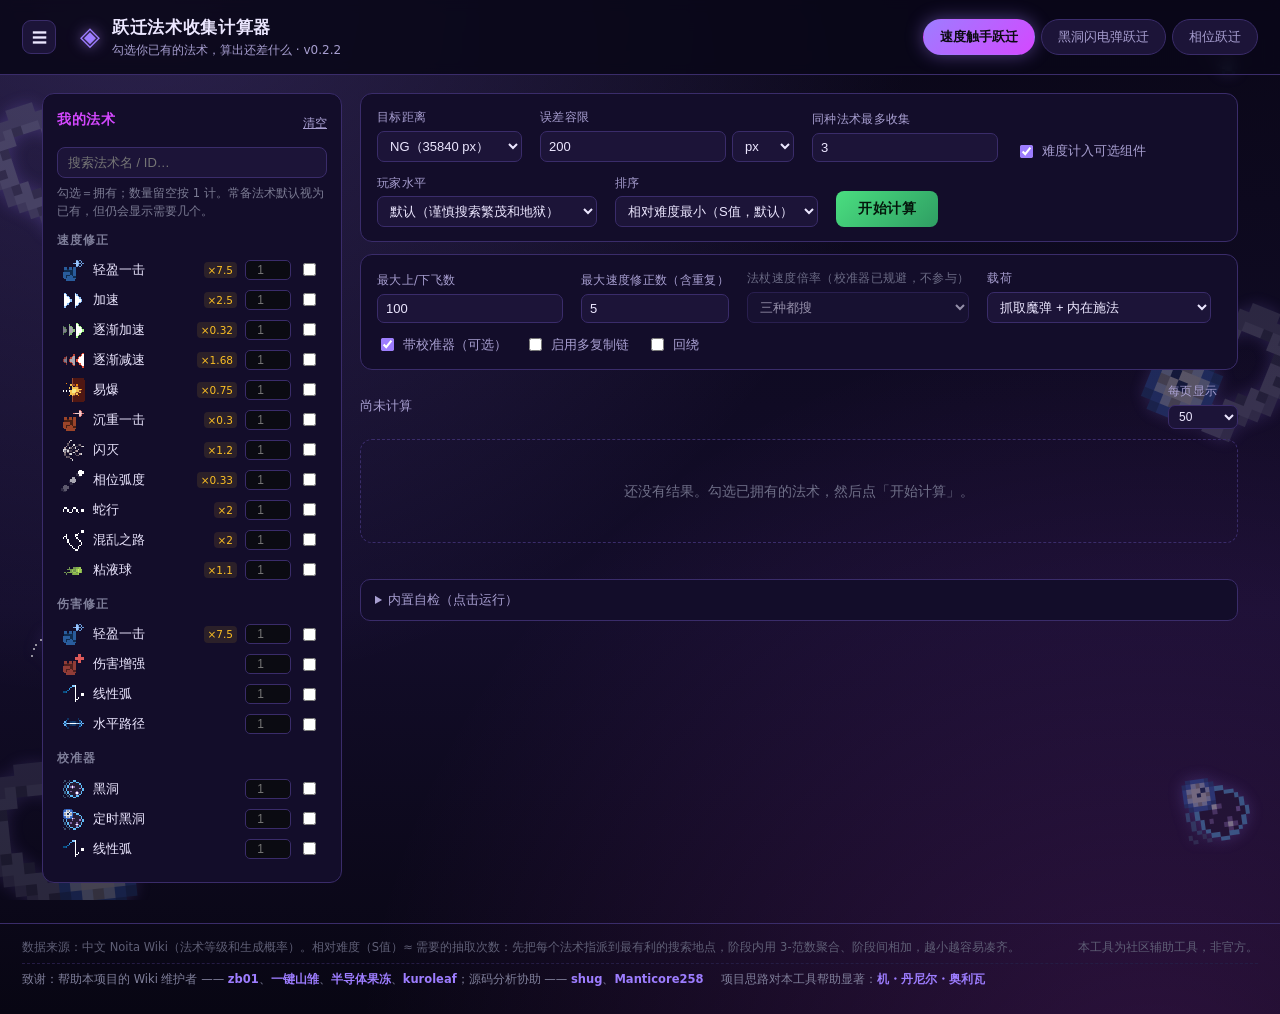
<file: 跃迁法术收集计算器GUI_v0.2.2.html>
<!DOCTYPE html>
<html lang="zh-CN">
<head>
<meta charset="utf-8">
<meta name="viewport" content="width=device-width, initial-scale=1">
<title>跃迁法术收集计算器 v0.2.2 · Noita</title>
<style>
/* 跃迁法术收集计算器 —— 样式（黑底 + 荧光紫/绿点缀，贴近 Noita 观感） */
/* 与旧版跃迁计算器（v0.7）保持一致的主题变量 */
:root {
  --bg: #0a0718;
  --bg2: #130d2a;
  --card: #1c1438;
  --card2: #261a4a;
  --line: #3a2c6a;
  --line2: #5a4aa0;
  --txt: #ece7ff;
  --dim: #a89fd1;
  --accent: #9d7dff;
  --accent2: #d448ff;
  --ok: #4ade80;
  --warn: #f87171;
  --gold: #fbbf24;
}

* { box-sizing: border-box; }

[hidden] { display: none !important; }

body {
  margin: 0;
  background:
    radial-gradient(circle at 10% -10%, rgba(157, 125, 255, .25), transparent 50%),
    radial-gradient(circle at 90% 110%, rgba(212, 72, 255, .18), transparent 50%),
    linear-gradient(180deg, var(--bg), var(--bg2) 60%, #080613);
  color: var(--txt);
  font: 14px/1.6 "Microsoft YaHei", "PingFang SC", system-ui, -apple-system, "Segoe UI", sans-serif;
  min-height: 100vh;
}

/* ---------- 装饰层（沿用 v0.7 的构图，图标改为 Wiki 透明像素图） ---------- */
.deco-layer {
  position: fixed; inset: 0; pointer-events: none; z-index: 0; overflow: hidden;
  display: none;
}
.deco-layer.active { display: block; animation: decoIn .6s ease; }
@keyframes decoIn { from { opacity: 0; } to { opacity: 1; } }

.deco-layer .deco {
  position: absolute;
  image-rendering: pixelated;
  opacity: .22;
  filter: drop-shadow(0 0 8px rgba(157, 125, 255, .55));
}
.deco-layer .deco.t1 { left: -22px; top: 10%; width: 148px; transform: rotate(-18deg); opacity: .38; }
.deco-layer .deco.t2 { right: -26px; top: 32%; width: 158px; transform: rotate(22deg) scaleX(-1); opacity: .32; }
.deco-layer .deco.t3 { left: -34px; bottom: -26px; width: 176px; transform: rotate(-6deg); opacity: .26; }
.deco-layer .deco.fu { right: 3%; top: 4%; width: 40px; opacity: .6; animation: bob 3s ease-in-out infinite; }
.deco-layer .deco.fd { left: 2%; bottom: 26%; width: 36px; opacity: .55; animation: bob 2.4s ease-in-out infinite reverse; }
.deco-layer .deco.wn { right: 2%; bottom: 6%; width: 74px; opacity: .4; transform: rotate(-8deg); }

@keyframes bob {
  0%, 100% { transform: translateY(0); }
  50% { transform: translateY(-8px); }
}

/* 内容压在装饰层之上（layout 不设 z-index，避免困住移动端抽屉） */
.topbar, .layout, .foot { position: relative; }

/* ---------- 顶栏 ---------- */
.topbar {
  display: flex; align-items: center; gap: 24px; flex-wrap: wrap;
  padding: 14px 22px;
  border-bottom: 1px solid var(--line);
  background: rgba(10, 7, 24, .88);
  backdrop-filter: blur(6px);
  position: sticky; top: 0; z-index: 20;
}
.panel-toggle {
  display: grid; place-items: center;
  width: 34px; height: 34px; border-radius: 9px; cursor: pointer;
  background: var(--card); border: 1px solid var(--line); color: var(--txt);
  font-size: 15px; line-height: 1;
}
.panel-toggle:hover { border-color: var(--accent); color: var(--accent); }
.brand { display: flex; align-items: center; gap: 12px; }
.logo {
  font-size: 26px; color: var(--accent);
  text-shadow: 0 0 14px rgba(185, 140, 255, .7);
}
.topbar h1 { margin: 0; font-size: 17px; letter-spacing: .04em; font-weight: 600; }
.sub { margin: 0; color: var(--dim); font-size: 12px; }

.tabs { display: flex; gap: 6px; margin-left: auto; flex-wrap: wrap; }
.tab {
  padding: 8px 16px; border-radius: 999px; cursor: pointer;
  border: 1px solid var(--line); background: var(--card);
  color: var(--dim); font-size: 13px; transition: .18s;
}
.tab:hover { color: var(--txt); border-color: #3d3d55; }
.tab.active {
  color: #0a0a10; font-weight: 700;
  background: linear-gradient(135deg, var(--accent), var(--accent2));
  border-color: transparent;
  box-shadow: 0 0 18px rgba(157, 125, 255, .45);
}

/* ---------- 布局 ---------- */
.layout {
  display: grid; grid-template-columns: 300px minmax(0, 1fr);
  gap: 18px; padding: 18px 22px 40px; max-width: 1240px; margin: 0 auto;
}
body.panel-collapsed .layout { grid-template-columns: minmax(0, 1fr); }
body.panel-collapsed .panel { display: none; }

/* 移动端遮罩（面板展开时出现） */
.scrim {
  position: fixed; inset: 0; z-index: 55;
  background: rgba(4, 3, 12, .62); backdrop-filter: blur(2px);
}
.panel-close { display: none; }

/* ---------- 法术面板 ---------- */
.panel {
  background: var(--bg2); border: 1px solid var(--line); border-radius: 12px;
  padding: 14px; align-self: start; position: sticky; top: 86px;
  max-height: calc(100vh - 110px); display: flex; flex-direction: column;
}
.panel-head { display: flex; align-items: center; justify-content: space-between; }
.panel-head h2 { margin: 0 0 8px; font-size: 14px; letter-spacing: .05em; color: var(--accent2); }
.link {
  background: none; border: 0; color: var(--dim); cursor: pointer;
  font-size: 12px; text-decoration: underline; padding: 0;
}
.link:hover { color: var(--txt); }
.search {
  width: 100%; margin: 8px 0 6px; padding: 7px 10px;
  background: var(--card); border: 1px solid var(--line); border-radius: 8px;
  color: var(--txt); font-size: 13px; outline: none;
}
.search:focus { border-color: var(--accent); }
.hint { margin: 0 0 10px; color: #7a7a92; font-size: 11.5px; }
.spell-groups { overflow-y: auto; padding-right: 4px; }
.spell-groups::-webkit-scrollbar { width: 8px; }
.spell-groups::-webkit-scrollbar-thumb { background: #2b2b3d; border-radius: 4px; }

.sgroup { margin-bottom: 10px; }
.sgroup > h3 {
  margin: 0 0 6px; font-size: 11.5px; letter-spacing: .08em;
  color: #7f7f9a; text-transform: uppercase; font-weight: 600;
}
.sitem {
  display: flex; align-items: center; gap: 8px;
  padding: 3px 4px; border-radius: 7px; cursor: pointer;
}
.sitem:hover { background: var(--card2); }
.sitem.on { background: rgba(157, 125, 255, .14); }
.sitem img { width: 24px; height: 24px; image-rendering: pixelated; flex: 0 0 24px; }
.sitem .nm { flex: 1; font-size: 12.5px; white-space: nowrap; overflow: hidden; text-overflow: ellipsis; }
.sitem .tag { font-size: 10px; color: var(--accent2); border: 1px solid #2f5b46; border-radius: 4px; padding: 0 4px; }
.sitem .mul {
  font-size: 10.5px; color: var(--gold); flex: 0 0 auto;
  background: rgba(251, 191, 36, .1); border-radius: 4px; padding: 0 4px;
}
.sitem input[type=number] {
  width: 46px; padding: 2px 4px; text-align: center;
  background: #0b0b12; border: 1px solid var(--line); border-radius: 5px;
  color: var(--txt); font-size: 12px;
}
.sitem input[type=checkbox] { accent-color: var(--accent); }

/* ---------- 工作区 ---------- */
.workspace { min-width: 0; }
.params, .page-params {
  display: flex; flex-wrap: wrap; gap: 12px 18px; align-items: flex-end;
  background: var(--bg2); border: 1px solid var(--line); border-radius: 12px;
  padding: 14px 16px; margin-bottom: 12px;
}
.field { display: flex; flex-direction: column; gap: 4px; }
.field > span { font-size: 11.5px; color: var(--dim); letter-spacing: .03em; }
.field input, .field select {
  background: var(--card); border: 1px solid var(--line); border-radius: 7px;
  color: var(--txt); padding: 6px 8px; font-size: 13px; min-width: 110px; outline: none;
}
.field input:focus, .field select:focus { border-color: var(--accent); }
.field.small input, .field.small select { min-width: 70px; padding: 3px 6px; font-size: 12px; }
.field.ignored > span { color: #6b6b85; }
.field.ignored select { opacity: .6; }
.field .inline { display: flex; gap: 6px; }
.field .inline input { min-width: 78px; }
.field .inline select { min-width: 62px; }
.chk { display: flex; align-items: center; gap: 6px; font-size: 13px; color: var(--dim); cursor: pointer; }
.chk input { accent-color: var(--accent); }
button.primary {
  padding: 9px 22px; border-radius: 8px; border: 0; cursor: pointer;
  background: linear-gradient(135deg, var(--ok), #2f9e63);
  color: #04170c; font-weight: 700; font-size: 13.5px; letter-spacing: .04em;
}
button.primary:hover { filter: brightness(1.1); }
button.primary:active { transform: translateY(1px); }

/* ---------- 结果 ---------- */
.results-head {
  display: flex; align-items: center; gap: 12px; margin: 6px 0 10px;
  color: var(--dim); font-size: 12.5px;
}
.results-head .spacer { flex: 1; }
.results { display: flex; flex-direction: column; gap: 10px; }

.sol {
  background: var(--card); border: 1px solid var(--line); border-radius: 12px;
  padding: 12px 14px; transition: .15s;
}
.sol:hover { border-color: #3d3d55; }
.sol.over { border-color: #5a3a3a; }
.sol-head { display: flex; flex-wrap: wrap; gap: 10px; align-items: center; margin-bottom: 8px; }
.sol-idx {
  width: 26px; height: 26px; border-radius: 7px; display: grid; place-items: center;
  background: #22222f; color: var(--accent); font-weight: 700; font-size: 12px;
}
.metric { font-size: 12.5px; color: var(--dim); }
.metric b { color: var(--txt); font-weight: 600; }
.metric.good b { color: var(--ok); }
.metric.warn b { color: var(--gold); }
.metric.bad b { color: var(--warn); }
.badge {
  font-size: 11px; padding: 1px 7px; border-radius: 999px;
  border: 1px solid var(--line); color: var(--dim);
}
.badge.red { color: var(--warn); border-color: #5a2b2b; background: rgba(255, 107, 107, .08); }
.badge.gold { color: var(--gold); border-color: #5a4a22; background: rgba(255, 209, 102, .08); }
.badge.warn { color: #ffa94d; border-color: #5a3d22; background: rgba(255, 169, 77, .1); }
.badge.staff { display: inline-flex; align-items: center; gap: 5px; padding-left: 4px; }
.badge.staff img { width: 18px; height: 18px; image-rendering: pixelated; }

.row { display: flex; gap: 10px; align-items: flex-start; padding: 5px 0; border-top: 1px dashed #232332; }
.row:first-of-type { border-top: 0; }
.row-label {
  flex: 0 0 104px; font-size: 11.5px; color: #7f7f9a; padding-top: 5px;
  letter-spacing: .02em; white-space: nowrap;
}
@media (max-width: 620px) {
  .row { flex-direction: column; gap: 2px; }
  .row-label { flex: none; padding-top: 0; }
  .topbar { gap: 10px; padding: 10px 14px; }
  .topbar h1 { font-size: 15px; }
  .sub { display: none; }
  .tabs { margin-left: 0; width: 100%; }
  .tab { padding: 6px 12px; font-size: 12px; }
  .layout { padding: 12px 12px 32px; }
  .params, .page-params { padding: 12px; gap: 10px 14px; }
  .field input, .field select { min-width: 92px; }
}
.row-body { display: flex; flex-wrap: wrap; gap: 6px; align-items: center; }
.row.opt .row-label { color: #6b6b85; }
.row.opt .chip { opacity: .82; }
.chain-note { font-size: 11.5px; color: var(--accent2); margin-left: 4px; }
.warn-note { color: var(--gold); }

.chip {
  display: inline-flex; align-items: center; gap: 5px;
  background: var(--card2); border: 1px solid var(--line); border-radius: 999px;
  padding: 3px 9px 3px 4px; font-size: 12px;
}
.chip img { width: 18px; height: 18px; image-rendering: pixelated; }
.chip .cnt { color: var(--dim); font-size: 11px; }
.chip.miss { border-color: var(--warn); background: rgba(255, 107, 107, .1); }
.chip.miss .nm { color: #ffb3b3; }
.chip.miss .cnt { color: var(--warn); font-weight: 700; }
.chip.have { opacity: .55; }

.pager { display: flex; gap: 6px; flex-wrap: wrap; margin: 14px 0; }
.pager button {
  min-width: 32px; padding: 4px 9px; border-radius: 7px; cursor: pointer;
  background: var(--card); border: 1px solid var(--line); color: var(--dim); font-size: 12px;
}
.pager button.on { background: var(--accent); color: #0a0a10; border-color: transparent; font-weight: 700; }

.empty {
  padding: 40px 20px; text-align: center; color: #6f6f88;
  border: 1px dashed var(--line); border-radius: 12px;
}

/* ---------- 自检 ---------- */
.selftest {
  margin-top: 22px; border: 1px solid var(--line); border-radius: 10px;
  background: var(--bg2); padding: 10px 14px;
}
.selftest summary { cursor: pointer; color: var(--dim); font-size: 12.5px; }
.selftest pre {
  margin: 10px 0 0; padding: 10px; background: #06060a; border-radius: 8px;
  font-size: 11.5px; line-height: 1.55; color: #b9b9cc; max-height: 320px; overflow: auto;
  white-space: pre-wrap;
}

.foot {
  padding: 14px 22px 26px; color: #5f5f76; font-size: 11.5px;
  border-top: 1px solid var(--line);
  display: flex; flex-direction: column; gap: 6px;
}
.foot-main { display: flex; gap: 18px; flex-wrap: wrap; justify-content: space-between; }
.foot-credit {
  display: flex; gap: 18px; flex-wrap: wrap;
  color: #7f7f9a; border-top: 1px dashed #241c44; padding-top: 6px;
}
.foot-credit b { color: var(--accent); font-weight: 600; }

/* ---------- 移动端 / 窄屏 ---------- */
@media (max-width: 980px) {
  .layout { grid-template-columns: minmax(0, 1fr); }
  .panel {
    position: fixed; left: 0; top: 0; bottom: 0;
    width: min(86vw, 330px); z-index: 60;
    max-height: 100vh; border-radius: 0 14px 14px 0;
    box-shadow: 0 0 40px rgba(0, 0, 0, .6);
  }
  .panel-close { display: inline; }
}

@media (max-width: 620px) {
  .topbar { gap: 10px; padding: 10px 14px; }
  .topbar h1 { font-size: 15px; }
  .sub { display: none; }
  .tabs { margin-left: 0; width: 100%; }
  .tab { padding: 6px 12px; font-size: 12px; }
  .layout { padding: 12px 12px 32px; }
  .params, .page-params {
    display: grid; grid-template-columns: 1fr 1fr; gap: 10px 12px; padding: 12px;
  }
  .field { min-width: 0; }
  .field input, .field select { min-width: 0; width: 100%; }
  .field .inline { display: grid; grid-template-columns: 1fr 58px; gap: 6px; }
  .params .chk, .page-params .chk { grid-column: 1 / -1; }
  button.primary { grid-column: 1 / -1; }
  .results-head { flex-wrap: wrap; }
  .row { flex-direction: column; gap: 2px; }
  .row-label { flex: none; padding-top: 0; white-space: normal; }
}

/* ---------- 最佳策略徽章 + 弹窗 ---------- */
.plan-chip {
  display: inline-flex; align-items: center; gap: 7px;
  font: inherit; font-size: 12.5px; line-height: 1.4;
  padding: 2px 9px 2px 11px; border-radius: 999px;
  border: 1px solid var(--line); background: rgba(157, 125, 255, .08);
  color: var(--dim); cursor: pointer;
}
.plan-chip b { color: var(--accent); font-weight: 600; }
.plan-chip:hover { border-color: var(--accent); color: var(--txt); }
.plan-q {
  width: 15px; height: 15px; border-radius: 50%;
  border: 1px solid var(--line2);
  display: inline-flex; align-items: center; justify-content: center;
  font-size: 10px; line-height: 1; color: var(--dim);
}
.plan-chip:hover .plan-q { border-color: var(--accent); color: var(--accent); }
.modal-mask {
  position: fixed; inset: 0; background: rgba(6, 4, 16, .72);
  display: flex; align-items: center; justify-content: center; z-index: 999; padding: 16px;
}
.modal-box {
  max-width: 560px; width: 100%; max-height: 80vh; overflow: auto;
  background: var(--card); border: 1px solid var(--line2); border-radius: 12px;
  padding: 18px 20px; box-shadow: 0 20px 60px rgba(0, 0, 0, .6);
}
.modal-title { font-size: 15px; font-weight: 700; color: var(--accent2); margin-bottom: 10px; }
.modal-body { font-size: 12.5px; color: var(--dim); line-height: 1.7; }
.modal-body b { color: var(--txt); }
.modal-row { margin: 4px 0; }
.modal-row.best { color: var(--ok); }
.modal-sub { margin-top: 14px; padding-top: 10px; border-top: 1px solid var(--line); color: var(--txt); }
.modal-close {
  margin-top: 16px; padding: 6px 14px; border-radius: 8px; border: 1px solid var(--line2);
  background: var(--card2); color: var(--txt); cursor: pointer; font: inherit;
}
.modal-close:hover { border-color: var(--accent); }
.modal-note { margin: 6px 0 8px; font-size: 11.5px; color: #8a80b5; line-height: 1.6; }

</style>
</head>
<body>

<!-- 装饰层（图标为 Wiki 透明像素图，随页签切换） -->
<div class="deco-layer active" id="deco-tentacle" aria-hidden="true">
  <img class="deco t1" data-icon="TENTACLE_TIMER" alt="">
  <img class="deco t2" data-icon="TENTACLE_TIMER" alt="">
  <img class="deco t3" data-icon="TENTACLE_TIMER" alt="">
  <img class="deco fu" data-icon="FLY_UPWARDS" alt="">
  <img class="deco fd" data-icon="FLY_DOWNWARDS" alt="">
  <img class="deco wn" data-icon="BLACK_HOLE_DEATH_TRIGGER" alt="">
</div>

<div class="deco-layer" id="deco-blackflash" aria-hidden="true">
  <img class="deco t1" data-icon="BLACK_HOLE" alt="">
  <img class="deco t2" data-icon="LIGHTNING" alt="">
  <img class="deco t3" data-icon="BLACK_HOLE" alt="">
  <img class="deco fu" data-icon="LIFETIME" alt="">
  <img class="deco fd" data-icon="LIGHTNING" alt="">
  <img class="deco wn" data-icon="EXPLODING_DEER" alt="">
</div>

<div class="deco-layer" id="deco-phase" aria-hidden="true">
  <img class="deco t1" data-icon="MEGALASER" alt="">
  <img class="deco t2" data-icon="ADD_DEATH_TRIGGER" alt="">
  <img class="deco t3" data-icon="PHASING_ARC" alt="">
  <img class="deco fu" data-icon="ADD_DEATH_TRIGGER" alt="">
  <img class="deco fd" data-icon="PHASING_ARC" alt="">
  <img class="deco wn" data-icon="MEGALASER" alt="">
</div>


<header class="topbar">
  <button class="panel-toggle" id="panelToggle" title="展开 / 收起法术面板" aria-label="切换法术面板">☰</button>
  <div class="brand">
    <span class="logo">◈</span>
    <div>
      <h1>跃迁法术收集计算器</h1>
      <p class="sub">勾选你已有的法术，算出还差什么 · v0.2.2</p>
    </div>
  </div>
  <nav class="tabs" role="tablist">
    <button class="tab active" data-page="tentacle" role="tab">速度触手跃迁</button>
    <button class="tab" data-page="blackflash" role="tab">黑洞闪电弹跃迁</button>
    <button class="tab" data-page="phase" role="tab">相位跃迁</button>
  </nav>
</header>

<main class="layout">

  <!-- ============ 左：法术收集面板（可收回） ============ -->
  <aside class="panel" id="collectPanel">
    <div class="panel-head">
      <h2>我的法术</h2>
      <button class="link" id="clearOwned">清空</button>
      <button class="link panel-close" id="panelClose" title="收起面板">✕</button>
    </div>
    <input class="search" id="spellSearch" placeholder="搜索法术名 / ID…">
    <p class="hint">勾选＝拥有；数量留空按 1 计。常备法术默认视为已有，但仍会显示需要几个。</p>
    <div class="spell-groups" id="spellGroups"></div>
  </aside>

  <!-- ============ 右：工作区 ============ -->
  <section class="workspace">

    <!-- 公共参数 -->
    <div class="params">
      <label class="field">
        <span>目标距离</span>
        <select id="targetDist">
          <option value="35840">NG（35840 px）</option>
          <option value="32768">NG+（32768 px）</option>
          <option value="custom">自定义…</option>
        </select>
      </label>
      <label class="field" id="customDistWrap" hidden>
        <span>自定义距离</span>
        <input type="number" id="customDist" value="35840" min="1" step="1">
      </label>
      <label class="field">
        <span>误差容限</span>
        <span class="inline">
          <input type="number" id="tolerance" value="200" min="0" step="1">
          <select id="tolMode">
            <option value="abs">px</option>
            <option value="rel">%</option>
          </select>
        </span>
      </label>
      <label class="field">
        <span>同种法术最多收集</span>
        <input type="number" id="maxPerSpell" value="3" min="1" step="1">
      </label>
      <label class="chk" title="取消勾选后，校准器 / 零时 / 载荷等可选组件不计入收集难度"><input type="checkbox" id="countOptional" checked> 难度计入可选组件</label>
      <label class="field" title="只影响「被怪打断的代价」和「地狱要不要整轮扫」：地形系数（空隙 1 / 混合 2 / 固体 4）是客观量，不随熟练度变">
        <span>玩家水平</span>
        <select id="playerMode">
          <option value="default" selected>默认（谨慎搜索繁茂和地狱）</option>
          <option value="expert">熟练（已经掌握繁茂地狱地形）</option>
        </select>
      </label>
      <label class="field">
        <span>排序</span>
        <select id="sortMode">
          <option value="weight">相对难度最小（S值，默认）</option>
          <option value="error">误差最小</option>
        </select>
      </label>
      <button class="primary" id="solveBtn">开始计算</button>
    </div>

    <!-- 各页专属参数 -->
    <div class="page-params" id="pp-tentacle">
      <label class="field"><span>最大上/下飞数</span><input type="number" id="ttMaxUpDown" value="100" min="0"></label>
      <label class="field" title="按法术个数计：同种 n 个就占 n 个名额"><span>最大速度修正数（含重复）</span><input type="number" id="ttMaxMods" value="5" min="0" max="10"></label>
      <label class="field" id="ttStaffField" title="校准器会规避法杖的隐藏速度倍率，因此两者至多用一个"><span id="ttStaffLabel">法杖速度倍率</span>
        <select id="ttStaff">
          <option value="1">一般法杖 1.0（26 格）</option>
          <option value="1.25">迅捷之杖 1.25（19 格）</option>
          <option value="1.5">多重之杖 1.5（26 格）</option>
          <option value="any" selected>三种都搜</option>
        </select>
      </label>
      <label class="field"><span>载荷</span>
        <select id="ttPayload">
          <option value="grab" selected>抓取魔弹 + 内在施法</option>
          <option value="orbit">抓取魔弹 + 行星环绕 + 环绕拉帕</option>
        </select>
      </label>
      <label class="chk" title="用失效触发投射物 + 瞄准修正间接校准触手（可选，手动瞄准也能打）；启用后法杖倍率不参与计算"><input type="checkbox" id="ttCalibrator" checked> 带校准器（可选）</label>
      <label class="chk" title="默认只搜一条复制链"><input type="checkbox" id="ttMultiChain"> 启用多复制链</label>
      <label class="chk"><input type="checkbox" id="ttWrap"> 回绕</label>
    </div>

    <div class="page-params" id="pp-blackflash" hidden>
      <label class="field"><span>法杖速度倍率</span>
        <select id="bfStaff">
          <option value="1">一般法杖 1.0（26 格）</option>
          <option value="1.25">迅捷之杖 1.25（19 格）</option>
          <option value="1.5">多重之杖 1.5（26 格）</option>
          <option value="any" selected>三种都搜</option>
        </select>
      </label>
      <label class="field"><span>最大修正数</span><input type="number" id="bfMaxCorr" value="8" min="0" max="14"></label>
      <label class="field" title="按法术个数计：同种 n 个就占 n 个名额"><span>最大速度修正数（含重复）</span><input type="number" id="bfMaxSpeed" value="5" min="0" max="10"></label>
      <label class="field"><span>载荷</span>
        <select id="bfPayload">
          <option value="grab" selected>抓取魔弹 + 内在施法</option>
          <option value="orbit">抓取魔弹 + 行星环绕 + 环绕拉帕</option>
          <option value="swap">交换者 + 鹿诱饵 + 伤害修正</option>
        </select>
      </label>
      <label class="chk" title="黑洞必须飞出加载区（≥ 2048 px）才能让闪电弹不撞墙"><input type="checkbox" id="bfBhFar" checked> 黑洞远离加载区（≥2048 px）</label>
      <label class="chk" title="闪电弹存在时间过长会因重力严重下垂。开启后只保留时间修正 ≤ +75f 的配置（最多一个蓝表）"><input type="checkbox" id="bfLimitSag" checked> 限制闪电弹下垂（时间修正 ≤ +75f）</label>
    </div>

    <div class="page-params" id="pp-phase" hidden>
      <label class="field"><span>最大相位个数</span><input type="number" id="phMaxPhases" value="1600" min="1"></label>
      <label class="field"><span>载荷</span>
        <select id="phPayload">
          <option value="grab" selected>抓取魔弹 + 内在施法</option>
          <option value="orbit">抓取魔弹 + 行星环绕 + 环绕拉帕</option>
          <option value="swap">交换者 + 鹿诱饵 + 伤害修正</option>
        </select>
      </label>
      <label class="chk" title="校准器只是瞄准辅助，可以手动瞄准省掉"><input type="checkbox" id="phCalibrator" checked> 带校准器（可选）</label>
      <label class="chk" title="默认只搜一条复制链"><input type="checkbox" id="phMultiChain"> 启用多复制链</label>
      <label class="chk"><input type="checkbox" id="phWrap"> 回绕</label>
    </div>

    <!-- 结果区 -->
    <div class="results-head">
      <span id="resultStat">尚未计算</span>
      <span class="spacer"></span>
      <label class="field small"><span>每页显示</span>
        <select id="pageSize"><option>20</option><option selected>50</option><option>100</option></select>
      </label>
    </div>
    <div id="results" class="results"></div>
    <div class="pager" id="pager"></div>

    <!-- 自检 -->
    <details class="selftest">
      <summary>内置自检（点击运行）</summary>
      <button class="link" id="runSelftest">运行自检</button>
      <pre id="selftestOut"></pre>
    </details>
  </section>
</main>

<div class="scrim" id="scrim" hidden></div>

<footer class="foot">
  <div class="foot-main">
    <span>数据来源：中文 Noita Wiki（法术等级和生成概率）。相对难度（S值）≈ 需要的抽取次数：先把每个法术指派到最有利的搜索地点，阶段内用 3-范数聚合、阶段间相加，越小越容易凑齐。</span>
    <span>本工具为社区辅助工具，非官方。</span>
  </div>
  <div class="foot-credit">
    <span>致谢：帮助本项目的 Wiki 维护者 —— <b>zb01</b>、<b>一键山雏</b>、<b>半导体果冻</b>、<b>kuroleaf</b>；源码分析协助 —— <b>shug</b>、<b>Manticore258</b></span>
    <span id="pageCredit" hidden></span>
  </div>
</footer>

<script>window.SPELL_DATA = {
 "note": "tiers_raw = Wiki data-tier-weight（原始权重）；tiers_pct = Wiki 显示的概率百分比",
 "spells": [
  {
   "id": "LIGHT_SHOT",
   "role": "speed",
   "note": "轻盈一击 ×7.5",
   "guaranteed": false,
   "wiki_page": "轻盈一击",
   "sprite_index": 238,
   "status": "ok",
   "name_official": "轻巧魔弹",
   "type": "投射修正",
   "mana": "5",
   "price": "60",
   "tiers_raw": {
    "0": -1.0,
    "1": -1.0,
    "2": 0.3,
    "3": 0.5,
    "4": 0.4,
    "5": -1.0,
    "6": -1.0,
    "7": -1.0,
    "8": -1.0,
    "9": -1.0,
    "10": -1.0
   },
   "tiers_pct": {
    "0": 0.0,
    "1": 0.0,
    "2": 0.22,
    "3": 0.38,
    "4": 0.28,
    "5": 0.0,
    "6": 0.0,
    "7": 0.0,
    "8": 0.0,
    "9": 0.0,
    "10": 0.0
   },
   "fields": {
    "官方中文名": "轻巧魔弹",
    "类型": "投射修正",
    "法力消耗": "5",
    "施放延迟": "-3 ( -0.05 )",
    "抽取数": "1",
    "散射角度修正": "-6",
    "速度修正": "× 7.50",
    "后坐力": "-10",
    "投射物伤害": "-25",
    "爆炸半径": "-10",
    "基础价格": "60"
   },
   "roles": [
    "speed",
    "damage"
   ]
  },
  {
   "id": "SPEED",
   "role": "speed",
   "note": "加速 ×2.5",
   "guaranteed": false,
   "wiki_page": "加速",
   "sprite_index": 242,
   "status": "ok",
   "name_official": "加速",
   "type": "投射修正",
   "mana": "3",
   "price": "100",
   "tiers_raw": {
    "0": -1.0,
    "1": 1.0,
    "2": 0.5,
    "3": 0.5,
    "4": -1.0,
    "5": -1.0,
    "6": -1.0,
    "7": -1.0,
    "8": -1.0,
    "9": -1.0,
    "10": -1.0
   },
   "tiers_pct": {
    "0": 0.0,
    "1": 1.19,
    "2": 0.36,
    "3": 0.38,
    "4": 0.0,
    "5": 0.0,
    "6": 0.0,
    "7": 0.0,
    "8": 0.0,
    "9": 0.0,
    "10": 0.0
   },
   "fields": {
    "官方中文名": "加速",
    "类型": "投射修正",
    "法力消耗": "3",
    "抽取数": "1",
    "速度修正": "× 2.50",
    "基础价格": "100"
   },
   "roles": [
    "speed"
   ]
  },
  {
   "id": "ACCELERATING_SHOT",
   "role": "speed",
   "note": "逐渐加速 ×0.32",
   "guaranteed": false,
   "wiki_page": "逐渐加速",
   "sprite_index": 243,
   "status": "ok",
   "name_official": "加速魔弹",
   "type": "投射修正",
   "mana": "20",
   "price": "190",
   "tiers_raw": {
    "0": -1.0,
    "1": -1.0,
    "2": 0.5,
    "3": 0.4,
    "4": 1.0,
    "5": -1.0,
    "6": -1.0,
    "7": -1.0,
    "8": -1.0,
    "9": -1.0,
    "10": -1.0
   },
   "tiers_pct": {
    "0": 0.0,
    "1": 0.0,
    "2": 0.36,
    "3": 0.31,
    "4": 0.7,
    "5": 0.0,
    "6": 0.0,
    "7": 0.0,
    "8": 0.0,
    "9": 0.0,
    "10": 0.0
   },
   "fields": {
    "官方中文名": "加速魔弹",
    "类型": "投射修正",
    "法力消耗": "20",
    "施放延迟": "+8 ( +0.13 )",
    "抽取数": "1",
    "速度修正": "× 0.32",
    "后坐力": "+10",
    "基础价格": "190"
   },
   "roles": [
    "speed"
   ]
  },
  {
   "id": "DECELERATING_SHOT",
   "role": "speed",
   "note": "逐渐减速 ×1.68",
   "guaranteed": false,
   "wiki_page": "逐渐减速",
   "sprite_index": 244,
   "status": "ok",
   "name_official": "减速魔弹",
   "type": "投射修正",
   "mana": "10",
   "price": "80",
   "tiers_raw": {
    "0": -1.0,
    "1": -1.0,
    "2": 0.4,
    "3": 0.1,
    "4": 0.7,
    "5": -1.0,
    "6": -1.0,
    "7": -1.0,
    "8": -1.0,
    "9": -1.0,
    "10": -1.0
   },
   "tiers_pct": {
    "0": 0.0,
    "1": 0.0,
    "2": 0.29,
    "3": 0.08,
    "4": 0.49,
    "5": 0.0,
    "6": 0.0,
    "7": 0.0,
    "8": 0.0,
    "9": 0.0,
    "10": 0.0
   },
   "fields": {
    "官方中文名": "减速魔弹",
    "类型": "投射修正",
    "法力消耗": "10",
    "施放延迟": "-8 ( -0.13 )",
    "抽取数": "1",
    "速度修正": "× 1.68",
    "后坐力": "-10",
    "基础价格": "80"
   },
   "roles": [
    "speed"
   ]
  },
  {
   "id": "EXPLOSIVE_PROJECTILE",
   "role": "speed",
   "note": "易爆的投射物 ×0.75",
   "guaranteed": false,
   "wiki_page": "易爆的投射物",
   "sprite_index": 245,
   "status": "ok",
   "name_official": "易爆的投射物",
   "type": "投射修正",
   "mana": "30",
   "price": "120",
   "tiers_raw": {
    "0": -1.0,
    "1": -1.0,
    "2": 1.0,
    "3": 1.0,
    "4": 0.8,
    "5": -1.0,
    "6": -1.0,
    "7": -1.0,
    "8": -1.0,
    "9": -1.0,
    "10": -1.0
   },
   "tiers_pct": {
    "0": 0.0,
    "1": 0.0,
    "2": 0.73,
    "3": 0.77,
    "4": 0.56,
    "5": 0.0,
    "6": 0.0,
    "7": 0.0,
    "8": 0.0,
    "9": 0.0,
    "10": 0.0
   },
   "fields": {
    "官方中文名": "易爆的投射物",
    "类型": "投射修正",
    "法力消耗": "30",
    "施放延迟": "+40 ( +0.67 )",
    "抽取数": "1",
    "速度修正": "× 0.75",
    "后坐力": "+30",
    "爆炸伤害": "+5",
    "爆炸半径": "+15",
    "基础价格": "120"
   },
   "roles": [
    "speed"
   ]
  },
  {
   "id": "HEAVY_SHOT",
   "role": "speed",
   "note": "沉重一击 ×0.3",
   "guaranteed": false,
   "wiki_page": "沉重一击",
   "sprite_index": 237,
   "status": "ok",
   "name_official": "沉重一击",
   "type": "投射修正",
   "mana": "7",
   "price": "150",
   "tiers_raw": {
    "0": -1.0,
    "1": -1.0,
    "2": 0.4,
    "3": 0.4,
    "4": 0.5,
    "5": -1.0,
    "6": -1.0,
    "7": -1.0,
    "8": -1.0,
    "9": -1.0,
    "10": -1.0
   },
   "tiers_pct": {
    "0": 0.0,
    "1": 0.0,
    "2": 0.29,
    "3": 0.31,
    "4": 0.35,
    "5": 0.0,
    "6": 0.0,
    "7": 0.0,
    "8": 0.0,
    "9": 0.0,
    "10": 0.0
   },
   "fields": {
    "官方中文名": "沉重一击",
    "类型": "投射修正",
    "法力消耗": "7",
    "施放延迟": "+10 ( +0.17 )",
    "抽取数": "1",
    "速度修正": "× 0.30",
    "后坐力": "+50",
    "投射物伤害": "+43.75",
    "基础价格": "150"
   },
   "roles": [
    "speed"
   ]
  },
  {
   "id": "FIZZLE",
   "role": "speed",
   "note": "闪灭 ×1.2",
   "guaranteed": false,
   "wiki_page": "闪灭",
   "sprite_index": 306,
   "status": "ok",
   "name_official": "闪灭",
   "type": "投射修正",
   "mana": "0",
   "price": "0",
   "tiers_raw": {
    "0": -1.0,
    "1": -1.0,
    "2": -1.0,
    "3": 0.4,
    "4": 0.3,
    "5": 0.1,
    "6": -1.0,
    "7": -1.0,
    "8": -1.0,
    "9": -1.0,
    "10": -1.0
   },
   "tiers_pct": {
    "0": 0.0,
    "1": 0.0,
    "2": 0.0,
    "3": 0.31,
    "4": 0.21,
    "5": 0.08,
    "6": 0.0,
    "7": 0.0,
    "8": 0.0,
    "9": 0.0,
    "10": 0.0
   },
   "fields": {
    "官方中文名": "闪灭",
    "类型": "投射修正",
    "法力消耗": "0",
    "施放延迟": "-10 ( -0.17 )",
    "抽取数": "1",
    "速度修正": "× 1.20",
    "基础价格": "0"
   },
   "roles": [
    "speed"
   ]
  },
  {
   "id": "PHASING_ARC",
   "role": "speed",
   "note": "相位弧度 ×0.33，相位跃迁核心",
   "guaranteed": false,
   "wiki_page": "相位弧度",
   "sprite_index": 212,
   "status": "ok",
   "name_official": "相位弧度",
   "type": "投射修正",
   "mana": "2",
   "price": "170",
   "tiers_raw": {
    "0": -1.0,
    "1": -1.0,
    "2": 0.2,
    "3": 0.3,
    "4": 0.6,
    "5": 0.1,
    "6": -1.0,
    "7": -1.0,
    "8": -1.0,
    "9": -1.0,
    "10": -1.0
   },
   "tiers_pct": {
    "0": 0.0,
    "1": 0.0,
    "2": 0.15,
    "3": 0.23,
    "4": 0.42,
    "5": 0.08,
    "6": 0.0,
    "7": 0.0,
    "8": 0.0,
    "9": 0.0,
    "10": 0.0
   },
   "fields": {
    "官方中文名": "相位弧度",
    "类型": "投射修正",
    "法力消耗": "2",
    "施放延迟": "-12 ( -0.20 )",
    "抽取数": "1",
    "存在时间修正 ⓘ": "+80",
    "速度修正": "× 0.33",
    "基础价格": "170"
   },
   "roles": [
    "speed",
    "copy"
   ]
  },
  {
   "id": "SINEWAVE",
   "role": "speed",
   "note": "蛇行 ×2",
   "guaranteed": false,
   "wiki_page": "蛇行",
   "sprite_index": 201,
   "status": "ok",
   "name_official": "蛇行",
   "type": "投射修正",
   "mana": "0",
   "price": "10",
   "tiers_raw": {
    "0": -1.0,
    "1": -1.0,
    "2": 0.4,
    "3": -1.0,
    "4": 0.55,
    "5": -1.0,
    "6": 0.4,
    "7": -1.0,
    "8": -1.0,
    "9": -1.0,
    "10": -1.0
   },
   "tiers_pct": {
    "0": 0.0,
    "1": 0.0,
    "2": 0.29,
    "3": 0.0,
    "4": 0.38,
    "5": 0.0,
    "6": 0.49,
    "7": 0.0,
    "8": 0.0,
    "9": 0.0,
    "10": 0.0
   },
   "fields": {
    "官方中文名": "蛇行",
    "类型": "投射修正",
    "法力消耗": "0",
    "抽取数": "1",
    "速度修正": "× 2.00",
    "基础价格": "10"
   },
   "roles": [
    "speed"
   ]
  },
  {
   "id": "CHAOTIC_ARC",
   "role": "speed",
   "note": "混沌轨迹（v0.7 叫法）／Wiki 页面「混沌路径」、官方中文名「混乱之路」，×2.0",
   "guaranteed": false,
   "wiki_page": "混乱之路",
   "sprite_index": 202,
   "status": "ok",
   "name_official": "混乱之路",
   "type": "投射修正",
   "mana": "0",
   "price": "10",
   "tiers_raw": {
    "0": -1.0,
    "1": 0.4,
    "2": -1.0,
    "3": 0.55,
    "4": -1.0,
    "5": 0.4,
    "6": -1.0,
    "7": -1.0,
    "8": -1.0,
    "9": -1.0,
    "10": -1.0
   },
   "tiers_pct": {
    "0": 0.0,
    "1": 0.48,
    "2": 0.0,
    "3": 0.42,
    "4": 0.0,
    "5": 0.32,
    "6": 0.0,
    "7": 0.0,
    "8": 0.0,
    "9": 0.0,
    "10": 0.0
   },
   "fields": {
    "官方中文名": "混乱之路",
    "类型": "投射修正",
    "法力消耗": "0",
    "抽取数": "1",
    "速度修正": "× 2.00",
    "基础价格": "10"
   },
   "roles": [
    "speed"
   ]
  },
  {
   "id": "LIFETIME",
   "role": "time",
   "note": "延长存在时间（蓝表）",
   "guaranteed": false,
   "wiki_page": "延长存在时间",
   "sprite_index": 186,
   "status": "ok",
   "name_official": "延长存在时间",
   "type": "投射修正",
   "mana": "40",
   "price": "250",
   "tiers_raw": {
    "0": -1.0,
    "1": -1.0,
    "2": -1.0,
    "3": 0.5,
    "4": 0.5,
    "5": 0.5,
    "6": 0.75,
    "7": -1.0,
    "8": -1.0,
    "9": -1.0,
    "10": 0.1
   },
   "tiers_pct": {
    "0": 0.0,
    "1": 0.0,
    "2": 0.0,
    "3": 0.38,
    "4": 0.35,
    "5": 0.4,
    "6": 0.91,
    "7": 0.0,
    "8": 0.0,
    "9": 0.0,
    "10": 0.17
   },
   "fields": {
    "官方中文名": "延长存在时间",
    "类型": "投射修正",
    "法力消耗": "40",
    "施放延迟": "+13 ( +0.22 )",
    "抽取数": "1",
    "存在时间修正 ⓘ": "+75",
    "基础价格": "250"
   },
   "roles": [
    "time"
   ]
  },
  {
   "id": "LIFETIME_DOWN",
   "role": "time",
   "note": "缩减存在时间（红表）",
   "guaranteed": false,
   "wiki_page": "缩减存在时间",
   "sprite_index": 187,
   "status": "ok",
   "name_official": "缩减存在时间",
   "type": "投射修正",
   "mana": "10",
   "price": "90",
   "tiers_raw": {
    "0": -1.0,
    "1": -1.0,
    "2": -1.0,
    "3": 0.5,
    "4": 0.5,
    "5": 0.75,
    "6": 0.5,
    "7": -1.0,
    "8": -1.0,
    "9": -1.0,
    "10": 0.1
   },
   "tiers_pct": {
    "0": 0.0,
    "1": 0.0,
    "2": 0.0,
    "3": 0.38,
    "4": 0.35,
    "5": 0.6,
    "6": 0.61,
    "7": 0.0,
    "8": 0.0,
    "9": 0.0,
    "10": 0.17
   },
   "fields": {
    "官方中文名": "缩减存在时间",
    "类型": "投射修正",
    "法力消耗": "10",
    "施放延迟": "-15 ( -0.25 )",
    "抽取数": "1",
    "存在时间修正 ⓘ": "-42",
    "基础价格": "90"
   },
   "roles": [
    "time"
   ]
  },
  {
   "id": "ZERO_DAMAGE",
   "role": "time",
   "note": "无害化 +280f",
   "guaranteed": false,
   "wiki_page": "无害化",
   "sprite_index": 236,
   "status": "ok",
   "name_official": "",
   "type": "",
   "mana": "",
   "price": "50",
   "tiers_raw": {
    "0": -1.0,
    "1": -1.0,
    "2": -1.0,
    "3": 0.3,
    "4": 0.3,
    "5": 0.6,
    "6": -1.0,
    "7": -1.0,
    "8": -1.0,
    "9": -1.0,
    "10": 0.3
   },
   "tiers_pct": {
    "0": 0.0,
    "1": 0.0,
    "2": 0.0,
    "3": 0.23,
    "4": 0.21,
    "5": 0.48,
    "6": 0.0,
    "7": 0.0,
    "8": 0.0,
    "9": 0.0,
    "10": 0.5
   },
   "fields": {
    "抽取数": "1",
    "存在时间修正 ⓘ": "+280",
    "后坐力": "-10",
    "暴击率": "= 0",
    "投射物伤害": "=0",
    "雷电伤害": "=0",
    "冰冻伤害": "=0",
    "爆炸伤害": "=0",
    "基础价格": "50"
   },
   "roles": [
    "time"
   ]
  },
  {
   "id": "FLY_UPWARDS",
   "role": "copy",
   "note": "向上飞行 ×1.2 不受限",
   "guaranteed": false,
   "wiki_page": "向上飞行",
   "sprite_index": 207,
   "status": "ok",
   "name_official": "向上飞行",
   "type": "投射修正",
   "mana": "0",
   "price": "20",
   "tiers_raw": {
    "0": -1.0,
    "1": -1.0,
    "2": 0.3,
    "3": -1.0,
    "4": 0.45,
    "5": -1.0,
    "6": 0.3,
    "7": -1.0,
    "8": -1.0,
    "9": -1.0,
    "10": -1.0
   },
   "tiers_pct": {
    "0": 0.0,
    "1": 0.0,
    "2": 0.22,
    "3": 0.0,
    "4": 0.31,
    "5": 0.0,
    "6": 0.37,
    "7": 0.0,
    "8": 0.0,
    "9": 0.0,
    "10": 0.0
   },
   "fields": {
    "官方中文名": "向上飞行",
    "类型": "投射修正",
    "法力消耗": "0",
    "施放延迟": "-8 ( -0.13 )",
    "抽取数": "1",
    "速度修正": "× 1.20",
    "基础价格": "20"
   },
   "roles": [
    "copy"
   ]
  },
  {
   "id": "FLY_DOWNWARDS",
   "role": "copy",
   "note": "向下飞行 ×1.2 不受限",
   "guaranteed": false,
   "wiki_page": "向下飞行",
   "sprite_index": 206,
   "status": "ok",
   "name_official": "向下飞行",
   "type": "投射修正",
   "mana": "0",
   "price": "30",
   "tiers_raw": {
    "0": -1.0,
    "1": 0.3,
    "2": -1.0,
    "3": 0.45,
    "4": -1.0,
    "5": 0.3,
    "6": -1.0,
    "7": -1.0,
    "8": -1.0,
    "9": -1.0,
    "10": -1.0
   },
   "tiers_pct": {
    "0": 0.0,
    "1": 0.36,
    "2": 0.0,
    "3": 0.35,
    "4": 0.0,
    "5": 0.24,
    "6": 0.0,
    "7": 0.0,
    "8": 0.0,
    "9": 0.0,
    "10": 0.0
   },
   "fields": {
    "官方中文名": "向下飞行",
    "类型": "投射修正",
    "法力消耗": "0",
    "施放延迟": "-8 ( -0.13 )",
    "抽取数": "1",
    "速度修正": "× 1.20",
    "基础价格": "30"
   },
   "roles": [
    "copy"
   ]
  },
  {
   "id": "TENTACLE_TIMER",
   "role": "carrier",
   "note": "定时触手（页面名：召唤触手）",
   "guaranteed": false,
   "wiki_page": "召唤触手",
   "sprite_index": 73,
   "status": "ok",
   "name_official": "带有定时的触手",
   "type": "投射物",
   "mana": "20",
   "price": "250",
   "tiers_raw": {
    "0": -1.0,
    "1": -1.0,
    "2": -1.0,
    "3": 0.6,
    "4": 0.8,
    "5": 0.6,
    "6": 0.7,
    "7": -1.0,
    "8": -1.0,
    "9": -1.0,
    "10": -1.0
   },
   "tiers_pct": {
    "0": 0.0,
    "1": 0.0,
    "2": 0.0,
    "3": 0.46,
    "4": 0.56,
    "5": 0.48,
    "6": 0.85,
    "7": 0.0,
    "8": 0.0,
    "9": 0.0,
    "10": 0.0
   },
   "fields": {
    "官方中文名": "带有定时的触手",
    "类型": "投射物",
    "法力消耗": "20",
    "施放延迟": "+40 ( +0.67 )",
    "抽取数": "1",
    "近战伤害": "20",
    "存在时间 ⓘ": "60f",
    "定时时间": "20",
    "造成伤害间隔帧数": "1",
    "初始速度": "8",
    "散射角度": "0.00",
    "重力": "0",
    "空气阻力": "0.55",
    "质量": "0.08",
    "解锁条件": "收集 真理魔球",
    "基础价格": "250"
   },
   "roles": [
    "carrier"
   ]
  },
  {
   "id": "BLACK_HOLE",
   "role": "carrier",
   "note": "黑洞",
   "guaranteed": false,
   "wiki_page": "黑洞",
   "sprite_index": 16,
   "status": "ok",
   "name_official": "",
   "type": "",
   "mana": "",
   "price": "200",
   "tiers_raw": {
    "0": 0.8,
    "1": -1.0,
    "2": 0.8,
    "3": -1.0,
    "4": 0.8,
    "5": 0.8,
    "6": -1.0,
    "7": -1.0,
    "8": -1.0,
    "9": -1.0,
    "10": -1.0
   },
   "tiers_pct": {
    "0": 1.8,
    "1": 0.0,
    "2": 0.58,
    "3": 0.0,
    "4": 0.56,
    "5": 0.64,
    "6": 0.0,
    "7": 0.0,
    "8": 0.0,
    "9": 0.0,
    "10": 0.0
   },
   "fields": {
    "爆炸半径": "1",
    "爆炸破坏等级": "10",
    "爆炸射线能量": "0",
    "存在时间 ⓘ": "113f ~",
    "造成伤害间隔帧数": "1",
    "无自伤时长": "10",
    "初始速度": "40",
    "散射角度": "0.00",
    "重力": "0",
    "空气阻力": "-0.2",
    "质量": "0.3",
    "基础价格": "200"
   },
   "roles": [
    "carrier",
    "calibrator"
   ]
  },
  {
   "id": "BLACK_HOLE_DEATH_TRIGGER",
   "role": "carrier",
   "note": "失效触发黑洞（教程称「定时触发黑洞」，Wiki 明确说明其角标沿用定时角标）",
   "guaranteed": false,
   "wiki_page": "黑洞",
   "sprite_index": 17,
   "status": "ok",
   "name_official": "带有死亡触发的黑洞",
   "type": "投射物",
   "mana": "200",
   "price": "220",
   "tiers_raw": {
    "0": -1.0,
    "1": -1.0,
    "2": 0.5,
    "3": -1.0,
    "4": 0.5,
    "5": 0.5,
    "6": 0.5,
    "7": -1.0,
    "8": -1.0,
    "9": -1.0,
    "10": -1.0
   },
   "tiers_pct": {
    "0": 0.0,
    "1": 0.0,
    "2": 0.36,
    "3": 0.0,
    "4": 0.35,
    "5": 0.4,
    "6": 0.61,
    "7": 0.0,
    "8": 0.0,
    "9": 0.0,
    "10": 0.0
   },
   "fields": {
    "官方中文名": "带有死亡触发的黑洞",
    "类型": "投射物",
    "使用次数": "3",
    "可否无限次数": "否",
    "法力消耗": "200",
    "施放延迟": "+90 ( +1.50 )",
    "抽取数": "1",
    "效果": "摧毁一切被吸入的 材料",
    "爆炸半径": "1",
    "爆炸破坏等级": "10",
    "爆炸射线能量": "0",
    "存在时间 ⓘ": "113f ~",
    "造成伤害间隔帧数": "1",
    "无自伤时长": "10",
    "初始速度": "40",
    "散射角度": "0.00",
    "重力": "0",
    "空气阻力": "-0.2",
    "质量": "0.3",
    "基础价格": "220"
   },
   "roles": [
    "carrier",
    "calibrator"
   ]
  },
  {
   "id": "LIGHTNING",
   "role": "carrier",
   "note": "闪电弹",
   "guaranteed": false,
   "wiki_page": "闪电弹",
   "sprite_index": 62,
   "status": "ok",
   "name_official": "",
   "type": "",
   "mana": "",
   "price": "250",
   "tiers_raw": {
    "0": -1.0,
    "1": 1.0,
    "2": 0.9,
    "3": -1.0,
    "4": -1.0,
    "5": 0.7,
    "6": 1.0,
    "7": -1.0,
    "8": -1.0,
    "9": -1.0,
    "10": -1.0
   },
   "tiers_pct": {
    "0": 0.0,
    "1": 1.19,
    "2": 0.65,
    "3": 0.0,
    "4": 0.0,
    "5": 0.56,
    "6": 1.22,
    "7": 0.0,
    "8": 0.0,
    "9": 0.0,
    "10": 0.0
   },
   "fields": {
    "雷电伤害": "25",
    "爆炸半径": "35",
    "存在时间 ⓘ": "2f",
    "造成伤害间隔帧数": "1",
    "初始速度": "60",
    "散射角度": "0.00",
    "重力": "400",
    "空气阻力": "0.55",
    "质量": "0.05",
    "基础价格": "250"
   },
   "roles": [
    "carrier"
   ]
  },
  {
   "id": "SLOW_BULLET_TIMER",
   "role": "carrier",
   "note": "定时能量球 100f",
   "guaranteed": false,
   "wiki_page": "能量球",
   "sprite_index": 14,
   "status": "ok",
   "name_official": "带有定时的能量球",
   "type": "投射物",
   "mana": "50",
   "price": "200",
   "tiers_raw": {
    "0": -1.0,
    "1": 0.5,
    "2": 0.5,
    "3": 0.5,
    "4": 0.5,
    "5": 1.0,
    "6": 1.0,
    "7": -1.0,
    "8": -1.0,
    "9": -1.0,
    "10": -1.0
   },
   "tiers_pct": {
    "0": 0.0,
    "1": 0.59,
    "2": 0.36,
    "3": 0.38,
    "4": 0.35,
    "5": 0.8,
    "6": 1.22,
    "7": 0.0,
    "8": 0.0,
    "9": 0.0,
    "10": 0.0
   },
   "fields": {
    "官方中文名": "带有定时的能量球",
    "类型": "投射物",
    "法力消耗": "50",
    "施放延迟": "+6 ( +0.10 )",
    "抽取数": "1",
    "散射角度修正": "+3.6",
    "后坐力": "+20",
    "投射物伤害": "11.25",
    "爆炸伤害": "4.5",
    "爆炸半径": "15",
    "爆炸破坏等级": "10",
    "爆炸射线能量": "350000",
    "存在时间 ⓘ": "43f ~",
    "定时时间": "100",
    "初始速度": "180 - 240",
    "散射角度": "1.72",
    "重力": "0",
    "空气阻力": "1",
    "质量": "0.09",
    "基础价格": "200"
   },
   "roles": [
    "carrier"
   ]
  },
  {
   "id": "LARPA_CHAOS",
   "role": "limit",
   "note": "混沌拉帕 300f",
   "guaranteed": false,
   "wiki_page": "混沌拉帕",
   "sprite_index": 386,
   "status": "ok",
   "name_official": "混沌拉帕",
   "type": "投射修正",
   "mana": "100",
   "price": "260",
   "tiers_raw": {
    "0": -1.0,
    "1": -1.0,
    "2": 0.1,
    "3": 0.2,
    "4": 0.3,
    "5": 0.4,
    "6": -1.0,
    "7": -1.0,
    "8": -1.0,
    "9": -1.0,
    "10": 0.2
   },
   "tiers_pct": {
    "0": 0.0,
    "1": 0.0,
    "2": 0.07,
    "3": 0.15,
    "4": 0.21,
    "5": 0.32,
    "6": 0.0,
    "7": 0.0,
    "8": 0.0,
    "9": 0.0,
    "10": 0.33
   },
   "fields": {
    "官方中文名": "混沌拉帕",
    "类型": "投射修正",
    "法力消耗": "100",
    "施放延迟": "+15 ( +0.25 )",
    "抽取数": "1",
    "最大存在时间限制": "300",
    "基础价格": "260"
   },
   "roles": [
    "limit"
   ]
  },
  {
   "id": "LARPA_CHAOS_2",
   "role": "limit",
   "note": "页面名「复制轨迹」，教程称混沌拉帕2 200f（待核对）",
   "guaranteed": false,
   "wiki_page": "复制轨迹",
   "sprite_index": 389,
   "status": "ok",
   "name_official": "复制轨迹",
   "type": "投射修正",
   "mana": "150",
   "price": "300",
   "tiers_raw": {
    "0": -1.0,
    "1": -1.0,
    "2": -1.0,
    "3": 0.1,
    "4": -1.0,
    "5": 0.4,
    "6": -1.0,
    "7": -1.0,
    "8": -1.0,
    "9": -1.0,
    "10": 0.1
   },
   "tiers_pct": {
    "0": 0.0,
    "1": 0.0,
    "2": 0.0,
    "3": 0.08,
    "4": 0.0,
    "5": 0.32,
    "6": 0.0,
    "7": 0.0,
    "8": 0.0,
    "9": 0.0,
    "10": 0.17
   },
   "fields": {
    "官方中文名": "复制轨迹",
    "类型": "投射修正",
    "法力消耗": "150",
    "施放延迟": "+20 ( +0.33 )",
    "抽取数": "1",
    "最大存在时间限制": "200",
    "解锁条件": "打开 黑暗宝箱",
    "基础价格": "300"
   },
   "roles": [
    "limit"
   ]
  },
  {
   "id": "ENERGY_SHIELD_SHOT",
   "role": "limit",
   "note": "投射物能量盾（限制最大存在时间）",
   "guaranteed": false,
   "wiki_page": "投射物能量盾",
   "sprite_index": 353,
   "status": "ok",
   "name_official": "投射物能量盾",
   "type": "投射修正",
   "mana": "5",
   "price": "180",
   "tiers_raw": {
    "0": -1.0,
    "1": -1.0,
    "2": 0.3,
    "3": 0.3,
    "4": 0.5,
    "5": 0.4,
    "6": 0.3,
    "7": -1.0,
    "8": -1.0,
    "9": -1.0,
    "10": -1.0
   },
   "tiers_pct": {
    "0": 0.0,
    "1": 0.0,
    "2": 0.22,
    "3": 0.23,
    "4": 0.35,
    "5": 0.32,
    "6": 0.37,
    "7": 0.0,
    "8": 0.0,
    "9": 0.0,
    "10": 0.0
   },
   "fields": {
    "官方中文名": "投射物能量盾",
    "类型": "投射修正",
    "法力消耗": "5",
    "抽取数": "1",
    "速度修正": "× 0.40",
    "最大存在时间限制": "150-250",
    "基础价格": "180"
   },
   "roles": [
    "limit"
   ]
  },
  {
   "id": "TELEPORT_PROJECTILE_CLOSER",
   "role": "payload",
   "note": "抓取魔弹",
   "guaranteed": false,
   "wiki_page": "抓取魔弹",
   "sprite_index": 147,
   "status": "ok",
   "name_official": "",
   "type": "",
   "mana": "",
   "price": "130",
   "tiers_raw": {
    "0": 0.4,
    "1": 0.6,
    "2": 0.6,
    "3": -1.0,
    "4": 0.7,
    "5": 0.4,
    "6": 0.4,
    "7": -1.0,
    "8": -1.0,
    "9": -1.0,
    "10": -1.0
   },
   "tiers_pct": {
    "0": 0.9,
    "1": 0.71,
    "2": 0.44,
    "3": 0.0,
    "4": 0.49,
    "5": 0.32,
    "6": 0.49,
    "7": 0.0,
    "8": 0.0,
    "9": 0.0,
    "10": 0.0
   },
   "fields": {
    "爆炸半径": "2",
    "爆炸破坏等级": "10",
    "爆炸射线能量": "40000",
    "存在时间 ⓘ": "33f ~",
    "无自伤时长": "6",
    "初始速度": "750 - 850",
    "散射角度": "0.00",
    "重力": "200",
    "空气阻力": "1.7",
    "质量": "0.04",
    "基础价格": "130"
   },
   "roles": [
    "payload"
   ]
  },
  {
   "id": "CASTER_CAST",
   "role": "payload",
   "note": "内在施法",
   "guaranteed": false,
   "wiki_page": "内在施法",
   "sprite_index": 129,
   "status": "ok",
   "name_official": "随心法术",
   "type": "实用",
   "mana": "10",
   "price": "70",
   "tiers_raw": {
    "0": -1.0,
    "1": -1.0,
    "2": 0.2,
    "3": -1.0,
    "4": 0.2,
    "5": 0.4,
    "6": 0.4,
    "7": -1.0,
    "8": -1.0,
    "9": -1.0,
    "10": 0.2
   },
   "tiers_pct": {
    "0": 0.0,
    "1": 0.0,
    "2": 0.15,
    "3": 0.0,
    "4": 0.14,
    "5": 0.32,
    "6": 0.49,
    "7": 0.0,
    "8": 0.0,
    "9": 0.0,
    "10": 0.33
   },
   "fields": {
    "官方中文名": "随心法术",
    "类型": "实用",
    "法力消耗": "10",
    "抽取数": "1",
    "散射角度修正": "-24",
    "基础价格": "70"
   },
   "roles": [
    "payload"
   ]
  },
  {
   "id": "SWAPPER_PROJECTILE",
   "role": "payload",
   "note": "交换者",
   "guaranteed": false,
   "wiki_page": "交换者",
   "sprite_index": 146,
   "status": "ok",
   "name_official": "",
   "type": "",
   "mana": "",
   "price": "100",
   "tiers_raw": {
    "0": 0.05,
    "1": 0.05,
    "2": 0.1,
    "3": -1.0,
    "4": 0.4,
    "5": 0.4,
    "6": 0.1,
    "7": -1.0,
    "8": -1.0,
    "9": -1.0,
    "10": -1.0
   },
   "tiers_pct": {
    "0": 0.11,
    "1": 0.06,
    "2": 0.07,
    "3": 0.0,
    "4": 0.28,
    "5": 0.32,
    "6": 0.12,
    "7": 0.0,
    "8": 0.0,
    "9": 0.0,
    "10": 0.0
   },
   "fields": {
    "爆炸半径": "2",
    "爆炸破坏等级": "10",
    "爆炸射线能量": "40000",
    "存在时间 ⓘ": "33f ~",
    "初始速度": "750 - 850",
    "散射角度": "0.00",
    "重力": "200",
    "空气阻力": "1.7",
    "质量": "0.04",
    "基础价格": "100"
   },
   "roles": [
    "payload"
   ]
  },
  {
   "id": "EXPLODING_DEER",
   "role": "payload",
   "note": "召唤鹿诱饵",
   "guaranteed": false,
   "wiki_page": "召唤鹿诱饵",
   "sprite_index": 56,
   "status": "ok",
   "name_official": "",
   "type": "",
   "mana": "",
   "price": "170",
   "tiers_raw": {
    "0": -1.0,
    "1": -1.0,
    "2": -1.0,
    "3": 0.6,
    "4": 0.6,
    "5": 0.6,
    "6": -1.0,
    "7": -1.0,
    "8": -1.0,
    "9": -1.0,
    "10": -1.0
   },
   "tiers_pct": {
    "0": 0.0,
    "1": 0.0,
    "2": 0.0,
    "3": 0.46,
    "4": 0.42,
    "5": 0.48,
    "6": 0.0,
    "7": 0.0,
    "8": 0.0,
    "9": 0.0,
    "10": 0.0
   },
   "fields": {
    "施放延迟": "+80 ( +1.33 )",
    "存在时间 ⓘ": "∞",
    "造成伤害间隔帧数": "2",
    "初始速度": "250 - 280",
    "弹跳次数": "4",
    "散射角度": "2.86",
    "重力": "400",
    "空气阻力": "0.55",
    "质量": "0.05",
    "解锁条件": "收集 真理魔球",
    "基础价格": "170"
   },
   "roles": [
    "payload"
   ]
  },
  {
   "id": "DAMAGE",
   "role": "damage",
   "note": "伤害增强（交换鹿需非零伤害）",
   "guaranteed": false,
   "wiki_page": "伤害增强",
   "sprite_index": 228,
   "status": "ok",
   "name_official": "伤害增强",
   "type": "投射修正",
   "mana": "5",
   "price": "140",
   "tiers_raw": {
    "0": -1.0,
    "1": 0.6,
    "2": 0.6,
    "3": 0.8,
    "4": 0.6,
    "5": 0.6,
    "6": -1.0,
    "7": -1.0,
    "8": -1.0,
    "9": -1.0,
    "10": -1.0
   },
   "tiers_pct": {
    "0": 0.0,
    "1": 0.71,
    "2": 0.44,
    "3": 0.62,
    "4": 0.42,
    "5": 0.48,
    "6": 0.0,
    "7": 0.0,
    "8": 0.0,
    "9": 0.0,
    "10": 0.0
   },
   "fields": {
    "官方中文名": "伤害增强",
    "类型": "投射修正",
    "法力消耗": "5",
    "施放延迟": "+5 ( +0.08 )",
    "抽取数": "1",
    "后坐力": "+10",
    "投射物伤害": "+10",
    "基础价格": "140"
   },
   "roles": [
    "damage"
   ]
  },
  {
   "id": "LINE_ARC",
   "role": "calibrator",
   "note": "线性弧（校准器）",
   "guaranteed": false,
   "wiki_page": "线性弧",
   "sprite_index": 209,
   "status": "ok",
   "name_official": "线性弧",
   "type": "投射修正",
   "mana": "0",
   "price": "30",
   "tiers_raw": {
    "0": -1.0,
    "1": 0.3,
    "2": -1.0,
    "3": 0.4,
    "4": -1.0,
    "5": 0.5,
    "6": -1.0,
    "7": -1.0,
    "8": -1.0,
    "9": -1.0,
    "10": -1.0
   },
   "tiers_pct": {
    "0": 0.0,
    "1": 0.36,
    "2": 0.0,
    "3": 0.31,
    "4": 0.0,
    "5": 0.4,
    "6": 0.0,
    "7": 0.0,
    "8": 0.0,
    "9": 0.0,
    "10": 0.0
   },
   "fields": {
    "官方中文名": "线性弧",
    "类型": "投射修正",
    "法力消耗": "0",
    "施放延迟": "-4 ( -0.07 )",
    "抽取数": "1",
    "投射物伤害": "+5",
    "基础价格": "30"
   },
   "roles": [
    "calibrator",
    "damage"
   ]
  },
  {
   "id": "NOLLA",
   "role": "calibrator",
   "note": "零时",
   "guaranteed": false,
   "wiki_page": "零时",
   "sprite_index": 188,
   "status": "ok",
   "name_official": "零时",
   "type": "投射修正",
   "mana": "1",
   "price": "50",
   "tiers_raw": {
    "0": -1.0,
    "1": -1.0,
    "2": 0.2,
    "3": -1.0,
    "4": 0.2,
    "5": 0.5,
    "6": 0.5,
    "7": -1.0,
    "8": -1.0,
    "9": -1.0,
    "10": 1.0
   },
   "tiers_pct": {
    "0": 0.0,
    "1": 0.0,
    "2": 0.15,
    "3": 0.0,
    "4": 0.14,
    "5": 0.4,
    "6": 0.61,
    "7": 0.0,
    "8": 0.0,
    "9": 0.0,
    "10": 1.67
   },
   "fields": {
    "官方中文名": "零时",
    "类型": "投射修正",
    "法力消耗": "1",
    "施放延迟": "-15 ( -0.25 )",
    "抽取数": "1",
    "解锁条件": "击杀 三眼之足",
    "基础价格": "50"
   },
   "roles": [
    "calibrator"
   ]
  },
  {
   "id": "RESET",
   "role": "aux",
   "note": "魔杖刷新（刷新环，回绕）（击败法师领主必定掉落 → 视为常备）",
   "guaranteed": true,
   "wiki_page": "魔杖刷新",
   "sprite_index": 405,
   "status": "ok",
   "name_official": "魔杖刷新",
   "type": "实用",
   "mana": "20",
   "price": "120",
   "tiers_raw": {
    "0": -1.0,
    "1": -1.0,
    "2": -1.0,
    "3": -1.0,
    "4": -1.0,
    "5": -1.0,
    "6": -1.0,
    "7": -1.0,
    "8": -1.0,
    "9": -1.0,
    "10": 1.0
   },
   "tiers_pct": {
    "0": 0.0,
    "1": 0.0,
    "2": 0.0,
    "3": 0.0,
    "4": 0.0,
    "5": 0.0,
    "6": 0.0,
    "7": 0.0,
    "8": 0.0,
    "9": 0.0,
    "10": 1.67
   },
   "fields": {
    "官方中文名": "魔杖刷新",
    "类型": "实用",
    "法力消耗": "20",
    "充能时间": "-25 ( -0.42 )",
    "解锁条件": "击杀 法师领主",
    "基础价格": "120"
   },
   "roles": [
    "aux"
   ]
  },
  {
   "id": "ADD_TRIGGER",
   "role": "trigger",
   "note": "追加触发（击败法师领主必定掉落 → 视为常备）",
   "guaranteed": true,
   "wiki_page": "追加触发",
   "sprite_index": 383,
   "status": "ok",
   "name_official": "追加触发",
   "type": "其他",
   "mana": "10",
   "price": "100",
   "tiers_raw": {
    "0": -1.0,
    "1": -1.0,
    "2": -1.0,
    "3": 0.3,
    "4": 0.6,
    "5": 0.6,
    "6": -1.0,
    "7": -1.0,
    "8": -1.0,
    "9": -1.0,
    "10": 1.0
   },
   "tiers_pct": {
    "0": 0.0,
    "1": 0.0,
    "2": 0.0,
    "3": 0.23,
    "4": 0.42,
    "5": 0.48,
    "6": 0.0,
    "7": 0.0,
    "8": 0.0,
    "9": 0.0,
    "10": 1.67
   },
   "fields": {
    "官方中文名": "追加触发",
    "类型": "其他",
    "法力消耗": "10",
    "解锁条件": "击杀 法师领主",
    "基础价格": "100"
   },
   "roles": [
    "trigger"
   ]
  },
  {
   "id": "ADD_TIMER",
   "role": "trigger",
   "note": "追加定时触发（击败法师领主必定掉落 → 视为常备）",
   "guaranteed": true,
   "wiki_page": "追加触发",
   "sprite_index": 384,
   "status": "ok",
   "name_official": "追加计时",
   "type": "其他",
   "mana": "20",
   "price": "150",
   "tiers_raw": {
    "0": -1.0,
    "1": -1.0,
    "2": -1.0,
    "3": 0.3,
    "4": 0.6,
    "5": 0.6,
    "6": -1.0,
    "7": -1.0,
    "8": -1.0,
    "9": -1.0,
    "10": 1.0
   },
   "tiers_pct": {
    "0": 0.0,
    "1": 0.0,
    "2": 0.0,
    "3": 0.23,
    "4": 0.42,
    "5": 0.48,
    "6": 0.0,
    "7": 0.0,
    "8": 0.0,
    "9": 0.0,
    "10": 1.67
   },
   "fields": {
    "官方中文名": "追加计时",
    "类型": "其他",
    "法力消耗": "20",
    "定时时间": "20",
    "解锁条件": "击杀 法师领主",
    "基础价格": "150"
   },
   "roles": [
    "trigger"
   ]
  },
  {
   "id": "ADD_DEATH_TRIGGER",
   "role": "trigger",
   "note": "追加失效触发（击败法师领主必定掉落 → 视为常备）",
   "guaranteed": true,
   "wiki_page": "追加触发",
   "sprite_index": 385,
   "status": "ok",
   "name_official": "追加失效触发",
   "type": "其他",
   "mana": "20",
   "price": "150",
   "tiers_raw": {
    "0": -1.0,
    "1": -1.0,
    "2": -1.0,
    "3": 0.3,
    "4": 0.6,
    "5": 0.6,
    "6": -1.0,
    "7": -1.0,
    "8": -1.0,
    "9": -1.0,
    "10": 1.0
   },
   "tiers_pct": {
    "0": 0.0,
    "1": 0.0,
    "2": 0.0,
    "3": 0.23,
    "4": 0.42,
    "5": 0.48,
    "6": 0.0,
    "7": 0.0,
    "8": 0.0,
    "9": 0.0,
    "10": 1.67
   },
   "fields": {
    "官方中文名": "追加失效触发",
    "类型": "其他",
    "法力消耗": "20",
    "解锁条件": "击杀 法师领主",
    "基础价格": "150"
   },
   "roles": [
    "trigger"
   ]
  },
  {
   "id": "DELAYED_SPELL",
   "role": "calibrator",
   "note": "延迟施法",
   "guaranteed": false,
   "wiki_page": "延迟施法",
   "sprite_index": 125,
   "status": "ok",
   "name_official": "",
   "type": "",
   "mana": "",
   "price": "240",
   "tiers_raw": {
    "0": 0.8,
    "1": 0.8,
    "2": 1.0,
    "3": -1.0,
    "4": 0.7,
    "5": 0.5,
    "6": 0.4,
    "7": -1.0,
    "8": -1.0,
    "9": -1.0,
    "10": -1.0
   },
   "tiers_pct": {
    "0": 1.8,
    "1": 0.95,
    "2": 0.73,
    "3": 0.0,
    "4": 0.49,
    "5": 0.4,
    "6": 0.49,
    "7": 0.0,
    "8": 0.0,
    "9": 0.0,
    "10": 0.0
   },
   "fields": {
    "施放延迟": "+10 ( +0.17 )",
    "抽取数": "3",
    "存在时间 ⓘ": "100f",
    "造成伤害间隔帧数": "25",
    "初始速度": "26",
    "散射角度": "0.00",
    "重力": "0",
    "空气阻力": "0.55",
    "质量": "0.04",
    "基础价格": "240"
   },
   "roles": [
    "calibrator"
   ]
  },
  {
   "id": "IF_HP",
   "role": "aux",
   "note": "条件-血量（可视为常备）",
   "guaranteed": true,
   "wiki_page": "条件要求(法术)",
   "sprite_index": 408,
   "status": "ok",
   "name_official": "要求 - 生命值低下",
   "type": "其他",
   "mana": "0",
   "price": "100",
   "tiers_raw": {
    "0": -1.0,
    "1": -1.0,
    "2": -1.0,
    "3": -1.0,
    "4": -1.0,
    "5": -1.0,
    "6": -1.0,
    "7": -1.0,
    "8": -1.0,
    "9": -1.0,
    "10": 1.0
   },
   "tiers_pct": {
    "0": 0.0,
    "1": 0.0,
    "2": 0.0,
    "3": 0.0,
    "4": 0.0,
    "5": 0.0,
    "6": 0.0,
    "7": 0.0,
    "8": 0.0,
    "9": 0.0,
    "10": 1.67
   },
   "fields": {
    "官方中文名": "要求 - 生命值低下",
    "类型": "其他",
    "法力消耗": "0",
    "抽取数": "1",
    "解锁条件": "找到实验性魔杖",
    "基础价格": "100"
   },
   "roles": [
    "aux"
   ]
  },
  {
   "id": "TAU",
   "role": "aux",
   "note": "字符法术 陶（可视为常备）",
   "guaranteed": true,
   "wiki_page": "陶",
   "sprite_index": 393,
   "status": "ok",
   "name_official": "陶",
   "type": "其他",
   "mana": "90",
   "price": "200",
   "tiers_raw": {
    "0": -1.0,
    "1": -1.0,
    "2": -1.0,
    "3": -1.0,
    "4": -1.0,
    "5": 0.1,
    "6": 0.2,
    "7": -1.0,
    "8": -1.0,
    "9": -1.0,
    "10": 1.0
   },
   "tiers_pct": {
    "0": 0.0,
    "1": 0.0,
    "2": 0.0,
    "3": 0.0,
    "4": 0.0,
    "5": 0.08,
    "6": 0.24,
    "7": 0.0,
    "8": 0.0,
    "9": 0.0,
    "10": 1.67
   },
   "fields": {
    "官方中文名": "陶",
    "类型": "其他",
    "法力消耗": "90",
    "施放延迟": "+35 ( +0.58 )",
    "解锁条件": "击杀 古代炼金术师",
    "基础价格": "200"
   },
   "roles": [
    "aux"
   ]
  },
  {
   "id": "DIVIDE_2",
   "role": "dn",
   "note": "一分为二（D2）",
   "guaranteed": false,
   "wiki_page": "一分为多",
   "sprite_index": 399,
   "status": "ok",
   "name_official": "一分为二",
   "type": "其他",
   "mana": "35",
   "price": "200",
   "tiers_raw": {
    "0": -1.0,
    "1": -1.0,
    "2": -1.0,
    "3": 0.2,
    "4": -1.0,
    "5": 0.3,
    "6": 0.2,
    "7": -1.0,
    "8": -1.0,
    "9": -1.0,
    "10": 1.0
   },
   "tiers_pct": {
    "0": 0.0,
    "1": 0.0,
    "2": 0.0,
    "3": 0.15,
    "4": 0.0,
    "5": 0.24,
    "6": 0.24,
    "7": 0.0,
    "8": 0.0,
    "9": 0.0,
    "10": 1.67
   },
   "fields": {
    "官方中文名": "一分为二",
    "类型": "其他",
    "法力消耗": "35",
    "施放延迟": "+20 ( +0.33 )",
    "投射物伤害": "-5",
    "解锁条件": "打开 珊瑚宝箱",
    "基础价格": "200"
   },
   "roles": [
    "dn"
   ]
  },
  {
   "id": "DIVIDE_3",
   "role": "dn",
   "note": "一分为三（D3）",
   "guaranteed": false,
   "wiki_page": "一分为多",
   "sprite_index": 400,
   "status": "ok",
   "name_official": "一分为三",
   "type": "其他",
   "mana": "50",
   "price": "250",
   "tiers_raw": {
    "0": -1.0,
    "1": -1.0,
    "2": -1.0,
    "3": -1.0,
    "4": 0.1,
    "5": 0.1,
    "6": 0.2,
    "7": -1.0,
    "8": -1.0,
    "9": -1.0,
    "10": 1.0
   },
   "tiers_pct": {
    "0": 0.0,
    "1": 0.0,
    "2": 0.0,
    "3": 0.0,
    "4": 0.07,
    "5": 0.08,
    "6": 0.24,
    "7": 0.0,
    "8": 0.0,
    "9": 0.0,
    "10": 1.67
   },
   "fields": {
    "官方中文名": "一分为三",
    "类型": "其他",
    "法力消耗": "50",
    "施放延迟": "+35 ( +0.58 )",
    "投射物伤害": "-10",
    "解锁条件": "打开 珊瑚宝箱",
    "基础价格": "250"
   },
   "roles": [
    "dn"
   ]
  },
  {
   "id": "DIVIDE_4",
   "role": "dn",
   "note": "一分为四（D4）",
   "guaranteed": false,
   "wiki_page": "一分为多",
   "sprite_index": 401,
   "status": "ok",
   "name_official": "一分为四",
   "type": "其他",
   "mana": "70",
   "price": "300",
   "tiers_raw": {
    "0": -1.0,
    "1": -1.0,
    "2": -1.0,
    "3": -1.0,
    "4": -1.0,
    "5": 0.1,
    "6": 0.1,
    "7": -1.0,
    "8": -1.0,
    "9": -1.0,
    "10": 1.0
   },
   "tiers_pct": {
    "0": 0.0,
    "1": 0.0,
    "2": 0.0,
    "3": 0.0,
    "4": 0.0,
    "5": 0.08,
    "6": 0.12,
    "7": 0.0,
    "8": 0.0,
    "9": 0.0,
    "10": 1.67
   },
   "fields": {
    "官方中文名": "一分为四",
    "类型": "其他",
    "法力消耗": "70",
    "施放延迟": "+50 ( +0.83 )",
    "投射物伤害": "-15",
    "解锁条件": "打开 珊瑚宝箱",
    "基础价格": "300"
   },
   "roles": [
    "dn"
   ]
  },
  {
   "id": "DIVIDE_10",
   "role": "dn",
   "note": "一分为十（D10）",
   "guaranteed": false,
   "wiki_page": "一分为多",
   "sprite_index": 402,
   "status": "ok",
   "name_official": "一分为十",
   "type": "其他",
   "mana": "200",
   "price": "400",
   "tiers_raw": {
    "0": -1.0,
    "1": -1.0,
    "2": -1.0,
    "3": -1.0,
    "4": -1.0,
    "5": -1.0,
    "6": -1.0,
    "7": -1.0,
    "8": -1.0,
    "9": -1.0,
    "10": 1.0
   },
   "tiers_pct": {
    "0": 0.0,
    "1": 0.0,
    "2": 0.0,
    "3": 0.0,
    "4": 0.0,
    "5": 0.0,
    "6": 0.0,
    "7": 0.0,
    "8": 0.0,
    "9": 0.0,
    "10": 1.67
   },
   "fields": {
    "官方中文名": "一分为十",
    "类型": "其他",
    "使用次数": "5",
    "可否无限次数": "可",
    "法力消耗": "200",
    "施放延迟": "+80 ( +1.33 )",
    "充能时间": "+20 ( +0.33 )",
    "投射物伤害": "-37.5",
    "解锁条件": "贪婪 成就",
    "基础价格": "400"
   },
   "roles": [
    "dn"
   ]
  },
  {
   "id": "SLIMEBALL",
   "role": "speed",
   "note": "粘液球（v0.7 中「粘液弹」×1.1 的来源，待确认）",
   "guaranteed": false,
   "wiki_page": "粘液球",
   "sprite_index": 84,
   "status": "ok",
   "name_official": "",
   "type": "",
   "mana": "",
   "price": "130",
   "tiers_raw": {
    "0": 1.0,
    "1": -1.0,
    "2": -1.0,
    "3": 1.0,
    "4": 0.7,
    "5": -1.0,
    "6": -1.0,
    "7": -1.0,
    "8": -1.0,
    "9": -1.0,
    "10": -1.0
   },
   "tiers_pct": {
    "0": 2.24,
    "1": 0.0,
    "2": 0.0,
    "3": 0.77,
    "4": 0.49,
    "5": 0.0,
    "6": 0.0,
    "7": 0.0,
    "8": 0.0,
    "9": 0.0,
    "10": 0.0
   },
   "fields": {
    "投射物伤害": "6.25",
    "爆炸伤害": "7.5",
    "爆炸半径": "9",
    "爆炸破坏等级": "10",
    "爆炸射线能量": "20000",
    "存在时间 ⓘ": "330f",
    "初始速度": "90 - 115",
    "散射角度": "0.00",
    "重力": "10",
    "空气阻力": "0",
    "质量": "0.055",
    "基础价格": "130"
   },
   "roles": [
    "speed"
   ]
  },
  {
   "id": "GAMMA",
   "role": "aux",
   "note": "伽马（教程 3.3 中用于调用定时触手）（可视为常备）",
   "guaranteed": true,
   "wiki_page": "伽马",
   "sprite_index": 392,
   "status": "ok",
   "name_official": "伽马校正",
   "type": "其他",
   "mana": "40",
   "price": "200",
   "tiers_raw": {
    "0": -1.0,
    "1": -1.0,
    "2": -1.0,
    "3": -1.0,
    "4": -1.0,
    "5": 0.1,
    "6": 0.2,
    "7": -1.0,
    "8": -1.0,
    "9": -1.0,
    "10": 1.0
   },
   "tiers_pct": {
    "0": 0.0,
    "1": 0.0,
    "2": 0.0,
    "3": 0.0,
    "4": 0.0,
    "5": 0.08,
    "6": 0.24,
    "7": 0.0,
    "8": 0.0,
    "9": 0.0,
    "10": 1.67
   },
   "fields": {
    "官方中文名": "伽马校正",
    "类型": "其他",
    "法力消耗": "40",
    "施放延迟": "+15 ( +0.25 )",
    "解锁条件": "击杀 古代炼金术师",
    "基础价格": "200"
   },
   "roles": [
    "aux"
   ]
  },
  {
   "id": "MEGALASER",
   "role": "carrier",
   "note": "强烈汇聚之光（存在时间 32f，速度上限 1px/s），可与「追加失效触发」组成相位载体",
   "guaranteed": false,
   "wiki_page": "强烈汇聚之光",
   "sprite_index": 61,
   "status": "ok",
   "name_official": "",
   "type": "",
   "mana": "",
   "price": "300",
   "tiers_raw": {
    "0": -1.0,
    "1": -1.0,
    "2": -1.0,
    "3": 0.6,
    "4": 0.6,
    "5": 0.8,
    "6": 0.6,
    "7": -1.0,
    "8": -1.0,
    "9": -1.0,
    "10": 0.3
   },
   "tiers_pct": {
    "0": 0.0,
    "1": 0.0,
    "2": 0.0,
    "3": 0.46,
    "4": 0.42,
    "5": 0.64,
    "6": 0.73,
    "7": 0.0,
    "8": 0.0,
    "9": 0.0,
    "10": 0.5
   },
   "fields": {
    "投射物伤害": "750 ( 125 × 6 )",
    "投射物数量": "6",
    "存在时间 ⓘ": "32f",
    "造成伤害间隔帧数": "1",
    "初始速度": "1",
    "散射角度": "2.86",
    "重力": "0",
    "空气阻力": "0",
    "质量": "0",
    "基础价格": "300"
   },
   "roles": [
    "carrier"
   ]
  },
  {
   "id": "QUANTUM_SPLIT",
   "role": "limit",
   "note": "量子分割：第 4 帧复制，本体实际存活 = 基础存在时间 + 5 帧，可作计时方式",
   "guaranteed": false,
   "wiki_page": "量子分割",
   "sprite_index": 198,
   "status": "ok",
   "name_official": "量子分割",
   "type": "投射修正",
   "mana": "10",
   "price": "200",
   "tiers_raw": {
    "0": -1.0,
    "1": -1.0,
    "2": 0.5,
    "3": 0.6,
    "4": 0.5,
    "5": 0.5,
    "6": 1.0,
    "7": -1.0,
    "8": -1.0,
    "9": -1.0,
    "10": -1.0
   },
   "tiers_pct": {
    "0": 0.0,
    "1": 0.0,
    "2": 0.36,
    "3": 0.46,
    "4": 0.35,
    "5": 0.4,
    "6": 1.22,
    "7": 0.0,
    "8": 0.0,
    "9": 0.0,
    "10": 0.0
   },
   "fields": {
    "官方中文名": "量子分割",
    "类型": "投射修正",
    "法力消耗": "10",
    "施放延迟": "+5 ( +0.08 )",
    "抽取数": "1",
    "基础价格": "200"
   },
   "roles": [
    "limit"
   ]
  },
  {
   "id": "X_RAY",
   "role": "carrier",
   "note": "全知之眼（存在时间 64f、基础速度 0），早期相位载体",
   "guaranteed": false,
   "wiki_page": "全知之眼",
   "sprite_index": 340,
   "status": "ok",
   "name_official": "",
   "type": "",
   "mana": "",
   "price": "230",
   "tiers_raw": {
    "0": 0.8,
    "1": 1.0,
    "2": 1.0,
    "3": 0.7,
    "4": 0.5,
    "5": 0.3,
    "6": 0.2,
    "7": -1.0,
    "8": -1.0,
    "9": -1.0
   },
   "tiers_pct": {
    "0": 1.8,
    "1": 1.19,
    "2": 0.73,
    "3": 0.54,
    "4": 0.35,
    "5": 0.24,
    "6": 0.24,
    "7": 0.0,
    "8": 0.0,
    "9": 0.0
   },
   "fields": {
    "穿凿伤害": "0.25",
    "爆炸破坏等级": "10",
    "爆炸射线能量": "10",
    "存在时间 ⓘ": "1000f",
    "最大存在时间限制": "64",
    "初始速度": "0",
    "散射角度": "0.00",
    "重力": "0",
    "空气阻力": "0.55",
    "质量": "0.05",
    "基础价格": "230"
   },
   "roles": [
    "carrier"
   ]
  },
  {
   "id": "IF_HALF",
   "role": "aux",
   "note": "条件-间隔（每隔）：回绕时用于只释放一次载体/载荷（可视为常备）",
   "guaranteed": true,
   "wiki_page": "条件要求(法术)",
   "sprite_index": 409,
   "status": "ok",
   "name_official": "要求 - 每次",
   "type": "其他",
   "mana": "0",
   "price": "100",
   "tiers_raw": {
    "0": -1.0,
    "1": -1.0,
    "2": -1.0,
    "3": -1.0,
    "4": -1.0,
    "5": -1.0,
    "6": -1.0,
    "7": -1.0,
    "8": -1.0,
    "9": -1.0,
    "10": 1.0
   },
   "tiers_pct": {
    "0": 0.0,
    "1": 0.0,
    "2": 0.0,
    "3": 0.0,
    "4": 0.0,
    "5": 0.0,
    "6": 0.0,
    "7": 0.0,
    "8": 0.0,
    "9": 0.0,
    "10": 1.67
   },
   "fields": {
    "官方中文名": "要求 - 每次",
    "类型": "其他",
    "法力消耗": "0",
    "抽取数": "1",
    "解锁条件": "找到实验性魔杖",
    "基础价格": "100"
   },
   "roles": [
    "aux"
   ]
  },
  {
   "id": "IF_END",
   "role": "aux",
   "note": "条件-结束（终止）：条件作用域终点（可视为常备）",
   "guaranteed": true,
   "wiki_page": "条件要求(法术)",
   "sprite_index": 410,
   "status": "ok",
   "name_official": "要求 - 终点",
   "type": "其他",
   "mana": "0",
   "price": "10",
   "tiers_raw": {
    "0": -1.0,
    "1": -1.0,
    "2": -1.0,
    "3": -1.0,
    "4": -1.0,
    "5": -1.0,
    "6": -1.0,
    "7": -1.0,
    "8": -1.0,
    "9": -1.0,
    "10": 1.0
   },
   "tiers_pct": {
    "0": 0.0,
    "1": 0.0,
    "2": 0.0,
    "3": 0.0,
    "4": 0.0,
    "5": 0.0,
    "6": 0.0,
    "7": 0.0,
    "8": 0.0,
    "9": 0.0,
    "10": 1.67
   },
   "fields": {
    "官方中文名": "要求 - 终点",
    "类型": "其他",
    "法力消耗": "0",
    "抽取数": "1",
    "解锁条件": "找到实验性魔杖",
    "基础价格": "10"
   },
   "roles": [
    "aux"
   ]
  },
  {
   "id": "TRUE_ORBIT",
   "role": "payload",
   "note": "行星环绕（抓取魔弹返回方式之一）",
   "guaranteed": false,
   "wiki_page": "行星环绕",
   "sprite_index": 213,
   "status": "ok",
   "name_official": "真实环绕",
   "type": "投射修正",
   "mana": "2",
   "price": "40",
   "tiers_raw": {
    "0": -1.0,
    "1": -1.0,
    "2": 0.2,
    "3": 0.3,
    "4": 0.4,
    "5": -1.0,
    "6": -1.0,
    "7": -1.0,
    "8": -1.0,
    "9": -1.0,
    "10": -1.0
   },
   "tiers_pct": {
    "0": 0.0,
    "1": 0.0,
    "2": 0.15,
    "3": 0.23,
    "4": 0.28,
    "5": 0.0,
    "6": 0.0,
    "7": 0.0,
    "8": 0.0,
    "9": 0.0,
    "10": 0.0
   },
   "fields": {
    "官方中文名": "真实环绕",
    "类型": "投射修正",
    "法力消耗": "2",
    "施放延迟": "-20 ( -0.33 )",
    "抽取数": "1",
    "存在时间修正 ⓘ": "+80",
    "投射物伤害": "+2.5",
    "基础价格": "40"
   },
   "roles": [
    "payload"
   ]
  },
  {
   "id": "ORBIT_LARPA",
   "role": "payload",
   "note": "环绕拉帕（配合行星环绕产生环绕复制品）",
   "guaranteed": false,
   "wiki_page": "环绕拉帕",
   "sprite_index": 333,
   "status": "ok",
   "name_official": "环绕拉帕",
   "type": "投射修正",
   "mana": "90",
   "price": "240",
   "tiers_raw": {
    "0": -1.0,
    "1": -1.0,
    "2": -1.0,
    "3": 0.2,
    "4": 0.2,
    "5": -1.0,
    "6": 0.8,
    "7": -1.0,
    "8": -1.0,
    "9": -1.0,
    "10": 0.2
   },
   "tiers_pct": {
    "0": 0.0,
    "1": 0.0,
    "2": 0.0,
    "3": 0.15,
    "4": 0.14,
    "5": 0.0,
    "6": 0.97,
    "7": 0.0,
    "8": 0.0,
    "9": 0.0,
    "10": 0.33
   },
   "fields": {
    "官方中文名": "环绕拉帕",
    "类型": "投射修正",
    "法力消耗": "90",
    "抽取数": "1",
    "解锁条件": "击杀 龙",
    "基础价格": "240"
   },
   "roles": [
    "payload"
   ]
  },
  {
   "id": "HORIZONTAL_ARC",
   "role": "calibrator",
   "note": "水平弧（交换鹿用伤害修正的替代品）",
   "guaranteed": false,
   "wiki_page": "水平路径",
   "sprite_index": 208,
   "status": "ok",
   "name_official": "水平路径",
   "type": "投射修正",
   "mana": "0",
   "price": "20",
   "tiers_raw": {
    "0": -1.0,
    "1": 0.4,
    "2": -1.0,
    "3": 0.4,
    "4": -1.0,
    "5": 0.4,
    "6": -1.0,
    "7": -1.0,
    "8": -1.0,
    "9": -1.0,
    "10": -1.0
   },
   "tiers_pct": {
    "0": 0.0,
    "1": 0.48,
    "2": 0.0,
    "3": 0.31,
    "4": 0.0,
    "5": 0.32,
    "6": 0.0,
    "7": 0.0,
    "8": 0.0,
    "9": 0.0,
    "10": 0.0
   },
   "fields": {
    "官方中文名": "水平路径",
    "类型": "投射修正",
    "法力消耗": "0",
    "施放延迟": "-6 ( -0.10 )",
    "抽取数": "1",
    "投射物伤害": "+7.5",
    "基础价格": "20"
   },
   "roles": [
    "calibrator",
    "damage"
   ]
  }
 ]
};</script>
<script>/* 自动生成，请勿手工编辑。生成脚本：scripts/impl/gen_icon_data.py */
window.ICON_DATA = {
  "LIGHT_SHOT": '[data-uri]',
  "SPEED": '[data-uri]',
  "ACCELERATING_SHOT": '[data-uri]',
  "DECELERATING_SHOT": '[data-uri]',
  "EXPLOSIVE_PROJECTILE": '[data-uri]',
  "HEAVY_SHOT": '[data-uri]',
  "FIZZLE": '[data-uri]',
  "PHASING_ARC": '[data-uri]',
  "SINEWAVE": '[data-uri]',
  "CHAOTIC_ARC": '[data-uri]',
  "LIFETIME": '[data-uri]',
  "LIFETIME_DOWN": '[data-uri]',
  "ZERO_DAMAGE": '[data-uri]',
  "FLY_UPWARDS": '[data-uri]',
  "FLY_DOWNWARDS": '[data-uri]',
  "TENTACLE_TIMER": '[data-uri]',
  "BLACK_HOLE": '[data-uri]',
  "BLACK_HOLE_DEATH_TRIGGER": '[data-uri]',
  "LIGHTNING": '[data-uri]',
  "SLOW_BULLET_TIMER": '[data-uri]',
  "LARPA_CHAOS": '[data-uri]',
  "LARPA_CHAOS_2": '[data-uri]',
  "ENERGY_SHIELD_SHOT": '[data-uri]',
  "TELEPORT_PROJECTILE_CLOSER": '[data-uri]',
  "CASTER_CAST": '[data-uri]',
  "SWAPPER_PROJECTILE": '[data-uri]',
  "EXPLODING_DEER": '[data-uri]',
  "DAMAGE": '[data-uri]',
  "LINE_ARC": '[data-uri]',
  "NOLLA": '[data-uri]',
  "RESET": '[data-uri]',
  "ADD_TRIGGER": '[data-uri]',
  "ADD_TIMER": '[data-uri]',
  "ADD_DEATH_TRIGGER": '[data-uri]',
  "DELAYED_SPELL": '[data-uri]',
  "IF_HP": '[data-uri]',
  "TAU": '[data-uri]',
  "DIVIDE_2": '[data-uri]',
  "DIVIDE_3": '[data-uri]',
  "DIVIDE_4": '[data-uri]',
  "DIVIDE_10": '[data-uri]',
  "SLIMEBALL": '[data-uri]',
  "GAMMA": '[data-uri]',
  "MEGALASER": '[data-uri]',
  "QUANTUM_SPLIT": '[data-uri]',
  "X_RAY": '[data-uri]',
  "IF_HALF": '[data-uri]',
  "IF_END": '[data-uri]',
  "TRUE_ORBIT": '[data-uri]',
  "ORBIT_LARPA": '[data-uri]',
  "HORIZONTAL_ARC": '[data-uri]',
  "STAFF_125": '[data-uri]',
  "STAFF_15": '[data-uri]'
};
</script>
<script>/**
 * 跃迁法术收集计算器 —— 核心算法引擎（版本号见页面标题，由 build.py 注入）
 *
 * 设计原则：
 *   1. 不依赖 DOM，可在 Node 下直接跑自检，也可被 HTML 直接引入。
 *   2. 所有游戏参数集中在 CFG，便于后续按 Wiki 答复调整。
 *   3. 数据（法术权重）由外部注入，不硬编码在引擎里。
 *   4. 求解器输出「分区」（zones），展示与评分都从 zones 派生，避免两套口径。
 *
 * 模块：
 *   DN          一分为多链枚举（位置约束 = 迭代极限）
 *   Weights     生成概率（按等级出现频率归一）
 *   Phase       相位跳跃次数与距离
 *   Score       收集难度（k-范数）
 *   Solve       相位跃迁求解器
 *   Tentacle    速度触手跃迁求解器
 *   BlackFlash  黑洞闪电弹跃迁求解器
 */
(function (global, factory) {
  if (typeof module === 'object' && module.exports) module.exports = factory();
  else global.LDT = factory();
})(typeof globalThis !== 'undefined' ? globalThis : this, function () {
  'use strict';

  // ---------------------------------------------------------------- 配置
  var CFG = {
    // 世界宽度
    WORLD: { ng: 35840, ngPlus: 32768 },
    // 相位
    PHASE: {
      jumpEvery: 12,      // 每 12 帧跳一次
      jumpDist: 28,       // 每次 28 像素
      speedZeroAt: 90,    // > 90 份时提示「必须配加速」（Wiki 实测约 93）
      maxPhases: 1600     // 搜索上限
    },
    // Dn 链：位置约束 = 迭代极限（D10=2 / D4,D3=3 / D2=4）
    DN_POSITIONS: [[2, 3, 4, 10], [2, 3, 4, 10], [2, 3, 4], [2]],
    DN_MAX_CHAINS: 2,     // 最多两条链相加
    /**
     * 地狱的搜索面积（chunk）。两种模式产出一样（62.5 张/轮），区别只在「要走多少路」：
     *   默认 = 2 chunk 宽 × 43 高，扫整轮循环 = 86 chunk 混合
     *   熟练 = 10 chunk 混合（密集区随机分布在地狱两侧，即使知道大概位置也搜不准）
     *          + 14 chunk 空隙（7000 px，两侧来回穿行）
     * 重刷成本 43 两种模式都不变（用户 2026-10-31：补货难度不变）。
     */
    HELL_CHUNKS: { default: 86, expert: 10 },
    HELL_TRAVERSE: { default: 0, expert: 14 },   // 两侧穿行 7000 px ≈ 14 chunk 空隙
    HELL_CHUNK_COST: 2 * 2.0,     // 搜 1 chunk 法术 = 跑 2 chunk × 混合地形 2.0
    HELL_REFILL: 43,              // 走 22000 px 空隙重刷一轮
    /**
     * 搜索模式（「去哪刷」）：模式内各等级均匀出现，一次抽取只出一个等级。
     * 收集难度按「每个法术先指派到对自己最有利的模式 → 阶段内 3-范数 → 阶段间求和」计算。
     */
    /**
     * 三个刷点（口径 v7.2）：cost = 走一轮的时间；needsWorld = 要跨平行世界才有库存。
     *
     * ⚠️ 主世界 7 座圣山按用户设定「已搜完」，所以**第一轮就要跨平行世界**——
     *    换世界成本不是「第二轮起才付」，而是每次开新世界都付（见 WORLD_RESET）。
     *    一次跨世界会把圣山和繁茂一起补满（同一趟平行世界）。
     */
    ZONES: [
      { key: 'holy',  label: '圣山', cost: 76.7,  needsWorld: true },
      { key: 'fungi', label: '繁茂', cost: 685.7, needsWorld: true },
      { key: 'hell',  label: '地狱', cost: 387.0, needsWorld: false }
    ],
    WORLD_RESET: 113.2,          // 跨平行世界：上升 25.6 空隙 + 64.1 空隙 + 5.86×固体4
    MODE: 'default',             // 'default' 默认 / 'expert' 熟练玩家
    // 繁茂单轮成本 = 42 chunk × 4（搜法杖）× 混合 2.0 × 危险惩罚 + 入场 13.67
    FUNGI_BASE: 42 * 4 * 2.0,
    FUNGI_ENTRY: 4000 / 512 + 1500 / 512 * 2,
    DANGER_FUNGI: { default: 2.0, expert: 1.5 },
    /**
     * 切换玩家水平。只影响繁茂的危险惩罚（默认 2.0 / 熟练 1.5），
     * 因为「地形系数」是客观的，只有「被怪打断的频率」随熟练度变。
     */
    setMode: function (mode) {
      if (!(mode in CFG.DANGER_FUNGI)) mode = 'default';
      CFG.MODE = mode;
      CFG.ZONES.forEach(function (z) {
        if (z.key === 'fungi') {
          z.cost = CFG.FUNGI_BASE * CFG.DANGER_FUNGI[mode] + CFG.FUNGI_ENTRY;
        } else if (z.key === 'hell') {
          z.cost = CFG.HELL_CHUNKS[mode] * CFG.HELL_CHUNK_COST
                 + CFG.HELL_TRAVERSE[mode] * 1.0      // 空隙地形系数 1.0
                 + CFG.HELL_REFILL;
        }
      });
      return CFG.MODE;
    },

    // 法杖倍率 → 容量（迅捷之杖 1.25 固定 19 格，多重之杖 1.5 固定 26 格）
    STAFFS: [
      { key: '1', mult: 1, cap: 26, label: '一般法杖 ×1.0', icon: '' },
      { key: '1.25', mult: 1.25, cap: 19, label: '迅捷之杖 ×1.25', icon: 'STAFF_125' },
      { key: '1.5', mult: 1.5, cap: 26, label: '多重之杖 ×1.5', icon: 'STAFF_15' }
    ],
    STAFF_CAP: { '1': 26, '1.25': 19, '1.5': 26 },
    // 「追加*触发」系列：三者可互换，用于把被复制的多个法术打成一个组
    TRIGGERS: ['ADD_TRIGGER', 'ADD_TIMER', 'ADD_DEATH_TRIGGER'],
    // 载体必须搭配的触发（Wiki：黑洞 / 闪电弹 / 强烈汇聚之光 都要追加失效触发）
    CARRIER_TRIGGER: 'ADD_DEATH_TRIGGER',
    // 交换鹿需要非零伤害，以下修正可互换（红拳 / 蓝拳 / 线性弧 / 水平弧）
    DAMAGE_MODS: ['DAMAGE', 'LIGHT_SHOT', 'LINE_ARC', 'HORIZONTAL_ARC'],
    // 上/下飞对触手完全等价（触手不受方向影响，只把速度转成发射方向上的速度）
    FLY: ['FLY_UPWARDS', 'FLY_DOWNWARDS'],
    // 校准器用的瞄准修正
    ARCS: ['LINE_ARC', 'HORIZONTAL_ARC'],
    // 触手校准器用的失效触发投射物（必须能无视地形 / 从玩家身上发出）
    CALIB_CARRIERS: ['BLACK_HOLE_DEATH_TRIGGER', 'DELAYED_SPELL'],
    // 可选组件（不计入难度时会被忽略）
    OPTIONAL_IDS: { NOLLA: 1 },
    // 载荷预设（三者等价或可选）
    PAYLOADS: {
      none: [],
      grab: ['TELEPORT_PROJECTILE_CLOSER', 'CASTER_CAST'],
      orbit: ['TELEPORT_PROJECTILE_CLOSER', 'TRUE_ORBIT', 'ORBIT_LARPA'],
      swap: ['SWAPPER_PROJECTILE', 'EXPLODING_DEER']
    },
    // 相位载体（帧数来自 Wiki）
    PHASE_CARRIERS: [
      { id: 'SLOW_BULLET_TIMER', name: '定时能量球', kind: 'timer', frames: 100 },
      { id: 'BLACK_HOLE_DEATH_TRIGGER', name: '失效触发黑洞', kind: 'trigger', frames: 0 },
      { id: 'MEGALASER', name: '强烈汇聚之光', kind: 'trigger', frames: 0, needTrigger: true }
    ],
    PHASE_LIMITERS: [
      { id: 'LARPA_CHAOS', name: '混沌拉帕', frames: 300 },
      { id: 'LARPA_CHAOS_2', name: '复制轨迹', frames: 200 }
    ],
    // 黑洞必须飞出加载区（4 个区块 = 2048 px），否则闪电弹会撞墙
    BH_MIN_DIST: 2048,
    // 闪电弹存在时间修正上限：超过 +75f 会因重力严重下垂（+75 = 一个蓝表）
    LT_MAX_TIME_UP: 75,
    /**
     * 显示名覆盖：Wiki 官方名不太常用时改用社区更热门的叫法。
     * 未列出的法术仍用 name_official（缺省退回 Wiki 页面名）。
     */
    NAME_CN: {
      CASTER_CAST: '内在施法',
      TRUE_ORBIT: '行星环绕',
      BLACK_HOLE_DEATH_TRIGGER: '定时黑洞',
      EXPLOSIVE_PROJECTILE: '易爆',
      LIGHT_SHOT: '轻盈一击',
      ACCELERATING_SHOT: '逐渐加速',
      DECELERATING_SHOT: '逐渐减速',
      TENTACLE_TIMER: '定时触手',
      SLOW_BULLET_TIMER: '定时能量球',
      IF_HP: '条件-血量',
      IF_HALF: '条件-间隔',
      IF_END: '条件-结束',
      GAMMA: '伽马'
    },
    // 「我的法术」栏里显示的速度乘数 / 时间修正（其余位置不显示）
    SPEED_MULT: {
      PHASING_ARC: 0.33, ACCELERATING_SHOT: 0.32, HEAVY_SHOT: 0.3,
      EXPLOSIVE_PROJECTILE: 0.75, FIZZLE: 1.2, DECELERATING_SHOT: 1.68,
      LIGHT_SHOT: 7.5, SPEED: 2.5, SINEWAVE: 2, CHAOTIC_ARC: 2,
      SLIMEBALL: 1.1, FLY_UPWARDS: 1.2, FLY_DOWNWARDS: 1.2
    },
    TIME_DELTA: { LIFETIME: 75, ZERO_DAMAGE: 280, LIFETIME_DOWN: -42 },
    // 面板分区
    ROLE_CN: {
      speed: '速度修正', damage: '伤害修正', calibrator: '校准器',
      carrier: '跃迁载体', limit: '存在时间限制器', time: '存在时间修正',
      payload: '载荷与返回', trigger: '追加触发', dn: '一分为多',
      copy: '复制对象（被 Dn 复制）', aux: '其他辅助'
    },
    ROLE_ORDER: ['speed', 'damage', 'calibrator', 'carrier', 'limit', 'time',
                 'payload', 'trigger', 'dn', 'copy', 'aux']
  };
  // 用同一套公式归一化繁茂成本（避免手写常数与公式差最后几位）
  CFG.setMode('default');

  // ---------------------------------------------------------------- Dn 链
  var DN = (function () {
    var _chains = null;      // [{digits:[...], product, len}]
    var _products = null;    // Map product -> 最短链

    /** 枚举所有合法的 Dn 链（长度 1~4，逐位置受 DN_POSITIONS 约束） */
    function chains() {
      if (_chains) return _chains;
      var out = [];
      (function walk(prefix) {
        if (prefix.length) {
          var p = 1;
          for (var i = 0; i < prefix.length; i++) p *= prefix[i];
          out.push({ digits: prefix.slice(), product: p, len: prefix.length });
        }
        if (prefix.length >= CFG.DN_POSITIONS.length) return;
        var allowed = CFG.DN_POSITIONS[prefix.length];
        for (var k = 0; k < allowed.length; k++) {
          prefix.push(allowed[k]);
          walk(prefix);
          prefix.pop();
        }
      })([]);
      _chains = out;
      return out;
    }

    /** product -> 最短（同等长度取字典序最小）的链 */
    function productMap() {
      if (_products) return _products;
      var m = new Map();
      chains().forEach(function (c) {
        var cur = m.get(c.product);
        if (!cur || c.len < cur.len ||
            (c.len === cur.len && c.digits.join(',') < cur.digits.join(','))) {
          m.set(c.product, c);
        }
      });
      _products = m;
      return m;
    }

    function products() {
      return Array.from(productMap().keys()).sort(function (a, b) { return a - b; });
    }

    /**
     * 把「需要的复制份数」拆成 ≤maxChains 条链（可选 +1 本体）。
     * @param {number} n 目标份数（未含回绕）
     * @param {object} opt {allowBody:true, maxChains:2, limit:6}
     * @returns {Array<{chains:Array, body:boolean, total:number}>}
     */
    function decompose(n, opt) {
      opt = opt || {};
      var allowBody = opt.allowBody !== false;
      var maxChains = opt.maxChains || CFG.DN_MAX_CHAINS;
      var limit = opt.limit || 6;
      var ps = products();
      var res = [];
      var seen = new Set();

      function push(chainArr, body) {
        var total = body ? 1 : 0;
        chainArr.forEach(function (p) { total += p; });
        if (total !== n) return;
        var key = chainArr.join('|') + (body ? '+1' : '');
        if (seen.has(key)) return;
        seen.add(key);
        res.push({
          chains: chainArr.map(function (p) { return productMap().get(p); }),
          body: body,
          total: total
        });
      }

      // 0 条链
      if (allowBody && n === 1) push([], true);
      // 1 条链
      if (maxChains >= 1) {
        ps.forEach(function (p) {
          if (p === n) push([p], false);
          if (allowBody && p + 1 === n) push([p], true);
        });
      }
      // 2 条链
      if (maxChains >= 2) {
        for (var i = 0; i < ps.length; i++) {
          for (var j = i; j < ps.length; j++) {
            var sum = ps[i] + ps[j];
            if (sum > n) break;
            if (sum === n) push([ps[i], ps[j]], false);
            if (allowBody && sum + 1 === n) push([ps[i], ps[j]], true);
          }
        }
      }
      res.sort(function (a, b) {
        if (a.chains.length !== b.chains.length) return a.chains.length - b.chains.length;
        return b.chains.reduce(function (s, c) { return s + c.len; }, 0) -
               a.chains.reduce(function (s, c) { return s + c.len; }, 0);
      });
      return res.slice(0, limit);
    }

    /** 可达份数集合（≤max，含可选回绕 ×2） */
    function reachable(max, opt) {
      opt = opt || {};
      var allowBody = opt.allowBody !== false;
      var maxChains = opt.maxChains || CFG.DN_MAX_CHAINS;
      var wrap = opt.wrap !== false;
      var ps = products();
      var set = new Set();
      function add(v) {
        if (v <= 0) return;
        if (v <= max) set.add(v);
        if (wrap && v * 2 <= max) set.add(v * 2);
      }
      add(1); add(0);                                        // 仅本体 / 无
      ps.forEach(function (p) { add(p); if (allowBody) add(p + 1); });
      if (maxChains >= 2) {
        for (var i = 0; i < ps.length; i++) {
          for (var j = i; j < ps.length; j++) {
            var s = ps[i] + ps[j];
            if (s > max) break;
            add(s);
            if (allowBody) add(s + 1);
          }
        }
      }
      return set;
    }

    return { chains: chains, products: products, productMap: productMap,
             decompose: decompose, reachable: reachable };
  })();

  // ---------------------------------------------------------------- 权重
  var Weights = (function () {
    var _cache = null, _tier = null;

    /**
     * @param {Array} spells data/spell_weights.json 的 spells 数组
     * @param {object} opt {scheme:'pct'|'raw'}
     *
     * 注：v0.2.2 起**不再有「等级倍率」**。旧版的「繁茂 2/3/4 级 ×2.0、地狱 10 级 ×3.0」
     * 是 v3 口径的经验补偿，用来把「模式内等级均匀」的偏差拉回来；v7.2 改成按精确等级
     * 算真实命中率之后，这两个倍率既不参与 S 值也不参与策略建议，是死参数，已删除
     * （见 docs/权重口径评估.md §15）。
     */
    function build(spells, opt) {
      opt = opt || {};
      var scheme = opt.scheme || 'pct';

      var map = {}, tierP = {};
      spells.forEach(function (s) {
        if (s.status !== 'ok') { map[s.id] = 0; tierP[s.id] = {}; return; }
        var tiers = scheme === 'raw' ? (s.tiers_raw || {}) : (s.tiers_pct || {});
        var wsum = 0, per = {};
        Object.keys(tiers).forEach(function (t) {
          var v = tiers[t];
          if (!(v > 0)) return;
          // pct 以百分比存储 → 除以 100 得到「该等级内命中该法术的概率」
          per[t] = scheme === 'raw' ? v : v / 100;
          wsum += v;
        });
        map[s.id] = wsum;        // 权重 = Σ 各等级百分比（不再乘倍率）
        tierP[s.id] = per;
      });
      _cache = map;
      _tier = tierP;
      return map;
    }

    function get(id) {
      if (!_cache) throw new Error('Weights.build() 未调用');
      return _cache[id] || 0;
    }

    /** 某法术在某等级「等级内命中概率」（0~1） */
    function tierProb(id, t) {
      if (!_tier) throw new Error('Weights.build() 未调用');
      var m = _tier[id];
      return (m && m[t]) || 0;
    }

    return { build: build, get: get, tierProb: tierProb };
  })();

  // ---------------------------------------------------------------- 相位
  var Phase = (function () {
    /**
     * 通用跳跃次数（含「重叠吞跳」处理）
     *   X = 计时时长；相位第 1 帧不倒计时 → 首次跳跃在第 13 帧
     *   若最后一跳恰好落在失效帧 → 该跳被吞（额外 −1 跳）
     */
    function jumps(x) {
      if (!(x > 1)) return 0;
      var n = Math.floor((x - 1) / CFG.PHASE.jumpEvery);
      if ((x - 1) % CFG.PHASE.jumpEvery === 0) n -= 1;
      return Math.max(0, n);
    }

    /** 定时载体：定时帧释放载荷但本体不失效，不会吞跳 */
    function timerJumps(frames) {
      if (!(frames > 1)) return 0;
      return Math.max(0, Math.floor((frames - 1) / CFG.PHASE.jumpEvery));
    }

    /** 最大存在时间限制：帧数 +1（限制从第 1 帧起算），重叠吞跳 */
    function limitJumps(frames) { return jumps(frames + 1); }

    function distance(phases, jumpCount) {
      return CFG.PHASE.jumpDist * phases * jumpCount;
    }

    /** 枚举「载体 × 限制器」组合 */
    function combos() {
      var out = [];
      CFG.PHASE_CARRIERS.forEach(function (c) {
        if (c.kind === 'timer') {
          out.push({ carrier: c, limiter: null, x: c.frames,
                     jumps: timerJumps(c.frames),
                     label: c.name + '（定时 ' + c.frames + 'f）' });
        } else {
          CFG.PHASE_LIMITERS.forEach(function (l) {
            out.push({ carrier: c, limiter: l, x: l.frames + 1,
                       jumps: limitJumps(l.frames),
                       label: c.name + ' + ' + l.name + '（限制 ' + l.frames + 'f）' });
          });
        }
      });
      return out;
    }

    return { jumps: jumps, timerJumps: timerJumps, limitJumps: limitJumps,
             distance: distance, combos: combos };
  })();

  // ---------------------------------------------------------------- 评分
  /* ==========================================================================
   * Score —— 收集难度（口径 v7.2，docs/权重口径评估.md §11~§12）
   *
   * 单位：1 = 直线穿过 1 个 chunk（512 px）空隙地形的时间。
   *
   *   1) 每个缺失法术在三个区域各有「走一轮能拿到几份」Y_z(s)（见 Plan.yields）
   *   2) 单份成本 = 缺口 / Y_z(s)，单位「轮」
   *   3) 指派：让总耗时最小（初值各自最有利 + 最速下降）
   *   4) 区域聚合：k_z = ( Σ cost³ )^(1/3) 轮（同一区域是「一起刷」的，由最难凑的项主导）
   *      time_z = k_z × 单轮耗时 + max(0, k_z − 1) × 换世界成本
   *   5) 总难度 S = Σ_z time_z
   *
   * 为什么换世界要单独加：圣山/繁茂 刷完一轮库存就空了，第二轮起要跨平行世界（113.2）；
   * 地狱可以原地重刷（重刷成本已摊进单轮），所以没有这一项。
   * ========================================================================== */
  var Score = (function () {
    var NO_DATA = 1e6;
    var NORM_K = 3;

    function cube(x) { return x * x * x; }
    function cbrt(x) { return Math.pow(x, 1 / NORM_K); }

    /**
     * 各区域走 ks[g] 轮的总时间。
     *
     * ⚠️ 换世界成本是**共享**的：主世界 7 座圣山已搜完，所以第一次进圣山/繁茂就要跨一次
     * 平行世界；一趟平行世界同时补满圣山（6 座）和繁茂（53 chunk），
     * 所以「开世界次数 = 需要跨世界的区域里轮数最多的那个」，不是各区相加。
     */
    function zoneTimes(ks) {
      var Z = CFG.ZONES, total = 0, hops = 0, worldK = 0;
      for (var g = 0; g < Z.length; g++) {
        var k = ks[g] || 0;
        total += k * Z[g].cost;
        if (Z[g].needsWorld) {
          if (k > hops) hops = k;
          worldK += k;
        }
      }
      return { total: total + hops * CFG.WORLD_RESET, hops: hops, worldK: worldK };
    }

    /** 单个区域的时间份额（换世界成本按轮数比例摊给需要跨世界的区域） */
    function stageSplit(ks) {
      var Z = CFG.ZONES;
      var info = zoneTimes(ks);
      var hopCost = info.hops * CFG.WORLD_RESET;
      return Z.map(function (z, g) {
        var k = ks[g] || 0;
        var share = (z.needsWorld && info.worldK > 0) ? hopCost * k / info.worldK : 0;
        return { rounds: k, time: k * z.cost + share };
      });
    }

    /** 该区域「第一轮」的有效成本：需要跨世界的刷点要连换世界一起付（主世界圣山已搜完） */
    function firstRoundCost(z) {
      return z.cost + (z.needsWorld ? CFG.WORLD_RESET : 0);
    }

    /** 单份该法术的耗时（在最优区域） */
    function unitCost(id) {
      var y = Plan.yields(id), best = NO_DATA;
      CFG.ZONES.forEach(function (z) {
        if (y[z.key] > 0) best = Math.min(best, firstRoundCost(z) / y[z.key]);
      });
      return best;
    }

    /** 某个法术最有利的区域 */
    function bestZone(id) {
      var y = Plan.yields(id), best = null, bestRate = -1;
      CFG.ZONES.forEach(function (z) {
        var rate = y[z.key] > 0 ? y[z.key] / firstRoundCost(z) : 0;
        if (rate > bestRate) { bestRate = rate; best = z; }
      });
      return { zone: best, rate: bestRate };
    }

    /**
     * 指派：把每个缺失法术分到某个区域，使「区域时间求和」最小。
     * 初值取各自最有利，再做最速下降（单步只接受最优的那一次移动）。
     */
    function assignZones(items) {
      var Z = CFG.ZONES, G = Z.length, n = items.length;
      if (!n) return { assign: [], cost: [], stages: [], total: 0 };

      var cost = [], acc = [], assign = [];
      for (var g = 0; g < G; g++) acc[g] = 0;

      for (var i = 0; i < n; i++) {
        var y = Plan.yields(items[i].id);
        cost[i] = [];
        var b = 0;
        for (g = 0; g < G; g++) {
          var yz = y[Z[g].key];
          cost[i][g] = yz > 0 ? items[i].lack / yz : NO_DATA * items[i].lack;
          if (cost[i][g] < cost[i][b]) b = g;
        }
        assign[i] = b;
        acc[b] += cube(cost[i][b]);
      }

      function ksOf(a) {
        var ks = [];
        for (var g2 = 0; g2 < G; g2++) ks[g2] = cbrt(a[g2]);
        return ks;
      }
      var cur = zoneTimes(ksOf(acc));

      for (var iter = 0; iter < 24; iter++) {
        var bestDelta = -1e-9, bi = -1, bg = -1, bestKs = null, bestTotal = cur.total;
        for (i = 0; i < n; i++) {
          var from = assign[i];
          for (g = 0; g < G; g++) {
            if (g === from) continue;
            var a1 = acc[from] - cube(cost[i][from]); if (a1 < 0) a1 = 0;
            var a2 = acc[g] + cube(cost[i][g]);
            var save1 = acc[from], save2 = acc[g];
            acc[from] = a1; acc[g] = a2;
            var ks2 = ksOf(acc), ev = zoneTimes(ks2);
            acc[from] = save1; acc[g] = save2;
            if (ev.total - cur.total < bestDelta) {
              bestDelta = ev.total - cur.total; bi = i; bg = g;
              bestKs = ks2; bestTotal = ev.total;
            }
          }
        }
        if (bi < 0) break;
        acc[assign[bi]] -= cube(cost[bi][assign[bi]]);
        assign[bi] = bg;
        acc[bg] += cube(cost[bi][bg]);
        cur = { total: bestTotal, ks: bestKs };
      }

      var ks = ksOf(acc);
      var split = stageSplit(ks);
      var stages = split.map(function (x) { return x.time; });
      var rounds = split.map(function (x) { return x.rounds; });
      return { assign: assign, cost: cost, stages: stages, rounds: rounds,
               total: zoneTimes(ks).total, hops: zoneTimes(ks).hops };
    }

    /**
     * 相对难度（S 值，单位「走过 1 个区块的时间」，越小越容易凑）
     */
    function missingCost(need, owned, guar, opt) {
      opt = opt || {};
      var skipOptional = !!opt.ignoreOptional;
      var Z = CFG.ZONES;

      // ---- 1) 收集缺口
      var items = [], missingKinds = 0, missingPieces = 0;
      Object.keys(need).forEach(function (id) {
        if (skipOptional && CFG.OPTIONAL_IDS[id]) return;
        var n = need[id];
        var o = (guar && guar[id]) ? n : (owned[id] || 0);
        var lack = Math.max(0, n - o);
        if (lack <= 0) return;
        items.push({ id: id, lack: lack, need: n, owned: o });
        missingKinds += 1;
        missingPieces += lack;
      });

      var plan = assignZones(items);
      var detail = [], groups = [], acc = {};
      items.forEach(function (it, i) {
        var g = plan.assign[i];
        var z = Z[g];
        var c = plan.cost[i][g];
        detail.push({ id: it.id, need: it.need, owned: it.owned, lack: it.lack,
                      cost: c, zone: z.key, zoneLabel: z.label });
        (acc[z.key] = acc[z.key] || []).push(c);
      });

      Z.forEach(function (z, g) {
        var cs = acc[z.key];
        if (!cs) return;
        var cubeSum = 0;
        cs.forEach(function (c) { cubeSum += cube(c); });
        groups.push({ key: z.key, label: z.label, cost: plan.stages[g],
                      rounds: plan.rounds[g], pieces: cs.length });
      });
      groups.sort(function (a, b) { return b.cost - a.cost; });
      detail.sort(function (a, b) { return b.cost - a.cost; });

      return { sum: plan.total, kinds: missingKinds, pieces: missingPieces,
               detail: detail, groups: groups };
    }

    /** 并列时的次级排序：误差 → 缺失种类数 → 总份数 */
    function tieBreak(a, b) {
      if (a.error !== b.error) return a.error - b.error;
      if (a.score.kinds !== b.score.kinds) return a.score.kinds - b.score.kinds;
      return a.score.pieces - b.score.pieces;
    }

    /** 默认排序：相对难度升序，并列时按 tieBreak */
    function byWeight(a, b) {
      if (a.score.sum !== b.score.sum) return a.score.sum - b.score.sum;
      return tieBreak(a, b);
    }

    /** 备选排序：误差优先 */
    function byError(a, b) { return tieBreak(a, b); }

    return { missingCost: missingCost, missingWeight: missingCost, unitCost: unitCost,
             assignZones: assignZones,
             bestZone: bestZone, zoneTimes: zoneTimes, stageSplit: stageSplit,
             firstRoundCost: firstRoundCost,
             tieBreak: tieBreak, byWeight: byWeight, byError: byError };
  })();

  // ---------------------------------------------------------------- 分区工具
  var Zone = (function () {
    function make(key, label, items, opt) {
      opt = opt || {};
      return {
        key: key, label: label, items: items || {},
        optional: !!opt.optional,
        note: opt.note || '',
        hint: opt.hint || '',
        staff: opt.staff || null
      };
    }

    function add(items, id, n) {
      items[id] = (items[id] || 0) + (n == null ? 1 : n);
      return items;
    }

    /** 合并所有分区的法术需求 */
    function flatten(zones) {
      var need = {};
      zones.forEach(function (z) {
        Object.keys(z.items).forEach(function (id) {
          need[id] = (need[id] || 0) + z.items[id];
        });
      });
      return need;
    }

    /** 槽位总数（含可选组件，因为物理上都要占格） */
    function slots(need) {
      var n = 0;
      Object.keys(need).forEach(function (k) { n += need[k]; });
      return n;
    }

    /** 从等价候选中挑一个：优先已拥有，其次最容易获取 */
    function pickAlt(ids, owned, guar) {
      var best = ids[0], bestOwn = -1, bestCost = Infinity;
      ids.forEach(function (id) {
        var o = (guar && guar[id]) ? 99 : (owned[id] || 0);
        var c = Score.unitCost(id);
        if (o > bestOwn || (o === bestOwn && c < bestCost)) {
          best = id; bestOwn = o; bestCost = c;
        }
      });
      return best;
    }

    /**
     * 在若干「整组方案」中挑最省的一组。每个方案是 {spellId: 份数}。
     * 用于「失效触发黑洞 ≡ 追加失效触发 + 普通黑洞」这类多卡对单卡的等价关系。
     */
    function pickCheapest(options, owned, guar) {
      var best = options[0], bestCost = Infinity, bestSlots = Infinity;
      options.forEach(function (opt) {
        var c = 0, n = 0;
        Object.keys(opt).forEach(function (id) {
          var need = opt[id];
          n += need;
          if (guar && guar[id]) return;
          var lack = Math.max(0, need - (owned[id] || 0));
          if (lack > 0) c += Score.unitCost(id) * lack;
        });
        if (c < bestCost - 1e-9 || (Math.abs(c - bestCost) < 1e-9 && n < bestSlots)) {
          best = opt; bestCost = c; bestSlots = n;
        }
      });
      return best;
    }

    /**
     * 加「一个失效触发的黑洞」。
     * Wiki：失效触发黑洞在效果上完全等同于「追加失效触发 + 普通黑洞」，两者按获取难度择优。
     */
    function addDeathTrigger(items, owned, guar) {
      var opt = pickCheapest([
        { BLACK_HOLE_DEATH_TRIGGER: 1 },
        { ADD_DEATH_TRIGGER: 1, BLACK_HOLE: 1 }
      ], owned, guar);
      Object.keys(opt).forEach(function (id) { add(items, id, opt[id]); });
      return opt;
    }

    /** 加「一个可作为校准器的失效触发投射物」 */
    function addCalibCarrier(items, owned, guar) {
      var opt = pickCheapest([
        { BLACK_HOLE_DEATH_TRIGGER: 1 },
        { ADD_DEATH_TRIGGER: 1, BLACK_HOLE: 1 },
        { DELAYED_SPELL: 1 }
      ], owned, guar);
      Object.keys(opt).forEach(function (id) { add(items, id, opt[id]); });
      return opt;
    }

    return { make: make, add: add, flatten: flatten, slots: slots, pickAlt: pickAlt,
             pickCheapest: pickCheapest, addDeathTrigger: addDeathTrigger,
             addCalibCarrier: addCalibCarrier };
  })();

  // ---------------------------------------------------------------- 复制链
  var Chain = (function () {
    /**
     * 复制链的辅助法术需求
     *   「追加*触发」的作用：把被复制的多个法术打成一个组（Dn 只复制紧跟其后的一个法术）。
     *   - 单链 + 只复制 1 个法术 → Dn 直接复制该法术，不需要追加触发
     *   - 单链 + 复制多个法术   → 需要 1 个追加触发把它们归组
     *   - 两条链               → 每条链各需要 1 个追加触发
     *   刷新环：需要两条链时必须；需要回绕时必须。
     */
    function extras(chains, copiedSpells, wrap) {
      var n = chains.length;
      var triggers = 0;
      if (n >= 2) triggers = 2;
      else if (n === 1 && copiedSpells >= 2) triggers = 1;
      return {
        triggers: triggers,
        reset: (n >= 2) || !!wrap,
        resetReason: (n >= 2 && wrap) ? '两条链 + 回绕'
                   : (n >= 2 ? '需要两条复制链' : (wrap ? '需要回绕' : ''))
      };
    }

    /**
     * 复制链行的提示语
     *   禁抽：Dn 复制修正时会过量抽取（从第 2 份复制起每份抽一次），靠 Dn 的摆放顺序实现禁抽。
     *   刷新环：两条链 或 回绕时必须；在法杖末端放刷新环配合条件法术也能规避多数过量抽取。
     */
    function hint(dec, ex) {
      var parts = [];
      if (dec && dec.chains.length) parts.push('Dn 链需禁抽（靠 Dn 的摆放顺序实现）');
      if (ex && ex.reset) parts.push('含刷新环：' + ex.resetReason);
      return parts.join('；');
    }

    /** Dn 链文本：D3 → D3 → D2 ⇒ 共 18 份 */
    function note(dec, unit) {
      if (!dec) return '';
      var chains = dec.chains.map(function (c) { return 'D' + c.digits.join('→D'); });
      var body = dec.body ? ' + 本体' : '';
      var txt = (chains.length ? chains.join(' ＋ ') : '无链') + body +
                ' ⇒ 共 ' + dec.total + ' ' + unit;
      if (dec.chains.length && !dec.body) txt += '（不含本体）';
      return txt;
    }

    return { extras: extras, note: note, hint: hint };
  })();

  // ---------------------------------------------------------------- 求解器
  var Solve = (function () {
    var _decCache = new Map();

    function decomposeCached(n, opt) {
      var key = n + '|' + (opt.allowBody !== false ? 1 : 0) + '|' + (opt.maxChains || 2);
      if (!_decCache.has(key)) {
        _decCache.set(key, DN.decompose(n, {
          allowBody: opt.allowBody !== false,
          maxChains: opt.maxChains || 2,
          limit: 4
        }));
      }
      return _decCache.get(key);
    }

    /** 一条或多条链实际要占用的 Dn 法术（同种可重复，如两条链各要一个 D4） */
    function dnNeed(chains) {
      var need = {};
      chains.forEach(function (c) {
        c.digits.forEach(function (d) {
          var id = 'DIVIDE_' + d;
          need[id] = (need[id] || 0) + 1;
        });
      });
      return need;
    }

    /**
     * 相位页求解
     * 注意：Dn 链复制的是「效果」，不是实体。
     *   需要的相位弧度实体恒为 1 个（本体），DN 法术按链上位置各 1 个。
     * @param {object} opt {distance, tolerance, wrap, multiChain, allowBody, maxPhases,
     *                      owned, guaranteed, payload, calibrator, ignoreOptional}
     */
    function phase(opt) {
      opt = opt || {};
      var D = opt.distance;
      var tol = opt.tolerance || 0;
      var wrap = !!opt.wrap;
      var allowBody = opt.allowBody !== false;
      var maxChains = opt.multiChain ? 2 : 1;
      var maxP = opt.maxPhases || CFG.PHASE.maxPhases;
      var owned = opt.owned || {};
      var guar = opt.guaranteed || {};
      var payload = opt.payload || [];
      var swap = payload.indexOf('SWAPPER_PROJECTILE') >= 0;
      var out = [];

      var combos = Phase.combos();
      var reach = Array.from(DN.reachable(maxP, { allowBody: allowBody, maxChains: maxChains, wrap: false }))
        .sort(function (a, b) { return a - b; });

      // 交换鹿只能配「追加失效触发」类载体（定时载体是追加定时触发，不行）
      var usable = combos.filter(function (cb) {
        if (!swap) return true;
        return cb.carrier.kind === 'trigger';
      });

      usable.forEach(function (cb) {
        reach.forEach(function (pPhys) {
          var pEff = wrap ? pPhys * 2 : pPhys;
          var dist = Phase.distance(pEff, cb.jumps);
          var err = Math.abs(dist - D);
          if (err > tol) return;
          var decs = decomposeCached(pPhys, { allowBody: allowBody, maxChains: maxChains });
          if (!decs.length) return;

          decs.forEach(function (dec) {
            var zones = [];
            var ex = Chain.extras(dec.chains, 1, wrap);

            // ---- 复制链
            var copyItems = {};
            var dn = dnNeed(dec.chains);
            Object.keys(dn).forEach(function (k) { Zone.add(copyItems, k, dn[k]); });
            Zone.add(copyItems, 'PHASING_ARC', 1);
            for (var ti = 0; ti < ex.triggers; ti++) {
              Zone.add(copyItems, Zone.pickAlt(CFG.TRIGGERS, owned, guar), 1);
            }
            if (ex.reset) Zone.add(copyItems, 'RESET', 1);
            zones.push(Zone.make('copy', '复制链', copyItems, {
              note: Chain.note(dec, '份相位') +
                    (dec.chains.length && !dec.body ? '；本体需用条件法术弃掉' : ''),
              hint: Chain.hint(dec, ex),
              wrap: wrap
            }));

            // ---- 额外速度乘数（相位堆太多会把速度乘数压到 0）
            var speedItems = {};
            if (pEff > CFG.PHASE.speedZeroAt) Zone.add(speedItems, 'SPEED', 1);
            if (Object.keys(speedItems).length) {
              zones.push(Zone.make('speed', '额外速度乘数', speedItems, {
                note: pEff > CFG.PHASE.speedZeroAt
                  ? '相位 ' + pEff + ' 份会把速度乘数压到接近 0，必须配加速平衡' : ''
              }));
            }

            // ---- 必需组件（载体 + 限制器）
            var reqItems = {};
            if (cb.carrier.id === 'BLACK_HOLE_DEATH_TRIGGER') {
              Zone.addDeathTrigger(reqItems, owned, guar);
            } else {
              Zone.add(reqItems, cb.carrier.id, 1);
              if (cb.carrier.needTrigger) Zone.add(reqItems, CFG.CARRIER_TRIGGER, 1);
            }
            if (cb.limiter) Zone.add(reqItems, cb.limiter.id, 1);
            if (dec.chains.length && !dec.body) Zone.add(reqItems, 'IF_HP', 1);
            zones.push(Zone.make('req', '必需组件', reqItems, {
              note: (dec.chains.length && !dec.body) ? '条件-血量用来弃掉修正本体' : ''
            }));

            // ---- 载荷（必需：用户可选类型，但选哪种都必需）
            if (payload.length) {
              var payItems = {};
              payload.forEach(function (id) { Zone.add(payItems, id, 1); });
              zones.push(Zone.make('payload', '载荷', payItems));
            }

            // ---- 可选组件（校准器 + 零时）
            var optItems = {};
            if (opt.calibrator) {
              Zone.add(optItems, Zone.pickAlt(CFG.ARCS, owned, guar), 1);
              Zone.add(optItems, 'NOLLA', 1);
            }
            if (Object.keys(optItems).length) {
              zones.push(Zone.make('optional', '可选组件', optItems, {
                optional: true, note: '校准器（瞄准用，可手动瞄准省掉）'
              }));
            }

            pushSolution(out, {
              page: 'phase', combo: cb, pPhys: pPhys, pEff: pEff,
              dist: dist, error: err, dec: dec, zones: zones,
              wrap: wrap, opt: opt, owned: owned, guar: guar
            });
          });
        });
      });

      // 去重（同一 combo + 同一份数 + 同一链结构）
      var seen = new Set(), uniq = [];
      out.forEach(function (s) {
        var key = s.combo.label + '|' + s.pPhys + '|' +
                  s.dec.chains.map(function (c) { return c.digits.join(''); }).join('+') +
                  (s.dec.body ? '+1' : '');
        if (seen.has(key)) return;
        seen.add(key); uniq.push(s);
      });
      uniq.sort(opt.sortMode === 'error' ? Score.byError : Score.byWeight);
      return uniq;
    }

    return { phase: phase, dnNeed: dnNeed, decomposeCached: decomposeCached };
  })();

  /** 统一收尾：合并 need、评分、槽位、超容 */
  function pushSolution(out, s) {
    var need = Zone.flatten(s.zones);
    if (overMaxPerSpell(need, s.opt.maxPerSpell)) return;
    var score = Score.missingCost(need, s.owned, s.guar, s.opt);
    var slots = Zone.slots(need);
    var cap = s.staff ? s.staff.cap : 26;
    s.need = need;
    s.score = score;
    s.slots = slots;
    s.staffCap = cap;
    s.overCapacity = slots > cap;
    out.push(s);
  }

  // ---------------------------------------------------------------- 触手页
  var Tentacle = (function () {
    var V1 = 7.92;
    var FLY_V = 1.2;
    // 顺序与 v0.7 一致（clamp 链依赖顺序）
    var SPEED = [
      { id: 'PHASING_ARC', v: 0.33, name: '相位弧度' },
      { id: 'ACCELERATING_SHOT', v: 0.32, name: '逐渐加速' },
      { id: 'HEAVY_SHOT', v: 0.3, name: '沉重一击' },
      { id: 'EXPLOSIVE_PROJECTILE', v: 0.75, name: '易爆的投射物' },
      { id: 'FIZZLE', v: 1.2, name: '闪灭' },
      { id: 'DECELERATING_SHOT', v: 1.68, name: '逐渐减速' },
      { id: 'LIGHT_SHOT', v: 7.5, name: '轻盈一击' },
      { id: 'SPEED', v: 2.5, name: '加速' },
      { id: 'SINEWAVE', v: 2, name: '蛇行' },
      { id: 'CHAOTIC_ARC', v: 2, name: '混乱之路' }
    ];
    var _poolCache = {};

    function clampStep(x, f) {
      var v = x * f;
      if (v < 0) return 0;
      if (v > 20) return 20;
      return v;
    }

    /**
     * α 链
     * @param {number} staffMult 法杖速度倍率；用校准器时传 1（校准器会规避法杖的隐藏倍率）
     */
    function alphaChain(staffMult, slime, cnt) {
      var x = 1;
      if (staffMult && staffMult !== 1) x = clampStep(x, staffMult);
      if (slime) x = clampStep(x, 1.1);
      for (var i = 0; i < SPEED.length; i++) {
        for (var r = 0; r < (cnt[i] || 0); r++) x = clampStep(x, SPEED[i].v);
      }
      return x;
    }

    /**
     * 预计算所有速度修正组合（总个数 ≤ maxMods），按 α 升序
     * @param {number} maxMods
     * @param {boolean} calibrator 用校准器时法杖倍率不参与（两者至多一个）
     * @param {Array<number>} staffMults 允许的法杖倍率
     */
    function pool(maxMods, calibrator, staffMults) {
      var mults = calibrator ? [1] : (staffMults || [1, 1.25, 1.5]);
      var ck = maxMods + '|' + calibrator + '|' + mults.join(',');
      if (_poolCache[ck]) return _poolCache[ck];
      var list = [];
      var cnt = new Array(SPEED.length).fill(0);
      (function walk(idx, left) {
        if (idx === SPEED.length) {
          mults.forEach(function (st) {
            [false, true].forEach(function (sl) {
              if (st === 1 && !sl && cnt.every(function (c) { return c === 0; })) {
                list.push({ alpha: 1, cnt: cnt.slice(), staff: 1, slime: false, mods: 0 });
                return;
              }
              var used = cnt.reduce(function (s, c) { return s + c; }, 0);
              list.push({ alpha: alphaChain(st, sl, cnt), cnt: cnt.slice(),
                          staff: st, slime: sl, mods: used });
            });
          });
          return;
        }
        for (var c = 0; c <= left; c++) {
          cnt[idx] = c;
          walk(idx + 1, left - c);
        }
        cnt[idx] = 0;
      })(0, maxMods);
      list.sort(function (a, b) { return a.alpha - b.alpha; });
      _poolCache[ck] = list;
      return list;
    }

    function staffOf(mult) {
      for (var i = 0; i < CFG.STAFFS.length; i++) {
        if (CFG.STAFFS[i].mult === mult) return CFG.STAFFS[i];
      }
      return CFG.STAFFS[0];
    }

    /**
     * 触手页求解
     *   d = 7.92 × 1.2^n × α
     *   上/下飞对触手完全等价（触手不受方向影响）
     */
    function solve(opt) {
      opt = opt || {};
      var D = opt.distance;
      var tol = opt.tolerance || 0;
      var Nmax = opt.maxUpDown != null ? opt.maxUpDown : 100;
      var maxMods = opt.maxSpeedMods != null ? opt.maxSpeedMods : 5;
      var wrap = !!opt.wrap;
      var calibrator = !!opt.calibrator;
      var owned = opt.owned || {};
      var guar = opt.guaranteed || {};
      var payload = opt.payload || [];
      var maxChains = opt.multiChain ? 2 : 1;
      var flyId = Zone.pickAlt(CFG.FLY, owned, guar);
      var out = [];

      var list = pool(maxMods, calibrator, opt.staffMults);
      var LN12 = Math.log(FLY_V);

      // 以 α 为主轴：对每个 α 反解 n，避免「n 取整数导致 α 无解」
      for (var pi = 0; pi < list.length; pi++) {
        var p = list[pi];
        var ideal = Math.log(D / (V1 * p.alpha)) / LN12;
        if (!isFinite(ideal) || ideal < -0.5) continue;

        var cands;
        if (wrap) {
          var half = ideal / 2;
          cands = [Math.floor(half), Math.ceil(half)];
        } else {
          cands = [Math.floor(ideal), Math.ceil(ideal)];
        }
        var seenN = {};
        for (var ci = 0; ci < cands.length; ci++) {
          var nPhys = cands[ci];
          if (nPhys < 0 || nPhys > Nmax) continue;
          var nEff = wrap ? nPhys * 2 : nPhys;
          if (nEff > 1601) continue;
          if (seenN[nPhys]) continue;
          seenN[nPhys] = 1;

          var base = V1 * Math.pow(FLY_V, nEff);
          var d = base * p.alpha;
          var err = Math.abs(d - D);
          if (err > tol) continue;

          var decs = (nPhys > 0)
            ? Solve.decomposeCached(nPhys, { allowBody: opt.allowBody !== false, maxChains: maxChains })
            : [{ chains: [], body: false, total: 0 }];
          if (!decs.length) continue;

          for (var di = 0; di < decs.length; di++) {
            var dec = decs[di];
            var zones = [];
            var ex = Chain.extras(dec.chains, 1, wrap);

            // ---- 复制链
            var copyItems = {};
            var dn = Solve.dnNeed(dec.chains);
            Object.keys(dn).forEach(function (k2) { Zone.add(copyItems, k2, dn[k2]); });
            if (nPhys > 0) Zone.add(copyItems, flyId, 1);
            for (var ti = 0; ti < ex.triggers; ti++) {
              Zone.add(copyItems, Zone.pickAlt(CFG.TRIGGERS, owned, guar), 1);
            }
            if (ex.reset) Zone.add(copyItems, 'RESET', 1);
            zones.push(Zone.make('copy', '复制链', copyItems, {
              note: Chain.note(dec, '份上/下飞') +
                    (dec.chains.length && !dec.body ? '；本体需用条件法术弃掉' : ''),
              hint: Chain.hint(dec, ex)
            }));

            // ---- 额外速度乘数
            var speedItems = {};
            for (var si = 0; si < SPEED.length; si++) {
              if (p.cnt[si]) Zone.add(speedItems, SPEED[si].id, p.cnt[si]);
            }
            if (p.slime) Zone.add(speedItems, 'SLIMEBALL', 1);
            if (Object.keys(speedItems).length) {
              zones.push(Zone.make('speed', '额外速度乘数', speedItems));
            }

            // ---- 必需组件（载体 + 回绕用的条件法术）
            var reqItems = {};
            Zone.add(reqItems, 'TENTACLE_TIMER', 1);
            if (dec.chains.length && !dec.body) Zone.add(reqItems, 'IF_HP', 1);
            if (wrap) {
              Zone.add(reqItems, 'IF_HALF', 1);
              Zone.add(reqItems, 'IF_END', 1);
            }
            var reqNote = [];
            if (dec.chains.length && !dec.body) reqNote.push('条件-血量用来弃掉修正本体');
            if (wrap) reqNote.push('条件-间隔 / 条件-结束让校准器与速度修正只释放一次');
            zones.push(Zone.make('req', '必需组件', reqItems, {
              note: reqNote.join('；')
            }));

            // ---- 载荷（必需：用户可选类型，但选哪种都必需）
            if (payload.length) {
              var payItems = {};
              payload.forEach(function (id) { Zone.add(payItems, id, 1); });
              zones.push(Zone.make('payload', '载荷', payItems));
            }

            // ---- 可选组件（校准器 + 零时）
            var optItems = {};
            if (calibrator) {
              Zone.addCalibCarrier(optItems, owned, guar);
              Zone.add(optItems, Zone.pickAlt(CFG.ARCS, owned, guar), 1);
              Zone.add(optItems, 'NOLLA', 1);
            }
            if (Object.keys(optItems).length) {
              zones.push(Zone.make('optional', '可选组件', optItems, {
                optional: true,
                note: '校准器：失效触发投射物 + 瞄准修正（让触手继承方向，并规避法杖隐藏倍率）'
              }));
            }

            var sol = {
              page: 'tentacle', nPhys: nPhys, nEff: nEff, alpha: p.alpha,
              staffMult: p.staff, staff: calibrator ? null : staffOf(p.staff),
              slime: p.slime, cnt: p.cnt.slice(),
              dist: d, error: err, dec: dec, zones: zones,
              calibrator: calibrator, wrap: wrap, opt: opt,
              owned: owned, guar: guar
            };
            pushSolution(out, sol);
          }
        }
      }

      var uniq = dedupe(out);
      uniq.sort(opt.sortMode === 'error' ? Score.byError : Score.byWeight);
      return uniq.slice(0, opt.limit || 2000);
    }

    return { solve: solve, pool: pool, alphaChain: alphaChain,
             SPEED: SPEED, V1: V1, staffOf: staffOf };
  })();

  // ---------------------------------------------------------------- 黑闪页
  var BlackFlash = (function () {
    var SPEED = [
      { id: 'HEAVY_SHOT', v: 0.3, name: '沉重一击' },
      { id: 'ACCELERATING_SHOT', v: 0.32, name: '逐渐加速', grad: true },
      { id: 'EXPLOSIVE_PROJECTILE', v: 0.75, name: '易爆的投射物' },
      { id: 'SPEED', v: 2.5, name: '加速' },
      { id: 'LIGHT_SHOT', v: 7.5, name: '轻盈一击' }
    ];
    var TIME = [
      { id: 'LIFETIME', delta: 75, name: '延长存在时间' },
      { id: 'ZERO_DAMAGE', delta: 280, name: '无害化' },
      { id: 'LIFETIME_DOWN', delta: -42, name: '缩减存在时间' }
    ];
    var CARRIERS = {
      bh: { key: 'bh', id: 'BLACK_HOLE', name: '黑洞', v0: 2 / 3, xi: -0.2,
            baseT: 120, tvar: 7, vmax: 1000 / 60 },
      lt: { key: 'lt', id: 'LIGHTNING', name: '闪电弹', v0: 90, xi: 0.55,
            baseT: 1, tvar: 0, vmax: 1024 }
    };

    function clampStep(x, f) {
      var v = x * f;
      if (v < 0) return 0;
      if (v > 20) return 20;
      return v;
    }

    function alphaChain(staff, slime, cnt) {
      var x = 1;
      if (staff && staff !== 1) x = clampStep(x, staff);
      if (slime) x = clampStep(x, 1.1);
      for (var i = 0; i < SPEED.length; i++) {
        for (var r = 0; r < (cnt[i] || 0); r++) x = clampStep(x, SPEED[i].v);
      }
      return x;
    }

    /** v0.7 bfDist 的闭式距离（含 q>1 满速分段） */
    function dist(car, v0eff, nGrad, T) {
      if (T <= 0) return 0;
      var q0 = 1 - car.xi / 60;
      var v1 = Math.min(v0eff * q0, car.vmax);
      if (T === 1) return v1;
      var q = 1 - (car.xi - 3 * nGrad) / 60;
      if (q === 1) return v1 * T;
      if (q < 1) return v1 + v1 * q * (1 - Math.pow(q, T - 1)) / (1 - q);
      if (v1 >= car.vmax) return v1 + (T - 1) * car.vmax;
      var A = Math.ceil(Math.log(car.vmax / v1) / Math.log(q));
      if (A <= 1) return v1 + (T - 1) * car.vmax;
      if (T >= A + 1) {
        return v1 + v1 * q * (1 - Math.pow(q, A - 1)) / (1 - q) + (T - A) * car.vmax;
      }
      return v1 + v1 * q * (1 - Math.pow(q, T - 1)) / (1 - q);
    }

    /** 枚举单个载体的修正组合 */
    function enumCarrier(car, opt) {
      var plans = [];
      var cnt = new Array(SPEED.length + TIME.length).fill(0);
      var maxSpeed = opt.maxSpeedMods != null ? opt.maxSpeedMods : 5;
      var maxTotal = opt.maxCorrections != null ? opt.maxCorrections : 8;
      var staffs = opt.staffs || [1, 1.25, 1.5];
      var slimes = [false, true];

      (function walk(idx, left, usedSpeed) {
        if (idx === SPEED.length + TIME.length) {
          staffs.forEach(function (st) {
            slimes.forEach(function (sl) {
              var harmIdx = SPEED.length + 1;
              var T = car.baseT + 75 * cnt[SPEED.length] +
                      (car.key === 'lt' ? 281 : 280) * cnt[harmIdx] - 42 * cnt[SPEED.length + 2];
              if (T < 1) return;
              // 闪电弹飞行时间过长会因重力严重下垂 → 只保留时间修正 ≤ +75f（最多一个蓝表）
              if (car.key === 'lt' && opt.limitLtSag !== false &&
                  (T - car.baseT) > CFG.LT_MAX_TIME_UP) return;
              var alpha = alphaChain(st, sl, cnt);
              var v0eff = car.v0 * alpha;
              var nGrad = cnt[1];
              var d = dist(car, v0eff, nGrad, T);
              var corr = cnt.reduce(function (s, c) { return s + c; }, 0);
              var p = { carrier: car, cnt: cnt.slice(), staff: st, slime: sl,
                        T: T, alpha: alpha, v0eff: v0eff, d: d, corr: corr,
                        nGrad: nGrad, tvar: car.tvar };
              if (car.tvar > 0) {
                p.dLo = dist(car, v0eff, nGrad, T - car.tvar);
                p.dHi = dist(car, v0eff, nGrad, T + car.tvar);
              }
              plans.push(p);
            });
          });
          return;
        }
        var isSpeed = idx < SPEED.length;
        for (var c = 0; c <= left; c++) {
          if (isSpeed && usedSpeed + c > maxSpeed) break;
          cnt[idx] = c;
          walk(idx + 1, left - c, usedSpeed + (isSpeed ? c : 0));
        }
        cnt[idx] = 0;
      })(0, maxTotal, 0);
      plans.sort(function (a, b) { return a.d - b.d; });
      return plans;
    }

    /**
     * 黑闪页求解：黑洞 + 闪电弹 双载体，距离之和逼近目标
     *   两者都必须搭配「追加失效触发」才能作为载体 / 释放载荷。
     */
    function solve(opt) {
      opt = opt || {};
      var D = opt.distance;
      var tol = opt.tolerance || 0;
      var owned = opt.owned || {};
      var guar = opt.guaranteed || {};
      var payload = opt.payload || [];
      var bhMin = opt.bhMinDist != null ? opt.bhMinDist : CFG.BH_MIN_DIST;
      var out = [];

      var bh = enumCarrier(CARRIERS.bh, opt);
      var lt = enumCarrier(CARRIERS.lt, opt);
      var ltD = lt.map(function (p) { return p.d; });

      var cap = opt.limit || 3000;
      for (var i = 0; i < bh.length; i++) {
        var a = bh[i];
        if (bhMin && a.d < bhMin) continue;          // 黑洞必须飞出加载区
        var need = D - a.d;
        if (need < 0) break;
        var lo = lowerBound(ltD, need - tol);
        for (var j = lo; j < lt.length && ltD[j] <= need + tol; j++) {
          var b = lt[j];
          var total = a.d + b.d;
          var err = Math.abs(total - D);
          if (err > tol) continue;

          // ---- 黑洞部分
          var bhItems = {};
          Zone.add(bhItems, CARRIERS.bh.id, 1);
          Zone.add(bhItems, CFG.CARRIER_TRIGGER, 1);
          SPEED.forEach(function (f, k) { if (a.cnt[k]) Zone.add(bhItems, f.id, a.cnt[k]); });
          TIME.forEach(function (f, k) { if (a.cnt[SPEED.length + k]) Zone.add(bhItems, f.id, a.cnt[SPEED.length + k]); });
          if (a.slime) Zone.add(bhItems, 'SLIMEBALL', 1);

          // ---- 闪电弹部分
          var ltItems = {};
          Zone.add(ltItems, CARRIERS.lt.id, 1);
          Zone.add(ltItems, CFG.CARRIER_TRIGGER, 1);
          SPEED.forEach(function (f, k) { if (b.cnt[k]) Zone.add(ltItems, f.id, b.cnt[k]); });
          TIME.forEach(function (f, k) { if (b.cnt[SPEED.length + k]) Zone.add(ltItems, f.id, b.cnt[SPEED.length + k]); });
          if (b.slime) Zone.add(ltItems, 'SLIMEBALL', 1);

          var zones = [
            Zone.make('bh', '必需 · 黑洞修正', bhItems,
              { note: '黑洞先把载荷送出加载区（≥ ' + CFG.BH_MIN_DIST + ' px）' }),
            Zone.make('lt', '必需 · 闪电弹修正', ltItems,
              { note: '闪电弹接力飞完剩下的距离并释放载荷' })
          ];

          // ---- 载荷（必需：用户可选类型，但选哪种都必需）
          if (payload.length) {
            var pItems = {};
            payload.forEach(function (id) { Zone.add(pItems, id, 1); });
            zones.push(Zone.make('payload', '载荷', pItems));
          }

          // 黑洞存在时间随机（±tvar 帧）导致的距离区间
          var rLo = total, rHi = total;
          if (a.dLo != null) { rLo = a.dLo + b.d; rHi = a.dHi + b.d; }
          var sol = {
            page: 'blackflash', bh: a, lt: b, dist: total, error: err,
            rangeLo: rLo, rangeHi: rHi,
            staffMult: a.staff, staff: Tentacle.staffOf(a.staff),
            zones: zones, opt: opt, owned: owned, guar: guar
          };
          pushSolution(out, sol);
          if (out.length >= cap * 4) break;
        }
      }

      var uniq = dedupe(out, function (s) {
        return s.bh.cnt.join(',') + '|' + s.bh.staff + s.bh.slime + '|' +
               s.lt.cnt.join(',') + '|' + s.lt.staff + s.lt.slime;
      });
      uniq.sort(opt.sortMode === 'error' ? Score.byError : Score.byWeight);
      return uniq.slice(0, cap);
    }

    return { solve: solve, dist: dist, alphaChain: alphaChain,
             enumCarrier: enumCarrier, SPEED: SPEED, TIME: TIME, CARRIERS: CARRIERS };
  })();

  // ---------------------------------------------------------------- 结果格式化
  var Format = (function () {
    function isDn(id) { return /^DIVIDE_\d+$/.test(id); }

    /** 分区 → 带缺口信息的条目 */
    function blocks(sol, owned, guar) {
      owned = owned || {}; guar = guar || {};
      return (sol.zones || []).map(function (z) {
        var items = Object.keys(z.items).map(function (id) {
          var n = z.items[id];
          var o = guar[id] ? n : (owned[id] || 0);
          var lack = Math.max(0, n - o);
          return {
            id: id, need: n, owned: o, lack: lack, noName: true,
            optional: !!z.optional || !!CFG.OPTIONAL_IDS[id],
            label: lack > 0 ? ('缺 ' + lack + '（有 ' + o + ' / 需 ' + n + '）')
                            : ('有 ' + o + ' / ' + n)
          };
        });
        // 只把 Dn 提到最前，其余保持求解器给的顺序（载体 → 触发 → 限制器 → 修正）
        items.sort(function (a, b) {
          if (isDn(a.id) !== isDn(b.id)) return isDn(a.id) ? -1 : 1;
          return 0;
        });
        return { key: z.key, label: z.label, items: items,
                 note: z.note, hint: z.hint, optional: z.optional,
                 staff: z.staff };
      });
    }

    return { blocks: blocks, isDn: isDn };
  })();

  // ---------------------------------------------------------------- 工具
  function lowerBound(arr, x) {
    var lo = 0, hi = arr.length;
    while (lo < hi) {
      var mid = (lo + hi) >> 1;
      if (arr[mid] < x) lo = mid + 1; else hi = mid;
    }
    return lo;
  }

  /** 单个法术的所需数量是否超过上限 */
  function overMaxPerSpell(need, maxPerSpell) {
    if (!maxPerSpell) return false;
    for (var k in need) {
      if (Object.prototype.hasOwnProperty.call(need, k) && need[k] > maxPerSpell) return true;
    }
    return false;
  }


  /* ==========================================================================
   * Plan —— 搜索策略建议（口径 v7.2，docs/权重口径评估.md §12）
   *
   * 单位：1 = 直线穿过 1 个 chunk（512 px）空隙地形的时间。
   * 每个「session」= 把一处地点走一遍：
   *   圣山一轮  = 6 座（层 0/1/2/2/3/4，每座 50.5% 法术店 / 49.5% 法杖店）+ 1 眼睛房间
   *   繁茂一轮  = 只搜上块 42 chunk
   *   地狱一轮  = 86 chunk（2 chunk 宽 × 43 高）
   *
   * ⚠️ 主世界 7 座圣山已搜完 → 第一次进圣山/繁茂就要跨一次平行世界（113.2）。
   *    一趟平行世界同时补满圣山与繁茂，所以「开世界次数」按两者轮数的较大者算（Score.zoneTimes）。
   *
   * 四种策略：
   *   greedy      —— **按法术分配**：每个缺失法术派到「每单位时间出得最多」的刷点，
   *                  同一刷点内用 3-范数聚合轮数。这是可行方案里的最优解（与 S 值同一套算式）。
   *   holy_first  —— 硬性优先：圣山能出的一律先在圣山刷，剩下的才轮到繁茂、地狱。
   *   fungi_first —— 硬性优先：2/3/4 级先交给繁茂，剩下的给圣山、地狱。
   *   hell_first  —— 硬性优先：10 级先交给地狱，剩下的给圣山、繁茂。
   * 三种固定顺序都只在「该区域根本出不了这个法术」时才往下传，所以通常劣于 greedy——
   * 它们的用处是当对照基线，说明「为什么值得按法术分开刷」。
   * ========================================================================== */
  var Plan = (function () {
    var ZONES = ['holy', 'fungi', 'hell'];
    var ZONE_CN = { holy: '圣山', fungi: '繁茂', hell: '地狱' };
    var ZONE_EN = { holy: 'holy', fungi: 'fungi', hell: 'hell' };

    // 单轮耗时直接从 CFG.ZONES 取（随玩家模式变化）
    function sess(z) {
      var found = null;
      CFG.ZONES.forEach(function (x) { if (x.key === z) found = x; });
      return found;
    }

    // 每轮抽取数
    var HOLY_SPELL_LEVELS = [0, 1, 2, 2, 3, 4];   // 法术店 max_level
    var HOLY_WAND_LEVELS  = [0, 0, 1, 1, 2, 3];   // 法杖店 max_level
    var P_SPELL_SHOP = 51 / 101;
    var HOLY_CARDS = 10;                          // 法术店 5 摊 × 2 排
    var HOLY_WAND_CARDS = 5 * 4.5;                // 法杖店 5 根 × 4.5 张
    var EYE_CARDS = 8, EYE_POOL = 465;
    var FUNGI_DRAWS = 324;                        // 42 chunk × 7.71 张/chunk
    var HELL_DRAWS = 62;                          // 86 chunk × 0.73 张/chunk

    // 等级 × 类型的权重和（来自 gun_actions.lua，见 data/parsed/actions_full.json）
    var TIER_W_ALL = { 0: 44.6, 1: 84.0, 2: 138.8, 3: 131.9, 4: 145.0, 5: 127.9, 6: 84.9, 7: 0.7, 10: 61.2 };
    var TIER_W_TYPE = {
      0: { 0: 27.4, 1: 40.7, 2: 66.0, 3: 55.8, 4: 59.8, 5: 48.5, 6: 33.8, 10: 6.9 },
      1: { 0: 5.6, 1: 9.3, 2: 13.9, 3: 12.2, 4: 12.8, 5: 14.0, 6: 10.1, 10: 7.3 },
      2: { 0: 3.1, 1: 20.4, 2: 40.7, 3: 46.9, 4: 53.6, 5: 42.7, 6: 24.4, 10: 6.8 },
      3: { 0: 3.0, 1: 5.3, 2: 6.3, 3: 5.4, 4: 4.2, 5: 3.8, 6: 3.5, 10: 1.0 }
    };
    // 51 个法术的类型索引（0 投射物 / 1 静态 / 2 修正 / 3 多重施法 / 4 材料 / 5 其他 / 6 功能 / 7 被动）
    var TYPE_OF = {
      LIGHT_SHOT: 2, SPEED: 2, ACCELERATING_SHOT: 2, DECELERATING_SHOT: 2, EXPLOSIVE_PROJECTILE: 2, HEAVY_SHOT: 2,
      FIZZLE: 2, PHASING_ARC: 2, SINEWAVE: 2, CHAOTIC_ARC: 2, LIFETIME: 2, LIFETIME_DOWN: 2,
      ZERO_DAMAGE: 2, FLY_UPWARDS: 2, FLY_DOWNWARDS: 2, TENTACLE_TIMER: 0, BLACK_HOLE: 0, BLACK_HOLE_DEATH_TRIGGER: 0,
      LIGHTNING: 0, SLOW_BULLET_TIMER: 0, LARPA_CHAOS: 2, LARPA_CHAOS_2: 2, ENERGY_SHIELD_SHOT: 2, TELEPORT_PROJECTILE_CLOSER: 0,
      CASTER_CAST: 6, SWAPPER_PROJECTILE: 0, EXPLODING_DEER: 0, DAMAGE: 2, LINE_ARC: 2, NOLLA: 2,
      RESET: 6, ADD_TRIGGER: 5, ADD_TIMER: 5, ADD_DEATH_TRIGGER: 5, DELAYED_SPELL: 1, IF_HP: 5,
      TAU: 5, DIVIDE_2: 5, DIVIDE_3: 5, DIVIDE_4: 5, DIVIDE_10: 5, SLIMEBALL: 0,
      GAMMA: 5, MEGALASER: 0, QUANTUM_SPLIT: 2, X_RAY: 6, IF_HALF: 5, IF_END: 5,
      TRUE_ORBIT: 2, ORBIT_LARPA: 2, HORIZONTAL_ARC: 2
    };

    /** 商店渠道：精确等级 m 的单次命中率（Wiki pct 就是等级内条件概率） */
    function pShop(id, m) { return Weights.tierProb(id, m); }

    /** 法杖渠道：先按类型过滤，再按等级权重 */
    function pWand(id, m) {
      var ty = TYPE_OF[id];
      if (ty === undefined || ty > 3) return 0;
      var den = TIER_W_TYPE[ty] && TIER_W_TYPE[ty][m];
      if (!den) return 0;
      return pShop(id, m) * TIER_W_ALL[m] / den;
    }

    var cache = {};
    /** 每个 session 的期望获得份数 */
    function yields(id) {
      if (cache[id]) return cache[id];
      var holy = 0;
      for (var i = 0; i < 6; i++) {
        holy += P_SPELL_SHOP * HOLY_CARDS * pShop(id, HOLY_SPELL_LEVELS[i]);
        holy += (1 - P_SPELL_SHOP) * HOLY_WAND_CARDS * pWand(id, HOLY_WAND_LEVELS[i]);
      }
      holy += EYE_CARDS / EYE_POOL;
      var fungi = FUNGI_DRAWS * (pWand(id, 2) + pWand(id, 3) + pWand(id, 4)) / 3;
      var hell = HELL_DRAWS * pShop(id, 10);
      return (cache[id] = { holy: holy, fungi: fungi, hell: hell });
    }

    /**
     * 固定优先顺序：每个法术交给「顺序里第一个能出它」的刷点。
     * 这是玩家「这次只去 X」的极端版本，用来当对照基线。
     */
    function planByOrder(items, order) {
      var n = items.length;
      var rem = items.map(function (x) { return x.lack; });
      var acc = { holy: 0, fungi: 0, hell: 0 };
      order.forEach(function (z) {
        for (var i = 0; i < n; i++) {
          if (rem[i] <= 0) continue;
          var y = yields(items[i].id)[z];
          if (y > 0) { acc[z] += Math.pow(rem[i] / y, 3); rem[i] = 0; }
        }
      });
      var ks = CFG.ZONES.map(function (z) { return Math.cbrt(acc[z.key]); });
      var done = rem.every(function (r) { return r <= 0; });
      return { total: Score.zoneTimes(ks).total, done: done, ks: ks };
    }

    var ORDERS = {
      holy_first:  ['holy', 'fungi', 'hell'],
      fungi_first: ['fungi', 'holy', 'hell'],
      hell_first:  ['hell', 'holy', 'fungi']
    };

    /**
     * 给一组缺口，返回最佳策略。
     * label 形如 `hell_first` 或 `greedy:fungi`
     *   —— greedy 时冒号后是**耗时占比最大的刷点**（不是第一步），它才回答「这个配方主要耗在哪」。
     */
    function best(items) {
      if (!items || !items.length) return null;
      var cand = [];
      Object.keys(ORDERS).forEach(function (k) {
        var r = planByOrder(items, ORDERS[k]);
        cand.push({ key: k, label: k, total: r.total, done: r.done });
      });

      // greedy = 按法术分配（与 S 值同一套算式：3-范数 + 共享换世界成本）
      var g = Score.assignZones(items);
      var dom = null, domT = -1, first = null;
      CFG.ZONES.forEach(function (z, gi) {
        if (g.stages[gi] > domT) { domT = g.stages[gi]; dom = z.key; }
        if (first === null && g.rounds[gi] > 1e-9) first = z.key;
      });
      cand.push({ key: 'greedy', label: 'greedy' + (dom ? ':' + ZONE_EN[dom] : ''),
                  total: g.total, done: true, zone: dom, first: first,
                  stages: g.stages, rounds: g.rounds, hops: g.hops });

      // 平手时优先 greedy（它带区域明细，信息更多；固定顺序在这种退化为同一分配时会打平）
      cand.sort(function (a, b) {
        var d = a.total - b.total;
        if (Math.abs(d) > 1e-9) return d;
        if (a.key === 'greedy') return -1;
        if (b.key === 'greedy') return 1;
        return 0;
      });
      var top = cand[0];
      top.all = cand;
      top.zoneCN = top.zone ? ZONE_CN[top.zone] : null;
      top.firstCN = top.first ? ZONE_CN[top.first] : null;
      // 区域明细（弹窗用）：按耗时降序
      if (top.stages) {
        top.zoneDetail = CFG.ZONES.map(function (z, gi) {
          return { key: z.key, label: z.label, time: top.stages[gi], rounds: top.rounds[gi] };
        }).filter(function (x) { return x.time > 1e-9; })
          .sort(function (a, b) { return b.time - a.time; });
      }
      return top;
    }

    return { best: best, yields: yields, sess: sess, ZONE_CN: ZONE_CN };
  })();

  function dedupe(list, keyFn) {
    var seen = new Set(), out = [];
    list.forEach(function (s) {
      var key = keyFn ? keyFn(s) : JSON.stringify(s.need) + '|' + s.error;
      if (seen.has(key)) return;
      seen.add(key); out.push(s);
    });
    return out;
  }

  return { CFG: CFG, DN: DN, Weights: Weights, Phase: Phase, Score: Score, Plan: Plan,
           Zone: Zone, Chain: Chain, Solve: Solve, Tentacle: Tentacle,
           BlackFlash: BlackFlash, Format: Format };
});
</script>
<script>/* 跃迁法术收集计算器 —— 界面逻辑（依赖 window.SPELL_DATA / ICON_DATA / LDT） */
(function () {
  'use strict';

  var SPELLS = (window.SPELL_DATA || {}).spells || [];
  var byId = {};
  var guar = {};
  SPELLS.forEach(function (s) {
    byId[s.id] = s;
    if (s.guaranteed) guar[s.id] = 1;
  });

  var ROLE_CN = LDT.CFG.ROLE_CN;
  var ROLE_ORDER = LDT.CFG.ROLE_ORDER;

  // 页面专属致谢（HTML）
  var PAGE_CREDIT = {
    tentacle: '项目思路对本工具帮助显著：<b>机・丹尼尔・奥利瓦</b>',
    blackflash: '黑洞闪电弹跃迁的技术支持：<b>UBK</b>'
  };

  var owned = {};
  var state = { page: 'tentacle', sols: [], pageIdx: 0, pageSize: 50 };

  /* ------------------------------------------------------------ 工具 */
  function $(sel) { return document.querySelector(sel); }
  function el(tag, cls, txt) {
    var e = document.createElement(tag);
    if (cls) e.className = cls;
    if (txt != null) e.textContent = txt;
    return e;
  }
  function iconUrl(id) { return (window.ICON_DATA || {})[id] || ''; }

  /** 显示名：常用名覆盖表 → Wiki 官方中文名 → Wiki 页面名 → ID */
  function dispName(id) {
    var over = LDT.CFG.NAME_CN[id];
    if (over) return over;
    var s = byId[id];
    if (!s) return id;
    return (s.name_official || '').trim() || s.wiki_page || id;
  }

  /** 交换鹿需要非零伤害：优先用已有的，否则用最容易获取的 */
  function pickDamageMod() {
    var mods = LDT.CFG.DAMAGE_MODS;
    for (var i = 0; i < mods.length; i++) {
      if (owned[mods[i]]) return mods[i];
    }
    var best = mods[0], bc = Infinity;
    mods.forEach(function (id) {
      var c = LDT.Score.unitCost(id);
      if (c < bc) { bc = c; best = id; }
    });
    return best;
  }

  function targetDistance() {
    var v = $('#targetDist').value;
    return v === 'custom' ? Math.max(1, +$('#customDist').value || 35840) : +v;
  }

  function payloadOf(sel) {
    var mode = $(sel).value;
    if (mode === 'none') return [];
    var set = LDT.CFG.PAYLOADS[mode] || [];
    return mode === 'swap' ? set.concat([pickDamageMod()]) : set.slice();
  }

  function staffMultsOf(sel) {
    var v = $(sel).value;
    return v === 'any' ? [1, 1.25, 1.5] : [parseFloat(v)];
  }

  /* ------------------------------------------------------------ 法术面板 */
  var rowsById = {};       // id -> [row, ...]（同一法术可出现在多个分区）

  function rolesOf(s) {
    return (s.roles && s.roles.length) ? s.roles : [s.role || 'aux'];
  }

  function buildPanel() {
    var wrap = $('#spellGroups');
    wrap.innerHTML = '';
    rowsById = {};

    var groups = {};
    SPELLS.forEach(function (s) {
      rolesOf(s).forEach(function (role) {
        (groups[role] = groups[role] || []).push(s);
      });
    });

    ROLE_ORDER.forEach(function (role) {
      var list = groups[role];
      if (!list || !list.length) return;
      var g = el('div', 'sgroup');
      g.dataset.role = role;
      g.appendChild(el('h3', null, ROLE_CN[role] || role));
      list.forEach(function (s) { g.appendChild(spellRow(s, role)); });
      wrap.appendChild(g);
    });
  }

  function spellRow(s, role) {
    var row = el('label', 'sitem');
    row.dataset.id = s.id;
    row.dataset.role = role;
    row.dataset.search = (dispName(s.id) + ' ' + s.id + ' ' + (s.wiki_page || '')).toLowerCase();

    var img = el('img');
    img.src = iconUrl(s.id);
    img.alt = '';
    row.appendChild(img);

    row.appendChild(el('span', 'nm', dispName(s.id)));
    // 只在「我的法术」栏显示速度乘数 / 时间修正
    var mult = LDT.CFG.SPEED_MULT[s.id];
    var delta = LDT.CFG.TIME_DELTA[s.id];
    if (mult != null) {
      row.appendChild(el('span', 'mul', '×' + mult));
    } else if (delta != null) {
      row.appendChild(el('span', 'mul', (delta > 0 ? '+' : '') + delta + 'f'));
    }
    if (s.guaranteed) row.appendChild(el('span', 'tag', '常备'));

    var num = el('input');
    num.type = 'number';
    num.min = '1';
    num.placeholder = '1';
    num.title = '已有数量（留空按 1）';
    num.addEventListener('click', function (e) { e.stopPropagation(); });
    num.addEventListener('input', function () {
      if (owned[s.id]) owned[s.id] = Math.max(1, +num.value || 1);
      refreshAll(s.id);
    });

    var chk = el('input');
    chk.type = 'checkbox';
    chk.addEventListener('change', function () {
      if (chk.checked) owned[s.id] = Math.max(1, +num.value || 1);
      else delete owned[s.id];
      refreshAll(s.id);
    });

    row.appendChild(num);
    row.appendChild(chk);
    row._chk = chk; row._num = num;
    (rowsById[s.id] = rowsById[s.id] || []).push(row);
    return row;
  }

  /** 同一法术的所有分区行保持同步 */
  function refreshAll(id) {
    (rowsById[id] || []).forEach(refreshRow);
  }

  function refreshRow(row) {
    var id = row.dataset.id;
    var on = !!owned[id];
    row.classList.toggle('on', on);
    if (row._chk) row._chk.checked = on;
    if (row._num) row._num.value = on ? owned[id] : '';
  }

  /* ------------------------------------------------------------ 参数 */
  function readOpts() {
    LDT.Weights.build(SPELLS, { scheme: 'pct' });

    var D = targetDistance();
    var tolRaw = Math.max(0, +$('#tolerance').value || 0);
    var tolAbs = $('#tolMode').value === 'rel'
      ? Math.min(0.5, tolRaw / 100) * D
      : tolRaw;

    var common = {
      distance: D,
      tolerance: tolAbs,
      maxPerSpell: Math.max(1, +$('#maxPerSpell').value || 3),
      owned: owned,
      guaranteed: guar,
      sortMode: $('#sortMode').value,
      ignoreOptional: !$('#countOptional').checked
    };

    if (state.page === 'tentacle') {
      common.maxUpDown = Math.max(0, +$('#ttMaxUpDown').value || 0);
      common.maxSpeedMods = Math.max(0, +$('#ttMaxMods').value || 0);
      common.calibrator = $('#ttCalibrator').checked;
      common.multiChain = $('#ttMultiChain').checked;
      common.wrap = $('#ttWrap').checked;
      common.payload = payloadOf('#ttPayload');
      common.staffMults = common.calibrator ? [1] : staffMultsOf('#ttStaff');
      common.limit = 3000;
    } else if (state.page === 'blackflash') {
      common.maxCorrections = Math.max(0, +$('#bfMaxCorr').value || 0);
      common.maxSpeedMods = Math.max(0, +$('#bfMaxSpeed').value || 0);
      common.staffs = staffMultsOf('#bfStaff');
      common.payload = payloadOf('#bfPayload');
      common.bhMinDist = $('#bfBhFar').checked ? LDT.CFG.BH_MIN_DIST : 0;
      common.limitLtSag = $('#bfLimitSag').checked;
      common.limit = 1000;
    } else {
      common.maxPhases = Math.max(1, +$('#phMaxPhases').value || 1600);
      common.calibrator = $('#phCalibrator').checked;
      common.multiChain = $('#phMultiChain').checked;
      common.wrap = $('#phWrap').checked;
      common.payload = payloadOf('#phPayload');
    }
    return common;
  }

  /* ------------------------------------------------------------ 计算 */
  function solve() {
    var opts = readOpts();
    var t0 = performance.now();
    var sols;
    if (state.page === 'tentacle') sols = LDT.Tentacle.solve(opts);
    else if (state.page === 'blackflash') sols = LDT.BlackFlash.solve(opts);
    else sols = LDT.Solve.phase(opts);
    var ms = Math.round(performance.now() - t0);

    state.sols = sols;
    state.pageIdx = 0;
    $('#resultStat').textContent = sols.length
      ? ('共 ' + sols.length + ' 个可行方案 · 用时 ' + ms + ' ms · 按' +
         ($('#sortMode').value === 'error' ? '误差' : '相对难度（S值，越小越易凑）') + '排序')
      : ('没有可行方案（用时 ' + ms + ' ms）· 可尝试放宽误差容限或调整上限');
    renderResults();
  }

  /* ------------------------------------------------------------ 渲染 */
  function renderResults() {
    var box = $('#results');
    box.innerHTML = '';
    var sols = state.sols;
    if (!sols.length) {
      box.appendChild(el('div', 'empty', '还没有结果。勾选已拥有的法术，然后点「开始计算」。'));
      $('#pager').innerHTML = '';
      return;
    }
    var start = state.pageIdx * state.pageSize;
    sols.slice(start, start + state.pageSize).forEach(function (sol, i) {
      box.appendChild(solutionCard(sol, start + i + 1));
    });
    renderPager();
  }

  function solutionCard(sol, idx) {
    var card = el('div', 'sol' + (sol.overCapacity ? ' over' : ''));

    var head = el('div', 'sol-head');
    head.appendChild(el('div', 'sol-idx', String(idx)));

    // 误差配色与旧版一致：≤5 绿、≤100 黄、其余红
    var e = sol.error;
    var errCls = e <= 5 ? ' good' : (e <= 100 ? ' warn' : ' bad');
    var rel = sol.dist > 0 ? (e / sol.dist * 100) : 0;
    head.appendChild(metric('误差', e.toFixed(0) + ' px (' + rel.toFixed(3) + '%)', errCls));

    if (sol.page === 'blackflash' && sol.rangeLo != null) {
      var lo = Math.round(sol.rangeLo - sol.dist);
      var hi = Math.round(sol.rangeHi - sol.dist);
      head.appendChild(metric('存在时间区间',
        (lo >= 0 ? '+' : '−') + Math.abs(lo) + ' ~ ' + (hi >= 0 ? '+' : '−') + Math.abs(hi) + ' px', ''));
    }

    var stageTip = (sol.score.groups || []).map(function (g) {
      return g.label + ' ' + g.cost.toFixed(1);
    }).join(' + ');
    head.appendChild(metric('相对难度', fmtFixed(sol.score.sum, 1) + '（S值）', '',
      'S值 = 预计耗时（单位：走过 1 个区块的时间，越小越容易凑齐）。\n' +
      '算法：① 每个缺失法术算出「三个刷点各走一轮能拿到几份」；② 指派到最划算的刷点；\n' +
      '③ 同一刷点内用 3-范数聚合出「要走几轮」（由最难凑的那项主导）；\n' +
      '④ 换成时间：轮数 × 单轮耗时 + 开世界次数 × 跨平行世界 113.2。\n' +
      '主世界 7 座圣山视为已搜完，所以第一轮就要跨平行世界；一趟平行世界同时补满圣山与繁茂。\n' +
      '单轮耗时（' + (LDT.CFG.MODE === 'expert' ? '熟练' : '默认') + '）：' +
      LDT.CFG.ZONES.map(function (z) { return z.label + ' ' + z.cost.toFixed(1); }).join(' / ') + '。\n' +
      (stageTip ? '本例：' + stageTip + '。' : '')));
    try {
      var planItems = (sol.score.detail || []).map(function (d) { return { id: d.id, lack: d.lack }; });
      var plan = LDT.Plan.best(planItems);
      if (plan) head.appendChild(planChip(plan));
    } catch (e) { /* 策略建议是附加信息，算不出来不影响主流程 */ }
    head.appendChild(metric('缺失', sol.score.kinds + ' 种 / ' + sol.score.pieces + ' 个', ''));
    head.appendChild(metric('槽位', sol.slots + ' / ' + (sol.staffCap || 26) + ' 格', ''));

    // ---- 页签专属徽章
    if (sol.page === 'phase') {
      head.appendChild(badge(sol.combo.label, ''));
      head.appendChild(badge('相位 ' + sol.pEff + ' 份' +
        (sol.pEff !== sol.pPhys ? '（实体 ' + sol.pPhys + '）' : ''), 'gold'));
      if (sol.pEff > LDT.CFG.PHASE.speedZeroAt) {
        head.appendChild(badge('必须配加速', 'red'));
      }
      if (sol.wrap) head.appendChild(badge('回绕', 'warn'));
    } else if (sol.page === 'tentacle') {
      head.appendChild(badge('上/下飞 ' + sol.nEff +
        (sol.nEff !== sol.nPhys ? '（实体 ' + sol.nPhys + '）' : ''), 'gold'));
      head.appendChild(badge('α = ' + sol.alpha.toFixed(4), ''));
      if (sol.wrap) head.appendChild(badge('回绕', 'warn'));
    } else {
      head.appendChild(badge('黑洞 ' + sol.bh.d.toFixed(0) + ' + 闪电弹 ' + sol.lt.d.toFixed(0), ''));
    }

    // ---- 法杖徽章（带图标）
    head.appendChild(staffBadge(sol));

    if (sol.overCapacity) head.appendChild(badge('超容量', 'red'));
    card.appendChild(head);

    var firstMissing = true;
    LDT.Format.blocks(sol, owned, guar).forEach(function (b) {
      var row = el('div', 'row' + (b.optional ? ' opt' : ''));
      row.appendChild(el('div', 'row-label', b.label));
      var body = el('div', 'row-body');
      b.items.forEach(function (it) {
        body.appendChild(chip(it, firstMissing));
        if (it.lack > 0) firstMissing = false;
      });
      if (b.note) body.appendChild(el('span', 'chain-note', b.note));
      if (b.hint) body.appendChild(el('span', 'chain-note warn-note', '⚠ ' + b.hint));
      row.appendChild(body);
      card.appendChild(row);
    });
    return card;
  }

  function staffBadge(sol) {
    // 相位跃迁的距离只由「跳跃次数 × 相位个数」决定，与法杖倍率无关
    if (sol.page === 'phase') return el('span', 'badge', '法杖容量 ' + (sol.staffCap || 26) + ' 格');
    var s = sol.staff;
    var b = el('span', 'badge staff');
    if (s && s.icon) {
      var img = el('img');
      img.src = iconUrl(s.icon);
      img.alt = '';
      b.appendChild(img);
      b.appendChild(el('span', null, s.label + '（' + s.cap + ' 格）'));
    } else if (sol.page === 'tentacle' && sol.calibrator) {
      b.appendChild(el('span', null, '校准器已规避法杖倍率'));
    } else {
      b.appendChild(el('span', null, '普通法杖 ×1.0（26 格）'));
    }
    return b;
  }

  function fmtInt(n) {
    return String(n).replace(/\B(?=(\d{3})+(?!\d))/g, ',');
  }

  /** 保留 digits 位小数，并给整数部分加千分位（如 1,234.5） */
  function fmtFixed(n, digits) {
    var parts = (Number(n) || 0).toFixed(digits == null ? 1 : digits).split('.');
    parts[0] = parts[0].replace(/\B(?=(\d{3})+(?!\d))/g, ',');
    return parts.join('.');
  }


  // ---------- 最佳策略徽章 + 说明弹窗 ----------
  var PLAN_HELP = [
    ['greedy', '按法术分配：每个缺的法术各自派到「每单位时间出得最多」的刷点，同一刷点内按最难凑的那项定轮数。这是可行方案里的最优解，所以基本总是它胜出。'],
    ['冒号后的 holy / fungi / hell', '这个配方**耗时最多**的刷点（不是第一步）：holy = 圣山，fungi = 繁茂，hell = 地狱。'],
    ['holy_first / fungi_first / hell_first', '硬性顺序对照：只在一个刷点根本出不了该法术时才往下传。数字通常大一个量级，用来说明「为什么值得按法术分开刷」。'],
    ['单位', '1 = 直线穿过 1 个区块（512 px）空隙地形的时间。']
  ];

  function showPlanHelp(plan) {
    var mask = el('div', 'modal-mask');
    var box = el('div', 'modal-box');
    box.appendChild(el('div', 'modal-title', '最佳策略：' + plan.label));

    // 1) 区域明细（最有用的一块，放最前）
    if (plan.zoneDetail && plan.zoneDetail.length) {
      var zd = el('div', 'modal-body');
      zd.appendChild(el('div', 'modal-sub', '时间花在哪（本例估计）'));
      var tot = plan.zoneDetail.reduce(function (a, x) { return a + x.time; }, 0) || 1;
      plan.zoneDetail.forEach(function (x) {
        zd.appendChild(el('div', 'modal-row' + (x.key === plan.zone ? ' best' : ''),
          x.label + '：' + Math.round(x.time) + '（' + Math.round(100 * x.time / tot) + '%，约 '
          + x.rounds.toFixed(1) + ' 轮）' + (x.key === plan.zone ? '　← 主要耗时' : '')));
      });
      box.appendChild(zd);
    }

    // 2) 名词解释
    var body = el('div', 'modal-body');
    body.appendChild(el('div', 'modal-sub', '缩写含义'));
    PLAN_HELP.forEach(function (r) {
      var line = el('div', 'modal-row');
      line.appendChild(el('b', null, r[0]));
      line.appendChild(document.createTextNode(' —— ' + r[1]));
      body.appendChild(line);
    });
    box.appendChild(body);

    // 3) 四种策略对照
    var cand = el('div', 'modal-body');
    cand.appendChild(el('div', 'modal-sub', '四种策略的估计耗时（越小越快）'));
    (plan.all || []).forEach(function (c) {
      cand.appendChild(el('div', 'modal-row' + (c.key === plan.key ? ' best' : ''),
        c.label + '：' + Math.round(c.total) + (c.key === plan.key ? '　← 最快' : '')));
    });
    box.appendChild(cand);

    var btn = el('button', 'modal-close', '知道了');
    btn.type = 'button';
    btn.onclick = function () { document.body.removeChild(mask); };
    box.appendChild(btn);
    mask.appendChild(box);
    mask.onclick = function (ev) { if (ev.target === mask) document.body.removeChild(mask); };
    document.body.appendChild(mask);
  }

  function planChip(plan) {
    var b = el('button', 'plan-chip');
    b.type = 'button';
    b.title = '点开看各缩写的含义';
    b.appendChild(document.createTextNode('最佳策略 '));
    b.appendChild(el('b', null, plan.label));
    b.appendChild(el('span', 'plan-q', '?'));
    b.onclick = function (ev) { ev.stopPropagation(); showPlanHelp(plan); };
    return b;
  }

  function metric(label, val, cls, tip) {
    var d = el('div', 'metric' + (cls || ''));
    d.appendChild(document.createTextNode(label + ' '));
    var b = el('b', null, val);
    d.appendChild(b);
    if (tip) d.title = tip;
    return d;
  }

  function badge(text, cls) {
    return el('span', 'badge' + (cls ? ' ' + cls : ''), text);
  }

  function chip(it, full) {
    var c = el('span', 'chip' + (it.lack > 0 ? ' miss' : ' have'));
    var img = el('img');
    img.src = iconUrl(it.id);
    img.alt = '';
    c.appendChild(img);
    // 卡片内一律不写名字，只留图标（名字见 tooltip），避免臃肿
    var txt;
    if (it.lack > 0) {
      txt = (full ? '缺 ' + it.lack + '（' : '') +
            (full ? '有 ' + it.owned + ' / 需 ' + it.need + '）'
                  : it.lack + '（' + it.owned + '/' + it.need + '）');
    } else {
      txt = '×' + it.need;
    }
    c.appendChild(el('span', 'cnt', txt));
    c.title = dispName(it.id) + ' · ' + it.id +
              '｜需 ' + it.need + ' / 有 ' + it.owned;
    return c;
  }

  function renderPager() {
    var pager = $('#pager');
    pager.innerHTML = '';
    var pages = Math.ceil(state.sols.length / state.pageSize);
    if (pages <= 1) return;
    var cur = state.pageIdx;
    var from = Math.max(0, cur - 4), to = Math.min(pages, from + 10);
    if (to - from < 10) from = Math.max(0, to - 10);

    function btn(label, idx, on) {
      var b = el('button', on ? 'on' : '', label);
      b.addEventListener('click', function () {
        state.pageIdx = idx;
        renderResults();
        $('#results').scrollIntoView({ behavior: 'smooth', block: 'start' });
      });
      return b;
    }
    if (cur > 0) pager.appendChild(btn('‹ 上一页', cur - 1));
    for (var i = from; i < to; i++) pager.appendChild(btn(String(i + 1), i, i === cur));
    if (cur < pages - 1) pager.appendChild(btn('下一页 ›', cur + 1));
  }

  /* ------------------------------------------------------------ 自检 */
  function runSelftest() {
    var out = [];
    var pass = 0, fail = 0;
    function ok(name, cond, extra) {
      if (cond) { pass++; out.push('  ✓ ' + name + (extra ? '  ' + extra : '')); }
      else { fail++; out.push('  ✗ ' + name + (extra ? '  ' + extra : '')); }
    }

    out.push('=== 1. 相位跳跃次数 ===');
    ok('定时 100f → 8 次', LDT.Phase.timerJumps(100) === 8);
    ok('限制 200f → 16 次', LDT.Phase.limitJumps(200) === 16);
    ok('限制 300f → 24 次', LDT.Phase.limitJumps(300) === 24);

    out.push('=== 2. Dn 链 ===');
    ok('合法链 116 条', LDT.DN.chains().length === 116, '实际 ' + LDT.DN.chains().length);
    var d80 = LDT.DN.decompose(80, { allowBody: false });
    ok('80 = D10·D4·D2', d80.length > 0,
      d80.length ? d80[0].chains.map(function (c) { return 'D' + c.digits.join(''); }).join('') : '');

    out.push('=== 3. 复制链辅助法术 ===');
    var e1 = LDT.Chain.extras([{ digits: [2], product: 2 }], 1, false);
    ok('单链 + 只复制 1 个法术 → 不需追加触发', e1.triggers === 0);
    var e2 = LDT.Chain.extras([{ digits: [2], product: 2 }], 2, false);
    ok('单链 + 复制多个法术 → 1 个追加触发', e2.triggers === 1);
    var e3 = LDT.Chain.extras([{ digits: [2], product: 2 }, { digits: [4], product: 4 }], 1, false);
    ok('两条链 → 2 个追加触发', e3.triggers === 2);
    ok('两条链 → 必须带刷新环', e3.reset === true);
    ok('回绕 → 必须带刷新环', LDT.Chain.extras([], 1, true).reset === true);
    ok('单链无回绕 → 不要刷新环', LDT.Chain.extras([{ digits: [2], product: 2 }], 1, false).reset === false);

    out.push('=== 4. 经典配置 ===');
    var c200 = LDT.Phase.combos().filter(function (c) { return c.limiter && c.limiter.frames === 200; })[0];
    ok('200f + 80 相位 = 35840', LDT.Phase.distance(80, c200.jumps) === 35840);
    var ct = LDT.Phase.combos().filter(function (c) { return c.carrier.kind === 'timer'; })[0];
    ok('定时能量球 + 160 相位 = 35840', LDT.Phase.distance(160, ct.jumps) === 35840);

    out.push('=== 5. 本页求解器（' + ({ tentacle: '速度触手', blackflash: '黑洞闪电弹', phase: '相位跃迁' }[state.page]) + '） ===');
    var opts = readOpts();
    opts.owned = {}; opts.guaranteed = guar;
    var s;
    if (state.page === 'tentacle') s = LDT.Tentacle.solve(opts);
    else if (state.page === 'blackflash') s = LDT.BlackFlash.solve(opts);
    else s = LDT.Solve.phase(opts);
    ok('有可行方案', s.length > 0, s.length + ' 个');
    if (s.length) {
      ok('误差均在容限内', s.every(function (x) { return x.error <= opts.tolerance + 1e-9; }));
      ok('同种法术不超上限', s.every(function (x) {
        return Object.keys(x.need).every(function (k) { return x.need[k] <= opts.maxPerSpell; });
      }));

      var blocks = LDT.Format.blocks(s[0], owned, guar);
      var copyBlk = blocks.filter(function (b) { return b.key === 'copy'; })[0];
      if (copyBlk) {
        var idxDn = copyBlk.items.findIndex(function (i) { return LDT.Format.isDn(i.id); });
        ok('复制链行 Dn 在前', idxDn <= 0, 'Dn@' + idxDn);
        ok('刷新环在复制链行末尾', copyBlk.items.every(function (i, idx, arr) {
          return i.id !== 'RESET' || idx === arr.length - 1;
        }));
      }
      // 相位只在相位页属于复制链；触手页必须归入速度修正
      var inCopy = blocks.some(function (b) {
        return b.key === 'copy' && b.items.some(function (i) { return i.id === 'PHASING_ARC'; });
      });
      var inSpeed = blocks.some(function (b) {
        return b.key === 'speed' && b.items.some(function (i) { return i.id === 'PHASING_ARC'; });
      });
      if (state.page === 'phase') ok('相位页：相位在复制链里', inCopy || !inSpeed);
      if (state.page === 'tentacle') ok('触手页：相位在速度修正里（不在复制链）', !inCopy);

      if (state.page === 'blackflash') {
        ok('黑洞与闪电弹各带一个追加失效触发',
          blocks.filter(function (b) { return b.key === 'bh' || b.key === 'lt'; })
            .every(function (b) {
              return b.items.some(function (i) { return i.id === LDT.CFG.CARRIER_TRIGGER; });
            }));
        ok('黑洞飞离加载区 ≥ 2048 px', s.every(function (x) {
          return !opts.bhMinDist || x.bh.d >= opts.bhMinDist;
        }));
      }
      if (state.page === 'tentacle') {
        ok('校准器时法杖倍率不参与', !opts.calibrator ||
          s.every(function (x) { return !x.staff; }));
        ok('上下飞只算 1 个本体', s.every(function (x) {
          var n = 0;
          LDT.CFG.FLY.forEach(function (id) { n += x.need[id] || 0; });
          return n <= 1;
        }));
      }
    }

    $('#selftestOut').textContent = out.join('\n') + '\n\n=== ' + pass + ' 通过 / ' + fail + ' 失败 ===';
  }

  /** 页面专属致谢（没有就隐藏） */
  function updateCredit(page) {
    var credit = $('#pageCredit');
    if (!credit) return;
    var txt = PAGE_CREDIT[page];
    credit.hidden = !txt;
    credit.innerHTML = txt || '';
  }

  /* ------------------------------------------------------------ 侧栏 */
  function setPanel(open) {
    document.body.classList.toggle('panel-collapsed', !open);
    // 遮罩只在「窄屏 + 面板展开」时出现
    $('#scrim').hidden = !(open && isNarrow());
  }
  function isNarrow() { return window.matchMedia('(max-width: 860px)').matches; }

  /* ------------------------------------------------------------ 事件绑定 */
  function switchPage(page) {
    state.page = page;
    Array.prototype.forEach.call(document.querySelectorAll('.tab'), function (t) {
      t.classList.toggle('active', t.dataset.page === page);
    });
    ['tentacle', 'blackflash', 'phase'].forEach(function (p) {
      var layer = document.getElementById('deco-' + p);
      if (layer) layer.classList.toggle('active', p === page);
      $('#pp-' + p).hidden = (p !== page);
    });
    updateCredit(page);
    state.sols = [];
    state.pageIdx = 0;
    $('#resultStat').textContent = '尚未计算';
    $('#selftestOut').textContent = '';   // 切页重置自检输出
    renderResults();
  }

  function init() {
    // 装饰层图标（base64 内嵌，透明底像素图）
    Array.prototype.forEach.call(document.querySelectorAll('.deco[data-icon]'), function (img) {
      var src = iconUrl(img.dataset.icon);
      if (src) img.src = src;
    });

    buildPanel();

    Array.prototype.forEach.call(document.querySelectorAll('.tab'), function (t) {
      t.addEventListener('click', function () { switchPage(t.dataset.page); });
    });

    $('#targetDist').addEventListener('change', function () {
      $('#customDistWrap').hidden = this.value !== 'custom';
    });

    // 误差容限：px 与 % 各自记住自己的值，避免「200% 误差」这种荒谬默认值
    var tolMode = 'abs';
    var tolStore = { abs: 200, rel: 1 };
    $('#tolMode').addEventListener('change', function () {
      tolStore[tolMode] = Math.max(0, +$('#tolerance').value || 0);
      tolMode = this.value;
      $('#tolerance').value = tolStore[tolMode];
    });

    $('#spellSearch').addEventListener('input', function () {
      var q = this.value.trim().toLowerCase();
      Array.prototype.forEach.call(document.querySelectorAll('.sitem'), function (r) {
        r.style.display = (!q || r.dataset.search.indexOf(q) >= 0) ? '' : 'none';
      });
      // 搜索后隐藏空分区
      Array.prototype.forEach.call(document.querySelectorAll('.sgroup'), function (g) {
        var any = Array.prototype.some.call(g.querySelectorAll('.sitem'), function (r) {
          return r.style.display !== 'none';
        });
        g.style.display = any ? '' : 'none';
      });
    });

    $('#clearOwned').addEventListener('click', function () {
      owned = {};
      Object.keys(rowsById).forEach(refreshAll);
      // 已有结果时立刻重算，否则用户会以为「清空」没生效
      if (state.sols.length) solve();
      else renderResults();
    });

    // 侧栏
    $('#panelToggle').addEventListener('click', function () {
      setPanel(document.body.classList.contains('panel-collapsed'));
    });
    $('#panelClose').addEventListener('click', function () { setPanel(false); });
    $('#scrim').addEventListener('click', function () { setPanel(false); });
    if (isNarrow()) setPanel(false);

    $('#solveBtn').addEventListener('click', solve);
    $('#pageSize').addEventListener('change', function () {
      state.pageSize = +this.value;
      state.pageIdx = 0;
      renderResults();
    });
    $('#sortMode').addEventListener('change', function () { if (state.sols.length) solve(); });
    $('#playerMode').addEventListener('change', function () {
      LDT.CFG.setMode(this.value);
      if (state.sols.length) solve();
    });
    $('#runSelftest').addEventListener('click', runSelftest);
    LDT.CFG.setMode($('#playerMode').value);

    // 校准器开启时法杖倍率不参与计算，但控件保持可选（只做标注，不禁用）
    function syncCalib() {
      var on = $('#ttCalibrator').checked;
      $('#ttStaffLabel').textContent = on
        ? '法杖速度倍率（校准器已规避，不参与）'
        : '法杖速度倍率';
      $('#ttStaffField').classList.toggle('ignored', on);
    }
    $('#ttCalibrator').addEventListener('change', syncCalib);
    syncCalib();

    updateCredit(state.page);
    renderResults();
  }

  if (document.readyState === 'loading') {
    document.addEventListener('DOMContentLoaded', init);
  } else {
    init();
  }
})();
</script>
</body>
</html>
</file>
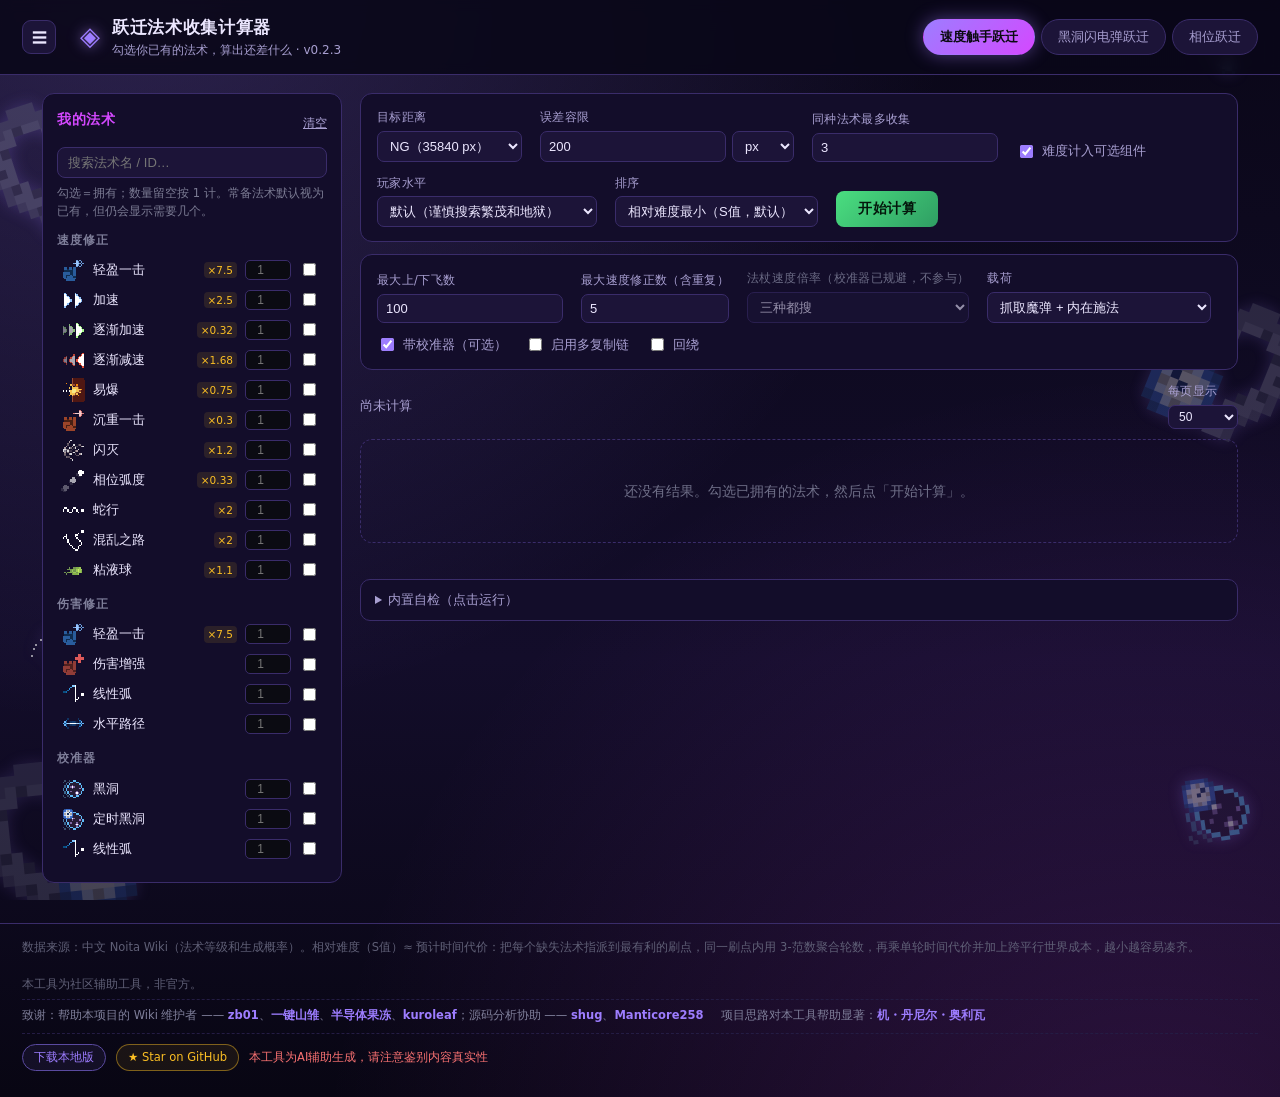
<file: 跃迁法术收集计算器GUI_v0.2.3.html>
<!DOCTYPE html>
<html lang="zh-CN">
<head>
<meta charset="utf-8">
<meta name="viewport" content="width=device-width, initial-scale=1">
<title>跃迁法术收集计算器 v0.2.3 · Noita</title>
<style>
/* 跃迁法术收集计算器 —— 样式（黑底 + 荧光紫/绿点缀，贴近 Noita 观感） */
/* 与旧版跃迁计算器（v0.7）保持一致的主题变量 */
:root {
  --bg: #0a0718;
  --bg2: #130d2a;
  --card: #1c1438;
  --card2: #261a4a;
  --line: #3a2c6a;
  --line2: #5a4aa0;
  --txt: #ece7ff;
  --dim: #a89fd1;
  --accent: #9d7dff;
  --accent2: #d448ff;
  --ok: #4ade80;
  --warn: #f87171;
  --gold: #fbbf24;
}

* { box-sizing: border-box; }

[hidden] { display: none !important; }

body {
  margin: 0;
  background:
    radial-gradient(circle at 10% -10%, rgba(157, 125, 255, .25), transparent 50%),
    radial-gradient(circle at 90% 110%, rgba(212, 72, 255, .18), transparent 50%),
    linear-gradient(180deg, var(--bg), var(--bg2) 60%, #080613);
  color: var(--txt);
  font: 14px/1.6 "Microsoft YaHei", "PingFang SC", system-ui, -apple-system, "Segoe UI", sans-serif;
  min-height: 100vh;
}

/* ---------- 装饰层（沿用 v0.7 的构图，图标改为 Wiki 透明像素图） ---------- */
.deco-layer {
  position: fixed; inset: 0; pointer-events: none; z-index: 0; overflow: hidden;
  display: none;
}
.deco-layer.active { display: block; animation: decoIn .6s ease; }
@keyframes decoIn { from { opacity: 0; } to { opacity: 1; } }

.deco-layer .deco {
  position: absolute;
  image-rendering: pixelated;
  opacity: .22;
  filter: drop-shadow(0 0 8px rgba(157, 125, 255, .55));
}
.deco-layer .deco.t1 { left: -22px; top: 10%; width: 148px; transform: rotate(-18deg); opacity: .38; }
.deco-layer .deco.t2 { right: -26px; top: 32%; width: 158px; transform: rotate(22deg) scaleX(-1); opacity: .32; }
.deco-layer .deco.t3 { left: -34px; bottom: -26px; width: 176px; transform: rotate(-6deg); opacity: .26; }
.deco-layer .deco.fu { right: 3%; top: 4%; width: 40px; opacity: .6; animation: bob 3s ease-in-out infinite; }
.deco-layer .deco.fd { left: 2%; bottom: 26%; width: 36px; opacity: .55; animation: bob 2.4s ease-in-out infinite reverse; }
.deco-layer .deco.wn { right: 2%; bottom: 6%; width: 74px; opacity: .4; transform: rotate(-8deg); }

@keyframes bob {
  0%, 100% { transform: translateY(0); }
  50% { transform: translateY(-8px); }
}

/* 内容压在装饰层之上（layout 不设 z-index，避免困住移动端抽屉） */
.topbar, .layout, .foot { position: relative; }

/* ---------- 顶栏 ---------- */
.topbar {
  display: flex; align-items: center; gap: 24px; flex-wrap: wrap;
  padding: 14px 22px;
  border-bottom: 1px solid var(--line);
  background: rgba(10, 7, 24, .88);
  backdrop-filter: blur(6px);
  position: sticky; top: 0; z-index: 20;
}
.panel-toggle {
  display: grid; place-items: center;
  width: 34px; height: 34px; border-radius: 9px; cursor: pointer;
  background: var(--card); border: 1px solid var(--line); color: var(--txt);
  font-size: 15px; line-height: 1;
}
.panel-toggle:hover { border-color: var(--accent); color: var(--accent); }
.brand { display: flex; align-items: center; gap: 12px; }
.logo {
  font-size: 26px; color: var(--accent);
  text-shadow: 0 0 14px rgba(185, 140, 255, .7);
}
.topbar h1 { margin: 0; font-size: 17px; letter-spacing: .04em; font-weight: 600; }
.sub { margin: 0; color: var(--dim); font-size: 12px; }

.tabs { display: flex; gap: 6px; margin-left: auto; flex-wrap: wrap; }
.tab {
  padding: 8px 16px; border-radius: 999px; cursor: pointer;
  border: 1px solid var(--line); background: var(--card);
  color: var(--dim); font-size: 13px; transition: .18s;
}
.tab:hover { color: var(--txt); border-color: #3d3d55; }
.tab.active {
  color: #0a0a10; font-weight: 700;
  background: linear-gradient(135deg, var(--accent), var(--accent2));
  border-color: transparent;
  box-shadow: 0 0 18px rgba(157, 125, 255, .45);
}

/* ---------- 布局 ---------- */
.layout {
  display: grid; grid-template-columns: 300px minmax(0, 1fr);
  gap: 18px; padding: 18px 22px 40px; max-width: 1240px; margin: 0 auto;
}
body.panel-collapsed .layout { grid-template-columns: minmax(0, 1fr); }
body.panel-collapsed .panel { display: none; }

/* 移动端遮罩（面板展开时出现） */
.scrim {
  position: fixed; inset: 0; z-index: 55;
  background: rgba(4, 3, 12, .62); backdrop-filter: blur(2px);
}
.panel-close { display: none; }

/* ---------- 法术面板 ---------- */
.panel {
  background: var(--bg2); border: 1px solid var(--line); border-radius: 12px;
  padding: 14px; align-self: start; position: sticky; top: 86px;
  max-height: calc(100vh - 110px); display: flex; flex-direction: column;
}
.panel-head { display: flex; align-items: center; justify-content: space-between; }
.panel-head h2 { margin: 0 0 8px; font-size: 14px; letter-spacing: .05em; color: var(--accent2); }
.link {
  background: none; border: 0; color: var(--dim); cursor: pointer;
  font-size: 12px; text-decoration: underline; padding: 0;
}
.link:hover { color: var(--txt); }
.search {
  width: 100%; margin: 8px 0 6px; padding: 7px 10px;
  background: var(--card); border: 1px solid var(--line); border-radius: 8px;
  color: var(--txt); font-size: 13px; outline: none;
}
.search:focus { border-color: var(--accent); }
.hint { margin: 0 0 10px; color: #7a7a92; font-size: 11.5px; }
.spell-groups { overflow-y: auto; padding-right: 4px; }
.spell-groups::-webkit-scrollbar { width: 8px; }
.spell-groups::-webkit-scrollbar-thumb { background: #2b2b3d; border-radius: 4px; }

.sgroup { margin-bottom: 10px; }
.sgroup > h3 {
  margin: 0 0 6px; font-size: 11.5px; letter-spacing: .08em;
  color: #7f7f9a; text-transform: uppercase; font-weight: 600;
}
.sitem {
  display: flex; align-items: center; gap: 8px;
  padding: 3px 4px; border-radius: 7px; cursor: pointer;
}
.sitem:hover { background: var(--card2); }
.sitem.on { background: rgba(157, 125, 255, .14); }
.sitem img { width: 24px; height: 24px; image-rendering: pixelated; flex: 0 0 24px; }
.sitem .nm { flex: 1; font-size: 12.5px; white-space: nowrap; overflow: hidden; text-overflow: ellipsis; }
.sitem .tag { font-size: 10px; color: var(--accent2); border: 1px solid #2f5b46; border-radius: 4px; padding: 0 4px; }
.sitem .mul {
  font-size: 10.5px; color: var(--gold); flex: 0 0 auto;
  background: rgba(251, 191, 36, .1); border-radius: 4px; padding: 0 4px;
}
.sitem input[type=number] {
  width: 46px; padding: 2px 4px; text-align: center;
  background: #0b0b12; border: 1px solid var(--line); border-radius: 5px;
  color: var(--txt); font-size: 12px;
}
.sitem input[type=checkbox] { accent-color: var(--accent); }

/* ---------- 工作区 ---------- */
.workspace { min-width: 0; }
.params, .page-params {
  display: flex; flex-wrap: wrap; gap: 12px 18px; align-items: flex-end;
  background: var(--bg2); border: 1px solid var(--line); border-radius: 12px;
  padding: 14px 16px; margin-bottom: 12px;
}
.field { display: flex; flex-direction: column; gap: 4px; }
.field > span { font-size: 11.5px; color: var(--dim); letter-spacing: .03em; }
.field input, .field select {
  background: var(--card); border: 1px solid var(--line); border-radius: 7px;
  color: var(--txt); padding: 6px 8px; font-size: 13px; min-width: 110px; outline: none;
}
.field input:focus, .field select:focus { border-color: var(--accent); }
.field.small input, .field.small select { min-width: 70px; padding: 3px 6px; font-size: 12px; }
.field.ignored > span { color: #6b6b85; }
.field.ignored select { opacity: .6; }
.field .inline { display: flex; gap: 6px; }
.field .inline input { min-width: 78px; }
.field .inline select { min-width: 62px; }
.chk { display: flex; align-items: center; gap: 6px; font-size: 13px; color: var(--dim); cursor: pointer; }
.chk input { accent-color: var(--accent); }
button.primary {
  padding: 9px 22px; border-radius: 8px; border: 0; cursor: pointer;
  background: linear-gradient(135deg, var(--ok), #2f9e63);
  color: #04170c; font-weight: 700; font-size: 13.5px; letter-spacing: .04em;
}
button.primary:hover { filter: brightness(1.1); }
button.primary:active { transform: translateY(1px); }

/* ---------- 结果 ---------- */
.results-head {
  display: flex; align-items: center; gap: 12px; margin: 6px 0 10px;
  color: var(--dim); font-size: 12.5px;
}
.results-head .spacer { flex: 1; }
.results { display: flex; flex-direction: column; gap: 10px; }

.sol {
  background: var(--card); border: 1px solid var(--line); border-radius: 12px;
  padding: 12px 14px; transition: .15s;
}
.sol:hover { border-color: #3d3d55; }
.sol.over { border-color: #5a3a3a; }
.sol-head { display: flex; flex-wrap: wrap; gap: 10px; align-items: center; margin-bottom: 8px; }
.sol-idx {
  width: 26px; height: 26px; border-radius: 7px; display: grid; place-items: center;
  background: #22222f; color: var(--accent); font-weight: 700; font-size: 12px;
}
.metric { font-size: 12.5px; color: var(--dim); }
.metric b { color: var(--txt); font-weight: 600; }
.metric.good b { color: var(--ok); }
.metric.warn b { color: var(--gold); }
.metric.bad b { color: var(--warn); }
.badge {
  font-size: 11px; padding: 1px 7px; border-radius: 999px;
  border: 1px solid var(--line); color: var(--dim);
}
.badge.red { color: var(--warn); border-color: #5a2b2b; background: rgba(255, 107, 107, .08); }
.badge.gold { color: var(--gold); border-color: #5a4a22; background: rgba(255, 209, 102, .08); }
.badge.warn { color: #ffa94d; border-color: #5a3d22; background: rgba(255, 169, 77, .1); }
.badge.staff { display: inline-flex; align-items: center; gap: 5px; padding-left: 4px; }
.badge.staff img { width: 18px; height: 18px; image-rendering: pixelated; }

.row { display: flex; gap: 10px; align-items: flex-start; padding: 5px 0; border-top: 1px dashed #232332; }
.row:first-of-type { border-top: 0; }
.row-label {
  flex: 0 0 104px; font-size: 11.5px; color: #7f7f9a; padding-top: 5px;
  letter-spacing: .02em; white-space: nowrap;
}
@media (max-width: 620px) {
  .row { flex-direction: column; gap: 2px; }
  .row-label { flex: none; padding-top: 0; }
  .topbar { gap: 10px; padding: 10px 14px; }
  .topbar h1 { font-size: 15px; }
  .sub { display: none; }
  .tabs { margin-left: 0; width: 100%; }
  .tab { padding: 6px 12px; font-size: 12px; }
  .layout { padding: 12px 12px 32px; }
  .params, .page-params { padding: 12px; gap: 10px 14px; }
  .field input, .field select { min-width: 92px; }
}
.row-body { display: flex; flex-wrap: wrap; gap: 6px; align-items: center; }
.row.opt .row-label { color: #6b6b85; }
.row.opt .chip { opacity: .82; }
.chain-note { font-size: 11.5px; color: var(--accent2); margin-left: 4px; }
.warn-note { color: var(--gold); }

.chip {
  display: inline-flex; align-items: center; gap: 5px;
  background: var(--card2); border: 1px solid var(--line); border-radius: 999px;
  padding: 3px 9px 3px 4px; font-size: 12px;
}
.chip img { width: 18px; height: 18px; image-rendering: pixelated; }
.chip .cnt { color: var(--dim); font-size: 11px; }
.chip.miss { border-color: var(--warn); background: rgba(255, 107, 107, .1); }
.chip.miss .nm { color: #ffb3b3; }
.chip.miss .cnt { color: var(--warn); font-weight: 700; }
.chip.have { opacity: .55; }

.pager { display: flex; gap: 6px; flex-wrap: wrap; margin: 14px 0; }
.pager button {
  min-width: 32px; padding: 4px 9px; border-radius: 7px; cursor: pointer;
  background: var(--card); border: 1px solid var(--line); color: var(--dim); font-size: 12px;
}
.pager button.on { background: var(--accent); color: #0a0a10; border-color: transparent; font-weight: 700; }

.empty {
  padding: 40px 20px; text-align: center; color: #6f6f88;
  border: 1px dashed var(--line); border-radius: 12px;
}

/* ---------- 自检 ---------- */
.selftest {
  margin-top: 22px; border: 1px solid var(--line); border-radius: 10px;
  background: var(--bg2); padding: 10px 14px;
}
.selftest summary { cursor: pointer; color: var(--dim); font-size: 12.5px; }
.selftest pre {
  margin: 10px 0 0; padding: 10px; background: #06060a; border-radius: 8px;
  font-size: 11.5px; line-height: 1.55; color: #b9b9cc; max-height: 320px; overflow: auto;
  white-space: pre-wrap;
}

.foot {
  padding: 14px 22px 26px; color: #5f5f76; font-size: 11.5px;
  border-top: 1px solid var(--line);
  display: flex; flex-direction: column; gap: 6px;
}
.foot-main { display: flex; gap: 18px; flex-wrap: wrap; justify-content: space-between; }
.foot-credit {
  display: flex; gap: 18px; flex-wrap: wrap;
  color: #7f7f9a; border-top: 1px dashed #241c44; padding-top: 6px;
}
.foot-credit b { color: var(--accent); font-weight: 600; }

/* ---------- 页脚操作区：下载本地版 / 仓库 / AI 提示 ---------- */
.foot-actions {
  display: flex; flex-wrap: wrap; align-items: center; gap: 10px;
  margin-top: 2px; padding-top: 10px; border-top: 1px dashed #241c44;
}
.foot-btn {
  display: inline-flex; align-items: center; gap: 5px;
  padding: 4px 11px; border: 1px solid var(--line2); border-radius: 999px;
  background: rgba(157, 125, 255, .08); color: var(--accent);
  font-size: 11.5px; line-height: 1.5; text-decoration: none; cursor: pointer;
  transition: border-color .15s, background .15s, color .15s;
}
.foot-btn:hover {
  border-color: var(--accent); background: rgba(157, 125, 255, .18); color: var(--txt);
}
.foot-btn.github {
  color: var(--gold); border-color: rgba(251, 191, 36, .45); background: rgba(251, 191, 36, .07);
}
.foot-btn.github:hover {
  border-color: var(--gold); background: rgba(251, 191, 36, .16); color: var(--txt);
}
.foot-note { color: var(--warn); font-size: 11.5px; }

/* ---------- 移动端 / 窄屏 ---------- */
@media (max-width: 980px) {
  .layout { grid-template-columns: minmax(0, 1fr); }
  .panel {
    position: fixed; left: 0; top: 0; bottom: 0;
    width: min(86vw, 330px); z-index: 60;
    max-height: 100vh; border-radius: 0 14px 14px 0;
    box-shadow: 0 0 40px rgba(0, 0, 0, .6);
  }
  .panel-close { display: inline; }
}

@media (max-width: 620px) {
  .topbar { gap: 10px; padding: 10px 14px; }
  .topbar h1 { font-size: 15px; }
  .sub { display: none; }
  .tabs { margin-left: 0; width: 100%; }
  .tab { padding: 6px 12px; font-size: 12px; }
  .layout { padding: 12px 12px 32px; }
  .params, .page-params {
    display: grid; grid-template-columns: 1fr 1fr; gap: 10px 12px; padding: 12px;
  }
  .field { min-width: 0; }
  .field input, .field select { min-width: 0; width: 100%; }
  .field .inline { display: grid; grid-template-columns: 1fr 58px; gap: 6px; }
  .params .chk, .page-params .chk { grid-column: 1 / -1; }
  button.primary { grid-column: 1 / -1; }
  .results-head { flex-wrap: wrap; }
  .row { flex-direction: column; gap: 2px; }
  .row-label { flex: none; padding-top: 0; white-space: normal; }
}

/* ---------- 最佳策略徽章 + 弹窗 ---------- */
.plan-chip {
  display: inline-flex; align-items: center; gap: 7px;
  font: inherit; font-size: 12.5px; line-height: 1.4;
  padding: 2px 9px 2px 11px; border-radius: 999px;
  border: 1px solid var(--line); background: rgba(157, 125, 255, .08);
  color: var(--dim); cursor: pointer;
}
.plan-chip b { color: var(--accent); font-weight: 600; }
.plan-chip:hover { border-color: var(--accent); color: var(--txt); }
.plan-q {
  width: 15px; height: 15px; border-radius: 50%;
  border: 1px solid var(--line2);
  display: inline-flex; align-items: center; justify-content: center;
  font-size: 10px; line-height: 1; color: var(--dim);
}
.plan-chip:hover .plan-q { border-color: var(--accent); color: var(--accent); }
.modal-mask {
  position: fixed; inset: 0; background: rgba(6, 4, 16, .72);
  display: flex; align-items: center; justify-content: center; z-index: 999; padding: 16px;
}
.modal-box {
  max-width: 560px; width: 100%; max-height: 80vh; overflow: auto;
  background: var(--card); border: 1px solid var(--line2); border-radius: 12px;
  padding: 18px 20px; box-shadow: 0 20px 60px rgba(0, 0, 0, .6);
}
.modal-title { font-size: 15px; font-weight: 700; color: var(--accent2); margin-bottom: 10px; }
.modal-body { font-size: 12.5px; color: var(--dim); line-height: 1.7; }
.modal-body b { color: var(--txt); }
.modal-row { margin: 4px 0; }
.modal-row.best { color: var(--ok); }
.modal-sub { margin-top: 14px; padding-top: 10px; border-top: 1px solid var(--line); color: var(--txt); }
.modal-close {
  margin-top: 16px; padding: 6px 14px; border-radius: 8px; border: 1px solid var(--line2);
  background: var(--card2); color: var(--txt); cursor: pointer; font: inherit;
}
.modal-close:hover { border-color: var(--accent); }
.modal-note { margin: 6px 0 8px; font-size: 11.5px; color: #8a80b5; line-height: 1.6; }

</style>
</head>
<body>

<!-- 装饰层（图标为 Wiki 透明像素图，随页签切换） -->
<div class="deco-layer active" id="deco-tentacle" aria-hidden="true">
  <img class="deco t1" data-icon="TENTACLE_TIMER" alt="">
  <img class="deco t2" data-icon="TENTACLE_TIMER" alt="">
  <img class="deco t3" data-icon="TENTACLE_TIMER" alt="">
  <img class="deco fu" data-icon="FLY_UPWARDS" alt="">
  <img class="deco fd" data-icon="FLY_DOWNWARDS" alt="">
  <img class="deco wn" data-icon="BLACK_HOLE_DEATH_TRIGGER" alt="">
</div>

<div class="deco-layer" id="deco-blackflash" aria-hidden="true">
  <img class="deco t1" data-icon="BLACK_HOLE" alt="">
  <img class="deco t2" data-icon="LIGHTNING" alt="">
  <img class="deco t3" data-icon="BLACK_HOLE" alt="">
  <img class="deco fu" data-icon="LIFETIME" alt="">
  <img class="deco fd" data-icon="LIGHTNING" alt="">
  <img class="deco wn" data-icon="EXPLODING_DEER" alt="">
</div>

<div class="deco-layer" id="deco-phase" aria-hidden="true">
  <img class="deco t1" data-icon="MEGALASER" alt="">
  <img class="deco t2" data-icon="ADD_DEATH_TRIGGER" alt="">
  <img class="deco t3" data-icon="PHASING_ARC" alt="">
  <img class="deco fu" data-icon="ADD_DEATH_TRIGGER" alt="">
  <img class="deco fd" data-icon="PHASING_ARC" alt="">
  <img class="deco wn" data-icon="MEGALASER" alt="">
</div>


<header class="topbar">
  <button class="panel-toggle" id="panelToggle" title="展开 / 收起法术面板" aria-label="切换法术面板">☰</button>
  <div class="brand">
    <span class="logo">◈</span>
    <div>
      <h1>跃迁法术收集计算器</h1>
      <p class="sub">勾选你已有的法术，算出还差什么 · v0.2.3</p>
    </div>
  </div>
  <nav class="tabs" role="tablist">
    <button class="tab active" data-page="tentacle" role="tab">速度触手跃迁</button>
    <button class="tab" data-page="blackflash" role="tab">黑洞闪电弹跃迁</button>
    <button class="tab" data-page="phase" role="tab">相位跃迁</button>
  </nav>
</header>

<main class="layout">

  <!-- ============ 左：法术收集面板（可收回） ============ -->
  <aside class="panel" id="collectPanel">
    <div class="panel-head">
      <h2>我的法术</h2>
      <button class="link" id="clearOwned">清空</button>
      <button class="link panel-close" id="panelClose" title="收起面板">✕</button>
    </div>
    <input class="search" id="spellSearch" placeholder="搜索法术名 / ID…">
    <p class="hint">勾选＝拥有；数量留空按 1 计。常备法术默认视为已有，但仍会显示需要几个。</p>
    <div class="spell-groups" id="spellGroups"></div>
  </aside>

  <!-- ============ 右：工作区 ============ -->
  <section class="workspace">

    <!-- 公共参数 -->
    <div class="params">
      <label class="field">
        <span>目标距离</span>
        <select id="targetDist">
          <option value="35840">NG（35840 px）</option>
          <option value="32768">NG+（32768 px）</option>
          <option value="custom">自定义…</option>
        </select>
      </label>
      <label class="field" id="customDistWrap" hidden>
        <span>自定义距离</span>
        <input type="number" id="customDist" value="35840" min="1" step="1">
      </label>
      <label class="field">
        <span>误差容限</span>
        <span class="inline">
          <input type="number" id="tolerance" value="200" min="0" step="1">
          <select id="tolMode">
            <option value="abs">px</option>
            <option value="rel">%</option>
          </select>
        </span>
      </label>
      <label class="field">
        <span>同种法术最多收集</span>
        <input type="number" id="maxPerSpell" value="3" min="1" step="1">
      </label>
      <label class="chk" title="取消勾选后，校准器 / 零时 / 载荷等可选组件不计入收集难度"><input type="checkbox" id="countOptional" checked> 难度计入可选组件</label>
      <label class="field" title="只影响「被怪打断的代价」和「地狱要不要整轮扫」：地形系数（空隙 1 / 混合 2 / 固体 4）是客观量，不随熟练度变">
        <span>玩家水平</span>
        <select id="playerMode">
          <option value="default" selected>默认（谨慎搜索繁茂和地狱）</option>
          <option value="expert">熟练（已经掌握繁茂地狱地形）</option>
        </select>
      </label>
      <label class="field">
        <span>排序</span>
        <select id="sortMode">
          <option value="weight">相对难度最小（S值，默认）</option>
          <option value="error">误差最小</option>
        </select>
      </label>
      <button class="primary" id="solveBtn">开始计算</button>
    </div>

    <!-- 各页专属参数 -->
    <div class="page-params" id="pp-tentacle">
      <label class="field"><span>最大上/下飞数</span><input type="number" id="ttMaxUpDown" value="100" min="0"></label>
      <label class="field" title="按法术个数计：同种 n 个就占 n 个名额"><span>最大速度修正数（含重复）</span><input type="number" id="ttMaxMods" value="5" min="0" max="10"></label>
      <label class="field" id="ttStaffField" title="校准器会规避法杖的隐藏速度倍率，因此两者至多用一个"><span id="ttStaffLabel">法杖速度倍率</span>
        <select id="ttStaff">
          <option value="1">一般法杖 1.0（26 格）</option>
          <option value="1.25">迅捷之杖 1.25（19 格）</option>
          <option value="1.5">多重之杖 1.5（26 格）</option>
          <option value="any" selected>三种都搜</option>
        </select>
      </label>
      <label class="field"><span>载荷</span>
        <select id="ttPayload">
          <option value="grab" selected>抓取魔弹 + 内在施法</option>
          <option value="orbit">抓取魔弹 + 行星环绕 + 环绕拉帕</option>
        </select>
      </label>
      <label class="chk" title="用失效触发投射物 + 瞄准修正间接校准触手（可选，手动瞄准也能打）；启用后法杖倍率不参与计算"><input type="checkbox" id="ttCalibrator" checked> 带校准器（可选）</label>
      <label class="chk" title="默认只搜一条复制链"><input type="checkbox" id="ttMultiChain"> 启用多复制链</label>
      <label class="chk"><input type="checkbox" id="ttWrap"> 回绕</label>
    </div>

    <div class="page-params" id="pp-blackflash" hidden>
      <label class="field"><span>法杖速度倍率</span>
        <select id="bfStaff">
          <option value="1">一般法杖 1.0（26 格）</option>
          <option value="1.25">迅捷之杖 1.25（19 格）</option>
          <option value="1.5">多重之杖 1.5（26 格）</option>
          <option value="any" selected>三种都搜</option>
        </select>
      </label>
      <label class="field"><span>最大修正数</span><input type="number" id="bfMaxCorr" value="8" min="0" max="14"></label>
      <label class="field" title="按法术个数计：同种 n 个就占 n 个名额"><span>最大速度修正数（含重复）</span><input type="number" id="bfMaxSpeed" value="5" min="0" max="10"></label>
      <label class="field"><span>载荷</span>
        <select id="bfPayload">
          <option value="grab" selected>抓取魔弹 + 内在施法</option>
          <option value="orbit">抓取魔弹 + 行星环绕 + 环绕拉帕</option>
          <option value="swap">交换者 + 鹿诱饵 + 伤害修正</option>
        </select>
      </label>
      <label class="chk" title="黑洞必须飞出加载区（≥ 2048 px）才能让闪电弹不撞墙"><input type="checkbox" id="bfBhFar" checked> 黑洞远离加载区（≥2048 px）</label>
      <label class="chk" title="闪电弹存在时间过长会因重力严重下垂。开启后只保留时间修正 ≤ +75f 的配置（最多一个蓝表）"><input type="checkbox" id="bfLimitSag" checked> 限制闪电弹下垂（时间修正 ≤ +75f）</label>
    </div>

    <div class="page-params" id="pp-phase" hidden>
      <label class="field"><span>最大相位个数</span><input type="number" id="phMaxPhases" value="1600" min="1"></label>
      <label class="field"><span>载荷</span>
        <select id="phPayload">
          <option value="grab" selected>抓取魔弹 + 内在施法</option>
          <option value="orbit">抓取魔弹 + 行星环绕 + 环绕拉帕</option>
          <option value="swap">交换者 + 鹿诱饵 + 伤害修正</option>
        </select>
      </label>
      <label class="chk" title="校准器只是瞄准辅助，可以手动瞄准省掉"><input type="checkbox" id="phCalibrator" checked> 带校准器（可选）</label>
      <label class="chk" title="默认只搜一条复制链"><input type="checkbox" id="phMultiChain"> 启用多复制链</label>
      <label class="chk"><input type="checkbox" id="phWrap"> 回绕</label>
    </div>

    <!-- 结果区 -->
    <div class="results-head">
      <span id="resultStat">尚未计算</span>
      <span class="spacer"></span>
      <label class="field small"><span>每页显示</span>
        <select id="pageSize"><option>20</option><option selected>50</option><option>100</option></select>
      </label>
    </div>
    <div id="results" class="results"></div>
    <div class="pager" id="pager"></div>

    <!-- 自检 -->
    <details class="selftest">
      <summary>内置自检（点击运行）</summary>
      <button class="link" id="runSelftest">运行自检</button>
      <pre id="selftestOut"></pre>
    </details>
  </section>
</main>

<div class="scrim" id="scrim" hidden></div>

<footer class="foot">
  <div class="foot-main">
    <span>数据来源：中文 Noita Wiki（法术等级和生成概率）。相对难度（S值）≈ 预计时间代价：把每个缺失法术指派到最有利的刷点，同一刷点内用 3-范数聚合轮数，再乘单轮时间代价并加上跨平行世界成本，越小越容易凑齐。</span>
    <span>本工具为社区辅助工具，非官方。</span>
  </div>
  <div class="foot-credit">
    <span>致谢：帮助本项目的 Wiki 维护者 —— <b>zb01</b>、<b>一键山雏</b>、<b>半导体果冻</b>、<b>kuroleaf</b>；源码分析协助 —— <b>shug</b>、<b>Manticore258</b></span>
    <span id="pageCredit" hidden></span>
  </div>
  <div class="foot-actions">
    <a class="foot-btn" id="dl-offline-link" href="./" download="跃迁法术收集计算器GUI_v0.2.3.html">下载本地版</a>
    <a class="foot-btn github" href="https://github.com/DGTSAlight/noita-LDTWandCalculator-gui" target="_blank" rel="noopener noreferrer">★ Star on GitHub</a>
    <span class="foot-note">本工具为AI辅助生成，请注意鉴别内容真实性</span>
  </div>
</footer>

<script>window.SPELL_DATA = {
 "note": "tiers_raw = Wiki data-tier-weight（原始权重）；tiers_pct = Wiki 显示的概率百分比",
 "spells": [
  {
   "id": "LIGHT_SHOT",
   "role": "speed",
   "note": "轻盈一击 ×7.5",
   "guaranteed": false,
   "wiki_page": "轻盈一击",
   "sprite_index": 238,
   "status": "ok",
   "name_official": "轻巧魔弹",
   "type": "投射修正",
   "mana": "5",
   "price": "60",
   "tiers_raw": {
    "0": -1.0,
    "1": -1.0,
    "2": 0.3,
    "3": 0.5,
    "4": 0.4,
    "5": -1.0,
    "6": -1.0,
    "7": -1.0,
    "8": -1.0,
    "9": -1.0,
    "10": -1.0
   },
   "tiers_pct": {
    "0": 0.0,
    "1": 0.0,
    "2": 0.22,
    "3": 0.38,
    "4": 0.28,
    "5": 0.0,
    "6": 0.0,
    "7": 0.0,
    "8": 0.0,
    "9": 0.0,
    "10": 0.0
   },
   "fields": {
    "官方中文名": "轻巧魔弹",
    "类型": "投射修正",
    "法力消耗": "5",
    "施放延迟": "-3 ( -0.05 )",
    "抽取数": "1",
    "散射角度修正": "-6",
    "速度修正": "× 7.50",
    "后坐力": "-10",
    "投射物伤害": "-25",
    "爆炸半径": "-10",
    "基础价格": "60"
   },
   "roles": [
    "speed",
    "damage"
   ]
  },
  {
   "id": "SPEED",
   "role": "speed",
   "note": "加速 ×2.5",
   "guaranteed": false,
   "wiki_page": "加速",
   "sprite_index": 242,
   "status": "ok",
   "name_official": "加速",
   "type": "投射修正",
   "mana": "3",
   "price": "100",
   "tiers_raw": {
    "0": -1.0,
    "1": 1.0,
    "2": 0.5,
    "3": 0.5,
    "4": -1.0,
    "5": -1.0,
    "6": -1.0,
    "7": -1.0,
    "8": -1.0,
    "9": -1.0,
    "10": -1.0
   },
   "tiers_pct": {
    "0": 0.0,
    "1": 1.19,
    "2": 0.36,
    "3": 0.38,
    "4": 0.0,
    "5": 0.0,
    "6": 0.0,
    "7": 0.0,
    "8": 0.0,
    "9": 0.0,
    "10": 0.0
   },
   "fields": {
    "官方中文名": "加速",
    "类型": "投射修正",
    "法力消耗": "3",
    "抽取数": "1",
    "速度修正": "× 2.50",
    "基础价格": "100"
   },
   "roles": [
    "speed"
   ]
  },
  {
   "id": "ACCELERATING_SHOT",
   "role": "speed",
   "note": "逐渐加速 ×0.32",
   "guaranteed": false,
   "wiki_page": "逐渐加速",
   "sprite_index": 243,
   "status": "ok",
   "name_official": "加速魔弹",
   "type": "投射修正",
   "mana": "20",
   "price": "190",
   "tiers_raw": {
    "0": -1.0,
    "1": -1.0,
    "2": 0.5,
    "3": 0.4,
    "4": 1.0,
    "5": -1.0,
    "6": -1.0,
    "7": -1.0,
    "8": -1.0,
    "9": -1.0,
    "10": -1.0
   },
   "tiers_pct": {
    "0": 0.0,
    "1": 0.0,
    "2": 0.36,
    "3": 0.31,
    "4": 0.7,
    "5": 0.0,
    "6": 0.0,
    "7": 0.0,
    "8": 0.0,
    "9": 0.0,
    "10": 0.0
   },
   "fields": {
    "官方中文名": "加速魔弹",
    "类型": "投射修正",
    "法力消耗": "20",
    "施放延迟": "+8 ( +0.13 )",
    "抽取数": "1",
    "速度修正": "× 0.32",
    "后坐力": "+10",
    "基础价格": "190"
   },
   "roles": [
    "speed"
   ]
  },
  {
   "id": "DECELERATING_SHOT",
   "role": "speed",
   "note": "逐渐减速 ×1.68",
   "guaranteed": false,
   "wiki_page": "逐渐减速",
   "sprite_index": 244,
   "status": "ok",
   "name_official": "减速魔弹",
   "type": "投射修正",
   "mana": "10",
   "price": "80",
   "tiers_raw": {
    "0": -1.0,
    "1": -1.0,
    "2": 0.4,
    "3": 0.1,
    "4": 0.7,
    "5": -1.0,
    "6": -1.0,
    "7": -1.0,
    "8": -1.0,
    "9": -1.0,
    "10": -1.0
   },
   "tiers_pct": {
    "0": 0.0,
    "1": 0.0,
    "2": 0.29,
    "3": 0.08,
    "4": 0.49,
    "5": 0.0,
    "6": 0.0,
    "7": 0.0,
    "8": 0.0,
    "9": 0.0,
    "10": 0.0
   },
   "fields": {
    "官方中文名": "减速魔弹",
    "类型": "投射修正",
    "法力消耗": "10",
    "施放延迟": "-8 ( -0.13 )",
    "抽取数": "1",
    "速度修正": "× 1.68",
    "后坐力": "-10",
    "基础价格": "80"
   },
   "roles": [
    "speed"
   ]
  },
  {
   "id": "EXPLOSIVE_PROJECTILE",
   "role": "speed",
   "note": "易爆的投射物 ×0.75",
   "guaranteed": false,
   "wiki_page": "易爆的投射物",
   "sprite_index": 245,
   "status": "ok",
   "name_official": "易爆的投射物",
   "type": "投射修正",
   "mana": "30",
   "price": "120",
   "tiers_raw": {
    "0": -1.0,
    "1": -1.0,
    "2": 1.0,
    "3": 1.0,
    "4": 0.8,
    "5": -1.0,
    "6": -1.0,
    "7": -1.0,
    "8": -1.0,
    "9": -1.0,
    "10": -1.0
   },
   "tiers_pct": {
    "0": 0.0,
    "1": 0.0,
    "2": 0.73,
    "3": 0.77,
    "4": 0.56,
    "5": 0.0,
    "6": 0.0,
    "7": 0.0,
    "8": 0.0,
    "9": 0.0,
    "10": 0.0
   },
   "fields": {
    "官方中文名": "易爆的投射物",
    "类型": "投射修正",
    "法力消耗": "30",
    "施放延迟": "+40 ( +0.67 )",
    "抽取数": "1",
    "速度修正": "× 0.75",
    "后坐力": "+30",
    "爆炸伤害": "+5",
    "爆炸半径": "+15",
    "基础价格": "120"
   },
   "roles": [
    "speed"
   ]
  },
  {
   "id": "HEAVY_SHOT",
   "role": "speed",
   "note": "沉重一击 ×0.3",
   "guaranteed": false,
   "wiki_page": "沉重一击",
   "sprite_index": 237,
   "status": "ok",
   "name_official": "沉重一击",
   "type": "投射修正",
   "mana": "7",
   "price": "150",
   "tiers_raw": {
    "0": -1.0,
    "1": -1.0,
    "2": 0.4,
    "3": 0.4,
    "4": 0.5,
    "5": -1.0,
    "6": -1.0,
    "7": -1.0,
    "8": -1.0,
    "9": -1.0,
    "10": -1.0
   },
   "tiers_pct": {
    "0": 0.0,
    "1": 0.0,
    "2": 0.29,
    "3": 0.31,
    "4": 0.35,
    "5": 0.0,
    "6": 0.0,
    "7": 0.0,
    "8": 0.0,
    "9": 0.0,
    "10": 0.0
   },
   "fields": {
    "官方中文名": "沉重一击",
    "类型": "投射修正",
    "法力消耗": "7",
    "施放延迟": "+10 ( +0.17 )",
    "抽取数": "1",
    "速度修正": "× 0.30",
    "后坐力": "+50",
    "投射物伤害": "+43.75",
    "基础价格": "150"
   },
   "roles": [
    "speed"
   ]
  },
  {
   "id": "FIZZLE",
   "role": "speed",
   "note": "闪灭 ×1.2",
   "guaranteed": false,
   "wiki_page": "闪灭",
   "sprite_index": 306,
   "status": "ok",
   "name_official": "闪灭",
   "type": "投射修正",
   "mana": "0",
   "price": "0",
   "tiers_raw": {
    "0": -1.0,
    "1": -1.0,
    "2": -1.0,
    "3": 0.4,
    "4": 0.3,
    "5": 0.1,
    "6": -1.0,
    "7": -1.0,
    "8": -1.0,
    "9": -1.0,
    "10": -1.0
   },
   "tiers_pct": {
    "0": 0.0,
    "1": 0.0,
    "2": 0.0,
    "3": 0.31,
    "4": 0.21,
    "5": 0.08,
    "6": 0.0,
    "7": 0.0,
    "8": 0.0,
    "9": 0.0,
    "10": 0.0
   },
   "fields": {
    "官方中文名": "闪灭",
    "类型": "投射修正",
    "法力消耗": "0",
    "施放延迟": "-10 ( -0.17 )",
    "抽取数": "1",
    "速度修正": "× 1.20",
    "基础价格": "0"
   },
   "roles": [
    "speed"
   ]
  },
  {
   "id": "PHASING_ARC",
   "role": "speed",
   "note": "相位弧度 ×0.33，相位跃迁核心",
   "guaranteed": false,
   "wiki_page": "相位弧度",
   "sprite_index": 212,
   "status": "ok",
   "name_official": "相位弧度",
   "type": "投射修正",
   "mana": "2",
   "price": "170",
   "tiers_raw": {
    "0": -1.0,
    "1": -1.0,
    "2": 0.2,
    "3": 0.3,
    "4": 0.6,
    "5": 0.1,
    "6": -1.0,
    "7": -1.0,
    "8": -1.0,
    "9": -1.0,
    "10": -1.0
   },
   "tiers_pct": {
    "0": 0.0,
    "1": 0.0,
    "2": 0.15,
    "3": 0.23,
    "4": 0.42,
    "5": 0.08,
    "6": 0.0,
    "7": 0.0,
    "8": 0.0,
    "9": 0.0,
    "10": 0.0
   },
   "fields": {
    "官方中文名": "相位弧度",
    "类型": "投射修正",
    "法力消耗": "2",
    "施放延迟": "-12 ( -0.20 )",
    "抽取数": "1",
    "存在时间修正 ⓘ": "+80",
    "速度修正": "× 0.33",
    "基础价格": "170"
   },
   "roles": [
    "speed",
    "copy"
   ]
  },
  {
   "id": "SINEWAVE",
   "role": "speed",
   "note": "蛇行 ×2",
   "guaranteed": false,
   "wiki_page": "蛇行",
   "sprite_index": 201,
   "status": "ok",
   "name_official": "蛇行",
   "type": "投射修正",
   "mana": "0",
   "price": "10",
   "tiers_raw": {
    "0": -1.0,
    "1": -1.0,
    "2": 0.4,
    "3": -1.0,
    "4": 0.55,
    "5": -1.0,
    "6": 0.4,
    "7": -1.0,
    "8": -1.0,
    "9": -1.0,
    "10": -1.0
   },
   "tiers_pct": {
    "0": 0.0,
    "1": 0.0,
    "2": 0.29,
    "3": 0.0,
    "4": 0.38,
    "5": 0.0,
    "6": 0.49,
    "7": 0.0,
    "8": 0.0,
    "9": 0.0,
    "10": 0.0
   },
   "fields": {
    "官方中文名": "蛇行",
    "类型": "投射修正",
    "法力消耗": "0",
    "抽取数": "1",
    "速度修正": "× 2.00",
    "基础价格": "10"
   },
   "roles": [
    "speed"
   ]
  },
  {
   "id": "CHAOTIC_ARC",
   "role": "speed",
   "note": "混沌轨迹（v0.7 叫法）／Wiki 页面「混沌路径」、官方中文名「混乱之路」，×2.0",
   "guaranteed": false,
   "wiki_page": "混乱之路",
   "sprite_index": 202,
   "status": "ok",
   "name_official": "混乱之路",
   "type": "投射修正",
   "mana": "0",
   "price": "10",
   "tiers_raw": {
    "0": -1.0,
    "1": 0.4,
    "2": -1.0,
    "3": 0.55,
    "4": -1.0,
    "5": 0.4,
    "6": -1.0,
    "7": -1.0,
    "8": -1.0,
    "9": -1.0,
    "10": -1.0
   },
   "tiers_pct": {
    "0": 0.0,
    "1": 0.48,
    "2": 0.0,
    "3": 0.42,
    "4": 0.0,
    "5": 0.32,
    "6": 0.0,
    "7": 0.0,
    "8": 0.0,
    "9": 0.0,
    "10": 0.0
   },
   "fields": {
    "官方中文名": "混乱之路",
    "类型": "投射修正",
    "法力消耗": "0",
    "抽取数": "1",
    "速度修正": "× 2.00",
    "基础价格": "10"
   },
   "roles": [
    "speed"
   ]
  },
  {
   "id": "LIFETIME",
   "role": "time",
   "note": "延长存在时间（蓝表）",
   "guaranteed": false,
   "wiki_page": "延长存在时间",
   "sprite_index": 186,
   "status": "ok",
   "name_official": "延长存在时间",
   "type": "投射修正",
   "mana": "40",
   "price": "250",
   "tiers_raw": {
    "0": -1.0,
    "1": -1.0,
    "2": -1.0,
    "3": 0.5,
    "4": 0.5,
    "5": 0.5,
    "6": 0.75,
    "7": -1.0,
    "8": -1.0,
    "9": -1.0,
    "10": 0.1
   },
   "tiers_pct": {
    "0": 0.0,
    "1": 0.0,
    "2": 0.0,
    "3": 0.38,
    "4": 0.35,
    "5": 0.4,
    "6": 0.91,
    "7": 0.0,
    "8": 0.0,
    "9": 0.0,
    "10": 0.17
   },
   "fields": {
    "官方中文名": "延长存在时间",
    "类型": "投射修正",
    "法力消耗": "40",
    "施放延迟": "+13 ( +0.22 )",
    "抽取数": "1",
    "存在时间修正 ⓘ": "+75",
    "基础价格": "250"
   },
   "roles": [
    "time"
   ]
  },
  {
   "id": "LIFETIME_DOWN",
   "role": "time",
   "note": "缩减存在时间（红表）",
   "guaranteed": false,
   "wiki_page": "缩减存在时间",
   "sprite_index": 187,
   "status": "ok",
   "name_official": "缩减存在时间",
   "type": "投射修正",
   "mana": "10",
   "price": "90",
   "tiers_raw": {
    "0": -1.0,
    "1": -1.0,
    "2": -1.0,
    "3": 0.5,
    "4": 0.5,
    "5": 0.75,
    "6": 0.5,
    "7": -1.0,
    "8": -1.0,
    "9": -1.0,
    "10": 0.1
   },
   "tiers_pct": {
    "0": 0.0,
    "1": 0.0,
    "2": 0.0,
    "3": 0.38,
    "4": 0.35,
    "5": 0.6,
    "6": 0.61,
    "7": 0.0,
    "8": 0.0,
    "9": 0.0,
    "10": 0.17
   },
   "fields": {
    "官方中文名": "缩减存在时间",
    "类型": "投射修正",
    "法力消耗": "10",
    "施放延迟": "-15 ( -0.25 )",
    "抽取数": "1",
    "存在时间修正 ⓘ": "-42",
    "基础价格": "90"
   },
   "roles": [
    "time"
   ]
  },
  {
   "id": "ZERO_DAMAGE",
   "role": "time",
   "note": "无害化 +280f",
   "guaranteed": false,
   "wiki_page": "无害化",
   "sprite_index": 236,
   "status": "ok",
   "name_official": "",
   "type": "",
   "mana": "",
   "price": "50",
   "tiers_raw": {
    "0": -1.0,
    "1": -1.0,
    "2": -1.0,
    "3": 0.3,
    "4": 0.3,
    "5": 0.6,
    "6": -1.0,
    "7": -1.0,
    "8": -1.0,
    "9": -1.0,
    "10": 0.3
   },
   "tiers_pct": {
    "0": 0.0,
    "1": 0.0,
    "2": 0.0,
    "3": 0.23,
    "4": 0.21,
    "5": 0.48,
    "6": 0.0,
    "7": 0.0,
    "8": 0.0,
    "9": 0.0,
    "10": 0.5
   },
   "fields": {
    "抽取数": "1",
    "存在时间修正 ⓘ": "+280",
    "后坐力": "-10",
    "暴击率": "= 0",
    "投射物伤害": "=0",
    "雷电伤害": "=0",
    "冰冻伤害": "=0",
    "爆炸伤害": "=0",
    "基础价格": "50"
   },
   "roles": [
    "time"
   ]
  },
  {
   "id": "FLY_UPWARDS",
   "role": "copy",
   "note": "向上飞行 ×1.2 不受限",
   "guaranteed": false,
   "wiki_page": "向上飞行",
   "sprite_index": 207,
   "status": "ok",
   "name_official": "向上飞行",
   "type": "投射修正",
   "mana": "0",
   "price": "20",
   "tiers_raw": {
    "0": -1.0,
    "1": -1.0,
    "2": 0.3,
    "3": -1.0,
    "4": 0.45,
    "5": -1.0,
    "6": 0.3,
    "7": -1.0,
    "8": -1.0,
    "9": -1.0,
    "10": -1.0
   },
   "tiers_pct": {
    "0": 0.0,
    "1": 0.0,
    "2": 0.22,
    "3": 0.0,
    "4": 0.31,
    "5": 0.0,
    "6": 0.37,
    "7": 0.0,
    "8": 0.0,
    "9": 0.0,
    "10": 0.0
   },
   "fields": {
    "官方中文名": "向上飞行",
    "类型": "投射修正",
    "法力消耗": "0",
    "施放延迟": "-8 ( -0.13 )",
    "抽取数": "1",
    "速度修正": "× 1.20",
    "基础价格": "20"
   },
   "roles": [
    "copy"
   ]
  },
  {
   "id": "FLY_DOWNWARDS",
   "role": "copy",
   "note": "向下飞行 ×1.2 不受限",
   "guaranteed": false,
   "wiki_page": "向下飞行",
   "sprite_index": 206,
   "status": "ok",
   "name_official": "向下飞行",
   "type": "投射修正",
   "mana": "0",
   "price": "30",
   "tiers_raw": {
    "0": -1.0,
    "1": 0.3,
    "2": -1.0,
    "3": 0.45,
    "4": -1.0,
    "5": 0.3,
    "6": -1.0,
    "7": -1.0,
    "8": -1.0,
    "9": -1.0,
    "10": -1.0
   },
   "tiers_pct": {
    "0": 0.0,
    "1": 0.36,
    "2": 0.0,
    "3": 0.35,
    "4": 0.0,
    "5": 0.24,
    "6": 0.0,
    "7": 0.0,
    "8": 0.0,
    "9": 0.0,
    "10": 0.0
   },
   "fields": {
    "官方中文名": "向下飞行",
    "类型": "投射修正",
    "法力消耗": "0",
    "施放延迟": "-8 ( -0.13 )",
    "抽取数": "1",
    "速度修正": "× 1.20",
    "基础价格": "30"
   },
   "roles": [
    "copy"
   ]
  },
  {
   "id": "TENTACLE_TIMER",
   "role": "carrier",
   "note": "定时触手（页面名：召唤触手）",
   "guaranteed": false,
   "wiki_page": "召唤触手",
   "sprite_index": 73,
   "status": "ok",
   "name_official": "带有定时的触手",
   "type": "投射物",
   "mana": "20",
   "price": "250",
   "tiers_raw": {
    "0": -1.0,
    "1": -1.0,
    "2": -1.0,
    "3": 0.6,
    "4": 0.8,
    "5": 0.6,
    "6": 0.7,
    "7": -1.0,
    "8": -1.0,
    "9": -1.0,
    "10": -1.0
   },
   "tiers_pct": {
    "0": 0.0,
    "1": 0.0,
    "2": 0.0,
    "3": 0.46,
    "4": 0.56,
    "5": 0.48,
    "6": 0.85,
    "7": 0.0,
    "8": 0.0,
    "9": 0.0,
    "10": 0.0
   },
   "fields": {
    "官方中文名": "带有定时的触手",
    "类型": "投射物",
    "法力消耗": "20",
    "施放延迟": "+40 ( +0.67 )",
    "抽取数": "1",
    "近战伤害": "20",
    "存在时间 ⓘ": "60f",
    "定时时间": "20",
    "造成伤害间隔帧数": "1",
    "初始速度": "8",
    "散射角度": "0.00",
    "重力": "0",
    "空气阻力": "0.55",
    "质量": "0.08",
    "解锁条件": "收集 真理魔球",
    "基础价格": "250"
   },
   "roles": [
    "carrier"
   ]
  },
  {
   "id": "BLACK_HOLE",
   "role": "carrier",
   "note": "黑洞",
   "guaranteed": false,
   "wiki_page": "黑洞",
   "sprite_index": 16,
   "status": "ok",
   "name_official": "",
   "type": "",
   "mana": "",
   "price": "200",
   "tiers_raw": {
    "0": 0.8,
    "1": -1.0,
    "2": 0.8,
    "3": -1.0,
    "4": 0.8,
    "5": 0.8,
    "6": -1.0,
    "7": -1.0,
    "8": -1.0,
    "9": -1.0,
    "10": -1.0
   },
   "tiers_pct": {
    "0": 1.8,
    "1": 0.0,
    "2": 0.58,
    "3": 0.0,
    "4": 0.56,
    "5": 0.64,
    "6": 0.0,
    "7": 0.0,
    "8": 0.0,
    "9": 0.0,
    "10": 0.0
   },
   "fields": {
    "爆炸半径": "1",
    "爆炸破坏等级": "10",
    "爆炸射线能量": "0",
    "存在时间 ⓘ": "113f ~",
    "造成伤害间隔帧数": "1",
    "无自伤时长": "10",
    "初始速度": "40",
    "散射角度": "0.00",
    "重力": "0",
    "空气阻力": "-0.2",
    "质量": "0.3",
    "基础价格": "200"
   },
   "roles": [
    "carrier",
    "calibrator"
   ]
  },
  {
   "id": "BLACK_HOLE_DEATH_TRIGGER",
   "role": "carrier",
   "note": "失效触发黑洞（教程称「定时触发黑洞」，Wiki 明确说明其角标沿用定时角标）",
   "guaranteed": false,
   "wiki_page": "黑洞",
   "sprite_index": 17,
   "status": "ok",
   "name_official": "带有死亡触发的黑洞",
   "type": "投射物",
   "mana": "200",
   "price": "220",
   "tiers_raw": {
    "0": -1.0,
    "1": -1.0,
    "2": 0.5,
    "3": -1.0,
    "4": 0.5,
    "5": 0.5,
    "6": 0.5,
    "7": -1.0,
    "8": -1.0,
    "9": -1.0,
    "10": -1.0
   },
   "tiers_pct": {
    "0": 0.0,
    "1": 0.0,
    "2": 0.36,
    "3": 0.0,
    "4": 0.35,
    "5": 0.4,
    "6": 0.61,
    "7": 0.0,
    "8": 0.0,
    "9": 0.0,
    "10": 0.0
   },
   "fields": {
    "官方中文名": "带有死亡触发的黑洞",
    "类型": "投射物",
    "使用次数": "3",
    "可否无限次数": "否",
    "法力消耗": "200",
    "施放延迟": "+90 ( +1.50 )",
    "抽取数": "1",
    "效果": "摧毁一切被吸入的 材料",
    "爆炸半径": "1",
    "爆炸破坏等级": "10",
    "爆炸射线能量": "0",
    "存在时间 ⓘ": "113f ~",
    "造成伤害间隔帧数": "1",
    "无自伤时长": "10",
    "初始速度": "40",
    "散射角度": "0.00",
    "重力": "0",
    "空气阻力": "-0.2",
    "质量": "0.3",
    "基础价格": "220"
   },
   "roles": [
    "carrier",
    "calibrator"
   ]
  },
  {
   "id": "LIGHTNING",
   "role": "carrier",
   "note": "闪电弹",
   "guaranteed": false,
   "wiki_page": "闪电弹",
   "sprite_index": 62,
   "status": "ok",
   "name_official": "",
   "type": "",
   "mana": "",
   "price": "250",
   "tiers_raw": {
    "0": -1.0,
    "1": 1.0,
    "2": 0.9,
    "3": -1.0,
    "4": -1.0,
    "5": 0.7,
    "6": 1.0,
    "7": -1.0,
    "8": -1.0,
    "9": -1.0,
    "10": -1.0
   },
   "tiers_pct": {
    "0": 0.0,
    "1": 1.19,
    "2": 0.65,
    "3": 0.0,
    "4": 0.0,
    "5": 0.56,
    "6": 1.22,
    "7": 0.0,
    "8": 0.0,
    "9": 0.0,
    "10": 0.0
   },
   "fields": {
    "雷电伤害": "25",
    "爆炸半径": "35",
    "存在时间 ⓘ": "2f",
    "造成伤害间隔帧数": "1",
    "初始速度": "60",
    "散射角度": "0.00",
    "重力": "400",
    "空气阻力": "0.55",
    "质量": "0.05",
    "基础价格": "250"
   },
   "roles": [
    "carrier"
   ]
  },
  {
   "id": "SLOW_BULLET_TIMER",
   "role": "carrier",
   "note": "定时能量球 100f",
   "guaranteed": false,
   "wiki_page": "能量球",
   "sprite_index": 14,
   "status": "ok",
   "name_official": "带有定时的能量球",
   "type": "投射物",
   "mana": "50",
   "price": "200",
   "tiers_raw": {
    "0": -1.0,
    "1": 0.5,
    "2": 0.5,
    "3": 0.5,
    "4": 0.5,
    "5": 1.0,
    "6": 1.0,
    "7": -1.0,
    "8": -1.0,
    "9": -1.0,
    "10": -1.0
   },
   "tiers_pct": {
    "0": 0.0,
    "1": 0.59,
    "2": 0.36,
    "3": 0.38,
    "4": 0.35,
    "5": 0.8,
    "6": 1.22,
    "7": 0.0,
    "8": 0.0,
    "9": 0.0,
    "10": 0.0
   },
   "fields": {
    "官方中文名": "带有定时的能量球",
    "类型": "投射物",
    "法力消耗": "50",
    "施放延迟": "+6 ( +0.10 )",
    "抽取数": "1",
    "散射角度修正": "+3.6",
    "后坐力": "+20",
    "投射物伤害": "11.25",
    "爆炸伤害": "4.5",
    "爆炸半径": "15",
    "爆炸破坏等级": "10",
    "爆炸射线能量": "350000",
    "存在时间 ⓘ": "43f ~",
    "定时时间": "100",
    "初始速度": "180 - 240",
    "散射角度": "1.72",
    "重力": "0",
    "空气阻力": "1",
    "质量": "0.09",
    "基础价格": "200"
   },
   "roles": [
    "carrier"
   ]
  },
  {
   "id": "LARPA_CHAOS",
   "role": "limit",
   "note": "混沌拉帕 300f",
   "guaranteed": false,
   "wiki_page": "混沌拉帕",
   "sprite_index": 386,
   "status": "ok",
   "name_official": "混沌拉帕",
   "type": "投射修正",
   "mana": "100",
   "price": "260",
   "tiers_raw": {
    "0": -1.0,
    "1": -1.0,
    "2": 0.1,
    "3": 0.2,
    "4": 0.3,
    "5": 0.4,
    "6": -1.0,
    "7": -1.0,
    "8": -1.0,
    "9": -1.0,
    "10": 0.2
   },
   "tiers_pct": {
    "0": 0.0,
    "1": 0.0,
    "2": 0.07,
    "3": 0.15,
    "4": 0.21,
    "5": 0.32,
    "6": 0.0,
    "7": 0.0,
    "8": 0.0,
    "9": 0.0,
    "10": 0.33
   },
   "fields": {
    "官方中文名": "混沌拉帕",
    "类型": "投射修正",
    "法力消耗": "100",
    "施放延迟": "+15 ( +0.25 )",
    "抽取数": "1",
    "最大存在时间限制": "300",
    "基础价格": "260"
   },
   "roles": [
    "limit"
   ]
  },
  {
   "id": "LARPA_CHAOS_2",
   "role": "limit",
   "note": "页面名「复制轨迹」，教程称混沌拉帕2 200f（待核对）",
   "guaranteed": false,
   "wiki_page": "复制轨迹",
   "sprite_index": 389,
   "status": "ok",
   "name_official": "复制轨迹",
   "type": "投射修正",
   "mana": "150",
   "price": "300",
   "tiers_raw": {
    "0": -1.0,
    "1": -1.0,
    "2": -1.0,
    "3": 0.1,
    "4": -1.0,
    "5": 0.4,
    "6": -1.0,
    "7": -1.0,
    "8": -1.0,
    "9": -1.0,
    "10": 0.1
   },
   "tiers_pct": {
    "0": 0.0,
    "1": 0.0,
    "2": 0.0,
    "3": 0.08,
    "4": 0.0,
    "5": 0.32,
    "6": 0.0,
    "7": 0.0,
    "8": 0.0,
    "9": 0.0,
    "10": 0.17
   },
   "fields": {
    "官方中文名": "复制轨迹",
    "类型": "投射修正",
    "法力消耗": "150",
    "施放延迟": "+20 ( +0.33 )",
    "抽取数": "1",
    "最大存在时间限制": "200",
    "解锁条件": "打开 黑暗宝箱",
    "基础价格": "300"
   },
   "roles": [
    "limit"
   ]
  },
  {
   "id": "ENERGY_SHIELD_SHOT",
   "role": "limit",
   "note": "投射物能量盾（限制最大存在时间）",
   "guaranteed": false,
   "wiki_page": "投射物能量盾",
   "sprite_index": 353,
   "status": "ok",
   "name_official": "投射物能量盾",
   "type": "投射修正",
   "mana": "5",
   "price": "180",
   "tiers_raw": {
    "0": -1.0,
    "1": -1.0,
    "2": 0.3,
    "3": 0.3,
    "4": 0.5,
    "5": 0.4,
    "6": 0.3,
    "7": -1.0,
    "8": -1.0,
    "9": -1.0,
    "10": -1.0
   },
   "tiers_pct": {
    "0": 0.0,
    "1": 0.0,
    "2": 0.22,
    "3": 0.23,
    "4": 0.35,
    "5": 0.32,
    "6": 0.37,
    "7": 0.0,
    "8": 0.0,
    "9": 0.0,
    "10": 0.0
   },
   "fields": {
    "官方中文名": "投射物能量盾",
    "类型": "投射修正",
    "法力消耗": "5",
    "抽取数": "1",
    "速度修正": "× 0.40",
    "最大存在时间限制": "150-250",
    "基础价格": "180"
   },
   "roles": [
    "limit"
   ]
  },
  {
   "id": "TELEPORT_PROJECTILE_CLOSER",
   "role": "payload",
   "note": "抓取魔弹",
   "guaranteed": false,
   "wiki_page": "抓取魔弹",
   "sprite_index": 147,
   "status": "ok",
   "name_official": "",
   "type": "",
   "mana": "",
   "price": "130",
   "tiers_raw": {
    "0": 0.4,
    "1": 0.6,
    "2": 0.6,
    "3": -1.0,
    "4": 0.7,
    "5": 0.4,
    "6": 0.4,
    "7": -1.0,
    "8": -1.0,
    "9": -1.0,
    "10": -1.0
   },
   "tiers_pct": {
    "0": 0.9,
    "1": 0.71,
    "2": 0.44,
    "3": 0.0,
    "4": 0.49,
    "5": 0.32,
    "6": 0.49,
    "7": 0.0,
    "8": 0.0,
    "9": 0.0,
    "10": 0.0
   },
   "fields": {
    "爆炸半径": "2",
    "爆炸破坏等级": "10",
    "爆炸射线能量": "40000",
    "存在时间 ⓘ": "33f ~",
    "无自伤时长": "6",
    "初始速度": "750 - 850",
    "散射角度": "0.00",
    "重力": "200",
    "空气阻力": "1.7",
    "质量": "0.04",
    "基础价格": "130"
   },
   "roles": [
    "payload"
   ]
  },
  {
   "id": "CASTER_CAST",
   "role": "payload",
   "note": "内在施法",
   "guaranteed": false,
   "wiki_page": "内在施法",
   "sprite_index": 129,
   "status": "ok",
   "name_official": "随心法术",
   "type": "实用",
   "mana": "10",
   "price": "70",
   "tiers_raw": {
    "0": -1.0,
    "1": -1.0,
    "2": 0.2,
    "3": -1.0,
    "4": 0.2,
    "5": 0.4,
    "6": 0.4,
    "7": -1.0,
    "8": -1.0,
    "9": -1.0,
    "10": 0.2
   },
   "tiers_pct": {
    "0": 0.0,
    "1": 0.0,
    "2": 0.15,
    "3": 0.0,
    "4": 0.14,
    "5": 0.32,
    "6": 0.49,
    "7": 0.0,
    "8": 0.0,
    "9": 0.0,
    "10": 0.33
   },
   "fields": {
    "官方中文名": "随心法术",
    "类型": "实用",
    "法力消耗": "10",
    "抽取数": "1",
    "散射角度修正": "-24",
    "基础价格": "70"
   },
   "roles": [
    "payload"
   ]
  },
  {
   "id": "SWAPPER_PROJECTILE",
   "role": "payload",
   "note": "交换者",
   "guaranteed": false,
   "wiki_page": "交换者",
   "sprite_index": 146,
   "status": "ok",
   "name_official": "",
   "type": "",
   "mana": "",
   "price": "100",
   "tiers_raw": {
    "0": 0.05,
    "1": 0.05,
    "2": 0.1,
    "3": -1.0,
    "4": 0.4,
    "5": 0.4,
    "6": 0.1,
    "7": -1.0,
    "8": -1.0,
    "9": -1.0,
    "10": -1.0
   },
   "tiers_pct": {
    "0": 0.11,
    "1": 0.06,
    "2": 0.07,
    "3": 0.0,
    "4": 0.28,
    "5": 0.32,
    "6": 0.12,
    "7": 0.0,
    "8": 0.0,
    "9": 0.0,
    "10": 0.0
   },
   "fields": {
    "爆炸半径": "2",
    "爆炸破坏等级": "10",
    "爆炸射线能量": "40000",
    "存在时间 ⓘ": "33f ~",
    "初始速度": "750 - 850",
    "散射角度": "0.00",
    "重力": "200",
    "空气阻力": "1.7",
    "质量": "0.04",
    "基础价格": "100"
   },
   "roles": [
    "payload"
   ]
  },
  {
   "id": "EXPLODING_DEER",
   "role": "payload",
   "note": "召唤鹿诱饵",
   "guaranteed": false,
   "wiki_page": "召唤鹿诱饵",
   "sprite_index": 56,
   "status": "ok",
   "name_official": "",
   "type": "",
   "mana": "",
   "price": "170",
   "tiers_raw": {
    "0": -1.0,
    "1": -1.0,
    "2": -1.0,
    "3": 0.6,
    "4": 0.6,
    "5": 0.6,
    "6": -1.0,
    "7": -1.0,
    "8": -1.0,
    "9": -1.0,
    "10": -1.0
   },
   "tiers_pct": {
    "0": 0.0,
    "1": 0.0,
    "2": 0.0,
    "3": 0.46,
    "4": 0.42,
    "5": 0.48,
    "6": 0.0,
    "7": 0.0,
    "8": 0.0,
    "9": 0.0,
    "10": 0.0
   },
   "fields": {
    "施放延迟": "+80 ( +1.33 )",
    "存在时间 ⓘ": "∞",
    "造成伤害间隔帧数": "2",
    "初始速度": "250 - 280",
    "弹跳次数": "4",
    "散射角度": "2.86",
    "重力": "400",
    "空气阻力": "0.55",
    "质量": "0.05",
    "解锁条件": "收集 真理魔球",
    "基础价格": "170"
   },
   "roles": [
    "payload"
   ]
  },
  {
   "id": "DAMAGE",
   "role": "damage",
   "note": "伤害增强（交换鹿需非零伤害）",
   "guaranteed": false,
   "wiki_page": "伤害增强",
   "sprite_index": 228,
   "status": "ok",
   "name_official": "伤害增强",
   "type": "投射修正",
   "mana": "5",
   "price": "140",
   "tiers_raw": {
    "0": -1.0,
    "1": 0.6,
    "2": 0.6,
    "3": 0.8,
    "4": 0.6,
    "5": 0.6,
    "6": -1.0,
    "7": -1.0,
    "8": -1.0,
    "9": -1.0,
    "10": -1.0
   },
   "tiers_pct": {
    "0": 0.0,
    "1": 0.71,
    "2": 0.44,
    "3": 0.62,
    "4": 0.42,
    "5": 0.48,
    "6": 0.0,
    "7": 0.0,
    "8": 0.0,
    "9": 0.0,
    "10": 0.0
   },
   "fields": {
    "官方中文名": "伤害增强",
    "类型": "投射修正",
    "法力消耗": "5",
    "施放延迟": "+5 ( +0.08 )",
    "抽取数": "1",
    "后坐力": "+10",
    "投射物伤害": "+10",
    "基础价格": "140"
   },
   "roles": [
    "damage"
   ]
  },
  {
   "id": "LINE_ARC",
   "role": "calibrator",
   "note": "线性弧（校准器）",
   "guaranteed": false,
   "wiki_page": "线性弧",
   "sprite_index": 209,
   "status": "ok",
   "name_official": "线性弧",
   "type": "投射修正",
   "mana": "0",
   "price": "30",
   "tiers_raw": {
    "0": -1.0,
    "1": 0.3,
    "2": -1.0,
    "3": 0.4,
    "4": -1.0,
    "5": 0.5,
    "6": -1.0,
    "7": -1.0,
    "8": -1.0,
    "9": -1.0,
    "10": -1.0
   },
   "tiers_pct": {
    "0": 0.0,
    "1": 0.36,
    "2": 0.0,
    "3": 0.31,
    "4": 0.0,
    "5": 0.4,
    "6": 0.0,
    "7": 0.0,
    "8": 0.0,
    "9": 0.0,
    "10": 0.0
   },
   "fields": {
    "官方中文名": "线性弧",
    "类型": "投射修正",
    "法力消耗": "0",
    "施放延迟": "-4 ( -0.07 )",
    "抽取数": "1",
    "投射物伤害": "+5",
    "基础价格": "30"
   },
   "roles": [
    "calibrator",
    "damage"
   ]
  },
  {
   "id": "NOLLA",
   "role": "calibrator",
   "note": "零时",
   "guaranteed": false,
   "wiki_page": "零时",
   "sprite_index": 188,
   "status": "ok",
   "name_official": "零时",
   "type": "投射修正",
   "mana": "1",
   "price": "50",
   "tiers_raw": {
    "0": -1.0,
    "1": -1.0,
    "2": 0.2,
    "3": -1.0,
    "4": 0.2,
    "5": 0.5,
    "6": 0.5,
    "7": -1.0,
    "8": -1.0,
    "9": -1.0,
    "10": 1.0
   },
   "tiers_pct": {
    "0": 0.0,
    "1": 0.0,
    "2": 0.15,
    "3": 0.0,
    "4": 0.14,
    "5": 0.4,
    "6": 0.61,
    "7": 0.0,
    "8": 0.0,
    "9": 0.0,
    "10": 1.67
   },
   "fields": {
    "官方中文名": "零时",
    "类型": "投射修正",
    "法力消耗": "1",
    "施放延迟": "-15 ( -0.25 )",
    "抽取数": "1",
    "解锁条件": "击杀 三眼之足",
    "基础价格": "50"
   },
   "roles": [
    "calibrator"
   ]
  },
  {
   "id": "RESET",
   "role": "aux",
   "note": "魔杖刷新（刷新环，回绕）（击败法师领主必定掉落 → 视为常备）",
   "guaranteed": true,
   "wiki_page": "魔杖刷新",
   "sprite_index": 405,
   "status": "ok",
   "name_official": "魔杖刷新",
   "type": "实用",
   "mana": "20",
   "price": "120",
   "tiers_raw": {
    "0": -1.0,
    "1": -1.0,
    "2": -1.0,
    "3": -1.0,
    "4": -1.0,
    "5": -1.0,
    "6": -1.0,
    "7": -1.0,
    "8": -1.0,
    "9": -1.0,
    "10": 1.0
   },
   "tiers_pct": {
    "0": 0.0,
    "1": 0.0,
    "2": 0.0,
    "3": 0.0,
    "4": 0.0,
    "5": 0.0,
    "6": 0.0,
    "7": 0.0,
    "8": 0.0,
    "9": 0.0,
    "10": 1.67
   },
   "fields": {
    "官方中文名": "魔杖刷新",
    "类型": "实用",
    "法力消耗": "20",
    "充能时间": "-25 ( -0.42 )",
    "解锁条件": "击杀 法师领主",
    "基础价格": "120"
   },
   "roles": [
    "aux"
   ]
  },
  {
   "id": "ADD_TRIGGER",
   "role": "trigger",
   "note": "追加触发（击败法师领主必定掉落 → 视为常备）",
   "guaranteed": true,
   "wiki_page": "追加触发",
   "sprite_index": 383,
   "status": "ok",
   "name_official": "追加触发",
   "type": "其他",
   "mana": "10",
   "price": "100",
   "tiers_raw": {
    "0": -1.0,
    "1": -1.0,
    "2": -1.0,
    "3": 0.3,
    "4": 0.6,
    "5": 0.6,
    "6": -1.0,
    "7": -1.0,
    "8": -1.0,
    "9": -1.0,
    "10": 1.0
   },
   "tiers_pct": {
    "0": 0.0,
    "1": 0.0,
    "2": 0.0,
    "3": 0.23,
    "4": 0.42,
    "5": 0.48,
    "6": 0.0,
    "7": 0.0,
    "8": 0.0,
    "9": 0.0,
    "10": 1.67
   },
   "fields": {
    "官方中文名": "追加触发",
    "类型": "其他",
    "法力消耗": "10",
    "解锁条件": "击杀 法师领主",
    "基础价格": "100"
   },
   "roles": [
    "trigger"
   ]
  },
  {
   "id": "ADD_TIMER",
   "role": "trigger",
   "note": "追加定时触发（击败法师领主必定掉落 → 视为常备）",
   "guaranteed": true,
   "wiki_page": "追加触发",
   "sprite_index": 384,
   "status": "ok",
   "name_official": "追加计时",
   "type": "其他",
   "mana": "20",
   "price": "150",
   "tiers_raw": {
    "0": -1.0,
    "1": -1.0,
    "2": -1.0,
    "3": 0.3,
    "4": 0.6,
    "5": 0.6,
    "6": -1.0,
    "7": -1.0,
    "8": -1.0,
    "9": -1.0,
    "10": 1.0
   },
   "tiers_pct": {
    "0": 0.0,
    "1": 0.0,
    "2": 0.0,
    "3": 0.23,
    "4": 0.42,
    "5": 0.48,
    "6": 0.0,
    "7": 0.0,
    "8": 0.0,
    "9": 0.0,
    "10": 1.67
   },
   "fields": {
    "官方中文名": "追加计时",
    "类型": "其他",
    "法力消耗": "20",
    "定时时间": "20",
    "解锁条件": "击杀 法师领主",
    "基础价格": "150"
   },
   "roles": [
    "trigger"
   ]
  },
  {
   "id": "ADD_DEATH_TRIGGER",
   "role": "trigger",
   "note": "追加失效触发（击败法师领主必定掉落 → 视为常备）",
   "guaranteed": true,
   "wiki_page": "追加触发",
   "sprite_index": 385,
   "status": "ok",
   "name_official": "追加失效触发",
   "type": "其他",
   "mana": "20",
   "price": "150",
   "tiers_raw": {
    "0": -1.0,
    "1": -1.0,
    "2": -1.0,
    "3": 0.3,
    "4": 0.6,
    "5": 0.6,
    "6": -1.0,
    "7": -1.0,
    "8": -1.0,
    "9": -1.0,
    "10": 1.0
   },
   "tiers_pct": {
    "0": 0.0,
    "1": 0.0,
    "2": 0.0,
    "3": 0.23,
    "4": 0.42,
    "5": 0.48,
    "6": 0.0,
    "7": 0.0,
    "8": 0.0,
    "9": 0.0,
    "10": 1.67
   },
   "fields": {
    "官方中文名": "追加失效触发",
    "类型": "其他",
    "法力消耗": "20",
    "解锁条件": "击杀 法师领主",
    "基础价格": "150"
   },
   "roles": [
    "trigger"
   ]
  },
  {
   "id": "DELAYED_SPELL",
   "role": "calibrator",
   "note": "延迟施法",
   "guaranteed": false,
   "wiki_page": "延迟施法",
   "sprite_index": 125,
   "status": "ok",
   "name_official": "",
   "type": "",
   "mana": "",
   "price": "240",
   "tiers_raw": {
    "0": 0.8,
    "1": 0.8,
    "2": 1.0,
    "3": -1.0,
    "4": 0.7,
    "5": 0.5,
    "6": 0.4,
    "7": -1.0,
    "8": -1.0,
    "9": -1.0,
    "10": -1.0
   },
   "tiers_pct": {
    "0": 1.8,
    "1": 0.95,
    "2": 0.73,
    "3": 0.0,
    "4": 0.49,
    "5": 0.4,
    "6": 0.49,
    "7": 0.0,
    "8": 0.0,
    "9": 0.0,
    "10": 0.0
   },
   "fields": {
    "施放延迟": "+10 ( +0.17 )",
    "抽取数": "3",
    "存在时间 ⓘ": "100f",
    "造成伤害间隔帧数": "25",
    "初始速度": "26",
    "散射角度": "0.00",
    "重力": "0",
    "空气阻力": "0.55",
    "质量": "0.04",
    "基础价格": "240"
   },
   "roles": [
    "calibrator"
   ]
  },
  {
   "id": "IF_HP",
   "role": "aux",
   "note": "条件-血量（可视为常备）",
   "guaranteed": true,
   "wiki_page": "条件要求(法术)",
   "sprite_index": 408,
   "status": "ok",
   "name_official": "要求 - 生命值低下",
   "type": "其他",
   "mana": "0",
   "price": "100",
   "tiers_raw": {
    "0": -1.0,
    "1": -1.0,
    "2": -1.0,
    "3": -1.0,
    "4": -1.0,
    "5": -1.0,
    "6": -1.0,
    "7": -1.0,
    "8": -1.0,
    "9": -1.0,
    "10": 1.0
   },
   "tiers_pct": {
    "0": 0.0,
    "1": 0.0,
    "2": 0.0,
    "3": 0.0,
    "4": 0.0,
    "5": 0.0,
    "6": 0.0,
    "7": 0.0,
    "8": 0.0,
    "9": 0.0,
    "10": 1.67
   },
   "fields": {
    "官方中文名": "要求 - 生命值低下",
    "类型": "其他",
    "法力消耗": "0",
    "抽取数": "1",
    "解锁条件": "找到实验性魔杖",
    "基础价格": "100"
   },
   "roles": [
    "aux"
   ]
  },
  {
   "id": "TAU",
   "role": "aux",
   "note": "字符法术 陶（可视为常备）",
   "guaranteed": true,
   "wiki_page": "陶",
   "sprite_index": 393,
   "status": "ok",
   "name_official": "陶",
   "type": "其他",
   "mana": "90",
   "price": "200",
   "tiers_raw": {
    "0": -1.0,
    "1": -1.0,
    "2": -1.0,
    "3": -1.0,
    "4": -1.0,
    "5": 0.1,
    "6": 0.2,
    "7": -1.0,
    "8": -1.0,
    "9": -1.0,
    "10": 1.0
   },
   "tiers_pct": {
    "0": 0.0,
    "1": 0.0,
    "2": 0.0,
    "3": 0.0,
    "4": 0.0,
    "5": 0.08,
    "6": 0.24,
    "7": 0.0,
    "8": 0.0,
    "9": 0.0,
    "10": 1.67
   },
   "fields": {
    "官方中文名": "陶",
    "类型": "其他",
    "法力消耗": "90",
    "施放延迟": "+35 ( +0.58 )",
    "解锁条件": "击杀 古代炼金术师",
    "基础价格": "200"
   },
   "roles": [
    "aux"
   ]
  },
  {
   "id": "DIVIDE_2",
   "role": "dn",
   "note": "一分为二（D2）",
   "guaranteed": false,
   "wiki_page": "一分为多",
   "sprite_index": 399,
   "status": "ok",
   "name_official": "一分为二",
   "type": "其他",
   "mana": "35",
   "price": "200",
   "tiers_raw": {
    "0": -1.0,
    "1": -1.0,
    "2": -1.0,
    "3": 0.2,
    "4": -1.0,
    "5": 0.3,
    "6": 0.2,
    "7": -1.0,
    "8": -1.0,
    "9": -1.0,
    "10": 1.0
   },
   "tiers_pct": {
    "0": 0.0,
    "1": 0.0,
    "2": 0.0,
    "3": 0.15,
    "4": 0.0,
    "5": 0.24,
    "6": 0.24,
    "7": 0.0,
    "8": 0.0,
    "9": 0.0,
    "10": 1.67
   },
   "fields": {
    "官方中文名": "一分为二",
    "类型": "其他",
    "法力消耗": "35",
    "施放延迟": "+20 ( +0.33 )",
    "投射物伤害": "-5",
    "解锁条件": "打开 珊瑚宝箱",
    "基础价格": "200"
   },
   "roles": [
    "dn"
   ]
  },
  {
   "id": "DIVIDE_3",
   "role": "dn",
   "note": "一分为三（D3）",
   "guaranteed": false,
   "wiki_page": "一分为多",
   "sprite_index": 400,
   "status": "ok",
   "name_official": "一分为三",
   "type": "其他",
   "mana": "50",
   "price": "250",
   "tiers_raw": {
    "0": -1.0,
    "1": -1.0,
    "2": -1.0,
    "3": -1.0,
    "4": 0.1,
    "5": 0.1,
    "6": 0.2,
    "7": -1.0,
    "8": -1.0,
    "9": -1.0,
    "10": 1.0
   },
   "tiers_pct": {
    "0": 0.0,
    "1": 0.0,
    "2": 0.0,
    "3": 0.0,
    "4": 0.07,
    "5": 0.08,
    "6": 0.24,
    "7": 0.0,
    "8": 0.0,
    "9": 0.0,
    "10": 1.67
   },
   "fields": {
    "官方中文名": "一分为三",
    "类型": "其他",
    "法力消耗": "50",
    "施放延迟": "+35 ( +0.58 )",
    "投射物伤害": "-10",
    "解锁条件": "打开 珊瑚宝箱",
    "基础价格": "250"
   },
   "roles": [
    "dn"
   ]
  },
  {
   "id": "DIVIDE_4",
   "role": "dn",
   "note": "一分为四（D4）",
   "guaranteed": false,
   "wiki_page": "一分为多",
   "sprite_index": 401,
   "status": "ok",
   "name_official": "一分为四",
   "type": "其他",
   "mana": "70",
   "price": "300",
   "tiers_raw": {
    "0": -1.0,
    "1": -1.0,
    "2": -1.0,
    "3": -1.0,
    "4": -1.0,
    "5": 0.1,
    "6": 0.1,
    "7": -1.0,
    "8": -1.0,
    "9": -1.0,
    "10": 1.0
   },
   "tiers_pct": {
    "0": 0.0,
    "1": 0.0,
    "2": 0.0,
    "3": 0.0,
    "4": 0.0,
    "5": 0.08,
    "6": 0.12,
    "7": 0.0,
    "8": 0.0,
    "9": 0.0,
    "10": 1.67
   },
   "fields": {
    "官方中文名": "一分为四",
    "类型": "其他",
    "法力消耗": "70",
    "施放延迟": "+50 ( +0.83 )",
    "投射物伤害": "-15",
    "解锁条件": "打开 珊瑚宝箱",
    "基础价格": "300"
   },
   "roles": [
    "dn"
   ]
  },
  {
   "id": "DIVIDE_10",
   "role": "dn",
   "note": "一分为十（D10）",
   "guaranteed": false,
   "wiki_page": "一分为多",
   "sprite_index": 402,
   "status": "ok",
   "name_official": "一分为十",
   "type": "其他",
   "mana": "200",
   "price": "400",
   "tiers_raw": {
    "0": -1.0,
    "1": -1.0,
    "2": -1.0,
    "3": -1.0,
    "4": -1.0,
    "5": -1.0,
    "6": -1.0,
    "7": -1.0,
    "8": -1.0,
    "9": -1.0,
    "10": 1.0
   },
   "tiers_pct": {
    "0": 0.0,
    "1": 0.0,
    "2": 0.0,
    "3": 0.0,
    "4": 0.0,
    "5": 0.0,
    "6": 0.0,
    "7": 0.0,
    "8": 0.0,
    "9": 0.0,
    "10": 1.67
   },
   "fields": {
    "官方中文名": "一分为十",
    "类型": "其他",
    "使用次数": "5",
    "可否无限次数": "可",
    "法力消耗": "200",
    "施放延迟": "+80 ( +1.33 )",
    "充能时间": "+20 ( +0.33 )",
    "投射物伤害": "-37.5",
    "解锁条件": "贪婪 成就",
    "基础价格": "400"
   },
   "roles": [
    "dn"
   ]
  },
  {
   "id": "SLIMEBALL",
   "role": "speed",
   "note": "粘液球（v0.7 中「粘液弹」×1.1 的来源，待确认）",
   "guaranteed": false,
   "wiki_page": "粘液球",
   "sprite_index": 84,
   "status": "ok",
   "name_official": "",
   "type": "",
   "mana": "",
   "price": "130",
   "tiers_raw": {
    "0": 1.0,
    "1": -1.0,
    "2": -1.0,
    "3": 1.0,
    "4": 0.7,
    "5": -1.0,
    "6": -1.0,
    "7": -1.0,
    "8": -1.0,
    "9": -1.0,
    "10": -1.0
   },
   "tiers_pct": {
    "0": 2.24,
    "1": 0.0,
    "2": 0.0,
    "3": 0.77,
    "4": 0.49,
    "5": 0.0,
    "6": 0.0,
    "7": 0.0,
    "8": 0.0,
    "9": 0.0,
    "10": 0.0
   },
   "fields": {
    "投射物伤害": "6.25",
    "爆炸伤害": "7.5",
    "爆炸半径": "9",
    "爆炸破坏等级": "10",
    "爆炸射线能量": "20000",
    "存在时间 ⓘ": "330f",
    "初始速度": "90 - 115",
    "散射角度": "0.00",
    "重力": "10",
    "空气阻力": "0",
    "质量": "0.055",
    "基础价格": "130"
   },
   "roles": [
    "speed"
   ]
  },
  {
   "id": "GAMMA",
   "role": "aux",
   "note": "伽马（教程 3.3 中用于调用定时触手）（可视为常备）",
   "guaranteed": true,
   "wiki_page": "伽马",
   "sprite_index": 392,
   "status": "ok",
   "name_official": "伽马校正",
   "type": "其他",
   "mana": "40",
   "price": "200",
   "tiers_raw": {
    "0": -1.0,
    "1": -1.0,
    "2": -1.0,
    "3": -1.0,
    "4": -1.0,
    "5": 0.1,
    "6": 0.2,
    "7": -1.0,
    "8": -1.0,
    "9": -1.0,
    "10": 1.0
   },
   "tiers_pct": {
    "0": 0.0,
    "1": 0.0,
    "2": 0.0,
    "3": 0.0,
    "4": 0.0,
    "5": 0.08,
    "6": 0.24,
    "7": 0.0,
    "8": 0.0,
    "9": 0.0,
    "10": 1.67
   },
   "fields": {
    "官方中文名": "伽马校正",
    "类型": "其他",
    "法力消耗": "40",
    "施放延迟": "+15 ( +0.25 )",
    "解锁条件": "击杀 古代炼金术师",
    "基础价格": "200"
   },
   "roles": [
    "aux"
   ]
  },
  {
   "id": "MEGALASER",
   "role": "carrier",
   "note": "强烈汇聚之光（存在时间 32f，速度上限 1px/s），可与「追加失效触发」组成相位载体",
   "guaranteed": false,
   "wiki_page": "强烈汇聚之光",
   "sprite_index": 61,
   "status": "ok",
   "name_official": "",
   "type": "",
   "mana": "",
   "price": "300",
   "tiers_raw": {
    "0": -1.0,
    "1": -1.0,
    "2": -1.0,
    "3": 0.6,
    "4": 0.6,
    "5": 0.8,
    "6": 0.6,
    "7": -1.0,
    "8": -1.0,
    "9": -1.0,
    "10": 0.3
   },
   "tiers_pct": {
    "0": 0.0,
    "1": 0.0,
    "2": 0.0,
    "3": 0.46,
    "4": 0.42,
    "5": 0.64,
    "6": 0.73,
    "7": 0.0,
    "8": 0.0,
    "9": 0.0,
    "10": 0.5
   },
   "fields": {
    "投射物伤害": "750 ( 125 × 6 )",
    "投射物数量": "6",
    "存在时间 ⓘ": "32f",
    "造成伤害间隔帧数": "1",
    "初始速度": "1",
    "散射角度": "2.86",
    "重力": "0",
    "空气阻力": "0",
    "质量": "0",
    "基础价格": "300"
   },
   "roles": [
    "carrier"
   ]
  },
  {
   "id": "QUANTUM_SPLIT",
   "role": "limit",
   "note": "量子分割：第 4 帧复制，本体实际存活 = 基础存在时间 + 5 帧，可作计时方式",
   "guaranteed": false,
   "wiki_page": "量子分割",
   "sprite_index": 198,
   "status": "ok",
   "name_official": "量子分割",
   "type": "投射修正",
   "mana": "10",
   "price": "200",
   "tiers_raw": {
    "0": -1.0,
    "1": -1.0,
    "2": 0.5,
    "3": 0.6,
    "4": 0.5,
    "5": 0.5,
    "6": 1.0,
    "7": -1.0,
    "8": -1.0,
    "9": -1.0,
    "10": -1.0
   },
   "tiers_pct": {
    "0": 0.0,
    "1": 0.0,
    "2": 0.36,
    "3": 0.46,
    "4": 0.35,
    "5": 0.4,
    "6": 1.22,
    "7": 0.0,
    "8": 0.0,
    "9": 0.0,
    "10": 0.0
   },
   "fields": {
    "官方中文名": "量子分割",
    "类型": "投射修正",
    "法力消耗": "10",
    "施放延迟": "+5 ( +0.08 )",
    "抽取数": "1",
    "基础价格": "200"
   },
   "roles": [
    "limit"
   ]
  },
  {
   "id": "X_RAY",
   "role": "carrier",
   "note": "全知之眼（存在时间 64f、基础速度 0），早期相位载体",
   "guaranteed": false,
   "wiki_page": "全知之眼",
   "sprite_index": 340,
   "status": "ok",
   "name_official": "",
   "type": "",
   "mana": "",
   "price": "230",
   "tiers_raw": {
    "0": 0.8,
    "1": 1.0,
    "2": 1.0,
    "3": 0.7,
    "4": 0.5,
    "5": 0.3,
    "6": 0.2,
    "7": -1.0,
    "8": -1.0,
    "9": -1.0
   },
   "tiers_pct": {
    "0": 1.8,
    "1": 1.19,
    "2": 0.73,
    "3": 0.54,
    "4": 0.35,
    "5": 0.24,
    "6": 0.24,
    "7": 0.0,
    "8": 0.0,
    "9": 0.0
   },
   "fields": {
    "穿凿伤害": "0.25",
    "爆炸破坏等级": "10",
    "爆炸射线能量": "10",
    "存在时间 ⓘ": "1000f",
    "最大存在时间限制": "64",
    "初始速度": "0",
    "散射角度": "0.00",
    "重力": "0",
    "空气阻力": "0.55",
    "质量": "0.05",
    "基础价格": "230"
   },
   "roles": [
    "carrier"
   ]
  },
  {
   "id": "IF_HALF",
   "role": "aux",
   "note": "条件-间隔（每隔）：回绕时用于只释放一次载体/载荷（可视为常备）",
   "guaranteed": true,
   "wiki_page": "条件要求(法术)",
   "sprite_index": 409,
   "status": "ok",
   "name_official": "要求 - 每次",
   "type": "其他",
   "mana": "0",
   "price": "100",
   "tiers_raw": {
    "0": -1.0,
    "1": -1.0,
    "2": -1.0,
    "3": -1.0,
    "4": -1.0,
    "5": -1.0,
    "6": -1.0,
    "7": -1.0,
    "8": -1.0,
    "9": -1.0,
    "10": 1.0
   },
   "tiers_pct": {
    "0": 0.0,
    "1": 0.0,
    "2": 0.0,
    "3": 0.0,
    "4": 0.0,
    "5": 0.0,
    "6": 0.0,
    "7": 0.0,
    "8": 0.0,
    "9": 0.0,
    "10": 1.67
   },
   "fields": {
    "官方中文名": "要求 - 每次",
    "类型": "其他",
    "法力消耗": "0",
    "抽取数": "1",
    "解锁条件": "找到实验性魔杖",
    "基础价格": "100"
   },
   "roles": [
    "aux"
   ]
  },
  {
   "id": "IF_END",
   "role": "aux",
   "note": "条件-结束（终止）：条件作用域终点（可视为常备）",
   "guaranteed": true,
   "wiki_page": "条件要求(法术)",
   "sprite_index": 410,
   "status": "ok",
   "name_official": "要求 - 终点",
   "type": "其他",
   "mana": "0",
   "price": "10",
   "tiers_raw": {
    "0": -1.0,
    "1": -1.0,
    "2": -1.0,
    "3": -1.0,
    "4": -1.0,
    "5": -1.0,
    "6": -1.0,
    "7": -1.0,
    "8": -1.0,
    "9": -1.0,
    "10": 1.0
   },
   "tiers_pct": {
    "0": 0.0,
    "1": 0.0,
    "2": 0.0,
    "3": 0.0,
    "4": 0.0,
    "5": 0.0,
    "6": 0.0,
    "7": 0.0,
    "8": 0.0,
    "9": 0.0,
    "10": 1.67
   },
   "fields": {
    "官方中文名": "要求 - 终点",
    "类型": "其他",
    "法力消耗": "0",
    "抽取数": "1",
    "解锁条件": "找到实验性魔杖",
    "基础价格": "10"
   },
   "roles": [
    "aux"
   ]
  },
  {
   "id": "TRUE_ORBIT",
   "role": "payload",
   "note": "行星环绕（抓取魔弹返回方式之一）",
   "guaranteed": false,
   "wiki_page": "行星环绕",
   "sprite_index": 213,
   "status": "ok",
   "name_official": "真实环绕",
   "type": "投射修正",
   "mana": "2",
   "price": "40",
   "tiers_raw": {
    "0": -1.0,
    "1": -1.0,
    "2": 0.2,
    "3": 0.3,
    "4": 0.4,
    "5": -1.0,
    "6": -1.0,
    "7": -1.0,
    "8": -1.0,
    "9": -1.0,
    "10": -1.0
   },
   "tiers_pct": {
    "0": 0.0,
    "1": 0.0,
    "2": 0.15,
    "3": 0.23,
    "4": 0.28,
    "5": 0.0,
    "6": 0.0,
    "7": 0.0,
    "8": 0.0,
    "9": 0.0,
    "10": 0.0
   },
   "fields": {
    "官方中文名": "真实环绕",
    "类型": "投射修正",
    "法力消耗": "2",
    "施放延迟": "-20 ( -0.33 )",
    "抽取数": "1",
    "存在时间修正 ⓘ": "+80",
    "投射物伤害": "+2.5",
    "基础价格": "40"
   },
   "roles": [
    "payload"
   ]
  },
  {
   "id": "ORBIT_LARPA",
   "role": "payload",
   "note": "环绕拉帕（配合行星环绕产生环绕复制品）",
   "guaranteed": false,
   "wiki_page": "环绕拉帕",
   "sprite_index": 333,
   "status": "ok",
   "name_official": "环绕拉帕",
   "type": "投射修正",
   "mana": "90",
   "price": "240",
   "tiers_raw": {
    "0": -1.0,
    "1": -1.0,
    "2": -1.0,
    "3": 0.2,
    "4": 0.2,
    "5": -1.0,
    "6": 0.8,
    "7": -1.0,
    "8": -1.0,
    "9": -1.0,
    "10": 0.2
   },
   "tiers_pct": {
    "0": 0.0,
    "1": 0.0,
    "2": 0.0,
    "3": 0.15,
    "4": 0.14,
    "5": 0.0,
    "6": 0.97,
    "7": 0.0,
    "8": 0.0,
    "9": 0.0,
    "10": 0.33
   },
   "fields": {
    "官方中文名": "环绕拉帕",
    "类型": "投射修正",
    "法力消耗": "90",
    "抽取数": "1",
    "解锁条件": "击杀 龙",
    "基础价格": "240"
   },
   "roles": [
    "payload"
   ]
  },
  {
   "id": "HORIZONTAL_ARC",
   "role": "calibrator",
   "note": "水平弧（交换鹿用伤害修正的替代品）",
   "guaranteed": false,
   "wiki_page": "水平路径",
   "sprite_index": 208,
   "status": "ok",
   "name_official": "水平路径",
   "type": "投射修正",
   "mana": "0",
   "price": "20",
   "tiers_raw": {
    "0": -1.0,
    "1": 0.4,
    "2": -1.0,
    "3": 0.4,
    "4": -1.0,
    "5": 0.4,
    "6": -1.0,
    "7": -1.0,
    "8": -1.0,
    "9": -1.0,
    "10": -1.0
   },
   "tiers_pct": {
    "0": 0.0,
    "1": 0.48,
    "2": 0.0,
    "3": 0.31,
    "4": 0.0,
    "5": 0.32,
    "6": 0.0,
    "7": 0.0,
    "8": 0.0,
    "9": 0.0,
    "10": 0.0
   },
   "fields": {
    "官方中文名": "水平路径",
    "类型": "投射修正",
    "法力消耗": "0",
    "施放延迟": "-6 ( -0.10 )",
    "抽取数": "1",
    "投射物伤害": "+7.5",
    "基础价格": "20"
   },
   "roles": [
    "calibrator",
    "damage"
   ]
  }
 ]
};</script>
<script>/* 自动生成，请勿手工编辑。生成脚本：scripts/impl/gen_icon_data.py */
window.ICON_DATA = {
  "LIGHT_SHOT": '[data-uri]',
  "SPEED": '[data-uri]',
  "ACCELERATING_SHOT": '[data-uri]',
  "DECELERATING_SHOT": '[data-uri]',
  "EXPLOSIVE_PROJECTILE": '[data-uri]',
  "HEAVY_SHOT": '[data-uri]',
  "FIZZLE": '[data-uri]',
  "PHASING_ARC": '[data-uri]',
  "SINEWAVE": '[data-uri]',
  "CHAOTIC_ARC": '[data-uri]',
  "LIFETIME": '[data-uri]',
  "LIFETIME_DOWN": '[data-uri]',
  "ZERO_DAMAGE": '[data-uri]',
  "FLY_UPWARDS": '[data-uri]',
  "FLY_DOWNWARDS": '[data-uri]',
  "TENTACLE_TIMER": '[data-uri]',
  "BLACK_HOLE": '[data-uri]',
  "BLACK_HOLE_DEATH_TRIGGER": '[data-uri]',
  "LIGHTNING": '[data-uri]',
  "SLOW_BULLET_TIMER": '[data-uri]',
  "LARPA_CHAOS": '[data-uri]',
  "LARPA_CHAOS_2": '[data-uri]',
  "ENERGY_SHIELD_SHOT": '[data-uri]',
  "TELEPORT_PROJECTILE_CLOSER": '[data-uri]',
  "CASTER_CAST": '[data-uri]',
  "SWAPPER_PROJECTILE": '[data-uri]',
  "EXPLODING_DEER": '[data-uri]',
  "DAMAGE": '[data-uri]',
  "LINE_ARC": '[data-uri]',
  "NOLLA": '[data-uri]',
  "RESET": '[data-uri]',
  "ADD_TRIGGER": '[data-uri]',
  "ADD_TIMER": '[data-uri]',
  "ADD_DEATH_TRIGGER": '[data-uri]',
  "DELAYED_SPELL": '[data-uri]',
  "IF_HP": '[data-uri]',
  "TAU": '[data-uri]',
  "DIVIDE_2": '[data-uri]',
  "DIVIDE_3": '[data-uri]',
  "DIVIDE_4": '[data-uri]',
  "DIVIDE_10": '[data-uri]',
  "SLIMEBALL": '[data-uri]',
  "GAMMA": '[data-uri]',
  "MEGALASER": '[data-uri]',
  "QUANTUM_SPLIT": '[data-uri]',
  "X_RAY": '[data-uri]',
  "IF_HALF": '[data-uri]',
  "IF_END": '[data-uri]',
  "TRUE_ORBIT": '[data-uri]',
  "ORBIT_LARPA": '[data-uri]',
  "HORIZONTAL_ARC": '[data-uri]',
  "STAFF_125": '[data-uri]',
  "STAFF_15": '[data-uri]'
};
</script>
<script>/**
 * 跃迁法术收集计算器 —— 核心算法引擎（版本号见页面标题，由 build.py 注入）
 *
 * 设计原则：
 *   1. 不依赖 DOM，可在 Node 下直接跑自检，也可被 HTML 直接引入。
 *   2. 所有游戏参数集中在 CFG，便于后续按 Wiki 答复调整。
 *   3. 数据（法术权重）由外部注入，不硬编码在引擎里。
 *   4. 求解器输出「分区」（zones），展示与评分都从 zones 派生，避免两套口径。
 *
 * 模块：
 *   DN          一分为多链枚举（位置约束 = 迭代极限）
 *   Weights     生成概率（按等级出现频率归一）
 *   Phase       相位跳跃次数与距离
 *   Score       收集难度（k-范数）
 *   Solve       相位跃迁求解器
 *   Tentacle    速度触手跃迁求解器
 *   BlackFlash  黑洞闪电弹跃迁求解器
 */
(function (global, factory) {
  if (typeof module === 'object' && module.exports) module.exports = factory();
  else global.LDT = factory();
})(typeof globalThis !== 'undefined' ? globalThis : this, function () {
  'use strict';

  // ---------------------------------------------------------------- 配置
  var CFG = {
    // 世界宽度
    WORLD: { ng: 35840, ngPlus: 32768 },
    // 相位
    PHASE: {
      jumpEvery: 12,      // 每 12 帧跳一次
      jumpDist: 28,       // 每次 28 像素
      speedZeroAt: 90,    // > 90 份时提示「必须配加速」（Wiki 实测约 93）
      maxPhases: 1600     // 搜索上限
    },
    // Dn 链：位置约束 = 迭代极限（D10=2 / D4,D3=3 / D2=4）
    DN_POSITIONS: [[2, 3, 4, 10], [2, 3, 4, 10], [2, 3, 4], [2]],
    DN_MAX_CHAINS: 2,     // 最多两条链相加
    /**
     * 地狱的搜索面积（chunk）。两种模式产出一样（62.5 张/轮），区别只在「要走多少路」：
     *   默认 = 2 chunk 宽 × 43 高，扫整轮循环 = 86 chunk 混合
     *   熟练 = 10 chunk 混合（密集区随机分布在地狱两侧，即使知道大概位置也搜不准）
     *          + 14 chunk 空隙（7000 px，两侧来回穿行）
     * 重刷成本 43 两种模式都不变（用户 2026-10-31：补货难度不变）。
     */
    HELL_CHUNKS: { default: 86, expert: 10 },
    HELL_TRAVERSE: { default: 0, expert: 14 },   // 两侧穿行 7000 px ≈ 14 chunk 空隙
    HELL_CHUNK_COST: 2 * 2.0,     // 搜 1 chunk 法术 = 跑 2 chunk × 混合地形 2.0
    HELL_REFILL: 43,              // 走 22000 px 空隙重刷一轮
    /**
     * 搜索模式（「去哪刷」）：模式内各等级均匀出现，一次抽取只出一个等级。
     * 收集难度按「每个法术先指派到对自己最有利的模式 → 阶段内 3-范数 → 阶段间求和」计算。
     */
    /**
     * 三个刷点（口径 v7.2）：cost = 走一轮的时间；needsWorld = 要跨平行世界才有库存。
     *
     * ⚠️ 主世界 7 座圣山按用户设定「已搜完」，所以**第一轮就要跨平行世界**——
     *    换世界成本不是「第二轮起才付」，而是每次开新世界都付（见 WORLD_RESET）。
     *    一次跨世界会把圣山和繁茂一起补满（同一趟平行世界）。
     */
    ZONES: [
      { key: 'holy',  label: '圣山', cost: 76.7,  needsWorld: true },
      { key: 'fungi', label: '繁茂', cost: 685.7, needsWorld: true },
      { key: 'hell',  label: '地狱', cost: 387.0, needsWorld: false }
    ],
    WORLD_RESET: 113.2,          // 跨平行世界：上升 25.6 空隙 + 64.1 空隙 + 5.86×固体4
    MODE: 'default',             // 'default' 默认 / 'expert' 熟练玩家
    // 繁茂单轮成本 = 42 chunk × 4（搜法杖）× 混合 2.0 × 危险惩罚 + 入场 13.67
    FUNGI_BASE: 42 * 4 * 2.0,
    FUNGI_ENTRY: 4000 / 512 + 1500 / 512 * 2,
    DANGER_FUNGI: { default: 2.0, expert: 1.5 },
    /**
     * 切换玩家水平。只影响繁茂的危险惩罚（默认 2.0 / 熟练 1.5），
     * 因为「地形系数」是客观的，只有「被怪打断的频率」随熟练度变。
     */
    setMode: function (mode) {
      if (!(mode in CFG.DANGER_FUNGI)) mode = 'default';
      CFG.MODE = mode;
      CFG.ZONES.forEach(function (z) {
        if (z.key === 'fungi') {
          z.cost = CFG.FUNGI_BASE * CFG.DANGER_FUNGI[mode] + CFG.FUNGI_ENTRY;
        } else if (z.key === 'hell') {
          z.cost = CFG.HELL_CHUNKS[mode] * CFG.HELL_CHUNK_COST
                 + CFG.HELL_TRAVERSE[mode] * 1.0      // 空隙地形系数 1.0
                 + CFG.HELL_REFILL;
        }
      });
      return CFG.MODE;
    },

    // 法杖倍率 → 容量（迅捷之杖 1.25 固定 19 格，多重之杖 1.5 固定 26 格）
    STAFFS: [
      { key: '1', mult: 1, cap: 26, label: '一般法杖 ×1.0', icon: '' },
      { key: '1.25', mult: 1.25, cap: 19, label: '迅捷之杖 ×1.25', icon: 'STAFF_125' },
      { key: '1.5', mult: 1.5, cap: 26, label: '多重之杖 ×1.5', icon: 'STAFF_15' }
    ],
    STAFF_CAP: { '1': 26, '1.25': 19, '1.5': 26 },
    // 「追加*触发」系列：三者可互换，用于把被复制的多个法术打成一个组
    TRIGGERS: ['ADD_TRIGGER', 'ADD_TIMER', 'ADD_DEATH_TRIGGER'],
    // 载体必须搭配的触发（Wiki：黑洞 / 闪电弹 / 强烈汇聚之光 都要追加失效触发）
    CARRIER_TRIGGER: 'ADD_DEATH_TRIGGER',
    // 交换鹿需要非零伤害，以下修正可互换（红拳 / 蓝拳 / 线性弧 / 水平弧）
    DAMAGE_MODS: ['DAMAGE', 'LIGHT_SHOT', 'LINE_ARC', 'HORIZONTAL_ARC'],
    // 上/下飞对触手完全等价（触手不受方向影响，只把速度转成发射方向上的速度）
    FLY: ['FLY_UPWARDS', 'FLY_DOWNWARDS'],
    // 校准器用的瞄准修正
    ARCS: ['LINE_ARC', 'HORIZONTAL_ARC'],
    // 触手校准器用的失效触发投射物（必须能无视地形 / 从玩家身上发出）
    CALIB_CARRIERS: ['BLACK_HOLE_DEATH_TRIGGER', 'DELAYED_SPELL'],
    // 可选组件（不计入难度时会被忽略）
    OPTIONAL_IDS: { NOLLA: 1 },
    // 载荷预设（三者等价或可选）
    PAYLOADS: {
      none: [],
      grab: ['TELEPORT_PROJECTILE_CLOSER', 'CASTER_CAST'],
      orbit: ['TELEPORT_PROJECTILE_CLOSER', 'TRUE_ORBIT', 'ORBIT_LARPA'],
      swap: ['SWAPPER_PROJECTILE', 'EXPLODING_DEER']
    },
    // 相位载体（帧数来自 Wiki）
    PHASE_CARRIERS: [
      { id: 'SLOW_BULLET_TIMER', name: '定时能量球', kind: 'timer', frames: 100 },
      { id: 'BLACK_HOLE_DEATH_TRIGGER', name: '失效触发黑洞', kind: 'trigger', frames: 0 },
      { id: 'MEGALASER', name: '强烈汇聚之光', kind: 'trigger', frames: 0, needTrigger: true }
    ],
    PHASE_LIMITERS: [
      { id: 'LARPA_CHAOS', name: '混沌拉帕', frames: 300 },
      { id: 'LARPA_CHAOS_2', name: '复制轨迹', frames: 200 }
    ],
    // 黑洞必须飞出加载区（4 个区块 = 2048 px），否则闪电弹会撞墙
    BH_MIN_DIST: 2048,
    // 闪电弹存在时间修正上限：超过 +75f 会因重力严重下垂（+75 = 一个蓝表）
    LT_MAX_TIME_UP: 75,
    /**
     * 显示名覆盖：Wiki 官方名不太常用时改用社区更热门的叫法。
     * 未列出的法术仍用 name_official（缺省退回 Wiki 页面名）。
     */
    NAME_CN: {
      CASTER_CAST: '内在施法',
      TRUE_ORBIT: '行星环绕',
      BLACK_HOLE_DEATH_TRIGGER: '定时黑洞',
      EXPLOSIVE_PROJECTILE: '易爆',
      LIGHT_SHOT: '轻盈一击',
      ACCELERATING_SHOT: '逐渐加速',
      DECELERATING_SHOT: '逐渐减速',
      TENTACLE_TIMER: '定时触手',
      SLOW_BULLET_TIMER: '定时能量球',
      IF_HP: '条件-血量',
      IF_HALF: '条件-间隔',
      IF_END: '条件-结束',
      GAMMA: '伽马'
    },
    // 「我的法术」栏里显示的速度乘数 / 时间修正（其余位置不显示）
    SPEED_MULT: {
      PHASING_ARC: 0.33, ACCELERATING_SHOT: 0.32, HEAVY_SHOT: 0.3,
      EXPLOSIVE_PROJECTILE: 0.75, FIZZLE: 1.2, DECELERATING_SHOT: 1.68,
      LIGHT_SHOT: 7.5, SPEED: 2.5, SINEWAVE: 2, CHAOTIC_ARC: 2,
      SLIMEBALL: 1.1, FLY_UPWARDS: 1.2, FLY_DOWNWARDS: 1.2
    },
    TIME_DELTA: { LIFETIME: 75, ZERO_DAMAGE: 280, LIFETIME_DOWN: -42 },
    // 面板分区
    ROLE_CN: {
      speed: '速度修正', damage: '伤害修正', calibrator: '校准器',
      carrier: '跃迁载体', limit: '存在时间限制器', time: '存在时间修正',
      payload: '载荷与返回', trigger: '追加触发', dn: '一分为多',
      copy: '复制对象（被 Dn 复制）', aux: '其他辅助'
    },
    ROLE_ORDER: ['speed', 'damage', 'calibrator', 'carrier', 'limit', 'time',
                 'payload', 'trigger', 'dn', 'copy', 'aux']
  };
  // 用同一套公式归一化繁茂成本（避免手写常数与公式差最后几位）
  CFG.setMode('default');

  // ---------------------------------------------------------------- Dn 链
  var DN = (function () {
    var _chains = null;      // [{digits:[...], product, len}]
    var _products = null;    // Map product -> 最短链

    /** 枚举所有合法的 Dn 链（长度 1~4，逐位置受 DN_POSITIONS 约束） */
    function chains() {
      if (_chains) return _chains;
      var out = [];
      (function walk(prefix) {
        if (prefix.length) {
          var p = 1;
          for (var i = 0; i < prefix.length; i++) p *= prefix[i];
          out.push({ digits: prefix.slice(), product: p, len: prefix.length });
        }
        if (prefix.length >= CFG.DN_POSITIONS.length) return;
        var allowed = CFG.DN_POSITIONS[prefix.length];
        for (var k = 0; k < allowed.length; k++) {
          prefix.push(allowed[k]);
          walk(prefix);
          prefix.pop();
        }
      })([]);
      _chains = out;
      return out;
    }

    /** product -> 最短（同等长度取字典序最小）的链 */
    function productMap() {
      if (_products) return _products;
      var m = new Map();
      chains().forEach(function (c) {
        var cur = m.get(c.product);
        if (!cur || c.len < cur.len ||
            (c.len === cur.len && c.digits.join(',') < cur.digits.join(','))) {
          m.set(c.product, c);
        }
      });
      _products = m;
      return m;
    }

    function products() {
      return Array.from(productMap().keys()).sort(function (a, b) { return a - b; });
    }

    /**
     * 把「需要的复制份数」拆成 ≤maxChains 条链（可选 +1 本体）。
     * @param {number} n 目标份数（未含回绕）
     * @param {object} opt {allowBody:true, maxChains:2, limit:6}
     * @returns {Array<{chains:Array, body:boolean, total:number}>}
     */
    function decompose(n, opt) {
      opt = opt || {};
      var allowBody = opt.allowBody !== false;
      var maxChains = opt.maxChains || CFG.DN_MAX_CHAINS;
      var limit = opt.limit || 6;
      var ps = products();
      var res = [];
      var seen = new Set();

      function push(chainArr, body) {
        var total = body ? 1 : 0;
        chainArr.forEach(function (p) { total += p; });
        if (total !== n) return;
        var key = chainArr.join('|') + (body ? '+1' : '');
        if (seen.has(key)) return;
        seen.add(key);
        res.push({
          chains: chainArr.map(function (p) { return productMap().get(p); }),
          body: body,
          total: total
        });
      }

      // 0 条链
      if (allowBody && n === 1) push([], true);
      // 1 条链
      if (maxChains >= 1) {
        ps.forEach(function (p) {
          if (p === n) push([p], false);
          if (allowBody && p + 1 === n) push([p], true);
        });
      }
      // 2 条链
      if (maxChains >= 2) {
        for (var i = 0; i < ps.length; i++) {
          for (var j = i; j < ps.length; j++) {
            var sum = ps[i] + ps[j];
            if (sum > n) break;
            if (sum === n) push([ps[i], ps[j]], false);
            if (allowBody && sum + 1 === n) push([ps[i], ps[j]], true);
          }
        }
      }
      res.sort(function (a, b) {
        if (a.chains.length !== b.chains.length) return a.chains.length - b.chains.length;
        return b.chains.reduce(function (s, c) { return s + c.len; }, 0) -
               a.chains.reduce(function (s, c) { return s + c.len; }, 0);
      });
      return res.slice(0, limit);
    }

    /** 可达份数集合（≤max，含可选回绕 ×2） */
    function reachable(max, opt) {
      opt = opt || {};
      var allowBody = opt.allowBody !== false;
      var maxChains = opt.maxChains || CFG.DN_MAX_CHAINS;
      var wrap = opt.wrap !== false;
      var ps = products();
      var set = new Set();
      function add(v) {
        if (v <= 0) return;
        if (v <= max) set.add(v);
        if (wrap && v * 2 <= max) set.add(v * 2);
      }
      add(1); add(0);                                        // 仅本体 / 无
      ps.forEach(function (p) { add(p); if (allowBody) add(p + 1); });
      if (maxChains >= 2) {
        for (var i = 0; i < ps.length; i++) {
          for (var j = i; j < ps.length; j++) {
            var s = ps[i] + ps[j];
            if (s > max) break;
            add(s);
            if (allowBody) add(s + 1);
          }
        }
      }
      return set;
    }

    return { chains: chains, products: products, productMap: productMap,
             decompose: decompose, reachable: reachable };
  })();

  // ---------------------------------------------------------------- 权重
  var Weights = (function () {
    var _cache = null, _tier = null;

    /**
     * @param {Array} spells data/spell_weights.json 的 spells 数组
     * @param {object} opt {scheme:'pct'|'raw'}
     *
     * 注：v0.2.2 起**不再有「等级倍率」**。旧版的「繁茂 2/3/4 级 ×2.0、地狱 10 级 ×3.0」
     * 是 v3 口径的经验补偿，用来把「模式内等级均匀」的偏差拉回来；v7.2 改成按精确等级
     * 算真实命中率之后，这两个倍率既不参与 S 值也不参与策略建议，是死参数，已删除
     * （见 docs/权重口径评估.md §15）。
     */
    function build(spells, opt) {
      opt = opt || {};
      var scheme = opt.scheme || 'pct';

      var map = {}, tierP = {};
      spells.forEach(function (s) {
        if (s.status !== 'ok') { map[s.id] = 0; tierP[s.id] = {}; return; }
        var tiers = scheme === 'raw' ? (s.tiers_raw || {}) : (s.tiers_pct || {});
        var wsum = 0, per = {};
        Object.keys(tiers).forEach(function (t) {
          var v = tiers[t];
          if (!(v > 0)) return;
          // pct 以百分比存储 → 除以 100 得到「该等级内命中该法术的概率」
          per[t] = scheme === 'raw' ? v : v / 100;
          wsum += v;
        });
        map[s.id] = wsum;        // 权重 = Σ 各等级百分比（不再乘倍率）
        tierP[s.id] = per;
      });
      _cache = map;
      _tier = tierP;
      return map;
    }

    function get(id) {
      if (!_cache) throw new Error('Weights.build() 未调用');
      return _cache[id] || 0;
    }

    /** 某法术在某等级「等级内命中概率」（0~1） */
    function tierProb(id, t) {
      if (!_tier) throw new Error('Weights.build() 未调用');
      var m = _tier[id];
      return (m && m[t]) || 0;
    }

    return { build: build, get: get, tierProb: tierProb };
  })();

  // ---------------------------------------------------------------- 相位
  var Phase = (function () {
    /**
     * 通用跳跃次数（含「重叠吞跳」处理）
     *   X = 计时时长；相位第 1 帧不倒计时 → 首次跳跃在第 13 帧
     *   若最后一跳恰好落在失效帧 → 该跳被吞（额外 −1 跳）
     */
    function jumps(x) {
      if (!(x > 1)) return 0;
      var n = Math.floor((x - 1) / CFG.PHASE.jumpEvery);
      if ((x - 1) % CFG.PHASE.jumpEvery === 0) n -= 1;
      return Math.max(0, n);
    }

    /** 定时载体：定时帧释放载荷但本体不失效，不会吞跳 */
    function timerJumps(frames) {
      if (!(frames > 1)) return 0;
      return Math.max(0, Math.floor((frames - 1) / CFG.PHASE.jumpEvery));
    }

    /** 最大存在时间限制：帧数 +1（限制从第 1 帧起算），重叠吞跳 */
    function limitJumps(frames) { return jumps(frames + 1); }

    function distance(phases, jumpCount) {
      return CFG.PHASE.jumpDist * phases * jumpCount;
    }

    /** 枚举「载体 × 限制器」组合 */
    function combos() {
      var out = [];
      CFG.PHASE_CARRIERS.forEach(function (c) {
        if (c.kind === 'timer') {
          out.push({ carrier: c, limiter: null, x: c.frames,
                     jumps: timerJumps(c.frames),
                     label: c.name + '（定时 ' + c.frames + 'f）' });
        } else {
          CFG.PHASE_LIMITERS.forEach(function (l) {
            out.push({ carrier: c, limiter: l, x: l.frames + 1,
                       jumps: limitJumps(l.frames),
                       label: c.name + ' + ' + l.name + '（限制 ' + l.frames + 'f）' });
          });
        }
      });
      return out;
    }

    return { jumps: jumps, timerJumps: timerJumps, limitJumps: limitJumps,
             distance: distance, combos: combos };
  })();

  // ---------------------------------------------------------------- 评分
  /* ==========================================================================
   * Score —— 收集难度（口径 v7.2，docs/权重口径评估.md §11~§12）
   *
   * 单位：1 = 直线穿过 1 个 chunk（512 px）空隙地形的时间。
   *
   *   1) 每个缺失法术在三个区域各有「走一轮能拿到几份」Y_z(s)（见 Plan.yields）
   *   2) 单份成本 = 缺口 / Y_z(s)，单位「轮」
   *   3) 指派：让总耗时最小（初值各自最有利 + 最速下降）
   *   4) 区域聚合：k_z = ( Σ cost³ )^(1/3) 轮（同一区域是「一起刷」的，由最难凑的项主导）
   *      time_z = k_z × 单轮耗时 + max(0, k_z − 1) × 换世界成本
   *   5) 总难度 S = Σ_z time_z
   *
   * 为什么换世界要单独加：圣山/繁茂 刷完一轮库存就空了，第二轮起要跨平行世界（113.2）；
   * 地狱可以原地重刷（重刷成本已摊进单轮），所以没有这一项。
   * ========================================================================== */
  var Score = (function () {
    var NO_DATA = 1e6;
    var NORM_K = 3;

    function cube(x) { return x * x * x; }
    function cbrt(x) { return Math.pow(x, 1 / NORM_K); }

    /**
     * 各区域走 ks[g] 轮的总时间。
     *
     * ⚠️ 换世界成本是**共享**的：主世界 7 座圣山已搜完，所以第一次进圣山/繁茂就要跨一次
     * 平行世界；一趟平行世界同时补满圣山（6 座）和繁茂（53 chunk），
     * 所以「开世界次数 = 需要跨世界的区域里轮数最多的那个」，不是各区相加。
     */
    function zoneTimes(ks) {
      var Z = CFG.ZONES, total = 0, hops = 0, worldK = 0;
      for (var g = 0; g < Z.length; g++) {
        var k = ks[g] || 0;
        total += k * Z[g].cost;
        if (Z[g].needsWorld) {
          if (k > hops) hops = k;
          worldK += k;
        }
      }
      return { total: total + hops * CFG.WORLD_RESET, hops: hops, worldK: worldK };
    }

    /** 单个区域的时间份额（换世界成本按轮数比例摊给需要跨世界的区域） */
    function stageSplit(ks) {
      var Z = CFG.ZONES;
      var info = zoneTimes(ks);
      var hopCost = info.hops * CFG.WORLD_RESET;
      return Z.map(function (z, g) {
        var k = ks[g] || 0;
        var share = (z.needsWorld && info.worldK > 0) ? hopCost * k / info.worldK : 0;
        return { rounds: k, time: k * z.cost + share };
      });
    }

    /** 该区域「第一轮」的有效成本：需要跨世界的刷点要连换世界一起付（主世界圣山已搜完） */
    function firstRoundCost(z) {
      return z.cost + (z.needsWorld ? CFG.WORLD_RESET : 0);
    }

    /** 单份该法术的耗时（在最优区域） */
    function unitCost(id) {
      var y = Plan.yields(id), best = NO_DATA;
      CFG.ZONES.forEach(function (z) {
        if (y[z.key] > 0) best = Math.min(best, firstRoundCost(z) / y[z.key]);
      });
      return best;
    }

    /** 某个法术最有利的区域 */
    function bestZone(id) {
      var y = Plan.yields(id), best = null, bestRate = -1;
      CFG.ZONES.forEach(function (z) {
        var rate = y[z.key] > 0 ? y[z.key] / firstRoundCost(z) : 0;
        if (rate > bestRate) { bestRate = rate; best = z; }
      });
      return { zone: best, rate: bestRate };
    }

    /**
     * 指派：把每个缺失法术分到某个区域，使「区域时间求和」最小。
     * 初值取各自最有利，再做最速下降（单步只接受最优的那一次移动）。
     */
    function assignZones(items) {
      var Z = CFG.ZONES, G = Z.length, n = items.length;
      if (!n) return { assign: [], cost: [], stages: [], total: 0 };

      var cost = [], acc = [], assign = [];
      for (var g = 0; g < G; g++) acc[g] = 0;

      for (var i = 0; i < n; i++) {
        var y = Plan.yields(items[i].id);
        cost[i] = [];
        var b = 0;
        for (g = 0; g < G; g++) {
          var yz = y[Z[g].key];
          cost[i][g] = yz > 0 ? items[i].lack / yz : NO_DATA * items[i].lack;
          if (cost[i][g] < cost[i][b]) b = g;
        }
        assign[i] = b;
        acc[b] += cube(cost[i][b]);
      }

      function ksOf(a) {
        var ks = [];
        for (var g2 = 0; g2 < G; g2++) ks[g2] = cbrt(a[g2]);
        return ks;
      }
      var cur = zoneTimes(ksOf(acc));

      for (var iter = 0; iter < 24; iter++) {
        var bestDelta = -1e-9, bi = -1, bg = -1, bestKs = null, bestTotal = cur.total;
        for (i = 0; i < n; i++) {
          var from = assign[i];
          for (g = 0; g < G; g++) {
            if (g === from) continue;
            var a1 = acc[from] - cube(cost[i][from]); if (a1 < 0) a1 = 0;
            var a2 = acc[g] + cube(cost[i][g]);
            var save1 = acc[from], save2 = acc[g];
            acc[from] = a1; acc[g] = a2;
            var ks2 = ksOf(acc), ev = zoneTimes(ks2);
            acc[from] = save1; acc[g] = save2;
            if (ev.total - cur.total < bestDelta) {
              bestDelta = ev.total - cur.total; bi = i; bg = g;
              bestKs = ks2; bestTotal = ev.total;
            }
          }
        }
        if (bi < 0) break;
        acc[assign[bi]] -= cube(cost[bi][assign[bi]]);
        assign[bi] = bg;
        acc[bg] += cube(cost[bi][bg]);
        cur = { total: bestTotal, ks: bestKs };
      }

      var ks = ksOf(acc);
      var split = stageSplit(ks);
      var stages = split.map(function (x) { return x.time; });
      var rounds = split.map(function (x) { return x.rounds; });
      return { assign: assign, cost: cost, stages: stages, rounds: rounds,
               total: zoneTimes(ks).total, hops: zoneTimes(ks).hops };
    }

    /**
     * 相对难度（S 值，单位「走过 1 个区块的时间」，越小越容易凑）
     */
    function missingCost(need, owned, guar, opt) {
      opt = opt || {};
      var skipOptional = !!opt.ignoreOptional;
      var Z = CFG.ZONES;

      // ---- 1) 收集缺口
      var items = [], missingKinds = 0, missingPieces = 0;
      Object.keys(need).forEach(function (id) {
        if (skipOptional && CFG.OPTIONAL_IDS[id]) return;
        var n = need[id];
        var o = (guar && guar[id]) ? n : (owned[id] || 0);
        var lack = Math.max(0, n - o);
        if (lack <= 0) return;
        items.push({ id: id, lack: lack, need: n, owned: o });
        missingKinds += 1;
        missingPieces += lack;
      });

      var plan = assignZones(items);
      var detail = [], groups = [], acc = {};
      items.forEach(function (it, i) {
        var g = plan.assign[i];
        var z = Z[g];
        var c = plan.cost[i][g];
        detail.push({ id: it.id, need: it.need, owned: it.owned, lack: it.lack,
                      cost: c, zone: z.key, zoneLabel: z.label });
        (acc[z.key] = acc[z.key] || []).push(c);
      });

      Z.forEach(function (z, g) {
        var cs = acc[z.key];
        if (!cs) return;
        var cubeSum = 0;
        cs.forEach(function (c) { cubeSum += cube(c); });
        groups.push({ key: z.key, label: z.label, cost: plan.stages[g],
                      rounds: plan.rounds[g], pieces: cs.length });
      });
      groups.sort(function (a, b) { return b.cost - a.cost; });
      detail.sort(function (a, b) { return b.cost - a.cost; });

      return { sum: plan.total, kinds: missingKinds, pieces: missingPieces,
               detail: detail, groups: groups };
    }

    /** 并列时的次级排序：误差 → 缺失种类数 → 总份数 */
    function tieBreak(a, b) {
      if (a.error !== b.error) return a.error - b.error;
      if (a.score.kinds !== b.score.kinds) return a.score.kinds - b.score.kinds;
      return a.score.pieces - b.score.pieces;
    }

    /** 默认排序：相对难度升序，并列时按 tieBreak */
    function byWeight(a, b) {
      if (a.score.sum !== b.score.sum) return a.score.sum - b.score.sum;
      return tieBreak(a, b);
    }

    /** 备选排序：误差优先 */
    function byError(a, b) { return tieBreak(a, b); }

    return { missingCost: missingCost, missingWeight: missingCost, unitCost: unitCost,
             assignZones: assignZones,
             bestZone: bestZone, zoneTimes: zoneTimes, stageSplit: stageSplit,
             firstRoundCost: firstRoundCost,
             tieBreak: tieBreak, byWeight: byWeight, byError: byError };
  })();

  // ---------------------------------------------------------------- 分区工具
  var Zone = (function () {
    function make(key, label, items, opt) {
      opt = opt || {};
      return {
        key: key, label: label, items: items || {},
        optional: !!opt.optional,
        note: opt.note || '',
        hint: opt.hint || '',
        staff: opt.staff || null
      };
    }

    function add(items, id, n) {
      items[id] = (items[id] || 0) + (n == null ? 1 : n);
      return items;
    }

    /** 合并所有分区的法术需求 */
    function flatten(zones) {
      var need = {};
      zones.forEach(function (z) {
        Object.keys(z.items).forEach(function (id) {
          need[id] = (need[id] || 0) + z.items[id];
        });
      });
      return need;
    }

    /** 槽位总数（含可选组件，因为物理上都要占格） */
    function slots(need) {
      var n = 0;
      Object.keys(need).forEach(function (k) { n += need[k]; });
      return n;
    }

    /** 从等价候选中挑一个：优先已拥有，其次最容易获取 */
    function pickAlt(ids, owned, guar) {
      var best = ids[0], bestOwn = -1, bestCost = Infinity;
      ids.forEach(function (id) {
        var o = (guar && guar[id]) ? 99 : (owned[id] || 0);
        var c = Score.unitCost(id);
        if (o > bestOwn || (o === bestOwn && c < bestCost)) {
          best = id; bestOwn = o; bestCost = c;
        }
      });
      return best;
    }

    /**
     * 在若干「整组方案」中挑最省的一组。每个方案是 {spellId: 份数}。
     * 用于「失效触发黑洞 ≡ 追加失效触发 + 普通黑洞」这类多卡对单卡的等价关系。
     */
    function pickCheapest(options, owned, guar) {
      var best = options[0], bestCost = Infinity, bestSlots = Infinity;
      options.forEach(function (opt) {
        var c = 0, n = 0;
        Object.keys(opt).forEach(function (id) {
          var need = opt[id];
          n += need;
          if (guar && guar[id]) return;
          var lack = Math.max(0, need - (owned[id] || 0));
          if (lack > 0) c += Score.unitCost(id) * lack;
        });
        if (c < bestCost - 1e-9 || (Math.abs(c - bestCost) < 1e-9 && n < bestSlots)) {
          best = opt; bestCost = c; bestSlots = n;
        }
      });
      return best;
    }

    /**
     * 加「一个失效触发的黑洞」。
     * Wiki：失效触发黑洞在效果上完全等同于「追加失效触发 + 普通黑洞」，两者按获取难度择优。
     */
    function addDeathTrigger(items, owned, guar) {
      var opt = pickCheapest([
        { BLACK_HOLE_DEATH_TRIGGER: 1 },
        { ADD_DEATH_TRIGGER: 1, BLACK_HOLE: 1 }
      ], owned, guar);
      Object.keys(opt).forEach(function (id) { add(items, id, opt[id]); });
      return opt;
    }

    /** 加「一个可作为校准器的失效触发投射物」 */
    function addCalibCarrier(items, owned, guar) {
      var opt = pickCheapest([
        { BLACK_HOLE_DEATH_TRIGGER: 1 },
        { ADD_DEATH_TRIGGER: 1, BLACK_HOLE: 1 },
        { DELAYED_SPELL: 1 }
      ], owned, guar);
      Object.keys(opt).forEach(function (id) { add(items, id, opt[id]); });
      return opt;
    }

    return { make: make, add: add, flatten: flatten, slots: slots, pickAlt: pickAlt,
             pickCheapest: pickCheapest, addDeathTrigger: addDeathTrigger,
             addCalibCarrier: addCalibCarrier };
  })();

  // ---------------------------------------------------------------- 复制链
  var Chain = (function () {
    /**
     * 复制链的辅助法术需求
     *   「追加*触发」的作用：把被复制的多个法术打成一个组（Dn 只复制紧跟其后的一个法术）。
     *   - 单链 + 只复制 1 个法术 → Dn 直接复制该法术，不需要追加触发
     *   - 单链 + 复制多个法术   → 需要 1 个追加触发把它们归组
     *   - 两条链               → 每条链各需要 1 个追加触发
     *   刷新环：需要两条链时必须；需要回绕时必须。
     */
    function extras(chains, copiedSpells, wrap) {
      var n = chains.length;
      var triggers = 0;
      if (n >= 2) triggers = 2;
      else if (n === 1 && copiedSpells >= 2) triggers = 1;
      return {
        triggers: triggers,
        reset: (n >= 2) || !!wrap,
        resetReason: (n >= 2 && wrap) ? '两条链 + 回绕'
                   : (n >= 2 ? '需要两条复制链' : (wrap ? '需要回绕' : ''))
      };
    }

    /**
     * 复制链行的提示语
     *   禁抽：Dn 复制修正时会过量抽取（从第 2 份复制起每份抽一次），靠 Dn 的摆放顺序实现禁抽。
     *   刷新环：两条链 或 回绕时必须；在法杖末端放刷新环配合条件法术也能规避多数过量抽取。
     */
    function hint(dec, ex) {
      var parts = [];
      if (dec && dec.chains.length) parts.push('Dn 链需禁抽（靠 Dn 的摆放顺序实现）');
      if (ex && ex.reset) parts.push('含刷新环：' + ex.resetReason);
      return parts.join('；');
    }

    /** Dn 链文本：D3 → D3 → D2 ⇒ 共 18 份 */
    function note(dec, unit) {
      if (!dec) return '';
      var chains = dec.chains.map(function (c) { return 'D' + c.digits.join('→D'); });
      var body = dec.body ? ' + 本体' : '';
      var txt = (chains.length ? chains.join(' ＋ ') : '无链') + body +
                ' ⇒ 共 ' + dec.total + ' ' + unit;
      if (dec.chains.length && !dec.body) txt += '（不含本体）';
      return txt;
    }

    return { extras: extras, note: note, hint: hint };
  })();

  // ---------------------------------------------------------------- 求解器
  var Solve = (function () {
    var _decCache = new Map();

    function decomposeCached(n, opt) {
      var key = n + '|' + (opt.allowBody !== false ? 1 : 0) + '|' + (opt.maxChains || 2);
      if (!_decCache.has(key)) {
        _decCache.set(key, DN.decompose(n, {
          allowBody: opt.allowBody !== false,
          maxChains: opt.maxChains || 2,
          limit: 4
        }));
      }
      return _decCache.get(key);
    }

    /** 一条或多条链实际要占用的 Dn 法术（同种可重复，如两条链各要一个 D4） */
    function dnNeed(chains) {
      var need = {};
      chains.forEach(function (c) {
        c.digits.forEach(function (d) {
          var id = 'DIVIDE_' + d;
          need[id] = (need[id] || 0) + 1;
        });
      });
      return need;
    }

    /**
     * 相位页求解
     * 注意：Dn 链复制的是「效果」，不是实体。
     *   需要的相位弧度实体恒为 1 个（本体），DN 法术按链上位置各 1 个。
     * @param {object} opt {distance, tolerance, wrap, multiChain, allowBody, maxPhases,
     *                      owned, guaranteed, payload, calibrator, ignoreOptional}
     */
    function phase(opt) {
      opt = opt || {};
      var D = opt.distance;
      var tol = opt.tolerance || 0;
      var wrap = !!opt.wrap;
      var allowBody = opt.allowBody !== false;
      var maxChains = opt.multiChain ? 2 : 1;
      var maxP = opt.maxPhases || CFG.PHASE.maxPhases;
      var owned = opt.owned || {};
      var guar = opt.guaranteed || {};
      var payload = opt.payload || [];
      var swap = payload.indexOf('SWAPPER_PROJECTILE') >= 0;
      var out = [];

      var combos = Phase.combos();
      var reach = Array.from(DN.reachable(maxP, { allowBody: allowBody, maxChains: maxChains, wrap: false }))
        .sort(function (a, b) { return a - b; });

      // 交换鹿只能配「追加失效触发」类载体（定时载体是追加定时触发，不行）
      var usable = combos.filter(function (cb) {
        if (!swap) return true;
        return cb.carrier.kind === 'trigger';
      });

      usable.forEach(function (cb) {
        reach.forEach(function (pPhys) {
          var pEff = wrap ? pPhys * 2 : pPhys;
          var dist = Phase.distance(pEff, cb.jumps);
          var err = Math.abs(dist - D);
          if (err > tol) return;
          var decs = decomposeCached(pPhys, { allowBody: allowBody, maxChains: maxChains });
          if (!decs.length) return;

          decs.forEach(function (dec) {
            var zones = [];
            var ex = Chain.extras(dec.chains, 1, wrap);

            // ---- 复制链
            var copyItems = {};
            var dn = dnNeed(dec.chains);
            Object.keys(dn).forEach(function (k) { Zone.add(copyItems, k, dn[k]); });
            Zone.add(copyItems, 'PHASING_ARC', 1);
            for (var ti = 0; ti < ex.triggers; ti++) {
              Zone.add(copyItems, Zone.pickAlt(CFG.TRIGGERS, owned, guar), 1);
            }
            if (ex.reset) Zone.add(copyItems, 'RESET', 1);
            zones.push(Zone.make('copy', '复制链', copyItems, {
              note: Chain.note(dec, '份相位') +
                    (dec.chains.length && !dec.body ? '；本体需用条件法术弃掉' : ''),
              hint: Chain.hint(dec, ex),
              wrap: wrap
            }));

            // ---- 额外速度乘数（相位堆太多会把速度乘数压到 0）
            var speedItems = {};
            if (pEff > CFG.PHASE.speedZeroAt) Zone.add(speedItems, 'SPEED', 1);
            if (Object.keys(speedItems).length) {
              zones.push(Zone.make('speed', '额外速度乘数', speedItems, {
                note: pEff > CFG.PHASE.speedZeroAt
                  ? '相位 ' + pEff + ' 份会把速度乘数压到接近 0，必须配加速平衡' : ''
              }));
            }

            // ---- 必需组件（载体 + 限制器）
            var reqItems = {};
            if (cb.carrier.id === 'BLACK_HOLE_DEATH_TRIGGER') {
              Zone.addDeathTrigger(reqItems, owned, guar);
            } else {
              Zone.add(reqItems, cb.carrier.id, 1);
              if (cb.carrier.needTrigger) Zone.add(reqItems, CFG.CARRIER_TRIGGER, 1);
            }
            if (cb.limiter) Zone.add(reqItems, cb.limiter.id, 1);
            if (dec.chains.length && !dec.body) Zone.add(reqItems, 'IF_HP', 1);
            zones.push(Zone.make('req', '必需组件', reqItems, {
              note: (dec.chains.length && !dec.body) ? '条件-血量用来弃掉修正本体' : ''
            }));

            // ---- 载荷（必需：用户可选类型，但选哪种都必需）
            if (payload.length) {
              var payItems = {};
              payload.forEach(function (id) { Zone.add(payItems, id, 1); });
              zones.push(Zone.make('payload', '载荷', payItems));
            }

            // ---- 可选组件（校准器 + 零时）
            var optItems = {};
            if (opt.calibrator) {
              Zone.add(optItems, Zone.pickAlt(CFG.ARCS, owned, guar), 1);
              Zone.add(optItems, 'NOLLA', 1);
            }
            if (Object.keys(optItems).length) {
              zones.push(Zone.make('optional', '可选组件', optItems, {
                optional: true, note: '校准器（瞄准用，可手动瞄准省掉）'
              }));
            }

            pushSolution(out, {
              page: 'phase', combo: cb, pPhys: pPhys, pEff: pEff,
              dist: dist, error: err, dec: dec, zones: zones,
              wrap: wrap, opt: opt, owned: owned, guar: guar
            });
          });
        });
      });

      // 去重（同一 combo + 同一份数 + 同一链结构）
      var seen = new Set(), uniq = [];
      out.forEach(function (s) {
        var key = s.combo.label + '|' + s.pPhys + '|' +
                  s.dec.chains.map(function (c) { return c.digits.join(''); }).join('+') +
                  (s.dec.body ? '+1' : '');
        if (seen.has(key)) return;
        seen.add(key); uniq.push(s);
      });
      uniq.sort(opt.sortMode === 'error' ? Score.byError : Score.byWeight);
      return uniq;
    }

    return { phase: phase, dnNeed: dnNeed, decomposeCached: decomposeCached };
  })();

  /** 统一收尾：合并 need、评分、槽位、超容 */
  function pushSolution(out, s) {
    var need = Zone.flatten(s.zones);
    if (overMaxPerSpell(need, s.opt.maxPerSpell)) return;
    var score = Score.missingCost(need, s.owned, s.guar, s.opt);
    var slots = Zone.slots(need);
    var cap = s.staff ? s.staff.cap : 26;
    s.need = need;
    s.score = score;
    s.slots = slots;
    s.staffCap = cap;
    s.overCapacity = slots > cap;
    out.push(s);
  }

  // ---------------------------------------------------------------- 触手页
  var Tentacle = (function () {
    var V1 = 7.92;
    var FLY_V = 1.2;
    // 顺序与 v0.7 一致（clamp 链依赖顺序）
    var SPEED = [
      { id: 'PHASING_ARC', v: 0.33, name: '相位弧度' },
      { id: 'ACCELERATING_SHOT', v: 0.32, name: '逐渐加速' },
      { id: 'HEAVY_SHOT', v: 0.3, name: '沉重一击' },
      { id: 'EXPLOSIVE_PROJECTILE', v: 0.75, name: '易爆的投射物' },
      { id: 'FIZZLE', v: 1.2, name: '闪灭' },
      { id: 'DECELERATING_SHOT', v: 1.68, name: '逐渐减速' },
      { id: 'LIGHT_SHOT', v: 7.5, name: '轻盈一击' },
      { id: 'SPEED', v: 2.5, name: '加速' },
      { id: 'SINEWAVE', v: 2, name: '蛇行' },
      { id: 'CHAOTIC_ARC', v: 2, name: '混乱之路' }
    ];
    var _poolCache = {};

    function clampStep(x, f) {
      var v = x * f;
      if (v < 0) return 0;
      if (v > 20) return 20;
      return v;
    }

    /**
     * α 链
     * @param {number} staffMult 法杖速度倍率；用校准器时传 1（校准器会规避法杖的隐藏倍率）
     */
    function alphaChain(staffMult, slime, cnt) {
      var x = 1;
      if (staffMult && staffMult !== 1) x = clampStep(x, staffMult);
      if (slime) x = clampStep(x, 1.1);
      for (var i = 0; i < SPEED.length; i++) {
        for (var r = 0; r < (cnt[i] || 0); r++) x = clampStep(x, SPEED[i].v);
      }
      return x;
    }

    /**
     * 预计算所有速度修正组合（总个数 ≤ maxMods），按 α 升序
     * @param {number} maxMods
     * @param {boolean} calibrator 用校准器时法杖倍率不参与（两者至多一个）
     * @param {Array<number>} staffMults 允许的法杖倍率
     */
    function pool(maxMods, calibrator, staffMults) {
      var mults = calibrator ? [1] : (staffMults || [1, 1.25, 1.5]);
      var ck = maxMods + '|' + calibrator + '|' + mults.join(',');
      if (_poolCache[ck]) return _poolCache[ck];
      var list = [];
      var cnt = new Array(SPEED.length).fill(0);
      (function walk(idx, left) {
        if (idx === SPEED.length) {
          mults.forEach(function (st) {
            [false, true].forEach(function (sl) {
              if (st === 1 && !sl && cnt.every(function (c) { return c === 0; })) {
                list.push({ alpha: 1, cnt: cnt.slice(), staff: 1, slime: false, mods: 0 });
                return;
              }
              var used = cnt.reduce(function (s, c) { return s + c; }, 0);
              list.push({ alpha: alphaChain(st, sl, cnt), cnt: cnt.slice(),
                          staff: st, slime: sl, mods: used });
            });
          });
          return;
        }
        for (var c = 0; c <= left; c++) {
          cnt[idx] = c;
          walk(idx + 1, left - c);
        }
        cnt[idx] = 0;
      })(0, maxMods);
      list.sort(function (a, b) { return a.alpha - b.alpha; });
      _poolCache[ck] = list;
      return list;
    }

    function staffOf(mult) {
      for (var i = 0; i < CFG.STAFFS.length; i++) {
        if (CFG.STAFFS[i].mult === mult) return CFG.STAFFS[i];
      }
      return CFG.STAFFS[0];
    }

    /**
     * 触手页求解
     *   d = 7.92 × 1.2^n × α
     *   上/下飞对触手完全等价（触手不受方向影响）
     */
    function solve(opt) {
      opt = opt || {};
      var D = opt.distance;
      var tol = opt.tolerance || 0;
      var Nmax = opt.maxUpDown != null ? opt.maxUpDown : 100;
      var maxMods = opt.maxSpeedMods != null ? opt.maxSpeedMods : 5;
      var wrap = !!opt.wrap;
      var calibrator = !!opt.calibrator;
      var owned = opt.owned || {};
      var guar = opt.guaranteed || {};
      var payload = opt.payload || [];
      var maxChains = opt.multiChain ? 2 : 1;
      var flyId = Zone.pickAlt(CFG.FLY, owned, guar);
      var out = [];

      var list = pool(maxMods, calibrator, opt.staffMults);
      var LN12 = Math.log(FLY_V);

      // 以 α 为主轴：对每个 α 反解 n，避免「n 取整数导致 α 无解」
      for (var pi = 0; pi < list.length; pi++) {
        var p = list[pi];
        var ideal = Math.log(D / (V1 * p.alpha)) / LN12;
        if (!isFinite(ideal) || ideal < -0.5) continue;

        var cands;
        if (wrap) {
          var half = ideal / 2;
          cands = [Math.floor(half), Math.ceil(half)];
        } else {
          cands = [Math.floor(ideal), Math.ceil(ideal)];
        }
        var seenN = {};
        for (var ci = 0; ci < cands.length; ci++) {
          var nPhys = cands[ci];
          if (nPhys < 0 || nPhys > Nmax) continue;
          var nEff = wrap ? nPhys * 2 : nPhys;
          if (nEff > 1601) continue;
          if (seenN[nPhys]) continue;
          seenN[nPhys] = 1;

          var base = V1 * Math.pow(FLY_V, nEff);
          var d = base * p.alpha;
          var err = Math.abs(d - D);
          if (err > tol) continue;

          var decs = (nPhys > 0)
            ? Solve.decomposeCached(nPhys, { allowBody: opt.allowBody !== false, maxChains: maxChains })
            : [{ chains: [], body: false, total: 0 }];
          if (!decs.length) continue;

          for (var di = 0; di < decs.length; di++) {
            var dec = decs[di];
            var zones = [];
            var ex = Chain.extras(dec.chains, 1, wrap);

            // ---- 复制链
            var copyItems = {};
            var dn = Solve.dnNeed(dec.chains);
            Object.keys(dn).forEach(function (k2) { Zone.add(copyItems, k2, dn[k2]); });
            if (nPhys > 0) Zone.add(copyItems, flyId, 1);
            for (var ti = 0; ti < ex.triggers; ti++) {
              Zone.add(copyItems, Zone.pickAlt(CFG.TRIGGERS, owned, guar), 1);
            }
            if (ex.reset) Zone.add(copyItems, 'RESET', 1);
            zones.push(Zone.make('copy', '复制链', copyItems, {
              note: Chain.note(dec, '份上/下飞') +
                    (dec.chains.length && !dec.body ? '；本体需用条件法术弃掉' : ''),
              hint: Chain.hint(dec, ex)
            }));

            // ---- 额外速度乘数
            var speedItems = {};
            for (var si = 0; si < SPEED.length; si++) {
              if (p.cnt[si]) Zone.add(speedItems, SPEED[si].id, p.cnt[si]);
            }
            if (p.slime) Zone.add(speedItems, 'SLIMEBALL', 1);
            if (Object.keys(speedItems).length) {
              zones.push(Zone.make('speed', '额外速度乘数', speedItems));
            }

            // ---- 必需组件（载体 + 回绕用的条件法术）
            var reqItems = {};
            Zone.add(reqItems, 'TENTACLE_TIMER', 1);
            if (dec.chains.length && !dec.body) Zone.add(reqItems, 'IF_HP', 1);
            if (wrap) {
              Zone.add(reqItems, 'IF_HALF', 1);
              Zone.add(reqItems, 'IF_END', 1);
            }
            var reqNote = [];
            if (dec.chains.length && !dec.body) reqNote.push('条件-血量用来弃掉修正本体');
            if (wrap) reqNote.push('条件-间隔 / 条件-结束让校准器与速度修正只释放一次');
            zones.push(Zone.make('req', '必需组件', reqItems, {
              note: reqNote.join('；')
            }));

            // ---- 载荷（必需：用户可选类型，但选哪种都必需）
            if (payload.length) {
              var payItems = {};
              payload.forEach(function (id) { Zone.add(payItems, id, 1); });
              zones.push(Zone.make('payload', '载荷', payItems));
            }

            // ---- 可选组件（校准器 + 零时）
            var optItems = {};
            if (calibrator) {
              Zone.addCalibCarrier(optItems, owned, guar);
              Zone.add(optItems, Zone.pickAlt(CFG.ARCS, owned, guar), 1);
              Zone.add(optItems, 'NOLLA', 1);
            }
            if (Object.keys(optItems).length) {
              zones.push(Zone.make('optional', '可选组件', optItems, {
                optional: true,
                note: '校准器：失效触发投射物 + 瞄准修正（让触手继承方向，并规避法杖隐藏倍率）'
              }));
            }

            var sol = {
              page: 'tentacle', nPhys: nPhys, nEff: nEff, alpha: p.alpha,
              staffMult: p.staff, staff: calibrator ? null : staffOf(p.staff),
              slime: p.slime, cnt: p.cnt.slice(),
              dist: d, error: err, dec: dec, zones: zones,
              calibrator: calibrator, wrap: wrap, opt: opt,
              owned: owned, guar: guar
            };
            pushSolution(out, sol);
          }
        }
      }

      var uniq = dedupe(out);
      uniq.sort(opt.sortMode === 'error' ? Score.byError : Score.byWeight);
      return uniq.slice(0, opt.limit || 2000);
    }

    return { solve: solve, pool: pool, alphaChain: alphaChain,
             SPEED: SPEED, V1: V1, staffOf: staffOf };
  })();

  // ---------------------------------------------------------------- 黑闪页
  var BlackFlash = (function () {
    var SPEED = [
      { id: 'HEAVY_SHOT', v: 0.3, name: '沉重一击' },
      { id: 'ACCELERATING_SHOT', v: 0.32, name: '逐渐加速', grad: true },
      { id: 'EXPLOSIVE_PROJECTILE', v: 0.75, name: '易爆的投射物' },
      { id: 'SPEED', v: 2.5, name: '加速' },
      { id: 'LIGHT_SHOT', v: 7.5, name: '轻盈一击' }
    ];
    var TIME = [
      { id: 'LIFETIME', delta: 75, name: '延长存在时间' },
      { id: 'ZERO_DAMAGE', delta: 280, name: '无害化' },
      { id: 'LIFETIME_DOWN', delta: -42, name: '缩减存在时间' }
    ];
    var CARRIERS = {
      bh: { key: 'bh', id: 'BLACK_HOLE', name: '黑洞', v0: 2 / 3, xi: -0.2,
            baseT: 120, tvar: 7, vmax: 1000 / 60 },
      lt: { key: 'lt', id: 'LIGHTNING', name: '闪电弹', v0: 90, xi: 0.55,
            baseT: 1, tvar: 0, vmax: 1024 }
    };

    function clampStep(x, f) {
      var v = x * f;
      if (v < 0) return 0;
      if (v > 20) return 20;
      return v;
    }

    function alphaChain(staff, slime, cnt) {
      var x = 1;
      if (staff && staff !== 1) x = clampStep(x, staff);
      if (slime) x = clampStep(x, 1.1);
      for (var i = 0; i < SPEED.length; i++) {
        for (var r = 0; r < (cnt[i] || 0); r++) x = clampStep(x, SPEED[i].v);
      }
      return x;
    }

    /** v0.7 bfDist 的闭式距离（含 q>1 满速分段） */
    function dist(car, v0eff, nGrad, T) {
      if (T <= 0) return 0;
      var q0 = 1 - car.xi / 60;
      var v1 = Math.min(v0eff * q0, car.vmax);
      if (T === 1) return v1;
      var q = 1 - (car.xi - 3 * nGrad) / 60;
      if (q === 1) return v1 * T;
      if (q < 1) return v1 + v1 * q * (1 - Math.pow(q, T - 1)) / (1 - q);
      if (v1 >= car.vmax) return v1 + (T - 1) * car.vmax;
      var A = Math.ceil(Math.log(car.vmax / v1) / Math.log(q));
      if (A <= 1) return v1 + (T - 1) * car.vmax;
      if (T >= A + 1) {
        return v1 + v1 * q * (1 - Math.pow(q, A - 1)) / (1 - q) + (T - A) * car.vmax;
      }
      return v1 + v1 * q * (1 - Math.pow(q, T - 1)) / (1 - q);
    }

    /** 枚举单个载体的修正组合 */
    function enumCarrier(car, opt) {
      var plans = [];
      var cnt = new Array(SPEED.length + TIME.length).fill(0);
      var maxSpeed = opt.maxSpeedMods != null ? opt.maxSpeedMods : 5;
      var maxTotal = opt.maxCorrections != null ? opt.maxCorrections : 8;
      var staffs = opt.staffs || [1, 1.25, 1.5];
      var slimes = [false, true];

      (function walk(idx, left, usedSpeed) {
        if (idx === SPEED.length + TIME.length) {
          staffs.forEach(function (st) {
            slimes.forEach(function (sl) {
              var harmIdx = SPEED.length + 1;
              var T = car.baseT + 75 * cnt[SPEED.length] +
                      (car.key === 'lt' ? 281 : 280) * cnt[harmIdx] - 42 * cnt[SPEED.length + 2];
              if (T < 1) return;
              // 闪电弹飞行时间过长会因重力严重下垂 → 只保留时间修正 ≤ +75f（最多一个蓝表）
              if (car.key === 'lt' && opt.limitLtSag !== false &&
                  (T - car.baseT) > CFG.LT_MAX_TIME_UP) return;
              var alpha = alphaChain(st, sl, cnt);
              var v0eff = car.v0 * alpha;
              var nGrad = cnt[1];
              var d = dist(car, v0eff, nGrad, T);
              var corr = cnt.reduce(function (s, c) { return s + c; }, 0);
              var p = { carrier: car, cnt: cnt.slice(), staff: st, slime: sl,
                        T: T, alpha: alpha, v0eff: v0eff, d: d, corr: corr,
                        nGrad: nGrad, tvar: car.tvar };
              if (car.tvar > 0) {
                p.dLo = dist(car, v0eff, nGrad, T - car.tvar);
                p.dHi = dist(car, v0eff, nGrad, T + car.tvar);
              }
              plans.push(p);
            });
          });
          return;
        }
        var isSpeed = idx < SPEED.length;
        for (var c = 0; c <= left; c++) {
          if (isSpeed && usedSpeed + c > maxSpeed) break;
          cnt[idx] = c;
          walk(idx + 1, left - c, usedSpeed + (isSpeed ? c : 0));
        }
        cnt[idx] = 0;
      })(0, maxTotal, 0);
      plans.sort(function (a, b) { return a.d - b.d; });
      return plans;
    }

    /**
     * 黑闪页求解：黑洞 + 闪电弹 双载体，距离之和逼近目标
     *   两者都必须搭配「追加失效触发」才能作为载体 / 释放载荷。
     */
    function solve(opt) {
      opt = opt || {};
      var D = opt.distance;
      var tol = opt.tolerance || 0;
      var owned = opt.owned || {};
      var guar = opt.guaranteed || {};
      var payload = opt.payload || [];
      var bhMin = opt.bhMinDist != null ? opt.bhMinDist : CFG.BH_MIN_DIST;
      var out = [];

      var bh = enumCarrier(CARRIERS.bh, opt);
      var lt = enumCarrier(CARRIERS.lt, opt);
      var ltD = lt.map(function (p) { return p.d; });

      var cap = opt.limit || 3000;
      for (var i = 0; i < bh.length; i++) {
        var a = bh[i];
        if (bhMin && a.d < bhMin) continue;          // 黑洞必须飞出加载区
        var need = D - a.d;
        if (need < 0) break;
        var lo = lowerBound(ltD, need - tol);
        for (var j = lo; j < lt.length && ltD[j] <= need + tol; j++) {
          var b = lt[j];
          var total = a.d + b.d;
          var err = Math.abs(total - D);
          if (err > tol) continue;

          // ---- 黑洞部分
          var bhItems = {};
          Zone.add(bhItems, CARRIERS.bh.id, 1);
          Zone.add(bhItems, CFG.CARRIER_TRIGGER, 1);
          SPEED.forEach(function (f, k) { if (a.cnt[k]) Zone.add(bhItems, f.id, a.cnt[k]); });
          TIME.forEach(function (f, k) { if (a.cnt[SPEED.length + k]) Zone.add(bhItems, f.id, a.cnt[SPEED.length + k]); });
          if (a.slime) Zone.add(bhItems, 'SLIMEBALL', 1);

          // ---- 闪电弹部分
          var ltItems = {};
          Zone.add(ltItems, CARRIERS.lt.id, 1);
          Zone.add(ltItems, CFG.CARRIER_TRIGGER, 1);
          SPEED.forEach(function (f, k) { if (b.cnt[k]) Zone.add(ltItems, f.id, b.cnt[k]); });
          TIME.forEach(function (f, k) { if (b.cnt[SPEED.length + k]) Zone.add(ltItems, f.id, b.cnt[SPEED.length + k]); });
          if (b.slime) Zone.add(ltItems, 'SLIMEBALL', 1);

          var zones = [
            Zone.make('bh', '必需 · 黑洞修正', bhItems,
              { note: '黑洞先把载荷送出加载区（≥ ' + CFG.BH_MIN_DIST + ' px）' }),
            Zone.make('lt', '必需 · 闪电弹修正', ltItems,
              { note: '闪电弹接力飞完剩下的距离并释放载荷' })
          ];

          // ---- 载荷（必需：用户可选类型，但选哪种都必需）
          if (payload.length) {
            var pItems = {};
            payload.forEach(function (id) { Zone.add(pItems, id, 1); });
            zones.push(Zone.make('payload', '载荷', pItems));
          }

          // 黑洞存在时间随机（±tvar 帧）导致的距离区间
          var rLo = total, rHi = total;
          if (a.dLo != null) { rLo = a.dLo + b.d; rHi = a.dHi + b.d; }
          var sol = {
            page: 'blackflash', bh: a, lt: b, dist: total, error: err,
            rangeLo: rLo, rangeHi: rHi,
            staffMult: a.staff, staff: Tentacle.staffOf(a.staff),
            zones: zones, opt: opt, owned: owned, guar: guar
          };
          pushSolution(out, sol);
          if (out.length >= cap * 4) break;
        }
      }

      var uniq = dedupe(out, function (s) {
        return s.bh.cnt.join(',') + '|' + s.bh.staff + s.bh.slime + '|' +
               s.lt.cnt.join(',') + '|' + s.lt.staff + s.lt.slime;
      });
      uniq.sort(opt.sortMode === 'error' ? Score.byError : Score.byWeight);
      return uniq.slice(0, cap);
    }

    return { solve: solve, dist: dist, alphaChain: alphaChain,
             enumCarrier: enumCarrier, SPEED: SPEED, TIME: TIME, CARRIERS: CARRIERS };
  })();

  // ---------------------------------------------------------------- 结果格式化
  var Format = (function () {
    function isDn(id) { return /^DIVIDE_\d+$/.test(id); }

    /** 分区 → 带缺口信息的条目 */
    function blocks(sol, owned, guar) {
      owned = owned || {}; guar = guar || {};
      return (sol.zones || []).map(function (z) {
        var items = Object.keys(z.items).map(function (id) {
          var n = z.items[id];
          var o = guar[id] ? n : (owned[id] || 0);
          var lack = Math.max(0, n - o);
          return {
            id: id, need: n, owned: o, lack: lack, noName: true,
            optional: !!z.optional || !!CFG.OPTIONAL_IDS[id],
            label: lack > 0 ? ('缺 ' + lack + '（有 ' + o + ' / 需 ' + n + '）')
                            : ('有 ' + o + ' / ' + n)
          };
        });
        // 只把 Dn 提到最前，其余保持求解器给的顺序（载体 → 触发 → 限制器 → 修正）
        items.sort(function (a, b) {
          if (isDn(a.id) !== isDn(b.id)) return isDn(a.id) ? -1 : 1;
          return 0;
        });
        return { key: z.key, label: z.label, items: items,
                 note: z.note, hint: z.hint, optional: z.optional,
                 staff: z.staff };
      });
    }

    return { blocks: blocks, isDn: isDn };
  })();

  // ---------------------------------------------------------------- 工具
  function lowerBound(arr, x) {
    var lo = 0, hi = arr.length;
    while (lo < hi) {
      var mid = (lo + hi) >> 1;
      if (arr[mid] < x) lo = mid + 1; else hi = mid;
    }
    return lo;
  }

  /** 单个法术的所需数量是否超过上限 */
  function overMaxPerSpell(need, maxPerSpell) {
    if (!maxPerSpell) return false;
    for (var k in need) {
      if (Object.prototype.hasOwnProperty.call(need, k) && need[k] > maxPerSpell) return true;
    }
    return false;
  }


  /* ==========================================================================
   * Plan —— 搜索策略建议（口径 v7.2，docs/权重口径评估.md §12）
   *
   * 单位：1 = 直线穿过 1 个 chunk（512 px）空隙地形的时间。
   * 每个「session」= 把一处地点走一遍：
   *   圣山一轮  = 6 座（层 0/1/2/2/3/4，每座 50.5% 法术店 / 49.5% 法杖店）+ 1 眼睛房间
   *   繁茂一轮  = 只搜上块 42 chunk
   *   地狱一轮  = 86 chunk（2 chunk 宽 × 43 高）
   *
   * ⚠️ 主世界 7 座圣山已搜完 → 第一次进圣山/繁茂就要跨一次平行世界（113.2）。
   *    一趟平行世界同时补满圣山与繁茂，所以「开世界次数」按两者轮数的较大者算（Score.zoneTimes）。
   *
   * 四种策略：
   *   greedy      —— **按法术分配**：每个缺失法术派到「每单位时间出得最多」的刷点，
   *                  同一刷点内用 3-范数聚合轮数。这是可行方案里的最优解（与 S 值同一套算式）。
   *   holy_first  —— 硬性优先：圣山能出的一律先在圣山刷，剩下的才轮到繁茂、地狱。
   *   fungi_first —— 硬性优先：2/3/4 级先交给繁茂，剩下的给圣山、地狱。
   *   hell_first  —— 硬性优先：10 级先交给地狱，剩下的给圣山、繁茂。
   * 三种固定顺序都只在「该区域根本出不了这个法术」时才往下传，所以通常劣于 greedy——
   * 它们的用处是当对照基线，说明「为什么值得按法术分开刷」。
   * ========================================================================== */
  var Plan = (function () {
    var ZONES = ['holy', 'fungi', 'hell'];
    var ZONE_CN = { holy: '圣山', fungi: '繁茂', hell: '地狱' };
    var ZONE_EN = { holy: 'holy', fungi: 'fungi', hell: 'hell' };

    // 单轮耗时直接从 CFG.ZONES 取（随玩家模式变化）
    function sess(z) {
      var found = null;
      CFG.ZONES.forEach(function (x) { if (x.key === z) found = x; });
      return found;
    }

    // 每轮抽取数
    var HOLY_SPELL_LEVELS = [0, 1, 2, 2, 3, 4];   // 法术店 max_level
    var HOLY_WAND_LEVELS  = [0, 0, 1, 1, 2, 3];   // 法杖店 max_level
    var P_SPELL_SHOP = 51 / 101;
    var HOLY_CARDS = 10;                          // 法术店 5 摊 × 2 排
    var HOLY_WAND_CARDS = 5 * 4.5;                // 法杖店 5 根 × 4.5 张
    var EYE_CARDS = 8, EYE_POOL = 465;
    var FUNGI_DRAWS = 324;                        // 42 chunk × 7.71 张/chunk
    var HELL_DRAWS = 62;                          // 86 chunk × 0.73 张/chunk

    // 等级 × 类型的权重和（来自 gun_actions.lua，见 data/parsed/actions_full.json）
    var TIER_W_ALL = { 0: 44.6, 1: 84.0, 2: 138.8, 3: 131.9, 4: 145.0, 5: 127.9, 6: 84.9, 7: 0.7, 10: 61.2 };
    var TIER_W_TYPE = {
      0: { 0: 27.4, 1: 40.7, 2: 66.0, 3: 55.8, 4: 59.8, 5: 48.5, 6: 33.8, 10: 6.9 },
      1: { 0: 5.6, 1: 9.3, 2: 13.9, 3: 12.2, 4: 12.8, 5: 14.0, 6: 10.1, 10: 7.3 },
      2: { 0: 3.1, 1: 20.4, 2: 40.7, 3: 46.9, 4: 53.6, 5: 42.7, 6: 24.4, 10: 6.8 },
      3: { 0: 3.0, 1: 5.3, 2: 6.3, 3: 5.4, 4: 4.2, 5: 3.8, 6: 3.5, 10: 1.0 }
    };
    // 51 个法术的类型索引（0 投射物 / 1 静态 / 2 修正 / 3 多重施法 / 4 材料 / 5 其他 / 6 功能 / 7 被动）
    var TYPE_OF = {
      LIGHT_SHOT: 2, SPEED: 2, ACCELERATING_SHOT: 2, DECELERATING_SHOT: 2, EXPLOSIVE_PROJECTILE: 2, HEAVY_SHOT: 2,
      FIZZLE: 2, PHASING_ARC: 2, SINEWAVE: 2, CHAOTIC_ARC: 2, LIFETIME: 2, LIFETIME_DOWN: 2,
      ZERO_DAMAGE: 2, FLY_UPWARDS: 2, FLY_DOWNWARDS: 2, TENTACLE_TIMER: 0, BLACK_HOLE: 0, BLACK_HOLE_DEATH_TRIGGER: 0,
      LIGHTNING: 0, SLOW_BULLET_TIMER: 0, LARPA_CHAOS: 2, LARPA_CHAOS_2: 2, ENERGY_SHIELD_SHOT: 2, TELEPORT_PROJECTILE_CLOSER: 0,
      CASTER_CAST: 6, SWAPPER_PROJECTILE: 0, EXPLODING_DEER: 0, DAMAGE: 2, LINE_ARC: 2, NOLLA: 2,
      RESET: 6, ADD_TRIGGER: 5, ADD_TIMER: 5, ADD_DEATH_TRIGGER: 5, DELAYED_SPELL: 1, IF_HP: 5,
      TAU: 5, DIVIDE_2: 5, DIVIDE_3: 5, DIVIDE_4: 5, DIVIDE_10: 5, SLIMEBALL: 0,
      GAMMA: 5, MEGALASER: 0, QUANTUM_SPLIT: 2, X_RAY: 6, IF_HALF: 5, IF_END: 5,
      TRUE_ORBIT: 2, ORBIT_LARPA: 2, HORIZONTAL_ARC: 2
    };

    /** 商店渠道：精确等级 m 的单次命中率（Wiki pct 就是等级内条件概率） */
    function pShop(id, m) { return Weights.tierProb(id, m); }

    /** 法杖渠道：先按类型过滤，再按等级权重 */
    function pWand(id, m) {
      var ty = TYPE_OF[id];
      if (ty === undefined || ty > 3) return 0;
      var den = TIER_W_TYPE[ty] && TIER_W_TYPE[ty][m];
      if (!den) return 0;
      return pShop(id, m) * TIER_W_ALL[m] / den;
    }

    var cache = {};
    /** 每个 session 的期望获得份数 */
    function yields(id) {
      if (cache[id]) return cache[id];
      var holy = 0;
      for (var i = 0; i < 6; i++) {
        holy += P_SPELL_SHOP * HOLY_CARDS * pShop(id, HOLY_SPELL_LEVELS[i]);
        holy += (1 - P_SPELL_SHOP) * HOLY_WAND_CARDS * pWand(id, HOLY_WAND_LEVELS[i]);
      }
      holy += EYE_CARDS / EYE_POOL;
      var fungi = FUNGI_DRAWS * (pWand(id, 2) + pWand(id, 3) + pWand(id, 4)) / 3;
      var hell = HELL_DRAWS * pShop(id, 10);
      return (cache[id] = { holy: holy, fungi: fungi, hell: hell });
    }

    /**
     * 固定优先顺序：每个法术交给「顺序里第一个能出它」的刷点。
     * 这是玩家「这次只去 X」的极端版本，用来当对照基线。
     */
    function planByOrder(items, order) {
      var n = items.length;
      var rem = items.map(function (x) { return x.lack; });
      var acc = { holy: 0, fungi: 0, hell: 0 };
      order.forEach(function (z) {
        for (var i = 0; i < n; i++) {
          if (rem[i] <= 0) continue;
          var y = yields(items[i].id)[z];
          if (y > 0) { acc[z] += Math.pow(rem[i] / y, 3); rem[i] = 0; }
        }
      });
      var ks = CFG.ZONES.map(function (z) { return Math.cbrt(acc[z.key]); });
      var done = rem.every(function (r) { return r <= 0; });
      return { total: Score.zoneTimes(ks).total, done: done, ks: ks };
    }

    var ORDERS = {
      holy_first:  ['holy', 'fungi', 'hell'],
      fungi_first: ['fungi', 'holy', 'hell'],
      hell_first:  ['hell', 'holy', 'fungi']
    };

    /**
     * 给一组缺口，返回最佳策略。
     * label 形如 `hell_first` 或 `greedy:fungi`
     *   —— greedy 时冒号后是**耗时占比最大的刷点**（不是第一步），它才回答「这个配方主要耗在哪」。
     */
    function best(items) {
      if (!items || !items.length) return null;
      var cand = [];
      Object.keys(ORDERS).forEach(function (k) {
        var r = planByOrder(items, ORDERS[k]);
        cand.push({ key: k, label: k, total: r.total, done: r.done });
      });

      // greedy = 按法术分配（与 S 值同一套算式：3-范数 + 共享换世界成本）
      var g = Score.assignZones(items);
      var dom = null, domT = -1, first = null;
      CFG.ZONES.forEach(function (z, gi) {
        if (g.stages[gi] > domT) { domT = g.stages[gi]; dom = z.key; }
        if (first === null && g.rounds[gi] > 1e-9) first = z.key;
      });
      cand.push({ key: 'greedy', label: 'greedy' + (dom ? ':' + ZONE_EN[dom] : ''),
                  total: g.total, done: true, zone: dom, first: first,
                  stages: g.stages, rounds: g.rounds, hops: g.hops });

      // 平手时优先 greedy（它带区域明细，信息更多；固定顺序在这种退化为同一分配时会打平）
      cand.sort(function (a, b) {
        var d = a.total - b.total;
        if (Math.abs(d) > 1e-9) return d;
        if (a.key === 'greedy') return -1;
        if (b.key === 'greedy') return 1;
        return 0;
      });
      var top = cand[0];
      top.all = cand;
      top.zoneCN = top.zone ? ZONE_CN[top.zone] : null;
      top.firstCN = top.first ? ZONE_CN[top.first] : null;
      // 区域明细（弹窗用）：按耗时降序
      if (top.stages) {
        top.zoneDetail = CFG.ZONES.map(function (z, gi) {
          return { key: z.key, label: z.label, time: top.stages[gi], rounds: top.rounds[gi] };
        }).filter(function (x) { return x.time > 1e-9; })
          .sort(function (a, b) { return b.time - a.time; });
      }
      return top;
    }

    return { best: best, yields: yields, sess: sess, ZONE_CN: ZONE_CN };
  })();

  function dedupe(list, keyFn) {
    var seen = new Set(), out = [];
    list.forEach(function (s) {
      var key = keyFn ? keyFn(s) : JSON.stringify(s.need) + '|' + s.error;
      if (seen.has(key)) return;
      seen.add(key); out.push(s);
    });
    return out;
  }

  return { CFG: CFG, DN: DN, Weights: Weights, Phase: Phase, Score: Score, Plan: Plan,
           Zone: Zone, Chain: Chain, Solve: Solve, Tentacle: Tentacle,
           BlackFlash: BlackFlash, Format: Format };
});
</script>
<script>/* 跃迁法术收集计算器 —— 界面逻辑（依赖 window.SPELL_DATA / ICON_DATA / LDT） */
(function () {
  'use strict';

  var SPELLS = (window.SPELL_DATA || {}).spells || [];
  var byId = {};
  var guar = {};
  SPELLS.forEach(function (s) {
    byId[s.id] = s;
    if (s.guaranteed) guar[s.id] = 1;
  });

  var ROLE_CN = LDT.CFG.ROLE_CN;
  var ROLE_ORDER = LDT.CFG.ROLE_ORDER;

  // 页面专属致谢（HTML）
  var PAGE_CREDIT = {
    tentacle: '项目思路对本工具帮助显著：<b>机・丹尼尔・奥利瓦</b>',
    blackflash: '黑洞闪电弹跃迁的技术支持：<b>UBK</b>'
  };

  var owned = {};
  var state = { page: 'tentacle', sols: [], pageIdx: 0, pageSize: 50 };

  /* ------------------------------------------------------------ 工具 */
  function $(sel) { return document.querySelector(sel); }
  function el(tag, cls, txt) {
    var e = document.createElement(tag);
    if (cls) e.className = cls;
    if (txt != null) e.textContent = txt;
    return e;
  }
  function iconUrl(id) { return (window.ICON_DATA || {})[id] || ''; }

  /** 显示名：常用名覆盖表 → Wiki 官方中文名 → Wiki 页面名 → ID */
  function dispName(id) {
    var over = LDT.CFG.NAME_CN[id];
    if (over) return over;
    var s = byId[id];
    if (!s) return id;
    return (s.name_official || '').trim() || s.wiki_page || id;
  }

  /** 交换鹿需要非零伤害：优先用已有的，否则用最容易获取的 */
  function pickDamageMod() {
    var mods = LDT.CFG.DAMAGE_MODS;
    for (var i = 0; i < mods.length; i++) {
      if (owned[mods[i]]) return mods[i];
    }
    var best = mods[0], bc = Infinity;
    mods.forEach(function (id) {
      var c = LDT.Score.unitCost(id);
      if (c < bc) { bc = c; best = id; }
    });
    return best;
  }

  function targetDistance() {
    var v = $('#targetDist').value;
    return v === 'custom' ? Math.max(1, +$('#customDist').value || 35840) : +v;
  }

  function payloadOf(sel) {
    var mode = $(sel).value;
    if (mode === 'none') return [];
    var set = LDT.CFG.PAYLOADS[mode] || [];
    return mode === 'swap' ? set.concat([pickDamageMod()]) : set.slice();
  }

  function staffMultsOf(sel) {
    var v = $(sel).value;
    return v === 'any' ? [1, 1.25, 1.5] : [parseFloat(v)];
  }

  /* ------------------------------------------------------------ 法术面板 */
  var rowsById = {};       // id -> [row, ...]（同一法术可出现在多个分区）

  function rolesOf(s) {
    return (s.roles && s.roles.length) ? s.roles : [s.role || 'aux'];
  }

  function buildPanel() {
    var wrap = $('#spellGroups');
    wrap.innerHTML = '';
    rowsById = {};

    var groups = {};
    SPELLS.forEach(function (s) {
      rolesOf(s).forEach(function (role) {
        (groups[role] = groups[role] || []).push(s);
      });
    });

    ROLE_ORDER.forEach(function (role) {
      var list = groups[role];
      if (!list || !list.length) return;
      var g = el('div', 'sgroup');
      g.dataset.role = role;
      g.appendChild(el('h3', null, ROLE_CN[role] || role));
      list.forEach(function (s) { g.appendChild(spellRow(s, role)); });
      wrap.appendChild(g);
    });
  }

  function spellRow(s, role) {
    var row = el('label', 'sitem');
    row.dataset.id = s.id;
    row.dataset.role = role;
    row.dataset.search = (dispName(s.id) + ' ' + s.id + ' ' + (s.wiki_page || '')).toLowerCase();

    var img = el('img');
    img.src = iconUrl(s.id);
    img.alt = '';
    row.appendChild(img);

    row.appendChild(el('span', 'nm', dispName(s.id)));
    // 只在「我的法术」栏显示速度乘数 / 时间修正
    var mult = LDT.CFG.SPEED_MULT[s.id];
    var delta = LDT.CFG.TIME_DELTA[s.id];
    if (mult != null) {
      row.appendChild(el('span', 'mul', '×' + mult));
    } else if (delta != null) {
      row.appendChild(el('span', 'mul', (delta > 0 ? '+' : '') + delta + 'f'));
    }
    if (s.guaranteed) row.appendChild(el('span', 'tag', '常备'));

    var num = el('input');
    num.type = 'number';
    num.min = '1';
    num.placeholder = '1';
    num.title = '已有数量（留空按 1）';
    num.addEventListener('click', function (e) { e.stopPropagation(); });
    num.addEventListener('input', function () {
      if (owned[s.id]) owned[s.id] = Math.max(1, +num.value || 1);
      refreshAll(s.id);
    });

    var chk = el('input');
    chk.type = 'checkbox';
    chk.addEventListener('change', function () {
      if (chk.checked) owned[s.id] = Math.max(1, +num.value || 1);
      else delete owned[s.id];
      refreshAll(s.id);
    });

    row.appendChild(num);
    row.appendChild(chk);
    row._chk = chk; row._num = num;
    (rowsById[s.id] = rowsById[s.id] || []).push(row);
    return row;
  }

  /** 同一法术的所有分区行保持同步 */
  function refreshAll(id) {
    (rowsById[id] || []).forEach(refreshRow);
  }

  function refreshRow(row) {
    var id = row.dataset.id;
    var on = !!owned[id];
    row.classList.toggle('on', on);
    if (row._chk) row._chk.checked = on;
    if (row._num) row._num.value = on ? owned[id] : '';
  }

  /* ------------------------------------------------------------ 参数 */
  function readOpts() {
    LDT.Weights.build(SPELLS, { scheme: 'pct' });

    var D = targetDistance();
    var tolRaw = Math.max(0, +$('#tolerance').value || 0);
    var tolAbs = $('#tolMode').value === 'rel'
      ? Math.min(0.5, tolRaw / 100) * D
      : tolRaw;

    var common = {
      distance: D,
      tolerance: tolAbs,
      maxPerSpell: Math.max(1, +$('#maxPerSpell').value || 3),
      owned: owned,
      guaranteed: guar,
      sortMode: $('#sortMode').value,
      ignoreOptional: !$('#countOptional').checked
    };

    if (state.page === 'tentacle') {
      common.maxUpDown = Math.max(0, +$('#ttMaxUpDown').value || 0);
      common.maxSpeedMods = Math.max(0, +$('#ttMaxMods').value || 0);
      common.calibrator = $('#ttCalibrator').checked;
      common.multiChain = $('#ttMultiChain').checked;
      common.wrap = $('#ttWrap').checked;
      common.payload = payloadOf('#ttPayload');
      common.staffMults = common.calibrator ? [1] : staffMultsOf('#ttStaff');
      common.limit = 3000;
    } else if (state.page === 'blackflash') {
      common.maxCorrections = Math.max(0, +$('#bfMaxCorr').value || 0);
      common.maxSpeedMods = Math.max(0, +$('#bfMaxSpeed').value || 0);
      common.staffs = staffMultsOf('#bfStaff');
      common.payload = payloadOf('#bfPayload');
      common.bhMinDist = $('#bfBhFar').checked ? LDT.CFG.BH_MIN_DIST : 0;
      common.limitLtSag = $('#bfLimitSag').checked;
      common.limit = 1000;
    } else {
      common.maxPhases = Math.max(1, +$('#phMaxPhases').value || 1600);
      common.calibrator = $('#phCalibrator').checked;
      common.multiChain = $('#phMultiChain').checked;
      common.wrap = $('#phWrap').checked;
      common.payload = payloadOf('#phPayload');
    }
    return common;
  }

  /* ------------------------------------------------------------ 计算 */
  function solve() {
    var opts = readOpts();
    var t0 = performance.now();
    var sols;
    if (state.page === 'tentacle') sols = LDT.Tentacle.solve(opts);
    else if (state.page === 'blackflash') sols = LDT.BlackFlash.solve(opts);
    else sols = LDT.Solve.phase(opts);
    var ms = Math.round(performance.now() - t0);

    state.sols = sols;
    state.pageIdx = 0;
    $('#resultStat').textContent = sols.length
      ? ('共 ' + sols.length + ' 个可行方案 · 用时 ' + ms + ' ms · 按' +
         ($('#sortMode').value === 'error' ? '误差' : '相对难度（S值，越小越易凑）') + '排序')
      : ('没有可行方案（用时 ' + ms + ' ms）· 可尝试放宽误差容限或调整上限');
    renderResults();
  }

  /* ------------------------------------------------------------ 渲染 */
  function renderResults() {
    var box = $('#results');
    box.innerHTML = '';
    var sols = state.sols;
    if (!sols.length) {
      box.appendChild(el('div', 'empty', '还没有结果。勾选已拥有的法术，然后点「开始计算」。'));
      $('#pager').innerHTML = '';
      return;
    }
    var start = state.pageIdx * state.pageSize;
    sols.slice(start, start + state.pageSize).forEach(function (sol, i) {
      box.appendChild(solutionCard(sol, start + i + 1));
    });
    renderPager();
  }

  function solutionCard(sol, idx) {
    var card = el('div', 'sol' + (sol.overCapacity ? ' over' : ''));

    var head = el('div', 'sol-head');
    head.appendChild(el('div', 'sol-idx', String(idx)));

    // 误差配色与旧版一致：≤5 绿、≤100 黄、其余红
    var e = sol.error;
    var errCls = e <= 5 ? ' good' : (e <= 100 ? ' warn' : ' bad');
    var rel = sol.dist > 0 ? (e / sol.dist * 100) : 0;
    head.appendChild(metric('误差', e.toFixed(0) + ' px (' + rel.toFixed(3) + '%)', errCls));

    if (sol.page === 'blackflash' && sol.rangeLo != null) {
      var lo = Math.round(sol.rangeLo - sol.dist);
      var hi = Math.round(sol.rangeHi - sol.dist);
      head.appendChild(metric('存在时间区间',
        (lo >= 0 ? '+' : '−') + Math.abs(lo) + ' ~ ' + (hi >= 0 ? '+' : '−') + Math.abs(hi) + ' px', ''));
    }

    var stageTip = (sol.score.groups || []).map(function (g) {
      return g.label + ' ' + g.cost.toFixed(1);
    }).join(' + ');
    head.appendChild(metric('相对难度', fmtFixed(sol.score.sum, 1) + '（S值）', '',
      'S值 = 预计耗时（单位：走过 1 个区块的时间，越小越容易凑齐）。\n' +
      '算法：① 每个缺失法术算出「三个刷点各走一轮能拿到几份」；② 指派到最划算的刷点；\n' +
      '③ 同一刷点内用 3-范数聚合出「要走几轮」（由最难凑的那项主导）；\n' +
      '④ 换成时间：轮数 × 单轮耗时 + 开世界次数 × 跨平行世界 113.2。\n' +
      '主世界 7 座圣山视为已搜完，所以第一轮就要跨平行世界；一趟平行世界同时补满圣山与繁茂。\n' +
      '单轮耗时（' + (LDT.CFG.MODE === 'expert' ? '熟练' : '默认') + '）：' +
      LDT.CFG.ZONES.map(function (z) { return z.label + ' ' + z.cost.toFixed(1); }).join(' / ') + '。\n' +
      (stageTip ? '本例：' + stageTip + '。' : '')));
    try {
      var planItems = (sol.score.detail || []).map(function (d) { return { id: d.id, lack: d.lack }; });
      var plan = LDT.Plan.best(planItems);
      if (plan) head.appendChild(planChip(plan));
    } catch (e) { /* 策略建议是附加信息，算不出来不影响主流程 */ }
    head.appendChild(metric('缺失', sol.score.kinds + ' 种 / ' + sol.score.pieces + ' 个', ''));
    head.appendChild(metric('槽位', sol.slots + ' / ' + (sol.staffCap || 26) + ' 格', ''));

    // ---- 页签专属徽章
    if (sol.page === 'phase') {
      head.appendChild(badge(sol.combo.label, ''));
      head.appendChild(badge('相位 ' + sol.pEff + ' 份' +
        (sol.pEff !== sol.pPhys ? '（实体 ' + sol.pPhys + '）' : ''), 'gold'));
      if (sol.pEff > LDT.CFG.PHASE.speedZeroAt) {
        head.appendChild(badge('必须配加速', 'red'));
      }
      if (sol.wrap) head.appendChild(badge('回绕', 'warn'));
    } else if (sol.page === 'tentacle') {
      head.appendChild(badge('上/下飞 ' + sol.nEff +
        (sol.nEff !== sol.nPhys ? '（实体 ' + sol.nPhys + '）' : ''), 'gold'));
      head.appendChild(badge('α = ' + sol.alpha.toFixed(4), ''));
      if (sol.wrap) head.appendChild(badge('回绕', 'warn'));
    } else {
      head.appendChild(badge('黑洞 ' + sol.bh.d.toFixed(0) + ' + 闪电弹 ' + sol.lt.d.toFixed(0), ''));
    }

    // ---- 法杖徽章（带图标）
    head.appendChild(staffBadge(sol));

    if (sol.overCapacity) head.appendChild(badge('超容量', 'red'));
    card.appendChild(head);

    var firstMissing = true;
    LDT.Format.blocks(sol, owned, guar).forEach(function (b) {
      var row = el('div', 'row' + (b.optional ? ' opt' : ''));
      row.appendChild(el('div', 'row-label', b.label));
      var body = el('div', 'row-body');
      b.items.forEach(function (it) {
        body.appendChild(chip(it, firstMissing));
        if (it.lack > 0) firstMissing = false;
      });
      if (b.note) body.appendChild(el('span', 'chain-note', b.note));
      if (b.hint) body.appendChild(el('span', 'chain-note warn-note', '⚠ ' + b.hint));
      row.appendChild(body);
      card.appendChild(row);
    });
    return card;
  }

  function staffBadge(sol) {
    // 相位跃迁的距离只由「跳跃次数 × 相位个数」决定，与法杖倍率无关
    if (sol.page === 'phase') return el('span', 'badge', '法杖容量 ' + (sol.staffCap || 26) + ' 格');
    var s = sol.staff;
    var b = el('span', 'badge staff');
    if (s && s.icon) {
      var img = el('img');
      img.src = iconUrl(s.icon);
      img.alt = '';
      b.appendChild(img);
      b.appendChild(el('span', null, s.label + '（' + s.cap + ' 格）'));
    } else if (sol.page === 'tentacle' && sol.calibrator) {
      b.appendChild(el('span', null, '校准器已规避法杖倍率'));
    } else {
      b.appendChild(el('span', null, '普通法杖 ×1.0（26 格）'));
    }
    return b;
  }

  function fmtInt(n) {
    return String(n).replace(/\B(?=(\d{3})+(?!\d))/g, ',');
  }

  /** 保留 digits 位小数，并给整数部分加千分位（如 1,234.5） */
  function fmtFixed(n, digits) {
    var parts = (Number(n) || 0).toFixed(digits == null ? 1 : digits).split('.');
    parts[0] = parts[0].replace(/\B(?=(\d{3})+(?!\d))/g, ',');
    return parts.join('.');
  }


  // ---------- 最佳策略徽章 + 说明弹窗 ----------
  var PLAN_HELP = [
    ['greedy', '按法术分配：每个缺的法术各自派到「每单位时间出得最多」的刷点，同一刷点内按最难凑的那项定轮数。这是可行方案里的最优解，所以基本总是它胜出。'],
    ['冒号后的 holy / fungi / hell', '这个配方**耗时最多**的刷点（不是第一步）：holy = 圣山，fungi = 繁茂，hell = 地狱。'],
    ['holy_first / fungi_first / hell_first', '硬性顺序对照：只在一个刷点根本出不了该法术时才往下传。数字通常大一个量级，用来说明「为什么值得按法术分开刷」。'],
    ['单位', '1 = 直线穿过 1 个区块（512 px）空隙地形的时间。']
  ];

  function showPlanHelp(plan) {
    var mask = el('div', 'modal-mask');
    var box = el('div', 'modal-box');
    box.appendChild(el('div', 'modal-title', '最佳策略：' + plan.label));

    // 1) 区域明细（最有用的一块，放最前）
    if (plan.zoneDetail && plan.zoneDetail.length) {
      var zd = el('div', 'modal-body');
      zd.appendChild(el('div', 'modal-sub', '时间花在哪（本例估计）'));
      var tot = plan.zoneDetail.reduce(function (a, x) { return a + x.time; }, 0) || 1;
      plan.zoneDetail.forEach(function (x) {
        zd.appendChild(el('div', 'modal-row' + (x.key === plan.zone ? ' best' : ''),
          x.label + '：' + Math.round(x.time) + '（' + Math.round(100 * x.time / tot) + '%，约 '
          + x.rounds.toFixed(1) + ' 轮）' + (x.key === plan.zone ? '　← 主要耗时' : '')));
      });
      box.appendChild(zd);
    }

    // 2) 名词解释
    var body = el('div', 'modal-body');
    body.appendChild(el('div', 'modal-sub', '缩写含义'));
    PLAN_HELP.forEach(function (r) {
      var line = el('div', 'modal-row');
      line.appendChild(el('b', null, r[0]));
      line.appendChild(document.createTextNode(' —— ' + r[1]));
      body.appendChild(line);
    });
    box.appendChild(body);

    // 3) 四种策略对照
    var cand = el('div', 'modal-body');
    cand.appendChild(el('div', 'modal-sub', '四种策略的估计耗时（越小越快）'));
    (plan.all || []).forEach(function (c) {
      cand.appendChild(el('div', 'modal-row' + (c.key === plan.key ? ' best' : ''),
        c.label + '：' + Math.round(c.total) + (c.key === plan.key ? '　← 最快' : '')));
    });
    box.appendChild(cand);

    var btn = el('button', 'modal-close', '知道了');
    btn.type = 'button';
    btn.onclick = function () { document.body.removeChild(mask); };
    box.appendChild(btn);
    mask.appendChild(box);
    mask.onclick = function (ev) { if (ev.target === mask) document.body.removeChild(mask); };
    document.body.appendChild(mask);
  }

  function planChip(plan) {
    var b = el('button', 'plan-chip');
    b.type = 'button';
    b.title = '点开看各缩写的含义';
    b.appendChild(document.createTextNode('最佳策略 '));
    b.appendChild(el('b', null, plan.label));
    b.appendChild(el('span', 'plan-q', '?'));
    b.onclick = function (ev) { ev.stopPropagation(); showPlanHelp(plan); };
    return b;
  }

  function metric(label, val, cls, tip) {
    var d = el('div', 'metric' + (cls || ''));
    d.appendChild(document.createTextNode(label + ' '));
    var b = el('b', null, val);
    d.appendChild(b);
    if (tip) d.title = tip;
    return d;
  }

  function badge(text, cls) {
    return el('span', 'badge' + (cls ? ' ' + cls : ''), text);
  }

  function chip(it, full) {
    var c = el('span', 'chip' + (it.lack > 0 ? ' miss' : ' have'));
    var img = el('img');
    img.src = iconUrl(it.id);
    img.alt = '';
    c.appendChild(img);
    // 卡片内一律不写名字，只留图标（名字见 tooltip），避免臃肿
    var txt;
    if (it.lack > 0) {
      txt = (full ? '缺 ' + it.lack + '（' : '') +
            (full ? '有 ' + it.owned + ' / 需 ' + it.need + '）'
                  : it.lack + '（' + it.owned + '/' + it.need + '）');
    } else {
      txt = '×' + it.need;
    }
    c.appendChild(el('span', 'cnt', txt));
    c.title = dispName(it.id) + ' · ' + it.id +
              '｜需 ' + it.need + ' / 有 ' + it.owned;
    return c;
  }

  function renderPager() {
    var pager = $('#pager');
    pager.innerHTML = '';
    var pages = Math.ceil(state.sols.length / state.pageSize);
    if (pages <= 1) return;
    var cur = state.pageIdx;
    var from = Math.max(0, cur - 4), to = Math.min(pages, from + 10);
    if (to - from < 10) from = Math.max(0, to - 10);

    function btn(label, idx, on) {
      var b = el('button', on ? 'on' : '', label);
      b.addEventListener('click', function () {
        state.pageIdx = idx;
        renderResults();
        $('#results').scrollIntoView({ behavior: 'smooth', block: 'start' });
      });
      return b;
    }
    if (cur > 0) pager.appendChild(btn('‹ 上一页', cur - 1));
    for (var i = from; i < to; i++) pager.appendChild(btn(String(i + 1), i, i === cur));
    if (cur < pages - 1) pager.appendChild(btn('下一页 ›', cur + 1));
  }

  /* ------------------------------------------------------------ 自检 */
  function runSelftest() {
    var out = [];
    var pass = 0, fail = 0;
    function ok(name, cond, extra) {
      if (cond) { pass++; out.push('  ✓ ' + name + (extra ? '  ' + extra : '')); }
      else { fail++; out.push('  ✗ ' + name + (extra ? '  ' + extra : '')); }
    }

    out.push('=== 1. 相位跳跃次数 ===');
    ok('定时 100f → 8 次', LDT.Phase.timerJumps(100) === 8);
    ok('限制 200f → 16 次', LDT.Phase.limitJumps(200) === 16);
    ok('限制 300f → 24 次', LDT.Phase.limitJumps(300) === 24);

    out.push('=== 2. Dn 链 ===');
    ok('合法链 116 条', LDT.DN.chains().length === 116, '实际 ' + LDT.DN.chains().length);
    var d80 = LDT.DN.decompose(80, { allowBody: false });
    ok('80 = D10·D4·D2', d80.length > 0,
      d80.length ? d80[0].chains.map(function (c) { return 'D' + c.digits.join(''); }).join('') : '');

    out.push('=== 3. 复制链辅助法术 ===');
    var e1 = LDT.Chain.extras([{ digits: [2], product: 2 }], 1, false);
    ok('单链 + 只复制 1 个法术 → 不需追加触发', e1.triggers === 0);
    var e2 = LDT.Chain.extras([{ digits: [2], product: 2 }], 2, false);
    ok('单链 + 复制多个法术 → 1 个追加触发', e2.triggers === 1);
    var e3 = LDT.Chain.extras([{ digits: [2], product: 2 }, { digits: [4], product: 4 }], 1, false);
    ok('两条链 → 2 个追加触发', e3.triggers === 2);
    ok('两条链 → 必须带刷新环', e3.reset === true);
    ok('回绕 → 必须带刷新环', LDT.Chain.extras([], 1, true).reset === true);
    ok('单链无回绕 → 不要刷新环', LDT.Chain.extras([{ digits: [2], product: 2 }], 1, false).reset === false);

    out.push('=== 4. 经典配置 ===');
    var c200 = LDT.Phase.combos().filter(function (c) { return c.limiter && c.limiter.frames === 200; })[0];
    ok('200f + 80 相位 = 35840', LDT.Phase.distance(80, c200.jumps) === 35840);
    var ct = LDT.Phase.combos().filter(function (c) { return c.carrier.kind === 'timer'; })[0];
    ok('定时能量球 + 160 相位 = 35840', LDT.Phase.distance(160, ct.jumps) === 35840);

    out.push('=== 5. 本页求解器（' + ({ tentacle: '速度触手', blackflash: '黑洞闪电弹', phase: '相位跃迁' }[state.page]) + '） ===');
    var opts = readOpts();
    opts.owned = {}; opts.guaranteed = guar;
    var s;
    if (state.page === 'tentacle') s = LDT.Tentacle.solve(opts);
    else if (state.page === 'blackflash') s = LDT.BlackFlash.solve(opts);
    else s = LDT.Solve.phase(opts);
    ok('有可行方案', s.length > 0, s.length + ' 个');
    if (s.length) {
      ok('误差均在容限内', s.every(function (x) { return x.error <= opts.tolerance + 1e-9; }));
      ok('同种法术不超上限', s.every(function (x) {
        return Object.keys(x.need).every(function (k) { return x.need[k] <= opts.maxPerSpell; });
      }));

      var blocks = LDT.Format.blocks(s[0], owned, guar);
      var copyBlk = blocks.filter(function (b) { return b.key === 'copy'; })[0];
      if (copyBlk) {
        var idxDn = copyBlk.items.findIndex(function (i) { return LDT.Format.isDn(i.id); });
        ok('复制链行 Dn 在前', idxDn <= 0, 'Dn@' + idxDn);
        ok('刷新环在复制链行末尾', copyBlk.items.every(function (i, idx, arr) {
          return i.id !== 'RESET' || idx === arr.length - 1;
        }));
      }
      // 相位只在相位页属于复制链；触手页必须归入速度修正
      var inCopy = blocks.some(function (b) {
        return b.key === 'copy' && b.items.some(function (i) { return i.id === 'PHASING_ARC'; });
      });
      var inSpeed = blocks.some(function (b) {
        return b.key === 'speed' && b.items.some(function (i) { return i.id === 'PHASING_ARC'; });
      });
      if (state.page === 'phase') ok('相位页：相位在复制链里', inCopy || !inSpeed);
      if (state.page === 'tentacle') ok('触手页：相位在速度修正里（不在复制链）', !inCopy);

      if (state.page === 'blackflash') {
        ok('黑洞与闪电弹各带一个追加失效触发',
          blocks.filter(function (b) { return b.key === 'bh' || b.key === 'lt'; })
            .every(function (b) {
              return b.items.some(function (i) { return i.id === LDT.CFG.CARRIER_TRIGGER; });
            }));
        ok('黑洞飞离加载区 ≥ 2048 px', s.every(function (x) {
          return !opts.bhMinDist || x.bh.d >= opts.bhMinDist;
        }));
      }
      if (state.page === 'tentacle') {
        ok('校准器时法杖倍率不参与', !opts.calibrator ||
          s.every(function (x) { return !x.staff; }));
        ok('上下飞只算 1 个本体', s.every(function (x) {
          var n = 0;
          LDT.CFG.FLY.forEach(function (id) { n += x.need[id] || 0; });
          return n <= 1;
        }));
      }
    }

    $('#selftestOut').textContent = out.join('\n') + '\n\n=== ' + pass + ' 通过 / ' + fail + ' 失败 ===';
  }

  /** 页面专属致谢（没有就隐藏） */
  function updateCredit(page) {
    var credit = $('#pageCredit');
    if (!credit) return;
    var txt = PAGE_CREDIT[page];
    credit.hidden = !txt;
    credit.innerHTML = txt || '';
  }

  /* ------------------------------------------------------------ 侧栏 */
  function setPanel(open) {
    document.body.classList.toggle('panel-collapsed', !open);
    // 遮罩只在「窄屏 + 面板展开」时出现
    $('#scrim').hidden = !(open && isNarrow());
  }
  function isNarrow() { return window.matchMedia('(max-width: 860px)').matches; }

  /* ------------------------------------------------------------ 事件绑定 */
  function switchPage(page) {
    state.page = page;
    Array.prototype.forEach.call(document.querySelectorAll('.tab'), function (t) {
      t.classList.toggle('active', t.dataset.page === page);
    });
    ['tentacle', 'blackflash', 'phase'].forEach(function (p) {
      var layer = document.getElementById('deco-' + p);
      if (layer) layer.classList.toggle('active', p === page);
      $('#pp-' + p).hidden = (p !== page);
    });
    updateCredit(page);
    state.sols = [];
    state.pageIdx = 0;
    $('#resultStat').textContent = '尚未计算';
    $('#selftestOut').textContent = '';   // 切页重置自检输出
    renderResults();
  }

  function init() {
    // 装饰层图标（base64 内嵌，透明底像素图）
    Array.prototype.forEach.call(document.querySelectorAll('.deco[data-icon]'), function (img) {
      var src = iconUrl(img.dataset.icon);
      if (src) img.src = src;
    });

    buildPanel();

    Array.prototype.forEach.call(document.querySelectorAll('.tab'), function (t) {
      t.addEventListener('click', function () { switchPage(t.dataset.page); });
    });

    $('#targetDist').addEventListener('change', function () {
      $('#customDistWrap').hidden = this.value !== 'custom';
    });

    // 误差容限：px 与 % 各自记住自己的值，避免「200% 误差」这种荒谬默认值
    var tolMode = 'abs';
    var tolStore = { abs: 200, rel: 1 };
    $('#tolMode').addEventListener('change', function () {
      tolStore[tolMode] = Math.max(0, +$('#tolerance').value || 0);
      tolMode = this.value;
      $('#tolerance').value = tolStore[tolMode];
    });

    $('#spellSearch').addEventListener('input', function () {
      var q = this.value.trim().toLowerCase();
      Array.prototype.forEach.call(document.querySelectorAll('.sitem'), function (r) {
        r.style.display = (!q || r.dataset.search.indexOf(q) >= 0) ? '' : 'none';
      });
      // 搜索后隐藏空分区
      Array.prototype.forEach.call(document.querySelectorAll('.sgroup'), function (g) {
        var any = Array.prototype.some.call(g.querySelectorAll('.sitem'), function (r) {
          return r.style.display !== 'none';
        });
        g.style.display = any ? '' : 'none';
      });
    });

    $('#clearOwned').addEventListener('click', function () {
      owned = {};
      Object.keys(rowsById).forEach(refreshAll);
      // 已有结果时立刻重算，否则用户会以为「清空」没生效
      if (state.sols.length) solve();
      else renderResults();
    });

    // 侧栏
    $('#panelToggle').addEventListener('click', function () {
      setPanel(document.body.classList.contains('panel-collapsed'));
    });
    $('#panelClose').addEventListener('click', function () { setPanel(false); });
    $('#scrim').addEventListener('click', function () { setPanel(false); });
    if (isNarrow()) setPanel(false);

    $('#solveBtn').addEventListener('click', solve);
    $('#pageSize').addEventListener('change', function () {
      state.pageSize = +this.value;
      state.pageIdx = 0;
      renderResults();
    });
    $('#sortMode').addEventListener('change', function () { if (state.sols.length) solve(); });
    $('#playerMode').addEventListener('change', function () {
      LDT.CFG.setMode(this.value);
      if (state.sols.length) solve();
    });
    $('#runSelftest').addEventListener('click', runSelftest);
    LDT.CFG.setMode($('#playerMode').value);

    // 「下载本地版」只在在线（http/https）环境显示：
    // file:// 双击打开时这个文件本身就已经是离线版；content://（Android）、
    // chrome-extension:// 等内嵌协议下同理，都不该再给出下载入口。
    var dlOffline = $('#dl-offline-link');
    if (dlOffline && !/^https?:$/.test(location.protocol)) {
      dlOffline.style.display = 'none';
    }

    // 校准器开启时法杖倍率不参与计算，但控件保持可选（只做标注，不禁用）
    function syncCalib() {
      var on = $('#ttCalibrator').checked;
      $('#ttStaffLabel').textContent = on
        ? '法杖速度倍率（校准器已规避，不参与）'
        : '法杖速度倍率';
      $('#ttStaffField').classList.toggle('ignored', on);
    }
    $('#ttCalibrator').addEventListener('change', syncCalib);
    syncCalib();

    updateCredit(state.page);
    renderResults();
  }

  if (document.readyState === 'loading') {
    document.addEventListener('DOMContentLoaded', init);
  } else {
    init();
  }
})();
</script>
</body>
</html>
</file>
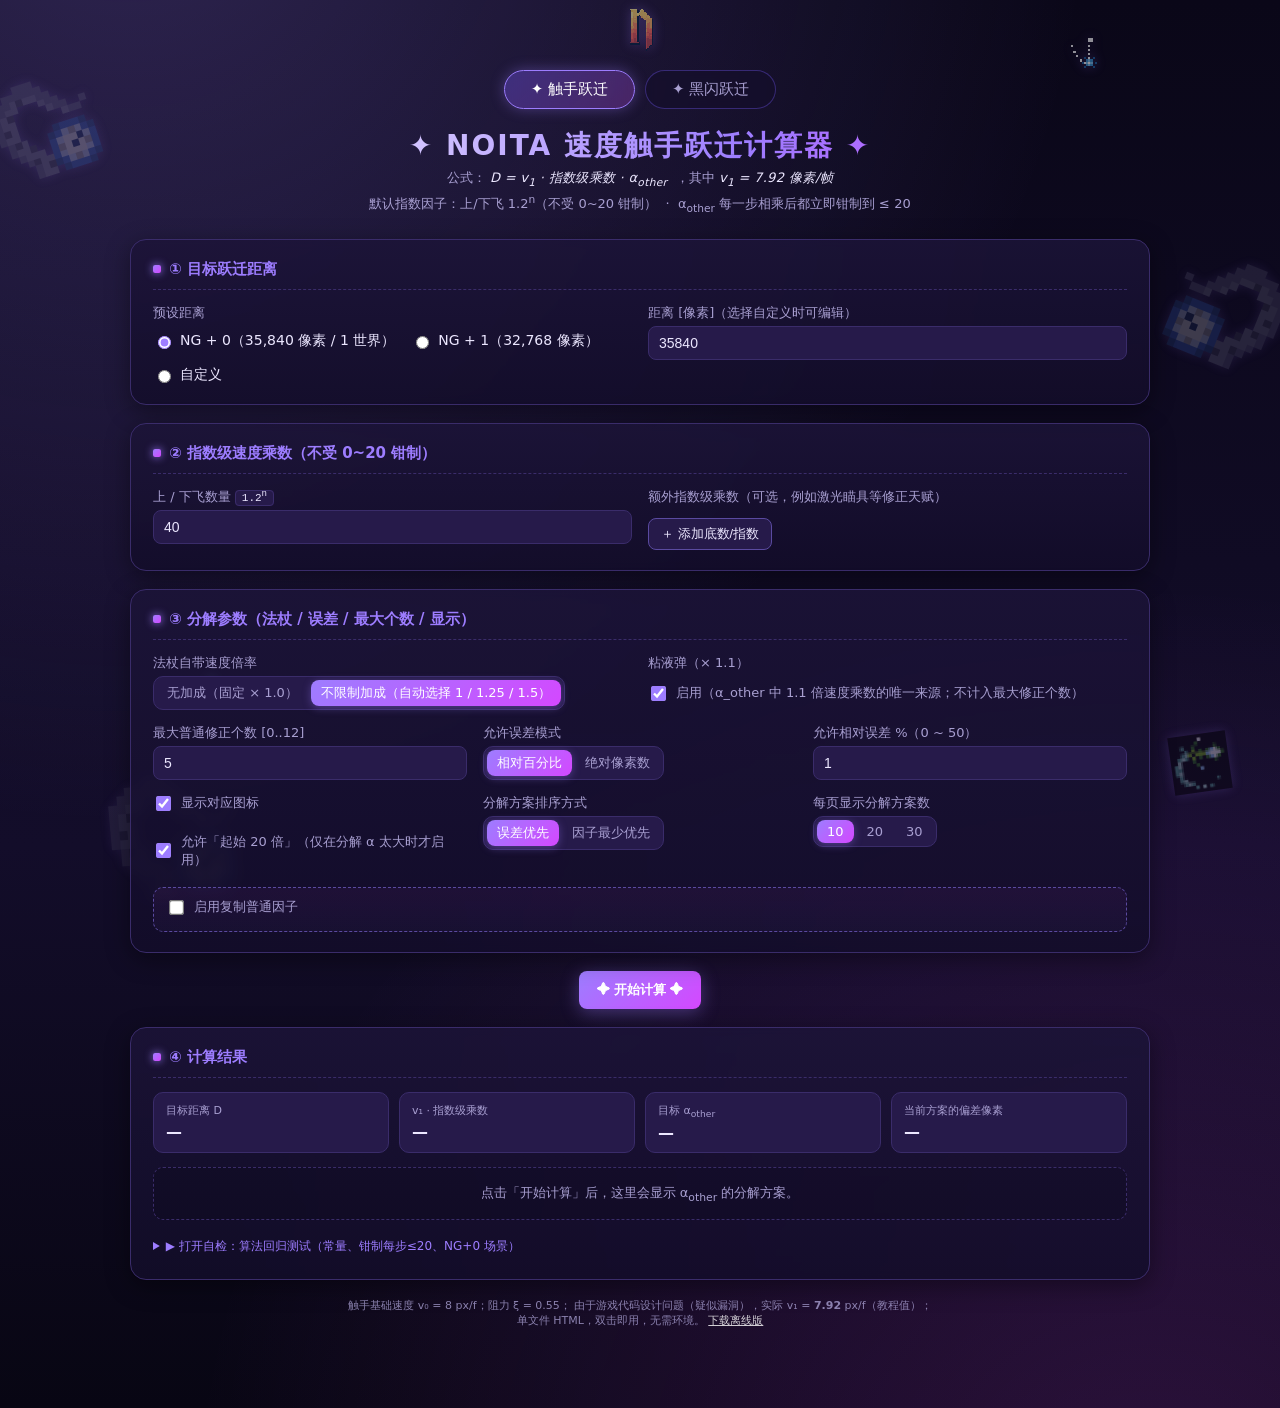
<file: 速度跃迁计算器GUI_v0.7.html>
<!DOCTYPE html>
<html lang="zh-CN">

<head>
  <meta charset="UTF-8">
  <title>Noita 速度跃迁计算器（触手 / 黑闪）</title>
  <meta name="viewport" content="width=device-width, initial-scale=1">
  <style>
    /* ============ 主题变量 ============ */
    :root {
      --bg-0: #0a0718;
      --bg-1: #130d2a;
      --bg-2: #1c1438;
      --bg-3: #261a4a;
      --border: #3a2c6a;
      --border-light: #5a4aa0;
      --text: #ece7ff;
      --text-dim: #a89fd1;
      --accent: #9d7dff;
      /* 紫 */
      --accent-2: #d448ff;
      /* 洋红 */
      --ok: #4ade80;
      --warn: #fbbf24;
      --err: #f87171;
      --radius: 10px;
      --radius-lg: 16px;
      --shadow: 0 6px 24px rgba(0, 0, 0, 0.4);
    }

    * {
      box-sizing: border-box;
    }

    html,
    body {
      margin: 0;
      padding: 0;
      background:
        radial-gradient(circle at 10% -10%, rgba(157, 125, 255, 0.25), transparent 50%),
        radial-gradient(circle at 90% 110%, rgba(212, 72, 255, 0.18), transparent 50%),
        linear-gradient(180deg, var(--bg-0), var(--bg-1) 60%, #080613);
      color: var(--text);
      font-family: "Microsoft YaHei", "PingFang SC", system-ui, -apple-system, "Segoe UI", sans-serif;
      min-height: 100vh;
    }

    /* ============ 装饰：触手、上下飞、法杖、Noita ============ */
    .deco-layer {
      position: fixed;
      inset: 0;
      pointer-events: none;
      z-index: 0;
      overflow: hidden;
    }

    .deco-layer .deco {
      position: absolute;
      image-rendering: pixelated;
      opacity: 0.25;
      filter: drop-shadow(0 0 6px rgba(157, 125, 255, 0.5));
      transition: transform 1.2s ease;
    }

    .deco-layer .deco.t1 {
      left: -10px;
      top: 8%;
      width: 110px;
      transform: rotate(-18deg);
    }

    .deco-layer .deco.t2 {
      right: -8px;
      top: 28%;
      width: 120px;
      transform: rotate(22deg) scaleX(-1);
      opacity: 0.22;
    }

    .deco-layer .deco.t3 {
      left: 8%;
      bottom: -6px;
      width: 140px;
      transform: rotate(-5deg);
      opacity: 0.18;
    }

    .deco-layer .deco.fu {
      right: 14%;
      top: 4%;
      width: 34px;
      opacity: 0.55;
      animation: bob 3s ease-in-out infinite;
    }

    .deco-layer .deco.fd {
      left: 15%;
      bottom: 22%;
      width: 30px;
      opacity: 0.5;
      animation: bob 2.4s ease-in-out infinite reverse;
    }

    .deco-layer .deco.wn {
      right: 4%;
      bottom: 12%;
      width: 58px;
      opacity: 0.35;
      transform: rotate(-8deg);
    }

    .deco-layer .deco.no {
      left: 50%;
      top: 6px;
      transform: translateX(-50%);
      width: 46px;
      opacity: 0.55;
    }

    @keyframes bob {

      0%,
      100% {
        translate: 0 0
      }

      50% {
        translate: 0 -6px
      }
    }

    /* ============ 布局 ============ */
    .wrap {
      position: relative;
      z-index: 1;
      max-width: 1060px;
      margin: 0 auto;
      padding: 64px 20px 80px;
    }

    header {
      text-align: center;
      margin-bottom: 24px;
    }

    header h1 {
      font-size: 28px;
      margin: 10px 0 4px;
      background: linear-gradient(90deg, #fff 0%, var(--accent) 60%, var(--accent-2) 100%);
      -webkit-background-clip: text;
      background-clip: text;
      color: transparent;
      letter-spacing: 2px;
    }

    header p {
      color: var(--text-dim);
      margin: 0 0 4px;
      font-size: 13px;
    }

    header .math {
      color: var(--text);
      font-style: italic;
      letter-spacing: 0.3px;
    }

    header .math i {
      font-style: italic;
    }

    header .math .sub {
      vertical-align: sub;
      font-size: 0.82em;
    }

    header .math .sup {
      vertical-align: super;
      font-size: 0.82em;
    }

    header .math .sym {
      font-style: normal;
      font-weight: 700;
      color: var(--accent);
    }

    .card {
      background: linear-gradient(180deg, rgba(28, 20, 56, 0.85), rgba(19, 13, 42, 0.85));
      border: 1px solid var(--border);
      border-radius: var(--radius-lg);
      padding: 20px 22px;
      box-shadow: var(--shadow);
      margin-bottom: 18px;
      backdrop-filter: blur(4px);
    }

    .card h2 {
      font-size: 15px;
      margin: 0 0 14px;
      color: var(--accent);
      display: flex;
      align-items: center;
      gap: 8px;
      padding-bottom: 10px;
      border-bottom: 1px dashed var(--border);
    }

    .card h2::before {
      content: "";
      width: 8px;
      height: 8px;
      border-radius: 2px;
      background: linear-gradient(135deg, var(--accent), var(--accent-2));
      box-shadow: 0 0 8px var(--accent);
    }

    .grid2 {
      display: grid;
      grid-template-columns: repeat(2, 1fr);
      gap: 12px 16px;
    }

    .grid3 {
      display: grid;
      grid-template-columns: repeat(3, 1fr);
      gap: 12px 16px;
    }

    @media (max-width: 720px) {

      .grid2,
      .grid3 {
        grid-template-columns: 1fr;
      }
    }

    label {
      font-size: 13px;
      color: var(--text-dim);
      display: block;
      margin-bottom: 4px;
    }

    input[type="number"],
    input[type="text"],
    select {
      width: 100%;
      background: var(--bg-3);
      color: var(--text);
      border: 1px solid var(--border);
      border-radius: 8px;
      padding: 8px 10px;
      font-size: 14px;
      outline: none;
      transition: border 0.15s, box-shadow 0.15s;
    }

    input[type="number"]:focus,
    input[type="text"]:focus,
    select:focus {
      border-color: var(--accent);
      box-shadow: 0 0 0 2px rgba(157, 125, 255, 0.25);
    }

    input[type="radio"] {
      accent-color: var(--accent);
    }

    input[type="checkbox"] {
      accent-color: var(--accent);
    }

    .radio-inline {
      display: flex;
      gap: 16px;
      padding-top: 6px;
      flex-wrap: wrap;
    }

    .radio-inline span {
      display: inline-flex;
      align-items: center;
      gap: 6px;
      font-size: 14px;
    }

    .inline-num {
      display: flex;
      align-items: center;
      gap: 10px;
      background: var(--bg-3);
      border: 1px solid var(--border);
      border-radius: 8px;
      padding: 8px 10px;
    }

    .inline-num input {
      border: none;
      background: transparent;
      padding: 0;
    }

    .inline-num input:focus {
      box-shadow: none;
    }

    .inline-num b {
      color: var(--accent);
      font-weight: 600;
    }

    /* 额外指数数组按钮行 */
    .chip-row {
      display: flex;
      flex-wrap: wrap;
      gap: 8px;
      align-items: center;
    }

    .chip {
      display: inline-flex;
      align-items: center;
      gap: 6px;
      background: var(--bg-3);
      border: 1px solid var(--border);
      padding: 4px 8px;
      border-radius: 999px;
      font-size: 12px;
    }

    .chip input {
      background: transparent;
      border: none;
      color: var(--text);
      width: 50px;
      outline: none;
      font-size: 12px;
    }

    .chip button {
      border: none;
      background: transparent;
      color: var(--err);
      cursor: pointer;
      font-size: 14px;
      line-height: 1;
      padding: 0 2px;
    }

    .btn {
      border: 1px solid var(--border-light);
      background: var(--bg-3);
      color: var(--text);
      padding: 6px 12px;
      border-radius: 8px;
      cursor: pointer;
      font-size: 13px;
      transition: background 0.15s, border 0.15s;
    }

    .btn:hover {
      background: var(--bg-2);
      border-color: var(--accent);
    }

    .btn.primary {
      background: linear-gradient(135deg, var(--accent), var(--accent-2));
      border: none;
      color: white;
      font-weight: 600;
      padding: 10px 18px;
      box-shadow: 0 4px 18px rgba(157, 125, 255, 0.35);
    }

    .btn.primary:hover {
      filter: brightness(1.05);
    }

    .btn.primary:disabled {
      opacity: 0.55;
      cursor: not-allowed;
    }

    .switch {
      display: inline-flex;
      align-items: center;
      gap: 8px;
      font-size: 13px;
      color: var(--text-dim);
    }

    .switch input {
      accent-color: var(--accent);
      transform: scale(1.15);
    }

    /* 结果区 */
    .summary {
      display: grid;
      grid-template-columns: repeat(4, 1fr);
      gap: 10px;
      margin-bottom: 14px;
    }

    @media (max-width: 720px) {
      .summary {
        grid-template-columns: repeat(2, 1fr);
      }
    }

    .metric {
      background: var(--bg-3);
      border: 1px solid var(--border);
      border-radius: 10px;
      padding: 10px 12px;
    }

    .metric .lbl {
      font-size: 11px;
      color: var(--text-dim);
      margin-bottom: 4px;
    }

    .metric .val {
      font-size: 16px;
      font-weight: 700;
      letter-spacing: 0.3px;
    }

    .metric .val.ok {
      color: var(--ok);
    }

    .metric .val.warn {
      color: var(--warn);
    }

    .metric .val.err {
      color: var(--err);
    }

    .metric .val span.small {
      font-weight: 500;
      font-size: 12px;
      opacity: 0.85;
      margin-left: 4px;
    }

    /* 分解卡片 */
    .decompose {
      background: linear-gradient(180deg, rgba(157, 125, 255, 0.08), rgba(212, 72, 255, 0.06));
      border: 1px dashed var(--border-light);
      border-radius: 10px;
      padding: 12px 14px;
    }

    .decompose-head {
      display: flex;
      justify-content: space-between;
      align-items: baseline;
      margin-bottom: 8px;
      flex-wrap: wrap;
      gap: 6px;
    }

    .decompose-head .title {
      font-size: 14px;
      font-weight: 600;
      color: var(--accent);
    }

    .decompose-head .meta {
      font-size: 12px;
      color: var(--text-dim);
    }

    .formula {
      font-family: Consolas, "Courier New", monospace;
      font-size: 14px;
      letter-spacing: 0.5px;
      padding: 6px 10px;
      background: var(--bg-2);
      border: 1px solid var(--border);
      border-radius: 8px;
      display: inline-block;
      margin: 4px 0 10px;
      color: #fff;
      word-break: break-all;
    }

    .factors-row {
      display: flex;
      flex-wrap: wrap;
      gap: 6px;
      align-items: center;
    }

    .factor-chip {
      display: inline-flex;
      align-items: center;
      gap: 4px;
      background: var(--bg-3);
      border: 1px solid var(--border);
      border-radius: 10px;
      padding: 4px 8px 4px 4px;
      box-shadow: 0 2px 6px rgba(0, 0, 0, 0.25);
      position: relative;
    }

    .factor-chip .dot {
      width: 8px;
      height: 8px;
      border-radius: 2px;
      flex-shrink: 0;
      margin: 0 2px 0 2px;
      align-self: center;
    }

    .factor-chip .dot.a {
      background: linear-gradient(135deg, #4a5bff, #9d7dff);
    }

    .factor-chip .dot.b {
      background: linear-gradient(135deg, #ff6b6b, #d448ff);
    }

    .factor-chip .dot.c {
      background: linear-gradient(135deg, #9ca3af, #5a4aa0);
    }

    .factor-chip img {
      width: 22px;
      height: 22px;
      object-fit: contain;
      image-rendering: pixelated;
      background: var(--bg-1);
      border-radius: 5px;
      padding: 1px;
      border: 1px solid var(--border);
    }

    .factor-chip .num {
      font-family: Consolas, monospace;
      font-size: 13px;
      color: var(--text);
      font-weight: 600;
    }

    /* 复制因子徽标：显示在 chip 右上角，如 ×10 */
    .factor-chip .exp-badge {
      position: absolute;
      top: -9px;
      right: -8px;
      background: linear-gradient(135deg, var(--accent-2), var(--accent));
      color: #fff;
      font-size: 10px;
      font-weight: 700;
      border-radius: 9px;
      padding: 1px 6px;
      min-width: 14px;
      text-align: center;
      box-shadow: 0 2px 6px rgba(212, 72, 255, 0.55);
      border: 1px solid rgba(255, 255, 255, 0.35);
      line-height: 1.3;
      white-space: nowrap;
    }

    /* 上标指数（formula 里 0.3^10 显示） */
    .formula sup {
      font-size: 0.72em;
      color: var(--accent-2);
      font-weight: 700;
      vertical-align: super;
      line-height: 0;
    }

    /* 提示文字 */
    .hint {
      font-size: 11px;
      color: var(--text-dim);
      margin-top: 4px;
      line-height: 1.5;
    }

    .hint.warn {
      color: var(--warn);
    }

    .hint.err {
      color: var(--err);
    }

    .hint.ok {
      color: var(--ok);
    }

    .copy-block {
      margin-top: 14px;
      padding: 10px 12px;
      background: linear-gradient(180deg, rgba(212, 72, 255, 0.06), rgba(157, 125, 255, 0.04));
      border: 1px dashed var(--border-light);
      border-radius: 10px;
    }

    .copy-block .copy-head {
      display: flex;
      align-items: center;
      gap: 10px;
      flex-wrap: wrap;
    }

    .copy-block .copy-params {
      margin-top: 10px;
      display: none;
    }

    .copy-block .copy-params.active {
      display: block;
    }

    .badge-warn {
      display: inline-block;
      padding: 2px 8px;
      background: rgba(251, 191, 36, 0.15);
      border: 1px solid rgba(251, 191, 36, 0.5);
      color: var(--warn);
      border-radius: 6px;
      font-size: 11px;
      font-weight: 600;
    }

    .empty {
      font-size: 13px;
      color: var(--text-dim);
      padding: 16px;
      text-align: center;
      border: 1px dashed var(--border);
      border-radius: 10px;
      background: rgba(0, 0, 0, 0.12);
    }

    .solutions-list {
      display: flex;
      flex-direction: column;
      gap: 10px;
    }

    /* 分页 & 排序控件 */
    .result-controls {
      display: flex;
      justify-content: space-between;
      align-items: center;
      flex-wrap: wrap;
      gap: 10px;
      margin: 0 0 10px;
      padding: 8px 10px;
      background: var(--bg-2);
      border: 1px solid var(--border);
      border-radius: 10px;
    }

    .result-controls .row {
      display: inline-flex;
      align-items: center;
      gap: 8px;
      flex-wrap: wrap;
    }

    .pager {
      display: inline-flex;
      gap: 4px;
      align-items: center;
      flex-wrap: wrap;
    }

    .pager button {
      min-width: 28px;
      background: var(--bg-3);
      color: var(--text);
      border: 1px solid var(--border);
      border-radius: 6px;
      padding: 4px 8px;
      cursor: pointer;
      font-size: 12px;
    }

    .pager button:hover {
      border-color: var(--accent);
    }

    .pager button.active {
      background: linear-gradient(135deg, var(--accent), var(--accent-2));
      color: #fff;
      border-color: transparent;
      font-weight: 700;
    }

    .pager button:disabled {
      opacity: 0.4;
      cursor: not-allowed;
    }

    .pager .info {
      font-size: 12px;
      color: var(--text-dim);
      margin: 0 4px;
    }

    footer {
      text-align: center;
      color: var(--text-dim);
      font-size: 11px;
      margin-top: 18px;
      opacity: 0.8;
    }

    kbd {
      background: var(--bg-3);
      border: 1px solid var(--border);
      border-radius: 4px;
      padding: 1px 6px;
      font-size: 11px;
      color: var(--text);
      font-family: Consolas, monospace;
    }

    /* 自检区 */
    details.self-test summary {
      cursor: pointer;
      user-select: none;
      padding: 4px 0;
      color: var(--accent);
      font-size: 12px;
    }

    details.self-test[open] summary {
      margin-bottom: 8px;
    }

    .self-test pre {
      margin: 0;
      padding: 10px;
      background: #0a0718;
      border: 1px solid var(--border);
      border-radius: 8px;
      color: #d2cdff;
      font-size: 12px;
      overflow-x: auto;
    }

    /* 进度条 */
    .progress {
      height: 4px;
      background: var(--bg-3);
      border-radius: 99px;
      overflow: hidden;
      margin-top: 10px;
      display: none;
    }

    .progress.active {
      display: block;
    }

    .progress>div {
      height: 100%;
      width: 0%;
      background: linear-gradient(90deg, var(--accent), var(--accent-2));
      transition: width 0.2s ease;
    }

    /* 分组选择（法杖倍率 / 误差模式） */
    .segmented {
      display: inline-flex;
      background: var(--bg-3);
      border: 1px solid var(--border);
      border-radius: 10px;
      padding: 3px;
      gap: 3px;
    }

    .segmented label {
      margin: 0;
      display: inline-flex;
      align-items: center;
      gap: 4px;
      padding: 4px 10px;
      border-radius: 8px;
      cursor: pointer;
      color: var(--text-dim);
      font-size: 13px;
      font-weight: 500;
      transition: all 0.15s;
    }

    .segmented input {
      display: none;
    }

    .segmented input:checked+span {
      color: #fff;
    }

    .segmented label:has(input:checked) {
      background: linear-gradient(135deg, var(--accent), var(--accent-2));
      color: #fff;
      box-shadow: 0 2px 8px rgba(157, 125, 255, 0.35);
    }

    /* ============ v0.7：双页面切换 ============ */
    .page-tabs {
      display: flex;
      justify-content: center;
      gap: 10px;
      margin: 6px 0 18px;
    }
    .page-tabs button {
      font-family: inherit;
      font-size: 15px;
      padding: 9px 26px;
      cursor: pointer;
      color: var(--text-dim);
      background: rgba(20, 14, 44, 0.65);
      border: 1px solid rgba(122, 92, 255, 0.35);
      border-radius: 999px;
      transition: all .25s ease;
      backdrop-filter: blur(4px);
    }
    .page-tabs button:hover { color: #fff; border-color: var(--accent); }
    .page-tabs button.active {
      color: #fff;
      background: linear-gradient(135deg, rgba(122, 92, 255, 0.35), rgba(213, 90, 255, 0.25));
      border-color: var(--accent);
      box-shadow: 0 0 14px rgba(157, 125, 255, 0.35);
    }
    .page { display: none; }
    .page.active { display: block; animation: pageIn .45s ease; }
    @keyframes pageIn {
      from { opacity: 0; transform: translateY(14px); }
      to { opacity: 1; transform: none; }
    }
    /* 装饰层分页显示 */
    .deco-layer { display: none; }
    .deco-layer.active { display: block; }
    .deco-layer.active.bf { animation: decoIn .6s ease; }
    @keyframes decoIn { from { opacity: 0; } to { opacity: 1; } }

    /* ============ v0.7：黑闪页 ============ */
    .bf-warn {
      margin: 10px 0 4px;
      padding: 10px 14px;
      border: 1px solid rgba(251, 191, 36, 0.55);
      border-left: 4px solid rgba(251, 191, 36, 0.8);
      border-radius: 8px;
      background: rgba(251, 191, 36, 0.07);
      color: #fbd38d;
      font-size: 13px;
      line-height: 1.65;
    }
    .bf-thanks {
      margin-top: 14px;
      padding: 10px 14px;
      text-align: center;
      font-size: 13px;
      color: var(--text-dim);
      border: 1px dashed rgba(122, 92, 255, 0.35);
      border-radius: 8px;
    }
    .bf-thanks b { color: #b79cff; }
    /* 方案卡片：黑洞/闪电弹两行 */
    .carrier-row {
      margin-top: 10px;
      padding: 8px 12px;
      border-radius: 8px;
      background: rgba(16, 11, 36, 0.55);
      border: 1px solid rgba(122, 92, 255, 0.22);
    }
    .carrier-head {
      display: flex;
      flex-wrap: wrap;
      align-items: baseline;
      gap: 10px;
      font-size: 12.5px;
      color: var(--text-dim);
      margin-bottom: 6px;
    }
    .carrier-head .cname {
      font-size: 13.5px;
      font-weight: 700;
      color: #fff;
      display: inline-flex;
      align-items: center;
      gap: 6px;
    }
    .carrier-head .cname img { width: 18px; height: 18px; image-rendering: pixelated; }
    .carrier-head b { color: #b79cff; }
    .carrier-row .factors-row { margin-top: 4px; }
    /* 时间修正 chip 角点 */
    .dot.t { background: linear-gradient(135deg, #38bdf8, #2563eb); }
    .dot.d { background: linear-gradient(135deg, #f472b6, #d946ef); }
  </style>
</head>

<body>

  <!-- 装饰层：触手页 -->
  <div class="deco-layer active" id="deco-tentacle" aria-hidden="true">
    <img class="deco t1" alt="" data-icon="_deco_tentacle.png">
    <img class="deco t2" alt="" data-icon="_deco_tentacle.png">
    <img class="deco t3" alt="" data-icon="_deco_tentacle.png">
    <img class="deco fu" alt="" data-icon="factor_updown_1.2.png">
    <img class="deco fd" alt="" data-icon="_deco_fly_down.png">
    <img class="deco wn" alt="" data-icon="_deco_wand.png">
    <img class="deco no" alt="" data-icon="_deco_noita.png">
  </div>

  <!-- 装饰层：黑闪页（触手→黑洞/闪电弹；上飞→蓝表；魔杖灵→鹿） -->
  <div class="deco-layer bf" id="deco-blackflash" aria-hidden="true">
    <img class="deco t1" alt="" data-icon="mod_blackhole.png">
    <img class="deco t2" alt="" data-icon="mod_bolt.png">
    <img class="deco t3" alt="" data-icon="mod_blackhole.png">
    <img class="deco fu" alt="" data-icon="mod_blue_table.png">
    <img class="deco fd" alt="" data-icon="mod_bolt.png">
    <img class="deco wn" alt="" data-icon="mod_deer.png">
    <img class="deco no" alt="" data-icon="_deco_noita.png">
  </div>

  <div class="wrap">
    <div class="page-tabs">
      <button type="button" id="tabTentacle" class="active">✦ 触手跃迁</button>
      <button type="button" id="tabBlackflash">✦ 黑闪跃迁</button>
    </div>

    <!-- ==================== 触手页 ==================== -->
    <div id="page-tentacle" class="page active">
    <header>
      <h1>✦ NOITA 速度触手跃迁计算器 ✦</h1>
      <p>公式：
        <span class="math">
          <i>D</i> = <i>v</i><span class="sub">1</span> · 指数级乘数 · α<span class="sub">other</span>
        </span>
        &nbsp;，其中
        <span class="math"><i>v</i><span class="sub">1</span> = 7.92 像素/帧</span>
      </p>
      <p>默认指数因子：上/下飞 1.2<span style="vertical-align:super;font-size:0.82em">n</span>（不受 0~20 钳制）
        &nbsp;·&nbsp; α<span style="vertical-align:sub;font-size:0.82em">other</span> 每一步相乘后都立即钳制到 ≤ 20
      </p>
    </header>

    <!-- ========== 1. 目标距离 ========== -->
    <section class="card">
      <h2>① 目标跃迁距离</h2>
      <div class="grid2">
        <div>
          <label>预设距离</label>
          <div class="radio-inline" id="distPreset">
            <span><input type="radio" name="distPreset" value="ng0" checked> NG + 0（35,840 像素 / 1 世界）</span>
            <span><input type="radio" name="distPreset" value="ng1"> NG + 1（32,768 像素）</span>
            <span><input type="radio" name="distPreset" value="custom"> 自定义</span>
          </div>
        </div>
        <div>
          <label>距离 [像素]（选择自定义时可编辑）</label>
          <input type="number" id="distCustom" value="35840" min="1" step="1" disabled>
        </div>
      </div>
    </section>

    <!-- ========== 2. 指数级乘数 ========== -->
    <section class="card">
      <h2>② 指数级速度乘数（不受 0~20 钳制）</h2>
      <div class="grid2">
        <div>
          <label>上 / 下飞数量 <kbd>1.2<sup>n</sup></kbd></label>
          <input type="number" id="updownCount" value="40" min="0" step="1">
        </div>
        <div>
          <label>额外指数级乘数（可选，例如激光瞄具等修正天赋）</label>
          <div class="chip-row" id="extraExpList">
            <!-- 动态：chip 元素在这里，格式 [底数 1.3] [指数 2] [×删除] -->
          </div>
          <div style="margin-top:8px">
            <button class="btn" type="button" id="addExtraBtn">＋ 添加底数/指数</button>
          </div>
        </div>
      </div>
    </section>

    <!-- ========== 3. 搜索参数 ========== -->
    <section class="card">
      <h2>③ 分解参数（法杖 / 误差 / 最大个数 / 显示）</h2>
      <div class="grid2">
        <div>
          <label>法杖自带速度倍率</label>
          <div class="segmented" id="staffSeg">
            <label><input type="radio" name="staff" value="none"><span>无加成（固定 × 1.0）</span></label>
            <label><input type="radio" name="staff" value="unlimit" checked><span>不限制加成（自动选择 1 / 1.25 /
                1.5）</span></label>
          </div>
        </div>
        <div>
          <label>粘液弹（× 1.1）</label>
          <div class="switch" style="padding-top:8px">
            <input type="checkbox" id="withSlime" checked>启用（α_other 中 1.1 倍速度乘数的唯一来源；不计入最大修正个数）
          </div>
        </div>
      </div>
      <div class="grid3" style="margin-top:14px">
        <div>
          <label>最大普通修正个数 [0..12]</label>
          <input type="number" id="maxCount" value="5" min="0" max="12" step="1">
        </div>
        <div>
          <label>允许误差模式</label>
          <div class="segmented" id="errSeg">
            <label><input type="radio" name="errMode" value="rel" checked><span>相对百分比</span></label>
            <label><input type="radio" name="errMode" value="abs"><span>绝对像素数</span></label>
          </div>
        </div>
        <div>
          <label id="tolLbl">允许相对误差 %（0 ~ 50）</label>
          <input type="number" id="tolerance" value="1" min="0" max="50" step="0.1">
        </div>
      </div>
      <div class="grid3" style="margin-top:14px">
        <div style="display:flex; align-items:end; gap:16px; flex-wrap:wrap">
          <label class="switch"><input type="checkbox" id="showIcons" checked>显示对应图标</label>
          <label class="switch"><input type="checkbox" id="allowClamp20" checked>允许「起始 20 倍」（仅在分解 α 太大时才启用）</label>
        </div>
        <div>
          <label>分解方案排序方式</label>
          <div class="segmented" id="sortSeg">
            <label><input type="radio" name="sortMode" value="err" checked><span>误差优先</span></label>
            <label><input type="radio" name="sortMode" value="least"><span>因子最少优先</span></label>
          </div>
        </div>
        <div>
          <label>每页显示分解方案数</label>
          <div class="segmented" id="pageSeg">
            <label><input type="radio" name="pageSize" value="10" checked><span>10</span></label>
            <label><input type="radio" name="pageSize" value="20"><span>20</span></label>
            <label><input type="radio" name="pageSize" value="30"><span>30</span></label>
          </div>
        </div>
      </div>
      <!-- ===== v0.6：启用复制普通因子 ===== -->
      <div class="copy-block">
        <div class="copy-head">
          <label class="switch"><input type="checkbox" id="enableCopy"> 启用复制普通因子</label>
          <span class="badge-warn" id="copyWarnBadge" style="display:none">⚠ 开启后计算时间可能较久</span>
        </div>
        <div class="copy-params" id="copyParams">
          <div>
            <label>复制次数上限 N（质因数仅含 2 / 3 / 5；默认 100，最大 800）</label>
            <input type="number" id="copyN" value="100" min="1" max="800" step="1">
            <div class="hint" id="copyNHint">当前 N = 100 = 2²×5²，质因数仅含 2/3/5 ✓（每个因子的复制次数同样须仅含 2/3/5，如 ×51 不合理）</div>
          </div>
        </div>
      </div>

      <div class="progress" id="progBar">
        <div></div>
      </div>
    </section>

    <!-- ========== 计算按钮 ========== -->
    <div style="text-align:center; margin: 12px 0 18px">
      <button class="btn primary" id="calcBtn" type="button">✦ 开始计算 ✦</button>
    </div>

    <!-- ========== 4. 结果 ========== -->
    <section class="card">
      <h2>④ 计算结果</h2>
      <div class="summary" id="summary">
        <div class="metric">
          <div class="lbl">目标距离 D</div>
          <div class="val" id="sDist">—</div>
        </div>
        <div class="metric">
          <div class="lbl">v₁ · 指数级乘数</div>
          <div class="val" id="sBase">—</div>
        </div>
        <div class="metric">
          <div class="lbl">目标 α<sub>other</sub></div>
          <div class="val" id="sAlpha">—</div>
        </div>
        <div class="metric">
          <div class="lbl">当前方案的偏差像素</div>
          <div class="val" id="sErr">—</div>
        </div>
      </div>
      <!-- 分页控件（计算完渲染） -->
      <div id="pagerTop" style="display:none" class="result-controls"></div>
      <div id="solutionsWrap">
        <div class="empty">点击「开始计算」后，这里会显示 α<sub>other</sub> 的分解方案。</div>
      </div>
      <!-- 底部分页（计算完渲染） -->
      <div id="pagerBottom" style="display:none; margin-top:10px" class="result-controls"></div>

      <details class="self-test" style="margin-top:14px">
        <summary>▶ 打开自检：算法回归测试（常量、钳制每步≤20、NG+0 场景）</summary>
        <pre id="selfTestOut">点击「自检：运行」开始...
</pre>
        <div style="margin-top:8px"><button class="btn" id="runSelfTest" type="button">自检：运行</button></div>
      </details>
    </section>

    <footer>
      触手基础速度 v₀ = 8 px/f；阻力 ξ = 0.55；
      由于游戏代码设计问题（疑似漏洞），实际 v₁ = <b>7.92</b> px/f（教程值）；
      <br>单文件 HTML，双击即用，无需环境。
      <a id="dl-offline-link" href="./" style="color: #fff;" download="GUI_v0.7.html">下载离线版</a>
    </footer>
    </div>
    <!-- ==================== /触手页 ==================== -->

    <!-- ==================== 黑闪页 ==================== -->
    <div id="page-blackflash" class="page">
      <header>
        <h1>✦ NOITA 黑闪跃迁计算器 ✦</h1>
        <p>载体：黑洞（v₀ = 2/3 px/f · ξ = −0.2 · 存在 120f ± 7f · v<sub>max</sub> = 1000/60）
          &nbsp;+&nbsp; 闪电弹（v₀ = 90 px/f · ξ = 0.55 · 存在 1f · v<sub>max</sub> = 1024）
        </p>
        <p>速度递推：v<sub>n+1</sub> = min(v<sub>n</sub> · (1 − ξ/60), v<sub>max</sub>)；每个「逐渐加速」自第 2 帧起 ξ 额外 −3；法杖速度乘数只作用于黑洞初速</p>
      </header>

      <div class="bf-warn">⚠ 黑洞闪电弹配置具有大量弊端，请谨慎使用。新手玩家即使运用该配置，也请尽快换成触手或相位跃迁配置。</div>

      <!-- ========== 1. 目标距离 ========== -->
      <section class="card">
        <h2>① 目标跃迁距离</h2>
        <div class="grid2">
          <div>
            <label>预设距离</label>
            <div class="radio-inline" id="bfDistPreset">
              <span><input type="radio" name="bfDistPreset" value="ng0" checked> NG + 0（35,840 像素 / 1 世界）</span>
              <span><input type="radio" name="bfDistPreset" value="ng1"> NG + 1（32,768 像素）</span>
              <span><input type="radio" name="bfDistPreset" value="custom"> 自定义</span>
            </div>
          </div>
          <div>
            <label>距离 [像素]（选择自定义时可编辑）</label>
            <input type="number" id="bfDistCustom" value="35840" min="1" step="1" disabled>
          </div>
        </div>
      </section>

      <!-- ========== 2. 搜索参数 ========== -->
      <section class="card">
        <h2>② 搜索参数（修正数量 = 时间 + 速度修正种类总和，每载体上限 8）</h2>
        <div class="grid2">
          <div>
            <label>法杖速度乘数（只作用于黑洞初速）</label>
            <div class="segmented" id="bfStaffSeg">
              <label><input type="radio" name="bfStaff" value="unlimit" checked><span>不限制乘数（1 / 1.25 / 1.5）</span></label>
              <label><input type="radio" name="bfStaff" value="limited"><span>仅 1.25 / 1.5 乘数</span></label>
            </div>
          </div>
          <div>
            <label>粘液弹（× 1.1）</label>
            <div class="switch" style="padding-top:8px">
              <input type="checkbox" id="bfWithSlime" checked>启用（不计入修正数量；两载体共享）
            </div>
          </div>
        </div>
        <div class="grid3" style="margin-top:14px">
          <div>
            <label>黑洞修正上限 [0..8]（默认 5）</label>
            <input type="number" id="bfMaxBh" value="5" min="0" max="8" step="1">
          </div>
          <div>
            <label>闪电弹修正上限 [0..8]（默认 5）</label>
            <input type="number" id="bfMaxLt" value="5" min="0" max="8" step="1">
          </div>
          <div>
            <label>允许误差模式</label>
            <div class="segmented" id="bfErrSeg">
              <label><input type="radio" name="bfErrMode" value="rel" checked><span>相对百分比</span></label>
              <label><input type="radio" name="bfErrMode" value="abs"><span>绝对像素数</span></label>
            </div>
          </div>
        </div>
        <div class="grid3" style="margin-top:14px">
          <div>
            <label id="bfTolLbl">允许相对误差 %（0 ~ 50）</label>
            <input type="number" id="bfTolerance" value="1" min="0" max="50" step="0.1">
          </div>
          <div>
            <label>方案排序方式</label>
            <div class="segmented" id="bfSortSeg">
              <label><input type="radio" name="bfSortMode" value="err" checked><span>误差优先</span></label>
              <label><input type="radio" name="bfSortMode" value="least"><span>修正最少优先</span></label>
            </div>
          </div>
          <div>
            <label>每页显示方案数</label>
            <div class="segmented" id="bfPageSeg">
              <label><input type="radio" name="bfPageSize" value="10" checked><span>10</span></label>
              <label><input type="radio" name="bfPageSize" value="20"><span>20</span></label>
              <label><input type="radio" name="bfPageSize" value="30"><span>30</span></label>
            </div>
          </div>
        </div>
        <div style="margin-top:14px; display:flex; align-items:end; gap:18px; flex-wrap:wrap">
          <label class="switch"><input type="checkbox" id="bfShowIcons" checked>显示对应图标</label>
          <label class="switch"><input type="checkbox" id="bfAllowClamp20">允许「起始 20 倍」（默认关闭，每载体占 1 个修正名额）</label>
          <label class="switch"><input type="checkbox" id="bfSubset">子集搜索（一方载体的修正是另一方的子集，默认关闭）</label>
        </div>
        <!-- ===== 启用复制 ===== -->
        <div class="copy-block">
          <div class="copy-head">
            <label class="switch"><input type="checkbox" id="bfEnableCopy"> 启用复制修正（时间修正同样可复制）</label>
            <span class="badge-warn" id="bfCopyWarnBadge" style="display:none">⚠ 开启后计算时间可能较久</span>
          </div>
          <div class="hint" style="margin-top:6px">复制次数只允许 2 / 3 / 4 / 6 / 8 / 10；最多两种不同复制次数；一次复制可复制多个速度因子（「逐渐加速」对 ξ 的影响叠加）；启用复制时修正上限取 min{5, 用户上限}。</div>
        </div>

        <div class="progress" id="bfProgBar">
          <div></div>
        </div>
      </section>

      <!-- ========== 计算按钮 ========== -->
      <div style="text-align:center; margin: 12px 0 18px">
        <button class="btn primary" id="bfCalcBtn" type="button">✦ 开始计算 ✦</button>
      </div>

      <!-- ========== 3. 结果 ========== -->
      <section class="card">
        <h2>③ 计算结果</h2>
        <div class="summary" id="bfSummary">
          <div class="metric">
            <div class="lbl">目标距离 D</div>
            <div class="val" id="bfSDist">—</div>
          </div>
          <div class="metric">
            <div class="lbl">误差距离范围（黑洞 ±7f）</div>
            <div class="val" id="bfSRange">—</div>
          </div>
          <div class="metric">
            <div class="lbl">中间值总距离</div>
            <div class="val" id="bfSMid">—</div>
          </div>
          <div class="metric">
            <div class="lbl">当前方案的误差</div>
            <div class="val" id="bfSErr">—</div>
          </div>
        </div>
        <div id="bfPagerTop" style="display:none" class="result-controls"></div>
        <div id="bfSolutionsWrap">
          <div class="empty">点击「开始计算」后，这里会显示黑洞 + 闪电弹的修正方案。</div>
        </div>
        <div id="bfPagerBottom" style="display:none; margin-top:10px" class="result-controls"></div>

        <details class="self-test" style="margin-top:14px">
          <summary>▶ 打开自检：黑闪算法回归测试（xls 社区方案 / 闭式 vs 逐帧 / 范围 / 复制 / 子集）</summary>
          <pre id="bfSelfTestOut">点击「自检：运行」开始...
</pre>
          <div style="margin-top:8px"><button class="btn" id="bfRunSelfTest" type="button">自检：运行</button></div>
        </details>
      </section>

      <div class="bf-thanks">感谢贡献者 <b>UBK</b> 对本项目的技术支持。</div>

      <footer>
        黑洞 v₀ = 2/3 px/f、ξ = −0.2、存在 120f ± 7f、v<sub>max</sub> = 1000/60；
        闪电弹 v₀ = 90 px/f、ξ = 0.55、存在 1f、v<sub>max</sub> = 1024；
        时间修正：蓝表 +75f / 无害化（黑洞 +280f、闪电弹 +281f）/ 红表 −42f。
        <br>单文件 HTML，双击即用，无需环境。
        <a id="bf-dl-offline-link" href="./" style="color: #fff;" download="GUI_v0.7.html">下载离线版</a>
      </footer>
    </div>
    <!-- ==================== /黑闪页 ==================== -->
  </div>

  <script>
    /* ========== 核心算法（v0.5：每步钳制版） ==========
     * 关键规则：
     *   1. 整个 α_other 每一步相乘之后都立刻钳制到 [0, 20]。
     *   2. 允许「起始 = 20 因子」（allowClamp20）：该因子只能放在最前面，且计入因子数（onlyFactorCount）并占用 maxCount 1 个名额。
     *   3. 先枚举「不带 20 起始」，再枚举「带 20 起始」；等价方案优先展示不带 20 的。
     *   4. 法杖倍率两档：无加成(固定1) / 不限制加成(枚举 1 / 1.25 / 1.5 互斥)；粘液弹 1.1（可选启用，不计入 maxCount）。
     *   5. 排序两种：误差优先 / 因子最少优先（因子统计：普通因子 9 项 + 起始 20，法杖&粘液弹不计）。
     */
    (function () {
      'use strict';

      // v0.5: 游戏内部小数截断，所以 v1=7.92 精确
      const V1 = 7.92;

      /* ===== v0.6: 图标 base64 内嵌（PowerShell 脚本自动填充此对象） =====
       * 未填充时为空对象，iconUrl() 回退到 images/icons/final/ 相对路径。
       * 填充后变为 { 'factor_xxx.png': 'data:image/png;base64,...' }，HTML 自包含。
       */
      const ICON_DATA = {     'factor_accel_2.5.png': '[data-uri]',
    'factor_chaos_2.png': '[data-uri]',
    'factor_explode_0.75.png': '[data-uri]',
    'factor_flash_1.2.png': '[data-uri]',
    'factor_grad_accel_0.32.png': '[data-uri]',
    'factor_grad_decel_1.68.png': '[data-uri]',
    'factor_heavy_0.3.png': '[data-uri]',
    'factor_lightshot_7.5.png': '[data-uri]',
    'factor_perk_1.1.png': '[data-uri]',
    'factor_phasing_0.33.png': '[data-uri]',
    'factor_slime_1.1.png': '[data-uri]',
    'factor_staff_1.25.png': '[data-uri]',
    'factor_staff_1.5.png': '[data-uri]',
    'factor_updown_1.2.png': '[data-uri]',
    'mod_blackhole.png': '[data-uri]',
    'mod_blue_table.png': '[data-uri]',
    'mod_bolt.png': '[data-uri]',
    'mod_deer.png': '[data-uri]',
    'mod_harmless.png': '[data-uri]',
    'mod_red_table.png': '[data-uri]',
    '_deco_caster.png': '[data-uri]',
    '_deco_fly_down.png': '[data-uri]',
    '_deco_noita.png': '[data-uri]',
    '_deco_tentacle.png': '[data-uri]',
    '_deco_wand.png': '[data-uri]' };
      window.ICON_DATA = ICON_DATA;
      function iconUrl(name) {
        if (!name) return '';
        return ICON_DATA[name] || ('images/icons/final/' + name);
      }

      const FACTOR_INFO = [
        // kind: A=法杖倍率, B=粘液弹1.1（不计入maxCount）, O=普通因子9项, C=20起始
        { kind: 'A', value: 1.25, name: '法杖倍率 1.25', icon: 'factor_staff_1.25.png' },
        { kind: 'A', value: 1.5, name: '法杖倍率 1.5', icon: 'factor_staff_1.5.png' },
        { kind: 'B', value: 1.1, name: '粘液弹 1.1', icon: 'factor_slime_1.1.png' },
        { kind: 'O', value: 0.33, name: '相位 0.33', icon: 'factor_phasing_0.33.png' },
        { kind: 'O', value: 0.32, name: '逐渐加速 0.32', icon: 'factor_grad_accel_0.32.png' },
        { kind: 'O', value: 0.3, name: '沉重一击 0.3', icon: 'factor_heavy_0.3.png' },
        { kind: 'O', value: 0.75, name: '易爆 0.75', icon: 'factor_explode_0.75.png' },
        { kind: 'O', value: 1.2, name: '闪灭 1.2', icon: 'factor_flash_1.2.png' },
        { kind: 'O', value: 1.68, name: '逐渐减速 1.68', icon: 'factor_grad_decel_1.68.png' },
        { kind: 'O', value: 7.5, name: '轻盈一击 7.5', icon: 'factor_lightshot_7.5.png' },
        { kind: 'O', value: 2.5, name: '加速 2.5', icon: 'factor_accel_2.5.png' },
        { kind: 'O', value: 2, name: '蛇形/混沌轨迹 2', icon: 'factor_chaos_2.png' },
      ];
      const OTHERS = FACTOR_INFO.filter(f => f.kind === 'O');
      const BY_VALUE = new Map(FACTOR_INFO.map(f => [String(f.value), f]));
      function factorOf(v) { return BY_VALUE.get(String(v)); }

      /** 每步钳制：乘一个因子 → min(max(x * v, 0), 20) */
      function clampStep(x, v) {
        const p = x * v;
        if (p < 0) return 0;
        if (p > 20) return 20;
        return p;
      }

      /** 组合数生成：itertools.combinations_with_replacement 等价，返回 others 索引数组 */
      function* combWithRep(n, k) {
        if (k === 0) { yield []; return; }
        const stack = [];
        for (let i = 0; i < k; i++) stack.push(0);
        while (true) {
          yield stack.slice();
          let p = k - 1;
          while (p >= 0 && stack[p] === n - 1) p--;
          if (p < 0) return;
          const nv = stack[p] + 1;
          for (let q = p; q < k; q++) stack[q] = nv;
        }
      }

      /**
       * 在每步钳制规则下，计算「起始 + 法杖 + 粘液弹 + 普通因子序列」的最终值及中间钳制步骤。
       * @returns {{product: number, steps: Array<{factor: string, before: number, after: number}>}}
       */
      function evalChain({ startFactor, staff, slime, others }) {
        // startFactor: 1 或 20（20 即"起始钳制因子"）
        let x = startFactor;
        const steps = [];
        if (startFactor === 20) {
          steps.push({ factor: '20 起始', before: 1, after: 20 });
        }
        // 法杖（枚举 或 固定 1）
        if (staff) {
          const before = x;
          x = clampStep(x, staff.value);
          steps.push({ factor: `法杖 ×${staff.value}`, before, after: x });
        }
        // 粘液弹 1.1
        if (slime) {
          const before = x;
          x = clampStep(x, slime.value);
          steps.push({ factor: slime.name, before, after: x });
        }
        // 普通因子（顺序不影响结果数值，为一致从左至右顺序求值）
        for (const f of others) {
          const before = x;
          x = clampStep(x, f.value);
          steps.push({ factor: f.name, before, after: x });
        }
        return { product: x, steps };
      }

      /**
       * 搜索 target 的分解方案（v0.5 算法）。
       * @param {{
       *  target: number,
       *  staffCandidates: Array<{kind:string,value:number,name:string,icon:string}|null>,  // 法杖枚举列表（已包含 1=null 或各种 A）
       *  allowSlime: boolean,
       *  maxCount: number,       // 限制：普通因子9项 + 若用20起始(+1)，法杖与粘液弹不占
       *  errMode: 'rel'|'abs',
       *  tol: number,            // rel: 0~0.5 (0~50% 分数), abs: 像素数绝对值
       *  D: number,              // 目标距离，用于 abs 模式的像素数判定
       *  baseValue: number,      // v1 * 指数乘积，用于 abs 模式
       *  allowClamp20: boolean,
       * }} opts
       * @returns {Array<{product, relErr, absErr, deltaPx, factors, is20Start, onlyFactorCount, steps}>}
       */
      function solveAlpha(opts) {
        const solutions = [];
        const target = opts.target;

        // 候选起始：先"不带20起始"，再"带20起始"（allowClamp20 时）
        const starts = opts.allowClamp20 ? [1, 20] : [1];

        // 粘液弹可选（不计入 maxCount）
        const slimeList = opts.allowSlime ? [null, FACTOR_INFO[2]] : [null];

        for (const start of starts) {
          // Q3B：20 起始占 maxCount 1 个名额 → 普通因子 k 上限 = maxCount - (start===20 ? 1 : 0)
          const kMax = Math.max(0, opts.maxCount - (start === 20 ? 1 : 0));
          for (const staff of opts.staffCandidates) {
            for (const slime of slimeList) {
              for (let k = 0; k <= kMax; k++) {
                if (k === 0) {
                  evalCandidate(start, staff, slime, []);
                  continue;
                }
                for (const idxArr of combWithRep(OTHERS.length, k)) {
                  const sel = idxArr.map(i => OTHERS[i]);
                  evalCandidate(start, staff, slime, sel);
                }
              }
            }
          }
        }

        function evalCandidate(start, sUse, slUse, otherSel) {
          const chain = evalChain({
            startFactor: start,
            staff: sUse,
            slime: slUse,
            others: otherSel,
          });
          const prod = chain.product;
          const absErr = Math.abs(prod - target);
          const relErr = target === 0 ? absErr : (absErr / target);

          let pass = false;
          if (opts.errMode === 'rel') {
            pass = relErr <= opts.tol;
          } else {
            // abs 模式：像素数偏差 < tol
            const deltaPx = Math.abs(opts.baseValue * prod - opts.D);
            pass = deltaPx <= opts.tol;
          }

          if (pass) {
            const factorsArr = [];
            if (start === 20) {
              factorsArr.push({ kind: 'C', value: 20, name: '20 起始（钳制）', icon: null });
            }
            if (sUse) factorsArr.push(sUse);
            if (slUse) factorsArr.push(slUse);
            for (const f of otherSel) factorsArr.push(f);

            // v0.5：onlyFactorCount = 普通因子9项个数 +（用了 20 起始则 +1）；法杖与粘液弹不计入
            const onlyFactorCount = otherSel.length + (start === 20 ? 1 : 0);
            solutions.push({
              product: prod,
              relErr, absErr,
              deltaPx: Math.abs(opts.baseValue * prod - opts.D),
              factors: factorsArr,
              is20Start: (start === 20),
              onlyFactorCount,
              steps: chain.steps,
            });
          }
        }

        // 去重：同乘积 + 同 factors 组合（按 value 排序）
        const seen = new Set();
        const unique = [];
        for (const s of solutions) {
          const staffValStr = s.factors.find(f => f.kind === 'A')
            ? String(s.factors.find(f => f.kind === 'A').value)
            : '1';
          const key = (s.is20Start ? '20|' : '') +
            staffValStr + '|' +
            (s.factors.find(f => f.kind === 'B') ? '1.1|' : '|') +
            s.factors.filter(f => f.kind === 'O').map(f => f.value).sort((x, y) => x - y).join('*');
          if (!seen.has(key)) { seen.add(key); unique.push(s); }
        }
        return unique;
      }

      /* ========== v0.6：复制普通因子 ========== */

      /**
       * 检查 N 是否为「正则数」（5-smooth / regular number）：
       * 质因数分解只含 2 / 3 / 5。
       */
      function isRegularNumber(n) {
        n = Math.floor(Math.abs(n));
        if (n < 1) return false;
        for (const p of [2, 3, 5]) {
          while (n % p === 0) n = n / p;
        }
        return n === 1;
      }

      /** 把正整数分解为 2/3/5 的幂（用于显示），非正则数返回 null */
      function factorizeRegular(n) {
        n = Math.floor(Math.abs(n));
        if (n < 1 || !isRegularNumber(n)) return null;
        const pw = { 2: 0, 3: 0, 5: 0 };
        for (const p of [2, 3, 5]) while (n % p === 0) { pw[p]++; n /= p; }
        const sup = (e) => e > 1 ? '<sup>' + e + '</sup>' : '';
        return [2, 3, 5].filter(p => pw[p] > 0)
          .map(p => p + sup(pw[p])).join('×');
      }

      /**
       * v0.6：启用复制普通因子时的搜索。
       * 每个普通因子可选「不选」或「选且复制 1..N 次」；选中的因子及其复制视为同一个普通因子（onlyFactorCount 计 1）。
       * 每步钳制到 ≤ 20；>1 的因子乘积饱和后停止增加指数（剪枝）。
       * 含节点数 & 时间限制，超时返回已找到的部分解（数组 .aborted = true）。
       */
      function solveAlphaWithCopy(opts) {
        const solutions = [];
        const target = opts.target;
        const copyN = Math.max(1, Math.min(800, Math.floor(opts.copyN) || 100));
        const starts = opts.allowClamp20 ? [1, 20] : [1];
        const slimeList = opts.allowSlime ? [null, FACTOR_INFO[2]] : [null];

        // v0.6 增补：每个因子的复制次数同样须仅含质因数 2/3/5，
        // 故只枚举 1..copyN 内的正则数（如 ×51 含 17，不合理，不枚举）。
        const regularExps = [];
        const regSet = new Set();
        for (let i = 1; i <= copyN; i++) {
          if (isRegularNumber(i)) { regularExps.push(i); regSet.add(i); }
        }

        let nodeCount = 0;
        const NODE_LIMIT = 8000000; // 800 万节点
        const tStart = Date.now();
        const TIME_LIMIT = 8000;    // 8 秒
        let aborted = false;

        function evalCopy(prod, steps, selected, start, staff, slime) {
          const absErr = Math.abs(prod - target);
          const relErr = target === 0 ? absErr : (absErr / target);
          let pass = false;
          if (opts.errMode === 'rel') {
            pass = relErr <= opts.tol;
          } else {
            pass = Math.abs(opts.baseValue * prod - opts.D) <= opts.tol;
          }
          if (!pass) return;
          const factorsArr = [];
          if (start === 20) factorsArr.push({ kind: 'C', value: 20, name: '20 起始（钳制）', icon: null });
          if (staff) factorsArr.push(staff);
          if (slime) factorsArr.push(slime);
          for (const it of selected) factorsArr.push(Object.assign({}, it.factor, { exp: it.exp }));
          const onlyFactorCount = selected.length + (start === 20 ? 1 : 0);
          solutions.push({
            product: prod, relErr, absErr,
            deltaPx: Math.abs(opts.baseValue * prod - opts.D),
            factors: factorsArr,
            is20Start: (start === 20),
            onlyFactorCount,
            steps,
            isCopy: true,
          });
        }

        for (const start of starts) {
          if (aborted) break;
          const kMax = Math.max(0, opts.maxCount - (start === 20 ? 1 : 0));
          for (const staff of opts.staffCandidates) {
            if (aborted) break;
            for (const slime of slimeList) {
              if (aborted) break;
              const baseChain = evalChain({ startFactor: start, staff, slime, others: [] });
              const baseProd = baseChain.product;
              const baseSteps = baseChain.steps.slice();

              // DFS：对 OTHERS 每个因子决定「不选」或「选且指数 e=1..copyN」
              const dfs = (factorIdx, usedCount, curProd, curSteps, selected) => {
                if (aborted) return;
                if (++nodeCount > NODE_LIMIT || (Date.now() - tStart) > TIME_LIMIT) {
                  aborted = true; return;
                }
                if (factorIdx >= OTHERS.length || usedCount >= kMax) {
                  evalCopy(curProd, curSteps, selected, start, staff, slime);
                  return;
                }
                const f = OTHERS[factorIdx];
                // 分支 0：不选该因子
                dfs(factorIdx + 1, usedCount, curProd, curSteps, selected);
                // 分支 1..N：选该因子，复制 mc 次（累积相乘，每步钳制；仅在 mc 为正则数时评估）
                if (usedCount < kMax) {
                  let p = curProd;
                  for (let mc = 1; mc <= copyN; mc++) {
                    const before = p;
                    p = clampStep(p, f.value);
                    if (p === before) break; // 饱和剪枝：乘积不再变化
                    if (!regSet.has(mc)) continue; // 非正则数（如 7/51）跳过，不作为复制次数
                    const stepEntry = { factor: f.name + (mc > 1 ? ' ×' + mc : ''), before, after: p };
                    curSteps.push(stepEntry);
                    dfs(factorIdx + 1, usedCount + 1, p, curSteps, selected.concat([{ factor: f, exp: mc }]));
                    curSteps.pop();
                  }
                }
              };
              dfs(0, 0, baseProd, baseSteps, []);
            }
          }
        }

        // 去重（含指数）
        const seen = new Set();
        const unique = [];
        for (const s of solutions) {
          const staffValStr = s.factors.find(f => f.kind === 'A')
            ? String(s.factors.find(f => f.kind === 'A').value) : '1';
          const oParts = s.factors.filter(f => f.kind === 'O')
            .map(f => f.value + (f.exp > 1 ? '^' + f.exp : ''))
            .sort().join('*');
          const key = (s.is20Start ? '20|' : '') + staffValStr + '|' +
            (s.factors.find(f => f.kind === 'B') ? '1.1|' : '|') + oParts;
          if (!seen.has(key)) { seen.add(key); unique.push(s); }
        }
        unique.aborted = aborted;
        return unique;
      }

      // ============ DOM 辅助 ============
      const $ = sel => document.querySelector(sel);
      const $$ = sel => Array.from(document.querySelectorAll(sel));

      // v0.6：装饰层 img 用 data-icon + iconUrl 设置 src（支持 base64 内嵌）
      $$('img[data-icon]').forEach(img => {
        img.src = iconUrl(img.dataset.icon);
      });

      // ============ 距离预设切换 ============
      $$('input[name="distPreset"]').forEach(r => {
        r.addEventListener('change', () => {
          const v = $('input[name="distPreset"]:checked').value;
          const el = $('#distCustom');
          if (v === 'ng0') { el.value = 35840; el.disabled = true; }
          else if (v === 'ng1') { el.value = 32768; el.disabled = true; }
          else { el.disabled = false; el.focus(); }
        });
      });

      // ============ 误差模式切换（显示 label 不同） ============
      $$('input[name="errMode"]').forEach(r => {
        r.addEventListener('change', () => {
          const m = $('input[name="errMode"]:checked').value;
          const lbl = $('#tolLbl');
          const inp = $('#tolerance');
          if (m === 'rel') {
            lbl.textContent = '允许相对误差 %（0 ~ 50）';
            inp.value = 1; inp.min = 0; inp.max = 50; inp.step = 0.1;
          } else {
            lbl.textContent = '允许绝对像素数偏差（例如 500）';
            inp.value = 500; inp.min = 0; inp.max = 200000; inp.step = 1;
          }
        });
      });

      // ============ 额外指数级乘数 chip ============
      function renderExtra(list) {
        const box = $('#extraExpList');
        box.innerHTML = '';
        list.forEach((item, i) => {
          const chip = document.createElement('div');
          chip.className = 'chip';
          chip.innerHTML = `
        <span>底数</span>
        <input type="number" step="0.01" min="0.01" value="${item.base}" data-i="${i}" data-f="base">
        <span>^</span>
        <input type="number" step="1" min="0" value="${item.exp}" data-i="${i}" data-f="exp">
        <button type="button" data-i="${i}" data-act="del" title="删除">✕</button>`;
          box.appendChild(chip);
        });
      }
      let extraArr = [];
      renderExtra(extraArr);
      $('#addExtraBtn').addEventListener('click', () => {
        extraArr.push({ base: 1.1, exp: 2 });
        renderExtra(extraArr);
      });
      $('#extraExpList').addEventListener('input', e => {
        const t = e.target;
        if (t.tagName === 'INPUT') {
          const i = +t.dataset.i;
          const v = parseFloat(t.value);
          if (!isNaN(v)) {
            if (t.dataset.f === 'base') extraArr[i].base = v;
            else extraArr[i].exp = Math.max(0, Math.floor(v));
          }
        }
      });
      $('#extraExpList').addEventListener('click', e => {
        if (e.target.dataset.act === 'del') {
          const i = +e.target.dataset.i;
          extraArr.splice(i, 1);
          renderExtra(extraArr);
        }
      });

      // ============ 计算结果的全局状态（用于分页/排序切换重渲染，不重新计算） ============
      let lastResult = null; // { sols, D, baseValue, showIcons }

      // 法杖倍率切换 → 立即重算
      $$('input[name="staff"]').forEach(r => {
        r.addEventListener('change', () => {
          if (lastResult) $('#calcBtn').click();
        });
      });
      // 粘液弹 1.1 切换 → 立即重算
      $('#withSlime').addEventListener('change', () => {
        if (lastResult) $('#calcBtn').click();
      });
      // 排序切换 → 立即重渲染（不需重算）
      $$('input[name="sortMode"]').forEach(r => {
        r.addEventListener('change', () => {
          if (lastResult) renderAll();
        });
      });
      // 每页大小 → 立即重渲染
      $$('input[name="pageSize"]').forEach(r => {
        r.addEventListener('change', () => {
          if (lastResult) { state.page = 0; renderAll(); }
        });
      });
      // 图标显示开关 → 立即重渲染
      $('#showIcons').addEventListener('change', () => {
        if (lastResult) { lastResult.showIcons = $('#showIcons').checked; renderAll(); }
      });

      // v0.6：复制普通因子开关 → 展开参数 + 显示警告
      $('#enableCopy').addEventListener('change', () => {
        const on = $('#enableCopy').checked;
        $('#copyParams').classList.toggle('active', on);
        $('#copyWarnBadge').style.display = on ? 'inline-block' : 'none';
        $('#copyN').disabled = !on;
        if (on) validateCopyN();
      });

      // v0.6：N 输入实时校验质因数（仅含 2/3/5）
      function validateCopyN() {
        const raw = parseInt($('#copyN').value, 10);
        const hint = $('#copyNHint');
        if (isNaN(raw) || raw < 1) {
          hint.className = 'hint err';
          hint.textContent = 'N 必须为正整数。';
          return false;
        }
        if (raw > 800) {
          hint.className = 'hint err';
          hint.textContent = 'N 不能超过 800。';
          return false;
        }
        if (!isRegularNumber(raw)) {
          hint.className = 'hint err';
          hint.textContent = '复制次数上限不合理：N = ' + raw + ' 的质因数分解不只含 2/3/5。';
          return false;
        }
        const fz = factorizeRegular(raw);
        hint.className = 'hint ok';
        hint.innerHTML = '当前 N = ' + raw + ' = ' + (fz || '1') + '，质因数仅含 2/3/5 ✓';
        return true;
      }
      $('#copyN').addEventListener('input', validateCopyN);

      // 分页状态
      const state = { page: 0 };

      // ============ 主要计算按钮 ============
      $('#calcBtn').addEventListener('click', () => {
        const btn = $('#calcBtn'); btn.disabled = true;
        const prog = $('#progBar'); prog.classList.add('active');
        const progBar = prog.firstElementChild;
        progBar.style.width = '10%';

        // 读输入
        const D = Math.max(1, parseInt($('#distCustom').value, 10) || 0);
        const nUpdown = Math.max(0, parseInt($('#updownCount').value, 10) || 0);
        const maxCount = Math.max(0, Math.min(12, parseInt($('#maxCount').value, 10) || 0));
        const errMode = $('input[name="errMode"]:checked').value; // 'rel' | 'abs'
        const tolRaw = parseFloat($('#tolerance').value) || 0;
        const tol = (errMode === 'rel')
          ? Math.max(0, Math.min(0.5, tolRaw / 100))   // 输入是 % 数值 → 分数
          : Math.max(0, tolRaw);                       // 像素数绝对值
        const showIcons = $('#showIcons').checked;
        const allowClamp = $('#allowClamp20').checked;
        const allowSlime = $('#withSlime').checked;
        const enableCopy = $('#enableCopy').checked;
        const copyNRaw = Math.max(1, Math.min(800, parseInt($('#copyN').value, 10) || 100));
        const staffMode = $('input[name="staff"]:checked').value; // 'none' | 'unlimit'
        // 构造法杖枚举候选人
        let staffCandidates;
        if (staffMode === 'none') {
          // 无加成：仅 1 种（不乘法杖倍率）
          staffCandidates = [null];
        } else {
          // 不限制加成：三选一互斥（不加成 / 1.25 / 1.5）
          staffCandidates = [null, FACTOR_INFO[0], FACTOR_INFO[1]];
        }

        progBar.style.width = '30%';
        setTimeout(() => {
          // 计算指数乘积
          let expProd = Math.pow(1.2, nUpdown);
          const expTermStrings = [];
          if (nUpdown > 0) expTermStrings.push(`1.2^${nUpdown}`);
          for (const it of extraArr) {
            if (it.exp >= 0 && it.base > 0) {
              const term = Math.pow(it.base, it.exp);
              expProd *= term;
              if (it.exp !== 0) expTermStrings.push(`${fmt(it.base)}^${it.exp}`);
            }
          }
          const baseValue = V1 * expProd;

          progBar.style.width = '50%';

          // 反推 alpha_other
          const targetAlpha = D / baseValue;
          if (targetAlpha <= 0 || !isFinite(targetAlpha)) {
            renderError('指数乘积无效或为 0，请调整指数。');
            resetCalcBtn(); return;
          }

          progBar.style.width = '70%';

          // v0.6：搜索分解（启用复制时走 solveAlphaWithCopy）
          let solsUnsort;
          let copyAborted = false;
          if (enableCopy) {
            // 校验 N 是否为正则数（质因数仅含 2/3/5）
            if (!isRegularNumber(copyNRaw)) {
              renderError('复制次数上限不合理：N 的质因数分解必须只含有因数 2 / 3 / 5。');
              resetCalcBtn(); return;
            }
            solsUnsort = solveAlphaWithCopy({
              target: targetAlpha,
              staffCandidates,
              allowSlime,
              maxCount,
              errMode, tol, D, baseValue,
              allowClamp20: allowClamp,
              copyN: copyNRaw,
            });
            copyAborted = !!solsUnsort.aborted;
          } else {
            solsUnsort = solveAlpha({
              target: targetAlpha,
              staffCandidates,
              allowSlime,
              maxCount,
              errMode, tol, D, baseValue,
              allowClamp20: allowClamp,
            });
          }

          progBar.style.width = '100%';

          // 保存结果（后续切换分页/排序不用重新搜索）
          lastResult = {
            sols: solsUnsort, D, baseValue, expProd, expTermStrings,
            targetAlpha, showIcons, errMode, tolRaw,
            enableCopy, copyN: copyNRaw, copyAborted,
          };
          state.page = 0;

          renderSummary();
          renderAll();

          setTimeout(() => { prog.classList.remove('active'); progBar.style.width = '0'; resetCalcBtn(); }, 300);
        }, 30);

        function resetCalcBtn() { btn.disabled = false; }
      });

      function renderError(msg) {
        $('#sDist').textContent = '—'; $('#sBase').textContent = '—'; $('#sAlpha').textContent = '—';
        const e = $('#sErr'); e.textContent = msg; e.className = 'val err';
        $('#solutionsWrap').innerHTML = `<div class="empty">${msg}</div>`;
        $('#pagerTop').style.display = 'none'; $('#pagerBottom').style.display = 'none';
        lastResult = null;
      }

      function fmt(x, digits = 4) {
        if (Math.abs(x) >= 10000) return x.toExponential(3);
        return Number(x.toFixed(digits)).toString();
      }
      function fmtInt(x) { return Math.round(x).toLocaleString('zh-CN'); }

      function factorValueStr(v) {
        // 与教程显示一致：直接书写已知小数
        switch (v) {
          case 7.5: return '7.5';
          case 2.5: return '2.5';
          case 1.68: return '1.68';
          case 0.33: return '0.33';
          case 0.32: return '0.32';
          case 0.3: return '0.3';
          case 0.75: return '0.75';
          case 1.25: return '1.25';
          case 1.5: return '1.5';
          case 1.1: return '1.1';
          case 1.2: return '1.2';
          case 2: return '2';
          case 20: return '20';
          case 1: return '1';
          default: return fmt(v, 4);
        }
      }

      function sortedSolutions() {
        if (!lastResult) return [];
        const arr = lastResult.sols.slice();
        const mode = $('input[name="sortMode"]:checked').value;
        if (mode === 'err') {
          arr.sort((a, b) => a.relErr - b.relErr
            || a.onlyFactorCount - b.onlyFactorCount
            || (a.is20Start ? 1 : 0) - (b.is20Start ? 1 : 0));
        } else {
          arr.sort((a, b) => a.onlyFactorCount - b.onlyFactorCount
            || a.relErr - b.relErr
            || (a.is20Start ? 1 : 0) - (b.is20Start ? 1 : 0));
        }
        return arr;
      }

      function renderSummary() {
        if (!lastResult) return;
        const { D, baseValue, expTermStrings, targetAlpha } = lastResult;
        $('#sDist').textContent = `${fmtInt(D)} 像素`;
        const e1 = expTermStrings.length
          ? `7.92 · ${expTermStrings.map(s => `(${s})`).join(' · ')}`
          : '7.92';
        $('#sBase').innerHTML = `${fmt(baseValue)} <span class="small">(${e1})</span>`;
        $('#sAlpha').textContent = fmt(targetAlpha, 6);

        const sorted = sortedSolutions();
        if (sorted.length) {
          const best = sorted[0];
          const distAchieved = lastResult.baseValue * best.product;
          const deltaPx = distAchieved - lastResult.D;
          const m = $('#sErr');
          const clr = Math.abs(deltaPx) <= 5 ? 'ok' : (Math.abs(deltaPx) <= 100 ? 'warn' : 'err');
          m.className = `val ${clr}`;
          const sign = deltaPx >= 0 ? '+' : '−';
          m.innerHTML = `${sign}${fmtInt(Math.abs(deltaPx))} px <span class="small">(rel ${(best.relErr * 100).toFixed(3)}%)</span>`;
        } else {
          const m = $('#sErr');
          m.className = 'val err';
          m.innerHTML = `未找到分解 <span class="small">(请放宽误差 / 增加最大个数)</span>`;
        }
      }

      function renderPager() {
        const sols = sortedSolutions();
        const total = sols.length;
        const pagerT = $('#pagerTop');
        const pagerB = $('#pagerBottom');
        if (!total) {
          pagerT.style.display = 'none'; pagerB.style.display = 'none';
          return;
        }
        const pageSize = parseInt($('input[name="pageSize"]:checked').value, 10);
        const pages = Math.max(1, Math.ceil(total / pageSize));
        if (state.page >= pages) state.page = pages - 1;
        if (state.page < 0) state.page = 0;

        function buildPager(which) {
          which.style.display = 'flex';
          which.innerHTML = '';
          const left = document.createElement('div'); left.className = 'row';
          const right = document.createElement('div'); right.className = 'row';

          // 左：排序 label（仅顶部）
          if (which === pagerT) {
            const tag = document.createElement('div');
            tag.style.cssText = 'font-size:12px;color:var(--text-dim);';
            tag.innerHTML = `排序：<b style="color:var(--accent)">${$('input[name="sortMode"]:checked').value === 'err' ? '误差优先' : '因子最少优先'
              }</b> &nbsp;·&nbsp; 总方案 <b style="color:#fff">${total}</b> 个`;
            left.appendChild(tag);
          } else {
            const tag = document.createElement('div');
            tag.style.cssText = 'font-size:12px;color:var(--text-dim);';
            tag.textContent = `第 ${state.page + 1} / ${pages} 页`;
            left.appendChild(tag);
          }

          // 右：分页按钮
          const pg = document.createElement('div'); pg.className = 'pager';
          const prev = document.createElement('button');
          prev.textContent = '‹ 上一页';
          prev.disabled = state.page === 0;
          prev.addEventListener('click', () => { state.page--; renderAll(); });
          pg.appendChild(prev);

          // 页码按钮（最多显示 7 个中间 + 首末）
          const btns = [];
          const p = state.page;
          const add = (x) => btns.push(x);
          const ell = () => { const s = document.createElement('span'); s.className = 'info'; s.textContent = '…'; pg.appendChild(s); };
          add(0);
          const lo = Math.max(1, p - 2), hi = Math.min(pages - 2, p + 2);
          if (lo > 1) ell();
          for (let i = lo; i <= hi; i++) add(i);
          if (hi < pages - 2) ell();
          if (pages > 1) add(pages - 1);

          for (const n of btns) {
            const b = document.createElement('button');
            b.textContent = String(n + 1);
            if (n === p) b.className = 'active';
            b.addEventListener('click', () => { state.page = n; renderAll(); });
            pg.appendChild(b);
          }

          const next = document.createElement('button');
          next.textContent = '下一页 ›';
          next.disabled = state.page >= pages - 1;
          next.addEventListener('click', () => { state.page++; renderAll(); });
          pg.appendChild(next);

          right.appendChild(pg);
          which.appendChild(left); which.appendChild(right);
        }
        buildPager(pagerT);
        buildPager(pagerB);
      }

      function renderAll() {
        renderPager();
        const sols = sortedSolutions();
        const pageSize = parseInt($('input[name="pageSize"]:checked').value, 10);
        const start = state.page * pageSize;
        const pageSols = sols.slice(start, start + pageSize);
        renderSolutions(pageSols, start);
        renderSummary();
      }

      function renderSolutions(sols, offsetIdx) {
        const wrap = $('#solutionsWrap');
        if (!lastResult) return;
        if (!sols.length) {
          wrap.innerHTML = `<div class="empty">
        未在当前设置下找到分解方案。<br>
        建议：<b>1.</b> 把「允许误差」调大一点 &nbsp; <b>2.</b> 把「最大修正个数」往上调 &nbsp; <b>3.</b> 确认 α<sub>other</sub> 在合理范围（每步 ≤20）&nbsp; <b>4.</b> 尝试将上/下飞的数量调整到合适的范围。
      </div>`;
          return;
        }

        const list = document.createElement('div');
        list.className = 'solutions-list';
        const { D, baseValue, showIcons } = lastResult;

        // v0.6：复制模式搜索超时提示
        if (lastResult.copyAborted) {
          const warn = document.createElement('div');
          warn.className = 'decompose';
          warn.style.cssText = 'border-color:rgba(251,191,36,0.6);background:rgba(251,191,36,0.08)';
          warn.innerHTML = '<div class="hint warn" style="margin:0">⚠ 复制因子搜索已达节点/时间上限，以下为已找到的部分方案。建议减小 N 或最大修正个数以获取完整结果。</div>';
          list.appendChild(warn);
        }

        sols.forEach((s, k) => {
          const idx = offsetIdx + k + 1;
          const distAchieved = baseValue * s.product;
          const deltaPx = distAchieved - D;
          const card = document.createElement('div');
          card.className = 'decompose';

          const head = document.createElement('div');
          head.className = 'decompose-head';
          const rank = document.createElement('div');
          rank.className = 'title';
          rank.textContent = `方案 #${idx}`;
          const meta = document.createElement('div');
          meta.className = 'meta';
          const sign = deltaPx >= 0 ? '+' : '−';
          meta.innerHTML = `乘积 = <b>${fmt(s.product, 6)}</b> &nbsp;·&nbsp;
        相对误差 = <b>${(s.relErr * 100).toFixed(3)}%</b> &nbsp;·&nbsp;
        偏差像素 = <b>${sign}${fmtInt(Math.abs(deltaPx))} px</b> &nbsp;·&nbsp;
        普通因子数 = <b>${s.onlyFactorCount}</b>`;
          head.appendChild(rank); head.appendChild(meta);
          card.appendChild(head);

          // 数字乘法公式（v0.6：复制因子 exp>1 时显示为 0.3^10 上标）
          const formula = document.createElement('div');
          formula.className = 'formula';
          const parts = s.factors.map(f => {
            const v = factorValueStr(f.value);
            const e = (f.exp && f.exp > 1) ? f.exp : 0;
            return e ? v + '<sup>' + e + '</sup>' : v;
          });
          formula.innerHTML = parts.length ? parts.join(' × ') : '1 (无额外修正)';
          card.appendChild(formula);

          // 图标 chips（不带乘号）
          if (showIcons) {
            const row = document.createElement('div');
            row.className = 'factors-row';
            if (!s.factors.length) {
              const tip = document.createElement('div');
              tip.className = 'empty';
              tip.style.cssText = 'padding:6px 10px; border:none; background:transparent';
              tip.textContent = '(无因子 — 仅使用指数部分)';
              row.appendChild(tip);
            }
            s.factors.forEach(f => {
              const chip = document.createElement('div');
              chip.className = 'factor-chip';
              // 颜色角点（替代 special a/b 文字）
              let dotHtml = '';
              if (f.kind === 'A') dotHtml = '<span class="dot a" title="法杖倍率"></span>';
              else if (f.kind === 'B') dotHtml = '<span class="dot b" title="粘液弹 1.1"></span>';
              else if (f.kind === 'C') dotHtml = '<span class="dot c" title="起始 20 钳制"></span>';

              const iconSrc = f.icon ? iconUrl(f.icon) : '';
              const iconHtml = iconSrc
                ? `<img alt="" src="${iconSrc}" onerror="this.style.visibility='hidden'">`
                : `<span style="width:22px;height:22px;display:inline-block;background:#1c1438;border:1px solid #3a2c6a;border-radius:5px"></span>`;
              const numStr = factorValueStr(f.value);
              const hasExp = (f.exp && f.exp > 1);
              const expBadge = hasExp ? `<span class="exp-badge" title="复制 ${f.exp} 次">×${f.exp}</span>` : '';
              chip.title = `${f.name} ×${numStr}` + (hasExp ? `（复制 ${f.exp} 次）` : '');
              chip.innerHTML = `${dotHtml}${iconHtml}<span class="num">×${numStr}</span>${expBadge}`;
              row.appendChild(chip);
            });
            card.appendChild(row);
          }

          list.appendChild(card);
        });

        wrap.innerHTML = ''; wrap.appendChild(list);
      }

      /* ========== 自检 ========== */
      function runSelfTests() {
        const out = $('#selfTestOut');
        let buf = '';
        function log(line) { buf += (line || '') + '\n'; }
        function head(title) { log(`\n── ${title} ${'─'.repeat(Math.max(2, 72 - title.length))}`); }

        let passN = 0, totalN = 0;

        head('(T1) 常量：V1 = 7.92（游戏小数截断后实际使用）');
        totalN++;
        if (Math.abs(V1 - 7.92) < 1e-9) { log('  ✓ V1 = 7.92 — OK'); passN++; }
        else { log(`  ✗ FAIL: V1 = ${V1}`); }
        log('  NG+0=35840, NG+1=32768');

        head('(T2) 每步钳制 ≤ 20 验证');
        const casesStep = [
          { start: 20, staff: 1.25, slime: true, others: [7.5], expectMax: 20, desc: '20起始→法杖×1.25→粘液弹→轻盈一击（中间任一步都 ≤20）' },
          { start: 1, staff: 1.5, slime: true, others: [7.5, 2.5, 2, 2], expectMax: 20, desc: '普通场景（多个大因子相乘）最后钳制到 20' },
        ];
        for (const c of casesStep) {
          totalN++;
          const staffF = (c.staff === 1.25) ? FACTOR_INFO[0] : ((c.staff === 1.5) ? FACTOR_INFO[1] : null);
          const slimeF = c.slime ? FACTOR_INFO[2] : null;
          const oths = c.others.map(v => factorOf(v)).filter(Boolean);
          const chain = evalChain({ startFactor: c.start, staff: staffF, slime: slimeF, others: oths });
          const maxStep = Math.max(...chain.steps.map(s => s.after), chain.product);
          const minStep = Math.min(...chain.steps.map(s => s.after), chain.product);
          const ok = maxStep <= 20 + 1e-9 && minStep >= -1e-9;
          log(`  [${ok ? '✓' : '✗'}] ${c.desc}`);
          for (const st of chain.steps) log(`       step ${st.factor.padEnd(18)}: ${fmt(st.before, 6)}  →  ${fmt(st.after, 6)}`);
          log(`       最终乘积 = ${fmt(chain.product, 6)}, 步骤 max=${fmt(maxStep, 6)}`);
          if (ok) passN++;
        }

        head('(T3) 分解回归（法杖 unlimit 三选一，启用粘液弹，maxCount=5，允许 20 起始）');
        const regCases = [
          { target: 2.475, tol: 0.001, D: 1e6, staffCands: [null], desc: 'α=7.5×0.33=2.475（轻盈×相位，不钳制，法杖无）' },
          { target: 4.2, tol: 0.001, D: 1e6, staffCands: [null], desc: 'α=2.5×1.68=4.2（加速×逐渐减速）' },
          { target: 0.1056, tol: 0.001, D: 1e6, staffCands: [null], desc: 'α=0.33×0.32=0.1056（相位×逐渐加速）' },
          { target: 1.375, tol: 0.001, D: 1e6, staffCands: [FACTOR_INFO[0]], allowSlime: true, desc: '法杖 1.25 × 粘液弹 1.1 = 1.375' },
          { target: 4, tol: 0.001, D: 1e6, staffCands: [null], desc: 'α=2×2=4（两次蛇形）' },
          { target: 0.9, tol: 0.001, D: 1e6, staffCands: [null], desc: 'α=0.75×1.2=0.9（易爆×闪灭）' },
          { target: 5.625, tol: 0.001, D: 1e6, staffCands: [null], desc: 'α=7.5×2.5×0.3=5.625' },
          { target: 3.024, tol: 0.001, D: 1e6, staffCands: [FACTOR_INFO[1]], desc: '法杖1.5 × 1.2 × 1.68 = 3.024' },
          { target: 0.002, tol: 1e-5, D: 1e6, staffCands: [null], expectNone: true, desc: 'α=0.002 无解' },
        ];
        for (const c of regCases) {
          totalN++;
          const sols = solveAlpha({
            target: c.target, staffCandidates: c.staffCands,
            allowSlime: !!c.allowSlime, maxCount: 5,
            errMode: 'rel', tol: c.tol,
            D: c.D, baseValue: 1,
            allowClamp20: true,
          });
          // 按误差优先排序
          const sorted = sols.slice().sort((a, b) => a.relErr - b.relErr || a.onlyFactorCount - b.onlyFactorCount);
          const best = sorted[0];
          const ok = best && !c.expectNone ? best.relErr <= c.tol : (c.expectNone ? !best : false);
          log(`  [${ok ? '✓' : '✗'}] ${c.desc}`);
          if (best) {
            const fs = best.factors.map(f => factorValueStr(f.value)).join(' * ') || '1';
            log(`       顶解 ${fs} = ${fmt(best.product, 8)}, relErr=${(best.relErr * 100).toFixed(4)}%, 计入因子数(普+20)=${best.onlyFactorCount}`);
          } else log('       无解');
          if (ok) passN++;
        }

        head('(T4) 经典场景：NG+0=35840，40 个上下飞（v0.5 默认值），法杖=不限制加成，启用粘液弹');
        {
          totalN++;
          const D = 35840;
          const base = V1 * Math.pow(1.2, 40);
          const alpha = D / base;
          log(`  v1 · 1.2^40 = ${fmt(base, 6)}`);
          log(`  反推 α = ${fmt(alpha, 8)}`);
          const sols = solveAlpha({
            target: alpha,
            staffCandidates: [null, FACTOR_INFO[0], FACTOR_INFO[1]], // 不限制加成三选一
            allowSlime: true, maxCount: 5,
            errMode: 'rel', tol: 0.01,
            D, baseValue: base,
            allowClamp20: true,
          });
          sols.sort((a, b) => a.relErr - b.relErr || a.onlyFactorCount - b.onlyFactorCount);
          const best = sols[0];
          if (best) {
            const fs = best.factors.map(f => factorValueStr(f.value)).join('*') || '1';
            const achieved = base * best.product;
            const delta = achieved - D;
            log(`  最佳分解: ${fs} = ${fmt(best.product, 8)}  (relErr ${(best.relErr * 100).toFixed(4)}%)`);
            log(`  实际距离 ${fmt(achieved, 2)} px，偏差 ${delta >= 0 ? '+' : '−'}${fmtInt(Math.abs(delta))} px`);
            const anyOver = best.steps.some(s => s.after > 20 + 1e-9);
            log(`  每步钳制检查：${anyOver ? '✗ 有步骤超20' : '✓ 全 ≤ 20'}`);
            if (!anyOver) passN++;
          } else {
            log('  ⚠ 未找到分解，需增大 maxCount 或允许误差');
          }
        }

        head('(T5) 误差模式：绝对像素数（tol=500px）');
        {
          totalN++;
          const D = 35840;
          const base = V1 * Math.pow(1.2, 40);
          const sols = solveAlpha({
            target: D / base,
            staffCandidates: [null, FACTOR_INFO[0], FACTOR_INFO[1]],
            allowSlime: true, maxCount: 5,
            errMode: 'abs', tol: 500,
            D, baseValue: base,
            allowClamp20: true,
          });
          const anyWithin500 = sols.length > 0 && sols.every(s => Math.abs(base * s.product - D) <= 500 + 1e-9);
          log(`  候选数 = ${sols.length}，全部方案像素偏差 ≤ 500：${anyWithin500 ? '✓' : '✗'}`);
          if (sols.length) {
            const first = sols[0];
            const delta = Math.abs(base * first.product - D);
            log(`  首方案偏差 ${fmtInt(delta)} px`);
          }
          if (anyWithin500) passN++;
        }

        head('(T6) 排序：因子最少优先（普通因子9项 + 20起始，法杖&粘液弹不计）');
        {
          totalN++;
          const sols = solveAlpha({
            target: 5.625,
            staffCandidates: [null],
            allowSlime: true, maxCount: 5,
            errMode: 'rel', tol: 0.001,
            D: 1e6, baseValue: 1,
            allowClamp20: true,
          });
          sols.sort((a, b) => a.onlyFactorCount - b.onlyFactorCount || a.relErr - b.relErr);
          const least = sols[0];
          // 5.625 = 0.75*7.5 → onlyFactorCount=2（2个普通因子，不带20）
          if (least && least.onlyFactorCount === 2) {
            log(`  ✓ 最少计入因子数 = ${least.onlyFactorCount}（0.75 × 7.5，无需 20 起始，法杖&粘液弹不计）`);
            passN++;
          } else {
            log(`  ✗ 失败，首方案计入因子数=${least ? least.onlyFactorCount : 'NONE'}，分解=${least ? least.factors.map(f => f.value).join('*') : '-'}`);
          }
        }

        head('(T7) v0.5 规则：起始 20 占用 maxCount 1 个名额 & 计入 onlyFactorCount');
        {
          totalN++;
          // target=20：不带 20 起始时，仅 1×9个普通因子任取1个都不可能=20（maxCount=1时 k=1普通因子）；带 20 起始时只有 20（没有普通）才命中。
          const sols = solveAlpha({
            target: 20,
            staffCandidates: [null],
            allowSlime: false,
            maxCount: 1,
            errMode: 'rel', tol: 0.0001,
            D: 20, baseValue: 1,
            allowClamp20: true,
          });
          const has20Start = sols.some(s => s.is20Start);
          const okCount = sols.some(s => s.is20Start && s.onlyFactorCount === 1); // 20占1名额，只有20计入1个
          // 另验证：没有普通因子被选中（20占了maxCount=1，kMax=0）
          const noOthers = sols.filter(s => s.is20Start).every(s => s.factors.filter(f => f.kind === 'O').length === 0);
          log(`  候选数=${sols.length}, 含20起始=${has20Start}, onlyFactorCount=1=${okCount}, 20起始无普通因子=${noOthers}`);
          sols.slice(0, 3).forEach(s => {
            log(`    分解=${s.factors.map(f => factorValueStr(f.value)).join('*')}, onlyFactorCount=${s.onlyFactorCount}, rel=${(s.relErr * 100).toFixed(4)}%`);
          });
          if (has20Start && okCount && noOthers) passN++;
        }

        // ====== v0.6：复制普通因子 ======
        head('(T8) v0.6 isRegularNumber：N 质因数仅含 2/3/5 校验');
        {
          const regCases = [
            { n: 100, expect: true, desc: '100 = 2²×5²' },
            { n: 60, expect: true, desc: '60 = 2²×3×5' },
            { n: 1, expect: true, desc: '1（空分解）' },
            { n: 800, expect: true, desc: '800 = 2⁵×5²' },
            { n: 7, expect: false, desc: '7（质数）' },
            { n: 17, expect: false, desc: '17（质数）' },
            { n: 801, expect: false, desc: '801 = 3²×89' },
            { n: 14, expect: false, desc: '14 = 2×7' },
          ];
          let allOk = true;
          for (const c of regCases) {
            const r = isRegularNumber(c.n);
            const ok = (r === c.expect);
            if (!ok) allOk = false;
            log(`  [${ok ? '✓' : '✗'}] isRegularNumber(${c.n}) = ${r}  (${c.desc})`);
          }
          totalN++;
          if (allOk) passN++;
        }

        head('(T9) v0.6 复制因子：0.3^10 精确命中');
        {
          totalN++;
          const target = Math.pow(0.3, 10);
          const sols = solveAlphaWithCopy({
            target, staffCandidates: [null], allowSlime: false,
            maxCount: 1, errMode: 'rel', tol: 1e-6,
            D: 1e6, baseValue: 1, allowClamp20: false, copyN: 10,
          });
          const best = sols.slice().sort((a, b) => a.relErr - b.relErr)[0];
          const ok = best && best.relErr <= 1e-6 && best.onlyFactorCount === 1;
          if (ok) {
            const f0 = best.factors.find(f => f.kind === 'O');
            log(`  ✓ 顶解 0.3^${f0.exp} = ${fmt(best.product, 10)}, relErr=${(best.relErr * 100).toFixed(6)}%, 因子数=${best.onlyFactorCount}`);
            passN++;
          } else {
            log(`  ✗ 失败：${best ? 'relErr=' + best.relErr + ' 因子数=' + best.onlyFactorCount : '无解'}`);
          }
        }

        head('(T10) v0.6 饱和剪枝：7.5² 钳制到 20，exp 不超过 2');
        {
          totalN++;
          const sols = solveAlphaWithCopy({
            target: 20, staffCandidates: [null], allowSlime: false,
            maxCount: 1, errMode: 'rel', tol: 1e-6,
            D: 20, baseValue: 1, allowClamp20: false, copyN: 100,
          });
          // 7.5^1=7.5, 7.5^2=56.25→钳制20。应存在 exp=2 的解，且无 exp≥3 的解（饱和剪枝）
          const hasExp2 = sols.some(s => s.factors.some(f => f.value === 7.5 && f.exp === 2) && Math.abs(s.product - 20) < 1e-9);
          const noExp3plus = sols.every(s => s.factors.every(f => !(f.value === 7.5 && f.exp >= 3)));
          log(`  7.5²=20 命中=${hasExp2}, 无 exp≥3 重复=${noExp3plus}`);
          if (hasExp2 && noExp3plus) passN++;
        }

        head('(T11) v0.6 复制+混合：0.3³ × 2 = 0.054');
        {
          totalN++;
          const target = Math.pow(0.3, 3) * 2;
          const sols = solveAlphaWithCopy({
            target, staffCandidates: [null], allowSlime: false,
            maxCount: 2, errMode: 'rel', tol: 1e-6,
            D: 1e6, baseValue: 1, allowClamp20: false, copyN: 10,
          });
          const best = sols.slice().sort((a, b) => a.relErr - b.relErr || a.onlyFactorCount - b.onlyFactorCount)[0];
          const ok = best && best.relErr <= 1e-6 && best.onlyFactorCount === 2;
          if (ok) {
            const fs = best.factors.filter(f => f.kind === 'O')
              .map(f => factorValueStr(f.value) + (f.exp > 1 ? '^' + f.exp : '')).join(' × ');
            log(`  ✓ 顶解 ${fs} = ${fmt(best.product, 8)}, relErr=${(best.relErr * 100).toFixed(6)}%, 因子数=${best.onlyFactorCount}`);
            passN++;
          } else {
            log(`  ✗ 失败：${best ? 'relErr=' + best.relErr : '无解'}`);
          }
        }

        head('(T12) v0.6 复制次数均为正则数（仅含 2/3/5，如 ×51 不合理）');
        {
          totalN++;
          // 宽容搜索：target=0.01, copyN=60, maxCount=3, tol=0.5（收集大量解）
          const sols = solveAlphaWithCopy({
            target: 0.01, staffCandidates: [null], allowSlime: false,
            maxCount: 3, errMode: 'rel', tol: 0.5,
            D: 1e6, baseValue: 1, allowClamp20: false, copyN: 60,
          });
          let bad = false;
          for (const s of sols) {
            for (const f of s.factors) {
              if (f.kind === 'O' && f.exp && !isRegularNumber(f.exp)) { bad = true; }
            }
          }
          log(`  共 ${sols.length} 个解，全部复制次数均为正则数 = ${!bad}`);
          if (!bad) passN++;
        }

        head('最终通过率');
        const rate = passN / Math.max(1, totalN);
        log(`  通过 ${passN} / ${totalN}  (${(rate * 100).toFixed(0)}%)`);
        log(rate >= 0.9 ? '✓ 自检通过（≥90%）。v0.6 算法行为符合：v1=7.92、每步钳制≤20、法杖两档、粘液弹、20占maxCount+计入因子数、复制因子(isRegularNumber/饱和剪枝/指数显示)。'
          : '⚠ 部分用例失败，请检查参数或联系作者。');

        out.textContent = buf;
      }

      $('#runSelfTest').addEventListener('click', runSelfTests);

      // 下载链接：仅远程（http/https / GitHub Pages）显示；本地 file:// 双击打开即已是离线版，无需显示
      var dl = $('#dl-offline-link');
      if (dl && location.protocol === 'file:') { dl.style.display = 'none'; }

    })();

    (function () {
      'use strict';

      const $ = sel => document.querySelector(sel);
      const $$ = sel => Array.from(document.querySelectorAll(sel));

      function showPage(which) {
        const t = which === 'tentacle';
        $('#page-tentacle').classList.toggle('active', t);
        $('#page-blackflash').classList.toggle('active', !t);
        $('#deco-tentacle').classList.toggle('active', t);
        $('#deco-blackflash').classList.toggle('active', !t);
        $('#tabTentacle').classList.toggle('active', t);
        $('#tabBlackflash').classList.toggle('active', !t);
      }
      $('#tabTentacle').addEventListener('click', () => showPage('tentacle'));
      $('#tabBlackflash').addEventListener('click', () => showPage('blackflash'));

      const BF_SPEED = [
        { name: '沉重一击', val: 0.3, icon: 'factor_heavy_0.3.png' },
        { name: '逐渐加速', val: 0.32, icon: 'factor_grad_accel_0.32.png', grad: true },
        { name: '易爆', val: 0.75, icon: 'factor_explode_0.75.png' },
        { name: '加速', val: 2.5, icon: 'factor_accel_2.5.png' },
        { name: '轻盈一击', val: 7.5, icon: 'factor_lightshot_7.5.png' },
      ];
      const BF_TIME = [
        { name: '蓝表', delta: 75, icon: 'mod_blue_table.png', label: '+75f' },
        { name: '无害化', delta: 280, icon: 'mod_harmless.png', label: '+280f' },
        { name: '红表', delta: -42, icon: 'mod_red_table.png', label: '−42f' },
      ];
      const BF_N = BF_SPEED.length + BF_TIME.length;
      const BF_CARRIERS = {
        bh: { key: 'bh', name: '黑洞', v0: 2 / 3, xi: -0.2, baseT: 120, tvar: 7, vmax: 1000 / 60, icon: 'mod_blackhole.png' },
        lt: { key: 'lt', name: '闪电弹', v0: 90, xi: 0.55, baseT: 1, tvar: 0, vmax: 1024, icon: 'mod_bolt.png' },
      };
      const BF_COPY_KS = [2, 3, 4, 6, 8, 10];
      const BF_PLAN_CAP = 1500000;
      const BF_NODE_CAP = 60000000;
      const BF_TIME_LIMIT_MS = 45000;
      const BF_RESULT_CAP = 50000;
      const BF_SCAN_CAP = 50000;

      function bfIconUrl(name) {
        if (!name) return '';
        const D = window.ICON_DATA || {};
        return D[name] || ('images/icons/final/' + name);
      }

      function bfClampStep(x, f) {
        let v = x * f;
        if (v < 0) v = 0;
        if (v > 20) v = 20;
        return v;
      }

      function bfAlphaChain(start, staffVal, slime, cnt) {
        let x = start;
        if (staffVal !== 1) x = bfClampStep(x, staffVal);
        if (slime) x = bfClampStep(x, 1.1);
        for (let i = 0; i < BF_SPEED.length; i++) {
          const c = cnt[i];
          for (let r = 0; r < c; r++) x = bfClampStep(x, BF_SPEED[i].val);
        }
        return x;
      }

      function bfDist(car, v0eff, nGrad, T) {
        if (T <= 0) return 0;
        const q0 = 1 - car.xi / 60;
        const v1 = Math.min(v0eff * q0, car.vmax);
        if (T === 1) return v1;
        const q = 1 - (car.xi - 3 * nGrad) / 60;
        if (q === 1) return v1 * T;
        if (q < 1) return v1 + v1 * q * (1 - Math.pow(q, T - 1)) / (1 - q);
        if (v1 >= car.vmax) return v1 + (T - 1) * car.vmax;
        const A = Math.ceil(Math.log(car.vmax / v1) / Math.log(q));
        if (A <= 1) return v1 + (T - 1) * car.vmax;
        if (T >= A + 1) return v1 + v1 * q * (1 - Math.pow(q, A - 1)) / (1 - q) + (T - A) * car.vmax;
        return v1 + v1 * q * (1 - Math.pow(q, T - 1)) / (1 - q);
      }

      function bfDistLoop(car, v0eff, nGrad, T) {
        if (T <= 0) return 0;
        const q0 = 1 - car.xi / 60;
        let v = Math.min(v0eff * q0, car.vmax);
        let d = 0;
        let xi = car.xi;
        for (let t = 1; t <= T; t++) {
          d += v;
          if (t === 1) xi -= 3 * nGrad;
          v = Math.min(v * (1 - xi / 60), car.vmax);
        }
        return d;
      }

      function bfEnumPlans(car, cfg) {
        const plans = [];
        let aborted = false;
        let nodes = 0;
        const t0 = Date.now();

        function finish(cnt, nArr, copyKArr) {
          const harm = BF_SPEED.length + 1;
          const T = car.baseT + 75 * cnt[5] + (car.key === 'lt' ? 281 : 280) * cnt[harm] - 42 * cnt[7];
          if (T < 1) return;
          const alpha = bfAlphaChain(cfg.start, cfg.staffVal, cfg.slime, cnt);
          const v0eff = car.v0 * alpha;
          const nGrad = cnt[1];
          const d = bfDist(car, v0eff, nGrad, T);
          let corr = 0;
          if (nArr) {
            for (let i = 0; i < BF_N; i++) corr += nArr[i] + (copyKArr[i] ? 1 : 0);
          } else {
            for (let i = 0; i < BF_N; i++) corr += cnt[i];
          }
          const p = { cnt: cnt.slice(), T, v0eff, d, corr };
          if (car.tvar > 0) {
            p.dLo = bfDist(car, v0eff, nGrad, T - car.tvar);
            p.dHi = bfDist(car, v0eff, nGrad, T + car.tvar);
          } else {
            p.dLo = d; p.dHi = d;
          }
          if (nArr) { p.nArr = nArr.slice(); p.copyK = copyKArr.slice(); }
          plans.push(p);
          if (plans.length >= BF_PLAN_CAP) aborted = true;
        }

        function tick() {
          nodes++;
          if (nodes > BF_NODE_CAP) { aborted = true; return; }
          if ((nodes & 4095) === 0 && Date.now() - t0 > BF_TIME_LIMIT_MS) aborted = true;
        }

        if (!cfg.enableCopy) {
          const cnt = new Array(BF_N).fill(0);
          (function dfs(i, rem) {
            if (aborted) return;
            tick();
            if (i === BF_N) { finish(cnt, null, null); return; }
            for (let c = 0; c <= rem; c++) {
              cnt[i] = c;
              dfs(i + 1, rem - c);
              if (aborted) return;
            }
            cnt[i] = 0;
          })(0, cfg.budget);
        } else {
          const kSets = [[]];
          for (const k of BF_COPY_KS) kSets.push([k]);
          for (let i = 0; i < BF_COPY_KS.length; i++)
            for (let j = i + 1; j < BF_COPY_KS.length; j++)
              kSets.push([BF_COPY_KS[i], BF_COPY_KS[j]]);
          const cnt = new Array(BF_N).fill(0);
          const nArr = new Array(BF_N).fill(0);
          const copyK = new Array(BF_N).fill(0);
          for (const ks of kSets) {
            if (aborted) break;
            const full = (1 << ks.length) - 1;
            (function dfs(i, rem, usedMask) {
              if (aborted) return;
              tick();
              if (i === BF_N) {
                if (usedMask !== full) return;
                finish(cnt, nArr, copyK);
                return;
              }
              for (let n = 0; n <= rem; n++) {
                nArr[i] = n; cnt[i] = n;
                dfs(i + 1, rem - n, usedMask);
                if (aborted) return;
              }
              for (let m = 0; m < ks.length; m++) {
                for (let n = 0; n <= rem - 1; n++) {
                  nArr[i] = n; copyK[i] = ks[m]; cnt[i] = n + ks[m];
                  dfs(i + 1, rem - n - 1, usedMask | (1 << m));
                  if (aborted) return;
                  copyK[i] = 0;
                }
              }
              nArr[i] = 0; cnt[i] = 0;
            })(0, cfg.budget, 0);
          }
        }
        return { plans, aborted };
      }

      function bfLowerBound(arr, x) {
        let l = 0, r = arr.length;
        while (l < r) { const m = (l + r) >> 1; if (arr[m] < x) l = m + 1; else r = m; }
        return l;
      }

      function bfIsSubset(a, b) {
        for (let i = 0; i < BF_N; i++) if (a[i] > b[i]) return false;
        return true;
      }

      function bfMatch(bhPlans, ltPlans, D, tolAbs, subset, ctx, sols) {
        const sorted = bhPlans.slice().sort((p, q) => p.d - q.d);
        const ds = sorted.map(p => p.d);
        let localAbort = false;
        for (const lt of ltPlans) {
          if (sols.length >= BF_RESULT_CAP) { localAbort = true; break; }
          const need = D - lt.d;
          const iLo = bfLowerBound(ds, need - tolAbs);
          const iHi = bfLowerBound(ds, need + tolAbs + 1e-9);
          let scanned = 0;
          for (let i = iLo; i < iHi; i++) {
            if (++scanned > BF_SCAN_CAP) { localAbort = true; break; }
            if (sols.length >= BF_RESULT_CAP) { localAbort = true; break; }
            const bh = sorted[i];
            if (subset && !bfIsSubset(bh.cnt, lt.cnt) && !bfIsSubset(lt.cnt, bh.cnt)) continue;
            const mid = bh.d + lt.d;
            sols.push({
              bh, lt, ctx, mid,
              absErr: Math.abs(mid - D),
              relErr: Math.abs(mid - D) / D,
            });
          }
        }
        return localAbort;
      }

      function bfSolveSync(opts) {
        const mcBh = opts.enableCopy ? Math.min(5, opts.mcBh) : opts.mcBh;
        const mcLt = opts.enableCopy ? Math.min(5, opts.mcLt) : opts.mcLt;
        const sols = [];
        let aborted = false;
        const starts = opts.allowStart20 ? [1, 20] : [1];
        const slimes = opts.withSlime ? [false, true] : [false];
        for (const start of starts) {
          for (const slime of slimes) {
            const costStart = start === 20 ? 1 : 0;
            const bhBudget = mcBh - costStart;
            const ltBudget = mcLt - costStart;
            if (bhBudget < 0 || ltBudget < 0) continue;
            const ltEnum = bfEnumPlans(BF_CARRIERS.lt, { staffVal: 1, slime, start, budget: ltBudget, enableCopy: opts.enableCopy });
            if (ltEnum.aborted) aborted = true;
            for (const staffVal of opts.staffVals) {
              const bhEnum = bfEnumPlans(BF_CARRIERS.bh, { staffVal, slime, start, budget: bhBudget, enableCopy: opts.enableCopy });
              if (bhEnum.aborted) aborted = true;
              if (bfMatch(bhEnum.plans, ltEnum.plans, opts.D, opts.tolAbs, opts.subset, { start, slime, staffVal }, sols)) aborted = true;
              if (sols.length >= BF_RESULT_CAP) { aborted = true; break; }
            }
            if (sols.length >= BF_RESULT_CAP) break;
          }
          if (sols.length >= BF_RESULT_CAP) break;
        }
        return { sols, aborted };
      }

      let bfLast = null;
      const bfState = { page: 0 };

      function bfFmt(x, digits = 4) {
        if (!isFinite(x)) return '—';
        if (Math.abs(x) >= 100000) return x.toExponential(3);
        if (x !== 0 && Number(x.toFixed(digits)) === 0) return x.toExponential(2);
        return Number(x.toFixed(digits)).toString();
      }
      function bfFmtInt(x) { return Math.round(x).toLocaleString('zh-CN'); }

      function bfSorted() {
        if (!bfLast) return [];
        const arr = bfLast.sols.slice();
        const mode = $('input[name="bfSortMode"]:checked').value;
        if (mode === 'err') {
          arr.sort((a, b) => a.relErr - b.relErr
            || (a.bh.corr + a.lt.corr) - (b.bh.corr + b.lt.corr));
        } else {
          arr.sort((a, b) => (a.bh.corr + a.lt.corr) - (b.bh.corr + b.lt.corr)
            || a.relErr - b.relErr);
        }
        return arr;
      }

      function bfRenderSummary() {
        if (!bfLast) return;
        $('#bfSDist').textContent = bfFmtInt(bfLast.D) + ' 像素';
        const sorted = bfSorted();
        const e = $('#bfSErr');
        if (!sorted.length) {
          $('#bfSRange').textContent = '—';
          $('#bfSMid').textContent = '—';
          e.className = 'val err';
          e.textContent = '未找到方案';
          return;
        }
        const best = sorted[0];
        const rLo = (best.bh.dLo + best.lt.d) - best.mid;
        const rHi = (best.bh.dHi + best.lt.d) - best.mid;
        $('#bfSRange').textContent = `[${bfFmt(rLo, 1)} ~ +${bfFmt(rHi, 1)}]`;
        $('#bfSMid').textContent = bfFmt(best.mid, 3) + ' 像素';
        const delta = best.mid - bfLast.D;
        const clr = Math.abs(delta) <= 5 ? 'ok' : (Math.abs(delta) <= 100 ? 'warn' : 'err');
        e.className = 'val ' + clr;
        const sign = delta >= 0 ? '+' : '−';
        e.innerHTML = sign + bfFmt(Math.abs(delta), 2) + ' px <span class="small">(rel ' + (best.relErr * 100).toFixed(4) + '%)</span>';
      }

      function bfRenderPager() {
        const sols = bfSorted();
        const total = sols.length;
        const pagerT = $('#bfPagerTop');
        const pagerB = $('#bfPagerBottom');
        if (!total) {
          pagerT.style.display = 'none'; pagerB.style.display = 'none';
          return;
        }
        const pageSize = parseInt($('input[name="bfPageSize"]:checked').value, 10);
        const pages = Math.max(1, Math.ceil(total / pageSize));
        if (bfState.page >= pages) bfState.page = pages - 1;
        if (bfState.page < 0) bfState.page = 0;

        function buildPager(which) {
          which.style.display = 'flex';
          which.innerHTML = '';
          const left = document.createElement('div'); left.className = 'row';
          const right = document.createElement('div'); right.className = 'row';
          if (which === pagerT) {
            const tag = document.createElement('div');
            tag.style.cssText = 'font-size:12px;color:var(--text-dim);';
            tag.innerHTML = `排序：<b style="color:var(--accent)">${$('input[name="bfSortMode"]:checked').value === 'err' ? '误差优先' : '修正最少优先'
              }</b> &nbsp;·&nbsp; 总方案 <b style="color:#fff">${total}</b> 个`;
            left.appendChild(tag);
          } else {
            const tag = document.createElement('div');
            tag.style.cssText = 'font-size:12px;color:var(--text-dim);';
            tag.textContent = `第 ${bfState.page + 1} / ${pages} 页`;
            left.appendChild(tag);
          }
          const pg = document.createElement('div'); pg.className = 'pager';
          const prev = document.createElement('button');
          prev.textContent = '‹ 上一页';
          prev.disabled = bfState.page === 0;
          prev.addEventListener('click', () => { bfState.page--; bfRenderAll(); });
          pg.appendChild(prev);
          const btns = [];
          const p = bfState.page;
          const add = (x) => btns.push(x);
          const ell = () => { const s = document.createElement('span'); s.className = 'info'; s.textContent = '…'; pg.appendChild(s); };
          add(0);
          const lo = Math.max(1, p - 2), hi = Math.min(pages - 2, p + 2);
          if (lo > 1) ell();
          for (let i = lo; i <= hi; i++) add(i);
          if (hi < pages - 2) ell();
          if (pages > 1) add(pages - 1);
          for (const n of btns) {
            const b = document.createElement('button');
            b.textContent = String(n + 1);
            if (n === p) b.className = 'active';
            b.addEventListener('click', () => { bfState.page = n; bfRenderAll(); });
            pg.appendChild(b);
          }
          const next = document.createElement('button');
          next.textContent = '下一页 ›';
          next.disabled = bfState.page >= pages - 1;
          next.addEventListener('click', () => { bfState.page++; bfRenderAll(); });
          pg.appendChild(next);
          right.appendChild(pg);
          which.appendChild(left); which.appendChild(right);
        }
        buildPager(pagerT);
        buildPager(pagerB);
      }

      function bfRenderAll() {
        bfRenderPager();
        const sols = bfSorted();
        const pageSize = parseInt($('input[name="bfPageSize"]:checked').value, 10);
        const start = bfState.page * pageSize;
        bfRenderSolutions(sols.slice(start, start + pageSize), start);
        bfRenderSummary();
      }

      function bfChip(o) {
        const chip = document.createElement('div');
        chip.className = 'factor-chip';
        const dot = o.dot ? `<span class="dot ${o.dot}"></span>` : '';
        const src = o.icon ? bfIconUrl(o.icon) : '';
        const img = src
          ? `<img alt="" src="${src}" onerror="this.style.visibility='hidden'">`
          : `<span style="width:22px;height:22px;display:inline-block;background:#1c1438;border:1px solid #3a2c6a;border-radius:5px"></span>`;
        const badge = o.badge ? `<span class="exp-badge">${o.badge}</span>` : '';
        chip.title = o.title || '';
        chip.innerHTML = `${dot}${img}<span class="num">${o.num}</span>${badge}`;
        return chip;
      }

      function bfBuildChips(row, plan, ctx, carKey) {
        if (ctx.start === 20) {
          row.appendChild(bfChip({ dot: 'c', icon: '', num: '×20', title: '起始 20 倍（占 1 个修正名额）' }));
        }
        if (carKey === 'bh' && ctx.staffVal !== 1) {
          row.appendChild(bfChip({
            dot: 'a',
            icon: ctx.staffVal === 1.25 ? 'factor_staff_1.25.png' : 'factor_staff_1.5.png',
            num: '×' + ctx.staffVal,
            title: '法杖倍率 ' + ctx.staffVal + '（只作用于黑洞）',
          }));
        }
        if (ctx.slime) {
          row.appendChild(bfChip({ dot: 'b', icon: 'factor_slime_1.1.png', num: '×1.1', title: '粘液弹 1.1（不计修正数）' }));
        }
        for (let i = 0; i < BF_SPEED.length; i++) {
          const c = plan.cnt[i];
          if (!c) continue;
          const f = BF_SPEED[i];
          const copied = plan.copyK ? plan.copyK[i] : 0;
          row.appendChild(bfChip({
            dot: 'd', icon: f.icon, num: '×' + f.val,
            badge: c > 1 ? '×' + c : '',
            title: `${f.name} ×${f.val}` + (c > 1 ? `（共 ${c} 次${copied ? '，含复制 ×' + copied : ''}）` : ''),
          }));
        }
        const off = BF_SPEED.length;
        for (let j = 0; j < BF_TIME.length; j++) {
          const c = plan.cnt[off + j];
          if (!c) continue;
          const f = BF_TIME[j];
          const label = (j === 1 && carKey === 'lt') ? '+281f' : f.label;
          const copied = plan.copyK ? plan.copyK[off + j] : 0;
          row.appendChild(bfChip({
            dot: 't', icon: f.icon, num: label,
            badge: c > 1 ? '×' + c : '',
            title: `${f.name} ${label}` + (c > 1 ? `（共 ${c} 次${copied ? '，含复制 ×' + copied : ''}）` : ''),
          }));
        }
      }

      function bfCarrierRow(carKey, sol) {
        const car = BF_CARRIERS[carKey];
        const plan = carKey === 'bh' ? sol.bh : sol.lt;
        const row = document.createElement('div');
        row.className = 'carrier-row';
        const head = document.createElement('div');
        head.className = 'carrier-head';
        const name = document.createElement('span');
        name.className = 'cname';
        name.innerHTML = `<img alt="" src="${bfIconUrl(car.icon)}" onerror="this.style.display='none'"> ${car.name}`;
        const meta = document.createElement('span');
        meta.className = 'cmeta';
        meta.innerHTML = `距离 <b>${bfFmt(plan.d, 2)}</b> px · 存在 <b>${plan.T}</b>f · v₀′ = <b>${bfFmt(plan.v0eff, 4)}</b>` + (carKey === 'bh' ? ` · 修正数 <b>${plan.corr}</b>` : ` · 修正数 <b>${plan.corr}</b>`);
        head.appendChild(name); head.appendChild(meta);
        row.appendChild(head);
        if (bfLast && bfLast.showIcons) {
          const fr = document.createElement('div');
          fr.className = 'factors-row';
          bfBuildChips(fr, plan, sol.ctx, carKey);
          row.appendChild(fr);
        }
        return row;
      }

      function bfRenderSolutions(sols, offsetIdx) {
        const wrap = $('#bfSolutionsWrap');
        if (!bfLast) return;
        if (!sols.length) {
          wrap.innerHTML = `<div class="empty">
        未在当前设置下找到黑洞 + 闪电弹方案。<br>
        建议：<b>1.</b> 把「允许误差」调大一点 &nbsp; <b>2.</b> 把修正上限往上调 &nbsp; <b>3.</b> 开启复制修正 &nbsp; <b>4.</b> 关闭子集搜索。
      </div>`;
          return;
        }
        const list = document.createElement('div');
        list.className = 'solutions-list';
        const D = bfLast.D;

        if (bfLast.aborted) {
          const warn = document.createElement('div');
          warn.className = 'decompose';
          warn.style.cssText = 'border-color:rgba(251,191,36,0.6);background:rgba(251,191,36,0.08)';
          warn.innerHTML = '<div class="hint warn" style="margin:0">⚠ 搜索已达方案/节点/时间上限，以下为已找到的部分方案。建议减小修正上限或收紧误差以获取完整结果。</div>';
          list.appendChild(warn);
        }

        sols.forEach((s, k) => {
          const idx = offsetIdx + k + 1;
          const delta = s.mid - D;
          const card = document.createElement('div');
          card.className = 'decompose';
          const head = document.createElement('div');
          head.className = 'decompose-head';
          const rank = document.createElement('div');
          rank.className = 'title';
          rank.textContent = `方案 #${idx}`;
          const meta = document.createElement('div');
          meta.className = 'meta';
          const sign = delta >= 0 ? '+' : '−';
          meta.innerHTML = `中间值总距离 = <b>${bfFmt(s.mid, 3)}</b> px &nbsp;·&nbsp;
        误差距离范围 = <b>[${bfFmt((s.bh.dLo + s.lt.d) - s.mid, 1)} ~ +${bfFmt((s.bh.dHi + s.lt.d) - s.mid, 1)}]</b> &nbsp;·&nbsp;
        误差 = <b>${sign}${bfFmt(Math.abs(delta), 2)} px (${(s.relErr * 100).toFixed(4)}%)</b> &nbsp;·&nbsp;
        修正数 = <b>${s.bh.corr + s.lt.corr}</b>（黑洞 ${s.bh.corr} + 闪电弹 ${s.lt.corr}）`;
          head.appendChild(rank); head.appendChild(meta);
          card.appendChild(head);
          card.appendChild(bfCarrierRow('bh', s));
          card.appendChild(bfCarrierRow('lt', s));
          list.appendChild(card);
        });

        wrap.innerHTML = ''; wrap.appendChild(list);
      }

      $$('input[name="bfDistPreset"]').forEach(r => {
        r.addEventListener('change', () => {
          const v = $('input[name="bfDistPreset"]:checked').value;
          const el = $('#bfDistCustom');
          if (v === 'ng0') { el.value = 35840; el.disabled = true; }
          else if (v === 'ng1') { el.value = 32768; el.disabled = true; }
          else { el.disabled = false; el.focus(); }
        });
      });

      $$('input[name="bfErrMode"]').forEach(r => {
        r.addEventListener('change', () => {
          const m = $('input[name="bfErrMode"]:checked').value;
          const lbl = $('#bfTolLbl');
          const inp = $('#bfTolerance');
          if (m === 'rel') {
            lbl.textContent = '允许相对误差 %（0 ~ 50）';
            inp.value = 1; inp.min = 0; inp.max = 50; inp.step = 0.1;
          } else {
            lbl.textContent = '允许绝对像素数偏差（例如 500）';
            inp.value = 500; inp.min = 0; inp.max = 200000; inp.step = 1;
          }
        });
      });

      $$('input[name="bfStaff"]').forEach(r => {
        r.addEventListener('change', () => {
          if (bfLast) $('#bfCalcBtn').click();
        });
      });
      $('#bfWithSlime').addEventListener('change', () => {
        if (bfLast) $('#bfCalcBtn').click();
      });
      $$('input[name="bfSortMode"]').forEach(r => {
        r.addEventListener('change', () => {
          if (bfLast) bfRenderAll();
        });
      });
      $$('input[name="bfPageSize"]').forEach(r => {
        r.addEventListener('change', () => {
          if (bfLast) { bfState.page = 0; bfRenderAll(); }
        });
      });
      $('#bfShowIcons').addEventListener('change', () => {
        if (bfLast) { bfLast.showIcons = $('#bfShowIcons').checked; bfRenderAll(); }
      });
      $('#bfEnableCopy').addEventListener('change', () => {
        const on = $('#bfEnableCopy').checked;
        $('#bfCopyWarnBadge').style.display = on ? 'inline-block' : 'none';
      });

      $('#bfCalcBtn').addEventListener('click', () => {
        const btn = $('#bfCalcBtn'); btn.disabled = true;
        const prog = $('#bfProgBar'); prog.classList.add('active');
        const progBar = prog.firstElementChild;
        progBar.style.width = '10%';

        const D = Math.max(1, parseInt($('#bfDistCustom').value, 10) || 0);
        const mcBh = Math.max(0, Math.min(8, parseInt($('#bfMaxBh').value, 10) || 0));
        const mcLt = Math.max(0, Math.min(8, parseInt($('#bfMaxLt').value, 10) || 0));
        const errMode = $('input[name="bfErrMode"]:checked').value;
        const tolRaw = parseFloat($('#bfTolerance').value) || 0;
        const staffMode = $('input[name="bfStaff"]:checked').value;
        const staffVals = staffMode === 'unlimit' ? [1, 1.25, 1.5] : [1.25, 1.5];
        const tolAbs = errMode === 'rel'
          ? Math.max(0, Math.min(0.5, tolRaw / 100)) * D
          : Math.max(0, tolRaw);

        progBar.style.width = '30%';
        setTimeout(() => {
          const res = bfSolveSync({
            D, tolAbs, staffVals,
            withSlime: $('#bfWithSlime').checked,
            allowStart20: $('#bfAllowClamp20').checked,
            subset: $('#bfSubset').checked,
            enableCopy: $('#bfEnableCopy').checked,
            mcBh, mcLt,
          });
          progBar.style.width = '90%';
          bfLast = {
            D, tolAbs, errMode, tolRaw,
            sols: res.sols, aborted: res.aborted,
            showIcons: $('#bfShowIcons').checked,
          };
          bfState.page = 0;
          bfRenderSummary();
          bfRenderAll();
          progBar.style.width = '100%';
          setTimeout(() => { prog.classList.remove('active'); progBar.style.width = '0'; btn.disabled = false; }, 300);
        }, 30);
      });

      function bfRunSelfTests() {
        const out = $('#bfSelfTestOut');
        let buf = '';
        let passN = 0, totalN = 0;
        const log = s => { buf += s + '\n'; };
        const head = s => { log('\n=== ' + s + ' ==='); };
        const relNear = (a, b, tol) => Math.abs(a - b) <= tol * Math.max(1e-12, Math.abs(b));

        log('黑闪算法自检开始…');

        head('(T1) xls 社区方案回归（黑洞：法杖1.5+加速×2+蓝表×4；闪电弹：加速×2+蓝表×1）');
        totalN++;
        {
          const bh = BF_CARRIERS.bh, lt = BF_CARRIERS.lt;
          const cntBh = [0, 0, 0, 2, 0, 4, 0, 0];
          const aBh = bfAlphaChain(1, 1.5, false, cntBh);
          const v0Bh = bh.v0 * aBh;
          const dBh = bfDist(bh, v0Bh, 0, 420);
          const cntLt = [0, 0, 0, 2, 0, 1, 0, 0];
          const aLt = bfAlphaChain(1, 1, false, cntLt);
          const v0Lt = lt.v0 * aLt;
          const dLt = bfDist(lt, v0Lt, 0, 76);
          const checks = [
            ['α(黑洞)=9.375', aBh, 9.375],
            ['v0eff(黑洞)=6.25', v0Bh, 6.25],
            ['d(黑洞,T=420)', dBh, 5223.09600932249],
            ['v0eff(闪电弹)=562.5', v0Lt, 562.5],
            ['d(闪电弹,T=76)', dLt, 30604.5432109003],
            ['两载体总和', dBh + dLt, 35827.6392202228],
          ];
          let all = true;
          for (const [name, got, exp] of checks) {
            const ok = relNear(got, exp, 1e-4);
            if (!ok) all = false;
            log(`  ${ok ? '✓' : '✗'} ${name}：计算 ${got} / xls ${exp}` + (ok ? '' : `  相对误差 ${Math.abs((got - exp) / exp)}`));
          }
          if (all) passN++;
        }

        head('(T2) 闭式距离 vs 逐帧循环（含 q>1 满速分段）');
        totalN++;
        {
          let maxRel = 0, n = 0, bad = 0;
          const v0s = [0.5, 2, 6.25, 90, 562.5, 1200];
          const grads = [0, 1, 2, 3];
          const Ts = [1, 2, 5, 10, 76, 120, 200, 294, 420, 600];
          for (const car of [BF_CARRIERS.bh, BF_CARRIERS.lt]) {
            for (const v0 of v0s) for (const g of grads) for (const T of Ts) {
              const a = bfDist(car, v0, g, T);
              const b = bfDistLoop(car, v0, g, T);
              const rel = Math.abs(a - b) / Math.max(1e-9, Math.abs(b));
              if (rel > maxRel) maxRel = rel;
              if (rel > 1e-9) bad++;
              n++;
            }
          }
          log(`  用例 ${n} 个，最大相对误差 ${maxRel.toExponential(2)}` + (bad ? `，超限 ${bad} 个` : '，全部 < 1e-9'));
          if (!bad) passN++;
        }

        head('(T3) 黑洞存在时长 ±7f 距离范围（xls F14/F15）');
        totalN++;
        {
          const bh = BF_CARRIERS.bh;
          const dHi = bfDist(bh, 6.25, 0, 427);
          const dLo = bfDist(bh, 6.25, 0, 413);
          const okHi = relNear(dHi, 5339.76267598916, 1e-4);
          const okLo = relNear(dLo, 5106.42934265583, 1e-4);
          log(`  d(T+7)=${dHi}（xls 5339.76267598916）${okHi ? ' ✓' : ' ✗'}`);
          log(`  d(T−7)=${dLo}（xls 5106.42934265583）${okLo ? ' ✓' : ' ✗'}`);
          log(`  跨度 = ${dHi - dLo}（xls 233.333333333333）`);
          if (okHi && okLo) passN++;
        }

        head('(T4) 存在时长必须为正（允许先加后减，最终为正）');
        totalN++;
        {
          const e = bfEnumPlans(BF_CARRIERS.bh, { staffVal: 1, slime: false, start: 1, budget: 8, enableCopy: false });
          const noSpd = p => p.cnt[0] === 0 && p.cnt[1] === 0 && p.cnt[2] === 0 && p.cnt[3] === 0 && p.cnt[4] === 0;
          const bad = e.plans.filter(p => noSpd(p) && p.cnt[5] === 0 && p.cnt[6] === 0 && p.cnt[7] === 3);
          const good = e.plans.filter(p => noSpd(p) && p.cnt[5] === 1 && p.cnt[6] === 0 && p.cnt[7] === 4);
          log(`  红表×3（T=120−126=−6）方案数 = ${bad.length}（应为 0，被丢弃）`);
          log(`  蓝表×1+红表×4（T=120+75−168=27）方案数 = ${good.length}（应为 1，T=${good[0] ? good[0].T : '—'}）`);
          if (bad.length === 0 && good.length === 1 && good[0].T === 27) passN++;
        }

        head('(T5) 端到端搜索：D = 35827.6392202228（xls 例子总和）');
        totalN++;
        {
          const res = bfSolveSync({
            D: 35827.6392202228, tolAbs: 0.001,
            staffVals: [1, 1.25, 1.5], withSlime: true, allowStart20: false,
            subset: false, enableCopy: false, mcBh: 6, mcLt: 6,
          });
          const near = res.sols.filter(s => s.relErr < 1e-9);
          const hit = near.find(s => s.ctx.staffVal === 1.5 && !s.ctx.slime && s.ctx.start === 1
            && s.bh.cnt[3] === 2 && s.bh.cnt[5] === 4
            && s.lt.cnt[3] === 2 && s.lt.cnt[5] === 1);
          log(`  方案总数 ${res.sols.length}，误差 < 1e-9 的方案 ${near.length} 个`);
          log(`  复现 xls 配置（黑洞=法杖1.5+加速×2+蓝表×4，闪电弹=加速×2+蓝表×1）= ${!!hit}`);
          if (hit) passN++;
        }

        head('(T6) 复制约束：次数∈{2,3,4,6,8,10}、最多两种次数、上限取 min{5, 用户上限}');
        totalN++;
        {
          const e = bfEnumPlans(BF_CARRIERS.lt, { staffVal: 1, slime: false, start: 1, budget: Math.min(5, 8), enableCopy: true });
          let badK = false, badBudget = false, nCopy = 0;
          for (const p of e.plans) {
            if (p.corr > 5) badBudget = true;
            const ks = new Set();
            for (let i = 0; i < BF_N; i++) {
              const k = p.copyK[i];
              if (k) { ks.add(k); if (BF_COPY_KS.indexOf(k) < 0) badK = true; }
            }
            if (ks.size > 2) badK = true;
            if (ks.size) nCopy++;
          }
          log(`  方案总数 ${e.plans.length}（含复制 ${nCopy}）；非法复制次数 = ${badK}；超修正上限 = ${badBudget}`);
          const g = bfEnumPlans(BF_CARRIERS.bh, { staffVal: 1, slime: false, start: 1, budget: 5, enableCopy: true });
          const p4 = g.plans.find(p => p.copyK[1] === 4 && p.cnt[1] === 4 && p.corr === 1);
          const okGrad = p4 && Math.abs(p4.d - bfDistLoop(BF_CARRIERS.bh, p4.v0eff, 4, p4.T)) < 1e-9 * Math.max(1, p4.d);
          log(`  {逐渐加速}×4：修正数 = ${p4 ? p4.corr : '—'}（应为 1），ξ 叠加 −12，闭式与逐帧一致 = ${!!okGrad}`);
          if (!badK && !badBudget && okGrad) passN++;
        }

        head('(T7) 子集搜索模式：仅保留一方修正为另一方子集的方案');
        totalN++;
        {
          const bh = BF_CARRIERS.bh, lt = BF_CARRIERS.lt;
          const cntA = [0, 0, 0, 2, 0, 0, 0, 0];
          const mid0 = bfDist(bh, bh.v0 * bfAlphaChain(1, 1, false, cntA), 0, 120)
            + bfDist(lt, lt.v0 * bfAlphaChain(1, 1, false, cntA), 0, 1);
          const res = bfSolveSync({
            D: mid0, tolAbs: mid0 * 0.01,
            staffVals: [1], withSlime: false, allowStart20: false,
            subset: true, enableCopy: false, mcBh: 2, mcLt: 2,
          });
          let allOk = res.sols.length > 0;
          for (const s of res.sols) {
            if (!bfIsSubset(s.bh.cnt, s.lt.cnt) && !bfIsSubset(s.lt.cnt, s.bh.cnt)) { allOk = false; break; }
          }
          const hit = res.sols.some(s => s.bh.cnt[3] === 2 && s.lt.cnt[3] === 2);
          log(`  方案数 ${res.sols.length}（含目标配置 = ${hit}），全部满足子集关系 = ${allOk}`);
          if (allOk && hit) passN++;
        }

        head('(T8) 无害化对闪电弹 +281f、黑洞 +280f；黑闪弃用相位/混沌轨迹因子');
        totalN++;
        {
          const eLt = bfEnumPlans(BF_CARRIERS.lt, { staffVal: 1, slime: false, start: 1, budget: 6, enableCopy: true });
          const eBh = bfEnumPlans(BF_CARRIERS.bh, { staffVal: 1, slime: false, start: 1, budget: 6, enableCopy: true });
          const ltH = eLt.plans.find(p => p.cnt[6] > 0 && p.cnt[5] === 0 && p.cnt[7] === 0);
          const bhH = eBh.plans.find(p => p.cnt[6] > 0 && p.cnt[5] === 0 && p.cnt[7] === 0);
          const okLt = !!ltH && ltH.T === 1 + 281 * ltH.cnt[6];
          const okBh = !!bhH && bhH.T === 120 + 280 * bhH.cnt[6];
          const noPhase = !BF_SPEED.some(f => f.name.includes('相位'));
          const noChaos = !BF_SPEED.some(f => f.name.includes('混沌') || f.name.includes('蛇形'));
          log(`  闪电弹仅无害化：T = ${ltH ? ltH.T : '—'}（应为 ${1 + 281 * (ltH ? ltH.cnt[6] : 0)}）${okLt ? ' ✓' : ' ✗'}`);
          log(`  黑洞仅无害化：T = ${bhH ? bhH.T : '—'}（应为 ${120 + 280 * (bhH ? bhH.cnt[6] : 0)}）${okBh ? ' ✓' : ' ✗'}`);
          log(`  待选因子剔除相位/混沌轨迹 = ${noPhase && noChaos ? '是 ✓' : '否 ✗'}（现 ${BF_SPEED.length} 种）`);
          if (okLt && okBh && noPhase && noChaos) passN++;
        }

        head('最终通过率');
        const rate = passN / Math.max(1, totalN);
        log(`  通过 ${passN} / ${totalN}  (${(rate * 100).toFixed(0)}%)`);
        log(rate >= 0.9
          ? '✓ 自检通过（≥90%）。v0.7 黑闪算法行为符合：xls 社区方案、闭式=逐帧、±7f 范围、时长为正、端到端复现、复制约束、子集搜索、无害化(闪电弹+281f)、因子剔除。'
          : '⚠ 部分用例失败，请检查参数或联系作者。');

        out.textContent = buf;
      }

      $('#bfRunSelfTest').addEventListener('click', bfRunSelfTests);

      var bfdl = $('#bf-dl-offline-link');
      if (bfdl && location.protocol === 'file:') { bfdl.style.display = 'none'; }

    })();
  </script>
</body>

</html>
</file>
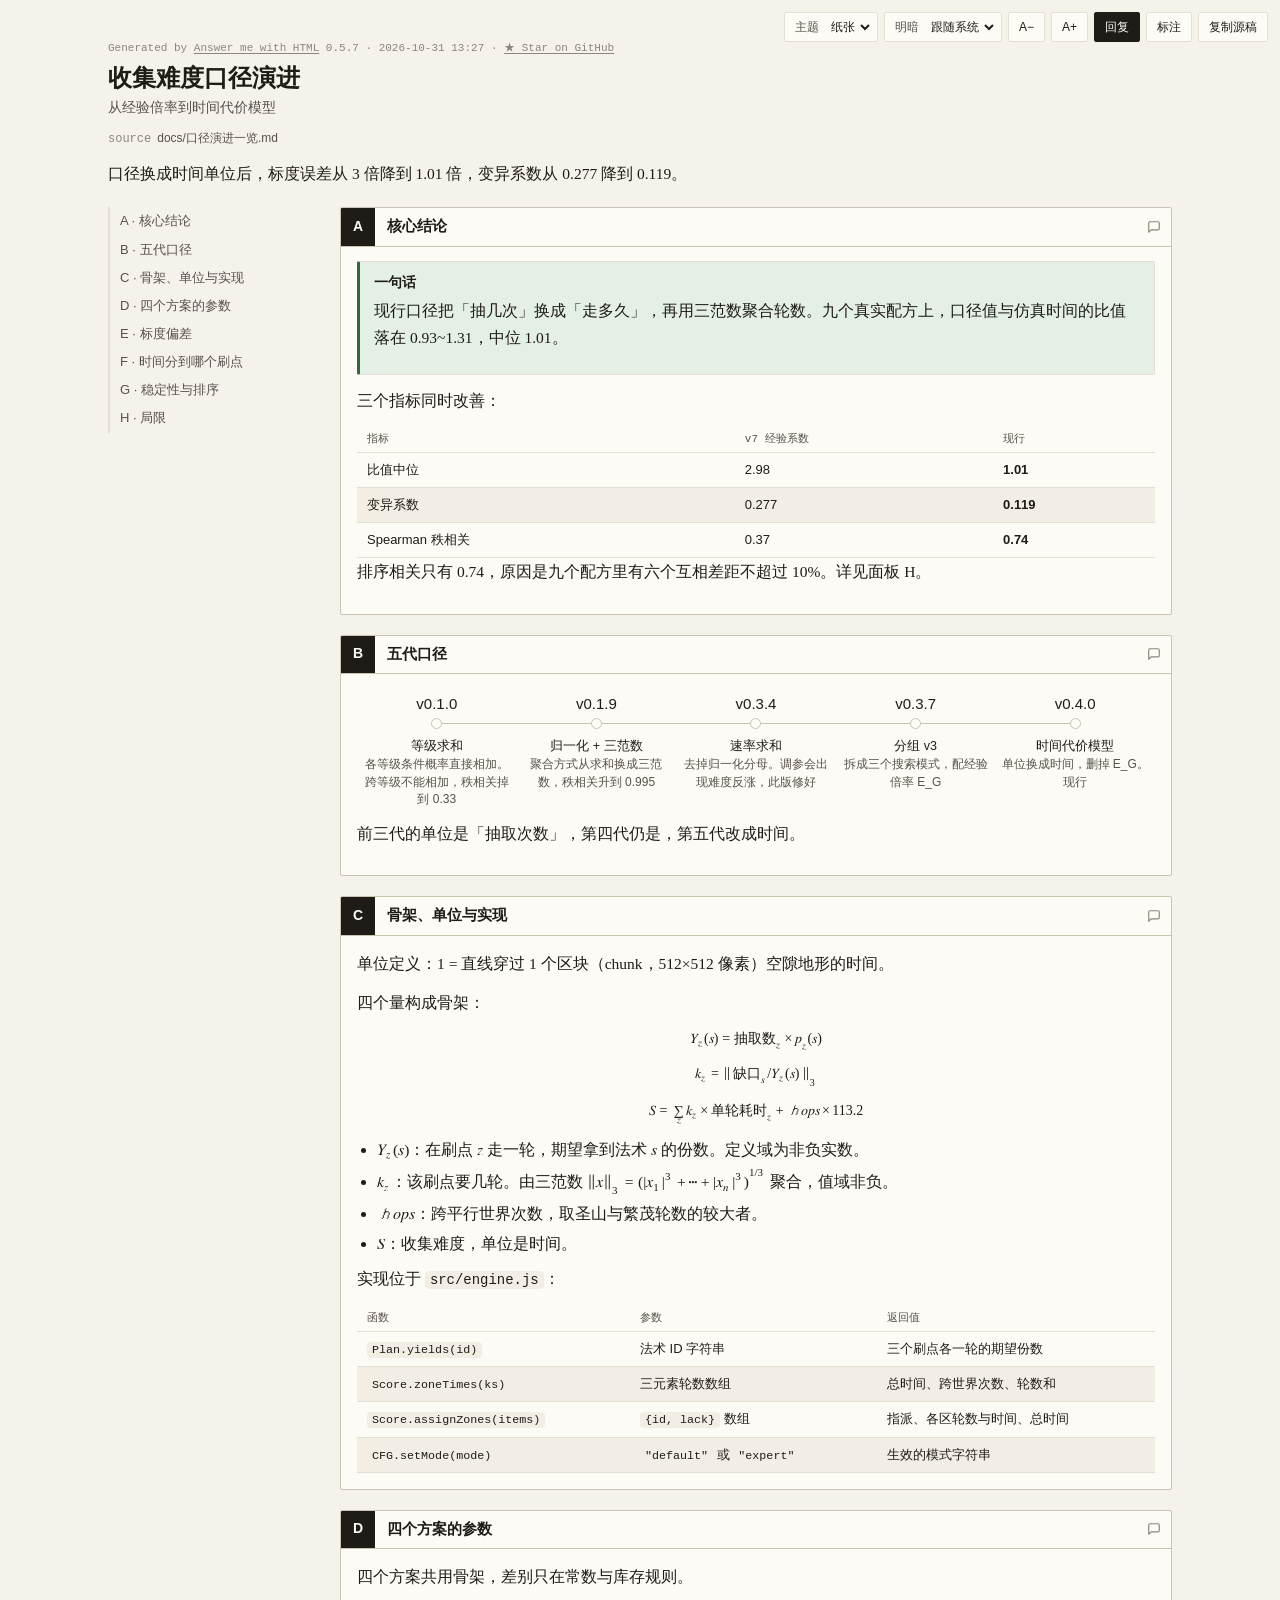
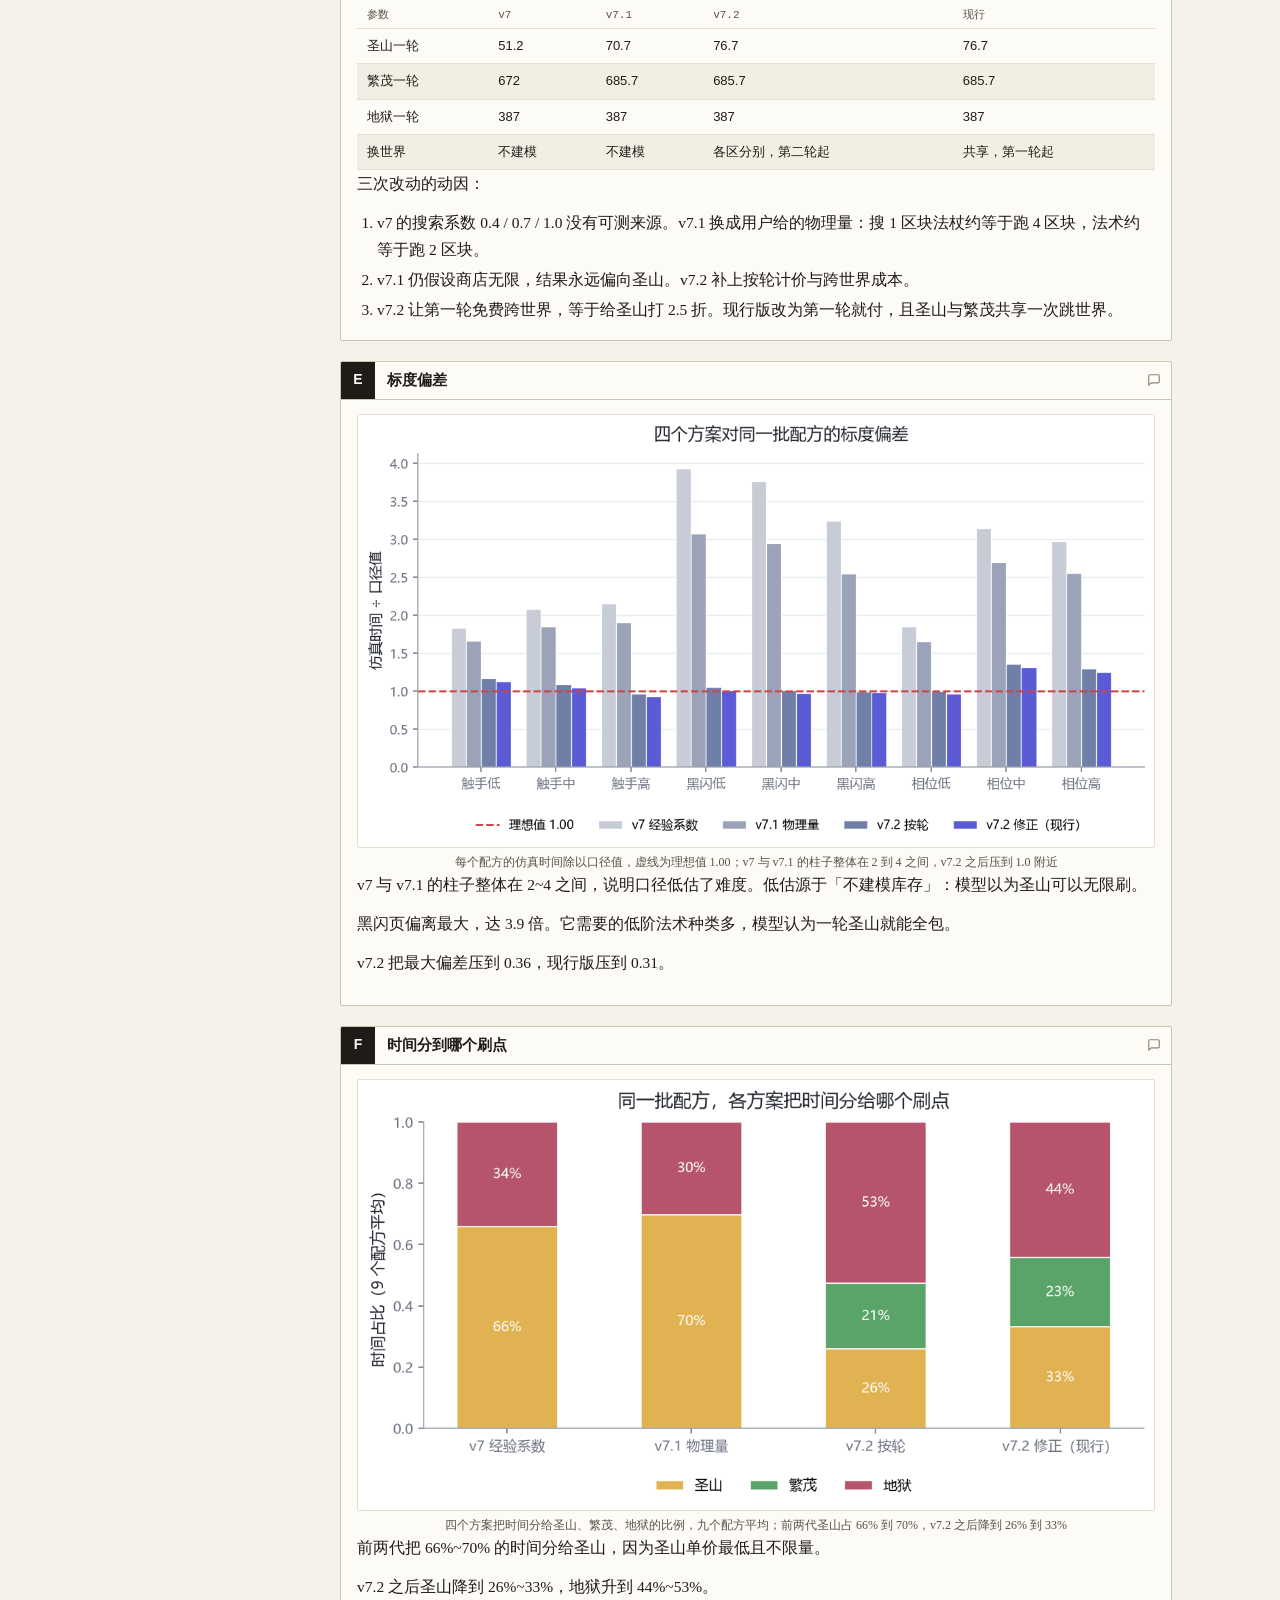
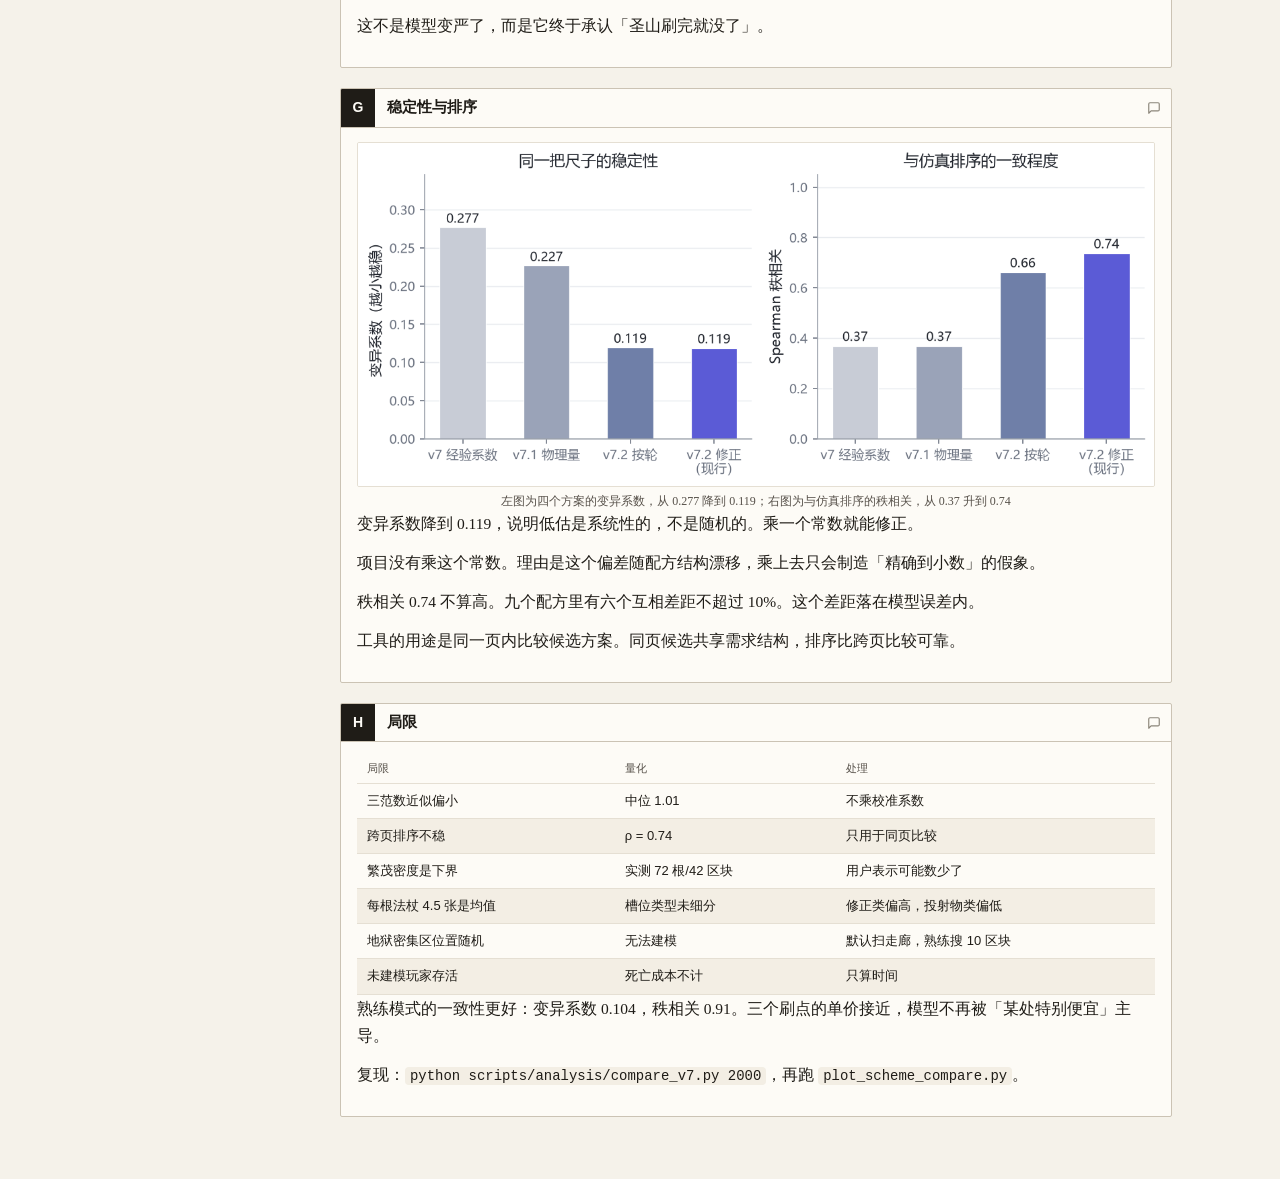
<file: docs/口径演进讲解.html>
<!doctype html>
<html lang="zh-CN" data-theme="paper" data-mode="auto" data-style="80">
<head>
<meta charset="utf-8">
<meta http-equiv="Content-Security-Policy" content="default-src 'none'; script-src 'sha256-MNDSyo+BiDXa+nghPHzBma5gPvroA8nyg+UfPqMaXBo=' 'sha256-lPqFPx9oza8AmRj6iqQLqEVdDcwxhxzQ3yQnVhy8ZDM='; style-src 'unsafe-inline'; img-src data:; font-src data:; media-src data:; connect-src 'self'; form-action 'none'; base-uri 'none'">
<meta name="viewport" content="width=device-width, initial-scale=1">
<meta name="generator" content="Answer me with HTML 0.5.7">
<title>收集难度口径演进</title>
<style>
html[data-theme="blueprint"], html[data-theme="blueprint"][data-mode="light"] {
  --font-sans: -apple-system, BlinkMacSystemFont, "Segoe UI", "PingFang SC", "Hiragino Sans GB", "Microsoft YaHei", Roboto, "Helvetica Neue", Arial, sans-serif;
  --font-mono: ui-monospace, SFMono-Regular, "JetBrains Mono", Menlo, Consolas, "Liberation Mono", monospace;
  --radius: 0px;
  --shadow: none;
  --bw: 1.5px;
  --head-font: var(--font-sans);
  --bg: #f6f6f3;
  --paper: #ffffff;
  --ink: #16181d;
  --ink-2: #4b5260;
  --ink-3: #8b929e;
  --line: #1d2026;
  --line-2: #d6dae1;
  --fill: #f3f5f8;
  --accent: #1d5fbf;
  --accent-bg: #e4ecf8;
  --ok: #1d5fbf;
  --ok-bg: #e4ecf8;
  --err: #c62828;
  --err-bg: #fbeaea;
  --warn: #a8620a;
  --warn-bg: #fdf3e2;
  --head-bg: #16181d;
  --head-fg: #ffffff;
}
html[data-theme="blueprint"][data-mode="dark"] {
  --bg: #081322;
  --paper: #0d1c31;
  --ink: #e6edf7;
  --ink-2: #a9b8cc;
  --ink-3: #6b7f99;
  --line: #c9d6e8;
  --line-2: #23385a;
  --fill: #12253f;
  --accent: #6ea8ff;
  --accent-bg: #16305a;
  --ok: #6ea8ff;
  --ok-bg: #16305a;
  --err: #ff7070;
  --err-bg: #3b1620;
  --warn: #f0b14a;
  --warn-bg: #3a2a10;
  --head-bg: #e6edf7;
  --head-fg: #081322;
}
@media (prefers-color-scheme: dark) {
html[data-theme="blueprint"][data-mode="auto"] {
  --bg: #081322;
  --paper: #0d1c31;
  --ink: #e6edf7;
  --ink-2: #a9b8cc;
  --ink-3: #6b7f99;
  --line: #c9d6e8;
  --line-2: #23385a;
  --fill: #12253f;
  --accent: #6ea8ff;
  --accent-bg: #16305a;
  --ok: #6ea8ff;
  --ok-bg: #16305a;
  --err: #ff7070;
  --err-bg: #3b1620;
  --warn: #f0b14a;
  --warn-bg: #3a2a10;
  --head-bg: #e6edf7;
  --head-fg: #081322;
}
}

html[data-theme="shadcn"], html[data-theme="shadcn"][data-mode="light"] {
  --font-sans: -apple-system, BlinkMacSystemFont, "Segoe UI", "PingFang SC", "Hiragino Sans GB", "Microsoft YaHei", Roboto, "Helvetica Neue", Arial, sans-serif;
  --font-mono: ui-monospace, SFMono-Regular, "JetBrains Mono", Menlo, Consolas, "Liberation Mono", monospace;
  --radius: 8px;
  --shadow: 0 1px 2px 0 rgba(0,0,0,0.05);
  --bw: 1px;
  --head-font: var(--font-sans);
  --bg: #fafafa;
  --paper: #ffffff;
  --ink: #09090b;
  --ink-2: #71717a;
  --ink-3: #a1a1aa;
  --line: #e4e4e7;
  --line-2: #f0f0f2;
  --fill: #f4f4f5;
  --accent: #2563eb;
  --accent-bg: #eff6ff;
  --ok: #16a34a;
  --ok-bg: #f0fdf4;
  --err: #dc2626;
  --err-bg: #fef2f2;
  --warn: #d97706;
  --warn-bg: #fffbeb;
  --head-bg: #18181b;
  --head-fg: #fafafa;
}
html[data-theme="shadcn"][data-mode="dark"] {
  --bg: #09090b;
  --paper: #121215;
  --ink: #fafafa;
  --ink-2: #a1a1aa;
  --ink-3: #71717a;
  --line: #27272a;
  --line-2: #1c1c1f;
  --fill: #18181b;
  --accent: #60a5fa;
  --accent-bg: #172554;
  --ok: #4ade80;
  --ok-bg: #052e16;
  --err: #f87171;
  --err-bg: #450a0a;
  --warn: #fbbf24;
  --warn-bg: #451a03;
  --head-bg: #fafafa;
  --head-fg: #18181b;
}
@media (prefers-color-scheme: dark) {
html[data-theme="shadcn"][data-mode="auto"] {
  --bg: #09090b;
  --paper: #121215;
  --ink: #fafafa;
  --ink-2: #a1a1aa;
  --ink-3: #71717a;
  --line: #27272a;
  --line-2: #1c1c1f;
  --fill: #18181b;
  --accent: #60a5fa;
  --accent-bg: #172554;
  --ok: #4ade80;
  --ok-bg: #052e16;
  --err: #f87171;
  --err-bg: #450a0a;
  --warn: #fbbf24;
  --warn-bg: #451a03;
  --head-bg: #fafafa;
  --head-fg: #18181b;
}
}

html[data-theme="paper"], html[data-theme="paper"][data-mode="light"] {
  --font-sans: -apple-system, BlinkMacSystemFont, "Segoe UI", "PingFang SC", "Hiragino Sans GB", "Microsoft YaHei", Roboto, "Helvetica Neue", Arial, sans-serif;
  --font-mono: ui-monospace, SFMono-Regular, "JetBrains Mono", Menlo, Consolas, "Liberation Mono", monospace;
  --font-serif: "Iowan Old Style", "Palatino Linotype", Palatino, Georgia, "Songti SC", "STSong", "Noto Serif CJK SC", "Source Han Serif SC", serif;
  --radius: 2px;
  --shadow: none;
  --bw: 1px;
  --head-font: var(--font-serif);
  --bg: #f5f2ea;
  --paper: #fdfbf6;
  --ink: #1f1c17;
  --ink-2: #57514a;
  --ink-3: #8c867b;
  --line: #cbc3b4;
  --line-2: #e5dfd3;
  --fill: #f3eee4;
  --accent: #8c2f1e;
  --accent-bg: #f5e5df;
  --ok: #2e6a3b;
  --ok-bg: #e4efe5;
  --err: #a3251b;
  --err-bg: #f7e3e0;
  --warn: #7f5300;
  --warn-bg: #f6ecd6;
  --head-bg: #1f1c17;
  --head-fg: #fdfbf6;
}
html[data-theme="paper"][data-mode="dark"] {
  --bg: #15130f;
  --paper: #1c1a15;
  --ink: #ebe5d8;
  --ink-2: #b5ad9e;
  --ink-3: #7b7467;
  --line: #4a443a;
  --line-2: #2d2a24;
  --fill: #242119;
  --accent: #e59a7d;
  --accent-bg: #3a2219;
  --ok: #8cc79a;
  --ok-bg: #1c3122;
  --err: #f0928a;
  --err-bg: #3a1d1a;
  --warn: #e3b866;
  --warn-bg: #352a13;
  --head-bg: #ebe5d8;
  --head-fg: #15130f;
}
@media (prefers-color-scheme: dark) {
html[data-theme="paper"][data-mode="auto"] {
  --bg: #15130f;
  --paper: #1c1a15;
  --ink: #ebe5d8;
  --ink-2: #b5ad9e;
  --ink-3: #7b7467;
  --line: #4a443a;
  --line-2: #2d2a24;
  --fill: #242119;
  --accent: #e59a7d;
  --accent-bg: #3a2219;
  --ok: #8cc79a;
  --ok-bg: #1c3122;
  --err: #f0928a;
  --err-bg: #3a1d1a;
  --warn: #e3b866;
  --warn-bg: #352a13;
  --head-bg: #ebe5d8;
  --head-fg: #15130f;
}
}

html:lang(zh-Hant)[data-theme][data-mode], html:lang(zh-TW)[data-theme][data-mode], html:lang(zh-HK)[data-theme][data-mode], html:lang(zh-MO)[data-theme][data-mode] {
  --font-sans: -apple-system, BlinkMacSystemFont, "Segoe UI", "PingFang TC", "Heiti TC", "Microsoft JhengHei", "Noto Sans CJK TC", "Noto Sans TC", "PingFang SC", "Microsoft YaHei", Roboto, "Helvetica Neue", Arial, sans-serif;
}

html:lang(ja)[data-theme][data-mode] {
  --font-sans: -apple-system, BlinkMacSystemFont, "Segoe UI", "Hiragino Sans", "Hiragino Kaku Gothic ProN", "Yu Gothic UI", "Yu Gothic", Meiryo, "Noto Sans CJK JP", "Noto Sans JP", "PingFang SC", "Microsoft YaHei", Roboto, "Helvetica Neue", Arial, sans-serif;
}

html:lang(he)[data-theme][data-mode] {
  --font-sans: -apple-system, BlinkMacSystemFont, "Segoe UI", "Noto Sans Hebrew", "Arial Hebrew", Arial, Roboto, "Helvetica Neue", sans-serif;
}

html {
  --am-fs-title: calc(24px * var(--am-scale, 1));
  --am-fs-stat: calc(17px * var(--am-scale, 1));
  --am-fs-lead: calc(15.5px * var(--am-scale, 1));
  --am-fs-heading: calc(15px * var(--am-scale, 1));
  --am-fs-body: calc(14px * var(--am-scale, 1));
  --am-fs-text: calc(13px * var(--am-scale, 1));
  --am-fs-code: calc(12.5px * var(--am-scale, 1));
  --am-fs-small: calc(12px * var(--am-scale, 1));
  --am-fs-fine: calc(11.5px * var(--am-scale, 1));
  --am-fs-label: calc(11px * var(--am-scale, 1));
  --am-fs-tick: calc(10px * var(--am-scale, 1));
  --am-fs-d-node: 13px;
  --am-fs-d-field: 12px;
  --am-fs-d-edge: 11.5px;
  --am-fs-d-cluster: 11px;
  --am-fs-d-step: 10px;
  --am-fs-d-note: 12px;
  --am-fs-d-badge: 11px;
  --am-fs-d-chartCat: 12px;
  --am-fs-d-chartTick: 11px;
  --am-fs-d-chartVal: 11px;
  --am-fs-d-chartLegend: 12px;
  --am-fs-d-totalMin: 10px;
  --am-fs-d-totalMax: 22px;
  --am-fs-d-totalFit: 18px;
  --am-fs-d-totalUnit: 12px;
  --am-ln-annotPad: calc(14px * var(--am-scale, 1));
  --am-ln-segLine: calc(16px * var(--am-scale, 1));
  --am-ln-whenHeight: calc(24px * var(--am-scale, 1));
  --am-ln-limitsTick: calc(16px * var(--am-scale, 1));
  --am-ln-treeBadge: calc(15px * var(--am-scale, 1));
}
.am-toolbar, .am-lightbox-header {
  --am-fs-title: 24px;
  --am-fs-stat: 17px;
  --am-fs-lead: 15.5px;
  --am-fs-heading: 15px;
  --am-fs-body: 14px;
  --am-fs-text: 13px;
  --am-fs-code: 12.5px;
  --am-fs-small: 12px;
  --am-fs-fine: 11.5px;
  --am-fs-label: 11px;
  --am-fs-tick: 10px;
}

/* Answer me with HTML base — uses theme variables only, never hard-coded colors (theme tokens and decorations: themes/<name>.js). Exception: the var() fallbacks of diagrams (flow / sequence) equal the blueprint light tokens, guarded by a test. */
*, *::before, *::after { box-sizing: border-box; }
html, body { margin: 0; padding: 0; }
body {
  background: var(--bg); color: var(--ink);
  font-family: var(--font-sans); font-size: var(--am-fs-body); line-height: 1.55;
  -webkit-font-smoothing: antialiased;
}
code, pre, kbd { font-family: var(--font-mono); }

/* ── Toolbar ─────────────────────────────── */
.am-toolbar {
  position: fixed; top: 12px; inset-inline-end: 12px; z-index: 10; display: flex; gap: 6px;
}
.am-btn {
  font: var(--am-fs-small)/1 var(--font-sans); color: var(--ink); background: var(--paper);
  border: 1px solid var(--line-2); border-radius: var(--radius); padding: 7px 10px; cursor: pointer;
}
.am-btn:hover { border-color: var(--ink-3); }
.am-btn:focus-visible { outline: 2px solid var(--accent); outline-offset: 2px; }
.am-toolbar .am-btn[aria-disabled="true"] { opacity: .5; cursor: default; }
.am-toolbar .am-btn[aria-disabled="true"]:hover { border-color: var(--line-2); }
/* Theme and mode lists: a label and a native select inside one button-like box */
.am-pick {
  display: flex; align-items: center; gap: 6px; font: var(--am-fs-small)/1 var(--font-sans); color: var(--ink-2); background: var(--paper);
  border: 1px solid var(--line-2); border-radius: var(--radius); padding-block: 0; padding-inline: 10px 4px;
}
.am-pick:hover { border-color: var(--ink-3); }
.am-pick:focus-within { outline: 2px solid var(--accent); outline-offset: 2px; }
.am-pick select {
  font: inherit; color: var(--ink); background: transparent; border: 0; padding: 6px 2px; cursor: pointer; outline: none;
}
.am-pick option { color: var(--ink); background: var(--paper); }

/* ── Header ───────────────────────────────── */
.am-head { margin: 0 0 20px; padding-inline-end: 300px; }
.am-head h1 { margin: 0; font-size: var(--am-fs-title); line-height: 1.25; letter-spacing: -0.01em; }
.am-sub { margin: 4px 0 0; color: var(--ink-2); }
.am-head-meta { display: flex; flex-wrap: wrap; gap: 6px 18px; margin-top: 10px; font-size: var(--am-fs-small); color: var(--ink-2); }
.am-head-meta b { font-family: var(--font-mono); font-weight: 400; color: var(--ink-3); margin-inline-end: 6px; }
.am-intro { margin-top: 12px; max-width: 80ch; }

/* ── sheet template ────────────────────────── */
.am-sheet { max-width: 1680px; margin: 0 auto; padding: 32px 28px 40px; }
.am-frame { position: relative; }
.am-grid {
  display: grid; grid-template-columns: repeat(var(--cols, 3), minmax(0, 1fr));
  gap: 20px; align-items: start;
}
.am-ruler { display: none; }
.am-ruler span { flex: 1; display: flex; align-items: center; justify-content: center; }
.am-ruler--top, .am-ruler--bottom { left: 18px; right: 18px; height: 18px; }
.am-ruler--top { top: 0; }
.am-ruler--bottom { bottom: 0; }
.am-ruler--left, .am-ruler--right { top: 18px; bottom: 18px; width: 18px; flex-direction: column; }
.am-ruler--left { left: 0; }
.am-ruler--right { right: 0; }
.am-ruler--top span + span, .am-ruler--bottom span + span { border-inline-start: 1px solid var(--line); }
.am-ruler--left span + span, .am-ruler--right span + span { border-top: 1px solid var(--line); }

/* ── Panels ───────────────────────────────── */
.am-panel {
  background: var(--paper); border: var(--bw) solid var(--line); border-radius: var(--radius);
  box-shadow: var(--shadow); min-width: 0; overflow: hidden;
}
.am-panel-head {
  display: flex; align-items: stretch; gap: 0; border-bottom: var(--bw) solid var(--line); min-height: 34px;
}
.am-panel-id {
  display: flex; align-items: center; justify-content: center; min-width: 34px; padding: 0 8px;
  background: var(--head-bg); color: var(--head-fg); font-weight: 600; font-size: var(--am-fs-body);
}
.am-panel-head h2 { margin: 0; padding: 7px 12px; font-size: var(--am-fs-heading); font-weight: 600; flex: 1; display: flex; align-items: center; }
.am-panel-meta { align-self: center; padding: 0 12px; font: var(--am-fs-label)/1.3 var(--font-mono); color: var(--ink-2); text-align: end; }
.am-panel-body { padding: 14px 16px 16px; }
.am-panel-body > * + * { margin-top: 12px; }

/* ── Markdown body ───────────────────────── */
.am-md > :first-child { margin-top: 0; }
.am-md > :last-child { margin-bottom: 0; }
.am-md p { margin: 0 0 8px; }
.am-md ul, .am-md ol { margin: 0 0 8px; padding-inline-start: 20px; }
.am-md li + li { margin-top: 3px; }
.am-md h3, .am-md h4 { margin: 14px 0 6px; font-size: var(--am-fs-text); }
.am-md a { color: var(--accent); }
.am-md blockquote { margin: 0 0 8px; padding: 2px 12px; border-inline-start: 3px solid var(--line-2); color: var(--ink-2); }
.am-md :not(pre) > code { font-size: 0.9em; background: var(--fill); padding: 1px 5px; border-radius: 4px; }
.am-md hr { border: 0; border-top: 1px solid var(--line-2); margin: 12px 0; }
.am-md table { width: 100%; border-collapse: collapse; font-size: var(--am-fs-text); }
.am-md th {
  text-align: start; font: var(--am-fs-label)/1.3 var(--font-mono); color: var(--ink-2); font-weight: 400;
  padding: 6px 10px; border-bottom: 1px solid var(--line-2);
}
/* th { text-align: start } outranks the align attribute from Markdown alignment, so restore right and center columns explicitly. */
.am-md th[align="right"] { text-align: right; }
.am-md th[align="center"] { text-align: center; }
.am-md td { padding: 7px 10px; border-bottom: 1px solid var(--line-2); vertical-align: top; }
.am-md tbody tr:nth-child(even) td { background: var(--fill); }
.am-table-wrap { overflow-x: auto; }
/* Images scale down to the panel and never past 70% of the window height, keeping their shape. */
.am-md img { max-width: 100%; max-height: 70vh; height: auto; }
.am-figure { margin: 0; text-align: center; }
.am-figure img { display: block; margin: 0 auto; border: 1px solid var(--line-2); border-radius: var(--radius); }
.am-figure figcaption { margin-top: 6px; font-size: var(--am-fs-small); line-height: 1.4; color: var(--ink-2); }
.am-code {
  margin: 0; padding: 12px 14px; background: var(--fill); border: 1px solid var(--line-2);
  border-radius: var(--radius); overflow-x: auto; font-size: var(--am-fs-code); line-height: 1.5;
}
/* Ask: a decision the reader makes; the suggested option has a tag and starts unselected like the others */
.am-ask { margin: 10px 0; padding: 10px 12px 8px; border: 1px solid var(--line-2); border-radius: var(--radius); background: var(--fill); min-width: 0; }
/* The question floats inside the box, so a long question wraps like text instead of riding on the border */
.am-ask-q { float: left; width: 100%; padding: 0; margin-bottom: 4px; font-weight: 600; }
/* Two columns: the control, then the label, tag and note, which wrap under the label and never under the control */
.am-ask-opt { clear: both; display: grid; grid-template-columns: auto minmax(0, 1fr); column-gap: 8px; align-items: baseline; padding: 5px 2px; cursor: pointer; }
.am-ask-opt input { margin: 0; accent-color: var(--accent); position: relative; top: 2px; }
.am-ask-tag { display: inline-block; font-size: var(--am-fs-label); line-height: 1.5; color: var(--accent); border: 1px solid var(--accent); border-radius: 999px; padding: 0 6px; white-space: nowrap; }
.am-ask-note { display: block; color: var(--ink-2); }
/* Comment box under each panel, and the Reply sheet */
.am-comment-btn {
  display: flex; flex-shrink: 0; align-self: center; margin-block: 0; margin-inline: auto 6px; color: var(--ink-3); background: transparent;
  border: 1px solid transparent; border-radius: var(--radius); padding: 3px; cursor: pointer;
}
.am-panel-meta + .am-comment-btn { margin-inline-start: 0; }
.am-panel:hover .am-comment-btn, .am-comment-btn:focus-visible, .am-comment-btn[aria-expanded="true"] { border-color: var(--line-2); color: var(--ink-2); }
.am-panel .am-comment-btn.am-comment-btn--on { color: var(--accent); border-color: var(--accent); }
.am-panel--bare { position: relative; }
.am-panel--bare > .am-comment-btn { position: absolute; top: 4px; inset-inline-end: 0; }
.am-comment { padding: 0 14px 12px; }
.am-comment textarea, .am-reply textarea {
  width: 100%; font: var(--am-fs-text)/1.5 var(--font-sans); color: var(--ink); background: var(--paper);
  border: 1px solid var(--line-2); border-radius: var(--radius); padding: 8px 10px; resize: vertical;
}
.am-comment textarea:focus-visible, .am-reply textarea:focus-visible { outline: 2px solid var(--accent); outline-offset: 1px; }
.am-btn--reply { color: var(--paper); background: var(--ink); border-color: var(--ink); }
.am-btn--reply:hover { opacity: .88; }
.am-reply {
  width: min(640px, calc(100vw - 32px)); padding: 16px; color: var(--ink); background: var(--paper);
  border: 1px solid var(--line-2); border-radius: var(--radius); box-shadow: 0 12px 40px rgba(0,0,0,.25);
}
.am-reply::backdrop { background: rgba(0,0,0,.35); }
.am-reply-head { display: flex; flex-wrap: wrap; align-items: baseline; gap: 4px 10px; margin-bottom: 10px; }
.am-reply-head span { color: var(--ink-2); font-size: var(--am-fs-text); }
.am-reply textarea { font-family: var(--font-mono); font-size: var(--am-fs-code); }
.am-reply-actions { display: flex; justify-content: flex-end; gap: 8px; margin-top: 10px; }
.am-reply .am-btn:disabled { opacity: .5; cursor: default; }
/* The sheet shows the reply drawn (src/runtime/reply-view.js), each line in its own direction; the Markdown that Copy copies sits under a fold. */
.am-reply-view {
  max-height: min(60vh, 26em); overflow: auto; padding: 10px 12px; font: var(--am-fs-body)/1.6 var(--font-sans); color: var(--ink);
  background: var(--paper); border: 1px solid var(--line-2); border-radius: var(--radius); overflow-wrap: anywhere;
}
.am-reply-view:focus-visible { outline: 2px solid var(--accent); outline-offset: 1px; }
.am-reply-view > div { text-align: start; unicode-bidi: isolate; }
.am-rv-gap { height: .5em; }
.am-rv-h1 { font-weight: 700; font-size: var(--am-fs-heading); }
.am-rv-h2 { font-weight: 700; color: var(--ink-2); margin-top: 2px; }
.am-rv-tag {
  display: inline-block; min-width: 1.6em; padding: 0 4px; font-size: var(--am-fs-small); line-height: 1.5; text-align: center;
  color: var(--ink-2); border: 1px solid var(--line-2); border-radius: var(--radius);
}
.am-rv-a { padding-inline-start: 1.6em; }
.am-rv-a em { color: var(--ink-2); }
.am-rv-quote { margin-inline-start: 1em; padding-inline-start: 10px; border-inline-start: 3px solid var(--line-2); color: var(--ink-2); white-space: pre-wrap; }
.am-reply-raw summary { margin-top: 10px; margin-bottom: 6px; font-size: var(--am-fs-small); color: var(--ink-2); cursor: pointer; }
/* The bar at the bottom of the page: counts and one-click copy, so the reader need not go to the Reply button at the top. */
.am-reply-bar {
  position: fixed; inset-block-end: 16px; inset-inline: 0; margin-inline: auto; width: max-content; max-width: calc(100vw - 24px);
  z-index: 10; display: flex; align-items: center; gap: 10px; padding-block: 8px; padding-inline: 14px 8px; font-size: var(--am-fs-text);
  color: var(--ink); background: var(--paper); border: 1px solid var(--line-2); border-radius: var(--radius); box-shadow: 0 6px 24px rgba(0,0,0,.18);
}
.am-reply-bar[hidden] { display: none; }
.am-reply-bar-count { color: var(--ink-2); }
.am-reply-bar .am-btn { flex: none; white-space: nowrap; }
body.am-has-reply-bar { padding-block-end: 72px; }
@media (max-width: 480px) {
  .am-reply-bar { inset-inline: 12px; width: auto; justify-content: space-between; }
}
/* Code block: a header (title or path:lines, language, copy), then one span per line; numbered blocks show the line number in a gutter */
.am-codeblock { margin: 10px 0; min-width: 0; }
.am-codeblock .am-code { border-top-left-radius: 0; border-top-right-radius: 0; padding: 10px 0; }
.am-code-head {
  display: flex; align-items: center; gap: 8px; padding: 5px 6px 5px 12px; font: var(--am-fs-small)/1.3 var(--font-sans); color: var(--ink-2);
  background: var(--paper); border: 1px solid var(--line-2); border-bottom: 0; border-radius: var(--radius) var(--radius) 0 0;
}
.am-code-title { font-family: var(--font-mono); overflow: hidden; text-overflow: ellipsis; white-space: nowrap; min-width: 0; }
.am-code-lang { margin-left: auto; color: var(--ink-3); text-transform: lowercase; }
.am-code-copy { font: var(--am-fs-small)/1 var(--font-sans); color: var(--ink-2); background: transparent; border: 1px solid var(--line-2); border-radius: var(--radius); padding: 4px 8px; cursor: pointer; margin-left: auto; }
.am-code-lang + .am-code-copy { margin-left: 0; }
.am-code-copy:hover { border-color: var(--ink-3); color: var(--ink); }
.am-code-copy:focus-visible { outline: 2px solid var(--accent); outline-offset: 2px; }
.am-code code { display: block; min-width: max-content; }
.am-ln { display: block; padding: 0 14px; min-height: 1.5em; white-space: pre; }
.am-ln--hl { background: var(--accent-bg); box-shadow: inset 3px 0 0 var(--accent); }
.am-code--num .am-ln::before {
  content: attr(data-n); display: inline-block; width: 3.5ch; margin-right: 12px; text-align: right; color: var(--ink-3);
  user-select: none; -webkit-user-select: none;
}

/* ── Status badges ok / no / warn ──────────────── */
.am-status { white-space: nowrap; font-weight: 500; }
.am-status--ok { color: var(--ok); }
.am-status--no { color: var(--err); }
.am-status--warn { color: var(--warn); }
.am-status-icon { display: inline-block; width: 1.1em; font-weight: 700; }

/* ── callout ─────────────────────────────── */
.am-callout {
  border: 1px solid var(--line-2); border-inline-start: 3px solid var(--accent); background: var(--accent-bg);
  padding: 10px 14px; border-radius: var(--radius);
}
.am-callout--ok { border-inline-start-color: var(--ok); background: var(--ok-bg); }
.am-callout--warn { border-inline-start-color: var(--warn); background: var(--warn-bg); }
.am-callout--err { border-inline-start-color: var(--err); background: var(--err-bg); }
.am-callout-title { font-weight: 600; margin-bottom: 4px; }

/* ── kv title block ─────────────────────────── */
.am-kv {
  display: grid; grid-template-columns: repeat(var(--kv-cols, 2), minmax(0, 1fr)); margin: 0;
  border-top: var(--bw) solid var(--line); border-inline-start: var(--bw) solid var(--line);
}
.am-kv-cell { border-inline-end: var(--bw) solid var(--line); border-bottom: var(--bw) solid var(--line); padding: 6px 10px 8px; min-width: 0; }
.am-kv-cell--wide { grid-column: 1 / -1; }
.am-kv dt { font: var(--am-fs-label)/1.4 var(--font-mono); color: var(--ink-2); }
.am-kv dd { margin: 2px 0 0; font-size: var(--am-fs-body); font-weight: 500; overflow-wrap: anywhere; }
.am-kv-cell--wide dd { font-size: var(--am-fs-stat); font-weight: 600; }

/* ── timeline ────────────────────────────── */
.am-timeline { list-style: none; margin: 0; padding: 0; }
.am-timeline--h { display: grid; grid-template-columns: repeat(var(--n, 1), minmax(0, 1fr)); padding-top: 4px; }
.am-timeline--h li { position: relative; text-align: center; padding: 0 6px; }
.am-timeline--h li::before {
  content: ""; position: absolute; top: calc(var(--am-ln-whenHeight) + 7px); left: 0; right: 0; border-top: var(--bw) solid var(--line);
}
.am-timeline--h li:first-child::before { inset-inline-start: 50%; }
.am-timeline--h li:last-child::before { inset-inline-end: 50%; }
.am-tl-when { display: block; font-size: var(--am-fs-heading); font-weight: 500; height: var(--am-ln-whenHeight); }
.am-tl-dot {
  position: relative; display: block; width: 11px; height: 11px; margin: 2px auto 8px;
  border: var(--bw) solid var(--line); border-radius: 50%; background: var(--paper);
}
.am-tl-item--hi .am-tl-dot { background: var(--hi-stroke, var(--accent)); border-color: var(--hi-stroke, var(--accent)); }
.am-tl-title { display: block; font-size: var(--am-fs-code); font-weight: 500; }
.am-tl-text { display: block; font-size: var(--am-fs-small); color: var(--ink-2); line-height: 1.45; }
.am-timeline--v li { position: relative; padding: 0 0 14px; padding-inline-start: 22px; }
.am-timeline--v li::before { content: ""; position: absolute; inset-inline-start: 5px; top: 6px; bottom: -6px; border-inline-start: var(--bw) solid var(--line-2); }
.am-timeline--v li:last-child::before { display: none; }
.am-timeline--v .am-tl-dot { position: absolute; inset-inline-start: 0; top: 4px; margin: 0; }
.am-timeline--v .am-tl-when { display: inline; height: auto; font: var(--am-fs-small) var(--font-mono); color: var(--ink-2); margin-inline-end: 8px; }
.am-timeline--v .am-tl-title { display: inline; font-size: var(--am-fs-body); }
.am-timeline--v .am-tl-text { margin-top: 2px; }
/* .am-tl-wrap is the container (src/components/timeline.js): a horizontal timeline answers to the width it has, not to the width of the window, since a
   sheet puts panels two or three to a row. Below 560 px (about 90 px for each of the six items a timeline has by default) its dates
   wrap and the dots cover them, so it lays out like timeline v: line and dots at the start, text beside them. */
.am-tl-wrap { container-type: inline-size; }
@container (max-width: 560px) {
  .am-timeline--h { display: block; padding-top: 0; }
  .am-timeline--h li { text-align: start; padding: 0 0 14px; padding-inline-start: 22px; }
  .am-timeline--h li::before, .am-timeline--h li:first-child::before {
    top: 6px; bottom: -6px; inset-inline-start: 5px; inset-inline-end: auto; border-top: 0; border-inline-start: var(--bw) solid var(--line-2);
  }
  .am-timeline--h li:last-child::before { display: none; }
  .am-timeline--h .am-tl-dot { position: absolute; inset-inline-start: 0; top: 4px; margin: 0; }
  .am-timeline--h .am-tl-when { display: inline; height: auto; font: var(--am-fs-small) var(--font-mono); color: var(--ink-2); margin-inline-end: 8px; }
  .am-timeline--h .am-tl-title { display: inline; font-size: var(--am-fs-body); }
  .am-timeline--h .am-tl-text { margin-top: 2px; }
}

/* ── annot sentence notes ──────────────────────── */
.am-annot + .am-annot { border-top: 1px solid var(--line-2); padding-top: 12px; }
.am-annot-head { display: flex; justify-content: space-between; gap: 12px; font-size: var(--am-fs-text); font-weight: 600; margin-bottom: 8px; }
.am-annot-meta { font: var(--am-fs-label) var(--font-mono); font-weight: 400; color: var(--ink-2); }
.am-annot-scroll { overflow-x: auto; }
.am-annot-line {
  position: relative; display: inline-block; white-space: pre; font: var(--am-fs-body)/1.6 var(--font-mono);
  padding-bottom: calc(var(--rows, 0) * (var(--am-ln-segLine) + 1px) + var(--am-ln-annotPad));
}
.am-annot-line--wrap { display: block; white-space: normal; padding-bottom: 10px; }
.am-annot-line--wrap .am-seg { white-space: nowrap; }
.am-seg { position: relative; }
.am-seg::after {
  content: ""; position: absolute; left: 1px; right: 1px; top: calc(100% + 1px); height: 5px;
  border: 1px solid var(--accent); border-top: 0;
}
.am-seg-n {
  position: absolute; inset-inline-start: 0; top: calc(100% + 8px + var(--row, 0) * (var(--am-ln-segLine) + 1px));
  font: var(--am-fs-label)/var(--am-ln-segLine) var(--font-sans); color: var(--accent); white-space: nowrap;
}
.am-seg--err { color: var(--err); }
.am-seg--err::after { border-color: var(--err); }
.am-seg--err .am-seg-n { color: var(--err); }
.am-annot-caption { font-size: var(--am-fs-small); color: var(--ink-2); }

/* ── limits bars ───────────────────────── */
.am-lim + .am-lim { margin-top: 14px; }
.am-lim-head { display: flex; justify-content: space-between; gap: 12px; font-size: var(--am-fs-text); margin-bottom: 4px; }
.am-lim-val { font: var(--am-fs-small) var(--font-mono); color: var(--accent); white-space: nowrap; }
.am-lim-track { position: relative; height: 12px; border: 1px solid var(--line-2); background: var(--fill); border-radius: calc(var(--radius) / 2); }
.am-lim-fill { position: absolute; inset-inline-start: 0; top: 0; bottom: 0; background: var(--accent-bg); border-inline-end: 1px solid var(--accent); }
.am-lim-mark { position: absolute; top: -4px; bottom: -4px; border-left: 2px solid var(--accent); }
.am-lim.is-over .am-lim-fill { background: var(--err-bg); border-inline-end-color: var(--err); }
.am-lim.is-over .am-lim-val { color: var(--err); }
.am-lim-ticks { position: relative; height: var(--am-ln-limitsTick); font: var(--am-fs-tick)/var(--am-ln-limitsTick) var(--font-mono); color: var(--ink-3); }
.am-lim-ticks span { position: absolute; transform: translateX(-50%); }
.am-lim-ticks span:first-child { transform: none; }
.am-lim-note { font-size: var(--am-fs-label); color: var(--ink-2); margin-inline-start: 6px; }

/* ── tree ─────────────────────────── */
.am-tree { font-size: var(--am-fs-text); }
.am-tree-root { display: flex; justify-content: center; position: relative; padding-bottom: 18px; }
.am-tree-root::after { content: ""; position: absolute; bottom: 0; left: 50%; height: 18px; border-left: var(--bw) solid var(--line); }
.am-tree-root--solo { padding-bottom: 12px; }
.am-tree-root--solo::after { display: none; }
.am-tree-box {
  border: var(--node-width, var(--bw)) solid var(--node-stroke, var(--line)); background: var(--node-fill, var(--paper)); padding: 6px 14px; text-align: center;
  border-radius: var(--node-radius, var(--radius)); font-weight: 600; color: var(--node-text, inherit); filter: var(--node-shadow, none);
}
.am-tree-box small { display: block; font-weight: 400; color: var(--ink-2); font-size: var(--am-fs-small); }
/* The root box and a highlighted box are emphasis: they take the highlight tokens. With none set the root box keeps its accent tint and a highlighted box looks like any other. */
.am-tree-box--root, .am-tree-box--hi { border-color: var(--hi-stroke, var(--node-stroke, var(--line))); color: var(--hi-text, var(--node-text, inherit)); }
.am-tree-box--root { background: var(--hi-fill, var(--accent-bg)); }
.am-tree-box--hi { background: var(--hi-fill, var(--node-fill, var(--paper))); }
.am-tree-box--root small, .am-tree-box--hi small { color: var(--hi-text, var(--ink-2)); }
.am-tree-box--root { font-size: var(--am-fs-heading); padding: 8px 28px; }
.am-tree-cols { display: grid; grid-template-columns: repeat(var(--n, 1), minmax(0, 1fr)); }
.am-tree-col { position: relative; padding: 18px 8px 0; min-width: 0; }
.am-tree-col::before { content: ""; position: absolute; top: 0; left: 0; right: 0; border-top: var(--bw) solid var(--line); }
.am-tree-col:first-child::before { inset-inline-start: 50%; }
.am-tree-col:last-child::before { inset-inline-end: 50%; }
.am-tree-col::after { content: ""; position: absolute; top: 0; left: 50%; height: 18px; border-left: var(--bw) solid var(--line); }
.am-tree-list, .am-tree-list ul { list-style: none; margin: 0; padding: 0; }
.am-tree-col > .am-tree-list { margin: 8px 0 0; margin-inline-start: 14px; }
.am-tree-list ul { margin-inline-start: 16px; }
.am-tree-list li { position: relative; padding: 3px 0; padding-inline-start: 18px; }
.am-tree-list li::before { content: ""; position: absolute; inset-inline-start: 0; top: 0.95em; width: 12px; border-top: 1px solid var(--ink-3); }
.am-tree-list li::after { content: ""; position: absolute; inset-inline-start: 0; top: 0; bottom: 0; border-inline-start: 1px solid var(--ink-3); }
.am-tree-list li:last-child::after { bottom: auto; height: 0.95em; }
.am-tree-tag { font: var(--am-fs-label) var(--font-mono); color: var(--ink-3); margin-inline-end: 4px; }
.am-tree code { font: var(--am-fs-small) var(--font-mono); }
.am-tree-sub { display: block; font-size: var(--am-fs-fine); color: var(--ink-2); }
.am-tree-hi > .am-tree-label { color: var(--accent); font-weight: 600; }

/* ── Diagrams (flow / sequence) ───────────────── */
.am-diagram { margin: 0; overflow-x: auto; text-align: center; }
/* Embedded previews can lose html[data-theme]; the fallbacks keep diagrams readable, and defined theme variables still win. */
.am-diagram svg { max-width: 100%; height: auto; font-family: var(--font-sans, sans-serif); }
.am-diagram text { fill: var(--ink, #16181d); font-size: var(--am-fs-d-node); }
/* Diagram tokens (docs/reference.md, "Diagram tokens"): each painted part reads an optional token and falls back to the look it always had,
   so a theme that sets none of them draws the same diagram. Font family, size and weight are not tokens: diagram text is measured for the sans font. */
.am-node-shape { fill: var(--node-fill, var(--paper, #ffffff)); stroke: var(--node-stroke, var(--line, #1d2026)); stroke-width: var(--node-width, var(--bw, 1.5px)); filter: var(--node-shadow, none); }
/* A cylinder is two shapes (body, then cap): only the body casts the shadow. */
.am-node-shape ~ .am-node-shape { filter: none; }
/* The corner radius is an SVG attribute (the fallback for Safari before 17.4, which ignores a CSS rx); the default here equals the attribute. A pill and a diamond keep their shape. */
.am-node--rect .am-node-shape, .am-node--er .am-node-shape { rx: var(--node-radius, 3px); }
.am-node--hi .am-node-shape { fill: var(--hi-fill, var(--accent-bg, #e4ecf8)); stroke: var(--hi-stroke, var(--accent, #1d5fbf)); }
.am-diagram .am-node-text { fill: var(--node-text, var(--ink, #16181d)); }
.am-node--hi text { fill: var(--hi-text, var(--accent, #1d5fbf)); font-weight: 600; }
.am-diagram .am-node--hi .am-node-text { fill: var(--hi-text, var(--accent, #1d5fbf)); }
.am-edge { fill: none; stroke: var(--edge-color, var(--ink-2, #4b5260)); stroke-width: var(--edge-width, 1.3); }
.am-edge--dashed { stroke-dasharray: 5 4; }
.am-arrow { fill: var(--edge-color, var(--ink-2, #4b5260)); }
.am-edge-label rect { fill: var(--paper, #ffffff); }
.am-diagram .am-edge-label text { fill: var(--edge-label, var(--accent, #1d5fbf)); font-size: var(--am-fs-d-edge); }
.am-cluster { fill: var(--cluster-fill, var(--fill, #f3f5f8)); stroke: var(--cluster-stroke, var(--line-2, #d6dae1)); stroke-width: 1; stroke-dasharray: 4 3; }
.am-diagram .am-cluster-label { fill: var(--ink-2, #4b5260); font: var(--am-fs-d-cluster) var(--font-mono, monospace); }
/* The PK / FK / UK marks of an entity follow the node text, and the highlighted text in a highlighted entity, so they stay readable on the theme's fills. */
.am-diagram .am-er-key { fill: var(--node-text, var(--ink-2, #4b5260)); }
.am-diagram .am-node--hi .am-er-key { fill: var(--hi-text, var(--ink-2, #4b5260)); }
.am-lifeline { stroke: var(--lifeline-color, var(--ink-3, #8b929e)); stroke-width: 1; stroke-dasharray: 4 4; }
/* An actor (and the box of a divider) looks like a node unless the theme sets the actor tokens. */
.am-actor { fill: var(--actor-fill, var(--node-fill, var(--paper, #ffffff))); stroke: var(--actor-stroke, var(--node-stroke, var(--line, #1d2026))); stroke-width: var(--node-width, var(--bw, 1.5px)); filter: var(--node-shadow, none); rx: var(--node-radius, 2px); }
.am-diagram .am-actor-text { fill: var(--actor-text, var(--node-text, var(--ink, #16181d))); }
.am-note { fill: var(--note-fill, var(--warn-bg, #fdf3e2)); stroke: var(--note-stroke, var(--warn, #a8620a)); stroke-width: var(--note-width, 1); rx: var(--note-radius, 2px); }
.am-diagram .am-step { fill: var(--ink-3, #8b929e); font: var(--am-fs-d-step) var(--font-mono, monospace); }

.am-diagram-expand {
  /* In flow and sticky: it sits at the end edge (right on a left-to-right page) and stays in view when the diagram scrolls sideways.
     It takes its own row above the drawing, so it never covers a node at the top-right corner of the drawing. */
  position: sticky; inset-inline-start: calc(100% - 36px); z-index: 2;
  display: flex; align-items: center; justify-content: center;
  width: 28px; height: 28px; padding: 0; margin: 0 0 4px; margin-inline: auto 8px;
  color: var(--ink-2); background: var(--paper);
  border: var(--bw, 1px) solid var(--line-2); border-radius: var(--radius);
  cursor: pointer; opacity: 0.72;
  transition: opacity 0.15s, color 0.15s, border-color 0.15s, background 0.15s;
}
.am-diagram:hover .am-diagram-expand,
.am-diagram-expand:focus-visible { opacity: 1; }
.am-diagram-expand:hover {
  opacity: 1; color: var(--ink); border-color: var(--accent); background: var(--fill);
}
.am-diagram-expand:focus-visible { outline: 2px solid var(--accent); outline-offset: 1px; }

/* ── Diagram Lightbox and Pan-Zoom Viewer ─────────── */
.am-lightbox {
  position: fixed; inset: 0; z-index: 1000;
  display: flex; flex-direction: column;
  touch-action: none;
}
.am-lightbox[hidden] { display: none !important; }

.am-lightbox-backdrop {
  position: absolute; inset: 0;
  background: rgba(0, 0, 0, 0.72);
  backdrop-filter: blur(6px);
  -webkit-backdrop-filter: blur(6px);
}

.am-lightbox-header {
  position: absolute; top: 12px; left: 24px; right: 24px; height: 36px;
  display: flex; align-items: center; justify-content: space-between;
  z-index: 10; pointer-events: none;
}
.am-lightbox-title {
  display: inline-flex; align-items: center; gap: 8px;
  color: rgba(255, 255, 255, 0.92);
  font: var(--am-fs-text)/1 var(--font-sans, sans-serif); font-weight: 500;
  text-shadow: 0 1px 3px rgba(0, 0, 0, 0.6);
  pointer-events: auto;
  overflow: hidden; text-overflow: ellipsis; white-space: nowrap; max-width: 60vw;
}
.am-lightbox-title svg { stroke: rgba(255, 255, 255, 0.85); flex-shrink: 0; }
.am-lightbox-actions {
  display: flex; align-items: center; gap: 8px; pointer-events: auto;
}
.am-lightbox-close {
  width: 32px; height: 32px;
  background: var(--paper);
  border: var(--bw, 1px) solid var(--line-2);
  border-radius: 50%;
  color: var(--ink);
  font-size: var(--am-fs-heading); line-height: 1;
  cursor: pointer;
  display: flex; align-items: center; justify-content: center;
  box-shadow: 0 4px 12px rgba(0, 0, 0, 0.25);
  transition: background 0.15s, color 0.15s, transform 0.15s, border-color 0.15s;
}
.am-lightbox-close:hover {
  color: var(--accent); border-color: var(--accent); background: var(--fill); transform: scale(1.05);
}
.am-lightbox-close:focus-visible { outline: 2px solid var(--accent); outline-offset: 1px; }

.am-lightbox-stage {
  position: absolute;
  top: 54px; bottom: 20px; left: 24px; right: 24px;
  background: var(--paper);
  border: var(--bw, 1px) solid var(--line-2);
  border-radius: max(var(--radius), 14px);
  box-shadow: 0 24px 64px rgba(0, 0, 0, 0.45);
  overflow: hidden;
  cursor: grab;
  user-select: none;
  -webkit-user-select: none;
}
.am-lightbox-stage.am-panning { cursor: grabbing; }

.am-lightbox-canvas {
  position: absolute; left: 0; top: 0;
  transform-origin: 0 0;
  will-change: transform;
  pointer-events: none;
}
.am-lightbox-canvas svg {
  max-width: none !important;
  max-height: none !important;
  display: block;
  font-family: var(--font-sans, sans-serif);
}

/* ── doc template ────────────────────────── */
.am-doc { max-width: 1120px; margin: 0 auto; padding: 40px 28px 64px; }
.am-doc-layout { display: grid; grid-template-columns: 200px minmax(0, 1fr); gap: 32px; align-items: start; }
.am-doc-layout--notoc { grid-template-columns: minmax(0, 1fr); max-width: 860px; }
.am-toc { position: sticky; top: 24px; font-size: var(--am-fs-text); }
.am-toc a { display: block; color: var(--ink-2); text-decoration: none; padding: 4px 0; padding-inline-start: 10px; border-inline-start: 2px solid var(--line-2); }
.am-toc a:hover { color: var(--ink); border-inline-start-color: var(--accent); }
.am-doc-body > .am-panel + .am-panel { margin-top: 20px; }

/* ── Responsive and print ─────────────────────────── */
@media (max-width: 1100px) {
  .am-grid { grid-template-columns: repeat(2, minmax(0, 1fr)); }
  .am-grid > .am-panel { grid-column: auto !important; }
  .am-grid > .am-panel.am-span-wide { grid-column: 1 / -1 !important; }
}
@media (max-width: 760px) {
  .am-sheet, .am-doc { padding: 56px 12px 24px; }
  /* The toolbar holds more controls than a phone fits on one row. It scrolls sideways in place, so Theme and Mode stay reachable
     and the page keeps the 56px top padding for one row. The rings focus draws outside a button are clipped by that scroll box. */
  .am-toolbar { max-width: calc(100vw - 24px); overflow-x: auto; scrollbar-width: none; }
  .am-toolbar::-webkit-scrollbar { display: none; }
  .am-toolbar > * { flex: none; }
  .am-toolbar .am-btn:focus-visible, .am-toolbar .am-pick:focus-within { outline-offset: -2px; }
  .am-head { padding-inline-end: 0; }
  .am-grid { grid-template-columns: minmax(0, 1fr); }
  .am-grid > .am-panel.am-span-wide { grid-column: auto !important; }
  .am-doc-layout { grid-template-columns: minmax(0, 1fr); }
  .am-toc { position: static; }
  .am-tree-cols { grid-template-columns: minmax(0, 1fr); }
  /* Tables and diagrams keep their size: the wrapper scrolls horizontally when they overflow. A cell is never narrower than about
     two short words, so a phone does not stack them one per line. On wider screens the sheet layout (src/runtime/layout-dom.js)
     gives a table panel the width its columns read well at. */
  .am-md th, .am-md td { min-width: 8em; }
  .am-diagram svg { max-width: none; }
  .am-lightbox-header { top: 8px; left: 12px; right: 12px; }
  .am-lightbox-stage { top: 46px; bottom: 12px; left: 12px; right: 12px; border-radius: max(var(--radius), 10px); }
}
.am-colophon { margin: 0 0 8px; font: var(--am-fs-label) var(--font-mono); color: var(--ink-3); }
.am-colophon a { color: inherit; text-decoration: underline; text-underline-offset: 2px; }

@media print {
  .am-toolbar, .am-diagram-expand, .am-lightbox, .am-code-copy, .am-comment-btn, .am-comment, .am-reply, .am-reply-bar { display: none !important; }
  body { background: var(--paper); }
  .am-panel { break-inside: avoid; box-shadow: none; }
}
/* Printed on paper narrower than three columns, the two-column grid left a hole beside every panel next to a full-width one
   (a wide table, a wide diagram): one panel per row instead. */
@media print and (max-width: 1100px) {
  .am-grid { grid-template-columns: minmax(0, 1fr); }
  .am-grid > .am-panel { grid-column: auto !important; }
}
.am-panel--bare { border: 0; background: transparent; box-shadow: none; }
.am-panel--bare > .am-panel-body { padding: 0; }
.am-panel--bare .am-kv { background: var(--paper); }

/* Remark mode: block marks with a note, collected into the Reply copy (src/runtime/remark.js). Each kind borrows a status colour of
   the theme, so a mark reads in light and dark mode on every theme. */
.am-btn--remark.is-on { background: var(--ink); border-color: var(--ink); color: var(--paper); }
.am-btn--remark-clear { color: var(--err); }
.am-btn--remark-clear.is-armed { background: var(--err-bg); border-color: var(--err); }
.am-remark-hover { outline: 1px dashed var(--ink-3); outline-offset: 2px; cursor: pointer; }
:is(.am-mark, .am-remark-kind)[data-kind="suggestion"] { --mark: var(--warn); --mark-bg: var(--warn-bg); }
:is(.am-mark, .am-remark-kind)[data-kind="keep"] { --mark: var(--ok); --mark-bg: var(--ok-bg); }
:is(.am-mark, .am-remark-kind)[data-kind="question"] { --mark: var(--accent); --mark-bg: var(--accent-bg); }
:is(.am-mark, .am-remark-kind)[data-kind="concern"] { --mark: var(--err); --mark-bg: var(--err-bg); }
.am-mark { border-inline-start: 3px solid var(--mark); padding-inline-start: 10px; background: var(--mark-bg); border-radius: 1px; }
/* The note chip sits inside the marked block (a table takes it as its caption, a list item puts it before its sub-list), so lists and
   grids keep their children. */
.am-mark-note {
  display: block; margin-block-start: 4px; font: var(--am-fs-small)/1.5 var(--font-sans); letter-spacing: normal; text-transform: none;
  color: var(--ink-2); white-space: pre-wrap; caption-side: bottom; text-align: start;
}
.am-mark-note b { color: var(--ink); font-weight: 600; }
caption.am-mark-note { display: table-caption; }
/* Table rows have their own backgrounds, so a tint on the table would show on every other row only: the bar marks a table. */
table.am-mark { background: none; }
.am-remark-pop {
  position: absolute; z-index: 40; width: min(264px, calc(100vw - 16px)); padding: 8px; display: grid; gap: 6px;
  color: var(--ink); background: var(--paper); border: 1px solid var(--line-2); border-radius: var(--radius); box-shadow: 0 6px 24px rgba(0, 0, 0, .14);
}
.am-remark-pop[hidden] { display: none; }
.am-remark-kinds { display: flex; gap: 6px; flex-wrap: wrap; }
.am-remark-kind { font: var(--am-fs-small)/1 var(--font-sans); color: var(--ink-2); background: var(--paper); border: 1px solid var(--line-2); border-radius: 999px; padding: 4px 10px; cursor: pointer; }
.am-remark-kind:hover { border-color: var(--ink-3); }
.am-remark-kind[aria-pressed="true"] { color: var(--ink); border-color: var(--mark); background: var(--mark-bg); }
.am-remark-kind:focus-visible { outline: 2px solid var(--accent); outline-offset: 1px; }
.am-remark-pop textarea { font: var(--am-fs-text)/1.5 var(--font-sans); color: var(--ink); background: var(--paper); border: 1px solid var(--line-2); border-radius: var(--radius); padding: 6px 8px; resize: vertical; }
.am-remark-actions { display: flex; gap: 6px; }
.am-remark-actions .am-btn:disabled { opacity: .5; cursor: default; }
@media print { .am-remark-pop { display: none !important; } }


/*
Temml.woff2 is a clone of KaTeX_Script-Regular, except that the code points
have been changed from ASCII to Unicode Mathematical Alphanumeric Symbols Script capitals,
Unicode range 1D49C to 1D4B5.
*/

@font-face {
  font-family: 'Temml';
  src: url('[data-uri]') format('woff2');
  font-weight: normal;
  font-style: normal;
}

math {
  font-family: "Cambria Math", 'STIXTwoMath-Regular', 'NotoSansMath-Regular', math;
  font-style: normal;
  font-weight: normal;
  line-height: normal;
  font-size-adjust: none;
  text-indent: 0;
  text-transform: none;
  letter-spacing: normal;
  word-wrap: normal;
  direction: ltr;
  /* Prevent Firefox from omitting the dot on i or j. */
  font-feature-settings: "dtls" off;
}

math * {
  border-color: currentColor;
}

/* display: block is necessary in Firefox and Safari.
 * Not in Chromium, which recognizes display: "block math" written inline. */
 math.tml-display {
  display: block;
  width: 100%;
}

*.mathcal {
  /* NotoSans */
  font-feature-settings: 'ss01';
}

math .mathscr {
  font-family: "Temml";
}

mo.tml-prime {
  font-family: Temml;
}

/* Cramped superscripts in WebKit */
mfrac > :nth-child(2),
msqrt,
mover > :first-child {
  math-shift: compact
}

.menclose {
  display: inline-block;
  position: relative;
  padding: 0.5ex 0ex;
}
.tml-cancelto {
  display: inline-block;
  position: absolute;
  top: 0;
  left: 0;
  padding: 0.5ex 0ex;
  background-color: currentColor;
  /* Use the SVG as an alpha mask (painted by background-color) */
  -webkit-mask-image: url("data:image/svg+xml,<svg xmlns='http://www.w3.org/2000/svg'><defs><marker id='a' markerHeight='5' markerUnits='strokeWidth' markerWidth='7' orient='auto' refX='7' refY='2.5'><path fill='black' d='m0 0 7 2.5L0 5z'/></marker></defs><line x2='100%25' y1='100%25' stroke='black' stroke-width='.06em' marker-end='url(%23a)' vector-effect='non-scaling-stroke'/></svg>");
          mask-image: url("data:image/svg+xml,<svg xmlns='http://www.w3.org/2000/svg'><defs><marker id='a' markerHeight='5' markerUnits='strokeWidth' markerWidth='7' orient='auto' refX='7' refY='2.5'><path fill='black' d='m0 0 7 2.5L0 5z'/></marker></defs><line x2='100%25' y1='100%25' stroke='black' stroke-width='.06em' marker-end='url(%23a)' vector-effect='non-scaling-stroke'/></svg>");
  -webkit-mask-repeat: no-repeat;
          mask-repeat: no-repeat;
  -webkit-mask-size: 100% 100%;
          mask-size: 100% 100%;
  -webkit-mask-position: 0 0;
          mask-position: 0 0;
}

@supports (-moz-appearance: none) {
  /* \vec w/o italic correction for Firefox */
  .tml-vec {
    transform: scale(0.75)
  }
  /* Fix \cancelto in Firefox */
  .ff-narrow {
    width: 0em;
  }
  .ff-nudge-left {
    margin-left: -0.2em;
  }
  /* Squash hidden mrows in \bordermatrix. Messes with centering, but necessary to squash. */
  .ff-squash mtd {
    display: block;
    height: 0;
  }
}

@supports (not (-moz-appearance: none)) {
  /* Chromium and WebKit */
  /* prime vertical alignment */
  mo.tml-prime {
    font-family: Temml;
  }
  /* Italic correction on superscripts */
  .tml-sml-pad {
    padding-left: 0.05em;
  }
  .tml-med-pad {
    padding-left: 0.10em;
  }
  .tml-lrg-pad {
    padding-left: 0.15em;
  }
}

@supports (-webkit-backdrop-filter: blur(1px)) {
  /* WebKit vertical & italic correction on accents */
  .wbk-acc {
    /* lower by x-height distance */
    transform: translate(0em, 0.431em);
  }
  .wbk-sml {
    transform: translate(0.07em, 0);
  }
  .wbk-sml-acc {
    transform: translate(0.07em, 0.431em);
  }
  .wbk-sml-vec {
    transform: scale(0.75) translate(0.07em, 0);
  }
  .wbk-med {
    transform: translate(0.14em, 0);
  }
  .wbk-med-acc {
    transform: translate(0.14em, 0.431em);
  }
  .wbk-med-vec {
    transform: scale(0.75) translate(0.14em, 0);
  }
  .wbk-lrg {
    transform: translate(0.21em, 0);
  }
  .wbk-lrg-acc {
    transform: translate(0.21em, 0.431em);
  }
  .wbk-lrg-vec {
    transform: scale(0.75) translate(0.21em, 0);
  }
}

/* \cancel & \phase use background images. Get them to print. */
menclose {
  -webkit-print-color-adjust: exact;  /* Chrome & Edge */
          print-color-adjust: exact;
}

/* Array cell justification in Firefox & WebKit */
.tml-right {
  text-align: right;
}
.tml-left {
  text-align: left;
}

/* For CD labels that grow to the left in Firefox and WebKit */
.tml-shift-left { margin-left:-200% }

/* Styles for Chromium only */
@supports (not (-webkit-backdrop-filter: blur(1px))) and (not (-moz-appearance: none)) {
  /* Italic correction on accents */
  .chr-sml {
    transform: translate(0.07em, 0)
  }
  .chr-sml-vec {
    transform: scale(0.75) translate(0.07em, 0)
  }
  .chr-med {
    transform: translate(0.14em, 0)
  }
  .chr-med-vec {
    transform: scale(0.75) translate(0.14em, 0)
  }
  .chr-lrg {
    transform: translate(0.21em, 0)
  }
  .chr-lrg-vec {
    transform: scale(0.75) translate(0.21em, 0)
  }

  /* For CD labels that grow to the left */
  .tml-shift-left { margin-left:-100% }

  /* MathML Core & Chromium do not support the MathML 3.0 element <menclose> attributes. */
  /* So use styles. */
  menclose {
    position: relative;
    padding: 0.5ex 0ex;
  }
  
    .tml-overline {
    padding: 0.1em 0 0 0;
    border-top: 0.065em solid;
  }

  .tml-underline {
    padding: 0 0 0.1em 0;
    border-bottom: 0.065em solid;
  }

  .tml-cancel {
    display: inline-block;
    position: absolute;
    left: 0.5px;
    bottom: 0;
    width: 100%;
    height: 100%;
    background-color: currentColor;
  }
  .upstrike {
    clip-path: polygon(0.05em 100%, 0em calc(100% - 0.05em), calc(100% - 0.05em) 0em, 100% 0.05em);
  }
  .downstrike {
    clip-path: polygon(0em 0.05em, 0.05em 0em, 100% calc(100% - 0.05em), calc(100% - 0.05em) 100%);
  }
  .sout {
    clip-path: polygon(0em calc(55% + 0.0333em), 0em calc(55% - 0.0333em), 100% calc(55% - 0.0333em), 100% calc(55% + 0.0333em));
  }
  .tml-xcancel {
    clip-path: polygon(0.05em 0em, 0em 0.05em, calc(50% - 0.05em) 50%, 0em calc(100% - 0.05em), 0.05em 100%, 50% calc(50% + 0.05em), calc(100% - 0.05em) 100%, 100% calc(100% - 0.05em), calc(50% + 0.05em) 50%, 100% 0.05em, calc(100% - 0.05em) 0%, 50% calc(50% - 0.05em));
  }

  .longdiv-top {
    border-top: 0.067em solid;
    padding: 0.1em 0.2em 0.2em 0.433em;
  }
  .longdiv-arc {
    position: absolute;
    top: 0;
    bottom: 0.1em;
    left: -0.4em;
    width: 0.7em;
    border: 0.067em solid;
    transform: translateY(-0.067em);
    border-radius: 70%;
    clip-path: inset(0 0 0 0.4em);
    box-sizing: border-box;}
    .menclose {display: inline-block;
    text-align: left;
    position: relative;
  }
  
  .phasor-bottom {
    border-bottom: 0.067em solid;
    padding: 0.2em 0.2em 0.1em 0.6em;
  }
  .phasor-angle {
    display: inline-block;
    position: absolute;
    left: 0.5px;
    bottom: -0.04em;
    height: 100%;
    aspect-ratio: 0.5;
    background-color: currentColor;
    clip-path: polygon(0.05em 100%, 0em calc(100% - 0.05em), calc(100% - 0.05em) 0em, 100% 0.05em);
  }

  .tml-fbox {
    padding: 3pt;
    border: 1px solid;
  }

  .circle-pad {
    padding: 0.267em;
  }
  .textcircle {
    position: absolute;
    top: 0;
    bottom: 0;
    right: 0;
    left: 0;
    border: 0.067em solid;
    border-radius: 50%;
   }

   .actuarial {
    padding: 0.03889em 0.03889em 0 0.03889em;
    border-width: 0.08em 0.08em 0em 0em;
    border-style: solid;
    margin-right: 0.03889em;
   }

   /* Stretch \widetilde */
  .tml-tilde-2 {
    transform: scale(2.0, 1.1)
  }
  .tml-tilde-3 {
    transform: scale(3.0, 1.1)
  }
  .tml-tilde-4 {
    transform: scale(4.0, 1.1)
  }
  /* Stretch \widehat */
  .tml-hat-1 {
    transform: scale(1.9, 1.0)
  }
  .tml-hat-2 {
    transform: scale(3.9, 1.0)
  }
  .tml-hat-3 {
    transform: scale(5.8, 1.0)
  }
  .tml-hat-4 {
    transform: scale(7.8, 1.0)
  }
  
  /* set array cell justification */
  .tml-right {
    text-align: -webkit-right;
  }
  .tml-left {
    text-align: -webkit-left;
  }
}

.special-fraction {
  font-family: 'STIX TWO', 'Times New Roman', Times, Tinos, serif;
}

/* flex-wrap for line-breaking in Chromium */
math {
  display: inline-flex;
  flex-wrap: wrap;
  align-items: baseline;
}
math > mrow {
  padding: 0.5ex 0ex;
}

/* Default mtd top padding is 0.5ex per MathML-Core and user-agent CSS */
/* We adjust for jot and small */
mtable.tml-jot > mtr > mtd {
  padding-top: 0.7ex;
  padding-bottom: 0.7ex;
}
mtable.tml-small mtd {
  padding-top: 0.35ex;
  padding-bottom: 0.35ex;
}

/* Firefox */
@-moz-document url-prefix() {
  /* Avoid flex-wrap */
  math { display: inline; }
  math > mrow { padding: 0 }
  /* Adjust Firefox spacing between array rows */
  mtd, mtable.tml-small mtd { padding-top: 0; padding-bottom: 0; }
  mtable.tml-jot > mtr > mtd { padding-top: 0.2ex; padding-bottom: 0.2ex; }
}

/* AMS environment auto-numbering via CSS counter. */
.tml-eqn::before {
  counter-increment: tmlEqnNo;
  content: "(" counter(tmlEqnNo) ")";
}

body {
  counter-reset: tmlEqnNo;
}

/* Math (src/math.js). Temml's own rules come before this file (src/themes/math-css.js). MathML takes its colour from the text around it, so every theme and mode works. */
.am-math-block { display: block; max-width: 100%; overflow-x: auto; margin: 10px 0; }
/* A marked $$ block is dir="ltr", but the note chip inside it is the reader's text and follows the page. */
html[dir="rtl"] .am-math-block .am-mark-note { direction: rtl; }
/* Inline formulas wrap at relations and operators (Chromium, wrap: "tex"); one part that cannot break scrolls inside its box and never widens the panel. */
math:not(.tml-display) { max-width: 100%; overflow-x: auto; overflow-y: hidden; }
/* A formula that Temml could not read: the TeX as written, in the error colour. */
.am-math-error {
  font-family: var(--font-mono); font-size: 0.9em; color: var(--err); background: var(--err-bg);
  padding: 1px 5px; border-radius: 4px; white-space: pre-wrap; overflow-wrap: anywhere;
}


html[data-theme="blueprint"] .am-frame { border: 1px solid var(--line); padding: 30px; }
html[data-theme="blueprint"] .am-frame::before {
  content: ""; position: absolute; inset: 18px; border: 1px solid var(--line); pointer-events: none;
}
html[data-theme="blueprint"] .am-ruler {
  display: flex; position: absolute; font: var(--am-fs-tick)/1 var(--font-mono); color: var(--ink-3);
}
@media (max-width: 760px) {
  html[data-theme="blueprint"] .am-frame { padding: 0; border: 0; }
  html[data-theme="blueprint"] .am-frame::before, html[data-theme="blueprint"] .am-ruler { display: none; }
}

html[data-theme="shadcn"] .am-panel-id { border-radius: 6px; min-width: 24px; height: 24px; margin: 9px 0 9px 14px; font-size: var(--am-fs-small); }
html[data-theme="shadcn"] .am-panel-head { border-bottom-width: 1px; }
html[data-theme="shadcn"] .am-kv { border-color: var(--line); border-radius: var(--radius); overflow: hidden; }

html[data-theme="paper"]:lang(zh-Hant)[data-mode], html[data-theme="paper"]:lang(zh-TW)[data-mode], html[data-theme="paper"]:lang(zh-HK)[data-mode], html[data-theme="paper"]:lang(zh-MO)[data-mode] { --font-serif: "Iowan Old Style", Palatino, Georgia, "Songti TC", "PMingLiU", "MingLiU", "Noto Serif CJK TC", "Noto Serif TC", "Source Han Serif TC", "Songti SC", serif; }
html[data-theme="paper"]:lang(ja)[data-mode] { --font-serif: "Iowan Old Style", Palatino, Georgia, "Hiragino Mincho ProN", "Yu Mincho", "Noto Serif CJK JP", "Noto Serif JP", "Songti SC", serif; }
html[data-theme="paper"]:lang(he)[data-mode] { --font-serif: "Iowan Old Style", Palatino, Georgia, "Noto Serif Hebrew", "Frank Ruehl CLM", David, "Times New Roman", serif; }
html[data-theme="paper"] .am-head h1, html[data-theme="paper"] .am-panel-head h2, html[data-theme="paper"] .am-md, html[data-theme="paper"] .am-intro, html[data-theme="paper"] .am-callout { font-family: var(--font-serif); }
html[data-theme="paper"] .am-head h1 { font-weight: 600; letter-spacing: 0; }
html[data-theme="paper"] .am-md p, html[data-theme="paper"] .am-md li, html[data-theme="paper"] .am-md blockquote, html[data-theme="paper"] .am-intro { font-size: var(--am-fs-lead); line-height: 1.75; }
html[data-theme="paper"] .am-md p { margin-bottom: 12px; }
html[data-theme="paper"] .am-md table { font-family: var(--font-sans); }
</style>
</head>
<body>
<div class="am-toolbar" data-am-root-lang="zh-CN" data-am-root-theme="paper" data-am-root-mode="auto" data-am-root-style="80">
<label class="am-pick">主题<select data-am="theme"><option value="blueprint">图纸</option><option value="shadcn">卡片</option><option value="paper" selected>纸张</option></select></label>
<label class="am-pick">明暗<select data-am="mode"><option value="auto" selected>跟随系统</option><option value="light">亮</option><option value="dark">暗</option></select></label>
<button class="am-btn" type="button" data-am="scale-down" data-min="0.8" data-max="1.5" data-step="0.05" aria-label="缩小文字" title="缩小文字" hidden>A−</button><button class="am-btn" type="button" data-am="scale-up" data-min="0.8" data-max="1.5" data-step="0.05" aria-label="放大文字" title="放大文字" hidden>A+</button>
<button class="am-btn am-btn--reply" type="button" data-am="reply" data-ui="{&quot;button&quot;:&quot;回复&quot;,&quot;comment&quot;:&quot;评论&quot;,&quot;commentHint&quot;:&quot;对这个面板的意见&quot;,&quot;title&quot;:&quot;你的回复&quot;,&quot;hint&quot;:&quot;复制后粘贴回和 Agent 的对话，它会按你的选择和意见继续。&quot;,&quot;copy&quot;:&quot;复制回复&quot;,&quot;copyFailed&quot;:&quot;复制失败 — 请按 Cmd/Ctrl+C&quot;,&quot;close&quot;:&quot;关闭&quot;,&quot;suggested&quot;:&quot;建议&quot;,&quot;empty&quot;:&quot;先选择选项，或在面板上写评论。&quot;,&quot;decisions&quot;:&quot;决定&quot;,&quot;comments&quot;:&quot;评论&quot;,&quot;confirmed&quot;:&quot;确认了建议&quot;,&quot;untouched&quot;:&quot;未作答，建议&quot;,&quot;was&quot;:&quot;原为&quot;,&quot;typed&quot;:&quot;以 \&quot;&gt;\&quot; 开头的行是读者输入的文字。&quot;,&quot;raw&quot;:&quot;查看将复制的文本&quot;,&quot;preview&quot;:&quot;预览&quot;,&quot;count&quot;:{&quot;answered&quot;:&quot;已作答 {n} 项&quot;,&quot;comments&quot;:&quot;评论 {n} 条&quot;,&quot;remarks&quot;:&quot;标注 {n} 处&quot;},&quot;done&quot;:&quot;已复制 ✓&quot;,&quot;remarks&quot;:&quot;标注&quot;,&quot;kinds&quot;:{&quot;suggestion&quot;:&quot;建议&quot;,&quot;keep&quot;:&quot;保留&quot;,&quot;question&quot;:&quot;疑问&quot;,&quot;concern&quot;:&quot;关注&quot;}}">回复</button>
<button class="am-btn am-btn--remark" type="button" data-am="remark" data-ui="{&quot;button&quot;:&quot;标注&quot;,&quot;hint&quot;:&quot;批注（可选）&quot;,&quot;save&quot;:&quot;保存&quot;,&quot;remove&quot;:&quot;删除&quot;,&quot;clear&quot;:&quot;清除所有标注&quot;,&quot;clearConfirm&quot;:&quot;再次点击以清除 {n} 条标注&quot;,&quot;section&quot;:&quot;标注&quot;,&quot;kinds&quot;:{&quot;suggestion&quot;:&quot;建议&quot;,&quot;keep&quot;:&quot;保留&quot;,&quot;question&quot;:&quot;疑问&quot;,&quot;concern&quot;:&quot;关注&quot;}}">标注</button>
<button class="am-btn" type="button" data-am="copy" data-done="已复制 ✓">复制源稿</button>
</div>
<main class="am-doc">
<header class="am-head"><p class="am-colophon">Generated by <a href="https://github.com/QingYunA/answer-me-with-html" target="_blank" rel="noopener">Answer me with HTML</a> 0.5.7 · 2026-10-31 13:27 · <a href="https://github.com/QingYunA/answer-me-with-html" target="_blank" rel="noopener">★ Star on GitHub</a></p><h1>收集难度口径演进</h1><p class="am-sub">从经验倍率到时间代价模型</p><div class="am-head-meta"><span><b>source</b>docs/口径演进一览.md</span></div><div class="am-intro am-md"><div class="am-md"><p>口径换成时间单位后，标度误差从 3 倍降到 1.01 倍，变异系数从 0.277 降到 0.119。</p>
</div></div></header>
<div class="am-doc-layout">
<nav class="am-toc" aria-label="目录"><a href="#panel-A">A · 核心结论</a><a href="#panel-B">B · 五代口径</a><a href="#panel-C">C · 骨架、单位与实现</a><a href="#panel-D">D · 四个方案的参数</a><a href="#panel-E">E · 标度偏差</a><a href="#panel-F">F · 时间分到哪个刷点</a><a href="#panel-G">G · 稳定性与排序</a><a href="#panel-H">H · 局限</a></nav><div class="am-doc-body">
<section class="am-panel" id="panel-A">
<header class="am-panel-head"><span class="am-panel-id">A</span><h2>核心结论</h2></header>
<div class="am-panel-body"><div class="am-callout am-callout--ok" role="note"><div class="am-callout-title">一句话</div><div class="am-callout-body am-md"><p>现行口径把「抽几次」换成「走多久」，再用三范数聚合轮数。九个真实配方上，口径值与仿真时间的比值落在 0.93~1.31，中位 1.01。</p>
</div></div>
<div class="am-md"><p>三个指标同时改善：</p>
<div class="am-table-wrap"><table>
<thead>
<tr>
<th>指标</th>
<th>v7 经验系数</th>
<th>现行</th>
</tr>
</thead>
<tbody><tr>
<td>比值中位</td>
<td>2.98</td>
<td><strong>1.01</strong></td>
</tr>
<tr>
<td>变异系数</td>
<td>0.277</td>
<td><strong>0.119</strong></td>
</tr>
<tr>
<td>Spearman 秩相关</td>
<td>0.37</td>
<td><strong>0.74</strong></td>
</tr>
</tbody></table></div>
<p>排序相关只有 0.74，原因是九个配方里有六个互相差距不超过 10%。详见面板 H。</p>
</div></div>
</section>
<section class="am-panel" id="panel-B">
<header class="am-panel-head"><span class="am-panel-id">B</span><h2>五代口径</h2></header>
<div class="am-panel-body"><div class="am-tl-wrap"><ol class="am-timeline am-timeline--h" style="--n: 5"><li class="am-tl-item"><span class="am-tl-when">v0.1.0</span><span class="am-tl-dot"></span><span class="am-tl-title">等级求和</span><span class="am-tl-text">各等级条件概率直接相加。跨等级不能相加，秩相关掉到 0.33</span></li><li class="am-tl-item"><span class="am-tl-when">v0.1.9</span><span class="am-tl-dot"></span><span class="am-tl-title">归一化 + 三范数</span><span class="am-tl-text">聚合方式从求和换成三范数，秩相关升到 0.995</span></li><li class="am-tl-item"><span class="am-tl-when">v0.3.4</span><span class="am-tl-dot"></span><span class="am-tl-title">速率求和</span><span class="am-tl-text">去掉归一化分母。调参会出现难度反涨，此版修好</span></li><li class="am-tl-item"><span class="am-tl-when">v0.3.7</span><span class="am-tl-dot"></span><span class="am-tl-title">分组 v3</span><span class="am-tl-text">拆成三个搜索模式，配经验倍率 E_G</span></li><li class="am-tl-item"><span class="am-tl-when">v0.4.0</span><span class="am-tl-dot"></span><span class="am-tl-title">时间代价模型</span><span class="am-tl-text">单位换成时间，删掉 E_G。现行</span></li></ol></div>
<div class="am-md"><p>前三代的单位是「抽取次数」，第四代仍是，第五代改成时间。</p>
</div></div>
</section>
<section class="am-panel" id="panel-C">
<header class="am-panel-head"><span class="am-panel-id">C</span><h2>骨架、单位与实现</h2></header>
<div class="am-panel-body"><div class="am-md"><p>单位定义：1 = 直线穿过 1 个区块（chunk，512×512 像素）空隙地形的时间。</p>
<p>四个量构成骨架：</p>
<div class="am-math-block" dir="ltr"><math dir="ltr" data-am-tex="$$Y_z(s) = 抽取数_z \times p_z(s)$$" display="block" class="tml-display" style="display:block math;"><mrow><msub><mi>Y</mi><mi>z</mi></msub><mrow><mo fence="true" form="prefix" stretchy="false">(</mo><mi>s</mi><mo fence="true" form="postfix" stretchy="false">)</mo></mrow><mo>=</mo><mtext>抽</mtext><mtext>取</mtext><msub><mtext>数</mtext><mi>z</mi></msub><mo>×</mo><msub><mi>p</mi><mi>z</mi></msub><mrow><mo fence="true" form="prefix" stretchy="false">(</mo><mi>s</mi><mo fence="true" form="postfix" stretchy="false">)</mo></mrow></mrow></math></div>
<div class="am-math-block" dir="ltr"><math dir="ltr" data-am-tex="$$k_z = \left\|\, 缺口_s / Y_z(s) \,\right\|_3$$" display="block" class="tml-display" style="display:block math;"><mrow><msub><mi>k</mi><mi>z</mi></msub><mo>=</mo><msub><mrow><mo fence="true" form="prefix" stretchy="true">‖</mo><mspace width="0.1667em"></mspace><mtext>缺</mtext><msub><mtext>口</mtext><mi>s</mi></msub><mi>/</mi><msub><mi>Y</mi><mi>z</mi></msub><mrow><mo fence="true" form="prefix" stretchy="false">(</mo><mi>s</mi><mo fence="true" form="postfix" stretchy="false">)</mo></mrow><mspace width="0.1667em"></mspace><mo fence="true" form="postfix" stretchy="true">‖</mo></mrow><mn>3</mn></msub></mrow></math></div>
<div class="am-math-block" dir="ltr"><math dir="ltr" data-am-tex="$$S = \sum_z k_z \times 单轮耗时_z + hops \times 113.2$$" display="block" class="tml-display" style="display:block math;"><mrow><mi>S</mi><mo>=</mo><mrow><munder><mo movablelimits="false">∑</mo><mi>z</mi></munder></mrow><msub><mi>k</mi><mi>z</mi></msub><mo>×</mo><mtext>单</mtext><mtext>轮</mtext><mtext>耗</mtext><msub><mtext>时</mtext><mi>z</mi></msub><mo>+</mo><mi>h</mi><mi>o</mi><mi>p</mi><mi>s</mi><mo>×</mo><mn>113.2</mn></mrow></math></div>
<ul>
<li><math dir="ltr" data-am-tex="$Y_z(s)$"><mrow><msub><mi>Y</mi><mi>z</mi></msub><mrow><mo fence="true" form="prefix" stretchy="false">(</mo><mi>s</mi><mo fence="true" form="postfix" stretchy="false">)</mo></mrow></mrow></math>：在刷点 <math dir="ltr" data-am-tex="$z$"><mi>z</mi></math> 走一轮，期望拿到法术 <math dir="ltr" data-am-tex="$s$"><mi>s</mi></math> 的份数。定义域为非负实数。</li>
<li><math dir="ltr" data-am-tex="$k_z$"><msub><mi>k</mi><mi>z</mi></msub></math>：该刷点要几轮。由三范数 <math dir="ltr" data-am-tex="$\|x\|_3=(|x_1|^3+\dots+|x_n|^3)^{1/3}$"><mrow><mi>‖</mi><mi>x</mi><msub><mi>‖</mi><mn>3</mn></msub><mo>=</mo></mrow><mrow><msup><mrow><mo fence="true" form="prefix" stretchy="false">(</mo><mi>|</mi><msub><mi>x</mi><mn>1</mn></msub><msup><mi>|</mi><mn>3</mn></msup><mo>+</mo><mi>⋯</mi><mo>+</mo><mi>|</mi><msub><mi>x</mi><mi>n</mi></msub><msup><mi>|</mi><mn>3</mn></msup><mo fence="true" form="postfix" stretchy="false">)</mo></mrow><mrow><mn>1</mn><mi>/</mi><mn>3</mn></mrow></msup></mrow></math> 聚合，值域非负。</li>
<li><math dir="ltr" data-am-tex="$hops$"><mrow><mi>h</mi><mi>o</mi><mi>p</mi><mi>s</mi></mrow></math>：跨平行世界次数，取圣山与繁茂轮数的较大者。</li>
<li><math dir="ltr" data-am-tex="$S$"><mi>S</mi></math>：收集难度，单位是时间。</li>
</ul>
<p>实现位于 <code>src/engine.js</code>：</p>
<div class="am-table-wrap"><table>
<thead>
<tr>
<th>函数</th>
<th>参数</th>
<th>返回值</th>
</tr>
</thead>
<tbody><tr>
<td><code>Plan.yields(id)</code></td>
<td>法术 ID 字符串</td>
<td>三个刷点各一轮的期望份数</td>
</tr>
<tr>
<td><code>Score.zoneTimes(ks)</code></td>
<td>三元素轮数数组</td>
<td>总时间、跨世界次数、轮数和</td>
</tr>
<tr>
<td><code>Score.assignZones(items)</code></td>
<td><code>{id, lack}</code> 数组</td>
<td>指派、各区轮数与时间、总时间</td>
</tr>
<tr>
<td><code>CFG.setMode(mode)</code></td>
<td><code>&quot;default&quot;</code> 或 <code>&quot;expert&quot;</code></td>
<td>生效的模式字符串</td>
</tr>
</tbody></table></div>
</div></div>
</section>
<section class="am-panel" id="panel-D">
<header class="am-panel-head"><span class="am-panel-id">D</span><h2>四个方案的参数</h2></header>
<div class="am-panel-body"><div class="am-md"><p>四个方案共用骨架，差别只在常数与库存规则。</p>
<div class="am-table-wrap"><table>
<thead>
<tr>
<th>参数</th>
<th>v7</th>
<th>v7.1</th>
<th>v7.2</th>
<th>现行</th>
</tr>
</thead>
<tbody><tr>
<td>圣山一轮</td>
<td>51.2</td>
<td>70.7</td>
<td>76.7</td>
<td>76.7</td>
</tr>
<tr>
<td>繁茂一轮</td>
<td>672</td>
<td>685.7</td>
<td>685.7</td>
<td>685.7</td>
</tr>
<tr>
<td>地狱一轮</td>
<td>387</td>
<td>387</td>
<td>387</td>
<td>387</td>
</tr>
<tr>
<td>换世界</td>
<td>不建模</td>
<td>不建模</td>
<td>各区分别，第二轮起</td>
<td>共享，第一轮起</td>
</tr>
</tbody></table></div>
<p>三次改动的动因：</p>
<ol>
<li>v7 的搜索系数 0.4 / 0.7 / 1.0 没有可测来源。v7.1 换成用户给的物理量：搜 1 区块法杖约等于跑 4 区块，法术约等于跑 2 区块。</li>
<li>v7.1 仍假设商店无限，结果永远偏向圣山。v7.2 补上按轮计价与跨世界成本。</li>
<li>v7.2 让第一轮免费跨世界，等于给圣山打 2.5 折。现行版改为第一轮就付，且圣山与繁茂共享一次跳世界。</li>
</ol>
</div></div>
</section>
<section class="am-panel" id="panel-E">
<header class="am-panel-head"><span class="am-panel-id">E</span><h2>标度偏差</h2></header>
<div class="am-panel-body"><div class="am-md"><figure class="am-figure"><img data-am-src="docs/charts/scheme_ratio.png" src="[data-uri]" alt="每个配方的仿真时间除以口径值，虚线为理想值 1.00；v7 与 v7.1 的柱子整体在 2 到 4 之间，v7.2 之后压到 1.0 附近"><figcaption>每个配方的仿真时间除以口径值，虚线为理想值 1.00；v7 与 v7.1 的柱子整体在 2 到 4 之间，v7.2 之后压到 1.0 附近</figcaption></figure>
<p>v7 与 v7.1 的柱子整体在 2~4 之间，说明口径低估了难度。低估源于「不建模库存」：模型以为圣山可以无限刷。</p>
<p>黑闪页偏离最大，达 3.9 倍。它需要的低阶法术种类多，模型认为一轮圣山就能全包。</p>
<p>v7.2 把最大偏差压到 0.36，现行版压到 0.31。</p>
</div></div>
</section>
<section class="am-panel" id="panel-F">
<header class="am-panel-head"><span class="am-panel-id">F</span><h2>时间分到哪个刷点</h2></header>
<div class="am-panel-body"><div class="am-md"><figure class="am-figure"><img data-am-src="docs/charts/scheme_stage.png" src="[data-uri]" alt="四个方案把时间分给圣山、繁茂、地狱的比例，九个配方平均；前两代圣山占 66% 到 70%，v7.2 之后降到 26% 到 33%"><figcaption>四个方案把时间分给圣山、繁茂、地狱的比例，九个配方平均；前两代圣山占 66% 到 70%，v7.2 之后降到 26% 到 33%</figcaption></figure>
<p>前两代把 66%~70% 的时间分给圣山，因为圣山单价最低且不限量。</p>
<p>v7.2 之后圣山降到 26%~33%，地狱升到 44%~53%。</p>
<p>这不是模型变严了，而是它终于承认「圣山刷完就没了」。</p>
</div></div>
</section>
<section class="am-panel" id="panel-G">
<header class="am-panel-head"><span class="am-panel-id">G</span><h2>稳定性与排序</h2></header>
<div class="am-panel-body"><div class="am-md"><figure class="am-figure"><img data-am-src="docs/charts/scheme_metrics.png" src="[data-uri]" alt="左图为四个方案的变异系数，从 0.277 降到 0.119；右图为与仿真排序的秩相关，从 0.37 升到 0.74"><figcaption>左图为四个方案的变异系数，从 0.277 降到 0.119；右图为与仿真排序的秩相关，从 0.37 升到 0.74</figcaption></figure>
<p>变异系数降到 0.119，说明低估是系统性的，不是随机的。乘一个常数就能修正。</p>
<p>项目没有乘这个常数。理由是这个偏差随配方结构漂移，乘上去只会制造「精确到小数」的假象。</p>
<p>秩相关 0.74 不算高。九个配方里有六个互相差距不超过 10%。这个差距落在模型误差内。</p>
<p>工具的用途是同一页内比较候选方案。同页候选共享需求结构，排序比跨页比较可靠。</p>
</div></div>
</section>
<section class="am-panel" id="panel-H">
<header class="am-panel-head"><span class="am-panel-id">H</span><h2>局限</h2></header>
<div class="am-panel-body"><div class="am-md"><div class="am-table-wrap"><table>
<thead>
<tr>
<th>局限</th>
<th>量化</th>
<th>处理</th>
</tr>
</thead>
<tbody><tr>
<td>三范数近似偏小</td>
<td>中位 1.01</td>
<td>不乘校准系数</td>
</tr>
<tr>
<td>跨页排序不稳</td>
<td>ρ = 0.74</td>
<td>只用于同页比较</td>
</tr>
<tr>
<td>繁茂密度是下界</td>
<td>实测 72 根/42 区块</td>
<td>用户表示可能数少了</td>
</tr>
<tr>
<td>每根法杖 4.5 张是均值</td>
<td>槽位类型未细分</td>
<td>修正类偏高，投射物类偏低</td>
</tr>
<tr>
<td>地狱密集区位置随机</td>
<td>无法建模</td>
<td>默认扫走廊，熟练搜 10 区块</td>
</tr>
<tr>
<td>未建模玩家存活</td>
<td>死亡成本不计</td>
<td>只算时间</td>
</tr>
</tbody></table></div>
<p>熟练模式的一致性更好：变异系数 0.104，秩相关 0.91。三个刷点的单价接近，模型不再被「某处特别便宜」主导。</p>
<p>复现：<code>python scripts/analysis/compare_v7.py 2000</code>，再跑 <code>plot_scheme_compare.py</code>。</p>
</div></div>
</section>
</div>
</div>
</main>
<textarea id="am-source" hidden readonly aria-hidden="true">---
template: doc
theme: paper
lang: zh
title: 收集难度口径演进
subtitle: 从经验倍率到时间代价模型
cols: 2
source: docs/口径演进一览.md
---
口径换成时间单位后，标度误差从 3 倍降到 1.01 倍，变异系数从 0.277 降到 0.119。

## A 核心结论

```callout ok 一句话
现行口径把「抽几次」换成「走多久」，再用三范数聚合轮数。九个真实配方上，口径值与仿真时间的比值落在 0.93~1.31，中位 1.01。
```

三个指标同时改善：

| 指标 | v7 经验系数 | 现行 |
|---|---|---|
| 比值中位 | 2.98 | **1.01** |
| 变异系数 | 0.277 | **0.119** |
| Spearman 秩相关 | 0.37 | **0.74** |

排序相关只有 0.74，原因是九个配方里有六个互相差距不超过 10%。详见面板 H。

## B 五代口径

```timeline
v0.1.0 | 等级求和 | 各等级条件概率直接相加。跨等级不能相加，秩相关掉到 0.33
v0.1.9 | 归一化 + 三范数 | 聚合方式从求和换成三范数，秩相关升到 0.995
v0.3.4 | 速率求和 | 去掉归一化分母。调参会出现难度反涨，此版修好
v0.3.7 | 分组 v3 | 拆成三个搜索模式，配经验倍率 E_G
v0.4.0 | 时间代价模型 | 单位换成时间，删掉 E_G。现行
```

前三代的单位是「抽取次数」，第四代仍是，第五代改成时间。

## C 骨架、单位与实现

单位定义：1 = 直线穿过 1 个区块（chunk，512×512 像素）空隙地形的时间。

四个量构成骨架：

$$Y_z(s) = 抽取数_z \times p_z(s)$$

$$k_z = \left\|\, 缺口_s / Y_z(s) \,\right\|_3$$

$$S = \sum_z k_z \times 单轮耗时_z + hops \times 113.2$$

- $Y_z(s)$：在刷点 $z$ 走一轮，期望拿到法术 $s$ 的份数。定义域为非负实数。
- $k_z$：该刷点要几轮。由三范数 $\|x\|_3=(|x_1|^3+\dots+|x_n|^3)^{1/3}$ 聚合，值域非负。
- $hops$：跨平行世界次数，取圣山与繁茂轮数的较大者。
- $S$：收集难度，单位是时间。

实现位于 `src/engine.js`：

| 函数 | 参数 | 返回值 |
|---|---|---|
| `Plan.yields(id)` | 法术 ID 字符串 | 三个刷点各一轮的期望份数 |
| `Score.zoneTimes(ks)` | 三元素轮数数组 | 总时间、跨世界次数、轮数和 |
| `Score.assignZones(items)` | `{id, lack}` 数组 | 指派、各区轮数与时间、总时间 |
| `CFG.setMode(mode)` | `&quot;default&quot;` 或 `&quot;expert&quot;` | 生效的模式字符串 |

## D 四个方案的参数

四个方案共用骨架，差别只在常数与库存规则。

| 参数 | v7 | v7.1 | v7.2 | 现行 |
|---|---|---|---|---|
| 圣山一轮 | 51.2 | 70.7 | 76.7 | 76.7 |
| 繁茂一轮 | 672 | 685.7 | 685.7 | 685.7 |
| 地狱一轮 | 387 | 387 | 387 | 387 |
| 换世界 | 不建模 | 不建模 | 各区分别，第二轮起 | 共享，第一轮起 |

三次改动的动因：

1. v7 的搜索系数 0.4 / 0.7 / 1.0 没有可测来源。v7.1 换成用户给的物理量：搜 1 区块法杖约等于跑 4 区块，法术约等于跑 2 区块。
2. v7.1 仍假设商店无限，结果永远偏向圣山。v7.2 补上按轮计价与跨世界成本。
3. v7.2 让第一轮免费跨世界，等于给圣山打 2.5 折。现行版改为第一轮就付，且圣山与繁茂共享一次跳世界。

## E 标度偏差

![每个配方的仿真时间除以口径值，虚线为理想值 1.00；v7 与 v7.1 的柱子整体在 2 到 4 之间，v7.2 之后压到 1.0 附近](docs/charts/scheme_ratio.png)

v7 与 v7.1 的柱子整体在 2~4 之间，说明口径低估了难度。低估源于「不建模库存」：模型以为圣山可以无限刷。

黑闪页偏离最大，达 3.9 倍。它需要的低阶法术种类多，模型认为一轮圣山就能全包。

v7.2 把最大偏差压到 0.36，现行版压到 0.31。

## F 时间分到哪个刷点

![四个方案把时间分给圣山、繁茂、地狱的比例，九个配方平均；前两代圣山占 66% 到 70%，v7.2 之后降到 26% 到 33%](docs/charts/scheme_stage.png)

前两代把 66%~70% 的时间分给圣山，因为圣山单价最低且不限量。

v7.2 之后圣山降到 26%~33%，地狱升到 44%~53%。

这不是模型变严了，而是它终于承认「圣山刷完就没了」。

## G 稳定性与排序

![左图为四个方案的变异系数，从 0.277 降到 0.119；右图为与仿真排序的秩相关，从 0.37 升到 0.74](docs/charts/scheme_metrics.png)

变异系数降到 0.119，说明低估是系统性的，不是随机的。乘一个常数就能修正。

项目没有乘这个常数。理由是这个偏差随配方结构漂移，乘上去只会制造「精确到小数」的假象。

秩相关 0.74 不算高。九个配方里有六个互相差距不超过 10%。这个差距落在模型误差内。

工具的用途是同一页内比较候选方案。同页候选共享需求结构，排序比跨页比较可靠。

## H 局限

| 局限 | 量化 | 处理 |
|---|---|---|
| 三范数近似偏小 | 中位 1.01 | 不乘校准系数 |
| 跨页排序不稳 | ρ = 0.74 | 只用于同页比较 |
| 繁茂密度是下界 | 实测 72 根/42 区块 | 用户表示可能数少了 |
| 每根法杖 4.5 张是均值 | 槽位类型未细分 | 修正类偏高，投射物类偏低 |
| 地狱密集区位置随机 | 无法建模 | 默认扫走廊，熟练搜 10 区块 |
| 未建模玩家存活 | 死亡成本不计 | 只算时间 |

熟练模式的一致性更好：变异系数 0.104，秩相关 0.91。三个刷点的单价接近，模型不再被「某处特别便宜」主导。

复现：`python scripts/analysis/compare_v7.py 2000`，再跑 `plot_scheme_compare.py`。
</textarea>
<script>
(() => {
// How a formula reads in a quote. MathML has no plain text, so src/math.js writes the formula as the draft wrote it, delimiters included, in
// data-am-tex on the <math> element, and the Remark and Reply scripts read page text through this file. On a page without math there is no
// such element, so formulaOf is null and every text comes out as it did before.
// A plain ES module for tests; the page gets it with its `export` keyword dropped (src/runtime/compose.js).

const TEX = 'data-am-tex';

// The formula that holds a node, or null.
const formulaOf = (node) => node.parentElement?.closest(`[${TEX}]`) ?? null;

const firstText = (el) => {
  for (const child of el.childNodes) {
    const found = child.nodeType === 3 ? child : firstText(child);
    if (found) return found;
  }
  return null;
};

// What a text node adds to a quote: its data. The first text node of a formula adds the formula, and the others add nothing.
// (A formula in an error style is plain text with its delimiters, not a <math>, so it comes out once.)
function nodeText(node) {
  const math = formulaOf(node);
  if (!math) return node.data;
  return firstText(math) === node ? math.getAttribute(TEX) : '';
}

// The text of a node as textContent reads it, but with each formula as written.
const textWithMath = (node) => (node.nodeType === 3 ? nodeText(node) : [...node.childNodes].map(textWithMath).join(''));

(() => {
  const root = document.documentElement;
  // A host that serves this page inside its own document leaves the real root without the page's settings. The toolbar keeps a copy;
  // set back what the root lacks, before anything below reads the root. A root's own value, even an empty one, is never replaced.
  const carrier = document.querySelector('.am-toolbar');
  for (const [attr, key] of [['lang', 'data-am-root-lang'], ['dir', 'data-am-root-dir'], ['data-theme', 'data-am-root-theme'], ['data-mode', 'data-am-root-mode'], ['data-style', 'data-am-root-style']]) {
    if (root.getAttribute(attr) === null && carrier?.getAttribute(key) != null) root.setAttribute(attr, carrier.getAttribute(key));
  }
  // Each toolbar list sets one root attribute; its options name the values, so the runtime names no theme or mode.
  for (const [name, attr] of [['theme', 'data-theme'], ['mode', 'data-mode']]) {
    const select = document.querySelector(`select[data-am="${name}"]`);
    if (!select) continue;
    select.value = root.getAttribute(attr);
    select.addEventListener('change', () => root.setAttribute(attr, select.value));
  }

  // ── Text size ─────────────────────────────
  // A− / A+ set --am-scale on the root; every page size and line (src/themes/type-scale.js) follows it, and the drawing boxes grow
  // with it while their viewBox keeps the units Node measured. The buttons carry the range from SCALE, so this script keeps no
  // second copy of the numbers. A reader's choice is remembered in this browser and wins over the page's own scale; where storage
  // is off (am serve, file://) it lasts for this tab, and the click still works.
  const scaleDown = document.querySelector('[data-am="scale-down"]');
  const scaleUp = document.querySelector('[data-am="scale-up"]');
  if (scaleDown && scaleUp) {
    const min = Number(scaleDown.dataset.min);
    const max = Number(scaleDown.dataset.max);
    const step = Number(scaleDown.dataset.step);
    const storeKey = 'am-scale';
    let value;

    const inRange = (n) => Number.isFinite(n) && n >= min && n <= max;
    const savedScale = () => {
      try {
        return Number(localStorage.getItem(storeKey));
      } catch {
        return NaN;
      }
    };
    const saveScale = (n) => {
      try {
        localStorage.setItem(storeKey, String(n));
      } catch {
        // Storage may be off (am serve, file://); the size then lasts until the tab closes.
      }
    };

    const updateButtons = () => {
      const setUnavailable = (btn, unavailable) => {
        if (unavailable) btn.setAttribute('aria-disabled', 'true');
        else btn.removeAttribute('aria-disabled');
      };
      setUnavailable(scaleDown, value <= min);
      setUnavailable(scaleUp, value >= max);
    };

    // One step is a multiple of `step`: Math.round first, then two decimals, so 1.1500000000000001 becomes 1.15.
    const setScale = (next, remember = false) => {
      value = Math.min(max, Math.max(min, Number((Math.round(next / step) * step).toFixed(2))));
      root.style.setProperty('--am-scale', String(value));
      for (const svg of document.querySelectorAll('.am-diagram:not(.am-lightbox-canvas) > svg[role="img"]')) {
        const box = svg.viewBox?.baseVal;
        if (!box || !(box.width > 0) || !(box.height > 0)) continue;
        svg.setAttribute('width', String(Math.ceil(box.width * value)));
        svg.setAttribute('height', String(Math.ceil(box.height * value)));
      }
      updateButtons();
      if (remember) saveScale(value);
      window.dispatchEvent(new Event('am-scale'));
    };

    // A page with no stored choice is left exactly as it was rendered: no inline variable, no svg rewrite, no extra layout pass.
    value = parseFloat(getComputedStyle(root).getPropertyValue('--am-scale')) || 1;
    updateButtons();
    const saved = savedScale();
    if (inRange(saved) && saved !== value) setScale(saved);
    scaleDown.hidden = false;
    scaleUp.hidden = false;
    scaleDown.addEventListener('click', () => {
      if (scaleDown.getAttribute('aria-disabled') === 'true') return;
      setScale(value - step, true);
    });
    scaleUp.addEventListener('click', () => {
      if (scaleUp.getAttribute('aria-disabled') === 'true') return;
      setScale(value + step, true);
    });
  }

  // A phone cannot show the whole toolbar. Its end (Reply, Remark, Copy source) is what a phone showed before the text-size
  // buttons, so open at that end: Theme, Mode and A− / A+ are reached by scrolling toward the start. A reader scroll leaves the
  // position we set, so a later resize does not pull the toolbar back.
  if (carrier) {
    const rtl = getComputedStyle(carrier).direction === 'rtl';
    let lastProgrammatic = null;
    let readerScrolled = false;
    const scrollToEnd = () => {
      if (carrier.scrollWidth <= carrier.clientWidth) return;
      // Chrome keeps a right-to-left box's scrollLeft negative; the browser clamps either value to the real end.
      carrier.scrollTo({ left: rtl ? -carrier.scrollWidth : carrier.scrollWidth });
      lastProgrammatic = carrier.scrollLeft;
    };
    carrier.addEventListener('scroll', () => {
      if (Math.abs(carrier.scrollLeft - lastProgrammatic) > 1) readerScrolled = true;
    });
    scrollToEnd();
    addEventListener('resize', () => {
      if (!readerScrolled) scrollToEnd();
    });
  }

  const copyText = async (text) => {
    try {
      await navigator.clipboard.writeText(text);
    } catch {
      const ta = Object.assign(document.createElement('textarea'), { value: text });
      document.body.append(ta);
      ta.select();
      document.execCommand('copy');
      ta.remove();
    }
  };
  // A button reads its label from data-done for a moment after a copy, then comes back to the label it started from. That label is
  // read once, here: a second click inside the moment would otherwise read the copied label off the button and restore that instead,
  // and the label would never come back. The moment starts again on each click: the timer of the previous one is left to fire and
  // does nothing (a token, so this needs no timer bookkeeping the page scripts do not already have).
  const flasher = (btn) => {
    const idle = btn.textContent;
    let clicks = 0;
    return () => {
      btn.textContent = btn.dataset.done;
      const mine = ++clicks;
      setTimeout(() => { if (mine === clicks) btn.textContent = idle; }, 1400);
    };
  };

  const copyBtn = document.querySelector('[data-am="copy"]');
  if (copyBtn) {
    const flash = flasher(copyBtn);
    copyBtn.addEventListener('click', async () => {
      const nodes = document.querySelectorAll('#am-source');
      await copyText(nodes[nodes.length - 1]?.value ?? '');
      flash();
    });
  }

  // Each code block copies its own lines, without the line numbers.
  for (const btn of document.querySelectorAll('[data-am="copy-code"]')) {
    const flash = flasher(btn);
    btn.addEventListener('click', async () => {
      const lines = btn.closest('.am-codeblock')?.querySelectorAll('.am-ln') ?? [];
      await copyText([...lines].map((l) => l.textContent).join('\n'));
      flash();
    });
  }

  // ── Diagram Lightbox & Pan-Zoom Viewer ─────────────
  const diagrams = document.querySelectorAll('.am-diagram:not(.am-lightbox-canvas)');
  const lb = document.querySelector('.am-lightbox');
  if (diagrams.length && lb) {
    const backdrop = lb.querySelector('.am-lightbox-backdrop');
    const titleText = lb.querySelector('.am-lightbox-title-text');
    const stage = lb.querySelector('.am-lightbox-stage');
    const canvas = lb.querySelector('.am-lightbox-canvas');
    const closeBtn = lb.querySelector('.am-lightbox-close');
    const expandLabel = lb.getAttribute('data-expand') || 'Expand diagram';

    let scale = 1, x = 0, y = 0, fitScale = 1, curVw = 800, curVh = 600;
    let isDragging = false, activePointerId = null, startX = 0, startY = 0, origX = 0, origY = 0;
    let lastTrigger = null;

    const apply = () => {
      canvas.style.transform = `translate3d(${x.toFixed(2)}px, ${y.toFixed(2)}px, 0) scale(${scale.toFixed(4)})`;
    };

    const zoomTo = (newScale, pivotX, pivotY) => {
      newScale = Math.max(0.2, Math.min(6.0, newScale));
      if (Math.abs(newScale - scale) < 0.0001) return;
      const r = newScale / scale;
      x = pivotX - (pivotX - x) * r;
      y = pivotY - (pivotY - y) * r;
      scale = newScale;
      apply();
    };

    const open = (diag, trigger) => {
      const svg = [...diag.children].find((el) => el.tagName.toLowerCase() === 'svg');
      if (!svg) return;
      lastTrigger = trigger;

      const panel = diag.closest('.am-panel');
      const panelTitle = panel?.querySelector('.am-panel-head h2')?.textContent?.trim() || panel?.querySelector('h2')?.textContent?.trim() || lb.getAttribute('aria-label') || 'Diagram viewer';
      if (titleText) titleText.textContent = panelTitle;

      const clone = svg.cloneNode(true);
      const defElements = clone.querySelectorAll('[id]');
      if (defElements.length) {
        const idMap = new Map();
        defElements.forEach((el, i) => {
          const oldId = el.id;
          const newId = `${oldId}-lb-${i}`;
          idMap.set(oldId, newId);
          el.id = newId;
        });
        const urlAttrs = ['marker-start', 'marker-mid', 'marker-end', 'fill', 'stroke', 'filter', 'clip-path', 'mask'];
        clone.querySelectorAll('*').forEach((el) => {
          for (const attr of urlAttrs) {
            const val = el.getAttribute(attr);
            if (val && val.startsWith('url(#')) {
              const id = val.slice(5, -1);
              if (idMap.has(id)) el.setAttribute(attr, `url(#${idMap.get(id)})`);
            }
          }
          const href = el.getAttribute('href') || el.getAttribute('xlink:href');
          if (href && href.startsWith('#')) {
            const id = href.slice(1);
            if (idMap.has(id)) {
              if (el.hasAttribute('href')) el.setAttribute('href', `#${idMap.get(id)}`);
              if (el.hasAttribute('xlink:href')) el.setAttribute('xlink:href', `#${idMap.get(id)}`);
            }
          }
        });
      }

      const vb = svg.viewBox?.baseVal;
      curVw = (vb && vb.width > 0) ? vb.width : (parseFloat(svg.getAttribute('width')) || svg.clientWidth || 800);
      curVh = (vb && vb.height > 0) ? vb.height : (parseFloat(svg.getAttribute('height')) || svg.clientHeight || 600);
      clone.style.width = `${curVw}px`;
      clone.style.height = `${curVh}px`;
      canvas.innerHTML = '';
      canvas.append(clone);
      lb.removeAttribute('hidden');
      document.body.style.overflow = 'hidden';

      const rect = stage.getBoundingClientRect();
      const pad = 48;
      const availW = Math.max(100, rect.width - pad * 2);
      const availH = Math.max(100, rect.height - pad * 2);
      fitScale = Math.min(availW / curVw, availH / curVh, 1.0);
      scale = fitScale;
      x = (rect.width - curVw * scale) / 2;
      y = (rect.height - curVh * scale) / 2;
      apply();
      closeBtn.focus();
    };

    const close = () => {
      if (lb.hasAttribute('hidden')) return;
      lb.setAttribute('hidden', '');
      canvas.innerHTML = '';
      document.body.style.overflow = '';
      lastTrigger?.focus();
    };

    stage.addEventListener('wheel', (e) => {
      e.preventDefault();
      const rect = stage.getBoundingClientRect();
      const dy = e.deltaMode === 1 ? e.deltaY * 16 : (e.deltaMode === 2 ? e.deltaY * 400 : e.deltaY);
      const factor = Math.exp(-Math.max(-200, Math.min(200, dy)) * 0.0015);
      zoomTo(scale * factor, e.clientX - rect.left, e.clientY - rect.top);
    }, { passive: false });

    stage.addEventListener('pointerdown', (e) => {
      if (e.button !== 0 || isDragging) return;
      isDragging = true;
      activePointerId = e.pointerId;
      startX = e.clientX;
      startY = e.clientY;
      origX = x;
      origY = y;
      stage.setPointerCapture(e.pointerId);
      stage.classList.add('am-panning');
    });

    stage.addEventListener('pointermove', (e) => {
      if (!isDragging || e.pointerId !== activePointerId) return;
      x = origX + (e.clientX - startX);
      y = origY + (e.clientY - startY);
      apply();
    });

    const endDrag = (e) => {
      if (!isDragging || e.pointerId !== activePointerId) return;
      isDragging = false;
      activePointerId = null;
      stage.classList.remove('am-panning');
      try { stage.releasePointerCapture(e.pointerId); } catch {}
    };
    stage.addEventListener('pointerup', endDrag);
    stage.addEventListener('pointercancel', endDrag);

    stage.addEventListener('dblclick', () => {
      const rect = stage.getBoundingClientRect();
      scale = fitScale;
      x = (rect.width - curVw * scale) / 2;
      y = (rect.height - curVh * scale) / 2;
      apply();
    });

    closeBtn.addEventListener('click', close);
    backdrop.addEventListener('click', close);
    window.addEventListener('keydown', (e) => {
      if (e.key === 'Escape' && !lb.hasAttribute('hidden')) close();
    });

    lb.addEventListener('keydown', (e) => {
      if (e.key !== 'Tab') return;
      const focusables = lb.querySelectorAll('button:not([disabled]), [tabindex]:not([tabindex="-1"])');
      if (!focusables.length) return;
      const first = focusables[0];
      const last = focusables[focusables.length - 1];
      if (e.shiftKey && document.activeElement === first) {
        e.preventDefault();
        last.focus();
      } else if (!e.shiftKey && document.activeElement === last) {
        e.preventDefault();
        first.focus();
      }
    });

    const expandSvg = '<svg width="14" height="14" viewBox="0 0 24 24" fill="none" stroke="currentColor" stroke-width="2" stroke-linecap="round" stroke-linejoin="round" aria-hidden="true"><polyline points="15 3 21 3 21 9"></polyline><polyline points="9 21 3 21 3 15"></polyline><line x1="21" y1="3" x2="14" y2="10"></line><line x1="3" y1="21" x2="10" y2="14"></line></svg>';
    diagrams.forEach((diag) => {
      const btn = document.createElement('button');
      btn.type = 'button';
      btn.className = 'am-diagram-expand';
      btn.title = expandLabel;
      btn.setAttribute('aria-label', expandLabel);
      btn.innerHTML = expandSvg;
      btn.addEventListener('click', () => open(diag, btn));
      diag.prepend(btn);
    });
  }
})();
(() => {
// The reply a reader copies from the page: one Markdown text with the decisions, the panel comments and the block remarks.
// A plain ES module for tests; the page gets it with its `export` keyword dropped (src/runtime/compose.js).
// decisions: [{ panel, question, picked: [label], suggested: [label], touched }]; comments: [{ panel, title, text }];
// remarks: [{ panel, quote, kind, note }], where quote is the start of the marked block and kind is a key of ui.kinds.
// Comment and remark text is quoted line by line, so text the reader typed cannot pass as part of the structure.
// rtl: the page reads right to left, so the arrow before each answer points left, the way the text runs.
function replyText({ title, decisions, comments, remarks = [], ui, rtl = false }) {
  const arrow = rtl ? '←' : '→';
  const out = [`# Re: ${title}`];
  if (decisions.length) {
    out.push('', `## ${ui.decisions}`);
    decisions.forEach((d, i) => {
      const answer = d.picked.length ? d.picked.map((l) => `**${l}**`).join(', ') : '**—**';
      // Every option starts unselected, so an ask the reader never clicked has no answer: the reply names the suggestion
      // instead of passing it off as the reader's choice.
      const same = d.picked.length === d.suggested.length && d.picked.every((l) => d.suggested.includes(l));
      const suggested = d.suggested.join(', ') || '—';
      const why = !d.touched ? `${ui.untouched}: ${suggested}` : same ? ui.confirmed : `${ui.was}: ${suggested}`;
      out.push(`${i + 1}. [${d.panel}] ${d.question}`, `   ${arrow} ${answer} _(${why})_`);
    });
  }
  const written = comments.filter((c) => c.text.trim());
  const quoted = (text) => (text.trim() ? text.trim().split('\n').map((l) => `  > ${l}`) : []);
  if (written.length) {
    out.push('', `## ${ui.comments}`);
    for (const c of written) out.push(`- **${c.panel} · ${c.title}**`, ...quoted(c.text));
  }
  if (remarks.length) {
    out.push('', `## ${ui.remarks}`);
    for (const r of remarks) {
      const label = [r.panel, ui.kinds?.[r.kind] ?? r.kind].filter(Boolean).join(' · ');
      out.push(`- **${label}** "${r.quote}"`, ...quoted(r.note));
    }
  }
  if (written.length || remarks.some((r) => r.note.trim())) out.push('', `_${ui.typed}_`);
  return `${out.join('\n')}\n`;
}

// A letter of a right-to-left script. One definition for the page builder (src/bidi.js) and for the right-to-left page script
// (src/runtime/reply-view.js), so the two cannot drift apart. A plain ES module; the page script gets this file in front of
// reply-view.js, with its `export` keyword dropped and reply-view.js's import of it removed (src/runtime/compose.js).
const RTL_LETTER = /[\p{Script=Hebrew}\p{Script=Arabic}\p{Script=Syriac}\p{Script=Thaana}\p{Script=Nko}\p{Script=Samaritan}\p{Script=Mandaic}]/u;

// The reply as the reader sees it in the Reply sheet (src/runtime/reply.js): the Markdown that Copy copies, drawn as headings, bold answers
// and quoted comments instead of raw "# Re: ...", "1. [E] ..." and "- **A · ...**" lines. Each line gets its own direction, so a
// Hebrew reader sees Latin answers and paths in place; a line with no right-to-left letter reads left to right, as on any other page.
// The raw Markdown stays in the sheet under a fold, so the copied text does not change.
// A plain ES module for tests; the page gets it with its `export` keyword dropped and rtl-letter.js in front of it in place of the
// import (src/runtime/compose.js).

const escHtml = (s) => s.replace(/[&<>"]/g, (c) => ({ '&': '&amp;', '<': '&lt;', '>': '&gt;', '"': '&quot;' })[c]);
// A line with a right-to-left letter reads right to left; a line without one (an English comment, a path) reads left to right.
const dirOf = (s) => (RTL_LETTER.test(s) ? 'rtl' : 'ltr');

// The only inline Markdown src/runtime/reply-text.js writes: **answer**, _(note)_ and the "quote" of a remark. Each piece is isolated in its own direction,
// so a Latin answer inside a Hebrew line keeps its place, and "A · title" still starts with the panel letter.
const piece = (tag, text) => `<${tag}><bdi dir="${dirOf(text)}">${text}</bdi></${tag}>`;
function inline(s) {
  return escHtml(s)
    .replace(/\*\*(.+?)\*\*/g, (_, t) => piece('strong', t))
    .replace(/(^|\s)_(.+?)_(?=\s|$)/g, (_, pre, t) => pre + piece('em', t))
    // The quoted start of a marked block ("- **A · concern** "text""): isolated, so Latin text in a Hebrew line keeps its place.
    .replace(/&quot;(.+)&quot;$/, (_, t) => `&quot;<bdi dir="${dirOf(t)}">${t}</bdi>&quot;`);
}

// The reply text (src/runtime/reply-text.js) as HTML, one block per line.
function replyViewHtml(text) {
  return text
    .replace(/\n$/, '')
    .split('\n')
    .map((line) => {
      const dir = dirOf(line);
      let m;
      if (!line.trim()) return '<div class="am-rv-gap"></div>';
      if ((m = line.match(/^(#{1,2}) (.*)$/))) return `<div class="am-rv-h${m[1].length}" dir="${dir}">${inline(m[2])}</div>`;
      if ((m = line.match(/^(\d+)\. \[([^\]]*)\] (.*)$/))) {
        return `<div class="am-rv-q" dir="${dir}"><bdi>${m[1]}.</bdi> <bdi class="am-rv-tag">${escHtml(m[2])}</bdi> ${inline(m[3])}</div>`;
      }
      if ((m = line.match(/^ {3}([←→]) (.*)$/))) return `<div class="am-rv-a" dir="${dir}">${m[1]} ${inline(m[2])}</div>`;
      if ((m = line.match(/^- (.*)$/))) return `<div class="am-rv-c" dir="${dir}">${inline(m[1])}</div>`;
      // A comment line is shown exactly as the reader typed it.
      if ((m = line.match(/^ {2}> ?(.*)$/))) return `<div class="am-rv-quote" dir="${dirOf(m[1])}">${escHtml(m[1]) || '&nbsp;'}</div>`;
      return `<div dir="${dir}">${inline(line)}</div>`;
    })
    .join('');
}

// Answer on the page: every panel gets a Comment box, and the Reply button collects the ask answers, the comments and the remarks
// into one Markdown reply (replyText) to copy back to the agent. Answers and comments stay in localStorage across reloads.
// The remark script (remark.js) adds the blocks the reader marked, through window.__amRemarkData, and tells this script about a change
// with an "am-remark-change" event on the document.
// The Reply sheet shows the reply drawn (replyViewHtml) with the Markdown that Copy copies under a fold. Once the reader has given any
// input, a bar at the bottom of the page shows the counts and copies the reply in one click, so there is no trip to the top-right button.
const replyBtn = document.querySelector('[data-am="reply"]');
const COMMENT_ICON = '<svg width="14" height="14" viewBox="0 0 24 24" fill="none" stroke="currentColor" stroke-width="2" stroke-linecap="round" stroke-linejoin="round" aria-hidden="true"><path d="M21 15a2 2 0 0 1-2 2H7l-4 4V5a2 2 0 0 1 2-2h14a2 2 0 0 1 2 2z"></path></svg>';
if (replyBtn) {
  const ui = JSON.parse(replyBtn.dataset.ui);
  const storeKey = `am-reply:${location.pathname}`;
  const panels = [...document.querySelectorAll('.am-panel')];
  const asks = [...document.querySelectorAll('.am-ask')];
  // Answers are saved by question text, so they still match after am patch has renumbered the asks.
  // Page text without the word joiners a right-to-left page puts after a Hebrew prefix hyphen (src/bidi.js): the reply and the saved
  // answers hold the text as the draft wrote it, a formula too (src/runtime/math-text.js).
  const WJ = new RegExp(String.fromCharCode(0x2060), 'g');
  const textOf = (el) => el && textWithMath(el).replace(WJ, '').trim();
  const keyOf = (ask) => textOf(ask.querySelector('legend')) ?? ask.dataset.ask;
  const touched = new Set();
  const boxes = new Map();
  // The bar is built below with the sheet; the handlers that change the counts only call this.
  let refreshBar = () => {};
  // The textarea a failed copy keeps selected, so the reader can still use the keyboard shortcut.
  let stuck = null;

  const load = () => {
    try {
      return JSON.parse(localStorage.getItem(storeKey)) || {};
    } catch {
      return {};
    }
  };
  const save = () => {
    const state = {
      asks: Object.fromEntries(asks.map((a) => [keyOf(a), { picked: picked(a), touched: touched.has(a) }])),
      comments: Object.fromEntries([...boxes].map(([id, box]) => [id, box.value]).filter(([, text]) => text.trim())),
    };
    try {
      localStorage.setItem(storeKey, JSON.stringify(state));
    } catch {
      // Storage may be off (private window, file:// policy); answers then last until the page closes.
    }
  };
  const picked = (ask) => [...ask.querySelectorAll('input')].filter((i) => i.checked).map((i) => i.value);
  const panelOf = (el) => {
    const panel = el.closest('.am-panel');
    return { id: panel?.id.replace(/^panel-/, '') ?? '', title: textOf(panel?.querySelector('.am-panel-head h2')) ?? '' };
  };

  const saved = load();
  for (const ask of asks) {
    const inputs = [...ask.querySelectorAll('input')];
    const state = saved.asks?.[keyOf(ask)];
    // A saved answer applies only while every picked option still exists on the page, and only if the reader clicked: older versions started
    // with the suggestion selected and saved it untouched, and that state must come back unselected.
    if (state?.touched && state.picked.every((v) => inputs.some((i) => i.value === v))) {
      for (const input of inputs) input.checked = state.picked.includes(input.value);
      touched.add(ask);
    }
    // A click counts even on the option that is already picked: the reader confirms the suggestion.
    const answer = () => {
      touched.add(ask);
      save();
      refreshBar();
    };
    ask.addEventListener('change', answer);
    ask.addEventListener('click', (e) => { if (e.target.matches('input')) answer(); });
  }

  for (const panel of panels) {
    const id = panel.id.replace(/^panel-/, '');
    // An icon only: narrow panels have no room for a word next to the title.
    const btn = Object.assign(document.createElement('button'), { type: 'button', className: 'am-comment-btn', title: ui.comment, innerHTML: COMMENT_ICON });
    btn.setAttribute('aria-label', `${ui.comment} ${id}`);
    btn.setAttribute('aria-expanded', 'false');
    const wrap = Object.assign(document.createElement('div'), { className: 'am-comment', hidden: true });
    const box = Object.assign(document.createElement('textarea'), { rows: 3, placeholder: ui.commentHint, value: saved.comments?.[id] ?? '' });
    box.setAttribute('aria-label', `${ui.comment} ${id}`);
    wrap.append(box);
    const show = (open) => {
      wrap.hidden = !open;
      btn.setAttribute('aria-expanded', String(open));
    };
    btn.addEventListener('click', () => {
      show(wrap.hidden);
      if (!wrap.hidden) box.focus();
    });
    box.addEventListener('input', () => {
      btn.classList.toggle('am-comment-btn--on', Boolean(box.value.trim()));
      save();
      refreshBar();
    });
    btn.classList.toggle('am-comment-btn--on', Boolean(box.value.trim()));
    if (box.value.trim()) show(true);
    (panel.querySelector('.am-panel-head') ?? panel).append(btn);
    panel.append(wrap);
    boxes.set(id, box);
  }

  const sheet = document.createElement('dialog');
  sheet.className = 'am-reply';
  sheet.setAttribute('aria-label', ui.title);
  sheet.innerHTML = '<div class="am-reply-head"><strong></strong><span></span></div><div class="am-reply-view" tabindex="0"></div><details class="am-reply-raw"><summary></summary><textarea readonly rows="10"></textarea></details><div class="am-reply-actions"><button type="button" class="am-btn" data-act="copy"></button><button type="button" class="am-btn" data-act="close"></button></div>';
  sheet.querySelector('strong').textContent = ui.title;
  sheet.querySelector('span').textContent = ui.hint;
  sheet.querySelector('summary').textContent = ui.raw;
  const view = sheet.querySelector('.am-reply-view');
  const raw = sheet.querySelector('details');
  const text = sheet.querySelector('textarea');
  const copy = sheet.querySelector('[data-act="copy"]');
  const close = sheet.querySelector('[data-act="close"]');
  copy.textContent = ui.copy;
  close.textContent = ui.close;
  document.body.append(sheet);

  const compose = () => {
    const decisions = asks.map((ask) => ({
      panel: panelOf(ask).id,
      question: textOf(ask.querySelector('legend')) ?? '',
      picked: picked(ask),
      suggested: [...ask.querySelectorAll('input[data-suggested]')].map((i) => i.value),
      touched: touched.has(ask),
    }));
    const comments = [...boxes].map(([id, box]) => ({ panel: id, title: panelOf(box).title, text: box.value }));
    const remarks = window.__amRemarkData?.() ?? [];
    const empty = !decisions.length && !comments.some((c) => c.text.trim()) && !remarks.length;
    const title = textOf(document.querySelector('.am-head h1')) ?? document.title;
    return empty ? '' : replyText({ title, decisions, comments, remarks, ui, rtl: document.documentElement.dir === 'rtl' });
  };

  // The text goes through the clipboard API; a page the browser treats as insecure (file://) falls back to selecting a temporary
  // textarea, because the sheet's own textarea can sit inside a closed fold, where it cannot be selected.
  // That fallback reports whether it worked. When it does not, the text stays selected (so Cmd/Ctrl+C still copies it) and the
  // button says what to do instead of showing the "Copied ✓" label the reader cannot trust.
  const copyText = async (str, btn) => {
    stuck?.remove();
    stuck = null;
    try {
      await navigator.clipboard.writeText(str);
      // The close_after_reply script (close-after-reply.js) closes the tab once the reply is on the clipboard.
      document.dispatchEvent(new Event('am-reply-copied'));
    } catch {
      const tmp = Object.assign(document.createElement('textarea'), { value: str });
      tmp.style.cssText = 'position:fixed;top:-100px;opacity:0';
      // Inside the sheet while it is open: while a modal dialog is open the rest of the document cannot take focus, so a textarea
      // in the body can be selected but not focused, and the keyboard shortcut the reader is told to press would copy nothing.
      // The bottom bar copies while the sheet is closed, and a closed dialog is not rendered, so there the textarea goes in the body.
      (sheet.open ? sheet : document.body).append(tmp);
      tmp.select();
      let copied = false;
      try {
        copied = document.execCommand('copy');
      } catch {
        copied = false;
      }
      if (!copied) {
        stuck = tmp;
        btn.textContent = ui.copyFailed;
        setTimeout(() => { btn.textContent = ui.copy; }, 3000);
        return;
      }
      tmp.remove();
    }
    btn.textContent = ui.done;
    setTimeout(() => { btn.textContent = ui.copy; }, 1400);
  };

  const open = () => {
    const reply = compose();
    if (reply) view.innerHTML = replyViewHtml(reply);
    else view.textContent = ui.empty;
    view.scrollTop = 0;
    text.value = reply;
    raw.open = false;
    raw.hidden = !reply;
    copy.disabled = !reply;
    if (sheet.showModal) sheet.showModal();
    else sheet.setAttribute('open', '');
    (reply ? copy : close).focus();
  };
  replyBtn.addEventListener('click', open);
  close.addEventListener('click', () => (sheet.close ? sheet.close() : sheet.removeAttribute('open')));
  // A failed copy leaves the text selected for Cmd/Ctrl+C; closing the sheet drops that textarea.
  sheet.addEventListener('close', () => { stuck?.remove(); stuck = null; });
  copy.addEventListener('click', () => copyText(text.value, copy));

  const bar = Object.assign(document.createElement('div'), { className: 'am-reply-bar', hidden: true });
  bar.setAttribute('role', 'region');
  bar.setAttribute('aria-label', ui.title);
  const summary = Object.assign(document.createElement('span'), { className: 'am-reply-bar-count' });
  summary.setAttribute('aria-live', 'polite');
  const preview = Object.assign(document.createElement('button'), { type: 'button', className: 'am-btn', textContent: ui.preview });
  const barCopy = Object.assign(document.createElement('button'), { type: 'button', className: 'am-btn am-btn--reply', textContent: ui.copy });
  preview.addEventListener('click', open);
  barCopy.addEventListener('click', () => copyText(compose(), barCopy));
  bar.append(summary, preview, barCopy);
  document.body.append(bar);

  // The bar shows only the counts that are above zero, and only once there is any input at all.
  refreshBar = () => {
    const counts = {
      answered: touched.size,
      comments: [...boxes.values()].filter((box) => box.value.trim()).length,
      remarks: (window.__amRemarkData?.() ?? []).length,
    };
    const parts = Object.entries(counts).filter(([, n]) => n > 0).map(([kind, n]) => ui.count[kind].replace('{n}', n));
    summary.textContent = parts.join(' · ');
    bar.hidden = !parts.length;
    document.body.classList.toggle('am-has-reply-bar', parts.length > 0);
  };
  document.addEventListener('am-remark-change', () => refreshBar());
  // Saved remarks are restored by remark.js, which runs after this script in the same <script> element: its data is not there yet.
  // A microtask runs when that whole element has finished, so the first count includes them.
  queueMicrotask(() => refreshBar());
}
})();
(() => {
// Text helpers for remark mode (src/runtime/remark.js): how a marked block is named and quoted.
// A plain ES module for tests; the page gets it with its `export` keyword dropped (src/runtime/compose.js).
// A block keeps its mark across `am patch` because the key is its panel, its tag and the start of its text, not its position.

const collapse = (text) => String(text).replace(/\s+/g, ' ').trim();

// The start of a block's text with whitespace collapsed: the readable identity of the block.
function fingerprint(text, len = 80) {
  return collapse(text).slice(0, len);
}

// What the reply quotes of a block: the start of its text, with an ellipsis when it is cut.
function quote(text, len = 60) {
  const t = collapse(text);
  return t.length > len ? `${t.slice(0, len).trimEnd()}…` : t;
}

// Two blocks with the same text (two identical list items) get the same base key. The n-th one in the page gets "\t<n>" added;
// a tab cannot be in a fingerprint, which has its whitespace collapsed, so the new key never meets another base key.
function occurrenceKeys(bases) {
  const seen = new Map();
  return bases.map((base) => {
    const n = seen.get(base) ?? 0;
    seen.set(base, n + 1);
    return n ? `${base}\t${n}` : base;
  });
}

// Remark mode: the reader turns it on, clicks a block, tags it (suggestion, keep, question, concern) and may add a note.
// A mark shows as a bar and a note chip inside the block, lives in localStorage like panel comments, and the Reply button carries it
// back to the agent: reply.js calls window.__amRemarkData, and replyText (reply-text.js) writes the Remarks section.
(() => {
  const btn = document.querySelector('[data-am="remark"]');
  if (!btn) return;
  const ui = JSON.parse(btn.dataset.ui);
  const KINDS = ['suggestion', 'keep', 'question', 'concern'];
  const storeKey = `am-remark:${location.pathname}`;
  // The one definition of a block a reader can mark: the content under <main>. The page and panel titles are left out, because the
  // reply reads them as text; a panel has its Comment button.
  // A $$ block on its own is a div; a $$ formula inside a sentence is a span of its paragraph.
  const BLOCK = 'main :is(h1,h2,h3,h4,h5,h6,p,li,blockquote,pre,table,dd,dt,figure,div.am-math-block):not(.am-head *, .am-panel-head *)';
  // A click on these does what it always did.
  const LIVE = '.am-remark-pop, .am-toolbar, a, button, input, textarea, select, label';
  const blockAt = (target) => (target.closest(LIVE) ? null : target.closest(BLOCK));

  const WJ = new RegExp(String.fromCharCode(0x2060), 'g'); // word joiners of a right-to-left page (src/bidi.js); not part of the draft's text
  // A narrow horizontal timeline shows its date and title inline (src/themes/base.css). They stay parts of their own, so a block key
  // does not change with the width of the window (#194).
  const OWN_BOX = '.am-timeline--h .am-tl-when, .am-timeline--h .am-tl-title';
  const inlineBox = new WeakMap();
  const isInline = (el) => {
    if (!inlineBox.has(el)) inlineBox.set(el, !el.matches(OWN_BOX) && getComputedStyle(el).display.startsWith('inline'));
    return inlineBox.get(el);
  };
  // The text of a block as the reader sees it: separate lines, cells and timeline parts are joined by a space (textContent would run
  // "2026" and "Ship" together), and the note chip is not part of it. A formula is one box and reads as the TeX the draft wrote
  // (src/runtime/math-text.js), not as the MathML tokens.
  const blockText = (el) => {
    const walker = document.createTreeWalker(el, NodeFilter.SHOW_TEXT);
    let text = '';
    let last = null;
    for (let node = walker.nextNode(); node; node = walker.nextNode()) {
      if (node.parentElement.closest('.am-mark-note')) continue;
      let box = formulaOf(node) ?? node.parentElement;
      while (box !== el && isInline(box)) box = box.parentElement;
      if (last && box !== last) text += ' ';
      text += nodeText(node).replace(WJ, '');
      last = box;
    }
    return text;
  };

  const panelOf = (el) => el.closest('.am-panel')?.id.replace(/^panel-/, '') ?? '';
  // Block keys, in page order. Built when first needed: a page nobody marked pays nothing.
  let keys = null;
  const keyMap = () => {
    if (!keys) {
      const blocks = [...document.querySelectorAll(BLOCK)];
      const ids = occurrenceKeys(blocks.map((el) => `${panelOf(el)}|${el.localName}|${fingerprint(blockText(el))}`));
      keys = new Map(blocks.map((el, i) => [el, ids[i]]));
    }
    return keys;
  };

  const load = () => {
    try {
      const saved = JSON.parse(localStorage.getItem(storeKey));
      return Array.isArray(saved) ? saved.filter((m) => typeof m?.key === 'string' && KINDS.includes(m.kind)) : [];
    } catch {
      return [];
    }
  };
  // A mark whose block is gone from the page stays stored (it may return with `am patch`); it is neither painted nor sent.
  const marks = new Map(load().map((m) => [m.key, { key: m.key, kind: m.kind, note: String(m.note ?? '') }]));
  const clearBtn = document.createElement('button');
  clearBtn.type = 'button';
  clearBtn.className = 'am-btn am-btn--remark-clear';
  clearBtn.hidden = true;
  clearBtn.textContent = ui.clear;
  btn.insertAdjacentElement('afterend', clearBtn);
  let clearTimer = null;
  let clearArmed = false;
  const resetClear = () => {
    if (clearTimer !== null) clearTimeout(clearTimer);
    clearTimer = null;
    clearArmed = false;
    clearBtn.classList.remove('is-armed');
    clearBtn.textContent = ui.clear;
    clearBtn.hidden = marks.size === 0;
  };
  const armClear = () => {
    clearArmed = true;
    clearBtn.classList.add('is-armed');
    clearBtn.textContent = ui.clearConfirm.replace('{n}', marks.size);
    clearTimer = setTimeout(resetClear, 4000);
  };
  clearBtn.addEventListener('click', () => {
    if (!clearArmed) {
      armClear();
      return;
    }
    for (const el of document.querySelectorAll('.am-mark')) unpaint(el);
    marks.clear();
    try {
      localStorage.removeItem(storeKey);
    } catch {
      // Storage may be off (private window, a sandboxed page); the in-memory marks still clear.
    }
    resetClear();
    document.dispatchEvent(new Event('am-remark-change'));
  });
  const save = () => {
    try {
      localStorage.setItem(storeKey, JSON.stringify([...marks.values()]));
    } catch {
      // Storage may be off (private window, a sandboxed page); marks then last until the page closes.
    }
    // The reply bar (reply.js) shows the number of marks.
    document.dispatchEvent(new Event('am-remark-change'));
    clearBtn.hidden = marks.size === 0;
  };

  const chip = (el, mark) => {
    const note = document.createElement(el.localName === 'table' ? 'caption' : 'span');
    note.className = 'am-mark-note';
    const kind = document.createElement('b');
    kind.textContent = ui.kinds[mark.kind];
    note.append(kind, mark.note ? ` ${mark.note}` : '');
    return note;
  };
  const clearChip = (el) => el.querySelector(':scope > .am-mark-note')?.remove();
  const paint = (el, mark) => {
    clearChip(el);
    el.classList.add('am-mark');
    el.dataset.kind = mark.kind;
    // Inside the block, so a list item stays a child of its list. A table takes it as its caption; a list item with a sub-list shows
    // it under its own text, before the sub-list.
    const sub = el.querySelector(':scope > ul, :scope > ol');
    if (el.localName === 'table') el.prepend(chip(el, mark));
    else if (sub) sub.before(chip(el, mark));
    else el.append(chip(el, mark));
  };
  const unpaint = (el) => {
    clearChip(el);
    el.classList.remove('am-mark');
    delete el.dataset.kind;
  };
  clearBtn.hidden = marks.size === 0;
  if (marks.size) for (const [el, key] of keyMap()) if (marks.has(key)) paint(el, marks.get(key));

  // The popover edits one block. Save stays off until a kind is picked.
  const pop = document.createElement('div');
  pop.className = 'am-remark-pop';
  pop.hidden = true;
  pop.setAttribute('role', 'dialog');
  pop.setAttribute('aria-label', ui.button);
  document.body.append(pop);
  let opener = null;
  let anchor = null;
  const close = (restoreFocus) => {
    if (pop.hidden) return;
    pop.hidden = true;
    if (restoreFocus) (opener?.isConnected && opener !== document.body ? opener : btn).focus();
  };
  const place = () => {
    const rect = anchor.getBoundingClientRect();
    const rtl = getComputedStyle(document.documentElement).direction === 'rtl';
    const x = rtl ? rect.right - pop.offsetWidth : rect.left;
    // Under the block; a block taller than the window gets the popover at the bottom of the window instead.
    const y = Math.min(rect.bottom + 6, window.innerHeight - pop.offsetHeight - 8);
    pop.style.left = `${window.scrollX + Math.min(Math.max(8, x), window.innerWidth - pop.offsetWidth - 8)}px`;
    pop.style.top = `${window.scrollY + Math.max(8, y)}px`;
  };
  const make = (tag, props) => Object.assign(document.createElement(tag), props);
  const open = (el) => {
    const key = keyMap().get(el);
    const mark = marks.get(key);
    let kind = mark?.kind ?? '';
    opener = document.activeElement;
    anchor = el;

    const note = make('textarea', { rows: 2, placeholder: ui.hint, value: mark?.note ?? '' });
    note.setAttribute('aria-label', ui.hint);
    const keep = make('button', { type: 'button', className: 'am-btn', textContent: ui.save, disabled: !kind });
    keep.addEventListener('click', () => {
      const saved = { key, kind, note: note.value.trim() };
      marks.set(key, saved);
      save();
      paint(el, saved);
      close(true);
    });
    const actions = make('div', { className: 'am-remark-actions' });
    actions.append(keep);
    if (mark) {
      const drop = make('button', { type: 'button', className: 'am-btn', textContent: ui.remove });
      drop.addEventListener('click', () => {
        marks.delete(key);
        save();
        unpaint(el);
        close(true);
      });
      actions.append(drop);
    }
    const kindBtns = KINDS.map((k) => {
      const kb = make('button', { type: 'button', className: 'am-remark-kind', textContent: ui.kinds[k] });
      kb.dataset.kind = k;
      kb.setAttribute('aria-pressed', String(k === kind));
      kb.addEventListener('click', () => {
        kind = k;
        for (const other of kindBtns) other.setAttribute('aria-pressed', String(other === kb));
        keep.disabled = false;
      });
      return kb;
    });
    pop.replaceChildren(make('div', { className: 'am-remark-kinds' }), note, actions);
    pop.firstChild.append(...kindBtns);
    pop.hidden = false;
    place();
    (kindBtns.find((b) => b.dataset.kind === kind) ?? kindBtns[0]).focus({ preventScroll: true });
  };

  // Picking works only while remark mode is on. A click on a marked block edits its mark, on a plain block starts one.
  // The block under the pointer gets an outline: the same blockAt decides what is outlined and what a click picks.
  let hover = null;
  const track = (e) => {
    const el = e.type === 'mouseout' && e.relatedTarget === null ? null : blockAt(e.target);
    if (el === hover) return;
    hover?.classList.remove('am-remark-hover');
    hover = el;
    hover?.classList.add('am-remark-hover');
  };
  const pick = (e) => {
    const el = blockAt(e.target);
    if (el) open(el);
  };
  const setMode = (on) => {
    btn.classList.toggle('is-on', on);
    btn.setAttribute('aria-pressed', String(on));
    const toggle = on ? 'addEventListener' : 'removeEventListener';
    document.body[toggle]('click', pick);
    document.body[toggle]('mouseover', track);
    document.body[toggle]('mouseout', track);
    if (!on) {
      track({ type: 'mouseout', relatedTarget: null });
      close(false);
    }
  };
  btn.addEventListener('click', () => setMode(btn.getAttribute('aria-pressed') !== 'true'));
  document.addEventListener('keydown', (e) => {
    if (e.key === 'Escape') close(true);
  });
  // A click outside the popover closes it; the same click may then start another mark.
  document.addEventListener('click', (e) => {
    if (!pop.hidden && !pop.contains(e.target)) close(false);
  }, true);
  setMode(false);

  // What the Reply button reads: the marked blocks that are on the page, in page order.
  window.__amRemarkData = () => {
    if (!marks.size) return [];
    const live = [];
    for (const [el, key] of keyMap()) {
      const mark = marks.get(key);
      if (mark) live.push({ panel: panelOf(el), quote: quote(blockText(el)), kind: mark.kind, note: mark.note });
    }
    return live;
  };
})();
})();
(() => {
// Pure planner for justified ("photo wall") rows on sheet pages. No DOM access.
//
// This file must stay inlinable into the page script: top-level declarations only, no imports, and the exports are
// `planLayout` and the constants the DOM adapter shares (STEP, MAX_SCALE, MIN_SCALE). The page build strips the `export ` keyword,
// and test/layout-plan.test.js checks that this still works.
//
// planLayout({ width, gap, cols, panels }) -> { rows: [{ columns: [{ panels: [index, ...], width }], height }] }
//
// Input (all lengths in px):
//   width   container width
//   gap     space between columns, and between two panels stacked in one column
//   cols    most columns in one row (the planner never uses more than MAX_COLUMNS, but spans stay shares of `cols`)
//   panels  one entry per panel, in reading order:
//     samples   [{ w, h }] panel height at sampled widths, ascending by w (heights between samples are interpolated)
//     minWidth  narrowest feasible width (clamped to `width`)
//     maxWidth  widest useful width; beyond it the panel only gains empty space (default: no limit)
//     natural   natural diagram width for a diagram-only panel (default: none)
//     pad       panel width not used by the diagram (padding and border; default 0)
//     span      the author's width hint in grid columns (default 1); span >= cols keeps the panel alone in its row
//
// Output: { rows, maxScale }. Rows are in reading order; a row is a list of columns (at most `cols`); a column holds one panel or two
// consecutive panels, stacked. For integer inputs the column widths plus the gaps between them equal `width`.
// Rows are chosen by dynamic programming over break points; widths by a search in STEP px steps. Cost per row:
//   H = tallest column; waste = sum((H - columnHeight) * columnWidth) + sum over diagrams wider than maxWidth of (w - maxWidth) * h
//   dev = sum(((w - preferred) / oneColumn)^2) + SCALE_WEIGHT * sum over diagrams of (ln(scale) / ln(MAX_SCALE))^2
//   cost = waste / 1000 + PREF_WEIGHT * dev * H
// Scale band: diagrams on one page stay at similar sizes. With the result's `maxScale` as the diagram size limit, a diagram is
// shown at scale min(maxScale, (width - pad) / natural). The planner tries a few bands [lo, lo * BAND_RATIO] (lo in BAND_LOS) and
// keeps the cheapest plan in which no diagram is narrower than scale lo and none is shown above the band's top, so the largest and
// smallest diagram scale on the page differ by at most BAND_RATIO. A panel wider than its diagram's top size keeps the diagram at
// that size, and the page script must set the diagram's max-width to natural * maxScale. The band starts no higher than the
// largest scale the page allows the least roomy diagram, so one wide diagram lowers the band for the others.
// If no band is feasible the plan is made without a band (maxScale = MAX_SCALE); if no plan fits (or the input is unusable) the
// result is a single column: one panel per row at the full width.

const STEP = 10;
const MAX_SCALE = 1.25;
const MIN_SCALE = 0.75; // the narrowest a diagram is shown, as a share of its natural width
const MAX_COLUMNS = 6; // rows with more columns are unreadable, and the search grows steeply with the column count
const BAND_RATIO = 1.25; // the largest and smallest diagram scale on a page differ by at most this
const BAND_LOS = [MIN_SCALE, 0.85, 0.95, 1]; // lower ends tried for the band; lo * BAND_RATIO is the upper end (1.25 means no upper limit)
const SCALE_WEIGHT = 3;
const PREF_WEIGHT = 0.15;

function heightAt(samples, w) {
  const i = samples.findIndex((s) => s.w >= w);
  if (i === -1) return samples[samples.length - 1].h;
  if (i === 0) return samples[0].h;
  const a = samples[i - 1];
  const b = samples[i];
  return a.h + ((b.h - a.h) * (w - a.w)) / (b.w - a.w);
}

// Every way to split `len` consecutive panels into columns of 1 or 2 panels, as lists of column sizes.
function splits(len) {
  if (len === 0) return [[]];
  return [1, 2].filter((k) => k <= len).flatMap((k) => splits(len - k).map((rest) => [k, ...rest]));
}

function singleColumn(width, panels) {
  return { rows: panels.map((_, i) => ({ columns: [{ panels: [i], width }], height: 0 })) };
}

function planLayout({ width, gap = 0, cols = 3, panels }) {
  const usable = Number.isFinite(width) && width > 0 && panels.every((p) => Array.isArray(p.samples) && p.samples.length > 0);
  if (!usable) return singleColumn(width, panels);

  // `cols` stays the unit of the author's spans; no row gets more than MAX_COLUMNS columns however large `cols` is.
  const maxColumns = Math.min(cols, MAX_COLUMNS);
  const oneColumn = Math.max(1, (width - gap * (cols - 1)) / cols);
  // Per-panel limits. With a band [lo, lo * BAND_RATIO], a diagram is no narrower than scale lo and shown at most at the top of the
  // band: a wider panel keeps it at that size and gains empty space, which the cost counts as waste.
  const prepare = (lo) => panels.map((p) => {
    const pad = p.pad ?? 0;
    const diagram = lo > 0 && p.natural > 0;
    const scaleCap = diagram ? Math.min(MAX_SCALE, lo * BAND_RATIO) : MAX_SCALE;
    return {
      ...p,
      minWidth: Math.min(width, Math.max(Math.ceil(p.minWidth || 0), diagram ? Math.ceil(p.natural * lo + pad) : 0)),
      maxWidth: Math.min(p.maxWidth ?? Infinity, diagram ? p.natural * scaleCap + pad : Infinity),
      scaleCap,
      pad,
      preferred: Math.min(width, (p.span ?? 1) * oneColumn + ((p.span ?? 1) - 1) * gap),
      alone: (p.span ?? 1) >= cols,
    };
  });
  let info = prepare(0);
  // Beyond its maxWidth a panel only gains empty space, so its height stops changing there (matters when a band lowers maxWidth).
  const heightOf = (p, w) => heightAt(p.samples, Math.min(w, p.maxWidth));
  const columnHeight = (col, w) => col.reduce((h, k) => h + heightOf(info[k], w), 0) + gap * (col.length - 1);

  function bestColumns(columns) {
    const avail = width - gap * (columns.length - 1);
    const mins = columns.map((c) => Math.max(...c.map((k) => info[k].minWidth)));
    const minsFrom = mins.map((_, n) => mins.slice(n).reduce((s, w) => s + w, 0));
    if (minsFrom[0] > avail) return null;
    let best = null;
    const evaluate = (ws) => {
      const hs = ws.map((w, n) => columnHeight(columns[n], w));
      const H = Math.max(...hs);
      let waste = 0;
      let dev = 0;
      ws.forEach((w, n) => {
        waste += (H - hs[n]) * w;
        for (const k of columns[n]) {
          const p = info[k];
          if (w > p.maxWidth) waste += (w - p.maxWidth) * heightOf(p, w);
          dev += ((w - p.preferred) / oneColumn) ** 2;
          if (p.natural > 0) {
            const scale = Math.min(p.scaleCap, Math.max(w - p.pad, 1) / p.natural);
            dev += SCALE_WEIGHT * (Math.log(scale) / Math.log(MAX_SCALE)) ** 2;
          }
        }
      });
      const cost = waste / 1000 + PREF_WEIGHT * dev * H;
      if (!best || cost < best.cost) best = { cost, ws, height: H, columns };
    };
    const choose = (n, used, ws) => {
      if (n === columns.length - 1) {
        const w = avail - used;
        if (w >= mins[n]) evaluate([...ws, w]);
        return;
      }
      for (let w = mins[n]; used + w + minsFrom[n + 1] <= avail; w += STEP) choose(n + 1, used + w, [...ws, w]);
    };
    choose(0, 0, []);
    return best;
  }

  // Best columns for one row of panels i..j.
  function bestRow(i, j) {
    if (j > i && info.slice(i, j + 1).some((p) => p.alone)) return null;
    let best = null;
    for (const split of splits(j - i + 1)) {
      if (split.length > maxColumns) continue;
      let next = i;
      const columns = split.map((size) => Array.from({ length: size }, () => next++));
      const r = bestColumns(columns);
      if (r && (!best || r.cost < best.cost)) best = r;
    }
    return best;
  }

  // Row breaks in reading order, for the band set up in `info`. A row holds at most 2 * maxColumns panels. Null if nothing fits.
  function solve() {
    const n = panels.length;
    const total = Array(n + 1).fill(Infinity);
    const from = Array(n + 1).fill(-1);
    const chosen = Array(n + 1).fill(null);
    total[0] = 0;
    for (let j = 1; j <= n; j++) {
      for (let i = Math.max(0, j - 2 * maxColumns); i < j; i++) {
        if (total[i] === Infinity) continue;
        const r = bestRow(i, j - 1);
        if (r && total[i] + r.cost < total[j]) {
          total[j] = total[i] + r.cost;
          from[j] = i;
          chosen[j] = r;
        }
      }
    }
    if (total[n] === Infinity) return null;
    const rows = [];
    for (let j = n; j > 0; j = from[j]) {
      const r = chosen[j];
      rows.unshift({ columns: r.columns.map((panelsInColumn, c) => ({ panels: panelsInColumn, width: r.ws[c] })), height: r.height });
    }
    return { rows, cost: total[n] };
  }

  let best = null;
  const diagrams = panels.filter((p) => p.natural > 0);
  if (diagrams.length > 1) {
    // No diagram can be shown larger than the page allows, so the band cannot start above the smallest of those limits.
    const reach = Math.min(...diagrams.map((p) => Math.min(MAX_SCALE, Math.max(width - (p.pad ?? 0), 1) / p.natural)));
    for (const lo of new Set([...BAND_LOS.filter((x) => x < reach), reach])) {
      info = prepare(lo);
      const r = solve();
      if (r && (!best || r.cost < best.cost)) best = { ...r, maxScale: Math.min(MAX_SCALE, lo * BAND_RATIO) };
    }
    info = prepare(0);
  }
  best ??= solve();
  return best ? { rows: best.rows, maxScale: best.maxScale ?? MAX_SCALE } : singleColumn(width, panels);
}

// DOM adapter for the sheet's justified ("photo wall") layout. Not a module: compose.js puts it after src/runtime/layout-plan.js
// (which defines planLayout and the shared STEP, MAX_SCALE, MIN_SCALE) inside one function scope of the page script.
//
// It measures every panel at sampled widths, asks planLayout for rows and column widths, and applies them with flexbox.
// The rendered HTML keeps the plain CSS grid: with JavaScript off, at the single-column breakpoint, or while printing, the grid is what
// shows (the planned widths belong to the screen width, so print never gets a mix of the two); after printing the layout comes back.

const grid = document.querySelector('.am-grid');
const panels = grid ? [...grid.children].filter((el) => el.classList.contains('am-panel')) : [];

if (panels.length > 1) {
  const SINGLE_COLUMN = '(max-width: 760px)'; // the single-column breakpoint in src/themes/base.css
  const TWO_COLUMNS = '(max-width: 1100px)'; // below this the CSS grid has two columns
  const SAMPLE_STEP = 20; // width sampling step, px; the planner interpolates between samples
  // The width floors are text sizes (px at scale 1). They take the page scale on every pass, so a runtime change of --am-scale re-plans.
  const TEXT_MIN = 260; // text keeps at least about 16 CJK characters per line
  const TABLE_COL_MIN = 96; // per table column, px
  const TABLE_COL_COMFORT = 220; // a table column this wide reads three or four words per line
  const KV_COL_MIN = 120; // per key-value column, px: a value of two short words stays on one line
  const DIAGRAM_MIN = 160;
  const RESIZE_DELAY = 150;
  const pageScale = () => {
    const scale = parseFloat(getComputedStyle(document.documentElement).getPropertyValue('--am-scale'));
    return Number.isFinite(scale) && scale > 0 ? scale : 1;
  };
  const OVERFLOWING = '.am-table-wrap, .am-diagram, .am-annot-scroll, pre';

  // The first-row cells of each table carry the column widths fitTables() sets, so restore() resets them too.
  const tables = [...grid.querySelectorAll('.am-table-wrap > table')];
  const headCells = (table) => [...(table.rows[0]?.cells ?? [])];
  const original = new Map([grid, ...panels, ...grid.querySelectorAll('.am-diagram > svg'), ...tables.flatMap(headCells)].map((el) => [el, el.getAttribute('style')]));
  const restoreStyle = (el) => (original.get(el) === null ? el.removeAttribute('style') : el.setAttribute('style', original.get(el)));

  // Back to the plain grid markup and styles.
  const restore = () => {
    for (const box of grid.querySelectorAll(':scope > .am-col')) box.replaceWith(...box.children);
    for (const el of original.keys()) restoreStyle(el);
  };

  // The author's width hint, rendered as data-span only when the author wrote one. The inline grid-column is the no-JavaScript fallback
  // and may hold spans the server added, so it is never read here.
  const spanHint = (el) => Number(el.dataset.span) || 1;
  const diagramOnly = (el) => {
    const body = el.querySelector(':scope > .am-panel-body');
    return body && body.children.length === 1 ? body.querySelector(':scope > .am-diagram > svg') : null;
  };
  const naturalWidth = (svg) => Number(svg.getAttribute('width')) || 0;

  // The width each column of a table reads well at: its natural width, but no wider than TABLE_COL_COMFORT unless its longest word
  // needs more. Below it the cells wrap one word per line, so a panel with a table is not planned narrower than the sum, and
  // fitTables() keeps each column at its share (the browser would otherwise give the room to the longest column).
  const columnWidths = new Map();
  function comfortableWidth(table, scale) {
    const saved = table.getAttribute('style');
    const columns = (width) => {
      table.style.width = width;
      return headCells(table).map((cell) => cell.getBoundingClientRect().width);
    };
    const most = columns('max-content');
    const least = columns('min-content');
    if (saved === null) table.removeAttribute('style');
    else table.setAttribute('style', saved);
    // A max-content column comes out a fraction under its text in Chrome, enough to wrap the last word, so it gets one pixel more.
    const want = most.map((w, i) => Math.min(Math.ceil(w) + 1, Math.max(least[i], TABLE_COL_COMFORT * scale)));
    columnWidths.set(table, { least, want });
    return want.reduce((sum, w) => sum + w, 0);
  }

  // After the layout: each column gets at least its comfortable width, scaled down toward its longest word when the panel came out
  // narrower than planned (a page narrower than the table), so a table scrolls sideways only when even its longest words do not fit.
  function fitTables() {
    for (const [table, { least, want }] of columnWidths) {
      // Each width is rounded up to a whole pixel (a column a fraction too narrow wraps its last word), so keep a pixel per column spare.
      const room = table.parentElement.clientWidth - want.length;
      const low = least.reduce((s, w) => s + w, 0);
      const high = want.reduce((s, w) => s + w, 0);
      const k = high > room ? Math.max(0, (room - low) / (high - low || 1)) : 1;
      headCells(table).forEach((cell, i) => { cell.style.minWidth = `${Math.ceil(least[i] + (want[i] - least[i]) * k)}px`; });
    }
  }

  // Height (and, for panels with tables or code, the narrowest width without sideways scrolling) at sampled widths.
  // Only one panel is displayed while it is measured, so each width change lays out that panel alone.
  function measure(width) {
    const scale = pageScale();
    grid.style.display = 'block';
    for (const el of panels) {
      el.style.display = 'none';
      el.style.boxSizing = 'border-box';
      for (const svg of el.querySelectorAll('.am-diagram > svg')) {
        svg.style.width = '100%';
        svg.style.maxWidth = `${naturalWidth(svg) * MAX_SCALE}px`;
      }
    }
    const info = panels.map((el) => {
      const svg = diagramOnly(el);
      const svgs = [...el.querySelectorAll('.am-diagram > svg')];
      const scrollers = el.querySelectorAll(OVERFLOWING);
      const tableCols = Math.max(0, ...[...el.querySelectorAll('table tr:first-child')].map((tr) => tr.children.length));
      el.style.display = '';
      el.style.width = `${width}px`;
      const pad = svg ? el.offsetWidth - svg.parentElement.clientWidth : 0;
      const natural = svg ? naturalWidth(svg) : 0;
      const shrunk = Math.max(0, ...svgs.map((s) => naturalWidth(s) * MIN_SCALE)) + (svg ? pad : 34);
      const tableFloors = [...el.querySelectorAll('.am-table-wrap > table')].map((t) => comfortableWidth(t, scale) + el.offsetWidth - t.parentElement.clientWidth);
      // A key-value grid gets the same care: the room a table gains must not squeeze a neighbouring grid to one word per line.
      const kvs = [...el.querySelectorAll('.am-kv')].map((kv) => (Number(kv.style.getPropertyValue('--kv-cols')) || 1) * KV_COL_MIN * scale + el.offsetWidth - kv.clientWidth);
      const floor = svg ? Math.max(DIAGRAM_MIN * scale, natural * MIN_SCALE + pad) : Math.max(TEXT_MIN * scale, shrunk, tableCols * TABLE_COL_MIN * scale + 34, ...tableFloors, ...kvs);
      const from = Math.min(width, Math.floor(floor / STEP) * STEP);
      const samples = [];
      let fits = null;
      for (let w = from; ; w += SAMPLE_STEP) {
        w = Math.min(w, width);
        el.style.width = `${w}px`;
        if (fits === null && !svg && scrollers.length && ![...scrollers].some((s) => s.scrollWidth > s.clientWidth + 1)) fits = w;
        samples.push({ w, h: el.offsetHeight });
        if (w === width) break;
      }
      el.style.display = 'none';
      return {
        samples,
        minWidth: svg ? floor : Math.max(floor, fits ?? (scrollers.length ? width : 0)),
        maxWidth: svg ? natural * MAX_SCALE + pad : Infinity,
        natural,
        pad,
        span: spanHint(el),
      };
    });
    for (const el of panels) {
      el.style.display = '';
      el.style.width = '';
    }
    return info;
  }

  // Each column gets a fixed width. A row adds up to the full width, so flex-wrap breaks rows by itself.
  // Stacked panels go into a column wrapper whose last panel absorbs the extra height.
  function apply(plan, gap) {
    grid.style.display = 'flex';
    grid.style.flexWrap = 'wrap';
    grid.style.alignItems = 'stretch';
    grid.style.gap = `${gap}px`;
    for (const el of panels) {
      el.style.gridColumn = '';
      el.style.gridRow = '';
      el.style.flex = '0 0 auto';
    }
    for (const row of plan.rows) {
      for (const col of row.columns) {
        const width = `${col.width}px`;
        if (col.panels.length === 1) {
          panels[col.panels[0]].style.width = width;
          continue;
        }
        const box = document.createElement('div');
        box.className = 'am-col';
        box.style.cssText = `width:${width};flex:0 0 auto;display:flex;flex-direction:column;gap:${gap}px`;
        panels[col.panels[0]].before(box);
        for (const k of col.panels) {
          panels[k].style.width = '';
          box.append(panels[k]);
        }
        panels[col.panels[col.panels.length - 1]].style.flex = '1 1 auto';
      }
    }
  }

  // Diagram-only panels show their diagram at most at the top of the page's scale band; a wider panel gains empty space instead.
  function capDiagrams(maxScale) {
    for (const el of panels) {
      const svg = diagramOnly(el);
      if (svg) svg.style.maxWidth = `${naturalWidth(svg) * maxScale}px`;
    }
  }

  const containerWidth = () => Math.floor(grid.getBoundingClientRect().width);

  function justify() {
    if (printing || printQuery.matches) return;
    try {
      // A vertical scrollbar can appear or vanish once the rows change height; plan again if the width moved.
      let planned = -1;
      for (let pass = 0; pass < 3 && planned !== containerWidth(); pass++) {
        restore();
        if (matchMedia(SINGLE_COLUMN).matches) return;
        planned = containerWidth();
        const gap = parseFloat(getComputedStyle(grid).columnGap) || 0;
        const cols = Math.max(1, Number(getComputedStyle(grid).getPropertyValue('--cols')) || 3);
        const plan = planLayout({ width: planned, gap, cols: matchMedia(TWO_COLUMNS).matches ? Math.min(cols, 2) : cols, panels: measure(planned) });
        apply(plan, gap);
        capDiagrams(plan.maxScale);
        fitTables();
      }
      // The width never settled: columns planned for another width would overflow or leave gaps, so show the plain grid.
      if (planned !== containerWidth()) restore();
    } catch {
      restore();
    }
  }

  // Printing: back to the plain grid (spans and all), and the layout again afterwards. Browsers disagree on which of the
  // `beforeprint` event and the print media query change fires first, or at all, so listen to both; both are idempotent.
  // While `printing` is set (beforeprint to afterprint) justify() does nothing, so a late resize cannot bring flex widths into the print layout.
  let printing = false;
  const printQuery = matchMedia('print');
  let timer = 0;
  const later = () => {
    clearTimeout(timer);
    timer = setTimeout(justify, RESIZE_DELAY);
  };
  const toPrint = () => {
    clearTimeout(timer);
    restore();
  };
  justify();
  addEventListener('resize', later);
  // A reader's text size changes every panel's text widths and heights, so the sheet is planned again like a resize.
  addEventListener('am-scale', later);
  addEventListener('beforeprint', () => {
    printing = true;
    toPrint();
  });
  addEventListener('afterprint', () => {
    printing = false;
    later();
  });
  printQuery.addEventListener('change', (e) => (e.matches ? toPrint() : later()));
  // Late changes to panel heights: web fonts arriving, and images inside the grid finishing their load (load does not bubble, so capture it).
  document.fonts?.ready.then(later);
  grid.addEventListener('load', later, true);
  // Switching theme changes paddings and fonts, hence panel heights.
  document.querySelector('[data-am="theme"]')?.addEventListener('click', later);
}
})();
})();
</script>
</body>
</html>
</file>
